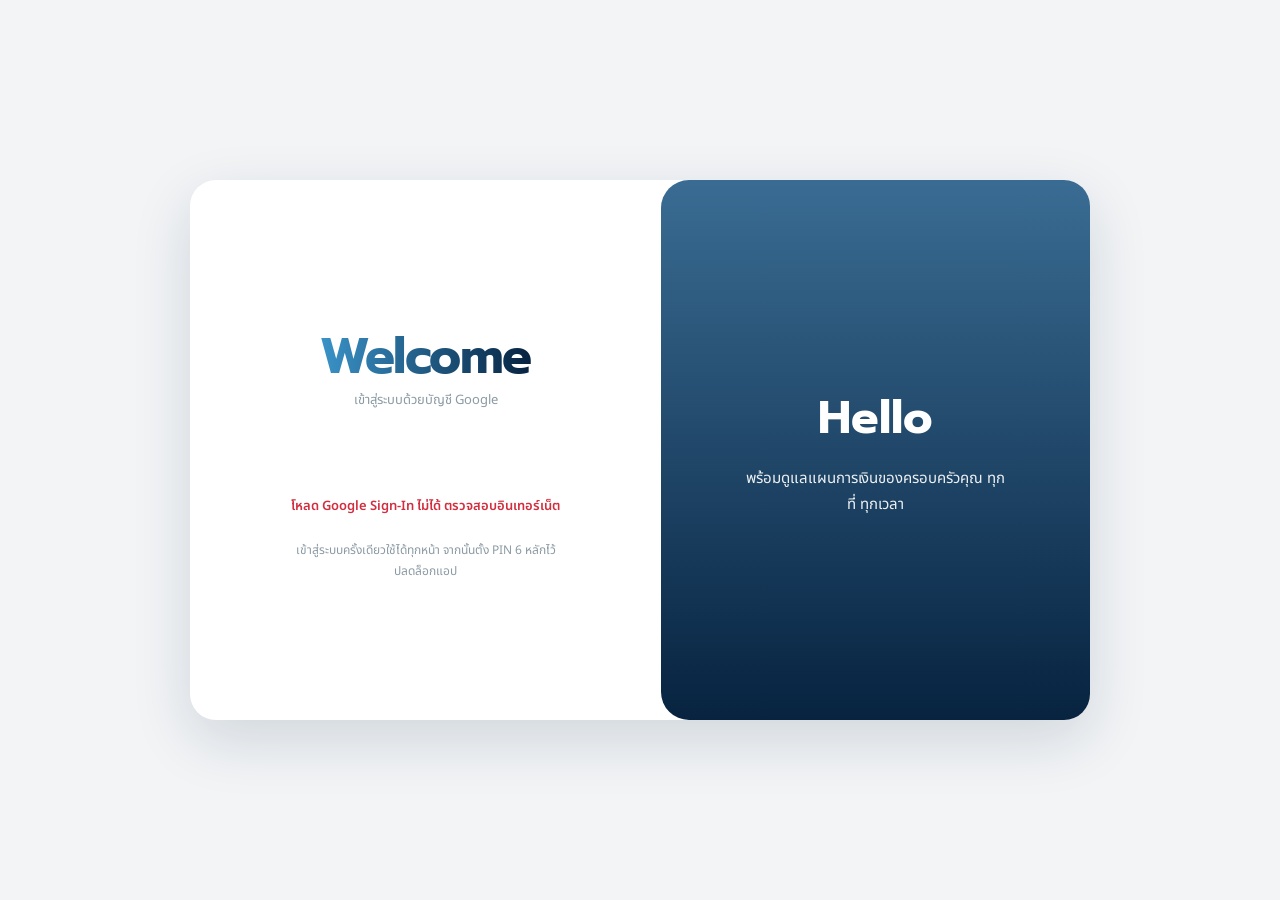
<file: index.html>
<!DOCTYPE html>
<html lang="th">
<head>
<meta charset="UTF-8">
<meta name="viewport" content="width=device-width, initial-scale=1, viewport-fit=cover">
<title>My Family Funds — เมนูหลัก</title>
<meta name="theme-color" content="#072340">
<link rel="manifest" href="manifest.json">
<link rel="apple-touch-icon" href="portfolio/icon-192.png">
<link rel="icon" href="portfolio/icon-192.png">
<link rel="preconnect" href="https://fonts.googleapis.com">
<link href="https://fonts.googleapis.com/css2?family=Prompt:wght@500;600;700&family=Noto+Sans+Thai:wght@400;500;600;700&display=swap" rel="stylesheet">
<link rel="stylesheet" href="shell.css">

</head>
<body class="mff-home">

<div class="mff-app">

  <div class="mff-hero-wrap">
    <div class="mff-topbar">
      <span></span>
      <div class="dots" aria-hidden="true">
        <svg viewBox="0 0 24 24" fill="none" stroke="currentColor" stroke-width="2"><circle cx="5" cy="12" r="1.4"/><circle cx="12" cy="12" r="1.4"/><circle cx="19" cy="12" r="1.4"/></svg>
      </div>
    </div>

    <div class="mff-hero">
      <p class="eyebrow" id="mffGreetLine">สวัสดี 👋</p>
      <h1>เลือกเมนูที่ต้องการ<br>ใช้งานได้เลย</h1>
    </div>

    <svg class="wave" viewBox="0 0 460 60" preserveAspectRatio="none" xmlns="http://www.w3.org/2000/svg">
      <path d="M0,30 C 80,55 160,10 240,28 C 320,46 400,15 460,32 L460,60 L0,60 Z" fill="#ffffff" opacity="0.07"/>
      <path d="M0,40 C 90,60 170,25 250,38 C 330,50 400,22 460,40 L460,60 L0,60 Z" fill="#ffffff" opacity="0.1"/>
    </svg>
  </div>



  <div class="mff-grid">

    <a class="mff-card" href="profile/index.html">
      <span class="avatar">
        <svg viewBox="0 0 24 24" fill="none" stroke="currentColor" stroke-width="1.8"><circle cx="12" cy="8" r="4"/><path d="M4 20c0-4 3.6-6 8-6s8 2 8 6"/></svg>
      </span>
      <h3>My Profile</h3>
      <p>ข้อมูลสมาชิกในครอบครัว รูปถ่ายและรายละเอียดส่วนตัว</p>
    </a>

    <a class="mff-card" href="portfolio/index.html">
      <span class="icon-wrap">
        <svg viewBox="0 0 24 24" fill="none" stroke="currentColor" stroke-width="1.8" stroke-linecap="round" stroke-linejoin="round"><path d="M4 19V10"/><path d="M10 19V5"/><path d="M16 19v-8"/><path d="M4 19h16"/><path d="M13 6l4.5-2.5L21 6"/><path d="M17.5 3.5V7h3.5"/></svg>
      </span>
      <h3>My Portfolio</h3>
      <p>พอร์ตกองทุนครอบครัว กราฟและแดชบอร์ด</p>
    </a>

    <a class="mff-card" href="bookshelf/index.html">
      <span class="icon-wrap">
        <svg viewBox="0 0 24 24" fill="none" stroke="currentColor" stroke-width="1.8" stroke-linecap="round" stroke-linejoin="round"><path d="M4 4.5C4 4 4.6 3.6 5.3 3.6H10a2 2 0 0 1 2 2V20a2 2 0 0 0-2-1.6H4z"/><path d="M20 4.5c0-.5-.6-.9-1.3-.9H14a2 2 0 0 0-2 2V20a2 2 0 0 1 2-1.6h6z"/></svg>
      </span>
      <h3>My Bookshelf</h3>
      <p>คลังหนังสือครอบครัว ค้นหาและยืมอ่านได้</p>
    </a>

    <a class="mff-card" href="money/index.html">
      <span class="icon-wrap">
        <svg viewBox="0 0 24 24" fill="none" stroke="currentColor" stroke-width="1.8" stroke-linecap="round" stroke-linejoin="round"><rect x="3" y="6" width="18" height="13" rx="2.5"/><path d="M3 10h18"/><circle cx="7" cy="14.2" r="1.1" fill="currentColor" stroke="none"/></svg>
      </span>
      <h3>My Money</h3>
      <p>สรุปรายรับรายจ่าย</p>
    </a>

    <a class="mff-card" href="calendar/index.html">
      <span class="icon-wrap">
        <svg viewBox="0 0 24 24" fill="none" stroke="currentColor" stroke-width="1.8" stroke-linecap="round" stroke-linejoin="round"><rect x="3.5" y="5" width="17" height="15" rx="2.5"/><path d="M3.5 10h17M8 3v4M16 3v4"/><circle cx="8.5" cy="14.5" r="1" fill="currentColor"/><circle cx="12" cy="14.5" r="1" fill="currentColor"/></svg>
      </span>
      <h3>My Calendar</h3>
      <p>ปฏิทิน · Google Calendar</p>
    </a>

    <a class="mff-card" href="my-plan/index.html">
      <span class="icon-wrap">
        <svg viewBox="0 0 24 24" fill="none" stroke="currentColor" stroke-width="1.8" stroke-linecap="round" stroke-linejoin="round"><rect x="5" y="4" width="14" height="17" rx="2.5"/><path d="M9 4.5h6M9 12.5l2 2 4-4.5M9 18h6"/></svg>
      </span>
      <h3>My Plan</h3>
      <p>แผนภาษี ประกันสังคม บ้าน การลงทุน และเกษียณ</p>
    </a>
  </div>

</div>

<nav class="mff-bottomnav">
  <a class="mff-navbtn active" href="index.html">
    <svg viewBox="0 0 24 24" fill="none" stroke="currentColor" stroke-width="1.9"><path d="M4 11.5 12 4l8 7.5"/><path d="M6 10v9a1 1 0 0 0 1 1h3v-6h4v6h3a1 1 0 0 0 1-1v-9"/></svg>
    หน้าแรก
  </a>
  <button type="button" class="mff-navbtn" id="navSearchBtn">
    <svg viewBox="0 0 24 24" fill="none" stroke="currentColor" stroke-width="1.9"><circle cx="11" cy="11" r="7"/><path d="m21 21-4.3-4.3"/></svg>
    ค้นหา
  </button>
  <button type="button" class="mff-navbtn" id="navNotifBtn">
    <svg viewBox="0 0 24 24" fill="none" stroke="currentColor" stroke-width="1.9"><path d="M18 8a6 6 0 0 0-12 0c0 5-2 6-2 6h16s-2-1-2-6"/><path d="M9.5 20a2.5 2.5 0 0 0 5 0"/></svg>
    <span id="notifBadge" class="mff-badge-dot" hidden></span>
    แจ้งเตือน
  </button>
  <a class="mff-navbtn" href="settings/index.html">
    <svg viewBox="0 0 24 24" fill="none" stroke="currentColor" stroke-width="1.9"><circle cx="12" cy="12" r="3"/><path d="M19.4 15a1.7 1.7 0 0 0 .3 1.9l.1.1a2 2 0 1 1-2.8 2.8l-.1-.1a1.7 1.7 0 0 0-1.9-.3 1.7 1.7 0 0 0-1 1.5V21a2 2 0 1 1-4 0v-.1a1.7 1.7 0 0 0-1-1.6 1.7 1.7 0 0 0-1.9.3l-.1.1a2 2 0 1 1-2.8-2.8l.1-.1a1.7 1.7 0 0 0 .3-1.9 1.7 1.7 0 0 0-1.5-1H3a2 2 0 1 1 0-4h.1a1.7 1.7 0 0 0 1.6-1 1.7 1.7 0 0 0-.3-1.9l-.1-.1a2 2 0 1 1 2.8-2.8l.1.1a1.7 1.7 0 0 0 1.9.3H9a1.7 1.7 0 0 0 1-1.5V3a2 2 0 1 1 4 0v.1a1.7 1.7 0 0 0 1 1.5 1.7 1.7 0 0 0 1.9-.3l.1-.1a2 2 0 1 1 2.8 2.8l-.1.1a1.7 1.7 0 0 0-.3 1.9V9a1.7 1.7 0 0 0 1.5 1H21a2 2 0 1 1 0 4h-.1a1.7 1.7 0 0 0-1.5 1z"/></svg>
    Setting
  </a>
</nav>

<script src="config.js"></script>
<script src="admin-login.js"></script>
<script src="settings-store.js"></script>
<script src="data-safety.js"></script>
<script>
(function(){
  var h=new Date().getHours();
  var g=h<11?'อรุณสวัสดิ์ ☀️':h<17?'สวัสดีตอนบ่าย 👋':'สวัสดีตอนเย็น 🌙';
  var el=document.getElementById('mffGreetLine');
  if(el) el.textContent=g;
})();
if('serviceWorker' in navigator){
  window.addEventListener('load', function(){
    navigator.serviceWorker.register('sw.js').catch(function(){});
  });
}

/* ===================== ค้นหา + แจ้งเตือน (bottom nav) =====================
   ทั้งสองฟีเจอร์อ่านจาก localStorage cache ที่แต่ละโมดูลเก็บไว้ในเครื่องนี้
   (โมดูลไหนยังไม่เคยเปิดก็จะยังไม่มี cache — ถือว่ายังไม่มีข้อมูล) ไม่ยิง
   network เพิ่มและไม่ผูกกับ Google Sheets โดยตรง จึงเปิดได้เร็วและออฟไลน์ได้ */
(function(){
  'use strict';
  function esc(s){return String(s==null?'':s).replace(/[&<>'"]/g,function(c){return {'&':'&amp;','<':'&lt;','>':'&gt;',"'":'&#39;','"':'&quot;'}[c];});}
  function readJSON(key,fallback){ try{ var raw=localStorage.getItem(key); return raw?JSON.parse(raw):fallback; }catch(e){ return fallback; } }

  function openSheet(title,bodyHtml){
    closeSheet();
    var o=document.createElement('div'); o.className='mff-sheet-overlay'; o.id='mffSheetOverlay';
    o.innerHTML='<div class="mff-sheet-card">'+
      '<div class="mff-sheet-head"><h3>'+esc(title)+'</h3><button type="button" class="mff-sheet-close" id="mffSheetCloseBtn">×</button></div>'+
      '<div class="mff-sheet-body" id="mffSheetBody">'+bodyHtml+'</div>'+
    '</div>';
    document.body.appendChild(o);
    o.addEventListener('click',function(e){ if(e.target===o) closeSheet(); });
    document.getElementById('mffSheetCloseBtn').onclick=closeSheet;
    return o;
  }
  function closeSheet(){ var o=document.getElementById('mffSheetOverlay'); if(o) o.remove(); }

  /* ---------- ค้นหา ---------- */
  function monthLabelTH(key){
    var THAI_MONTHS=['มกราคม','กุมภาพันธ์','มีนาคม','เมษายน','พฤษภาคม','มิถุนายน','กรกฎาคม','สิงหาคม','กันยายน','ตุลาคม','พฤศจิกายน','ธันวาคม'];
    var parts=String(key||'').split('-'); var y=Number(parts[0]),m=Number(parts[1]);
    if(!y||!m) return key||'';
    return THAI_MONTHS[m-1]+' '+(y+543);
  }
  function collectSearchIndex(){
    var groups=[];

    var profiles=readJSON('mff_profiles_cache_v1',null);
    if(Array.isArray(profiles)){
      groups.push({key:'profile',title:'My Profile',icon:'👤',href:'profile/index.html',
        items:profiles.map(function(p){ return {label:((p.firstName||'')+' '+(p.lastName||'')).trim()||'(ไม่มีชื่อ)', sub:p.relation||p.phone||''}; })});
    }

    var portfolio=readJSON('khlangthun_portfolio_oldui_latest_v4',null);
    if(portfolio && Array.isArray(portfolio.funds)){
      groups.push({key:'portfolio',title:'My Portfolio',icon:'📊',href:'portfolio/index.html',
        items:portfolio.funds.map(function(f){ return {label:f.name||f.id||'(กองทุน)', sub:f.owner?('เจ้าของ: '+f.owner):''}; })});
    }

    var books=readJSON('mff_bookshelf_cache_v1',null);
    if(Array.isArray(books)){
      groups.push({key:'bookshelf',title:'My Bookshelf',icon:'📚',href:'bookshelf/index.html',
        items:books.map(function(b){ return {label:b.title||'(ไม่มีชื่อ)', sub:b.status||''}; })});
    }

    var money=readJSON('mff_money_cache_v3',null);
    if(Array.isArray(money)){
      var seen={}, uniq=[];
      money.forEach(function(t){
        var k=(t.category||'')+'|'+(t.type||'');
        if(t.category && !seen[k]){ seen[k]=true; uniq.push({label:t.category, sub:monthLabelTH(t.month)+' • ฿'+(Number(t.amount)||0).toLocaleString('th-TH')}); }
      });
      groups.push({key:'money',title:'My Money',icon:'💰',href:'money/monthly.html',items:uniq});
    }

    return groups;
  }
  function renderSearchResults(term){
    var groups=collectSearchIndex();
    var hasAnyCache=groups.length>0;
    term=(term||'').trim().toLowerCase();
    var resultsEl=document.getElementById('mffSearchResults');
    if(!resultsEl) return;
    if(!term){
      resultsEl.innerHTML='<div class="mff-search-empty">พิมพ์ชื่อคน เบอร์โทร กองทุน หนังสือ หรือหมวดรายจ่าย เพื่อค้นหาในทุกโมดูล'+(hasAnyCache?'':'<br><br>ยังไม่มีข้อมูลให้ค้นหา — ลองเปิดใช้งานแต่ละโมดูลก่อนสักครั้ง')+'</div>';
      return;
    }
    var html='', found=0;
    groups.forEach(function(g){
      var matches=g.items.filter(function(it){ return (it.label||'').toLowerCase().indexOf(term)!==-1 || (it.sub||'').toLowerCase().indexOf(term)!==-1; }).slice(0,8);
      if(!matches.length) return;
      found+=matches.length;
      html+='<div class="mff-search-group"><h4>'+esc(g.title)+'</h4>'+
        matches.map(function(it){
          return '<a class="mff-search-item" href="'+g.href+'"><span class="ic">'+g.icon+'</span><span class="tx"><b>'+esc(it.label)+'</b>'+(it.sub?'<span>'+esc(it.sub)+'</span>':'')+'</span></a>';
        }).join('')+
      '</div>';
    });
    resultsEl.innerHTML=found?html:'<div class="mff-search-empty">ไม่พบรายการที่ตรงกับ "'+esc(term)+'"</div>';
  }
  var contactSeq=0;
  function searchContacts(term){
    var seq=++contactSeq,resultsEl=document.getElementById('mffSearchResults');
    term=(term||'').trim();
    if(!resultsEl||term.length<2||!window.MFFAuth||!MFFAuth.call) return;
    var box=document.createElement('div');box.className='mff-search-group';box.id='mffContactBox';
    box.innerHTML='<h4>รายชื่อติดต่อ (Google Contacts)</h4><div class="mff-search-empty" style="padding:8px 0">กำลังค้นหา…</div>';
    resultsEl.appendChild(box);
    MFFAuth.call('searchContacts',{q:term}).then(function(r){
      var inp=document.getElementById('mffSearchInput');
      if(seq!==contactSeq||!inp||inp.value.trim()!==term||!document.getElementById('mffContactBox')) return;
      var b=document.getElementById('mffContactBox'),rows='';
      if(r&&r.ok){
        (r.items||[]).forEach(function(c){
          (c.phones&&c.phones.length?c.phones:['']).forEach(function(p){
            var tel=p.replace(/[^\d+]/g,'');
            rows+='<a class="mff-search-item" '+(tel?'href="tel:'+esc(tel)+'"':'')+'><span class="ic">📞</span><span class="tx"><b>'+esc(c.name||p)+'</b>'+(p&&c.name?'<span>'+esc(p)+'</span>':'')+'</span></a>';
          });
        });
        if(!rows){ b.innerHTML='<h4>รายชื่อติดต่อ (Google Contacts)</h4><div class="mff-search-empty" style="padding:8px 0">ไม่พบในรายชื่อติดต่อ</div>'; return; }
        var emp=resultsEl.querySelector(':scope > .mff-search-empty'); if(emp) emp.remove();
        b.innerHTML='<h4>รายชื่อติดต่อ (Google Contacts)</h4>'+rows;
      }else{
        b.innerHTML='<h4>รายชื่อติดต่อ (Google Contacts)</h4><div class="mff-search-empty" style="padding:8px 0;font-size:11.5px">ค้นหารายชื่อไม่ได้: '+esc((r&&r.error)||'ไม่ทราบสาเหตุ')+'</div>';
      }
    }).catch(function(){ var b=document.getElementById('mffContactBox'); if(b&&seq===contactSeq) b.remove(); });
  }
  function openSearch(){
    openSheet('ค้นหา',
      '<div class="mff-search-box">'+
        '<svg viewBox="0 0 24 24" fill="none" stroke="currentColor" stroke-width="2"><circle cx="11" cy="11" r="7"/><path d="m21 21-4.3-4.3"/></svg>'+
        '<input id="mffSearchInput" placeholder="ค้นหาคน กองทุน หนังสือ รายจ่าย เบอร์โทร..." autocomplete="off">'+
      '</div><div id="mffSearchResults"></div>');
    var input=document.getElementById('mffSearchInput');
    var timer=null;
    input.addEventListener('input',function(){ clearTimeout(timer); var v=input.value; timer=setTimeout(function(){ renderSearchResults(v); searchContacts(v); },200); });
    renderSearchResults('');
    setTimeout(function(){ input.focus(); },150);
  }

  /* ---------- แจ้งเตือน ---------- */
  function monthKeyNow(){ var d=new Date(); return d.getFullYear()+'-'+String(d.getMonth()+1).padStart(2,'0'); }
  function buildNotifications(){
    var list=[];
    try{ window.MFFSettings&&MFFSettings.hydrate(); }catch(e){}

    var sheetsConnected = localStorage.getItem('google_sheets_connected')==='1';
    if(!sheetsConnected){
      list.push({level:'warn', icon:'⚠️', title:'ยังไม่ได้เชื่อมต่อ Google Sheets',
        text:'ข้อมูลจะถูกเก็บในเครื่องนี้เท่านั้น ไปเชื่อมต่อได้จากหน้าโมดูลใดก็ได้ (ปุ่ม "เชื่อมต่อ")', href:null});
    }

    var money=readJSON('mff_money_cache_v3',null);
    if(Array.isArray(money)){
      var mk=monthKeyNow();
      var hasThisMonth=money.some(function(t){ return t.month===mk; });
      if(!hasThisMonth){
        list.push({level:'warn', icon:'💰', title:'ยังไม่ได้บันทึกรายรับ-รายจ่ายเดือนนี้',
          text:'ไปกรอกข้อมูลเดือนนี้ที่ My Money ได้เลย', href:'money/monthly.html', hrefLabel:'ไปที่ My Money →'});
      }
    }

    var profiles=readJSON('mff_profiles_cache_v1',null);
    if(Array.isArray(profiles) && profiles.length===0){
      list.push({level:'info', icon:'👤', title:'ยังไม่มีข้อมูลสมาชิกครอบครัว',
        text:'เพิ่มสมาชิกคนแรกได้ที่ My Profile', href:'profile/index.html', hrefLabel:'ไปที่ My Profile →'});
    }

    var portfolio=readJSON('khlangthun_portfolio_oldui_latest_v4',null);
    if(portfolio && Array.isArray(portfolio.funds) && portfolio.funds.length===0){
      list.push({level:'info', icon:'📊', title:'ยังไม่มีกองทุนในพอร์ต',
        text:'เพิ่มกองทุนแรกได้ที่ My Portfolio', href:'portfolio/index.html', hrefLabel:'ไปที่ My Portfolio →'});
    }

    var books=readJSON('mff_bookshelf_cache_v1',null);
    if(Array.isArray(books) && books.length===0){
      list.push({level:'info', icon:'📚', title:'ชั้นหนังสือยังว่างอยู่',
        text:'เพิ่มหนังสือเล่มแรกได้ที่ My Bookshelf', href:'bookshelf/index.html', hrefLabel:'ไปที่ My Bookshelf →'});
    }

    // งบรายหมวด (My Money > รายวัน)
    try{
      var bg=readJSON('mff_daily_budget_v1',null), dly=readJSON('mff_daily_cache_v1',[]);
      if(bg && Array.isArray(dly)){
        var nowD=new Date(), mk2=nowD.getFullYear()+'-'+String(nowD.getMonth()+1).padStart(2,'0'), byCat={}, tot=0;
        dly.forEach(function(e){ if((e.date||'').slice(0,7)!==mk2) return; var a=Number(e.amount)||0; byCat[e.category]=(byCat[e.category]||0)+a; tot+=a; });
        var over=[]; if(bg.total>0) over.push({n:'รวมทั้งเดือน',s:tot,l:Number(bg.total)});
        Object.keys(bg.cats||{}).forEach(function(c){ var l=Number(bg.cats[c])||0; if(l>0) over.push({n:c,s:byCat[c]||0,l:l}); });
        over.map(function(o){o.p=o.s/o.l*100;return o}).filter(function(o){return o.p>=80}).sort(function(a,b){return b.p-a.p}).slice(0,3).forEach(function(o){
          var f=function(n){return Math.round(n).toLocaleString('th-TH')};
          list.push({level:o.p>=100?'warn':'info', icon:'💸',
            title:'งบ '+o.n+(o.p>=100?' เกินแล้ว ':' ใช้ไปแล้ว ')+Math.round(o.p)+'%',
            text:'฿'+f(o.s)+' จากงบ ฿'+f(o.l)+' ของเดือนนี้', href:'money/daily.html', hrefLabel:'ดูงบ My Money →'});
        });
      }
    }catch(e){}

    // เอกสารใกล้หมดอายุ (จาก My Profile)
    try{
      var ppl=readJSON('mff_profiles_cache_v1',[]), today=new Date(); today.setHours(0,0,0,0);
      var TM=['ม.ค.','ก.พ.','มี.ค.','เม.ย.','พ.ค.','มิ.ย.','ก.ค.','ส.ค.','ก.ย.','ต.ค.','พ.ย.','ธ.ค.'], due=[];
      (Array.isArray(ppl)?ppl:[]).forEach(function(pp){
        (Array.isArray(pp.documents)?pp.documents:[]).forEach(function(d){
          var m=/^(\d{4})-(\d{2})-(\d{2})$/.exec(d&&d.expiry||''); if(!m) return;
          var days=Math.round((new Date(+m[1],+m[2]-1,+m[3])-today)/86400000);
          if(days<=60) due.push({days:days,who:pp.firstName||'สมาชิก',type:d.type||'เอกสาร',date:(+m[3])+' '+TM[+m[2]-1]+' '+(+m[1]+543)});
        });
      });
      due.sort(function(a,b){return a.days-b.days}).slice(0,5).forEach(function(x){
        list.push({level:x.days<=30?'warn':'info', icon:'🪪',
          title:x.who+' · '+x.type+(x.days<0?' หมดอายุแล้ว '+Math.abs(x.days)+' วัน':x.days===0?' หมดอายุวันนี้':' จะหมดอายุใน '+x.days+' วัน'),
          text:'ครบกำหนด '+x.date+' — ต่ออายุก่อนครบกำหนด', href:'profile/index.html', hrefLabel:'เปิด My Profile →'});
      });
    }catch(e){}

    // หนังสือที่ให้ยืม ใกล้ครบกำหนด/เกินกำหนด (จาก My Bookshelf)
    try{
      var shelf=readJSON('mff_bookshelf_cache_v1',[]), t0=new Date(); t0.setHours(0,0,0,0);
      var BM=['ม.ค.','ก.พ.','มี.ค.','เม.ย.','พ.ค.','มิ.ย.','ก.ค.','ส.ค.','ก.ย.','ต.ค.','พ.ย.','ธ.ค.'], lend=[];
      (Array.isArray(shelf)?shelf:[]).forEach(function(bk){
        var m=/^(\d{4})-(\d{2})-(\d{2})$/.exec(bk&&bk.dueDate||''); if(!bk.borrower||!m) return;
        var days=Math.round((new Date(+m[1],+m[2]-1,+m[3])-t0)/86400000);
        if(days<=3) lend.push({days:days,title:bk.title||'หนังสือ',who:bk.borrower,date:(+m[3])+' '+BM[+m[2]-1]+' '+(+m[1]+543)});
      });
      lend.sort(function(a,b){return a.days-b.days}).slice(0,4).forEach(function(x){
        list.push({level:x.days<0?'warn':'info', icon:'📚',
          title:x.who+' ยืม "'+x.title+'" '+(x.days<0?'เกินกำหนด '+Math.abs(x.days)+' วัน':x.days===0?'ครบกำหนดวันนี้':'ครบกำหนดใน '+x.days+' วัน'),
          text:'กำหนดคืน '+x.date, href:'bookshelf/index.html', hrefLabel:'เปิด My Bookshelf →'});
      });
    }catch(e){}

    // Sync queue: แจ้งเตือนสิ่งที่แก้ไว้ตอน Offline และยังรอขึ้น Google Sheets
    try{
      var q=window.MFFDataSafety?.exportQueue?.()||[];
      if(Array.isArray(q) && q.length){
        list.push({level:'warn',icon:'☁️',title:'มีข้อมูลรอ Sync '+q.length+' รายการ',
          text:'ข้อมูลบางรายการยังไม่ได้ขึ้น Google Sheets — เปิด Setting เพื่อตรวจและ Sync',href:'settings/index.html',hrefLabel:'ไปที่ Setting →'});
      }
    }catch(e){}

    if(localStorage.getItem('mff_auto_sync_online_v1')==='0'){
      list.push({level:'info',icon:'⚡',title:'Auto Sync ถูกปิดอยู่',
        text:'เมื่อกลับมา Online ระบบจะไม่ Sync ให้อัตโนมัติ',href:'settings/index.html',hrefLabel:'เปิด Auto Sync →'});
    }

    if(localStorage.getItem('mff_report_email_configured')!=='1'){
      list.push({level:'info',icon:'📧',title:'ยังไม่ได้ตั้งสรุปรายเดือนทางอีเมล',
        text:'ตั้งค่าอีเมลและทดสอบรายงานได้จาก Setting',href:'settings/index.html',hrefLabel:'ตั้งค่ารายงาน →'});
    }

    if(localStorage.getItem('mff_retirement_latest_experiment_v1')){
      try{
        var rr=JSON.parse(localStorage.getItem('mff_retirement_latest_experiment_v1'));
        var rd=rr&&rr.savedAt?new Date(rr.savedAt):null;
        list.push({level:'info',icon:'🎯',title:'มีการทดลองแผนเกษียณที่บันทึกล่าสุด',
          text:rd?'บันทึกล่าสุด '+rd.toLocaleString('th-TH',{dateStyle:'medium',timeStyle:'short'}):'มีข้อมูลการทดลองเกษียณที่บันทึกไว้',href:'portfolio/index.html',hrefLabel:'เปิด Retirement →'});
      }catch(e){}
    }

    return list;
  }
  function renderNotifBadge(){
    var list=buildNotifications();
    var badge=document.getElementById('notifBadge');
    if(!badge) return;
    if(list.length){ badge.hidden=false; badge.textContent=list.length>9?'9+':String(list.length); }
    else { badge.hidden=true; }
  }
  function openNotifications(){
    var list=buildNotifications();
    var html = list.length
      ? list.map(function(n){
          return '<div class="mff-notif-item '+(n.level==='warn'?'warn':'info')+'"><span class="ic">'+n.icon+'</span><span class="tx"><b>'+esc(n.title)+'</b><span>'+esc(n.text)+'</span>'+(n.href?('<br><a href="'+n.href+'">'+esc(n.hrefLabel||'ไปที่หน้านั้น →')+'</a>'):'')+'</span></div>';
        }).join('')
      : '<div class="mff-notif-empty">ไม่มีการแจ้งเตือนใหม่ 🎉</div>';
    openSheet('แจ้งเตือน', html);
  }

  document.getElementById('navSearchBtn').addEventListener('click', openSearch);
  document.getElementById('navNotifBtn').addEventListener('click', openNotifications);
  renderNotifBadge();
  window.addEventListener('storage', renderNotifBadge);
})();
</script>

</body>
</html>
</file>
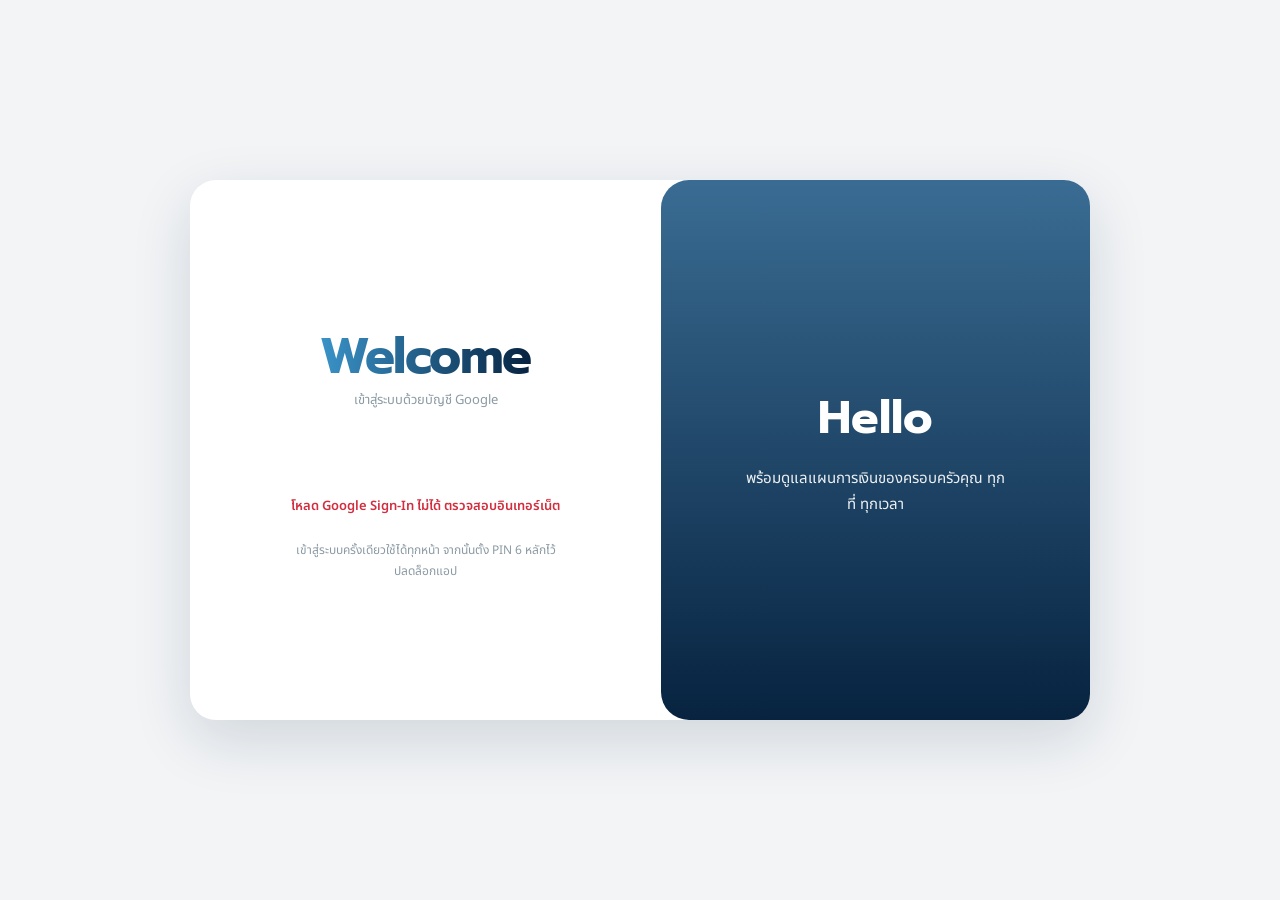
<file: bookshelf/index.html>
<!DOCTYPE html>
<html lang="th">
<head>
<meta charset="UTF-8">
<meta name="viewport" content="width=device-width, initial-scale=1, viewport-fit=cover">
<title>My Bookshelf — My Family Funds</title>
<meta name="theme-color" content="#072340">
<link rel="preconnect" href="https://fonts.googleapis.com">
<link href="https://fonts.googleapis.com/css2?family=Prompt:wght@500;600;700&family=Noto+Sans+Thai:wght@400;500;600;700&display=swap" rel="stylesheet">
<link rel="stylesheet" href="../shell.css">
<script src="../data-safety.js"></script>
<script src="https://accounts.google.com/gsi/client" async defer></script>
</head>
<body>

<div class="mff-app" style="padding-bottom:20px">

  <div class="mff-hero-wrap" style="padding-bottom:20px;border-radius:0 0 28px 28px">
    <div class="mff-topbar">
      <a class="back" href="../index.html" id="topBack">
        <svg viewBox="0 0 24 24" fill="none" stroke="currentColor" stroke-width="2.2"><path d="M15 5 8 12l7 7"/></svg>
        หน้าแรก
      </a>
      <span></span>
    </div>
    <div class="mff-hero" style="padding-top:0">
      <p class="eyebrow" style="margin-bottom:2px">My Bookshelf</p>
      <h1 style="font-size:19px;white-space:nowrap">คลังหนังสือครอบครัว</h1>
    </div>
  </div>

  <div id="sheetsBanner"></div>
  <div id="viewRoot"></div>

</div>

<script src="../config.js"></script>
<script src="../admin-login.js"></script>
<script src="../settings-store.js"></script>
<script src="../portfolio/auth-open.js"></script>
<script>
(function(){
'use strict';

const SHELVES=[
  {key:'reading', title:'หนังสือที่กำลังอ่าน', icon:'📖'},
  {key:'queued', title:'หนังสือที่รออ่าน', icon:'🕒'},
  {key:'finished', title:'หนังสืออ่านจบแล้ว', icon:'✅'},
];

/* ===================== Google Sheets sync — save shelf lists to a
   separate "BookshelfItems" tab in the same spreadsheet ===================== */
const SHEETS_SCOPE='https://www.googleapis.com/auth/spreadsheets';
const DRIVE_SCOPE='https://www.googleapis.com/auth/drive.readonly';
const CACHE_KEY='mff_bookshelf_cache_v1';
const SEARCH_CACHE_KEY='mff_bookshelf_search_cache_v2';
const BOOK_META_CACHE_KEY='mff_bookshelf_meta_cache_v1';
const TAB='BookshelfItems';
const HEADERS=['ID','Title','Status','DriveFileId','DriveFileName','MimeType','Size','WebViewLink','AddedAt','UpdatedAt','Progress','Borrower','DueDate','FinishedAt'];

let sheetsToken=null, sheetsTokenExpiresAt=0, sheetsClient=null;
let driveToken=null, driveTokenExpiresAt=0, driveClient=null;
let sheetId=localStorage.getItem('google_sheet_id')||'';
let books=[]; // {id,title,status,driveFileId,driveFileName,mimeType,size,webViewLink,addedAt,updatedAt}
let view={mode:'home'}; // 'home' | 'search'
let searchResults=[];
let searchTimer=null;
let selectedFileIds=new Set();

function getGoogleClientId(){return localStorage.getItem('google_client_id')||'';}
function esc(s){return String(s??'').replace(/[&<>'"]/g,c=>({'&':'&amp;','<':'&lt;','>':'&gt;',"'":'&#39;','"':'&quot;'}[c]));}
function uuid(){return 'b_'+Date.now().toString(36)+'_'+Math.random().toString(36).slice(2,9);}
function fmtSize(bytes){
  bytes=Number(bytes)||0;
  if(!bytes) return '';
  if(bytes<1024*1024) return Math.round(bytes/1024)+' KB';
  return (bytes/1024/1024).toFixed(1)+' MB';
}
function toast(msg){
  let t=document.getElementById('mffToast');
  if(!t){ t=document.createElement('div'); t.id='mffToast';
    t.style.cssText='position:fixed;left:50%;bottom:30px;transform:translateX(-50%);background:#14211D;color:#fff;padding:10px 16px;border-radius:999px;font-size:12.5px;z-index:6500;opacity:0;transition:opacity .2s;max-width:85vw;text-align:center';
    document.body.appendChild(t);
  }
  t.textContent=msg; t.style.opacity='1';
  clearTimeout(toast._tm); toast._tm=setTimeout(()=>{t.style.opacity='0';},2600);
}

/* ===================== tiny modal helper ===================== */
function modal(title, bodyHtml, buttons){
  closeModal();
  const d=document.createElement('div');
  d.id='mffModal';
  d.style.cssText='position:fixed;inset:0;z-index:5000;background:rgba(20,33,29,.45);display:flex;align-items:flex-end;justify-content:center';
  d.innerHTML=`<div style="width:100%;max-width:460px;max-height:80vh;background:var(--bg);border-radius:22px 22px 0 0;display:flex;flex-direction:column;overflow:hidden">
    <h3 style="margin:0;padding:18px 20px 10px;font-size:16px;flex:none">${esc(title)}</h3>
    <div id="mffModalBody" style="flex:1;min-height:0;overflow-y:auto;padding:0 20px">${bodyHtml}</div>
    <div style="display:flex;gap:10px;flex:none;padding:14px 20px calc(16px + env(safe-area-inset-bottom,0px))" id="mffModalBtns"></div>
  </div>`;
  document.body.appendChild(d);
  const btnWrap=document.getElementById('mffModalBtns');
  buttons.forEach(b=>{
    const btn=document.createElement('button');
    btn.className='mff-btn '+(b.ghost?'mff-btn-ghost':'mff-btn-primary');
    btn.textContent=b.label;
    btn.onclick=b.onClick;
    btnWrap.appendChild(btn);
  });
  d.addEventListener('click',e=>{ if(e.target===d) closeModal(); });
}
function closeModal(){ document.getElementById('mffModal')?.remove(); }

/* ===================== Google Sheets sync (same pattern as other modules) ===================== */
function sheetHeaders(extra){return Object.assign({'Authorization':'Bearer '+sheetsToken},extra||{});}
function ensureSheetsClient(cid){
  if(!window.google?.accounts?.oauth2){toast('Google API ยังโหลดไม่เสร็จ ลองใหม่อีกครั้ง');return null;}
  if(!sheetsClient||sheetsClient._cid!==cid){
    sheetsClient=google.accounts.oauth2.initTokenClient({client_id:cid,scope:SHEETS_SCOPE,callback:async r=>{
      if(r.error){toast('เชื่อมต่อ Google Sheets ไม่สำเร็จ');return;}
      sheetsToken=r.access_token;
      sheetsTokenExpiresAt=Date.now()+Math.max(60,(Number(r.expires_in)||3600)-60)*1000;
      window.MFFGoogleSession?.saveSheetsToken(sheetsToken,sheetsTokenExpiresAt);
      localStorage.setItem('google_sheets_connected','1');
      renderSheetsBanner();
      if(sheetsClient._mffResolve){const rr=sheetsClient._mffResolve;sheetsClient._mffResolve=null;rr(true);}
      render(); toast('เชื่อมต่อ Google Sheets แล้ว • ยังไม่ดึงข้อมูลอัตโนมัติ');
    }});
    sheetsClient._cid=cid;
  }
  return sheetsClient;
}
async function ensureSheetsAccess(interactive=true){
  if(sheetsToken && Date.now()<sheetsTokenExpiresAt) return true;
  const cached=window.MFFGoogleSession?.getSheetsToken();
  if(cached?.token){ sheetsToken=cached.token; sheetsTokenExpiresAt=cached.expiresAt; return true; }
  if(!interactive) return false;
  const cid=getGoogleClientId(); if(!cid||!sheetId) return false;
  const c=ensureSheetsClient(cid); if(!c) return false;
  // No silent OAuth here: navigation/module load must never trigger Google authorization.
  // If the session token is absent/expired, the user must explicitly reconnect from Settings.
  return false;
}
async function sheetsApi(url,opts={}){
  if(!sheetsToken) throw new Error('Google Sheets ยังไม่ได้รับสิทธิ์');
  const r=await fetch(url,Object.assign({headers:sheetHeaders({'Content-Type':'application/json'})},opts));
  if(r.status===401||r.status===403){localStorage.removeItem('google_sheets_connected');window.MFFGoogleSession?.clearSheetsToken();sheetsToken=null;throw new Error('สิทธิ์หมดอายุ กรุณาเชื่อมต่อใหม่');}
  if(!r.ok)throw new Error(await r.text());
  return r.json();
}
async function ensureBookshelfTab(){
  const meta=await sheetsApi(`https://sheets.googleapis.com/v4/spreadsheets/${encodeURIComponent(sheetId)}?fields=sheets.properties`);
  const titles=(meta.sheets||[]).map(s=>s.properties.title);
  if(!titles.includes(TAB)){
    await sheetsApi(`https://sheets.googleapis.com/v4/spreadsheets/${encodeURIComponent(sheetId)}:batchUpdate`,{method:'POST',body:JSON.stringify({requests:[{addSheet:{properties:{title:TAB}}}]})});
    await sheetsApi(`https://sheets.googleapis.com/v4/spreadsheets/${encodeURIComponent(sheetId)}/values/${TAB}!A1?valueInputOption=USER_ENTERED`,{method:'PUT',body:JSON.stringify({range:`${TAB}!A1`,majorDimension:'ROWS',values:[HEADERS]})});
  }
}
function mergeById(localList, remoteList){
  const map=new Map();
  remoteList.forEach(r=>map.set(r.id, r));
  localList.forEach(l=>{
    const r=map.get(l.id);
    if(!r){ map.set(l.id, l); return; }
    const lt=Date.parse(l.updatedAt)||0, rt=Date.parse(r.updatedAt)||0;
    map.set(l.id, lt>rt ? l : r);
  });
  return Array.from(map.values());
}
async function pullBooks(force){
  const j=await sheetsApi(`https://sheets.googleapis.com/v4/spreadsheets/${encodeURIComponent(sheetId)}/values/${TAB}!A:N`);
  const rows=(j.values||[]).slice(1);
  const remote=rows.filter(r=>r[0]).map(r=>({id:r[0],title:r[1]||'',status:r[2]||'queued',driveFileId:r[3]||'',driveFileName:r[4]||'',mimeType:r[5]||'',size:r[6]||'',webViewLink:r[7]||'',addedAt:r[8]||'',updatedAt:r[9]||'',...bookExtras(r)}));
  if(force){ books=remote; saveCache(); return; }
  const merged=mergeById(books, remote);
  const needsPushBack = JSON.stringify(merged.slice().sort((a,b)=>a.id<b.id?-1:1)) !== JSON.stringify(remote.slice().sort((a,b)=>a.id<b.id?-1:1));
  books=merged;
  saveCache();
  if(needsPushBack) await pushBooks();
}
async function pushBooks(){
  const values=[HEADERS].concat(books.map(b=>[b.id,b.title,b.status,b.driveFileId,b.driveFileName,b.mimeType,b.size,b.webViewLink,b.addedAt,b.updatedAt,b.progress||'',b.borrower||'',b.dueDate||'',b.finishedAt||'']));
  await ensureBookshelfTab();
  await sheetsApi(`https://sheets.googleapis.com/v4/spreadsheets/${encodeURIComponent(sheetId)}/values/${TAB}!A:N:clear`,{method:'POST',body:'{}'});
  await sheetsApi(`https://sheets.googleapis.com/v4/spreadsheets/${encodeURIComponent(sheetId)}/values/${TAB}!A1?valueInputOption=USER_ENTERED`,{method:'PUT',body:JSON.stringify({range:`${TAB}!A1`,majorDimension:'ROWS',values})});
}
async function syncSave(){
  saveCache();
  try{ localStorage.setItem('mff_sync_dirty_v1_bookshelf','1'); }catch(e){}
  toast('บันทึกในเครื่องแล้ว • กด Smart Sync ที่ Settings เพื่อซิงก์ Google Sheets');
}
function saveCache(){ try{ localStorage.setItem(CACHE_KEY, JSON.stringify(books)); }catch(e){} }
function loadCache(){ try{ const raw=localStorage.getItem(CACHE_KEY); if(raw) books=JSON.parse(raw); }catch(e){} }

function renderSheetsBanner(){
  const el=document.getElementById('sheetsBanner');
  const connected = sheetsToken || (localStorage.getItem('google_sheets_connected')==='1' && sheetId);
  if(!connected){
    el.innerHTML=`
      <div class="mff-banner">
        <div><b>ยังไม่เชื่อมต่อ Google Sheets</b>รายชื่อหนังสือจะบันทึกในเครื่องนี้เท่านั้นจนกว่าจะเชื่อมต่อ</div>
        <button id="connectSheetsBtn" type="button">เชื่อมต่อ</button>
      </div>`;
    document.getElementById('connectSheetsBtn').onclick=openConnectSheetsForm;
    return;
  }
  const lastSync=localStorage.getItem('sheet_last_sync_bookshelf');
  el.innerHTML=''; // ซิงก์อัตโนมัติแล้ว ไม่ต้องแสดงแถบสถานะ
}
function openConnectSheetsForm(){
  const cid=localStorage.getItem('google_client_id')||'';
  const sid=sheetId||'';
  const html=`
    <div class="mff-field-row"><div class="lbl">Client ID</div><input id="cfCid" value="${esc(cid)}" placeholder="วาง Google OAuth Client ID"></div>
    <div class="mff-field-row"><div class="lbl">Sheet ID</div><input id="cfSid" value="${esc(sid)}" placeholder="ใช้ Spreadsheet ID เดียวกับโมดูลอื่น"></div>
    <p style="font-size:11.5px;color:var(--ink-soft);padding:0 0 6px">ใช้ Client ID / Sheet ID ชุดเดียวกับโมดูลอื่นได้เลย ข้อมูลจะไปอยู่คนละแท็บ (BookshelfItems)</p>`;
  modal('เชื่อมต่อ Google Sheets', html, [
    {label:'ยกเลิก', ghost:true, onClick:closeModal},
    {label:'เชื่อมต่อ', onClick:async()=>{
      const cid=document.getElementById('cfCid').value.trim();
      const sid=document.getElementById('cfSid').value.trim();
      if(!cid||!sid){ toast('กรุณากรอกให้ครบ'); return; }
      localStorage.setItem('google_client_id',cid);
      sheetId=sid; localStorage.setItem('google_sheet_id',sid);
      closeModal();
      const c=ensureSheetsClient(cid);
      if(c) c.requestAccessToken({prompt:'consent'});
    }}
  ]);
}

/* ===================== Google Drive (read-only search + download) ===================== */
function ensureDriveClient(cid){
  if(!window.google?.accounts?.oauth2){toast('Google API ยังโหลดไม่เสร็จ ลองใหม่อีกครั้ง');return null;}
  if(!driveClient||driveClient._cid!==cid){
    driveClient=google.accounts.oauth2.initTokenClient({client_id:cid,scope:DRIVE_SCOPE,callback:r=>{
      if(r.error){toast('เชื่อมต่อ Google Drive ไม่สำเร็จ');return;}
      driveToken=r.access_token;
      driveTokenExpiresAt=Date.now()+Math.max(60,(Number(r.expires_in)||3600)-60)*1000;
      window.MFFGoogleSession?.saveDriveToken(driveToken,driveTokenExpiresAt);
      localStorage.setItem('google_drive_connected','1');
      if(driveClient._mffResolve){const rr=driveClient._mffResolve;driveClient._mffResolve=null;rr(true);}
    }});
    driveClient._cid=cid;
  }
  return driveClient;
}
async function ensureDriveAccess(promptType){
  if(driveToken && Date.now()<driveTokenExpiresAt) return true;
  const cached=window.MFFGoogleSession?.getDriveToken();
  if(cached?.token){ driveToken=cached.token; driveTokenExpiresAt=cached.expiresAt; return true; }
  const cid=getGoogleClientId();
  if(!cid){ toast('กรุณาเชื่อมต่อ Google Sheets ก่อน (ใช้ Client ID เดียวกัน)'); return false; }
  const c=ensureDriveClient(cid); if(!c) return false;
  // Only an explicit user action should request Drive OAuth.
  if(promptType==='consent'){
    return new Promise(resolve=>{
      c._mffResolve=resolve;
      try{ c.requestAccessToken({prompt:'consent'}); }catch(e){ c._mffResolve=null; resolve(false); }
      setTimeout(()=>{ if(c._mffResolve){ c._mffResolve=null; resolve(!!driveToken); } },8000);
    });
  }
  return false;
}
function fileIconSvg(mimeType){
  if((mimeType||'').includes('pdf')) return `<svg viewBox="0 0 24 24" fill="none" stroke="currentColor" stroke-width="1.8"><path d="M6 3h8l4 4v14H6z"/><path d="M14 3v4h4"/></svg>`;
  if((mimeType||'').includes('image')) return `<svg viewBox="0 0 24 24" fill="none" stroke="currentColor" stroke-width="1.8"><rect x="3" y="4" width="18" height="16" rx="2"/><circle cx="8.5" cy="9.5" r="1.5"/><path d="m21 16-5-5-9 9"/></svg>`;
  return `<svg viewBox="0 0 24 24" fill="none" stroke="currentColor" stroke-width="1.8"><path d="M6 3h8l4 4v14H6z"/><path d="M14 3v4h4"/><path d="M9 13h6M9 17h6"/></svg>`;
}
function normalizeSearchTerm(term){return String(term||'').trim().toLowerCase().replace(/\s+/g,' ');}
function bookCacheKey(file){
  if(file && file.id) return 'drive:'+String(file.id);
  return 'title:'+normalizeSearchTerm(file && (file.title||file.name||''));
}
function loadSearchCache(){try{return JSON.parse(localStorage.getItem(SEARCH_CACHE_KEY)||'{}')||{};}catch(e){return {};}}
function saveSearchCache(cache){try{localStorage.setItem(SEARCH_CACHE_KEY,JSON.stringify(cache));}catch(e){}}
function loadBookMetaCache(){try{return JSON.parse(localStorage.getItem(BOOK_META_CACHE_KEY)||'{}')||{};}catch(e){return {};}}
function saveBookMetaCache(cache){try{localStorage.setItem(BOOK_META_CACHE_KEY,JSON.stringify(cache));}catch(e){}}
function cacheSearchResults(term,results){
  const cache=loadSearchCache();
  const now=new Date().toISOString();
  cache[normalizeSearchTerm(term)]={results:Array.isArray(results)?results:[],fetchedAt:now,version:2};
  (Array.isArray(results)?results:[]).forEach(f=>{
    const k=bookCacheKey(f); if(!k)return;
    const meta=loadBookMetaCache();
    meta[k]=Object.assign({},meta[k]||{},f,{cachedAt:now});
    saveBookMetaCache(meta);
  });
  saveSearchCache(cache);
}
function clearBookSearchCache(){try{localStorage.removeItem(SEARCH_CACHE_KEY);localStorage.removeItem(BOOK_META_CACHE_KEY);}catch(e){} toast('ล้างแคชการค้นหาแล้ว');}
function findSavedBook(term){
  const k=normalizeSearchTerm(term); if(!k)return null;
  return books.find(b=>normalizeSearchTerm(b.title)===k) || books.find(b=>normalizeSearchTerm(b.driveFileName)===k) || null;
}
async function driveQuickSearch(term){
  const q=encodeURIComponent(`name contains '${term.replace(/'/g,"\\'")}' and trashed=false`);
  const url=`https://www.googleapis.com/drive/v3/files?q=${q}&fields=files(id,name,mimeType,size,webViewLink)&pageSize=30&supportsAllDrives=true&includeItemsFromAllDrives=true&corpora=allDrives`;
  const r=await fetch(url,{headers:{Authorization:'Bearer '+driveToken}});
  if(r.status===401||r.status===403){ driveToken=null; window.MFFGoogleSession?.clearDriveToken(); throw new Error('สิทธิ์ Drive หมดอายุ กรุณาเชื่อมต่อใหม่'); }
  if(!r.ok) throw new Error(await r.text());
  const j=await r.json();
  return j.files||[];
}
async function doSearch(term,force=false){
  const box=document.getElementById('searchStatus');
  const key=normalizeSearchTerm(term);
  if(!key){ searchResults=[]; selectedFileIds.clear(); renderSearchView(); return; }
  const cache=loadSearchCache();
  if(!force && cache[key]?.results){
    searchResults=cache[key].results;
    renderSearchView();
    return;
  }
  const ok=await ensureDriveAccess();
  if(!ok){ if(box) box.textContent='ยังไม่ได้เชื่อมต่อ Google Drive'; renderDriveConnectPrompt(); return; }
  if(box) box.textContent='กำลังค้นหาครั้งแรก...';
  try{
    searchResults=await driveQuickSearch(term);
    cache[key]={results:searchResults,fetchedAt:new Date().toISOString()};
    saveSearchCache(cache);
    renderSearchView();
  }catch(e){
    console.error(e);
    if(box) box.textContent='ค้นหาไม่สำเร็จ: '+e.message;
  }
}
async function downloadDriveFile(file, btnEl){
  btnEl?.classList.add('loading');
  try{
    const ok=await ensureDriveAccess('none');
    if(!ok) throw new Error('ยังไม่ได้เชื่อมต่อ Google Drive');
    const isNative=(file.mimeType||'').startsWith('application/vnd.google-apps.');
    const url=isNative
      ? `https://www.googleapis.com/drive/v3/files/${file.id}/export?mimeType=application/pdf`
      : `https://www.googleapis.com/drive/v3/files/${file.id}?alt=media`;
    const r=await fetch(url,{headers:{Authorization:'Bearer '+driveToken}});
    if(!r.ok) throw new Error('ดาวน์โหลดไม่สำเร็จ');
    const blob=await r.blob();
    const a=document.createElement('a');
    a.href=URL.createObjectURL(blob);
    a.download=isNative ? (file.name+'.pdf') : file.name;
    document.body.appendChild(a); a.click(); a.remove();
    toast('ดาวน์โหลดแล้ว');
  }catch(e){ toast(e.message||'ดาวน์โหลดไม่สำเร็จ'); }
  btnEl?.classList.remove('loading');
}

/* ===================== rendering ===================== */
function render(){
  const root=document.getElementById('viewRoot');
  if(view.mode==='search'){ renderSearchView(); return; }
  root.innerHTML=`
    <div class="mff-search-wrap">
      <svg viewBox="0 0 24 24" fill="none" stroke="currentColor" stroke-width="2"><circle cx="11" cy="11" r="7"/><path d="m21 21-4.3-4.3"/></svg>
      <input id="bookSearch" class="mff-search-input" placeholder="ค้นหาชื่อหนังสือใน Google Drive..." autocomplete="off">
    </div>
    ${renderGoalCard()}
    ${SHELVES.map(sh=>renderShelf(sh)).join('')}
  `;
  document.getElementById('bookBack')?.remove();
  const input=document.getElementById('bookSearch');
  input.addEventListener('input',()=>{
    clearTimeout(searchTimer);
    const term=input.value;
    searchTimer=setTimeout(()=>{
      if(term.trim()){ view={mode:'search'}; doSearch(term); }
    },450);
  });
  input.addEventListener('keydown',e=>{ if(e.key==='Enter'){ clearTimeout(searchTimer); view={mode:'search'}; doSearch(input.value); } });

  wireShelfEvents();
}


/* ===================== ความคืบหน้า / การยืม / เป้าหมายการอ่าน ===================== */
const BK_MON=['ม.ค.','ก.พ.','มี.ค.','เม.ย.','พ.ค.','มิ.ย.','ก.ค.','ส.ค.','ก.ย.','ต.ค.','พ.ย.','ธ.ค.'];
function bookExtras(r){
  const o={};
  if(r[10]!==undefined&&r[10]!=='') o.progress=Number(r[10])||0;
  if(r[11]) o.borrower=r[11];
  if(r[12]) o.dueDate=r[12];
  if(r[13]) o.finishedAt=r[13];
  return o;
}
function bkDaysTo(iso){
  const m=/^(\d{4})-(\d{2})-(\d{2})$/.exec(iso||''); if(!m) return null;
  const d=new Date(+m[1],+m[2]-1,+m[3]), n=new Date(); n.setHours(0,0,0,0);
  return Math.round((d-n)/86400000);
}
function bkFmtDate(iso){
  const m=/^(\d{4})-(\d{2})-(\d{2})$/.exec(iso||''); if(!m) return '';
  return (+m[3])+' '+BK_MON[+m[2]-1]+' '+(+m[1]+543);
}
function bookMetaHtml(b){
  const parts=[], pr=Math.max(0,Math.min(100,Number(b.progress)||0));
  if(b.status==='reading'||(pr>0&&b.status!=='finished')) parts.push(`<div class="mbk-prog"><div class="mbk-bar"><i style="width:${pr}%"></i></div><span>อ่านแล้ว ${pr}%</span></div>`);
  if(b.borrower){
    const d=bkDaysTo(b.dueDate); let cls='ok', txt=b.dueDate?('คืน '+bkFmtDate(b.dueDate)):'';
    if(d!==null){ if(d<0){cls='exp';txt='เกินกำหนด '+Math.abs(d)+' วัน';} else if(d<=3){cls='warn';txt='ครบกำหนดใน '+d+' วัน';} }
    parts.push(`<span class="mbk-chip ${cls}">📚 ${esc(b.borrower)} ยืมอยู่${txt?' · '+txt:''}</span>`);
  }
  return parts.length?`<div class="mbk-meta">${parts.join('')}</div>`:'';
}
function renderGoalCard(){
  const yr=new Date().getFullYear();
  let g=null; try{ g=window.MFFSettings&&MFFSettings.get('readingGoal',null); }catch(e){}
  const target=(g&&g.year===yr)?Number(g.target)||0:0;
  const done=books.filter(x=>x.status==='finished'&&String(x.finishedAt||'').slice(0,4)===String(yr)).length;
  const legacy=books.some(x=>x.status==='finished'&&!x.finishedAt);
  if(!target) return `<div class="mbk-goal"><button type="button" id="mbkGoalBtn" class="mbk-goal-set">🎯 ตั้งเป้าหมายการอ่านปีนี้</button></div>`;
  const pc=Math.min(100,Math.round(done/target*100));
  return `<div class="mbk-goal"><div class="mbk-goal-top"><b>🎯 เป้าหมายปี ${yr+543}</b><button type="button" id="mbkGoalBtn" class="mbk-goal-edit">แก้เป้า</button></div>
    <div class="mbk-goal-num"><span>${done}</span> / ${target} เล่ม</div><div class="mbk-bar big"><i style="width:${pc}%"></i></div>
    ${legacy?'<div class="mbk-hint">นับเฉพาะเล่มที่ย้ายเข้า "อ่านจบแล้ว" หลังอัปเดตนี้</div>':''}</div>`;
}
function openGoalModal(){
  const yr=new Date().getFullYear(); let g=null; try{ g=MFFSettings.get('readingGoal',null); }catch(e){}
  const cur=(g&&g.year===yr)?g.target:12;
  modal('เป้าหมายการอ่านปี '+(yr+543), `<div class="mbk-form"><label>อ่านให้จบกี่เล่มในปีนี้<input id="mbkTarget" type="number" inputmode="numeric" min="1" max="999" value="${cur}"></label></div>`, [
    {label:'ยกเลิก', ghost:true, onClick:closeModal},
    {label:'บันทึก', onClick:()=>{
      const t=Math.max(1,parseInt(document.getElementById('mbkTarget').value,10)||0);
      try{ MFFSettings.set('readingGoal',{year:yr,target:t}); }catch(e){}
      closeModal(); render();
    }}
  ]);
}
function openBookModal(id){
  const bk=books.find(x=>x.id===id); if(!bk) return;
  const pr=Math.max(0,Math.min(100,Number(bk.progress)||0));
  modal(bk.title, `<div class="mbk-form">
      <label>ชั้นหนังสือ<select id="mbkShelf">${SHELVES.map(s=>`<option value="${s.key}" ${s.key===bk.status?'selected':''}>${s.icon} ${s.title}</option>`).join('')}</select></label>
      <label>ความคืบหน้าการอ่าน <b id="mbkPctLbl">${pr}%</b><input id="mbkPct" type="range" min="0" max="100" step="5" value="${pr}"></label>
      <label>ให้ใครยืม (ถ้ามี)<input id="mbkBorrower" type="text" placeholder="ชื่อผู้ยืม" value="${esc(bk.borrower||'')}"></label>
      <label>วันที่ต้องคืน<input id="mbkDue" type="date" value="${esc(bk.dueDate||'')}"></label>
      <button type="button" id="mbkReturned" class="mbk-ret">รับคืนแล้ว (ล้างข้อมูลการยืม)</button>
    </div>`, [
    {label:'ยกเลิก', ghost:true, onClick:closeModal},
    {label:'บันทึก', onClick:async()=>{
      const now=new Date().toISOString(), shelf=document.getElementById('mbkShelf').value;
      let progress=parseInt(document.getElementById('mbkPct').value,10)||0;
      if(shelf!==bk.status){
        if(shelf==='finished'){ progress=100; bk.finishedAt=now; }
        else if(bk.status==='finished'){ delete bk.finishedAt; }
      }
      bk.status=shelf; bk.progress=progress;
      const bw=document.getElementById('mbkBorrower').value.trim(), due=document.getElementById('mbkDue').value;
      if(bw) bk.borrower=bw; else delete bk.borrower;
      if(bw&&due) bk.dueDate=due; else delete bk.dueDate;
      bk.updatedAt=now; closeModal(); render(); await syncSave();
    }}
  ]);
  const pct=document.getElementById('mbkPct'), lbl=document.getElementById('mbkPctLbl');
  pct.addEventListener('input',()=>{ lbl.textContent=pct.value+'%'; });
  document.getElementById('mbkReturned').addEventListener('click',()=>{ document.getElementById('mbkBorrower').value=''; document.getElementById('mbkDue').value=''; });
}

function renderShelf(sh){
  const list=books.filter(b=>b.status===sh.key);
  return `
    <div class="mff-shelf" data-shelf="${sh.key}">
      <div class="mff-shelf-head">
        <h4>${sh.icon} ${sh.title} <span class="count">${list.length}</span></h4>
        <button class="mff-shelf-add" data-addmanual="${sh.key}">+ เพิ่มหนังสือ</button>
      </div>
      ${list.length? list.map(b=>`
        <div class="mff-book-row" data-id="${esc(b.id)}">
          <div class="b-icon">${fileIconSvg(b.mimeType)}</div>
          <div class="b-title">${b.webViewLink?`<a href="${esc(b.webViewLink)}" target="_blank" rel="noopener">${esc(b.title)}</a>`:esc(b.title)}${bookMetaHtml(b)}</div>
          <button class="b-edit" data-edit="${esc(b.id)}" aria-label="แก้ไขรายละเอียด">✎</button>
          <button class="b-del" data-del="${esc(b.id)}" aria-label="ลบ">×</button>
        </div>`).join('') : `<div class="mff-shelf-empty">ยังไม่มีหนังสือในหมวดนี้</div>`}
    </div>`;
}

function wireShelfEvents(){
  document.getElementById('mbkGoalBtn')?.addEventListener('click',openGoalModal);
  document.querySelectorAll('[data-edit]').forEach(btn=>btn.addEventListener('click',()=>openBookModal(btn.dataset.edit)));
  document.querySelectorAll('[data-addmanual]').forEach(btn=>{
    btn.addEventListener('click',()=>openManualAddModal(btn.dataset.addmanual));
  });
  document.querySelectorAll('[data-del]').forEach(btn=>{
    btn.addEventListener('click',()=>{
      const id=btn.dataset.del;
      const b=books.find(x=>x.id===id);
      modal('ลบหนังสือเล่มนี้?', `<p style="font-size:13.5px;color:var(--ink-soft);margin:14px 0">ต้องการลบ "<b>${esc(b?.title||'')}</b>" ออกจากชั้นหนังสือใช่ไหม</p>`, [
        {label:'ยกเลิก', ghost:true, onClick:closeModal},
        {label:'ลบ', onClick:async()=>{
          books=books.filter(x=>x.id!==id);
          closeModal(); render();
          await syncSave();
        }}
      ]);
    });
  });
}

function openManualAddModal(shelfKey){
  const html=`
    <div class="mff-search-wrap" style="margin:14px 0 0">
      <svg viewBox="0 0 24 24" fill="none" stroke="currentColor" stroke-width="2"><circle cx="11" cy="11" r="7"/><path d="m21 21-4.3-4.3"/></svg>
      <input id="manualSearch" class="mff-search-input" placeholder="พิมพ์ชื่อหนังสือเพื่อค้นหาใน Drive..." autocomplete="off">
    </div>
    <div id="manualStatus" style="font-size:11.5px;color:var(--ink-soft);padding:8px 2px 0">พิมพ์เพื่อค้นหาไฟล์จริงจาก Google Drive</div>
    <div id="manualResults" style="padding:6px 0 4px"></div>
    <div style="border-top:1px solid var(--line);margin-top:6px;padding-top:10px 0 0">
      <button type="button" id="manualFallbackBtn" style="width:100%;text-align:left;background:none;border:0;color:var(--primary);font-size:12px;font-weight:600;cursor:pointer;padding:10px 0">
        ไม่เจอไฟล์ที่ต้องการ? เพิ่มแค่ชื่อหนังสือเอง (ไม่ผูกไฟล์) →
      </button>
    </div>
  `;
  modal('เพิ่มหนังสือ', html, [
    {label:'ยกเลิก', ghost:true, onClick:closeModal}
  ]);

  const input=document.getElementById('manualSearch');
  const statusEl=document.getElementById('manualStatus');
  const resultsEl=document.getElementById('manualResults');
  let timer=null;

  async function runSearch(term){
    if(!term.trim()){ resultsEl.innerHTML=''; statusEl.textContent='พิมพ์เพื่อค้นหาไฟล์จริงจาก Google Drive'; return; }
    const ok=await ensureDriveAccess();
    if(!ok){ statusEl.textContent='ยังไม่ได้เชื่อมต่อ Google Drive'; closeModal(); renderDriveConnectPrompt(); return; }
    statusEl.textContent='กำลังค้นหา...';
    try{
      const files=await driveQuickSearch(term);
      statusEl.textContent=files.length?`พบ ${files.length} รายการ — แตะเพื่อเพิ่ม`:'ไม่พบไฟล์ที่ตรงกับคำค้นหา';
      resultsEl.innerHTML=files.map(f=>`
        <div class="mff-file-row" data-pickfile="${esc(f.id)}" style="cursor:pointer;padding:9px 10px">
          <div class="mff-file-icon" style="width:34px;height:34px">${fileIconSvg(f.mimeType)}</div>
          <div class="mff-file-meta">
            <div class="fn" style="font-size:12.5px">${esc(f.name)}</div>
            <div class="fs">${fmtSize(f.size)}</div>
          </div>
        </div>`).join('');
      resultsEl.querySelectorAll('[data-pickfile]').forEach(row=>{
        row.addEventListener('click', async()=>{
          const f=files.find(x=>x.id===row.dataset.pickfile);
          if(!f) return;
          const now=new Date().toISOString();
          const exists=books.find(b=>b.driveFileId===f.id || normalizeSearchTerm(b.title)===normalizeSearchTerm(f.name));
          if(exists){ toast('หนังสือเล่มนี้มีอยู่ใน My Books แล้ว'); return; }
          books.push({id:uuid(), title:f.name, status:shelfKey, driveFileId:f.id, driveFileName:f.name, mimeType:f.mimeType||'', size:f.size||'', webViewLink:f.webViewLink||'', addedAt:now, updatedAt:now});
          closeModal(); render();
          toast('เพิ่มหนังสือแล้ว');
          await syncSave();
        });
      });
    }catch(e){ statusEl.textContent='ค้นหาไม่สำเร็จ: '+e.message; }
  }

  input.addEventListener('input',()=>{ clearTimeout(timer); const term=input.value; timer=setTimeout(()=>runSearch(term),450); });
  input.addEventListener('keydown',e=>{ if(e.key==='Enter'){ clearTimeout(timer); runSearch(input.value); } });

  document.getElementById('manualFallbackBtn').addEventListener('click',()=>{
    const title=(input.value||'').trim();
    openManualTitleOnlyModal(shelfKey, title);
  });
}

function openManualTitleOnlyModal(shelfKey, prefill){
  const html=`<div class="mff-field-row" style="padding-top:14px"><div class="lbl">ชื่อหนังสือ</div><input id="manualTitle" placeholder="พิมพ์ชื่อหนังสือ" value="${esc(prefill||'')}"></div>
  <p style="font-size:11.5px;color:var(--ink-faint);padding:0 0 6px">เพิ่มแบบนี้จะไม่มีไฟล์ผูกไว้ เปิดอ่าน/ดาวน์โหลดไม่ได้ เหมาะกับหนังสือเล่มจริงที่ไม่ได้อยู่ใน Drive</p>`;
  modal('เพิ่มชื่อหนังสือ (ไม่ผูกไฟล์)', html, [
    {label:'ยกเลิก', ghost:true, onClick:closeModal},
    {label:'บันทึก', onClick:async()=>{
      const title=document.getElementById('manualTitle').value.trim();
      if(!title){ toast('กรุณากรอกชื่อหนังสือ'); return; }
      const now=new Date().toISOString();
      books.push({id:uuid(), title, status:shelfKey, driveFileId:'', driveFileName:'', mimeType:'', size:'', webViewLink:'', addedAt:now, updatedAt:now});
      closeModal(); render();
      await syncSave();
    }}
  ]);
}

/* ===================== search results view (separate page) ===================== */
function renderDriveConnectPrompt(){
  modal('เชื่อมต่อ Google Drive', `
    <p style="font-size:13px;color:var(--ink-soft);padding:14px 0 0;line-height:1.7">
      ต้องขอสิทธิ์เข้าถึง Google Drive (แบบอ่านอย่างเดียว) เพื่อค้นหาไฟล์หนังสือในไดรฟ์หลักที่รวมทุกบัญชีไว้แล้ว
    </p>`, [
    {label:'ยกเลิก', ghost:true, onClick:closeModal},
    {label:'เชื่อมต่อ Drive', onClick:async()=>{ closeModal(); const ok=await ensureDriveAccess('consent'); if(ok){ const term=document.getElementById('searchInput2')?.value||''; doSearch(term); } }}
  ]);
}

function renderSearchView(){
  const root=document.getElementById('viewRoot');
  const selCount=selectedFileIds.size;
  root.innerHTML=`
    <div class="mff-back-row">
      <a href="#" id="bookBack">
        <svg viewBox="0 0 24 24" fill="none" stroke="currentColor" stroke-width="2.2"><path d="M15 5 8 12l7 7"/></svg>
        กลับหน้าหลัก
      </a>
    </div>
    <div class="mff-search-wrap">
      <svg viewBox="0 0 24 24" fill="none" stroke="currentColor" stroke-width="2"><circle cx="11" cy="11" r="7"/><path d="m21 21-4.3-4.3"/></svg>
      <input id="searchInput2" class="mff-search-input" placeholder="ค้นหาชื่อหนังสือใน Google Drive..." autocomplete="off">
    </div>
    <div class="mff-search-status" id="searchStatus" style="display:flex;justify-content:space-between;align-items:center;gap:8px"><span>${searchResults.length?`พบ ${searchResults.length} รายการ${selCount?` • เลือกไว้ ${selCount} เล่ม`:''}`:'พิมพ์ชื่อหนังสือเพื่อค้นหา'}</span><button type="button" id="refreshBookSearch" style="border:1px solid var(--line);background:var(--surface);border-radius:9px;padding:5px 8px;font:inherit;font-size:11px;color:var(--primary)">↻ อัปเดตข้อมูล</button></div>
    <div class="mff-file-list" style="padding-bottom:${selCount?90:30}px">
      ${searchResults.map(f=>{
        const picked=selectedFileIds.has(f.id);
        return `
        <div class="mff-file-row" data-fileid="${esc(f.id)}" style="${picked?'border-color:var(--invest);background:var(--invest-soft)':''}">
          <div class="mff-file-icon">${fileIconSvg(f.mimeType)}</div>
          <div class="mff-file-meta">
            <div class="fn">${f.webViewLink?`<a href="${esc(f.webViewLink)}" target="_blank" rel="noopener">${esc(f.name)}</a>`:esc(f.name)}</div>
            <div class="fs">${fmtSize(f.size)}</div>
          </div>
          <button class="mff-shelf-add" data-open="${esc(f.webViewLink||'')}" title="เปิดดู" style="border:1px solid var(--line);border-radius:9px;padding:6px 8px">
            <svg viewBox="0 0 24 24" width="15" height="15" fill="none" stroke="currentColor" stroke-width="2"><path d="M14 3h7v7"/><path d="M10 14 21 3"/><path d="M21 14v5a2 2 0 0 1-2 2H5a2 2 0 0 1-2-2V7a2 2 0 0 1 2-2h5"/></svg>
          </button>
          <button class="mff-file-dl" data-dl="${esc(f.id)}" aria-label="ดาวน์โหลด">
            <svg viewBox="0 0 24 24" fill="none" stroke="currentColor" stroke-width="2"><path d="M12 3v12"/><path d="m7 10 5 5 5-5"/><path d="M5 21h14"/></svg>
          </button>
          <button class="mff-file-dl" style="background:${picked?'var(--invest)':'var(--surface)'};color:${picked?'#fff':'var(--invest)'};border:1.5px solid var(--invest)" data-select="${esc(f.id)}" aria-label="เลือก">
            ${picked
              ? `<svg viewBox="0 0 24 24" fill="none" stroke="currentColor" stroke-width="2.6"><path d="M5 13l4 4L19 7"/></svg>`
              : `<svg viewBox="0 0 24 24" fill="none" stroke="currentColor" stroke-width="2.2"><path d="M12 5v14M5 12h14"/></svg>`}
          </button>
        </div>`;}).join('')}
    </div>
    ${selCount?`
    <div style="position:fixed;left:50%;bottom:0;transform:translateX(-50%);width:100%;max-width:460px;background:var(--bg);border-top:0;padding:12px 20px calc(12px + env(safe-area-inset-bottom,0px));box-shadow:0 -8px 24px rgba(15,91,77,.12);z-index:40">
      <button class="mff-btn mff-btn-primary" id="assignSelectedBtn" style="width:100%">เพิ่ม ${selCount} เล่มที่เลือกเข้าชั้นหนังสือ</button>
    </div>`:''}
  `;
  document.getElementById('bookBack').addEventListener('click',e=>{ e.preventDefault(); view={mode:'home'}; render(); });
  document.getElementById('refreshBookSearch').addEventListener('click',()=>doSearch(document.getElementById('searchInput2').value,true));
  const input2=document.getElementById('searchInput2');
  input2.value=document.getElementById('bookSearch')?.value || input2.value;
  input2.addEventListener('input',()=>{
    clearTimeout(searchTimer);
    const term=input2.value;
    searchTimer=setTimeout(()=>doSearch(term),450);
  });
  input2.addEventListener('keydown',e=>{ if(e.key==='Enter'){ clearTimeout(searchTimer); doSearch(input2.value); } });

  root.querySelectorAll('[data-open]').forEach(btn=>{
    btn.addEventListener('click',()=>{ if(btn.dataset.open) window.open(btn.dataset.open,'_blank','noopener'); else toast('ไม่มีลิงก์เปิดดูสำหรับไฟล์นี้'); });
  });
  root.querySelectorAll('[data-dl]').forEach(btn=>{
    btn.addEventListener('click',()=>{
      const f=searchResults.find(x=>x.id===btn.dataset.dl);
      if(f) downloadDriveFile(f, btn);
    });
  });
  root.querySelectorAll('[data-select]').forEach(btn=>{
    btn.addEventListener('click',()=>{
      const id=btn.dataset.select;
      if(selectedFileIds.has(id)) selectedFileIds.delete(id); else selectedFileIds.add(id);
      renderSearchView();
    });
  });
  document.getElementById('assignSelectedBtn')?.addEventListener('click',()=>{
    const files=searchResults.filter(f=>selectedFileIds.has(f.id));
    if(files.length) openAssignShelfModal(files);
  });
}

function openAssignShelfModal(files){
  const multi=files.length>1;
  const titleTxt=multi?`เพิ่ม ${files.length} เล่มที่เลือกไปยัง...`:`เพิ่ม "${files[0].name}" ไปยัง...`;
  const html=`
    <div style="padding:14px 0 4px">
      ${SHELVES.map(sh=>`
        <button type="button" class="mff-shelf-pick-btn" data-pick="${sh.key}">
          <svg viewBox="0 0 24 24" fill="none" stroke="currentColor" stroke-width="2"><path d="M12 5v14M5 12h14"/></svg>
          ${sh.icon} ${sh.title}
        </button>`).join('')}
    </div>`;
  modal(titleTxt, html, [
    {label:'ยกเลิก', ghost:true, onClick:closeModal}
  ]);
  document.querySelectorAll('[data-pick]').forEach(btn=>{
    btn.addEventListener('click', async()=>{
      const status=btn.dataset.pick;
      const now=new Date().toISOString();
      files.forEach(file=>{
        const exists=books.find(b=>b.driveFileId===file.id || normalizeSearchTerm(b.title)===normalizeSearchTerm(file.name));
        if(exists) return;
        books.push({
          id:uuid(), title:file.name, status,
          driveFileId:file.id, driveFileName:file.name, mimeType:file.mimeType||'',
          size:file.size||'', webViewLink:file.webViewLink||'', addedAt:now, updatedAt:now
        });
      });
      closeModal();
      toast(`เพิ่ม ${files.length} เล่มเข้าชั้นหนังสือแล้ว`);
      selectedFileIds.clear();
      renderSearchView();
      await syncSave();
    });
  });
}

/* ===================== boot ===================== */
loadCache();
renderSheetsBanner();
render();

window.addEventListener('load', async ()=>{
  // Google is not contacted automatically when opening a module. Use Smart Sync in Settings.
});

})();
</script>


<script id="mff-module-ready-v14">
(function(){const p=new URLSearchParams(location.search);if(p.get('audit')!=='1')return;setTimeout(function(){if(!window.parent||window.parent===window)return;try{window.parent.postMessage({type:'MFF_MODULE_READY',module:'My Bookshelf',version:'V14',detail:'ระบบโมดูลและ Google Sheets adapter พร้อม'},window.location.origin)}catch(e){}},80)})();
</script>

</body>
</html>
</file>
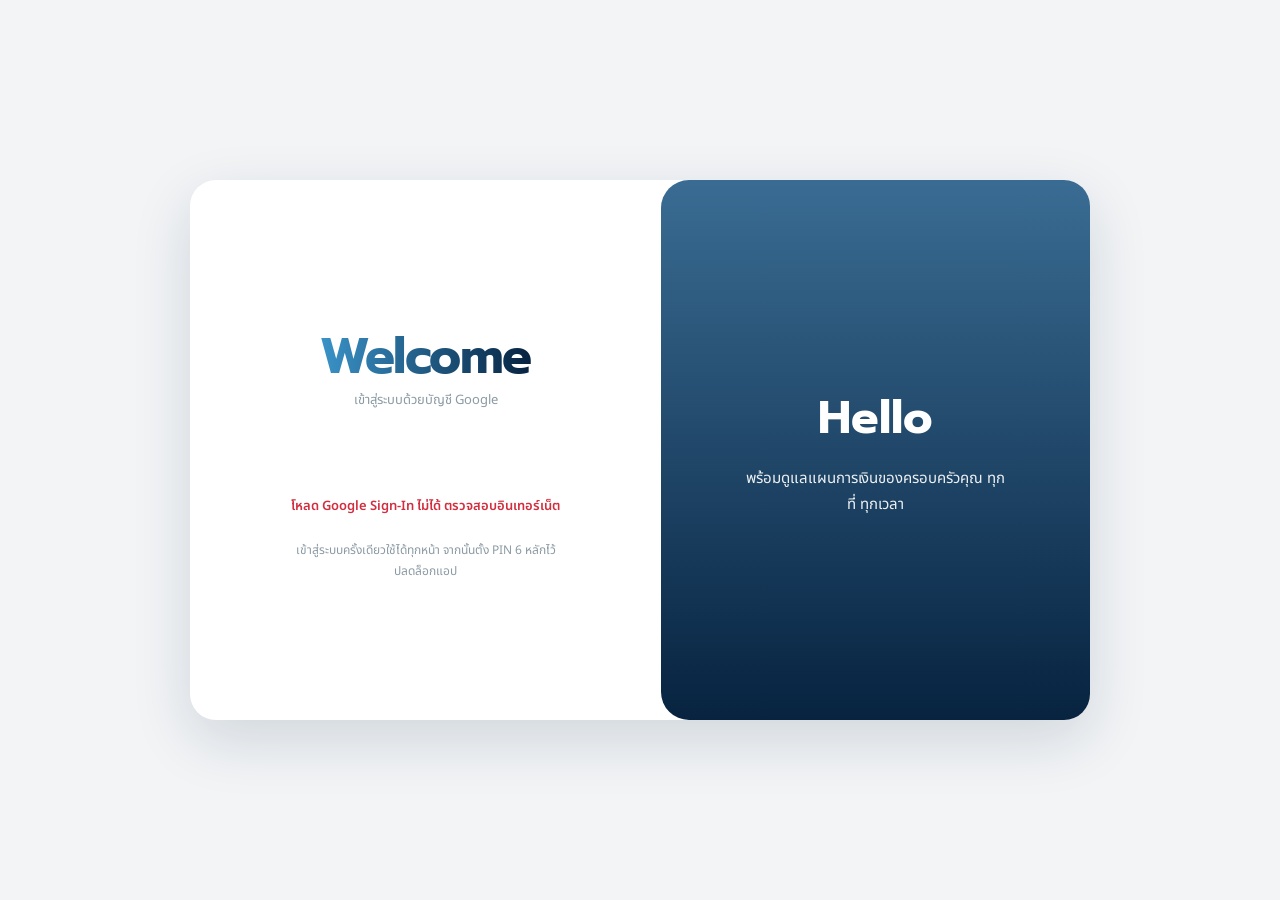
<file: calendar/index.html>
<!DOCTYPE html>
<html lang="th">
<head>
<meta charset="UTF-8">
<meta name="viewport" content="width=device-width,initial-scale=1,viewport-fit=cover">
<title>My Calendar</title>
<meta name="theme-color" content="#0d1f45">
<link rel="icon" href="../portfolio/icon-192.png">
<link rel="preconnect" href="https://fonts.googleapis.com">
<link href="https://fonts.googleapis.com/css2?family=Prompt:wght@500;600&family=Noto+Sans+Thai:wght@400;500;600&display=swap" rel="stylesheet">
<style>
:root{--navy:#0d1f45;--navy2:#142a5a;--blue:#5b9cff;--green:#1fb581;--orange:#d95d1a;--ink:#0d1f45;--mut:#7d8aa5;--soft:#f1f5fd}
*{box-sizing:border-box;-webkit-tap-highlight-color:transparent}
html,body{height:100%;margin:0}
body{display:flex;flex-direction:column;background:var(--navy);color:#fff;font-family:"Noto Sans Thai",system-ui,sans-serif}
.top{padding:calc(env(safe-area-inset-top,0px) + 12px) 16px 6px}
.bar{display:flex;align-items:center;justify-content:space-between;height:44px}
.bar{padding-right:96px}
.bar h1{margin:0;font:600 17px Prompt,sans-serif;letter-spacing:.3px}
.ib{width:40px;height:40px;border:0;border-radius:12px;background:transparent;color:#fff;display:grid;place-items:center;text-decoration:none;cursor:pointer}
.ib svg{width:22px;height:22px;fill:none;stroke:currentColor;stroke-width:2;stroke-linecap:round;stroke-linejoin:round}
.ib.spin svg{animation:sp 1s linear infinite}@keyframes sp{to{transform:rotate(360deg)}}
.nav{display:flex;align-items:center;justify-content:space-between;background:var(--navy2);border-radius:14px;height:46px;padding:0 4px;margin:8px 0 12px}
.nav b{font:500 15px Prompt,sans-serif}
.nav .today{border:0;background:#ffffff1f;color:#fff;border-radius:10px;padding:6px 10px;font:500 12px "Noto Sans Thai";margin-right:4px}
.dow,.grid{display:grid;grid-template-columns:repeat(7,1fr);text-align:center}
.dow span{font-size:11px;color:#6f84b3;padding:6px 0 10px;letter-spacing:.5px}
.grid{row-gap:4px;padding-bottom:18px}
.d{position:relative;height:42px;display:grid;place-items:center;font-size:14px;cursor:pointer;border:0;background:none;color:#fff;font-family:inherit}
.d i{position:absolute;inset:3px 0;margin:auto;width:36px;height:36px;border-radius:50%;z-index:0}
.d span{position:relative;z-index:1}
.d.out{color:#4f6392}
.d.today i{background:var(--green)}
.d.sel i{background:var(--blue)}
.d.sel.today i{background:var(--blue);box-shadow:0 0 0 2px var(--green)}
.d u{position:absolute;bottom:2px;left:50%;transform:translateX(-50%);display:flex;gap:3px;z-index:1}
.d u b{width:4px;height:4px;border-radius:50%;background:#fff;opacity:.9}
.sheet{flex:1;min-height:0;overflow:auto;background:#fff;color:var(--ink);border-radius:28px 28px 0 0;padding:10px 16px calc(env(safe-area-inset-bottom,0px) + 24px)}
.sheet:before{content:"";display:block;width:36px;height:4px;border-radius:4px;background:#d8e0ef;margin:0 auto 12px}
.sh{display:flex;justify-content:space-between;align-items:baseline;margin:2px 2px 12px}
.sh b{font:600 16px Prompt,sans-serif}.sh span{font-size:12px;color:var(--mut)}
.ev{display:flex;gap:12px;border-radius:18px;padding:12px;margin-bottom:10px;color:#fff;cursor:pointer}
.ev .av{flex:none;width:38px;height:38px;border-radius:50%;background:#ffffff40;display:grid;place-items:center;font:600 15px Prompt,sans-serif}
.ev h3{margin:0;font:600 14.5px Prompt,sans-serif;line-height:1.3}
.ev p{margin:3px 0 0;font-size:12px;opacity:.9}
.ev .desc{display:none;white-space:pre-wrap;margin-top:8px;font-size:12.5px;opacity:.95}
.ev.open .desc{display:block}
.empty,.conn{text-align:center;color:var(--mut);font-size:13.5px;padding:22px 8px;line-height:1.7}
.conn{background:var(--soft);border-radius:18px;margin-bottom:12px;color:var(--ink)}
.btn{display:inline-block;margin-top:8px;border:0;border-radius:14px;background:var(--navy);color:#fff;padding:12px 20px;font:500 14px "Noto Sans Thai";cursor:pointer;text-decoration:none}
.msg{font-size:11.5px;color:#9fb0d6;text-align:center;padding:0 0 8px;min-height:16px}

.sheet{padding-bottom:calc(env(safe-area-inset-bottom,0px) + 96px)}
#fab{position:fixed;right:18px;bottom:calc(env(safe-area-inset-bottom,0px) + 22px);width:58px;height:58px;border-radius:50%;border:0;background:var(--blue);color:#fff;font:300 34px/1 Prompt,sans-serif;box-shadow:0 8px 22px #0d1f4559;cursor:pointer;z-index:50;display:grid;place-items:center;padding:0 0 3px}
#fab:active{transform:scale(.95)}
.ev .del{display:none;margin-top:10px;border:0;border-radius:10px;background:#ffffff33;color:#fff;padding:7px 12px;font:500 12px "Noto Sans Thai",sans-serif}
.ev.open .del{display:inline-block}
#frm{position:fixed;inset:0;background:#08122d8c;z-index:100;display:none;align-items:flex-end}
#frm.on{display:flex}
.fsheet{width:100%;max-height:92dvh;overflow:auto;background:#fff;color:var(--ink);border-radius:26px 26px 0 0;padding:18px 16px calc(env(safe-area-inset-bottom,0px) + 18px)}
.fsheet h2{margin:0 0 12px;font:600 17px Prompt,sans-serif}
.fsheet input[type=text],.fsheet input[type=date],.fsheet input[type=time],.fsheet textarea,.fsheet select{width:100%;border:1.5px solid #dbe3f1;border-radius:12px;padding:11px 12px;font:16px "Noto Sans Thai",sans-serif;background:#f7f9fd;color:var(--ink);margin-bottom:10px}
.fsheet small{display:block;font-size:11.5px;color:var(--mut);margin:0 0 4px 2px}
.fsheet .two{display:flex;gap:10px}.fsheet .two>div{flex:1}
.fsheet .row{display:flex;align-items:center;gap:8px;font-size:14px;margin:2px 0 12px}
.fsheet .row input{width:20px;height:20px}
.ferr{min-height:18px;color:#d12f3f;font-size:13px;font-weight:600;text-align:center}
.fbtn{display:flex;gap:10px;margin-top:6px}.fbtn .btn{flex:1;margin:0}
.btn.light{background:#e8eefb;color:var(--navy)}
.ev .mt{display:none;margin:10px 10px 0 0;color:#fff;font-size:12px;text-decoration:underline}.ev.open .mt{display:inline-block}.ev .ed{margin-right:8px}

/* ---- soft theme (V87): โทนอ่อนใกล้เคียงสีหลักของแอป ---- */
:root{--navy:#072340;--navy2:#fff;--blue:#0E8AA6;--soft:#E3F5F9;--mut:#6B7B8C}
body{background:#D9F0F5;color:#072340}
.bar{padding-right:48px}.bar h1,.ib{color:#072340}
.nav{background:#fff;box-shadow:0 1px 6px rgba(7,35,64,.07)}.nav .today{background:#C4E9F1;color:#064A5C}
.dow,.grid{grid-template-columns:30px repeat(7,1fr)}
.dow span{color:#5E8E9C}.d{color:#072340}.d.out{color:#9DBFC9}
.d.today i{background:#BFE6EF;box-shadow:inset 0 0 0 1.5px #0E8AA6}
.d.sel i,.d.sel.today i{background:#0E8AA6;box-shadow:0 4px 10px rgba(14,138,166,.35)}.d.sel{color:#fff}
.d u b{background:#0E8AA6}.d.sel u b{background:#fff}
.wk{display:grid;place-items:center;height:42px;font-size:11px;color:#5E8E9C;background:#C9E8EF;border-radius:10px;margin-right:4px}
.msg{color:#5E8E9C}.sheet{box-shadow:0 -6px 24px rgba(7,35,64,.08)}
#fab{background:#0E8AA6;box-shadow:0 8px 22px rgba(14,138,166,.4)}
.mstrip{position:relative;display:flex;gap:8px;overflow-x:auto;padding:2px 2px 10px;scrollbar-width:none;-webkit-overflow-scrolling:touch}.mstrip::-webkit-scrollbar{display:none}
.mstrip button{flex:none;border:0;border-radius:14px;padding:9px 16px;background:#fff;color:#072340;font:500 13px "Noto Sans Thai",sans-serif}
.mstrip button.on{background:#9ED8E6;color:#064A5C;font-weight:600}.mstrip .yr{flex:none;align-self:center;padding:0 6px;font:600 14px Prompt,sans-serif;color:#2E7F93}
.grid.sl{animation:gsl .2s ease}.grid.sr{animation:gsr .2s ease}
@keyframes gsl{from{transform:translateX(26px);opacity:.3}}@keyframes gsr{from{transform:translateX(-26px);opacity:.3}}


/* V93: วันนี้กึ่งกลาง / วงกลมส้ม-ม่วง / bottom sheet ลากขึ้นลง */
.nav{display:grid;grid-template-columns:1fr auto 1fr;align-items:center}
.nav>span{display:flex;align-items:center;justify-self:end}
.nav .today{height:34px;display:grid;place-items:center;padding:0 13px;line-height:1;background:#EDE6FB;color:#4B2E9A;margin-right:2px}
.nav #next{display:grid!important}
.d.today i{background:#EDE6FB;box-shadow:inset 0 0 0 2px #7C5CC4}.d.today{color:#4B2E9A}
.d.sel i,.d.sel.today i{background:#F28C28;box-shadow:0 4px 12px rgba(242,140,40,.45)}
.d.sel.today i{box-shadow:0 0 0 2px #7C5CC4,0 4px 12px rgba(242,140,40,.45)}
.d.sel,.d.sel.today{color:#fff}
.d u b{background:#7C5CC4}.d.sel u b{background:#fff}
#fab{background:#7C5CC4;box-shadow:0 8px 22px rgba(124,92,196,.42);z-index:40}
.sheet{position:fixed;left:0;right:0;bottom:0;flex:none;height:46vh;z-index:30;overflow-y:hidden;overscroll-behavior:contain;will-change:height;box-shadow:0 -8px 28px rgba(7,35,64,.14)}
.sheet.open{overflow-y:auto}
.sheet:before{width:44px;height:5px;margin-bottom:10px}
</style>
</head>
<body>
<div class="top">
  <div class="bar">
    <a class="ib" href="../index.html" aria-label="กลับ"><svg viewBox="0 0 24 24"><path d="M19 12H5M11 6l-6 6 6 6"/></svg></a>
    <h1>Calendar</h1>
    <button class="ib" id="sync" aria-label="Sync Google Calendar"><svg viewBox="0 0 24 24"><path d="M20 11a8 8 0 0 0-14.5-4M4 4v4h4M4 13a8 8 0 0 0 14.5 4M20 20v-4h-4"/></svg></button>
  </div>
  <div class="nav">
    <button class="ib" id="prev" aria-label="เดือนก่อนหน้า"><svg viewBox="0 0 24 24"><path d="M15 6l-6 6 6 6"/></svg></button>
    <b id="title"></b>
    <span><button class="today" id="todayBtn">วันนี้</button><button class="ib" id="next" aria-label="เดือนถัดไป" style="display:inline-grid"><svg viewBox="0 0 24 24"><path d="M9 6l6 6-6 6"/></svg></button></span>
  </div>
  <div class="dow" id="dow"></div>
  <div class="grid" id="grid"></div>
  <div class="mstrip" id="mstrip"></div>
  <div class="msg" id="msg"></div>
</div>
<div class="sheet" id="sheet"></div>

<button id="fab" aria-label="เพิ่มนัดหมาย">+</button>
<div id="frm" role="dialog" aria-modal="true"><div class="fsheet">
  <h2 id="fH">เพิ่มนัดหมาย</h2>
  <input type="text" id="fTitle" placeholder="ชื่อนัดหมาย" maxlength="200" autocomplete="off">
  <label class="row"><input type="checkbox" id="fAll"> ทั้งวัน</label>
  <small>วันที่เริ่ม</small><input type="date" id="fDate"><small>ถึงวันที่ (เว้นว่างถ้าวันเดียว)</small><input type="date" id="fDate2">
  <div id="fTimes" class="two"><div><small>เริ่ม</small><input type="time" id="fS"></div><div><small>สิ้นสุด</small><input type="time" id="fE"></div></div>
  <input type="text" id="fLoc" placeholder="สถานที่ (ไม่บังคับ)" autocomplete="off">
  <textarea id="fDesc" rows="2" placeholder="รายละเอียด (ไม่บังคับ)"></textarea>
  <small>ทำซ้ำ</small><select id="fRep"><option value="">ไม่ทำซ้ำ</option><option value="DAILY">ทุกวัน</option><option value="WEEKLY">ทุกสัปดาห์</option><option value="MONTHLY">ทุกเดือน</option><option value="YEARLY">ทุกปี</option></select>
  <small>แจ้งเตือนก่อนเริ่ม</small><select id="fRem"><option value="">ตามค่าเริ่มต้นของปฏิทิน</option><option value="0">ตอนเริ่ม</option><option value="10">10 นาที</option><option value="30">30 นาที</option><option value="60">1 ชั่วโมง</option><option value="1440">1 วัน</option><option value="none">ไม่แจ้งเตือน</option></select>
  <small>เชิญผู้ร่วมนัด (อีเมล คั่นด้วย ,)</small><input type="text" id="fGuests" placeholder="name@gmail.com" autocomplete="off" autocapitalize="none">
  <label class="row"><input type="checkbox" id="fMeet"> เพิ่มลิงก์ Google Meet</label>
  <small>สีของนัด</small><select id="fColor"><option value="">สีของปฏิทิน</option><option value="1">ลาเวนเดอร์</option><option value="2">เสจ</option><option value="3">องุ่น</option><option value="4">ฟลามิงโก</option><option value="5">กล้วย</option><option value="6">ส้ม</option><option value="7">นกยูง</option><option value="8">กราไฟต์</option><option value="9">บลูเบอร์รี่</option><option value="10">ใบโหระพา</option><option value="11">มะเขือเทศ</option></select>
  <small>บันทึกลงปฏิทิน</small><select id="fCal"></select>
  <div class="ferr" id="fErr" role="alert"></div>
  <div class="fbtn"><button type="button" class="btn light" id="fCancel">ยกเลิก</button><button type="button" class="btn" id="fSave">บันทึก</button></div>
</div></div>
<script src="../config.js"></script>
<script src="../admin-login.js"></script>
<script>
(function(){
'use strict';
var $=function(i){return document.getElementById(i)};
var MTH=['มกราคม','กุมภาพันธ์','มีนาคม','เมษายน','พฤษภาคม','มิถุนายน','กรกฎาคม','สิงหาคม','กันยายน','ตุลาคม','พฤศจิกายน','ธันวาคม'];
var DOW=['อา','จ','อ','พ','พฤ','ศ','ส'], MS=['ม.ค.','ก.พ.','มี.ค.','เม.ย.','พ.ค.','มิ.ย.','ก.ค.','ส.ค.','ก.ย.','ต.ค.','พ.ย.','ธ.ค.'], PAL=['#5b9cff','#1fb581','#d95d1a','#7c5cf0','#2a4a8f'];
var CK='mff_calendar_cache_v1', TK='mff_cal_token', SCOPE='https://www.googleapis.com/auth/calendar.readonly https://www.googleapis.com/auth/calendar.events';
var EC={1:'#7986cb',2:'#33b679',3:'#8e24aa',4:'#e67c73',5:'#f6bf26',6:'#f4511e',7:'#039be5',8:'#616161',9:'#3f51b5',10:'#0b8043',11:'#d50000'};
var editing=null, today=new Date(), view=new Date(today.getFullYear(),today.getMonth(),1), sel=new Date(today.getFullYear(),today.getMonth(),today.getDate());
var cache=load(), apiHelp='';
function load(){try{return JSON.parse(localStorage.getItem(CK))||{months:{},updated:0}}catch(e){return {months:{},updated:0}}}
function save(){try{localStorage.setItem(CK,JSON.stringify(cache))}catch(e){}}
function esc(s){return String(s==null?'':s).replace(/[&<>"]/g,function(c){return {'&':'&amp;','<':'&lt;','>':'&gt;','"':'&quot;'}[c]})}
function key(d){return d.getFullYear()+'-'+('0'+(d.getMonth()+1)).slice(-2)+'-'+('0'+d.getDate()).slice(-2)}
function mkey(d){return d.getFullYear()+'-'+('0'+(d.getMonth()+1)).slice(-2)}
function hm(ms){var d=new Date(ms);return ('0'+d.getHours()).slice(-2)+':'+('0'+d.getMinutes()).slice(-2)}
function msg(t){$('msg').textContent=t||''}
function gridStart(d){var s=new Date(d.getFullYear(),d.getMonth(),1);s.setDate(1-s.getDay());return s}
function isoWeek(t){var x=new Date(Date.UTC(t.getFullYear(),t.getMonth(),t.getDate())),n=x.getUTCDay()||7;x.setUTCDate(x.getUTCDate()+4-n);var y=new Date(Date.UTC(x.getUTCFullYear(),0,1));return Math.ceil(((x-y)/864e5+1)/7)}

// ---- events by day ----
function dayMap(){
  var map={};
  Object.keys(cache.months).forEach(function(m){cache.months[m].forEach(function(e){
    var s=new Date(e.s), en=new Date(e.e), last=e.ad?new Date(en.getTime()-1):en;
    for(var d=new Date(s.getFullYear(),s.getMonth(),s.getDate()),n=0;d<=last&&n<62;d.setDate(d.getDate()+1),n++){
      var k=key(d);(map[k]=map[k]||[]);
      if(!map[k].some(function(x){return x.id===e.id&&x.s===e.s}))map[k].push(e);
    }});});
  Object.keys(map).forEach(function(k){map[k].sort(function(a,b){return (b.ad-a.ad)||(a.s-b.s)})});
  return map;
}

// ---- render ----
function render(){
  $('title').textContent=MTH[view.getMonth()]+' '+(view.getFullYear()+543);
  var map=dayMap(), g=$('grid'), h='', d=gridStart(view), tk=key(today), sk=key(sel);
  for(var i=0;i<42;i++,d.setDate(d.getDate()+1)){
    if(i%7===0)h+='<span class="wk">'+isoWeek(new Date(d.getFullYear(),d.getMonth(),d.getDate()+4))+'</span>';
    var k=key(d), ev=map[k]||[], cls='d'+(d.getMonth()!==view.getMonth()?' out':'')+(k===tk?' today':'')+(k===sk?' sel':'');
    h+='<button class="'+cls+'" data-k="'+k+'"><i></i><span>'+d.getDate()+'</span>'+(ev.length?'<u>'+ev.slice(0,3).map(function(){return '<b></b>'}).join('')+'</u>':'')+'</button>';
  }
  g.innerHTML=h;
  var list=map[sk]||[], hs='';
  var tok=token();
  if(!tok&&!cache.updated) hs+='<div class="conn">ยังไม่ได้เชื่อมต่อ Google Calendar<br>ระบบขอสิทธิ์อ่านอย่างเดียว (readonly) เมื่อกดปุ่มเท่านั้น<br><button class="btn" id="connect">เชื่อมต่อ Google Calendar</button></div>';
  if(apiHelp) hs+='<div class="conn">ต้องเปิดใช้ Google Calendar API ในโปรเจกต์ Google Cloud ก่อน<br><a class="btn" target="_blank" rel="noopener" href="'+esc(apiHelp)+'">เปิดหน้าเปิดใช้ API</a><br><small>เปิดแล้วรอ 1-2 นาที แล้วกด Sync อีกครั้ง</small></div>';
  hs+='<button type="button" class="btn light" id="dcaBtn" style="width:100%;margin:0 0 12px">💰 ตั้งเตือน DCA รายเดือน</button>';
  hs+='<div class="sh"><b>'+sel.getDate()+' '+MTH[sel.getMonth()]+'</b><span>'+list.length+' รายการ'+(cache.updated?' · อัปเดต '+hm(cache.updated):'')+'</span></div>';
  if(!list.length) hs+='<div class="empty">ไม่มีนัดหมายในวันนี้</div>';
  list.forEach(function(e,i){
    var t=e.ad?'ทั้งวัน':hm(e.s)+' - '+hm(e.e);
    hs+='<div class="ev" data-i="'+i+'" style="background:'+esc(e.c)+'"><div class="av">'+esc((e.t||'?').trim().charAt(0).toUpperCase())+'</div><div style="min-width:0"><h3>'+esc(e.t)+'</h3><p>'+t+(e.l?' · '+esc(e.l):'')+'</p>'+(e.d?'<div class="desc">'+esc(e.d.replace(/<[^>]*>/g,' '))+'</div>':'')+(e.mt?'<a class="mt" href="'+esc(e.mt)+'" target="_blank" rel="noopener">เข้าร่วม Google Meet</a>':'')+(e.w?'<button class="del ed" data-i="'+i+'">แก้ไข</button><button class="del" data-i="'+i+'">ลบนัดนี้</button>':'')+'</div></div>';
  });
  $('sheet').innerHTML=hs;
}

// ---- Google auth (only when the user taps connect / sync) ----
function token(){try{var t=JSON.parse(sessionStorage.getItem(TK)||'null');return t&&t.exp>Date.now()+30000?t.v:null}catch(e){return null}}
function canWrite(){try{var t=JSON.parse(sessionStorage.getItem(TK)||'null');return !!(t&&t.w&&t.exp>Date.now()+30000)}catch(e){return false}}
function loadGIS(){return new Promise(function(res,rej){
  if(window.google&&google.accounts&&google.accounts.oauth2)return res();
  var s=document.createElement('script');s.src='https://accounts.google.com/gsi/client';s.onload=function(){res()};s.onerror=function(){rej(new Error('gis'))};document.head.appendChild(s);});}
function connect(after){
  var cid=localStorage.getItem('google_client_id');
  if(!cid){msg('ยังไม่มี Client ID — ตั้งค่าที่ Settings ก่อน');$('sheet').insertAdjacentHTML('afterbegin','<div class="conn">ยังไม่ได้ตั้งค่า Google OAuth Client ID<br><a class="btn" href="../settings/index.html">ไปที่ Settings</a></div>');return}
  msg('กำลังเชื่อมต่อ...');
  loadGIS().then(function(){
    google.accounts.oauth2.initTokenClient({client_id:cid,scope:SCOPE,callback:function(r){
      if(r.error){msg('เชื่อมต่อไม่สำเร็จ: '+r.error);return}
      sessionStorage.setItem(TK,JSON.stringify({v:r.access_token,exp:Date.now()+(r.expires_in||3600)*1000,w:1}));
      localStorage.setItem('mff_calendar_connected_v2','1');if(after)after();else sync();
    }}).requestAccessToken({prompt:localStorage.getItem('mff_calendar_connected_v2')?'':'consent'});
  }).catch(function(){msg('โหลด Google ไม่ได้ ตรวจสอบอินเทอร์เน็ต')});
}
function api(url,tok){return fetch(url,{headers:{Authorization:'Bearer '+tok}}).then(function(r){
  if(r.status===401){sessionStorage.removeItem(TK);throw new Error('expired')}
  if(!r.ok)return r.json().then(function(j){throw new Error((j.error&&j.error.message)||r.status)});return r.json()})}

function sync(){
  var tok=token(); if(!tok){connect();return}
  var btn=$('sync');btn.classList.add('spin');msg('กำลังดึงข้อมูล...');
  var s=gridStart(view), e=new Date(s.getTime());e.setDate(e.getDate()+42);
  var q='timeMin='+encodeURIComponent(s.toISOString())+'&timeMax='+encodeURIComponent(e.toISOString())+'&singleEvents=true&orderBy=startTime&maxResults=250';
  api('https://www.googleapis.com/calendar/v3/users/me/calendarList?minAccessRole=reader',tok).then(function(cl){
    var cals=(cl.items||[]).filter(function(c){return c.selected!==false}).slice(0,12);
    cache.cals=cals.map(function(c){return {id:c.id,n:c.summaryOverride||c.summary||c.id,w:c.accessRole==='owner'||c.accessRole==='writer',p:!!c.primary}});
    var HOL='th.th#holiday@group.v.calendar.google.com';
    if(!cals.some(function(c){return /#holiday@group\.v\.calendar\.google\.com$/.test(c.id)}))cals.push({id:HOL,hol:true,accessRole:'reader'});
    return Promise.all(cals.map(function(c,ci){
      return api('https://www.googleapis.com/calendar/v3/calendars/'+encodeURIComponent(c.id)+'/events?'+q,tok).then(function(r){
        return (r.items||[]).filter(function(x){return x.status!=='cancelled'}).map(function(x){
          var ad=!!(x.start&&x.start.date);
          var st=new Date(ad?x.start.date+'T00:00:00':x.start.dateTime).getTime(), en=new Date(ad?x.end.date+'T00:00:00':x.end.dateTime).getTime();
          return {id:x.id,t:x.summary||'(ไม่มีชื่อ)',s:st,e:en,ad:ad,l:x.location||'',d:x.description||'',c:(/#holiday@group\.v\.calendar\.google\.com$/.test(c.id)?'#d95d1a':((x.colorId&&EC[x.colorId])||PAL[ci%PAL.length])),cid:c.id,w:c.accessRole==='owner'||c.accessRole==='writer',ci:x.colorId||'',at:(x.attendees||[]).map(function(a){return a.email}),mt:x.hangoutLink||''};
        });}).catch(function(er){if(c.hol)return [];throw er});
    }));
  }).then(function(parts){
    cache.months[mkey(view)]=[].concat.apply([],parts);cache.updated=Date.now();apiHelp='';save();msg('ซิงค์สำเร็จ');render();
  }).catch(function(err){
    var m=String(err.message||'');
    if(/has not been used|is disabled|accessNotConfigured/i.test(m)){
      var u=(m.match(/https:\/\/console\.developers\.google\.com\S+?(?=\s|$)/)||['https://console.developers.google.com/apis/library/calendar-json.googleapis.com'])[0];
      apiHelp=u;msg('ยังไม่ได้เปิดใช้ Calendar API');
    } else msg(m==='expired'?'หมดอายุ กดซิงค์เพื่อเชื่อมต่อใหม่':'ซิงค์ไม่สำเร็จ: '+m);
    render();})
  .then(function(){btn.classList.remove('spin')});
}

// ---- events ----
$('dow').innerHTML='<span></span>'+DOW.map(function(x){return '<span>'+x+'</span>'}).join('');
$('grid').addEventListener('click',function(e){var b=e.target.closest('.d');if(!b)return;var p=b.dataset.k.split('-');sel=new Date(+p[0],+p[1]-1,+p[2]);
  if(sel.getMonth()!==view.getMonth()){view=new Date(sel.getFullYear(),sel.getMonth(),1);autoFetch()}render()});
$('sheet').addEventListener('click',function(e){if(e.target.id==='connect'){connect();return}if(e.target.id==='dcaBtn'){dcaForm();return}if(e.target.closest('a'))return;var ed=e.target.closest('.ed');if(ed){openForm((dayMap()[key(sel)]||[])[+ed.dataset.i]);return}var dl=e.target.closest('.del');if(dl){delEv(+dl.dataset.i);return}var ev=e.target.closest('.ev');if(ev)ev.classList.toggle('open')});
function autoFetch(){if(token()&&!cache.months[mkey(view)])sync()} // never opens OAuth by itself
function anim(n){var g=$('grid');g.classList.remove('sl','sr');void g.offsetWidth;g.classList.add(n>0?'sl':'sr')}
function go(n){view=new Date(view.getFullYear(),view.getMonth()+n,1);sel=new Date(view.getFullYear(),view.getMonth(),1);render();autoFetch();anim(n)}
function shiftDay(n){sel=new Date(sel.getFullYear(),sel.getMonth(),sel.getDate()+n);if(sel.getMonth()!==view.getMonth()||sel.getFullYear()!==view.getFullYear())view=new Date(sel.getFullYear(),sel.getMonth(),1);render();autoFetch()}
function swipe(el,fn){var x0=0,y0=0;el.addEventListener('touchstart',function(e){x0=e.touches[0].clientX;y0=e.touches[0].clientY},{passive:true});el.addEventListener('touchend',function(e){var t=e.changedTouches[0],dx=t.clientX-x0,dy=t.clientY-y0;if(Math.abs(dx)>50&&Math.abs(dx)>Math.abs(dy)*1.6)fn(dx<0?1:-1)},{passive:true})}
var _render=render;render=function(){_render();strip()};
function strip(){var st=$('mstrip');if(!st)return;
  if(!st.firstChild){var y0=today.getFullYear()-1,h='';for(var y=y0;y<=today.getFullYear()+2;y++){h+='<span class="yr">'+(y+543)+'</span>';for(var m=0;m<12;m++)h+='<button data-y="'+y+'" data-m="'+m+'">'+MS[m]+'</button>'}st.innerHTML=h;
    st.onclick=function(e){var b=e.target.closest('button');if(!b)return;view=new Date(+b.dataset.y,+b.dataset.m,1);sel=(view.getFullYear()===today.getFullYear()&&view.getMonth()===today.getMonth())?new Date(today.getFullYear(),today.getMonth(),today.getDate()):new Date(view);render();autoFetch()}}
  var on=null;[].forEach.call(st.querySelectorAll('button'),function(b){var is=+b.dataset.y===view.getFullYear()&&+b.dataset.m===view.getMonth();b.classList.toggle('on',is);if(is)on=b});
  if(on){var cl=function(){return on.offsetLeft-(st.clientWidth-on.offsetWidth)/2};if(!st._i){st._i=1;st.style.scrollBehavior='auto';st.scrollLeft=cl();requestAnimationFrame(function(){st.scrollLeft=cl()});window.addEventListener('load',function(){st.scrollLeft=cl()})}else st.scrollTo({left:cl(),behavior:'smooth'})}}
swipe($('grid'),go);swipe($('sheet'),shiftDay);
$('prev').onclick=function(){go(-1)};$('next').onclick=function(){go(1)};
$('todayBtn').onclick=function(){view=new Date(today.getFullYear(),today.getMonth(),1);sel=new Date(today.getFullYear(),today.getMonth(),today.getDate());render();autoFetch()};
$('sync').onclick=sync;
var TZ=(Intl.DateTimeFormat().resolvedOptions().timeZone)||'Asia/Bangkok';
function timeRow(){$('fTimes').style.display=$('fAll').checked?'none':'flex'}
function openForm(ev,tpl){
  if(!canWrite()){connect(function(){openForm(ev,tpl)});return}
  var E=editing=(ev&&ev.id)?ev:null, l=(cache.cals||[]).filter(function(c){return c.w});
  $('fCal').innerHTML=l.length?l.map(function(c){return '<option value="'+esc(c.id)+'"'+(c.p?' selected':'')+'>'+esc(c.n)+'</option>'}).join(''):'<option value="primary">ปฏิทินหลัก</option>';
  $('fH').textContent=E?'แก้ไขนัดหมาย':'เพิ่มนัดหมาย';
  $('fTitle').value=E?E.t:'';$('fLoc').value=E?E.l:'';$('fDesc').value=E?E.d:'';$('fAll').checked=E?!!E.ad:false;
  $('fDate').value=E?key(new Date(E.s)):key(sel);$('fDate2').value=E?key(new Date(E.ad?E.e-1:E.e)):'';
  $('fS').value=E&&!E.ad?hm(E.s):'09:00';$('fE').value=E&&!E.ad?hm(E.e):'10:00';
  $('fRep').value='';$('fRep').disabled=!!E;$('fRem').value='';$('fColor').value=E?E.ci:'';
  $('fGuests').value=E?(E.at||[]).join(', '):'';$('fMeet').checked=!!(E&&E.mt);$('fMeet').disabled=!!(E&&E.mt);
  if(E)$('fCal').value=E.cid;$('fCal').disabled=!!E;
  $('fErr').textContent='';if(tpl)tpl();timeRow();$('frm').classList.add('on');
}

function dcaForm(){openForm(null,function(){
  var n=new Date(today.getFullYear(),today.getMonth()+1,1);
  $('fH').textContent='ตั้งเตือน DCA รายเดือน';$('fTitle').value='💰 DCA ลงทุนประจำเดือน';
  $('fDate').value=key(n);$('fDate2').value='';$('fAll').checked=false;$('fS').value='09:00';$('fE').value='09:30';
  $('fRep').value='MONTHLY';$('fRem').value='1440';$('fMeet').checked=false;
  $('fDesc').value='ถึงเวลา DCA ตามแผน เปิดแอป My Portfolio เพื่อดูกองทุนและยอดที่ต้องลงทุน\n'+new URL('../portfolio/index.html',location.href).href;
})}
function closeForm(){$('frm').classList.remove('on')}
function saveEv(){
  var E=editing,t=$('fTitle').value.trim(),d=$('fDate').value,d2=$('fDate2').value||d,all=$('fAll').checked,err=$('fErr'),b={summary:t};
  if(!t){err.textContent='กรุณาใส่ชื่อนัดหมาย';return}
  if(!d){err.textContent='กรุณาเลือกวันที่';return}
  if(d2<d){err.textContent='วันที่สิ้นสุดต้องไม่ก่อนวันเริ่ม';return}
  b.location=$('fLoc').value.trim();b.description=$('fDesc').value.trim();
  if(all){var nx=new Date(d2+'T00:00:00');nx.setDate(nx.getDate()+1);b.start={date:d};b.end={date:key(nx)};if(E){b.start.dateTime=null;b.start.timeZone=null;b.end.dateTime=null;b.end.timeZone=null}}
  else{if(d2+'T'+$('fE').value<=d+'T'+$('fS').value){err.textContent='เวลาสิ้นสุดต้องหลังเวลาเริ่ม';return}
    b.start={dateTime:d+'T'+$('fS').value+':00',timeZone:TZ};b.end={dateTime:d2+'T'+$('fE').value+':00',timeZone:TZ};if(E){b.start.date=null;b.end.date=null}}
  var em=$('fGuests').value.split(/[,;\s]+/).filter(Boolean);
  if(em.some(function(x){return !/^[^@\s]+@[^@\s]+\.[^@\s]+$/.test(x)})){err.textContent='รูปแบบอีเมลผู้ร่วมนัดไม่ถูกต้อง';return}
  if(em.length||E)b.attendees=em.map(function(x){return {email:x}});
  if(!E&&$('fRep').value)b.recurrence=['RRULE:FREQ='+$('fRep').value];
  var rv=$('fRem').value;if(rv==='none')b.reminders={useDefault:false,overrides:[]};else if(rv!=='')b.reminders={useDefault:false,overrides:[{method:'popup',minutes:+rv}]};
  if(E)b.colorId=$('fColor').value||null;else if($('fColor').value)b.colorId=$('fColor').value;
  if($('fMeet').checked&&!(E&&E.mt))b.conferenceData={createRequest:{requestId:'mff'+Date.now(),conferenceSolutionKey:{type:'hangoutsMeet'}}};
  var tok=token();if(!tok||!canWrite()){connect(saveEv);return}
  var url='https://www.googleapis.com/calendar/v3/calendars/'+encodeURIComponent(E?E.cid:$('fCal').value)+'/events'+(E?'/'+encodeURIComponent(E.id):'')+'?conferenceDataVersion=1&sendUpdates='+(em.length?'all':'none');
  var btn=$('fSave');btn.disabled=true;err.textContent='';
  fetch(url,{method:E?'PATCH':'POST',headers:{Authorization:'Bearer '+tok,'Content-Type':'application/json'},body:JSON.stringify(b)})
  .then(function(r){return r.json().then(function(j){if(!r.ok)throw new Error((j.error&&j.error.message)||r.status);return j})})
  .then(function(){var p=d.split('-');sel=new Date(+p[0],+p[1]-1,+p[2]);view=new Date(sel.getFullYear(),sel.getMonth(),1);closeForm();msg(E?'บันทึกการแก้ไขแล้ว':'เพิ่มนัดหมายแล้ว');sync()})
  .catch(function(e){err.textContent='บันทึกไม่สำเร็จ: '+e.message})
  .then(function(){btn.disabled=false});
}
function delEv(i){
  var e=(dayMap()[key(sel)]||[])[i];if(!e||!e.cid)return;
  if(!confirm('ลบนัด "'+e.t+'" ใช่ไหม?'))return;
  var tok=token();if(!tok||!canWrite()){connect(function(){delEv(i)});return}
  fetch('https://www.googleapis.com/calendar/v3/calendars/'+encodeURIComponent(e.cid)+'/events/'+encodeURIComponent(e.id),{method:'DELETE',headers:{Authorization:'Bearer '+tok}})
  .then(function(r){if(r.ok||r.status===410){msg('ลบนัดแล้ว');sync();return}return r.json().then(function(j){throw new Error((j.error&&j.error.message)||r.status)})})
  .catch(function(er){msg('ลบไม่สำเร็จ: '+er.message)});
}
$('fab').onclick=function(){openForm()};$('fCancel').onclick=closeForm;$('fSave').onclick=saveEv;$('fAll').onchange=timeRow;
$('frm').addEventListener('click',function(e){if(e.target.id==='frm')closeForm()});

render();autoFetch();


(function(){
  var sh=$('sheet'),mode=0,t0=null;
  function dims(){var m=$('msg').getBoundingClientRect().bottom,bar=document.querySelector('.bar').getBoundingClientRect().bottom,H=window.innerHeight,peek=Math.max(170,H-m-4);return [peek,Math.max(peek+40,H-bar-6)]}
  function set(h,anim){sh.style.transition=anim?'height .24s cubic-bezier(.2,.8,.2,1)':'none';sh.style.height=h+'px'}
  function snap(m,anim){mode=m;set(dims()[m],anim!==false);sh.classList.toggle('open',m===1);if(m===0)sh.scrollTop=0}
  window.mffSheet={snap:snap};
  window.addEventListener('resize',function(){snap(mode,false)});window.addEventListener('load',function(){snap(mode,false)});
  var _r=render;render=function(){_r();if(mode===0)setTimeout(function(){snap(0,false)},0)};
  sh.addEventListener('touchstart',function(e){var t=e.touches[0];t0={y:t.clientY,x:t.clientX,top:t.clientY-sh.getBoundingClientRect().top,h:sh.offsetHeight,drag:null}},{passive:true});
  sh.addEventListener('touchmove',function(e){if(!t0)return;var t=e.touches[0],dy=t.clientY-t0.y,dx=t.clientX-t0.x;
    if(t0.drag===null){if(Math.abs(dy)<6&&Math.abs(dx)<6)return;
      if(Math.abs(dx)>Math.abs(dy)){t0.drag=false;return}
      t0.drag=mode===0?true:((t0.top<56||sh.scrollTop<=0)&&dy>0)}
    if(t0.drag){e.preventDefault();var d=dims();set(Math.min(d[1],Math.max(d[0]*.75,t0.h-dy)),false)}},{passive:false});
  sh.addEventListener('touchend',function(){if(!t0)return;var was=t0.drag;t0=null;if(!was)return;var d=dims(),h=sh.offsetHeight;
    snap(mode===0?(h>d[0]+50?1:0):(h<d[1]-80?0:1))});
  sh.addEventListener('click',function(e){if(e.target===sh&&e.clientY-sh.getBoundingClientRect().top<30)snap(mode?0:1)});
  setTimeout(function(){snap(0,false)},60);
})();
})();
</script>
</body>
</html>
</file>
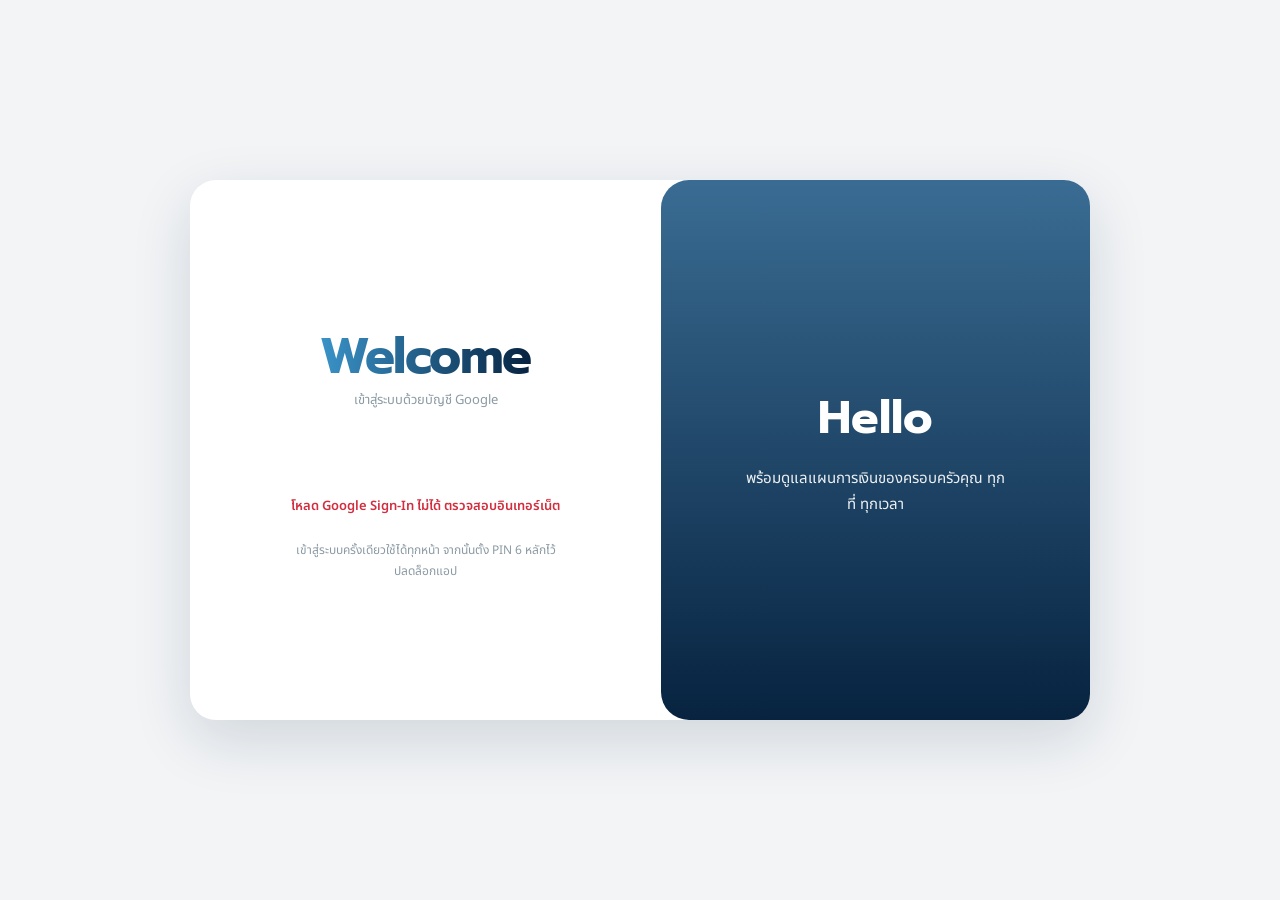
<file: money/index.html>
<!DOCTYPE html>
<html lang="th">
<head>
<meta charset="UTF-8">
<meta name="viewport" content="width=device-width, initial-scale=1, viewport-fit=cover">
<title>My Money — My Family Funds</title>
<meta name="theme-color" content="#072340">
<link rel="preconnect" href="https://fonts.googleapis.com">
<link href="https://fonts.googleapis.com/css2?family=Prompt:wght@500;600;700&family=Noto+Sans+Thai:wght@400;500;600;700&display=swap" rel="stylesheet">
<link rel="stylesheet" href="../shell.css">
<style>
.mff-money-hub-grid{display:grid;grid-template-columns:1fr 1fr;gap:14px;padding:16px 20px 4px}
.mff-money-hub-tile{
  background:var(--surface);box-shadow:var(--shadow-card);border-radius:20px;padding:18px 14px;
  display:flex;flex-direction:column;align-items:flex-start;gap:8px;text-decoration:none;color:var(--ink);
}
.mff-money-hub-tile .ic{
  width:42px;height:42px;border-radius:13px;background:var(--primary-soft);color:var(--primary);
  display:flex;align-items:center;justify-content:center;font-size:20px;
}
.mff-money-hub-tile h3{margin:0;font-size:14.5px;font-weight:700}
.mff-money-hub-tile p{margin:0;font-size:11.5px;color:var(--ink-soft);line-height:1.4}

.mff-money-summary-wrap{margin:16px 20px 20px}
.mff-money-summary-wrap .mff-sheet{margin:0!important;width:100%;max-width:none}
</style>
<style>

body.mff-hide-money .mff-money-summary-wrap .amt{filter:blur(7px);user-select:none}
</style>
</head>
<body>
<button id="privacyEye" type="button" aria-label="ซ่อนหรือแสดงตัวเลข" title="ซ่อนหรือแสดงตัวเลข">👁</button>
<script src="../privacy-eye.js"></script>

<div class="mff-app" style="padding-bottom:20px">

  <div class="mff-hero-wrap" style="padding-bottom:20px;border-radius:0 0 28px 28px">
    <div class="mff-topbar">
      <a class="back" href="../index.html">
        <svg viewBox="0 0 24 24" fill="none" stroke="currentColor" stroke-width="2.2"><path d="M15 5 8 12l7 7"/></svg>
        หน้าแรก
      </a>
      <span></span>
    </div>
    <div class="mff-hero" style="padding-top:0">
      <p class="eyebrow" style="margin-bottom:2px">My Money</p>
      <h1 style="font-size:19px;white-space:nowrap">รายรับ-รายจ่ายครอบครัว</h1>
    </div>
  </div>

  <!-- 1 & 2: ค่าใช้จ่ายรายวัน / ค่าใช้จ่ายรายเดือน -->
  <div class="mff-money-hub-grid">
    <a class="mff-money-hub-tile" href="daily.html">
      <span class="ic">📆</span>
      <h3>ค่าใช้จ่ายรายวัน</h3>
      <p>บันทึกค่าใช้จ่ายแต่ละวัน แยกตามหมวดหมู่</p>
    </a>
    <a class="mff-money-hub-tile" href="monthly.html">
      <span class="ic">📊</span>
      <h3>ค่าใช้จ่ายรายเดือน</h3>
      <p>งบประมาณรายรับ-รายจ่ายทั้งเดือน</p>
    </a>
  </div>

  <!-- 3: สรุปยอด — ดึงข้อมูลชุดเดียวกับการ์ด "สรุป" ในหน้าค่าใช้จ่ายรายวัน (รายวัน/รายสัปดาห์/รายเดือน/ยอดคงเหลือ) -->
  <div class="mff-money-summary-wrap">
    <div class="mff-sheet">
      <div class="mff-sheet-head summary">สรุป</div>
      <div class="mff-sheet-row total"><span class="nm">รายจ่ายรายวัน</span><span class="amt" id="sumDaily">฿0</span></div>
      <div class="mff-sheet-row total"><span class="nm" id="sumWeekLabel">รายจ่ายรายสัปดาห์</span><span class="amt" id="sumWeek">฿0</span></div>
      <div class="mff-sheet-row total"><span class="nm" id="sumMonthLabel">รายจ่ายรายเดือน</span><span class="amt" id="sumMonth">฿0</span></div>
      <div class="mff-sheet-row total"><span class="nm">ยอดคงเหลือ</span><span class="amt" id="sumBalance">฿0</span></div>
    </div>
  </div>

</div>

<script src="../config.js"></script>
<script src="../admin-login.js"></script>
<script src="../data-safety.js"></script>
<script src="../portfolio/auth-open.js"></script>
<script>
(function(){
'use strict';
function fmtBaht(n){ return (Number(n)||0).toLocaleString('th-TH',{minimumFractionDigits:0,maximumFractionDigits:0}); }
function monthKey(d){ return d.getFullYear()+'-'+String(d.getMonth()+1).padStart(2,'0'); }
function monthLabelTH(key){
  const THAI_MONTHS=['มกราคม','กุมภาพันธ์','มีนาคม','เมษายน','พฤษภาคม','มิถุนายน','กรกฎาคม','สิงหาคม','กันยายน','ตุลาคม','พฤศจิกายน','ธันวาคม'];
  const [y,m]=key.split('-').map(Number);
  return THAI_MONTHS[m-1]+' '+(y+543);
}
function readJSON(key,fallback){ try{ const raw=localStorage.getItem(key); return raw?JSON.parse(raw):fallback; }catch(e){ return fallback; } }
function dateKey(d){ return d.getFullYear()+'-'+String(d.getMonth()+1).padStart(2,'0')+'-'+String(d.getDate()).padStart(2,'0'); }
function shiftDate(key,delta){
  const [y,m,dd]=key.split('-').map(Number);
  const d=new Date(y, m-1, dd+delta);
  return dateKey(d);
}
/* สัปดาห์แบบ จันทร์-อาทิตย์ — สูตรเดียวกับหน้าค่าใช้จ่ายรายวัน */
function startOfWeek(dkey){
  const [y,m,dd]=dkey.split('-').map(Number);
  const d=new Date(y,m-1,dd);
  const dow=d.getDay();
  const diffToMon = dow===0 ? -6 : 1-dow;
  d.setDate(d.getDate()+diffToMon);
  return dateKey(d);
}
function endOfWeek(dkey){ return shiftDate(startOfWeek(dkey), 6); }
function weekLabel(dkey){
  const s=startOfWeek(dkey), e=endOfWeek(dkey);
  const [,sm,sd]=s.split('-').map(Number);
  const [,em,ed]=e.split('-').map(Number);
  const TH=['ม.ค.','ก.พ.','มี.ค.','เม.ย.','พ.ค.','มิ.ย.','ก.ค.','ส.ค.','ก.ย.','ต.ค.','พ.ย.','ธ.ค.'];
  return sd+' '+TH[sm-1]+' – '+ed+' '+TH[em-1];
}

const today = dateKey(new Date());
const thisMonthKey = monthKey(new Date());
const weekStart = startOfWeek(today), weekEnd = endOfWeek(today);

/* ---- ค่าใช้จ่ายรายวัน: อ่านจาก cache ของหน้า daily.html (ชุดข้อมูลเดียวกับการ์ด "สรุป" ในหน้านั้น) ---- */
const dailyEntries = readJSON('mff_daily_cache_v1', []);
const dailyToday = dailyEntries.filter(e=>e.date===today).reduce((s,e)=>s+(Number(e.amount)||0),0);
const dailyWeek = dailyEntries.filter(e=>e.date>=weekStart && e.date<=weekEnd).reduce((s,e)=>s+(Number(e.amount)||0),0);
const dailyMonthTotal = dailyEntries.filter(e=>(e.date||'').slice(0,7)===thisMonthKey).reduce((s,e)=>s+(Number(e.amount)||0),0);

/* ---- ค่าใช้จ่ายรายเดือน (รายรับ/รายจ่ายประจำ) + รวมรายจ่ายรายวันสะสมของเดือนนี้เข้าไปในยอดรายจ่าย ---- */
const monthItems = readJSON('mff_money_cache_v3', []);
let income=0, monthlyExpense=0;
monthItems.forEach(t=>{
  if(t.month!==thisMonthKey) return;
  const amt=Number(t.amount)||0;
  if(t.type==='income') income+=amt; else monthlyExpense+=amt;
});
const totalExpense = monthlyExpense + dailyMonthTotal;
const balance = income - totalExpense;

document.getElementById('sumDaily').textContent = '฿'+fmtBaht(dailyToday);
document.getElementById('sumWeekLabel').textContent = 'รายจ่ายรายสัปดาห์ ('+weekLabel(today)+')';
document.getElementById('sumWeek').textContent = '฿'+fmtBaht(dailyWeek);
document.getElementById('sumMonthLabel').textContent = 'รายจ่ายรายเดือน ('+monthLabelTH(thisMonthKey)+')';
document.getElementById('sumMonth').textContent = '฿'+fmtBaht(totalExpense);
const balEl=document.getElementById('sumBalance');
balEl.textContent = (balance<0?'-':'')+'฿'+fmtBaht(Math.abs(balance));
balEl.className = 'amt '+(balance>=0?'pos':'neg');
})();
</script>

</body>
</html>
</file>
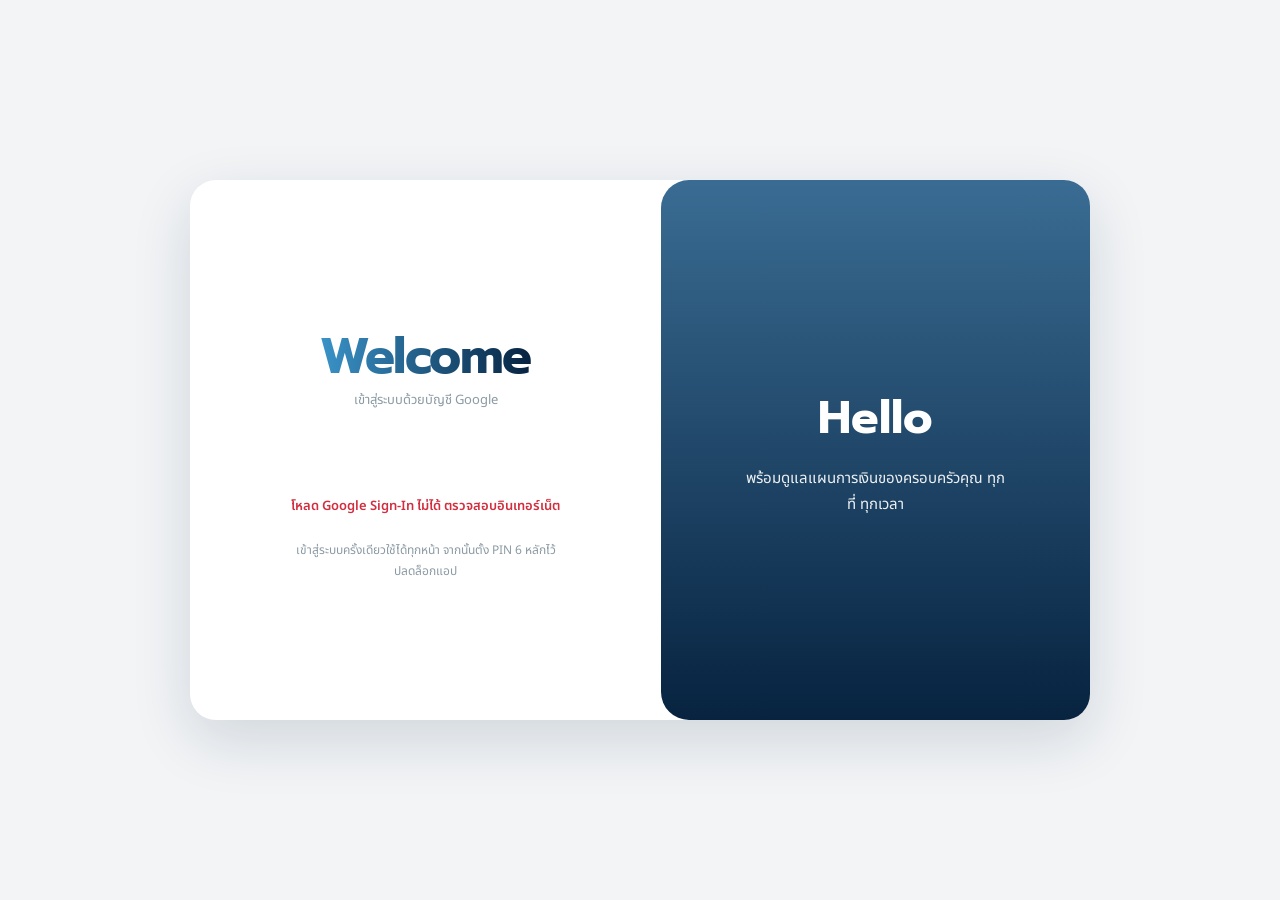
<file: my-plan/index.html>
<!DOCTYPE html>
<html lang="th">
<head>
<meta charset="UTF-8"><meta name="viewport" content="width=device-width, initial-scale=1, viewport-fit=cover">
<meta name="theme-color" content="#F2F4F6"><title>My Plan — Financial Tools</title>
<link rel="preconnect" href="https://fonts.googleapis.com"><link href="https://fonts.googleapis.com/css2?family=Prompt:wght@400;500;600;700&family=Noto+Sans+Thai:wght@400;500;600;700&display=swap" rel="stylesheet">
<style>
:root{--navy:#072340;--blue:#3A6C93;--cyan:#E3EBF1;--ink:#2E3A42;--muted:#5C6B74;--line:#E1E6EA;--bg:#F2F4F6;--green:#1F9D6C;--red:#E0654B;--white:#fff}*{box-sizing:border-box}body{margin:0;background:var(--bg);font-family:'Noto Sans Thai',sans-serif;color:var(--ink)}button,input,select{font:inherit}button{cursor:pointer}.hero{background:linear-gradient(130deg,#072340,#3A6C93);color:white;padding:22px max(18px,calc((100vw - 1100px)/2)) 28px}.top{display:flex;align-items:center;gap:12px}.back{width:40px;height:40px;border:1px solid #ffffff55;border-radius:13px;background:#ffffff12;color:#fff;font-size:22px}.eyebrow{font-size:12px;opacity:.75;letter-spacing:.08em;margin:0 0 4px}.hero h1{font:700 27px Prompt,sans-serif;margin:0}.hero p:last-child{font-size:13px;opacity:.82;margin:6px 0 0}.wrap{max-width:1100px;margin:-12px auto 40px;padding:0 16px}.menu{display:grid;grid-template-columns:repeat(5,minmax(0,1fr));gap:12px;margin-bottom:18px}.menu button{background:white;border:1px solid var(--line);border-radius:18px;padding:16px 12px;text-align:left;color:var(--ink);box-shadow:0 5px 18px #163f5a08;transition:.15s}.menu button.active{border-color:#7FA3BE;box-shadow:0 0 0 2px #E3EBF1;background:#F7F9FA}.ico{display:grid;place-items:center;width:42px;height:42px;border-radius:14px;background:var(--cyan);font-size:21px;margin-bottom:10px}.menu strong{display:block;font:600 14px Prompt,sans-serif}.menu small{display:block;color:var(--muted);font-size:11px;margin-top:4px}.panel{background:white;border:1px solid var(--line);border-radius:22px;padding:22px;box-shadow:0 10px 28px #19384d08}.panelhead{display:flex;justify-content:space-between;align-items:flex-start;gap:10px;margin-bottom:20px}.panel h2{font:600 21px Prompt,sans-serif;margin:0}.panelhead p{margin:4px 0 0;color:var(--muted);font-size:13px}.pill{border-radius:99px;background:#E3EBF1;color:#3A6C93;padding:6px 10px;font-size:11px;white-space:nowrap}.layout{display:grid;grid-template-columns:minmax(0,1fr) minmax(260px,.78fr);gap:22px}.fields{display:grid;grid-template-columns:repeat(2,minmax(0,1fr));gap:14px}.field{min-width:0}.field.full{grid-column:1/-1}label{display:block;font-size:12px;font-weight:600;color:#5C6B74;margin:0 0 6px}.inputwrap{position:relative}input,select{width:100%;border:1px solid #E1E6EA;border-radius:12px;padding:12px 13px;background:#F7F9FA;color:var(--ink);outline:none;min-width:0}input:focus,select:focus{border-color:#3A6C93;box-shadow:0 0 0 3px #E3EBF1}input[type=range]{padding:0;accent-color:var(--blue);box-shadow:none;border:0;background:transparent}.hint{font-size:11px;color:var(--muted);margin-top:5px}.results{border-radius:18px;padding:20px;background:linear-gradient(145deg,#072340,#3A6C93);color:white;align-self:start}.result-label{font-size:12px;opacity:.75}.big{font:700 clamp(25px,4vw,34px) Prompt,sans-serif;margin:5px 0 16px;overflow-wrap:anywhere}.resultrow{display:flex;justify-content:space-between;gap:12px;border-top:1px solid #ffffff28;padding:11px 0;font-size:12px}.resultrow b{font-size:13px;text-align:right}.resultrow:last-child{padding-bottom:0}.note{font-size:11px;color:var(--muted);line-height:1.7;margin:16px 0 0}.positive{color:#7FD1AE}.negative{color:#F3B5A8}.hidden{display:none!important}.fund-table{width:100%;border-collapse:collapse;font-size:12px;margin-top:8px}.fund-table th{text-align:left;color:var(--muted);font-weight:600;padding:9px 5px;border-bottom:1px solid var(--line)}.fund-table td{padding:7px 4px;border-bottom:1px solid #E1E6EA}.fund-table input{padding:9px 8px;border-radius:9px}.fund-table .pct{width:78px}.fund-table .fundname{min-width:95px}.fund-table button{border:0;background:#F3DFDA;color:#E0654B;border-radius:8px;padding:8px}.actions{display:flex;flex-wrap:wrap;gap:8px;margin-top:12px}.secondary,.primary{border-radius:11px;padding:10px 14px;font-size:12px;font-weight:600}.secondary{background:#fff;border:1px solid var(--line);color:#5C6B74}.primary{background:var(--blue);border:0;color:white}.bar{height:8px;background:#E1E6EA;border-radius:99px;overflow:hidden;margin:10px 0}.bar span{display:block;height:100%;background:linear-gradient(90deg,#3A6C93,#3A6C93);border-radius:99px}.chartgrid{display:grid;grid-template-columns:1.5fr 1fr;gap:14px;margin-top:16px}.chartcard{border:1px solid var(--line);border-radius:16px;padding:14px;min-width:0}.chartcard h3{font:600 14px Prompt,sans-serif;margin:0 0 10px}.chartcard canvas{width:100%;height:220px;display:block}.sso-subnav{display:flex;gap:8px;flex-wrap:wrap;margin:-4px 0 18px}.sso-subnav button{border:1px solid var(--line);border-radius:10px;background:#fff;padding:9px 12px;color:var(--ink);font-size:12px}.sso-subnav button.active{background:#E3EBF1;border-color:#7FA3BE;color:#3A6C93}.tablewrap{overflow:auto;max-height:320px;border:1px solid var(--line);border-radius:12px;margin-top:12px}.amort{border-collapse:collapse;width:100%;font-size:11px;white-space:nowrap}.amort th,.amort td{padding:8px;border-bottom:1px solid var(--line);text-align:right}.amort th:first-child,.amort td:first-child{text-align:left}.footer{text-align:center;font-size:11px;color:#8B9AA3;padding:18px 0 0}.error{color:var(--red);font-size:12px;margin-top:8px}.subhead{font:600 14px Prompt,sans-serif;margin:20px 0 8px}@media(max-width:760px){.chartgrid{grid-template-columns:1fr}.menu{grid-template-columns:repeat(2,minmax(0,1fr));gap:9px}.menu button{padding:13px}.layout{grid-template-columns:1fr}.panel{padding:17px}.hero h1{font-size:24px}.results{order:-1}.fields{gap:12px}}@media(max-width:390px){.fields{grid-template-columns:1fr}.field.full{grid-column:auto}.panelhead{display:block}.pill{display:inline-block;margin-top:10px}}

/* Mobile-first finance dashboard polish */
:root{--navy:#072340;--blue:#3A6C93;--cyan:#E3EBF1;--bg:#F2F4F6;--line:#E1E6EA;--green:#1F9D6C}
body{background:linear-gradient(180deg,#F2F4F6 0%,#F2F4F6 100%);-webkit-text-size-adjust:100%}
.hero{background:linear-gradient(135deg,#072340,#3A6C93);padding-top:max(18px,env(safe-area-inset-top));border-radius:0 0 26px 26px}
.wrap{margin-top:-14px}
.menu button{border-radius:17px;min-height:112px;position:relative;overflow:hidden}
.menu button.active{background:linear-gradient(150deg,#fff,#F7F9FA);border-color:#3A6C93;box-shadow:0 6px 18px #3A6C9318}
.ico{border-radius:14px;background:linear-gradient(145deg,#E3EBF1,#E3EBF1);color:#3A6C93}
.panel{border-radius:22px;border-color:#E1E6EA;box-shadow:0 8px 24px #0723400b}
.panelhead{margin-bottom:16px}
.results{background:linear-gradient(145deg,#E3EBF1,#E3EBF1);color:#072340;border:1px solid #d3dde5;box-shadow:inset 0 1px #fff}
.result-label{color:#5C6B74;opacity:1}.resultrow{border-top-color:#d3dde5}.big{color:#3A6C93}.positive{color:#1F9D6C}.negative{color:#E0654B}
input,select{border-radius:10px;background:#F7F9FA;min-height:44px;font-size:16px}
input[type=number],input[inputmode=decimal]{font-variant-numeric:tabular-nums}
button,.secondary,.primary{touch-action:manipulation;min-height:42px}
.primary{background:linear-gradient(90deg,#3A6C93,#3A6C93)}
.chartcard{border-radius:17px;background:#fff}
.tablewrap{-webkit-overflow-scrolling:touch}
.fund-table-wrap{width:100%;max-width:100%;overflow-x:auto;-webkit-overflow-scrolling:touch;border:1px solid var(--line);border-radius:12px}.fund-table{width:100%;min-width:0;table-layout:fixed}.fund-table th,.fund-table td{overflow-wrap:anywhere}.fund-table th:nth-child(1){width:31%}.fund-table th:nth-child(2){width:32%}.fund-table th:nth-child(3){width:22%}.fund-table th:nth-child(4){width:15%}.fund-table input{width:100%;min-width:0;font-size:14px;min-height:40px;padding:8px 7px}.fund-table .pct{width:100%;background:#E1E6EA;color:#5C6B74;text-align:right}.fund-table .fundname{width:100%;min-width:0}.fund-table .fundamount{width:100%;min-width:0}
/* Avoid page overflow on phones; keep wide data tables swipeable */
html,body{max-width:100%;overflow-x:hidden}
@media(max-width:760px){
 .hero{padding-left:16px;padding-right:16px;padding-bottom:26px}.hero h1{font-size:23px;line-height:1.35}.hero p:last-child{line-height:1.6}
 .wrap{padding:0 12px;margin-bottom:24px}.menu{gap:8px}.menu button{padding:12px 11px;min-height:108px}.menu strong{font-size:13px;line-height:1.45}.menu small{font-size:10px}
 .panel{padding:14px;border-radius:19px}.panelhead{display:flex;gap:8px;align-items:flex-start}.panel h2{font-size:18px;line-height:1.4}.panelhead p{font-size:12px;line-height:1.5}.pill{font-size:10px;padding:5px 8px}
 .layout{gap:14px}.results{order:-1;padding:16px;border-radius:18px}.big{font-size:29px;margin-bottom:10px}.resultrow{padding:9px 0;font-size:12px}.fields{grid-template-columns:repeat(2,minmax(0,1fr));gap:11px}.field.full{grid-column:1/-1}
 .chartgrid{gap:10px}.chartcard{padding:12px}.chartcard canvas{height:190px}.sso-subnav{display:grid;grid-template-columns:1fr 1fr;gap:7px}.sso-subnav button{font-size:12px;padding:10px 8px}
 .actions>*{flex:1 1 auto}.fund-table{font-size:11px}.fund-table th{white-space:nowrap}.note{line-height:1.75}
}
@media(max-width:390px){.panelhead{display:flex}.panelhead .pill{max-width:104px;white-space:normal;text-align:center}.fields{grid-template-columns:1fr}.field.full{grid-column:auto}.menu button{min-height:100px}.big{font-size:26px}.results{padding:14px}.chartcard canvas{height:175px}}
@media(prefers-reduced-motion:reduce){*{scroll-behavior:auto!important;transition:none!important}}

  /* ---------- RETIREMENT PLANNER — uses the same Portfolio/Jitta visual system ---------- */
  .ret-wrap{padding:0 0 18px;}
  .ret-hero{
    background:radial-gradient(120% 140% at 15% 0%, #3A6C93 0%, var(--primary) 46%, #072340 100%);
    border-radius:var(--radius-l); padding:24px 20px 22px; color:#fff;
    box-shadow:var(--shadow-hero); position:relative; overflow:hidden; margin-top:6px;
  }
  .ret-hero:after{
    content:""; position:absolute; right:-40px; top:-60px; width:220px; height:220px;
    border-radius:50%; background:radial-gradient(circle,rgba(255,255,255,.14),rgba(255,255,255,0) 70%);
  }
  .ret-kicker{font-size:11px;letter-spacing:.12em;font-weight:700;color:rgba(255,255,255,.72);margin:0 0 5px;}
  .ret-title{font-family:'Prompt','Noto Sans Thai',sans-serif;font-size:24px;line-height:1.15;margin:0;font-weight:700;}
  .ret-sub{font-size:12.5px;line-height:1.55;color:rgba(255,255,255,.82);margin:7px 0 0;max-width:330px;}
  .ret-hero-stat{display:flex;gap:10px;margin-top:20px;flex-wrap:wrap;}
  .ret-stat{flex:1;min-width:96px;background:rgba(255,255,255,.13);border:1px solid rgba(255,255,255,.18);border-radius:12px;padding:9px 12px;position:relative;overflow:hidden;}
  .ret-stat .k{font-size:11px;line-height:1.45;color:rgba(255,255,255,.7);min-height:32px;display:flex;align-items:flex-start;}
  .ret-stat .v{font-size:16px;line-height:1.2;font-weight:700;margin-top:2px;}
  .ret-stat:before{content:"";position:absolute;left:0;top:0;bottom:0;width:3px;}
  .ret-stat:nth-child(1):before{background:var(--gold);}.ret-stat:nth-child(2):before{background:var(--mint);}.ret-stat:nth-child(3):before{background:var(--coral);}
  .ret-tabs{
    display:grid;grid-template-columns:repeat(5,minmax(0,1fr));gap:5px;
    margin:12px 0;
    background:var(--surface);border:1px solid var(--line);border-radius:15px;padding:5px;
    box-shadow:var(--shadow-card);
  }
  .ret-tab{
    border:0;background:transparent;color:var(--ink-soft);border-radius:11px;
    padding:8px 3px;font:700 10px/1.15 'Noto Sans Thai','Prompt',sans-serif;cursor:pointer;
  }
  .ret-tab.active{background:var(--primary-soft);color:var(--primary);}
  .ret-panel{background:var(--surface);border:1px solid var(--line);border-radius:var(--radius-m);box-shadow:var(--shadow-card);padding:15px;margin-bottom:12px;}
  .ret-panel h3{margin:0;font-size:16px;}
  .ret-panel .sub{margin:3px 0 13px;color:var(--ink-soft);font-size:12px;line-height:1.5;}
  .ret-grid{display:grid;grid-template-columns:1fr 1fr;gap:10px;}
  .ret-field label{display:block;font-size:11.5px;font-weight:700;color:var(--ink-soft);margin:0 0 5px;}
  .ret-field input,.ret-field select{
    width:100%;border:1px solid var(--line);background:#fff;color:var(--ink);
    border-radius:11px;padding:10px 11px;font:600 13px 'Noto Sans Thai','Prompt',sans-serif;outline:none;
  }
  .ret-field input:focus,.ret-field select:focus{border-color:var(--primary);box-shadow:0 0 0 3px var(--primary-soft);}
  .ret-field.full{grid-column:1/-1;}
  .ret-help{font-size:10.5px;color:var(--ink-faint);line-height:1.5;margin-top:10px;}
  .ret-actions{display:flex;gap:8px;margin-top:12px;}
  .ret-btn{border:0;border-radius:11px;padding:10px 14px;font:700 12px 'Noto Sans Thai','Prompt',sans-serif;cursor:pointer;}
  .ret-btn.primary{background:var(--primary);color:#fff;}
  .ret-btn.ghost{background:var(--primary-soft);color:var(--primary);}
  .ret-result-grid{display:grid;grid-template-columns:1fr 1fr;gap:9px;margin-top:12px;}
  .ret-result{background:var(--bg);border:1px solid var(--line);border-radius:13px;padding:11px;}
  .ret-result .k{font-size:10.5px;color:var(--ink-soft);}
  .ret-result .v{font-size:17px;font-weight:700;margin-top:2px;}
  .ret-result.emph{background:var(--primary-soft);border-color:#DCEFE4;}
  .ret-result.emph .v{color:var(--primary-light);}
  .ret-progress{height:9px;border-radius:999px;background:var(--line);overflow:hidden;margin-top:8px;}
  .ret-progress > i{display:block;height:100%;width:0;background:linear-gradient(90deg,var(--primary-light),var(--primary));border-radius:inherit;transition:width .25s ease;}
  .ret-note{font-size:10px;color:var(--ink-faint);line-height:1.5;margin-top:11px;}
  .ret-sim-list{display:grid;gap:9px;margin-top:12px;}
  .ret-sim-row{display:grid;grid-template-columns:66px 1fr auto;align-items:center;gap:9px;}
  .ret-sim-label{font-size:11px;font-weight:700;color:var(--ink-soft);}
  .ret-sim-bar{height:10px;border-radius:999px;background:var(--line);overflow:hidden;}
  .ret-sim-bar i{display:block;height:100%;border-radius:inherit;background:var(--primary);}
  .ret-sim-value{font-size:11px;font-weight:700;min-width:68px;text-align:right;}
  .ret-plan-badge{display:inline-flex;align-items:center;gap:5px;padding:5px 9px;border-radius:999px;background:var(--primary-soft);color:var(--primary);font-size:10.5px;font-weight:700;}
  .ret-warning{background:var(--warning-soft);color:#8C6A20;border:1px solid #EBDDBA;border-radius:12px;padding:10px;font-size:11px;line-height:1.5;margin-top:10px;}
  @media(max-width:380px){
    .ret-grid,.ret-result-grid{grid-template-columns:1fr;}
    .ret-field.full{grid-column:auto;}
    .ret-tabs{gap:2px;padding:4px;}
    .ret-tab{font-size:9px;padding-left:1px;padding-right:1px;}
    .ret-hero{padding:20px 15px;}
  }


/* My Plan integration: use the latest Suksan mobile visual system */
#retirement .ret-wrap{--primary:#072340;--radius-l:20px;--shadow-hero:0 8px 24px #07234012;--ink-soft:#5C6B74;color:#2E3A42;font-family:'Noto Sans Thai',sans-serif}
#retirement .ret-hero{background:linear-gradient(135deg,#072340,#3A6C93);border-radius:20px;padding:20px 16px;color:#fff}
#retirement .ret-panel{background:#fff;border:1px solid #E1E6EA;border-radius:17px;padding:16px;box-shadow:0 5px 18px #07234008}
#retirement .ret-field input{width:100%;min-width:0;min-height:44px;font-size:16px;border:1px solid #E1E6EA;border-radius:10px;padding:10px 12px;background:#F7F9FA}
#retirement .ret-tabs{display:flex;gap:6px;overflow-x:auto;-webkit-overflow-scrolling:touch;margin:12px 0;padding:4px}
#retirement .ret-tab{flex:1 0 auto;min-height:42px;border-radius:11px;padding:9px 12px;border:1px solid #E1E6EA;background:#fff;color:#5C6B74}
#retirement .ret-tab.active{background:#E3EBF1;border-color:#7FA3BE;color:#3A6C93}
#retirement .ret-btn{min-height:42px;border-radius:11px;padding:10px 13px}
#retirement .ret-result-grid{display:grid;grid-template-columns:repeat(2,minmax(0,1fr));gap:9px}
#retirement .ret-result{min-width:0;overflow-wrap:anywhere;border-radius:13px;padding:12px;background:#F7F9FA}
#retirement .ret-hero-stat{display:grid;grid-template-columns:repeat(3,minmax(0,1fr));gap:8px}
#retirement .ret-stat{min-width:0;overflow-wrap:anywhere}
#retirement .ret-grid{display:grid;grid-template-columns:repeat(2,minmax(0,1fr));gap:10px}
@media(max-width:600px){#retirement .ret-hero-stat{grid-template-columns:1fr}#retirement .ret-grid,#retirement .ret-result-grid{grid-template-columns:1fr}#retirement .ret-tabs{display:grid;grid-template-columns:repeat(2,minmax(0,1fr));overflow:visible}#retirement .ret-tab{min-width:0}#retirement .ret-panel{padding:13px}#retirement .ret-title{font-size:22px;line-height:1.4}}

</style><style id="mff-theme">
/* match the main app (shell.css): grey page, white header, navy primary, slate text */
:root{--navy:#072340;--blue:#3A6C93;--cyan:#E3EBF1;--bg:#F2F4F6;--line:#E1E6EA;--ink:#2E3A42;--muted:#5C6B74;--green:#1F9D6C;--red:#E0654B}
body{background:#F2F4F6;color:#2E3A42}
.hero{background:#F2F4F6;color:#2E3A42;box-shadow:0 8px 24px #07234012;border-radius:0 0 28px 28px;padding:calc(18px + env(safe-area-inset-top,0px)) 20px 22px}
.hero .top{display:block}
.hero .back{all:unset;display:inline-flex;align-items:center;gap:6px;color:#2E3A42;font:600 15px 'Noto Sans Thai',sans-serif;opacity:.85;cursor:pointer;margin-bottom:6px;padding:4px 0}
.hero .back::after{content:"หน้าแรก"}
.hero .eyebrow{color:#072340;font:700 13px 'Noto Sans Thai',sans-serif;letter-spacing:0;text-transform:none;margin:0 0 4px;opacity:1}
.hero h1{color:#2E3A42;font:700 26px/1.25 'Prompt','Noto Sans Thai',sans-serif;margin:0}
.hero p:last-child{color:#5C6B74;font-size:13px;line-height:1.55;margin:6px 0 0}
.wrap{margin-top:16px;padding:0 20px !important}
.menu{gap:14px !important}
.menu button{background:#fff;border:1px solid #E1E6EA;border-radius:24px;box-shadow:0 4px 14px #0723400d;padding:16px !important;min-height:128px !important;text-align:left}
.menu button{display:flex !important;flex-direction:column;align-items:flex-start;justify-content:flex-start !important;gap:6px}
.menu button:last-child:nth-child(odd){grid-column:1/-1;min-height:104px !important}
.menu button.active{background:#fff;border-color:#3A6C93;box-shadow:0 6px 18px #3A6C9322}
.menu strong{color:#2E3A42;font-size:15px !important}.menu small{color:#5C6B74;font-size:11.5px !important}
.ico{background:#E3EBF1;color:#072340;border-radius:16px}
.panel,.chartcard{border-color:#E1E6EA;border-radius:22px;box-shadow:0 4px 14px #0723400b;background:#fff}
.results{background:#E3EBF1;color:#072340;border:1px solid #d3dde5}
.result-label{color:#5C6B74}.resultrow{border-top-color:#d3dde5}.big{color:#072340}.positive{color:#1F9D6C}.negative{color:#E0654B}
input,select{background:#F7F9FA;border-color:#E1E6EA}
.primary{background:#072340;color:#fff}
.footer{color:#8B9AA3}
#retirement .ret-wrap{--primary:#072340}
#retirement.panel{background:none;border:0;box-shadow:none;padding:0}
#retirement .ret-tabs>*:last-child:nth-child(odd){grid-column:1/-1}
body{display:flex;flex-direction:column;min-height:100vh}.footer{order:99;margin-top:auto}
</style></head><body>
<header class="hero"><div class="top"><button class="back" onclick="location.href='../index.html'" aria-label="กลับหน้าหลัก">‹</button><div><p class="eyebrow">My Plan</p><h1>วางแผนการเงินครอบครัว</h1><p>วางแผนภาษี ประกันสังคม บ้าน การลงทุน และเกษียณในที่เดียว</p></div></div></header>
<main class="wrap"><button type="button" id="myPlanBack" class="secondary hidden" style="margin:0 0 14px;min-height:44px" aria-label="กลับไปหน้า My Plan">‹ กลับไปหน้า My Plan</button><nav class="menu" aria-label="เลือกโปรแกรม">
<button data-tab="tax"><span class="ico">🧾</span><strong>ภาษีบุคคลธรรมดา</strong><small>Tax Calculator</small></button>
<button data-tab="sso"><span class="ico">🛡️</span><strong>ประกันสังคม</strong><small>SSO Calculator</small></button>
<button data-tab="mortgage"><span class="ico">🏡</span><strong>ดอกเบี้ยบ้าน</strong><small>Mortgage Calculator</small></button>
<button data-tab="dca"><span class="ico">📈</span><strong>วางแผนลงทุน DCA</strong><small>DCA Investment Planner</small></button>

<button data-tab="retirement"><span class="ico">🌅</span><strong>วางแผนเกษียณ</strong><small>Retirement Planner</small></button>
</nav>
<section class="panel hidden" id="tax"><div class="panelhead"><div><h2>คำนวณภาษีบุคคลธรรมดา</h2><p>ประมาณการภาษีเงินได้บุคคลธรรมดาประจำปี</p></div><span class="pill">Tax Calculator</span></div><div class="layout"><div class="fields">
<div class="field"><label for="taxIncome">รายได้จากเงินเดือนต่อปี (บาท)</label><input id="taxIncome" type="number" min="0" step="1000" value="900000"></div>
<div class="field"><label for="taxOther">รายได้อื่นต่อปี (บาท)</label><input id="taxOther" type="number" min="0" step="1000" value="0"></div>
<div class="field"><label for="taxDeduct">ค่าลดหย่อนอื่น ๆ รวม (บาท)</label><input id="taxDeduct" type="number" min="0" step="1000" value="60000"><div class="hint">ไม่รวมค่าใช้จ่ายเงินเดือนและค่าลดหย่อนส่วนตัว 60,000 บาท และไม่รวม RMF / Thai ESG ที่กรอกแยกด้านล่าง</div></div>
<div class="field"><label for="taxRmf">ลงทุน RMF ปีนี้ (บาท)</label><input id="taxRmf" type="number" min="0" step="1000" value="0"></div>
<div class="field"><label for="taxEsg">ลงทุน Thai ESG ปีนี้ (บาท)</label><input id="taxEsg" type="number" min="0" step="1000" value="0"><div class="hint" id="taxFundNote">ลดหย่อนตามเพดาน RMF ไม่เกิน 30% ของรายได้และ 500,000 บาท / Thai ESG ไม่เกิน 30% และ 300,000 บาท (ปรับเพดานได้ที่ My Portfolio)</div></div>
<div class="field"><label for="taxWithheld">ภาษีหัก ณ ที่จ่ายแล้ว (บาท)</label><input id="taxWithheld" type="number" min="0" step="100" value="0"></div>
<div class="field full"><label for="taxExpense">หักค่าใช้จ่ายเงินเดือน</label><select id="taxExpense"><option value="standard">50% ของเงินเดือน สูงสุด 100,000 บาท</option><option value="none">ไม่หักค่าใช้จ่ายเงินเดือน</option></select></div>
</div><aside class="results"><div class="result-label">ภาษีทั้งปีโดยประมาณ</div><div class="big" id="taxDue">฿—</div><div class="resultrow"><span>เงินได้สุทธิ</span><b id="taxNet">—</b></div><div class="resultrow"><span>อัตราภาษีเฉลี่ย</span><b id="taxRate">—</b></div><div class="resultrow"><span>หลังหักภาษี ณ ที่จ่าย</span><b id="taxBalance">—</b></div></aside></div><p class="note">คำนวณตามขั้นอัตราภาษีเงินได้บุคคลธรรมดาไทย และใช้ค่าลดหย่อนส่วนตัว 60,000 บาทกับค่าใช้จ่ายเงินเดือนตามตัวเลือก ตัวเลขเป็นการประมาณการ ไม่ครอบคลุมสิทธิยกเว้นหรือเงื่อนไขเฉพาะบุคคลทุกกรณี</p></section>
<section class="panel hidden" id="sso"><div class="panelhead"><div><h2>คำนวณเงินประกันสังคม</h2><p>ประมาณการเงินสมทบจากค่าจ้างรายเดือน</p></div><span class="pill">SSO Calculator</span></div><div class="sso-subnav"><button type="button" class="active" data-ssosub="ssoBasic">เงินสมทบประกันสังคม</button><button type="button" data-ssosub="pension">บำเหน็จ / บำนาญชราภาพ</button></div><div id="ssoBasic"><div class="layout"><div class="fields"><div class="field"><label for="ssoWage">ค่าจ้างต่อเดือน (บาท)</label><input id="ssoWage" type="number" min="0" step="100" value="20000"></div><div class="field"><label for="ssoRate">อัตราเงินสมทบลูกจ้าง (%)</label><input id="ssoRate" type="number" min="0" max="100" step="0.1" value="5"></div><div class="field full"><label for="ssoCap">เพดานค่าจ้างที่นำมาคำนวณ (บาท/เดือน)</label><input id="ssoCap" type="number" min="0" step="500" value="17500"><div class="hint">ปรับเพดานตามประกาศที่มีผลกับช่วงเวลาของคุณ</div></div></div><aside class="results"><div class="result-label">เงินสมทบต่อเดือน</div><div class="big" id="ssoMonthly">฿—</div><div class="resultrow"><span>ค่าจ้างที่ใช้คำนวณ</span><b id="ssoBase">—</b></div><div class="resultrow"><span>เงินสมทบต่อปี (12 เดือน)</span><b id="ssoYear">—</b></div><div class="resultrow"><span>อัตราที่ใช้</span><b id="ssoUsedRate">—</b></div></aside></div><p class="note">เครื่องมือนี้เป็นตัวคำนวณทั่วไปสำหรับเงินสมทบฝั่งลูกจ้าง โดยให้ผู้ใช้กำหนดอัตราและเพดานค่าจ้างเองเพื่อตรงกับประกาศที่ใช้อยู่ สิทธิประโยชน์และเงินสมทบประเภทอื่นอาจแตกต่างกัน</p></div>
<div id="pension" class="hidden"><div class="panelhead"><div><h2>คำนวณบำนาญชราภาพประกันสังคม</h2><p>จำลองสิทธิและเงินบำนาญรายเดือนตามจำนวนเดือนที่ส่งสมทบ</p></div><span class="pill">SSO Pension Calculator</span></div><div class="layout"><div><div class="fields"><div class="field"><label for="penAge">อายุปัจจุบัน (ปี)</label><input id="penAge" type="number" min="15" max="100" step="1" value="40"></div><div class="field"><label for="penMonths">ส่งเงินสมทบแล้ว (เดือน)</label><input id="penMonths" type="number" min="0" max="600" step="1" value="240"></div><div class="field"><label for="penWage">ฐานค่าจ้างเฉลี่ย 60 เดือนสุดท้าย (บาท/เดือน)</label><input id="penWage" type="number" min="0" step="100" value="15000"><div class="hint">กรอกค่าเฉลี่ยฐานค่าจ้างที่คาดว่าจะใช้จริงเมื่อสิ้นสุดความเป็นผู้ประกันตน ไม่ใช่เงินเดือนปัจจุบันเสมอไป</div></div><div class="field"><label for="penClaimAge">อายุที่วางแผนรับสิทธิ (ปี)</label><input id="penClaimAge" type="number" min="55" max="100" step="1" value="55"></div><div class="field full"><label for="penPlan">แผนการส่งเงินสมทบ</label><select id="penPlan"><option value="continue">ส่งต่อจนถึงอายุที่วางแผนรับสิทธิ</option><option value="stop">ไม่ส่งเพิ่มจากนี้</option><option value="extra">ระบุจำนวนเดือนที่จะส่งเพิ่มเอง</option></select></div><div class="field hidden" id="penExtraWrap"><label for="penExtra">จำนวนเดือนที่จะส่งเพิ่ม</label><input id="penExtra" type="number" min="0" max="600" step="1" value="180"></div></div><div class="actions"><button class="secondary" id="penReset">คืนค่าตัวอย่าง</button></div><h3 class="subhead">เงื่อนไขการรับสิทธิ</h3><p class="note">โดยหลักเกณฑ์ที่ใช้อ้างอิง: บำนาญต้องส่งเงินสมทบกรณีชราภาพอย่างน้อย 180 เดือน, อายุครบ 55 ปีบริบูรณ์ และสิ้นสุดความเป็นผู้ประกันตน ส่วนผู้ที่ส่งไม่ครบ 180 เดือนอาจเข้าเงื่อนไขบำเหน็จชราภาพเมื่อสิ้นสุดความเป็นผู้ประกันตนและเข้าเงื่อนไขอายุ/เหตุที่กฎหมายกำหนด</p></div><aside class="results"><div class="result-label">บำนาญชราภาพต่อเดือนโดยประมาณ</div><div class="big" id="penBenefit">฿—</div><div class="resultrow"><span>เดือนที่ส่งรวม ณ วันรับสิทธิ</span><b id="penTotalMonths">—</b></div><div class="resultrow"><span>อัตราบำนาญที่คำนวณได้</span><b id="penRate">—</b></div><div class="resultrow"><span>เงินบำนาญต่อปี</span><b id="penYearly">—</b></div><div class="resultrow"><span>สิทธิจำลอง</span><b id="penEligibility">—</b></div><div class="resultrow"><span>เดือนที่เกิน 180 เดือน</span><b id="penExcess">—</b></div><p class="note" style="color:#ffffffb8">เป็นประมาณการตามสูตรพื้นฐาน ไม่ใช่การยืนยันสิทธิหรือยอดจ่ายจากสำนักงานประกันสังคม</p></aside></div><div class="subhead">บำนาญ กับ บำเหน็จ ต่างกันอย่างไร?</div><div class="fields"><div class="field"><div style="border:1px solid var(--line);border-radius:14px;padding:14px;height:100%"><strong>บำนาญชราภาพ</strong><p class="note">เงินรายเดือนเมื่อส่งสมทบครบเกณฑ์ 180 เดือนขึ้นไป และเข้าเงื่อนไขอายุ 55 ปีและสิ้นสุดความเป็นผู้ประกันตน</p></div></div><div class="field"><div style="border:1px solid var(--line);border-radius:14px;padding:14px;height:100%"><strong>บำเหน็จชราภาพ</strong><p class="note">เงินก้อนในกรณีส่งสมทบไม่ครบ 180 เดือนตามเงื่อนไข โดยจำนวนจริงขึ้นกับเงินสมทบที่เกี่ยวข้องและผลประโยชน์ตอบแทนตามประกาศ จึงไม่ควรประมาณจากเงินเดือนอย่างเดียว</p></div></div></div><p class="note">สูตรพื้นฐานที่ใช้ในตัวจำลอง: อัตราบำนาญ = 20% เมื่อครบ 180 เดือน + 1.5% ต่อทุก 12 เดือนที่ส่งเกิน 180 เดือน โดยคิดเฉพาะจำนวนปีเต็มที่เกินเกณฑ์; บำนาญต่อเดือน = ฐานค่าจ้างเฉลี่ย 60 เดือนสุดท้าย × อัตราบำนาญ ข้อสมมติ: ใช้สูตรฐาน 60 เดือนและสมมติว่าฐานเฉลี่ยในอนาคตเท่ากับค่าที่กรอก กฎหมาย ฐานค่าจ้าง และสูตรอาจเปลี่ยนก่อนถึงอายุรับสิทธิ ควรตรวจสอบกับสำนักงานประกันสังคมอีกครั้ง</p></div></div></section>
<section class="panel hidden" id="mortgage"><div class="panelhead"><div><h2>คำนวณสินเชื่อบ้าน</h2><p>ค่างวดรายเดือน ดอกเบี้ยรวม และยอดชำระรวม</p></div><span class="pill">Mortgage Calculator</span></div><div class="layout"><div class="fields"><div class="field"><label for="homePrice">วงเงินกู้ (บาท)</label><input id="homePrice" type="number" min="0" step="100000" value="3000000"></div><div class="field"><label for="homeRate">อัตราดอกเบี้ยต่อปี (%)</label><input id="homeRate" type="number" min="0" max="100" step="0.1" value="3.5"></div><div class="field"><label for="homeYears">ระยะเวลากู้ (ปี)</label><input id="homeYears" type="number" min="1" max="50" step="1" value="30"></div><div class="field"><label for="homeExtra">จ่ายเพิ่มต่อเดือน (บาท)</label><input id="homeExtra" type="number" min="0" step="500" value="0"></div></div><aside class="results"><div class="result-label">ค่างวดต่อเดือนโดยประมาณ</div><div class="big" id="homeMonthly">฿—</div><div class="resultrow"><span>ยอดชำระรวม</span><b id="homeTotal">—</b></div><div class="resultrow"><span>ดอกเบี้ยรวม</span><b id="homeInterest">—</b></div><div class="resultrow"><span>รวมจ่ายต่อเดือนเมื่อจ่ายเพิ่ม</span><b id="homeWithExtra">—</b></div></aside></div><div class="chartgrid"><div class="chartcard"><h3>ตารางผ่อนชำระ (ตัวอย่างรายปี)</h3><div class="tablewrap"><table class="amort"><thead><tr><th>ปี</th><th>เงินต้นคงเหลือ</th><th>เงินต้นที่จ่าย</th><th>ดอกเบี้ย</th></tr></thead><tbody id="homeSchedule"></tbody></table></div></div><div class="chartcard"><h3>สัดส่วนเงินต้นและดอกเบี้ย</h3><canvas id="homeChart" aria-label="กราฟสัดส่วนเงินต้นและดอกเบี้ย"></canvas></div></div><p class="note">ประมาณการแบบอัตราดอกเบี้ยคงที่ตลอดอายุสัญญา และชำระรายเดือน ไม่รวมค่าธรรมเนียม ประกัน ภาษี หรือการเปลี่ยนอัตราดอกเบี้ยจริงของธนาคาร</p></section>
<section class="panel hidden" id="dca"><div class="panelhead"><div><h2>วางแผนลงทุนแบบ DCA</h2><p>จำลองเงินลงทุนสม่ำเสมอและกระจายสัดส่วนกองทุน</p></div><span class="pill">DCA Planner</span></div><div class="layout"><div><div class="fields"><div class="field"><label for="dcaMonthly">เงินลงทุนรวมต่อเดือน (บาท)</label><input id="dcaMonthly" type="text" inputmode="decimal" autocomplete="off" value="10000" readonly aria-describedby="dcaMonthlyHint"><div class="hint" id="dcaMonthlyHint">ระบบรวมจากยอดลงทุนรายกองทุนด้านล่างโดยอัตโนมัติ</div></div><div class="field"><label for="dcaMonths">จำนวนเดือน</label><input id="dcaMonths" type="number" min="1" max="1200" step="1" value="120"></div><div class="field"><label for="dcaReturn">ผลตอบแทนคาดหวังต่อปี (%)</label><input id="dcaReturn" type="number" min="-99" max="100" step="0.5" value="6"></div></div><h3 class="subhead">เงินลงทุนและสัดส่วนรายกองทุน</h3><p class="hint">กรอกยอดเงินบาทที่ต้องการลงทุนต่อเดือนในแต่ละกองทุน สัดส่วนเปอร์เซ็นต์จะคำนวณให้อัตโนมัติและแก้ไขโดยตรงไม่ได้</p><div class="fund-table-wrap"><table class="fund-table"><thead><tr><th>ชื่อกองทุน</th><th>ลงทุน/เดือน (บาท)</th><th>สัดส่วน (%)</th><th></th></tr></thead><tbody id="fundRows"></tbody></table></div><div class="actions"><button class="secondary" id="addFund">＋ เพิ่มกองทุน</button><button class="secondary" id="equalFund">แบ่งยอดลงทุนเท่ากัน</button></div><div class="bar"><span id="allocBar" style="width:100%"></span></div><div id="allocLabel" class="hint">สัดส่วนจะคำนวณจากยอดเงินลงทุนรายกองทุน</div><div id="allocError" class="error hidden">กรอกยอดลงทุนต่อเดือนอย่างน้อยหนึ่งกองทุนเพื่อคำนวณสัดส่วน</div></div><aside class="results"><div class="result-label">มูลค่าอนาคตโดยประมาณ</div><div class="big" id="dcaFuture">฿—</div><div class="resultrow"><span>เงินต้นรวม</span><b id="dcaPrincipal">—</b></div><div class="resultrow"><span>กำไร/ขาดทุน</span><b id="dcaProfit">—</b></div><div class="resultrow"><span>% กำไรเทียบเงินต้น</span><b id="dcaProfitPct">—</b></div><div class="resultrow"><span>ผลตอบแทนต่อเดือน</span><b id="dcaMonthlyRate">—</b></div><div class="resultrow"><span>สัดส่วนลงทุนรวม</span><b id="dcaAllocTotal">—</b></div><div class="resultrow"><span>รวมมูลค่าคาดการณ์ต่อกองทุน</span><b id="dcaFundTotal">—</b></div></aside></div><div class="chartgrid"><div class="chartcard"><h3>เงินต้นสะสม เทียบมูลค่าพอร์ตคาดการณ์</h3><canvas id="dcaLine" aria-label="กราฟเงินต้นสะสมและมูลค่าพอร์ต"></canvas></div><div class="chartcard"><h3>สัดส่วนสินทรัพย์</h3><canvas id="dcaDonut" aria-label="กราฟวงแหวนสัดส่วนสินทรัพย์"></canvas><div id="dcaLegend" class="hint"></div></div></div><p class="note">จำลองลงทุนปลายเดือนด้วยอัตราผลตอบแทนรายเดือนที่คำนวณจากผลตอบแทนต่อปี ÷ 12 และสมมติผลตอบแทนคงที่ ไม่รับประกันผลตอบแทนจริง ไม่รวมค่าธรรมเนียม ภาษี หรือความผันผวนของตลาด</p></section>

<section class="panel hidden" id="retirement"><section id="view-retirement">
    <div class="ret-wrap">
      <div class="ret-hero">
        <p class="ret-kicker">RETIREMENT PLANNER</p>
        <h2 class="ret-title">วางแผนเกษียณของคุณ</h2>
        
        <div class="ret-hero-stat">
          <div class="ret-stat"><div class="k">เป้าหมายเงินเกษียณ</div><div class="v" id="retHeroTarget">฿0</div></div>
          <div class="ret-stat"><div class="k">คาดการณ์ ณ วันเกษียณ</div><div class="v" id="retHeroProjected">฿0</div></div>
          <div class="ret-stat"><div class="k">ช่องว่าง</div><div class="v" id="retHeroGap">฿0</div></div>
        </div>
      </div>

      <div class="ret-tabs" id="retTabs">
        <button class="ret-tab active" data-ret-tab="calculate">คำนวณ</button>
        <button class="ret-tab" data-ret-tab="money">เงินของฉัน</button>
        <button class="ret-tab" data-ret-tab="plan">วางแผน</button>
        <button class="ret-tab" data-ret-tab="simulate">จำลอง</button>
        <button class="ret-tab" data-ret-tab="myplan">แผนของฉัน</button>
      </div>

      <div class="ret-tab-panel" data-ret-panel="calculate">
        <div class="ret-panel">
          <h3>ข้อมูลพื้นฐาน</h3>
          <div class="sub">ตั้งสมมติฐานหลักสำหรับเป้าหมายเกษียณ</div>
          <div class="ret-grid">
            <div class="ret-field"><label>อายุปัจจุบัน</label><input id="retAge" type="number" min="18" max="80" value="35"></div>
            <div class="ret-field"><label>อายุเกษียณ</label><input id="retRetireAge" type="number" min="30" max="90" value="60"></div>
            <div class="ret-field"><label>อายุคาดว่าจะใช้เงินถึง</label><input id="retLife" type="number" min="50" max="110" value="90"></div>
            <div class="ret-field"><label>ค่าใช้จ่าย/เดือนวันนี้</label><input id="retExpense" type="number" min="0" step="500" value="30000"></div>
            <div class="ret-field"><label>เงินเฟ้อ/ปี (%)</label><input id="retInflation" type="number" min="0" max="20" step="0.1" value="2.5"></div>
            <div class="ret-field"><label>ผลตอบแทนหลังเกษียณ (%)</label><input id="retPostReturn" type="number" min="0" max="20" step="0.1" value="4"></div>
          </div>
          <div class="ret-actions"><button class="ret-btn primary" id="retCalcBtn">คำนวณใหม่</button><button class="ret-btn ghost" id="retSaveCalcBtn">บันทึกการทดลองล่าสุด</button></div>
          <div class="ret-help">ผลลัพธ์เป็นประมาณการเพื่อใช้วางแผน ไม่ใช่การรับประกันผลตอบแทน</div>
        </div>
      </div>

      <div class="ret-tab-panel" data-ret-panel="money" hidden>
        <div class="ret-panel">
          <h3>เงินที่มีอยู่แล้ว</h3>
          <div class="sub">กรอกค่าเงินที่ต้องการใช้ในการทดลองด้วยตัวเอง ระบบจะจำค่าการทดลองล่าสุดไว้ในเครื่อง</div>
          <div class="ret-grid">
            <div class="ret-field"><label>Portfolio ปัจจุบัน</label><input id="retCurrent" type="number" min="0" step="1000" value="0"></div>
            <div class="ret-field"><label>เงินก้อนที่จะเพิ่ม</label><input id="retLump" type="number" min="0" step="1000" value="0"></div>
            <div class="ret-field full"><label>รายได้ประจำหลังเกษียณ/เดือน (เช่น บำนาญ)</label><input id="retIncome" type="number" min="0" step="500" value="0"></div>
          </div>
          <div class="ret-actions"><button class="ret-btn ghost" id="retSaveBtn">บันทึกการทดลองล่าสุด</button></div>
          <div class="ret-help" id="retSaveNote">ยังไม่มีการทดลองที่บันทึกไว้</div>
        </div>
      </div>

      <div class="ret-tab-panel" data-ret-panel="plan" hidden>
        <div class="ret-panel">
          <h3>แผนสะสมก่อนเกษียณ</h3>
          <div class="sub">กำหนด DCA และผลตอบแทนที่คาดหวังก่อนถึงวันเกษียณ</div>
          <div class="ret-grid">
            <div class="ret-field"><label>DCA/เดือน</label><input id="retDca" type="number" min="0" step="500" value="10000"></div>
            <div class="ret-field"><label>เพิ่ม DCA ทุกปี (%)</label><input id="retDcaIncrease" type="number" min="0" max="50" step="1" value="5"></div>
            <div class="ret-field"><label>ผลตอบแทนก่อนเกษียณ (%)</label><input id="retPreReturn" type="number" min="0" max="30" step="0.1" value="6"></div>
          </div>
          <div class="ret-actions"><button class="ret-btn primary" id="retPlanBtn">อัปเดตแผน</button></div>
        </div>
      </div>

      <div class="ret-tab-panel" data-ret-panel="simulate" hidden>
        <div class="ret-panel">
          <h3>จำลอง What-if</h3>
          <div class="sub">ลองเปลี่ยนอายุเกษียณ DCA ผลตอบแทน และเงินเฟ้อ แล้วดูผลกระทบต่อเป้าหมาย</div>
          <div class="ret-grid">
            <div class="ret-field"><label>อายุเกษียณ</label><input id="retSimAge" type="number" min="30" max="90" value="60"></div>
            <div class="ret-field"><label>DCA/เดือน</label><input id="retSimDca" type="number" min="0" step="500" value="10000"></div>
            <div class="ret-field"><label>ผลตอบแทนก่อนเกษียณ (%)</label><input id="retSimReturn" type="number" min="0" max="30" step="0.1" value="6"></div>
            <div class="ret-field"><label>เงินเฟ้อ (%)</label><input id="retSimInflation" type="number" min="0" max="20" step="0.1" value="2.5"></div>
          </div>
          <div class="ret-actions"><button class="ret-btn primary" id="retSimBtn">จำลอง</button></div>
          <div class="ret-sim-list" id="retSimList"></div>
        </div>
      </div>

      <div class="ret-tab-panel" data-ret-panel="myplan" hidden>
        <div class="ret-panel">
          <div style="display:flex;align-items:center;justify-content:space-between;gap:8px">
            <div><h3>แผนเกษียณของฉัน</h3><div class="sub" style="margin-bottom:0">สรุปจากข้อมูลทั้งหมดที่กรอกไว้</div></div>
            <span class="ret-plan-badge" id="retStatus">กำลังคำนวณ</span>
          </div>
          <div class="ret-result-grid">
            <div class="ret-result emph"><div class="k">เงินที่ต้องมี</div><div class="v" id="retTarget">฿0</div></div>
            <div class="ret-result"><div class="k">คาดการณ์เมื่อเกษียณ</div><div class="v" id="retProjected">฿0</div></div>
            <div class="ret-result"><div class="k">ยังขาด</div><div class="v" id="retGap">฿0</div></div>
            <div class="ret-result"><div class="k">DCA ที่แนะนำโดยประมาณ</div><div class="v" id="retNeededDca">฿0</div></div>
          </div>
          <div style="font-size:11px;color:var(--ink-soft);margin-top:13px">ความคืบหน้าสู่เป้าหมาย</div>
          <div class="ret-progress"><i id="retProgress"></i></div>
          <div class="ret-note" id="retPlanNote">-</div>
          <div class="ret-warning">การคำนวณใช้สมมติฐานคงที่และไม่ได้รวมภาษี ค่าธรรมเนียม หรือความผันผวนจริงของตลาด</div>
        </div>
      </div>
    </div>
  </section></section>
<div class="footer">My Plan · My Family Funds</div>
</main>
<script>
const $=id=>document.getElementById(id);const fmt=n=>Number.isFinite(n)?new Intl.NumberFormat('th-TH',{style:'currency',currency:'THB',maximumFractionDigits:2}).format(n):'—';const num=id=>Math.max(0,Number(String($(id).value??'').replace(/,/g,'').trim())||0);const pct=n=>`${(n*100).toLocaleString('th-TH',{maximumFractionDigits:2})}%`;
function showMyPlanMenu(){document.querySelector('.menu').classList.remove('hidden');document.querySelectorAll('main > .panel').forEach(x=>x.classList.add('hidden'));document.querySelectorAll('[data-tab]').forEach(x=>x.classList.remove('active'));$('myPlanBack').classList.add('hidden');window.scrollTo({top:0,behavior:'auto'});}
document.querySelectorAll('[data-tab]').forEach(b=>b.addEventListener('click',()=>{document.querySelectorAll('[data-tab]').forEach(x=>x.classList.toggle('active',x===b));document.querySelector('.menu').classList.add('hidden');$('myPlanBack').classList.remove('hidden');document.querySelectorAll('main > .panel').forEach(x=>x.classList.toggle('hidden',x.id!==b.dataset.tab));if(b.dataset.tab==='dca')calcDCA();if(b.dataset.tab==='mortgage')calcHome();if(b.dataset.tab==='retirement'){document.querySelectorAll('.ret-tab').forEach(x=>x.classList.toggle('active',x.dataset.retTab==='calculate'));}window.scrollTo({top:0,behavior:'auto'});}));
$('myPlanBack').addEventListener('click',showMyPlanMenu);document.querySelectorAll('[data-ssosub]').forEach(b=>b.addEventListener('click',()=>{document.querySelectorAll('[data-ssosub]').forEach(x=>x.classList.toggle('active',x===b));$('ssoBasic').classList.toggle('hidden',b.dataset.ssosub!=='ssoBasic');$('pension').classList.toggle('hidden',b.dataset.ssosub!=='pension');}));
function calcTax(){let salary=num('taxIncome'),other=num('taxOther'),expense=$('taxExpense').value==='standard'?Math.min(salary*.5,100000):0;let tp=(window.MFFSettings&&MFFSettings.get('taxPlan',{}))||{},pctCap=(Number(tp.pct)||30)/100,inc=salary+other,rmfD=Math.max(0,Math.min(num('taxRmf'),inc*pctCap,Number(tp.rmfCap)||500000)),esgD=Math.max(0,Math.min(num('taxEsg'),inc*pctCap,Number(tp.esgCap)||300000));let fn=$('taxFundNote');if(fn&&(num('taxRmf')||num('taxEsg')))fn.textContent='ลดหย่อนได้จริง RMF '+fmt(rmfD)+' • Thai ESG '+fmt(esgD)+' (ตามเพดาน)';let net=Math.max(0,salary+other-expense-60000-num('taxDeduct')-rmfD-esgD);let brackets=[[150000,0],[300000,.05],[500000,.1],[750000,.15],[1000000,.2],[2000000,.25],[5000000,.3],[Infinity,.35]];let lower=0,tax=0;for(let [cap,rate] of brackets){let part=Math.max(0,Math.min(net,cap)-lower);tax+=part*rate;if(net<=cap)break;lower=cap;}let balance=tax-num('taxWithheld');$('taxDue').textContent=fmt(tax);$('taxNet').textContent=fmt(net);$('taxRate').textContent=pct(salary+other?tax/(salary+other):0);$('taxBalance').textContent=(balance>0?'ต้องชำระ ':balance<0?'ภาษีชำระเกิน ':'ยอดพอดี ')+fmt(Math.abs(balance));$('taxBalance').className=balance>0?'negative':balance<0?'positive':'';}
function calcSSO(){let wage=num('ssoWage'),cap=num('ssoCap'),rate=Math.min(100,num('ssoRate'))/100,base=Math.min(wage,cap),m=base*rate;$('ssoMonthly').textContent=fmt(m);$('ssoBase').textContent=fmt(base);$('ssoYear').textContent=fmt(m*12);$('ssoUsedRate').textContent=pct(rate);}
function calcHome(){let p=num('homePrice'),annual=num('homeRate')/100,years=Math.max(1,num('homeYears')),n=Math.round(years*12),r=annual/12,monthly=r===0?p/n:p*r/(1-Math.pow(1+r,-n));let extra=num('homeExtra'),bal=p,paid=0,interest=0,rows=[],yearPrin=0,yearInt=0;for(let m=1;m<=n&&bal>.005;m++){let int=bal*r,principal=Math.min(bal,Math.max(0,monthly+extra-int));if(principal<=0)break;bal=Math.max(0,bal-principal);paid+=int+principal;interest+=int;yearPrin+=principal;yearInt+=int;if(m%12===0||bal<=.005){rows.push(`<tr><td>${Math.ceil(m/12)}</td><td>${fmt(bal)}</td><td>${fmt(yearPrin)}</td><td>${fmt(yearInt)}</td></tr>`);yearPrin=0;yearInt=0;}}$('homeMonthly').textContent=fmt(monthly);$('homeTotal').textContent=fmt(paid);$('homeInterest').textContent=fmt(interest);$('homeWithExtra').textContent=fmt(monthly+extra);$('homeSchedule').innerHTML=rows.join('');drawHomeChart(p,interest);}
function drawHomeChart(principal,interest){let c=$('homeChart');if(!c)return;const dpr=devicePixelRatio||1;let ctx=c.getContext('2d'),w=c.width=Math.max(1,c.clientWidth)*dpr,h=c.height=Math.max(1,c.clientHeight||190)*dpr;ctx.clearRect(0,0,w,h);let total=principal+interest,x=14*dpr,y=26*dpr,bw=w-28*dpr,bh=38*dpr,pw=total?bw*principal/total:0,iw=bw-pw;
ctx.fillStyle='#e7eef4';ctx.fillRect(x,y,bw,bh);ctx.fillStyle='#3A6C93';ctx.fillRect(x,y,pw,bh);ctx.fillStyle='#C89B3C';ctx.fillRect(x+pw,y,iw,bh);
ctx.font='600 '+12*dpr+'px sans-serif';ctx.textAlign='center';ctx.textBaseline='middle';ctx.fillStyle='#fff';
if(total&&pw>46*dpr)ctx.fillText((principal/total*100).toFixed(1)+'%',x+pw/2,y+bh/2);if(total&&iw>46*dpr)ctx.fillText((interest/total*100).toFixed(1)+'%',x+pw+iw/2,y+bh/2);
ctx.textAlign='left';ctx.textBaseline='middle';ctx.font=12*dpr+'px sans-serif';
[['#3A6C93','เงินต้น '+fmt(principal),'#5C6B74'],['#C89B3C','ดอกเบี้ย '+fmt(interest),'#8C6A20']].forEach(function(o,i){let yy=y+bh+30*dpr+i*26*dpr;ctx.fillStyle=o[0];ctx.beginPath();ctx.arc(x+5*dpr,yy,5*dpr,0,7);ctx.fill();ctx.fillStyle=o[2];ctx.fillText(o[1],x+18*dpr,yy)});}

let fundCount=0;function addFund(name='',amount=0){fundCount++;let tr=document.createElement('tr');const safeName=String(name).replace(/[&<>"']/g,c=>({'&':'&amp;','<':'&lt;','>':'&gt;','"':'&quot;',"'":'&#39;'}[c]));tr.innerHTML=`<td><input class="fundname" aria-label="ชื่อกองทุน" placeholder="ชื่อกองทุน" value="${safeName}"></td><td><input class="fundamount" aria-label="เงินลงทุนต่อเดือนในกองทุน" type="number" min="0" step="100" inputmode="decimal" value="${Math.max(0,Number(amount)||0)}"></td><td><input class="pct" aria-label="สัดส่วนเปอร์เซ็นต์คำนวณอัตโนมัติ" type="text" value="0%" readonly tabindex="-1"></td><td><button type="button" aria-label="ลบกองทุน">×</button></td>`;tr.querySelectorAll('.fundname,.fundamount').forEach(i=>i.addEventListener('input',calcDCA));tr.querySelector('button').addEventListener('click',()=>{if($('fundRows').children.length>1){tr.remove();calcDCA();}});$('fundRows').appendChild(tr);calcDCA();}
function calcDCA(){let months=Math.max(1,Math.floor(num('dcaMonths'))),annual=Number($('dcaReturn').value)||0,rm=Math.pow(1+annual/100,1/12)-1;let rows=[...$('fundRows').querySelectorAll('tr')],amounts=rows.map(tr=>Math.max(0,Number(tr.querySelector('.fundamount').value)||0)),monthly=amounts.reduce((a,b)=>a+b,0);$('dcaMonthly').value=String(monthly);let principal=monthly*months,future=Math.abs(rm)<1e-10?principal:monthly*(Math.pow(1+rm,months)-1)/rm,profit=future-principal;rows.forEach((tr,i)=>{let share=monthly>0?amounts[i]/monthly*100:0;tr.querySelector('.pct').value=share.toLocaleString('th-TH',{maximumFractionDigits:2})+'%';});let valid=monthly>0;$('dcaFuture').textContent=fmt(future);$('dcaPrincipal').textContent=fmt(principal);$('dcaProfit').textContent=fmt(profit);$('dcaProfit').className='big '+(profit>=0?'positive':'negative');$('dcaProfitPct').textContent=principal?pct(profit/principal):'—';$('dcaMonthlyRate').textContent=pct(rm);$('dcaAllocTotal').textContent=valid?'100%':'0%';$('dcaFundTotal').textContent=valid?fmt(future):'—';$('allocLabel').textContent=valid?'จัดสรรเงินลงทุนรวม '+fmt(monthly)+' บาท/เดือน · สัดส่วนรวม 100%':'กรอกยอดลงทุนรายกองทุนเพื่อคำนวณสัดส่วน';$('allocBar').style.width=valid?'100%':'0%';$('allocError').classList.toggle('hidden',valid);drawDcaCharts(monthly,months,rm,rows);}
function fmtS(v){if(v>=1e6)return (v/1e6).toFixed(v>=1e7?0:1).replace(/\.0$/,'')+'M';if(v>=1e3)return Math.round(v/1e3)+'K';return String(Math.round(v))}
function drawDcaCharts(monthly,months,rm,rows){let c=$('dcaLine');if(!c)return;const dpr=devicePixelRatio||1;let ctx=c.getContext('2d'),w=c.width=Math.max(1,c.clientWidth)*dpr,h=c.height=Math.max(1,c.clientHeight||190)*dpr;ctx.clearRect(0,0,w,h);
let maxV=0,series=[];for(let m=0;m<=months;m++){let pr=monthly*m,fu=Math.abs(rm)<1e-10?pr:monthly*(Math.pow(1+rm,m)-1)/rm;series.push([pr,fu]);maxV=Math.max(maxV,pr,fu);}
let mag=Math.pow(10,Math.floor(Math.log10(maxV||1))),q=mag/2,niceMax=Math.max(q,Math.ceil((maxV||1)/q)*q);
let L=46*dpr,R=16*dpr,T=34*dpr,B=28*dpr,iw=w-L-R,ih=h-T-B;
ctx.textBaseline='middle';ctx.font=10*dpr+'px sans-serif';
for(let i=0;i<=4;i++){let y=T+ih*(1-i/4);ctx.strokeStyle='#e5edf3';ctx.lineWidth=dpr;ctx.beginPath();ctx.moveTo(L,y);ctx.lineTo(w-R,y);ctx.stroke();ctx.fillStyle='#7C8DA0';ctx.textAlign='right';ctx.fillText(fmtS(niceMax*i/4),L-6*dpr,y)}
ctx.textAlign='center';ctx.textBaseline='top';let yrs=months>=24,total=yrs?months/12:months,st=Math.max(1,Math.ceil(total/5));
for(let v=0;v<=total+1e-9;v+=st){let x=L+iw*(yrs?v*12:v)/Math.max(1,months);ctx.fillStyle='#7C8DA0';ctx.fillText(String(v)+(v+st>total+1e-9?(yrs?' ปี':' ด.'):''),x,h-B+8*dpr);}
ctx.textAlign='left';ctx.textBaseline='middle';ctx.font='600 '+10.5*dpr+'px sans-serif';let lx=L;
[['#3A6C93','เงินต้นสะสม'],['#1F9D6C','มูลค่าพอร์ต']].forEach(function(o){ctx.fillStyle=o[0];ctx.beginPath();ctx.arc(lx+5*dpr,14*dpr,4.5*dpr,0,7);ctx.fill();ctx.fillStyle='#5C6B74';ctx.fillText(o[1],lx+14*dpr,14*dpr);lx+=ctx.measureText(o[1]).width+34*dpr});

[[0,'#3A6C93'],[1,'#1F9D6C']].forEach(function(o){let idx=o[0],color=o[1];ctx.strokeStyle=color;ctx.lineWidth=2.5*dpr;ctx.lineJoin='round';ctx.beginPath();series.forEach(function(v,i){let x=L+iw*i/Math.max(1,months),y=T+ih*(1-(niceMax?v[idx]/niceMax:0));i?ctx.lineTo(x,y):ctx.moveTo(x,y)});ctx.stroke();
  let last=series[series.length-1][idx],ey=T+ih*(1-(niceMax?last/niceMax:0));ctx.fillStyle=color;ctx.beginPath();ctx.arc(L+iw,ey,3.5*dpr,0,7);ctx.fill();ctx.font='700 '+10.5*dpr+'px sans-serif';ctx.textAlign='right';ctx.textBaseline=idx?'bottom':'top';ctx.fillText(fmtS(last),L+iw-2*dpr,ey+(idx?-7*dpr:7*dpr))});
let d=$('dcaDonut'),dc=d.getContext('2d'),dw=d.width=Math.max(1,d.clientWidth)*dpr,dh=d.height=Math.max(1,d.clientHeight||190)*dpr;dc.clearRect(0,0,dw,dh);
let sum=rows.reduce(function(a,tr){return a+Math.max(0,Number(tr.querySelector('.fundamount').value)||0)},0),colors=['#072340','#3A6C93','#1F9D6C','#C89B3C','#E0654B','#8B9AA3'];
let ang=-Math.PI/2,cx=dw/2,cy=dh/2,rad=Math.min(dw,dh)*.46,inner=rad*.56;
rows.forEach(function(tr,i){let amt=Math.max(0,Number(tr.querySelector('.fundamount').value)||0),share=sum?amt/sum:0,next=ang+share*Math.PI*2;dc.beginPath();dc.arc(cx,cy,rad,ang,next);dc.arc(cx,cy,inner,next,ang,true);dc.closePath();dc.fillStyle=colors[i%colors.length];dc.fill();
  if(share>=.06){let mid=(ang+next)/2,rr=(rad+inner)/2;dc.fillStyle='#fff';dc.font='700 '+11.5*dpr+'px sans-serif';dc.textAlign='center';dc.textBaseline='middle';dc.fillText(Math.round(share*100)+'%',cx+Math.cos(mid)*rr,cy+Math.sin(mid)*rr)}ang=next});
dc.fillStyle='#072340';dc.textAlign='center';dc.textBaseline='middle';dc.font='700 '+15*dpr+'px sans-serif';dc.fillText('฿'+Math.round(sum).toLocaleString('th-TH'),cx,cy-7*dpr);dc.fillStyle='#5C6B74';dc.font=10.5*dpr+'px sans-serif';dc.fillText('ต่อเดือน',cx,cy+11*dpr);
let E=function(s){return String(s).replace(/[&<>"']/g,function(ch){return {'&':'&amp;','<':'&lt;','>':'&gt;','"':'&quot;',"'":'&#39;'}[ch]})};
$('dcaLegend').innerHTML=rows.map(function(tr,i){return '<div class="lg"><i style="background:'+colors[i%colors.length]+'"></i><span>'+E(tr.querySelector('.fundname').value||'กองทุน '+(i+1))+'</span><b>'+E(tr.querySelector('.pct').value)+'</b><em>'+fmt(Number(tr.querySelector('.fundamount').value)||0)+'/เดือน</em></div>'}).join('');}
['taxIncome','taxOther','taxDeduct','taxRmf','taxEsg','taxWithheld','taxExpense'].forEach(id=>$(id).addEventListener('input',calcTax));['ssoWage','ssoRate','ssoCap'].forEach(id=>$(id).addEventListener('input',calcSSO));['homePrice','homeRate','homeYears','homeExtra'].forEach(id=>$(id).addEventListener('input',calcHome));$('dcaMonthly').addEventListener('input',()=>{const el=$('dcaMonthly');const clean=el.value.replace(/[^0-9.]/g,'').replace(/\.(?=.*\.)/g,'');if(clean!==el.value)el.value=clean;calcDCA();});['dcaMonths','dcaReturn'].forEach(id=>$(id).addEventListener('input',calcDCA));$('addFund').addEventListener('click',()=>addFund('',0));$('equalFund').addEventListener('click',()=>{let rows=[...$('fundRows').querySelectorAll('tr')],total=rows.reduce((sum,tr)=>sum+Math.max(0,Number(tr.querySelector('.fundamount').value)||0),0);if(total<=0)total=10000;let base=Math.floor(total/rows.length);rows.forEach((tr,i)=>tr.querySelector('.fundamount').value=i===rows.length-1?total-base*(rows.length-1):base);calcDCA();});
addFund('กองทุน A',6000);addFund('กองทุน B',4000);calcTax();calcSSO();calcHome();calcDCA();
function calcPension(){
 const age=num('penAge'), paid=Math.floor(num('penMonths')), wage=num('penWage'), claim=Math.max(55,Number($('penClaimAge').value)||55), plan=$('penPlan').value;
 let extra=0;
 if(plan==='continue') extra=Math.max(0,Math.floor((claim-age)*12));
 else if(plan==='extra') extra=Math.floor(num('penExtra'));
 const total=paid+extra, excess=Math.max(0,total-180), fullYears=Math.floor(excess/12);
 const rate=total>=180?Math.min(100,20+fullYears*1.5):0, benefit=wage*rate/100;
 $('penExtraWrap').classList.toggle('hidden',plan!=='extra');
 $('penBenefit').textContent=total>=180?fmt(benefit):'ยังไม่เข้าเกณฑ์บำนาญ';
 $('penTotalMonths').textContent=total.toLocaleString('th-TH')+' เดือน';
 $('penRate').textContent=total>=180?rate.toLocaleString('th-TH',{maximumFractionDigits:2})+'%':'—';
 $('penYearly').textContent=total>=180?fmt(benefit*12):'—';
 $('penExcess').textContent=excess.toLocaleString('th-TH')+' เดือน ('+fullYears+' ปีเต็ม)';
 let eligibility=total>=180?'เข้าเกณฑ์ด้านจำนวนเดือน*':'อาจเข้าเงื่อนไขบำเหน็จ*';
 if(claim<55) eligibility='อายุยังไม่ครบ 55 ปี';
 $('penEligibility').textContent=eligibility;
}
['penAge','penMonths','penWage','penClaimAge','penPlan','penExtra'].forEach(id=>$(id).addEventListener('input',calcPension));
$('penReset').addEventListener('click',()=>{ $('penAge').value=40;$('penMonths').value=240;$('penWage').value=15000;$('penClaimAge').value=55;$('penPlan').value='continue';$('penExtra').value=180;calcPension();});
calcPension();
</script>
<script id="suksan-retirement-planner-jitta">
(function(){
  'use strict';

  const $ = id => document.getElementById(id);
  const num = id => Math.max(0, Number($(id)?.value || 0));
  const money = n => '฿' + Math.round(Number(n)||0).toLocaleString('th-TH');
  const clamp = (n,a,b) => Math.max(a,Math.min(b,n));

  function getPortfolioValue(){
    try{
      if(typeof scopedFunds==='function' && typeof fundActual==='function'){
        return scopedFunds().reduce((sum,f)=>sum+(Number(fundActual(f))||0),0);
      }
    }catch(e){}
    return 0;
  }

  function annuityPV(payment, monthlyRate, months){
    if(months<=0) return 0;
    if(monthlyRate<=0) return payment*months;
    return payment*(1-Math.pow(1+monthlyRate,-months))/monthlyRate;
  }

  function futureValueWithGrowingDca(principal, monthlyDca, annualIncreasePct, annualReturnPct, years){
    const months=Math.max(0,Math.round(years*12));
    const mr=(annualReturnPct/100)/12;
    if(months===0) return principal;
    let balance=principal;
    const growth=Math.max(0,annualIncreasePct)/100;
    for(let m=0;m<months;m++){
      const year=Math.floor(m/12);
      const payment=monthlyDca*Math.pow(1+growth,year);
      balance=balance*(1+mr)+payment;
    }
    return balance;
  }

  function retModel(opts){
    const age=Math.max(18,num('retAge'));
    const retireAge=Math.max(age+1,num('retRetireAge'));
    const life=Math.max(retireAge+1,num('retLife'));
    const expense=num('retExpense');
    const inflation=num('retInflation')/100;
    const postReturn=num('retPostReturn')/100;
    const current=num('retCurrent');
    const lump=num('retLump');
    const income=num('retIncome');
    const dca=num('retDca');
    const dcaIncrease=num('retDcaIncrease');
    const preReturn=num('retPreReturn')/100;

    const yearsToRetire=Math.max(0,retireAge-age);
    const yearsInRetirement=Math.max(1,life-retireAge);
    const retireMonthlyExpense=expense*Math.pow(1+inflation,yearsToRetire);
    const netMonthly=Math.max(0,retireMonthlyExpense-income);
    const target=annuityPV(netMonthly,(postReturn/12),yearsInRetirement*12);
    const projected=futureValueWithGrowingDca(current+lump,dca,dcaIncrease,preReturn,yearsToRetire);
    const gap=Math.max(0,target-projected);

    // Approximate flat monthly DCA required if the current annual DCA escalation is kept at 0.
    const mr=preReturn/12;
    const fvFactor=mr>0?((Math.pow(1+mr,yearsToRetire*12)-1)/mr):yearsToRetire*12;
    const neededDca=yearsToRetire>0 && fvFactor>0 ? gap/fvFactor : gap;

    return {age,retireAge,life,expense,inflation,postReturn,current,lump,income,dca,dcaIncrease,preReturn,
      yearsToRetire,yearsInRetirement,retireMonthlyExpense,netMonthly,target,projected,gap,neededDca};
  }

  const RET_SAVE_KEY='mff_retirement_latest_experiment_v1';
  const RET_INPUTS=['retAge','retRetireAge','retLife','retExpense','retInflation','retPostReturn','retCurrent','retLump','retIncome','retDca','retDcaIncrease','retPreReturn'];

  function readRetInputs(){
    const out={};
    RET_INPUTS.forEach(id=>{const el=$(id); if(el) out[id]=el.value;});
    return out;
  }
  function writeRetInputs(data){
    if(!data) return false;
    RET_INPUTS.forEach(id=>{const el=$(id); if(el && data[id]!==undefined) el.value=data[id];});
    return true;
  }
  function saveLatestRetirement(){
    try{
      const payload={savedAt:new Date().toISOString(),inputs:readRetInputs()};
      localStorage.setItem(RET_SAVE_KEY,JSON.stringify(payload));
      const note=$('retSaveNote');
      if(note){const d=new Date(payload.savedAt);note.textContent='บันทึกล่าสุด: '+d.toLocaleString('th-TH',{dateStyle:'medium',timeStyle:'short'});}
      showToast('บันทึกการทดลองเกษียณล่าสุดแล้ว');
      return true;
    }catch(e){console.warn('retirement save',e);showToast('บันทึกการทดลองไม่สำเร็จ');return false;}
  }
  function loadLatestRetirement(){
    try{
      const raw=localStorage.getItem(RET_SAVE_KEY);
      if(!raw) return false;
      const saved=JSON.parse(raw);
      writeRetInputs(saved.inputs);
      const note=$('retSaveNote');
      if(note&&saved.savedAt){const d=new Date(saved.savedAt);note.textContent='บันทึกล่าสุด: '+d.toLocaleString('th-TH',{dateStyle:'medium',timeStyle:'short'});}
      return true;
    }catch(e){console.warn('retirement load',e);return false;}
  }

  function renderModel(){
    const m=retModel();
    $('retTarget').textContent=money(m.target);
    $('retProjected').textContent=money(m.projected);
    $('retGap').textContent=money(m.gap);
    $('retNeededDca').textContent=money(m.neededDca);
    $('retHeroTarget').textContent=money(m.target);
    $('retHeroProjected').textContent=money(m.projected);
    $('retHeroGap').textContent=money(m.gap);

    const progress=m.target>0?clamp((m.projected/m.target)*100,0,100):0;
    $('retProgress').style.width=progress.toFixed(1)+'%';
    $('retStatus').textContent = m.gap<=0 ? 'ถึงเป้าหมายตามสมมติฐาน' : 'ต้องเพิ่มเงินลงทุน';

    if(m.gap<=0){
      $('retPlanNote').textContent=`ตามสมมติฐานนี้ พอร์ตคาดการณ์เพียงพอสำหรับค่าใช้จ่ายหลังเกษียณประมาณ ${money(m.retireMonthlyExpense)}/เดือน (ก่อนหักรายได้ประจำ ${money(m.income)}/เดือน)`;
    }else{
      $('retPlanNote').textContent=`เมื่อเกษียณ ค่าใช้จ่ายที่ปรับด้วยเงินเฟ้อจะอยู่ราว ${money(m.retireMonthlyExpense)}/เดือน และหลังหักรายได้ประจำเหลือ ${money(m.netMonthly)}/เดือน`;
    }
    return m;
  }

  function runSimulation(){
    const base=retModel();
    const simAge=Math.max(base.age+1,num('retSimAge'));
    const simDca=num('retSimDca');
    const simReturn=num('retSimReturn');
    const simInflation=num('retSimInflation')/100;
    const years=Math.max(0,simAge-base.age);
    const expenseAtRetire=base.expense*Math.pow(1+simInflation,years);
    const net=Math.max(0,expenseAtRetire-base.income);
    const target=annuityPV(net,base.postReturn/12,base.yearsInRetirement*12);
    const projected=futureValueWithGrowingDca(base.current+base.lump,simDca,base.dcaIncrease,simReturn,years);
    const maxv=Math.max(target,projected,1);
    $('retSimList').innerHTML=[
      ['เป้าหมาย',target],
      ['คาดการณ์',projected],
      ['ช่องว่าง',Math.max(0,target-projected)]
    ].map(x=>`<div class="ret-sim-row"><div class="ret-sim-label">${x[0]}</div><div class="ret-sim-bar"><i style="width:${clamp(x[1]/maxv*100,0,100).toFixed(1)}%"></i></div><div class="ret-sim-value">${money(x[1])}</div></div>`).join('');
  }

  function openRetTab(tab){
    document.querySelectorAll('.ret-tab').forEach(b=>b.classList.toggle('active',b.dataset.retTab===tab));
    document.querySelectorAll('.ret-tab-panel').forEach(p=>p.hidden=p.dataset.retPanel!==tab);
    if(tab==='myplan') renderModel();
    if(tab==='simulate') runSimulation();
  }

  document.addEventListener('DOMContentLoaded',function(){
    if(!$('view-retirement')) return;

    document.querySelectorAll('.ret-tab').forEach(b=>b.addEventListener('click',()=>openRetTab(b.dataset.retTab)));
    $('retCalcBtn')?.addEventListener('click',()=>{renderModel();saveLatestRetirement();});
    $('retSaveCalcBtn')?.addEventListener('click',saveLatestRetirement);
    $('retSaveBtn')?.addEventListener('click',saveLatestRetirement);
    $('retPlanBtn')?.addEventListener('click',()=>{renderModel();saveLatestRetirement();});
    $('retSimBtn')?.addEventListener('click',runSimulation);

    // Keep the simulation inputs aligned with the main plan initially.
    $('retSimAge').value=$('retRetireAge').value;
    $('retSimDca').value=$('retDca').value;
    $('retSimReturn').value=$('retPreReturn').value;
    $('retSimInflation').value=$('retInflation').value;

    ['retAge','retRetireAge','retLife','retExpense','retInflation','retPostReturn','retCurrent','retLump','retIncome','retDca','retDcaIncrease','retPreReturn']
      .forEach(id=>$(id)?.addEventListener('input',()=>renderModel()));

    // Restore the user's last retirement experiment; never pull Portfolio values automatically.
    loadLatestRetirement();
    renderModel();
    runSimulation();
  });

  // Retirement is self-contained: reopening the tab restores the saved experiment only.
  document.querySelectorAll('.bn-item[data-view="retirement"]').forEach(btn=>{
    btn.addEventListener('click',()=>setTimeout(()=>{loadLatestRetirement();renderModel();runSimulation();},0));
  });
})();
</script>

<script id="my-plan-persist-latest">
/* Persist My Plan form values locally on this device, including dynamically-added DCA funds.
   Saved data remains available when the app is closed and reopened in the same browser. */
(function(){
  const KEY='suksan_my_plan_latest_v2';
  const $=id=>document.getElementById(id);
  function snapshot(){
    const fields={};
    document.querySelectorAll('#myPlanApp input[id], #myPlanApp select[id], #myPlanApp textarea[id], input[id^="ret"], select[id^="ret"], textarea[id^="ret"]').forEach(el=>{
      if(el.type==='button'||el.type==='submit')return;
      fields[el.id]=el.type==='checkbox'?el.checked:el.value;
    });
    const root=document.querySelector('main');
    if(root){root.querySelectorAll('input[id],select[id],textarea[id]').forEach(el=>{if(el.type!=='button'&&el.type!=='submit')fields[el.id]=el.type==='checkbox'?el.checked:el.value;});}
    const funds=$('fundRows')?[...$('fundRows').querySelectorAll('tr')].map(tr=>({name:tr.querySelector('.fundname')?.value||'',amount:tr.querySelector('.fundamount')?.value||'0',share:tr.querySelector('.pct')?.value||'0'})):[];
    const activeTab=document.querySelector('[data-tab].active')?.dataset.tab||'tax';
    const activeSso=document.querySelector('[data-ssosub].active')?.dataset.ssosub||'ssoBasic';
    const retTab=document.querySelector('.ret-tab.active')?.dataset.retTab||'calculate';
    return {fields,funds,activeTab,activeSso,retTab,savedAt:new Date().toISOString()};
  }
  function save(){try{localStorage.setItem(KEY,JSON.stringify(snapshot()));}catch(e){console.warn('My Plan autosave unavailable',e);}}
  function restore(){
    let data;try{data=JSON.parse(localStorage.getItem(KEY)||'null');}catch(e){data=null;}if(!data)return;
    Object.entries(data.fields||{}).forEach(([id,value])=>{const el=$(id);if(!el)return;if(el.type==='checkbox')el.checked=!!value;else if(value!==undefined&&value!==null)el.value=String(value);});
    if($('fundRows')&&Array.isArray(data.funds)&&data.funds.length){$('fundRows').innerHTML='';if(typeof addFund==='function'){data.funds.forEach(f=>addFund(f.name,Number(f.amount!==undefined?f.amount:f.share)||0));}}
    // Always open on the My Plan menu; keep saved field values without reopening a detail panel.
    showMyPlanMenu();
    if(data.activeSso){const btn=document.querySelector('[data-ssosub="'+data.activeSso+'"]');if(btn)btn.click();}
    if(data.retTab&&typeof openRetTab==='function')try{openRetTab(data.retTab);}catch(e){}
    try{if(typeof calcTax==='function')calcTax();if(typeof calcSSO==='function')calcSSO();if(typeof calcHome==='function')calcHome();if(typeof calcDCA==='function')calcDCA();if(typeof renderModel==='function')renderModel();if(typeof runSimulation==='function')runSimulation();}catch(e){console.warn('My Plan restore recalculation',e);}
  }
  document.addEventListener('input',save,true);
  document.addEventListener('change',save,true);
  document.addEventListener('click',e=>{if(e.target.closest('[data-tab],[data-ssosub],.ret-tab,#addFund,#equalFund')||e.target.closest('#fundRows button'))setTimeout(save,0);},true);
  window.addEventListener('pagehide',save);
  restore();
  window.setTimeout(save,250);
})();
</script>

<script src="../config.js"></script>
<script src="../admin-login.js"></script>
<script src="../settings-store.js"></script>

<style id="mp-v88">
/* V88: Tax / SSO แบบการ์ดสรุป + โดนัท + ช่องกรอกพร้อม − / + */
#tax .layout,#ssoBasic .layout,#mortgage .layout,#dca .layout{display:flex;flex-direction:column;gap:14px}
#tax .results,#ssoBasic .results,#mortgage .results,#dca .results{order:-1;border-radius:20px;padding:16px;background:linear-gradient(145deg,#E3EBF1,#F3F7FA);border:1px solid #d3dde5}
.mp-hero{display:flex;align-items:center;justify-content:space-between;gap:12px;margin-bottom:12px}
.mp-hero .result-label{font-size:13px;color:#5C6B74}.mp-hero .big{font-size:28px;line-height:1.2;color:#072340;margin:4px 0;white-space:nowrap}
.mp-sub{font-size:12px;color:#5C6B74}
.mp-ring{position:relative;flex:none;width:96px;height:96px}.mp-ring svg{width:100%;height:100%;transform:rotate(-90deg)}
.mp-ring b{position:absolute;inset:0;display:grid;place-items:center;font:600 17px Prompt,sans-serif;color:#072340;text-align:center;line-height:1.1}
.mp-ring b small{display:block;font:400 10px "Noto Sans Thai",sans-serif;color:#5C6B74;margin-top:2px}
#tax .results .resultrow,#ssoBasic .results .resultrow,#mortgage .results .resultrow,#dca .results .resultrow{background:#fff;border-radius:12px;margin-top:6px;padding:10px 12px}
.mp-dot{display:inline-block;width:9px;height:9px;border-radius:50%;margin-right:8px;background:#3A6C93}
#tax .fields,#ssoBasic .fields,#mortgage .fields,#dca .fields{display:flex;flex-direction:column;gap:2px;background:#fff;border:1px solid #E1E6EA;border-radius:20px;padding:6px 14px;box-shadow:0 4px 14px #0723400b}
#tax .field,#ssoBasic .field,#mortgage .field,#dca .field{display:grid;grid-template-columns:1fr;align-items:center;gap:6px 10px;padding:10px 0;border-bottom:1px solid #EEF1F4;margin:0}
#tax .field:last-child,#ssoBasic .field:last-child,#mortgage .field:last-child,#dca .field:last-child{border-bottom:0}
#tax .field label,#ssoBasic .field label,#mortgage .field label,#dca .field label{font-size:13px;color:#5C6B74;margin:0}
#tax .field .hint,#ssoBasic .field .hint,#mortgage .field .hint,#dca .field .hint{grid-column:1/-1;font-size:11.5px}
#tax .field.mp-stack,#ssoBasic .field.mp-stack,#mortgage .field.mp-stack,#dca .field.mp-stack{grid-template-columns:1fr}
.mp-step{display:flex;align-items:center;gap:8px;width:100%}
.mp-in{display:flex;align-items:center;gap:4px;border:1.5px solid #D5DEE6;border-radius:12px;padding:0 12px;height:42px;background:#fff;flex:1;min-width:0}
.mp-in input{border:0!important;box-shadow:none!important;background:none!important;outline:0;width:100%;min-width:0;padding:0!important;text-align:right;font-size:15px;color:#072340;height:auto!important}
.mp-in span{font-size:11px;color:#7C8DA0;white-space:nowrap}
.mp-b{width:36px;height:36px;min-height:36px!important;border-radius:11px;border:1px solid #D5DEE6;background:#F3F7FA;color:#072340;font-size:18px;line-height:1;padding:0}
.mp-b:active{background:#DCE8F2}
.mp-primary{width:100%;border:0;border-radius:14px;background:#3A6C93;color:#fff;font:600 15px "Noto Sans Thai",sans-serif;padding:13px;box-shadow:0 6px 16px rgba(58,108,147,.28)}
.sso-subnav{display:flex!important;gap:0!important;border-bottom:1px solid #E1E6EA;margin:0 0 14px!important;background:none!important;padding:0!important}
.sso-subnav button{flex:1;background:none!important;border:0!important;box-shadow:none!important;border-bottom:3px solid transparent!important;border-radius:0!important;color:#5C6B74!important;font-weight:600;padding:12px 4px;min-height:44px}
.sso-subnav button.active{color:#3A6C93!important;border-bottom-color:#3A6C93!important}
#dca .resultrow .big{font-size:inherit!important;margin:0!important;white-space:normal}
.mp-tiles{display:grid;grid-template-columns:repeat(3,1fr);gap:8px}
.mp-tiles button{background:#fff;border:1px solid #E1E6EA;border-radius:16px;padding:12px 6px;color:#072340;font:600 12px "Noto Sans Thai",sans-serif;line-height:1.35;box-shadow:0 4px 14px #0723400b}
.mp-tiles button i{display:block;font-style:normal;font-size:20px;margin-bottom:4px}
.mp-cmp{background:#fff;border:1px solid #E1E6EA;border-radius:20px;padding:14px;box-shadow:0 4px 14px #0723400b}
.mp-cmp h3{margin:0 0 4px;font-size:15px;color:#072340}
.cmp-r{display:grid;grid-template-columns:1fr 78px 16px;gap:6px;align-items:center;margin-top:10px}
.cmp-r input{border:1.5px solid #D5DEE6;border-radius:10px;padding:8px 10px;font-size:14px;min-width:0;width:100%}
.cmp-r .cv{grid-column:1/-1;font-size:12.5px;color:#5C6B74;background:#F3F7FA;border-radius:10px;padding:8px 10px}
.cmp-r .cv b{color:#072340}
.fund-table th{color:#5C6B74;font-weight:600;font-size:12px;padding:8px 6px;line-height:1.3}.fund-table input{border-radius:10px}
#retirement .ret-hero{background:linear-gradient(145deg,#E3EBF1,#F3F7FA)!important;color:#072340!important;border:1px solid #d3dde5}
#retirement .ret-hero .ret-kicker,#retirement .ret-hero .ret-title,#retirement .ret-hero .v{color:#072340!important}
#retirement .ret-hero .k{color:#5C6B74!important}
#retirement .ret-hero .ret-stat{background:#fff!important;border:1px solid #E1E6EA}
#retirement .ret-tabs{display:flex;gap:0;border-bottom:1px solid #E1E6EA;overflow-x:auto;background:none!important;padding:0!important;scrollbar-width:none}
#retirement .ret-tab{flex:none;background:none!important;border:0!important;border-bottom:3px solid transparent!important;border-radius:0!important;color:#5C6B74!important;font-weight:600;padding:12px 14px;white-space:nowrap;box-shadow:none!important}
#retirement .ret-tab.active{color:#3A6C93!important;border-bottom-color:#3A6C93!important}
.panel,.chartgrid,.chartcard,.layout>*{min-width:0;max-width:100%}
.chartgrid{grid-template-columns:minmax(0,1fr)}
.chartcard canvas{width:100%;display:block}
.fund-table-wrap,.tablewrap{overflow-x:auto;max-width:100%;-webkit-overflow-scrolling:touch}
.mp-hero{display:grid!important;grid-template-columns:minmax(0,1fr) 92px;grid-template-areas:"lab lab" "big big" "sub ring";gap:4px 12px;align-items:center}
.mp-hero>div:first-child{display:contents}
.mp-hero .result-label{grid-area:lab}
.mp-hero .big{grid-area:big;font-size:min(30px,8.4vw);white-space:nowrap;margin:0}
.mp-hero .mp-sub{grid-area:sub}
.mp-hero .mp-ring{grid-area:ring;width:92px;height:92px;justify-self:end}
#dcaLegend{display:block;margin-top:6px}
.lg{display:flex;align-items:center;gap:8px;padding:7px 0;border-top:1px solid #EEF1F4;font-size:13px;color:#2E3A42}
.lg i{width:10px;height:10px;border-radius:50%;flex:none}.lg span{flex:1;min-width:0;overflow:hidden;text-overflow:ellipsis;white-space:nowrap}
.lg b{color:#072340}.lg em{font-style:normal;color:#5C6B74;font-size:12px;white-space:nowrap}
#retirement .ret-hero-stat{display:flex!important;flex-direction:column;gap:8px}
#retirement .ret-hero .ret-stat{display:flex!important;align-items:center;justify-content:space-between;gap:10px;padding:14px 16px!important;min-height:0;width:100%}
#retirement .ret-hero .ret-stat .k{font-size:12.5px!important;margin:0!important;min-width:0}
#retirement .ret-hero .ret-stat .v{font-size:clamp(17px,5.8vw,22px)!important;font-weight:700;margin:0!important;white-space:nowrap}
#retirement .ret-hero .ret-title{font-size:22px}
main.wrap{min-width:0;width:100%;max-width:100%}
html,body{overflow-x:hidden}
#retirement .ret-tabs,#retirement .ret-hero,#view-retirement{max-width:100%;min-width:0}
#retirement,#retirement .ret-wrap{padding-left:0!important;padding-right:0!important;margin-left:0!important;margin-right:0!important;max-width:100%}

.mpf-chips{display:flex;flex-wrap:wrap;gap:6px;margin-top:8px;grid-column:1/-1}
.mpf-chip{border:1px dashed #3A6C93;background:#F3F7FA;color:#072340;border-radius:999px;padding:7px 12px;font:600 12px "Noto Sans Thai",sans-serif;text-align:left;line-height:1.35}
.mpf-chip small{display:block;font-weight:400;color:#5C6B74;font-size:10.5px}
.mpf-chip.done{background:#E8F5EE;border-color:#1F9D6C;color:#1F7A55}
</style>

<script>
(function(){
var $=function(i){return document.getElementById(i)},n=function(i){return +($(i)&&$(i).value)||0},P=function(i){return +(($(i)&&$(i).textContent)||'').replace(/[^\d.-]/g,'')||0};
var fm=function(v){return '฿'+Math.round(v).toLocaleString('th-TH')};
function ring(el,a,b,colA,colB,txt,sub){var r=40,c=2*Math.PI*r,fa=Math.max(0,Math.min(1,a/(a+b||1)));
  el.innerHTML='<svg viewBox="0 0 100 100"><circle cx="50" cy="50" r="'+r+'" fill="none" stroke="'+colB+'" stroke-width="14"/><circle cx="50" cy="50" r="'+r+'" fill="none" stroke="'+colA+'" stroke-width="14" stroke-dasharray="'+(c*fa)+' '+c+'" stroke-linecap="butt"/></svg><b><span>'+txt+'<small>'+sub+'</small></span></b>'}
function steppers(root){root.querySelectorAll('.field').forEach(function(f){var inp=f.querySelector('input[type=number]');if(!inp){f.classList.add('mp-stack');return}
  if(f.dataset.mp)return;f.dataset.mp=1;var lab=f.querySelector('label'),unit='';
  lab.textContent=lab.textContent.replace(/\s*\(([^)]*)\)\s*$/,function(m,u){unit=u;return ''});
  var w=document.createElement('div');w.className='mp-step';var box=document.createElement('div');box.className='mp-in';
  inp.parentNode.insertBefore(w,inp);box.appendChild(inp);var s=document.createElement('span');s.textContent=unit;box.appendChild(s);w.appendChild(box);
  [['−',-1],['+',1]].forEach(function(x){var b=document.createElement('button');b.type='button';b.className='mp-b';b.textContent=x[0];b.setAttribute('aria-label',x[1]<0?'ลด':'เพิ่ม');
    b.onclick=function(){var st=+inp.step||1,v=(+inp.value||0)+x[1]*st;if(inp.min!=='')v=Math.max(+inp.min,v);if(inp.max!=='')v=Math.min(+inp.max,v);v=Math.round(v*100)/100;inp.value=v;inp.dispatchEvent(new Event('input',{bubbles:true}));inp.dispatchEvent(new Event('change',{bubbles:true}))};w.appendChild(b)});
  if(f.querySelector('.hint'))f.insertBefore(w,f.querySelector('.hint'))})}
function hero(panel,id,sub){var res=panel.querySelector('.results');if(!res||res.dataset.mp)return;res.dataset.mp=1;
  var h=document.createElement('div');h.className='mp-hero';var l=document.createElement('div');
  l.appendChild(res.querySelector('.result-label'));l.appendChild(res.querySelector('.big'));var s=document.createElement('div');s.className='mp-sub';s.id=sub;l.appendChild(s);
  var rg=document.createElement('div');rg.className='mp-ring';rg.id=id;h.appendChild(l);h.appendChild(rg);res.insertBefore(h,res.firstChild)}
function btn(panel,label,fn,scrollTo){var f=panel.querySelector('.fields');if(!f||f.dataset.btn)return;f.dataset.btn=1;var b=document.createElement('button');b.type='button';b.className='mp-primary';b.textContent=label;b.style.margin='12px 0 8px';
  b.onclick=function(){if(window[fn])window[fn]();var r=panel.querySelector('.mp-hero');if(r)r.scrollIntoView({behavior:'smooth',block:'start'})};f.appendChild(b)}
function updTax(){var g=n('taxIncome')+n('taxOther'),tax=P('taxDue'),after=Math.max(0,g-tax);
  ring($('taxRing'),tax,after,'#8E7CC3','#3A6C93',(g?(tax/g*100).toFixed(1):'0.0')+'%','สัดส่วนภาษี');
  $('taxSub').textContent='จากรายได้รวม '+fm(g)+' บาท/ปี';
  var a=$('taxAfter');if(a)a.textContent=fm(after)}
function updSso(){var w=n('ssoWage'),m=P('ssoMonthly'),base=P('ssoBase'),eff=w?m/w*100:0;
  ring($('ssoRing'),m,Math.max(0,w-m),'#1F9D6C','#3A6C93',eff.toFixed(1)+'%','ต่อค่าจ้าง');
  $('ssoSub').textContent='ค่าจ้างที่ใช้คำนวณ '+fm(base)+' บาท'}
function pay(p,a,y){var r=a/1200,k=Math.max(1,Math.round(y*12));return r?p*r/(1-Math.pow(1+r,-k)):p/k}
function updHome(){var p=n('homePrice'),tot=P('homeTotal'),it=P('homeInterest');
  ring($('homeRing'),it,p,'#C89B3C','#3A6C93',(tot?(it/tot*100).toFixed(1):'0.0')+'%','ดอกเบี้ย');
  $('homeSub').textContent='เงินกู้ '+fm(p)+' · ดอกเบี้ยรวม '+fm(it);updCmp()}
function updDca(){var pr=P('dcaPrincipal'),pf=P('dcaProfit');
  ring($('dcaRing'),Math.max(0,pf),pr,'#1F9D6C','#3A6C93',(pr?(pf/pr*100).toFixed(1):'0.0')+'%','ผลตอบแทน');
  $('dcaSub').textContent='เงินต้นรวม '+fm(pr)+' บาท'}
function updCmp(){var p=n('homePrice'),y=n('homeYears');document.querySelectorAll('#cmpRows .cmp-r').forEach(function(row){var a=+row.querySelector('.cr').value||0,m=pay(p,a,y),k=Math.max(1,Math.round(y*12));
  row.querySelector('.cv').innerHTML='ค่างวด <b>'+fm(m)+'</b>/เดือน · ดอกเบี้ยรวม <b>'+fm(m*k-p)+'</b>'})}
function extras(m){if($('cmpBox'))return;var lay=m.querySelector('.layout');
  var tiles=document.createElement('div');tiles.className='mp-tiles';
  tiles.innerHTML='<button type="button" data-g="sch"><i>📅</i>ตารางผ่อนชำระ</button><button type="button" data-g="chart"><i>🥧</i>แยกเงินต้น-ดอกเบี้ย</button><button type="button" data-g="extra"><i>🚀</i>ทดลองโปะบ้าน</button>';
  tiles.onclick=function(e){var b=e.target.closest('button');if(!b)return;var g=b.dataset.g,el=g==='sch'?m.querySelector('.amort'):g==='chart'?$('homeChart'):$('homeExtra');if(el){el.scrollIntoView({behavior:'smooth',block:'center'});if(g==='extra')setTimeout(function(){el.focus()},400)}};
  var box=document.createElement('div');box.className='mp-cmp';box.id='cmpBox';
  box.innerHTML='<h3>เปรียบเทียบอัตราดอกเบี้ย</h3><div class="hint">ใส่ชื่อและอัตราดอกเบี้ยของแต่ละข้อเสนอ ระบบเทียบค่างวดและดอกเบี้ยรวมจากวงเงินและระยะเวลาด้านบน</div><div id="cmpRows">'+[['ข้อเสนอ A',3],['ข้อเสนอ B',3.5],['ข้อเสนอ C',4]].map(function(x){return '<div class="cmp-r"><input class="cn" value="'+x[0]+'" aria-label="ชื่อข้อเสนอ"><input class="cr" type="number" step="0.05" min="0" max="100" value="'+x[1]+'" aria-label="อัตราดอกเบี้ย"><span>%</span><div class="cv"></div></div>'}).join('')+'</div>';
  box.addEventListener('input',updCmp);lay.after(tiles);tiles.after(box)}
function init(){var tax=$('tax'),sso=$('ssoBasic');if(!tax||!sso||!$('mortgage')||!$('dca'))return;
  var mor=$('mortgage'),dca=$('dca');steppers(tax);steppers(sso);steppers(mor);steppers(dca);hero(tax,'taxRing','taxSub');hero(sso,'ssoRing','ssoSub');hero(mor,'homeRing','homeSub');hero(dca,'dcaRing','dcaSub');extras(mor);
  var dh=dca.querySelector('.layout>div');if(dh&&!dh.dataset.btn){dh.dataset.btn=1;var db=document.createElement('button');db.type='button';db.className='mp-primary';db.textContent='คำนวณแผน DCA';db.style.margin='12px 0 4px';db.onclick=function(){if(window.calcDCA)calcDCA();var h=dca.querySelector('.mp-hero');if(h)h.scrollIntoView({behavior:'smooth',block:'start'})};dh.appendChild(db)}
  btn(mor,'คำนวณใหม่','calcHome');
  var rows=tax.querySelector('.results');if(rows&&!$('taxAfter')){var d=document.createElement('div');d.className='resultrow';d.innerHTML='<span><i class="mp-dot" style="background:#3A6C93"></i>เงินได้หลังภาษี</span><b id="taxAfter">—</b>';rows.appendChild(d)}
  btn(tax,'คำนวณภาษี','calcTax');btn(sso,'คำนวณเงินสมทบ','calcSSO');
  [['taxDue',updTax],['ssoMonthly',updSso],['homeMonthly',updHome],['dcaFuture',updDca]].forEach(function(p){var el=$(p[0]);new MutationObserver(p[1]).observe(el,{childList:true,characterData:true,subtree:true})});
  updTax();updSso();updHome();updDca();if(window.calcTax)calcTax();if(window.calcSSO)calcSSO();if(window.calcHome)calcHome();if(window.calcDCA)calcDCA()}
if(document.readyState==='loading')document.addEventListener('DOMContentLoaded',init);else init();
})();
</script>

<script>
/* ปุ่มดึงค่าจริงจาก My Portfolio / My Money มาใส่ช่องคำนวณ */
(function(){
  function rj(k,f){try{var r=localStorage.getItem(k);return r?JSON.parse(r):f}catch(e){return f}}
  var nf=function(n){return Math.round(Number(n)||0).toLocaleString('th-TH')};
  function chip(inputId,label,sub,value){
    var inp=document.getElementById(inputId); if(!inp||!(value>0)) return;
    var field=inp.closest('.field')||inp.parentNode; var box=field.querySelector('.mpf-chips');
    if(!box){box=document.createElement('div');box.className='mpf-chips';field.appendChild(box)}
    var b=document.createElement('button');b.type='button';b.className='mpf-chip';b.innerHTML=label+(sub?'<small>'+sub+'</small>':'');
    b.onclick=function(){inp.value=Math.round(value);inp.dispatchEvent(new Event('input',{bubbles:true}));inp.dispatchEvent(new Event('change',{bubbles:true}));b.classList.add('done');b.firstChild.textContent='✓ '+b.firstChild.textContent.replace(/^[↺✓] /,'')};
    box.appendChild(b);
  }
  function moneyAvg(){
    var items=rj('mff_money_cache_v3',[]),daily=rj('mff_daily_cache_v1',[]),by={},cur=new Date().toISOString().slice(0,7);
    (Array.isArray(items)?items:[]).forEach(function(t){if(t.type==='income'||!t.month||t.month>=cur)return;by[t.month]=(by[t.month]||0)+(Number(t.amount)||0)});
    (Array.isArray(daily)?daily:[]).forEach(function(e){var m=String(e.date||'').slice(0,7);if(!m||m>=cur)return;by[m]=(by[m]||0)+(Number(e.amount)||0)});
    var ms=Object.keys(by).filter(function(m){return by[m]>0}).sort().slice(-6);
    return ms.length?{avg:ms.reduce(function(a,m){return a+by[m]},0)/ms.length,n:ms.length}:null;
  }
  function init(){
    if(document.body.dataset.mpf) return; document.body.dataset.mpf='1';
    var feed=rj('mff_plan_feed_v1',null), home=rj('mff_home_summary_v1',null), owners=feed&&feed.owners?Object.keys(feed.owners):[];
    owners.forEach(function(o){
      var d=feed.owners[o];
      if(d.rmfPlan>0) chip('taxRmf','↺ ดึงแผน RMF ปีนี้ของ '+o+' ฿'+nf(d.rmfPlan),'ซื้อแล้วถึงเดือนนี้ ฿'+nf(d.rmfDone),d.rmfPlan);
      if(d.esgPlan>0) chip('taxEsg','↺ ดึงแผน Thai ESG ปีนี้ของ '+o+' ฿'+nf(d.esgPlan),'ซื้อแล้วถึงเดือนนี้ ฿'+nf(d.esgDone),d.esgPlan);
      if(d.monthPlan>0) chip('retDca','↺ ใช้แผนลงทุนเดือนนี้ของ '+o+' ฿'+nf(d.monthPlan)+'/เดือน','จาก My Portfolio',d.monthPlan);
    });
    var pv=home&&home.portfolio&&home.portfolio.funds>0?home.portfolio.value:0;
    chip('retCurrent','↺ ใช้มูลค่าพอร์ตปัจจุบัน ฿'+nf(pv),'จาก My Portfolio รวมทุกคนในครอบครัว',pv);
    var ma=moneyAvg(); if(ma) chip('retExpense','↺ ใช้ค่าใช้จ่ายเฉลี่ย ฿'+nf(ma.avg)+'/เดือน','จาก My Money ย้อนหลัง '+ma.n+' เดือน (รวมทั้งครอบครัว)',ma.avg);
  }
  if(document.readyState==='loading')document.addEventListener('DOMContentLoaded',function(){setTimeout(init,60)});else setTimeout(init,60);
})();
</script>
</body></html>
</file>
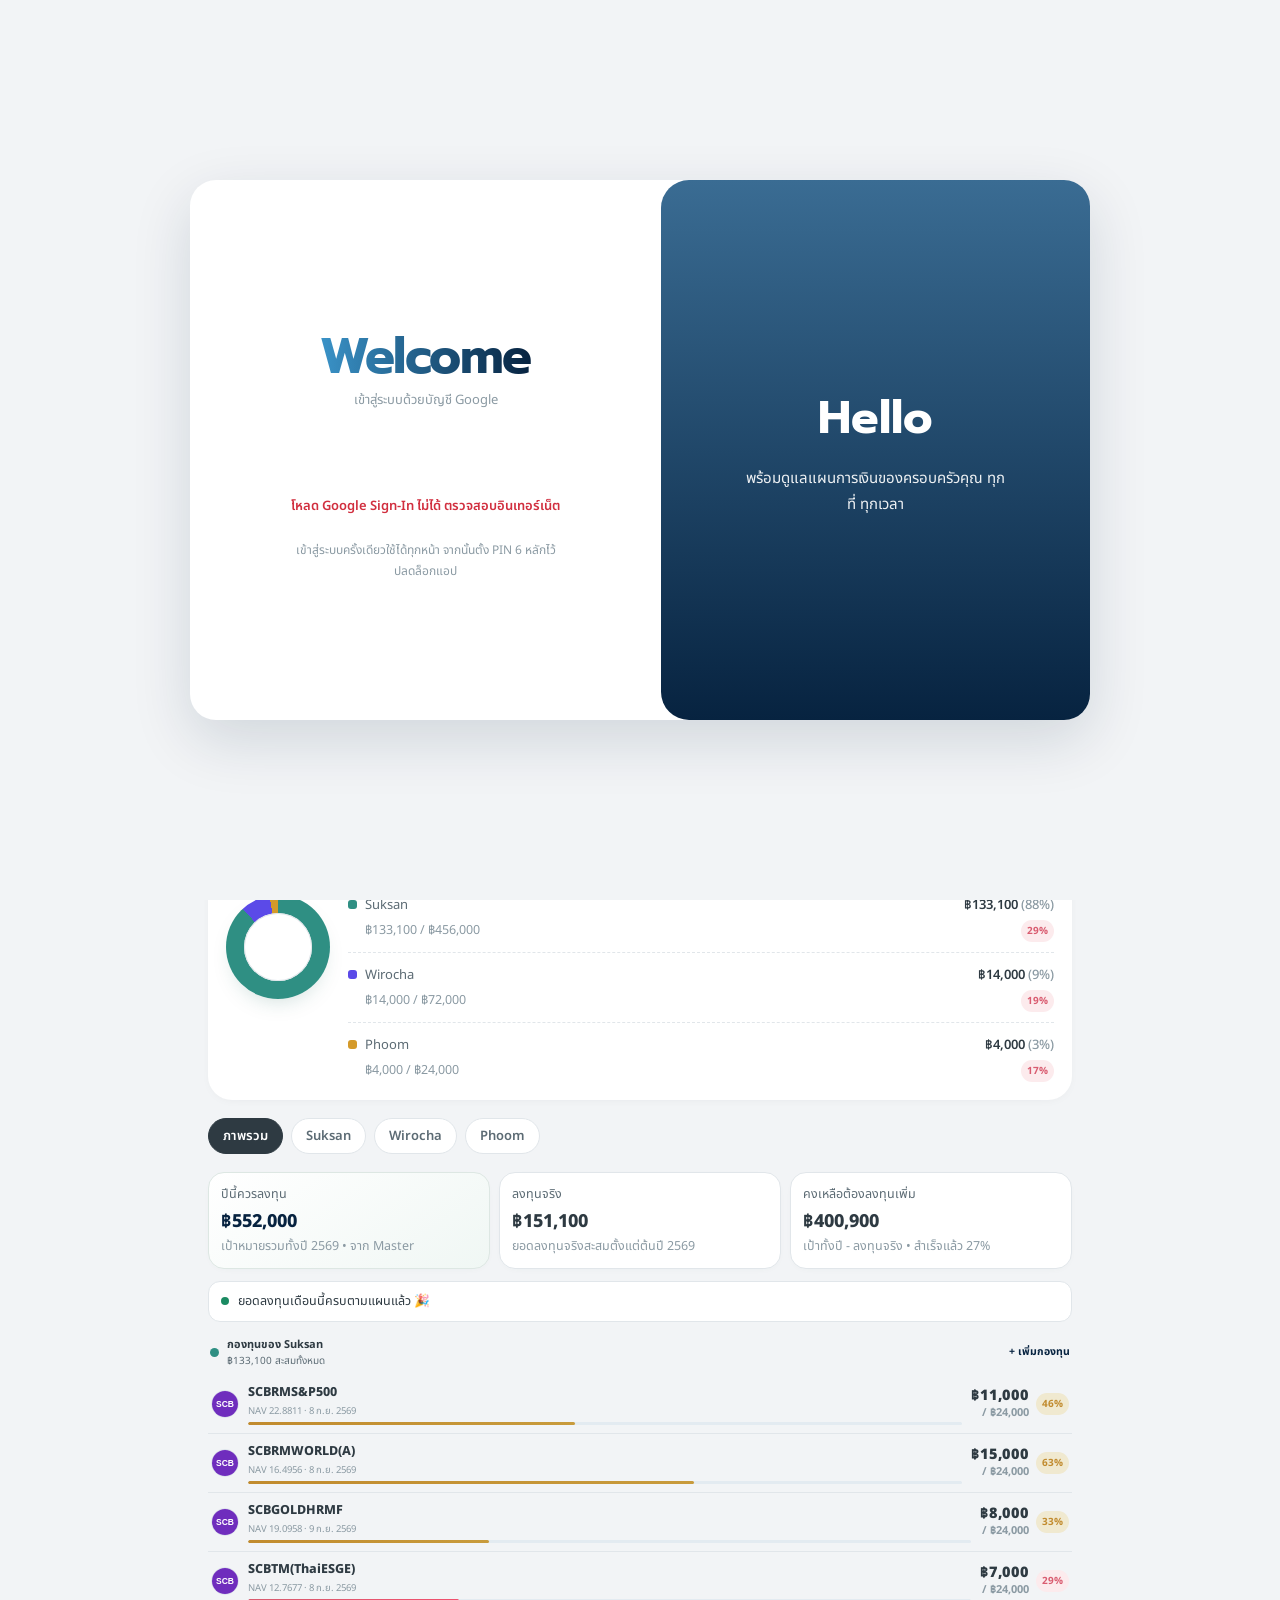
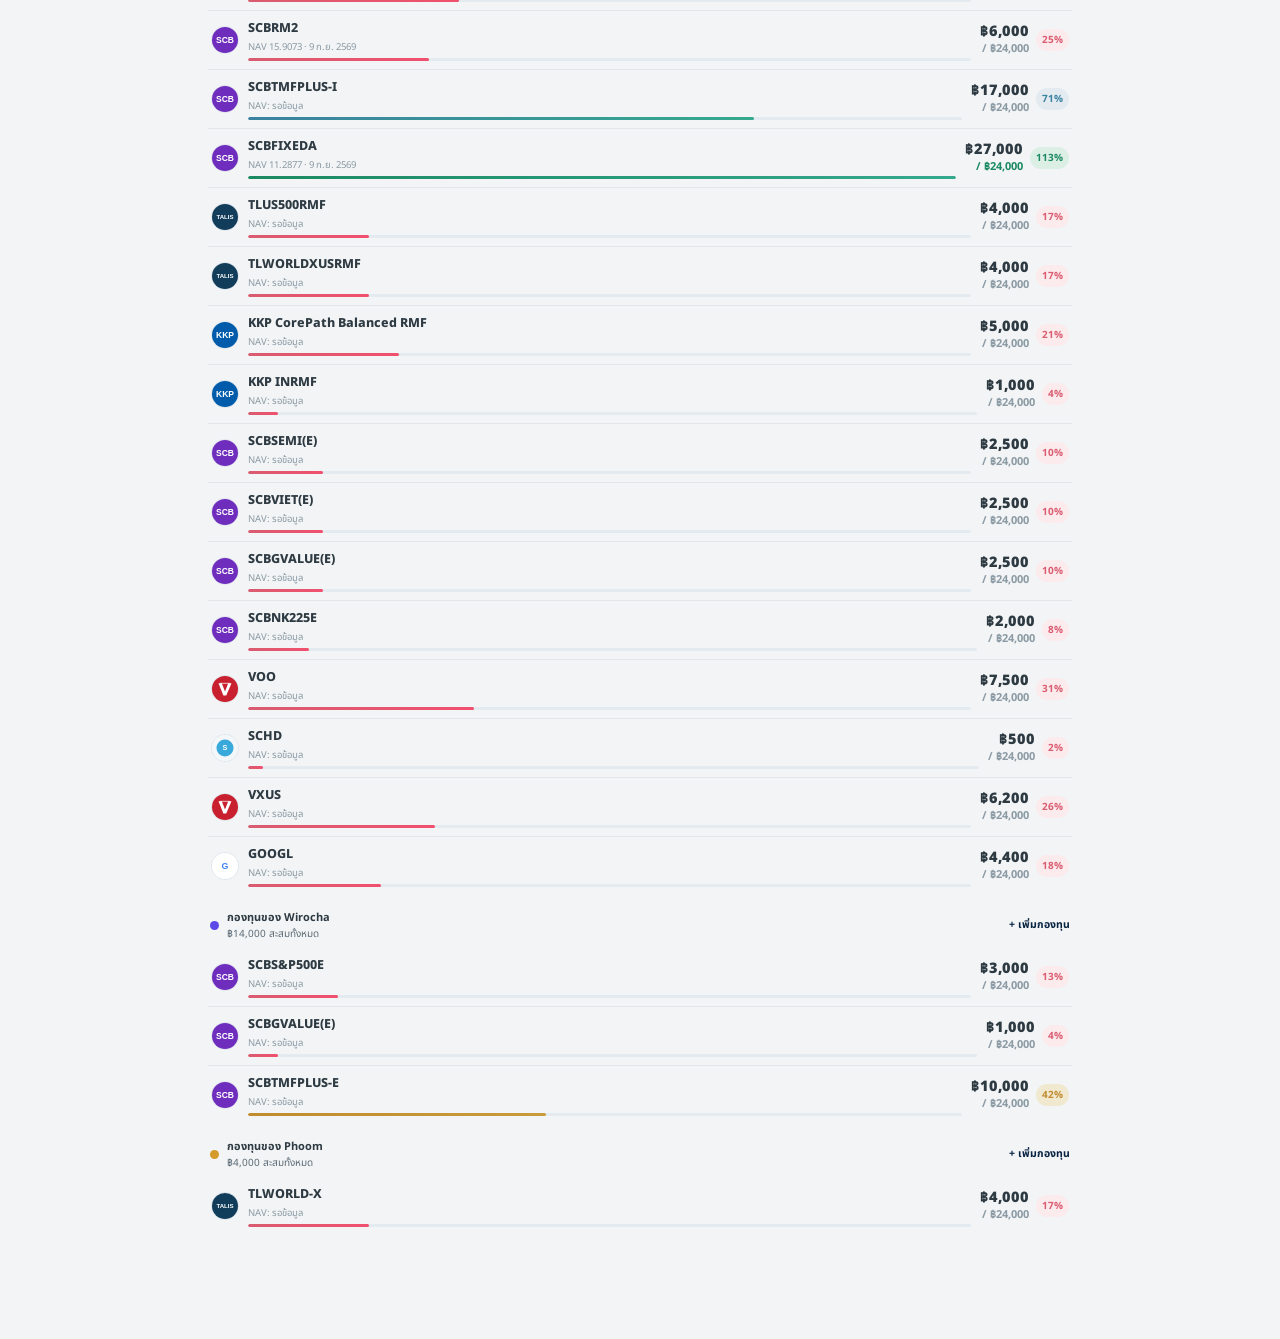
<file: portfolio/index.html>
<!DOCTYPE html>
<html lang="th">
<head>
<meta charset="UTF-8">
<meta name="viewport" content="width=device-width, initial-scale=1, viewport-fit=cover">
<title>My Family Funds — Portfolio</title>
<meta name="theme-color" content="#072340">
<link rel="manifest" href="manifest.json">
<link rel="apple-touch-icon" href="icon-192.png">
<link rel="icon" href="icon-192.png">
<link rel="preconnect" href="https://fonts.googleapis.com">
<link href="https://fonts.googleapis.com/css2?family=Prompt:wght@400;500;600;700&family=Noto+Sans+Thai:wght@400;500;600&display=swap" rel="stylesheet">
<script src="../data-safety.js"></script>
<script src="https://accounts.google.com/gsi/client" async defer></script>
<style>
  :root{
    --bg:#F2F4F6;
    --surface:#FFFFFF;
    --ink:#2E3A42;
    --ink-soft:#5C6B74;
    --ink-faint:#8B9AA3;
    --primary:#072340;
    --primary-light:#3A6C93;
    --primary-soft:#E3EBF1;
    --positive:#1B8A62;
    --positive-soft:#DCEFE4;
    --warning:#E8A33D;
    --warning-soft:#F3E6D0;
    --danger:#F0506E;
    --line:#E1E6EA;
    --teal:#2C8A78;
    --amber:#C18B2E;
    --coral:#D95C70;
    --sky:#3B82A0;
    --gold:#C89B3C;
    --mint:#35A98E;
    --gold-soft:#F0E9D0;
    --radius-s:10px;
    --radius-m:16px;
    --radius-l:24px;
    --shadow-card: 0 2px 10px rgba(46,58,66,.07);
    --shadow-hero: 0 4px 18px rgba(46,58,66,.08);
    --shadow-inset: none;
  }
  *{box-sizing:border-box;}
  html,body{margin:0;padding:0;}
  body{
    background:var(--bg);
    color:var(--ink);
    font-family:'Noto Sans Thai','Prompt',sans-serif;
    -webkit-font-smoothing:antialiased;
    padding-bottom:84px;
  }
  h1,h2,h3,.num{font-family:'Prompt','Noto Sans Thai',sans-serif;}
  button{font-family:inherit;}
  input{font-family:inherit;}

  /* ---------- topbar ---------- */
  .topbar{
    position:sticky; top:0; z-index:30;
    background:linear-gradient(180deg,var(--bg) 80%, rgba(245,244,250,0));
    padding:18px 18px 6px;
  }
  .brand{
    display:flex; align-items:center; justify-content:space-between; gap:10px; margin-bottom:14px;
  }
  .brand-left{ display:flex; align-items:center; gap:10px; }
  .sync-btn{
    display:flex; align-items:center; gap:6px; border:1px solid var(--line); background:var(--surface);
    padding:7px 12px; border-radius:999px; font-size:12.5px; font-weight:600; color:var(--ink-soft);
    cursor:pointer; flex:none;
  }
  .sync-dot{ width:7px; height:7px; border-radius:50%; background:var(--ink-faint); flex:none; }
  .sync-dot.connected{ background:var(--positive); }
  .sync-dot.syncing{ background:var(--gold); animation:syncpulse 1s infinite; }
  @keyframes syncpulse{ 0%,100%{opacity:1;} 50%{opacity:.25;} }
  .brand-mark{
    width:34px;height:34px;border-radius:10px;
    background:linear-gradient(145deg,var(--primary-light),var(--primary));
    display:flex;align-items:center;justify-content:center;
    color:#fff; font-weight:700; font-size:15.5px;
  }
  .brand-name{font-size:18px;font-weight:600;letter-spacing:.2px;}
  .last-updated{font-size:12px;color:var(--primary);font-weight:600;margin-top:3px;}
  .brand-sub{font-size:12.5px;color:var(--ink-soft);margin-top:-2px;}

  .brand-left{align-items:flex-start;}
  .brand-name{line-height:34px;}

  /* ---------- bottom nav (replaces old top tabs + FAB) ---------- */
  .bottom-nav{
    position:fixed; left:0; right:0; bottom:0; z-index:45;
    display:grid; grid-template-columns:repeat(5,minmax(0,1fr));
    align-items:center; gap:2px;
    background:var(--surface); border-top:1px solid var(--line);
    padding:7px 8px calc(7px + env(safe-area-inset-bottom));
    box-shadow:0 -10px 26px -18px rgba(15,91,77,.4);
  }
  .bn-item{
    display:flex; flex-direction:column; align-items:center; justify-content:center; gap:3px;
    border:none; background:transparent; color:var(--ink-faint);
    font-size:10px; font-weight:700; padding:5px 1px; border-radius:12px;
    min-width:0; width:100%; white-space:nowrap; overflow:hidden;
    cursor:pointer; transition:color .15s ease;
  }
  .bn-item.active{ color:var(--primary); }
  .bn-ico{width:21px;height:21px; flex:0 0 21px;}
  .bn-item span{max-width:100%; overflow:hidden; text-overflow:ellipsis; white-space:nowrap;}
  .ret-nav-icon{font-size:0; width:21px; height:21px; display:block; margin-bottom:0;}
  .ret-nav-icon svg{width:21px;height:21px; display:block;}
  @media(max-width:380px){.bottom-nav{padding-left:4px;padding-right:4px}.bn-item{font-size:9px;padding-left:0;padding-right:0}.bn-ico,.ret-nav-icon,.ret-nav-icon svg{width:20px;height:20px}.bn-ico{flex-basis:20px}}

  main{padding:6px 18px 20px;}
  section[hidden]{display:none !important;}

  /* ---------- V72 Asset Allocation replacement ---------- */
  .asset-allocation-panel{overflow:hidden;padding:0;background:radial-gradient(120% 140% at 15% 0%, #3A6C93 0%, var(--primary) 46%, #072340 100%);color:#fff;box-shadow:var(--shadow-hero);position:relative;}
  .asset-allocation-panel::after{content:"";position:absolute;right:-40px;top:-60px;width:220px;height:220px;border-radius:50%;background:radial-gradient(circle,rgba(255,255,255,.14),rgba(255,255,255,0) 70%);pointer-events:none;}
  .asset-allocation-panel > *{position:relative;z-index:1;}
  .asset-allocation-head{display:flex;justify-content:space-between;align-items:flex-start;gap:14px;padding:18px 18px 10px;}
  .asset-allocation-heading{min-width:0;}
  .asset-allocation-head .panel-title{margin:0;font-size:19px;font-weight:900;color:#fff;}
  .asset-allocation-sub{font-size:12px;color:rgba(255,255,255,.78);margin-top:3px;}
  .asset-total-box{background:rgba(255,255,255,.13);border:1px solid rgba(255,255,255,.16);border-radius:15px;padding:9px 14px;text-align:right;min-width:145px;color:rgba(255,255,255,.72);font-size:10px;font-weight:700;}
  .asset-total-box strong{display:block;color:#fff;font-size:21px;line-height:1.15;margin-top:2px;font-variant-numeric:tabular-nums;}
  .asset-allocation-body{display:grid;grid-template-columns:39% minmax(0,1fr);gap:14px;padding:7px 18px 18px;align-items:center;}
  .asset-donut-wrap{display:grid;place-items:center;min-height:245px;}
  .asset-donut{width:220px;height:220px;border-radius:50%;position:relative;box-shadow:inset 0 0 0 1px rgba(0,0,0,.025);}
  .asset-donut::after{content:"";position:absolute;inset:40px;background:rgba(7,35,64,.96);border-radius:50%;box-shadow:inset 0 0 0 1px rgba(255,255,255,.06);}
  .asset-donut-center{position:absolute;inset:0;z-index:2;display:flex;flex-direction:column;justify-content:center;align-items:center;text-align:center;pointer-events:none;}
  .asset-donut-center strong{display:block;color:#fff;font-size:22px;font-weight:900;font-variant-numeric:tabular-nums;}
  .asset-donut-center span{display:block;color:rgba(255,255,255,.82);font-size:11px;font-weight:600;margin-top:2px;line-height:1.2;}
  .asset-donut-label{position:absolute;z-index:3;transform:translate(-50%,-50%);color:#fff;font-size:12px;font-weight:900;line-height:1;letter-spacing:-.15px;text-shadow:0 1px 2px rgba(0,0,0,.24);white-space:nowrap;pointer-events:none;font-variant-numeric:tabular-nums;}
  .asset-legend{border:0;border-radius:0;padding:0;background:transparent;}
  .asset-legend-item{display:grid;grid-template-columns:14px minmax(0,1fr) auto auto;gap:9px;align-items:center;padding:11px 0;border-bottom:1px solid rgba(255,255,255,.16);}
  .asset-legend-item:last-child{border-bottom:0;}
  .asset-legend-dot{width:13px;height:13px;border-radius:4px;}
  .asset-legend-name{font-size:13px;font-weight:850;color:#fff;min-width:0;}
  .asset-legend-name small{display:block;margin-top:3px;color:#D7FFF4;background:rgba(53,169,142,.22);border-radius:999px;width:max-content;max-width:100%;padding:3px 7px;font-size:9px;font-weight:700;white-space:nowrap;overflow:hidden;text-overflow:ellipsis;}
  .asset-legend-money{font-size:13px;font-weight:850;color:#fff;font-variant-numeric:tabular-nums;white-space:nowrap;}
  .asset-legend-pct{font-size:13px;font-weight:850;color:#fff;min-width:48px;text-align:right;font-variant-numeric:tabular-nums;}
  .asset-empty{padding:24px 8px;text-align:center;color:rgba(255,255,255,.75);font-size:12px;}
  @media(max-width:650px){
    /* Compact mobile layout: donut + detail legend share one row. */
    .asset-allocation-head{padding:13px 12px 7px;gap:7px;align-items:center;}
    .asset-allocation-head .panel-title{font-size:15.5px;line-height:1.28;}
    .asset-allocation-sub{font-size:9px;line-height:1.3;}
    .asset-total-box{min-width:104px;padding:7px 8px;font-size:8.5px;border-radius:12px;}
    .asset-total-box strong{font-size:17px;}
    .asset-allocation-body{grid-template-columns:37% minmax(0,1fr);padding:4px 10px 10px;gap:16px;align-items:center;}
    .asset-donut-wrap{min-height:150px;}
    .asset-donut{width:124px;height:124px;transform:translateX(-5px);}
    .asset-donut::after{inset:24px;}
    .asset-donut-center strong{font-size:14px;}
    .asset-donut-center span{font-size:8px;}
    .asset-donut-label{font-size:8.5px;letter-spacing:-.2px;}
    .asset-legend{padding:0;border-radius:0;}
    .asset-legend-item{padding:6px 0;gap:5px;grid-template-columns:10px minmax(0,1fr) auto auto;}
    .asset-legend-dot{width:10px;height:10px;border-radius:3px;}
    .asset-legend-name,.asset-legend-money,.asset-legend-pct{font-size:9.5px;}
    .asset-legend-name{line-height:1.15;}
    .asset-legend-money,.asset-legend-pct{font-weight:850;}
    .asset-legend-pct{min-width:32px;}
    .asset-legend-name small{font-size:7px;margin-top:2px;padding:2px 4px;max-width:100px;}
  }
  @media(max-width:370px){
    .asset-allocation-body{grid-template-columns:36% minmax(0,1fr);gap:14px;padding-left:7px;padding-right:7px;}
    .asset-donut{width:114px;height:114px;transform:translateX(-5px);}
    .asset-donut::after{inset:22px;}
    .asset-donut-center strong{font-size:13px;}
    .asset-donut-center span{font-size:7.5px;}
    .asset-donut-label{font-size:8px;}
    .asset-legend-item{padding:5px 0;}
    .asset-legend-name,.asset-legend-money,.asset-legend-pct{font-size:8.5px;}
    .asset-legend-pct{min-width:30px;}
  }

  /* ---------- hero ---------- */
  .hero{
    background:radial-gradient(120% 140% at 15% 0%, #3A6C93 0%, var(--primary) 46%, #072340 100%);
    border-radius:var(--radius-l);
    padding:24px 20px 22px;
    color:#fff;
    box-shadow:var(--shadow-hero);
    position:relative;
    overflow:hidden;
    margin-top:6px;
  }
  .hero::after{
    content:"";
    position:absolute; right:-40px; top:-60px; width:220px; height:220px;
    border-radius:50%; background:radial-gradient(circle, rgba(255,255,255,.14), rgba(255,255,255,0) 70%);
  }
  .hero-top{display:flex; justify-content:space-between; align-items:flex-start; gap:14px;}
  .hero-label{font-size:13px; color:rgba(255,255,255,.75); margin:0 0 6px;}
  .hero-amount{font-size:27px; font-weight:700; letter-spacing:.2px; margin:0;}
  .hero-target{font-size:13px; color:rgba(255,255,255,.8); margin-top:6px;}
  .hero-target b{color:#fff; font-weight:600;}

  .gauge{ position:relative; width:86px; height:86px; flex:none; }
  .gauge svg{ width:100%; height:100%; transform:rotate(-90deg); }
  .gauge-pct{
    position:absolute; inset:0; display:flex; align-items:center; justify-content:center;
    font-size:15.5px; font-weight:700; color:#fff;
  }

  .hero-bottom{
    display:flex; gap:10px; margin-top:20px; flex-wrap:wrap;
  }
  .hero-chip{
    background:rgba(255,255,255,.13); border:1px solid rgba(255,255,255,.18);
    border-radius:12px; padding:9px 12px; flex:1; min-width:96px;
    position:relative; overflow:hidden;
  }
  .hero-chip::before{
    content:""; position:absolute; left:0; top:0; bottom:0; width:3px;
  }
  .hero-chip:nth-child(1)::before{ background:var(--gold); }
  .hero-chip:nth-child(2)::before{ background:var(--mint); }
  .hero-chip:nth-child(3)::before{ background:var(--coral); }
  .hero-chip:nth-child(4)::before{ background:var(--sky); }
  .hero-chip .k{font-size:12.5px; color:rgba(255,255,255,.7);}
  .hero-chip .v{font-size:15.5px; font-weight:700; margin-top:2px;}

  /* ---------- allocation donut ---------- */
  .panel{
    background:var(--surface); border-radius:var(--radius-l);
    padding:18px; margin-top:16px; box-shadow:0 2px 14px -8px rgba(34,28,53,.14);
  }
  .panel-title{font-size:14.5px; font-weight:600; margin:0 0 14px;}
  /* V72 FINAL: Asset Allocation uses the same full dark-blue Retirement theme.
     Keep this rule after the generic .panel rule so the panel background cannot be overwritten. */
  .panel.asset-allocation-panel{
    background:radial-gradient(120% 140% at 15% 0%, #3A6C93 0%, var(--primary) 46%, #072340 100%) !important;
    color:#fff;
    box-shadow:var(--shadow-hero);
  }
  .panel.asset-allocation-panel .panel-title{color:#fff;}
  .alloc-row{ display:flex; align-items:flex-start; gap:18px; }
  .donut{ width:104px; height:104px; border-radius:50%; flex:none; position:relative;
    box-shadow:0 10px 24px -12px rgba(15,91,77,.28);}
  .donut::before{
    content:""; position:absolute; inset:18px; border-radius:50%; background:var(--surface);
    box-shadow:inset 0 0 0 1px var(--line);
  }
  .legend{flex:1; display:flex; flex-direction:column; gap:12px;}
  .legend-item{display:flex; flex-direction:column; gap:5px; font-size:13px;}
  .legend-item:not(:last-child){ padding-bottom:10px; border-bottom:1px dashed var(--line); }
  .legend-row{ display:flex; align-items:center; gap:8px; }
  .legend-dot{width:9px;height:9px;border-radius:3px;flex:none;}
  .legend-name{flex:1; color:var(--ink-soft);}
  .legend-val{font-weight:600;}
  .legend-sub{ display:flex; align-items:center; justify-content:space-between; gap:8px; padding-left:17px; }
  .legend-sub span:first-child{ font-size:12.5px; color:var(--ink-faint); }

  /* ---------- owner filter pills ---------- */
  .filters{ display:flex; gap:8px; margin-top:18px; overflow-x:auto; padding-bottom:2px;}
  .pill{
    border:1px solid var(--line); background:var(--surface); color:var(--ink-soft);
    padding:7px 14px; border-radius:999px; font-size:13px; font-weight:600;
    white-space:nowrap; cursor:pointer;
  }
  .pill.active{ background:var(--ink); color:#fff; border-color:var(--ink);}

  /* ---------- owner group ---------- */
  .owner-group{ margin-top:14px; }
  .owner-head{
    display:flex; align-items:center; justify-content:space-between; margin-bottom:6px;
    padding-left:2px;
  }
  .owner-title{display:flex; align-items:center; gap:8px;}
  .owner-dot{width:9px;height:9px;border-radius:50%;}
  .owner-name{font-size:11px; font-weight:700;}
  .owner-total{font-size:10px; color:var(--ink-soft);}
  .add-fund-link{
    border:none; background:none; color:var(--primary); font-size:10.5px; font-weight:700;
    cursor:pointer; padding:4px 2px;
  }

  .fund-row{
    display:flex; align-items:center; gap:9px;
    padding:8px 3px; border-bottom:1px solid var(--line);
    cursor:pointer;
  }
  .fund-row:last-child{ border-bottom:0; }
  .fund-row-badge.logo-badge{background:#fff;border:1px solid #DCE4EA;overflow:hidden;padding:0;display:grid;place-items:center}
  .fund-row-badge.logo-badge svg{width:100%;height:100%;display:block}
  .v39-card-logo.brand-logo{background:#fff;overflow:hidden;padding:0}
  .v39-card-logo.brand-logo svg{width:100%;height:100%;display:block}
  .finance-badge.brand-logo{background:#fff;overflow:hidden;padding:0;display:grid;place-items:center}
  .finance-badge.brand-logo svg{width:100%;height:100%;display:block}
  .ticker-logo{width:22px;height:22px;border-radius:6px;overflow:hidden;display:inline-grid;place-items:center;flex:0 0 auto}
  .ticker-logo svg{width:100%;height:100%;display:block}
  .fund-row-badge{
    width:28px; height:28px; border-radius:50%; flex:0 0 auto;
    display:flex; align-items:center; justify-content:center;
    font-size:10px; font-weight:900; color:#fff;
  }
  .fund-row-body{ flex:1; min-width:0; }
  .fund-row-line1{ display:flex; align-items:center; gap:3px; }
  .fund-row-name{
    font-size:12.5px; font-weight:800; color:var(--ink);
    white-space:nowrap; overflow:hidden; text-overflow:ellipsis;
  }
  .fund-row-line1 .favorite-btn{ font-size:11px; padding:0 0 0 3px; }
  .fund-row-nav{
    font-size:9.5px; color:var(--ink-faint); margin-top:2px;
    white-space:nowrap; overflow:hidden; text-overflow:ellipsis;
  }
  .fund-bar-track{ height:3px; background:var(--primary-soft); border-radius:4px; margin-top:4px; overflow:hidden;}
  .fund-bar-fill{ height:100%; border-radius:4px; background:linear-gradient(90deg,var(--coral),var(--coral)); transition:width .3s ease;}
  .fund-bar-fill.low{ background:linear-gradient(90deg,var(--coral),#F0506E); }
  .fund-bar-fill.mid{ background:linear-gradient(90deg,var(--amber),var(--gold)); }
  .fund-bar-fill.high{ background:linear-gradient(90deg,var(--sky),var(--mint)); }
  .fund-bar-fill.met{ background:linear-gradient(90deg,var(--positive),var(--mint)); }
  .fund-row-right{ flex:0 0 auto; display:flex; align-items:center; gap:7px; }
  .fund-row-nums{ display:flex; flex-direction:column; align-items:flex-end; line-height:1.2; }
  .fund-row-actual{ font-size:14.5px; font-weight:900; color:var(--ink); white-space:nowrap; }
  .fund-row-target{ font-size:11px; font-weight:700; color:var(--ink-faint); white-space:nowrap; }
  .fund-row-target.met{ color:var(--positive); }
  .fund-row .pct-chip{ flex:0 0 auto; }
  .pct-chip{
    font-size:10px; font-weight:700; padding:3px 6px; border-radius:999px;
  }
  .pct-chip.low{ background:#FCEBED; color:var(--coral); }
  .pct-chip.mid{ background:var(--gold-soft); color:#C18B2E; }
  .pct-chip.high{ background:#E3EBF1; color:var(--sky); }
  .pct-chip.met{ background:var(--positive-soft); color:var(--positive); }

  .empty-state{
    text-align:center; padding:34px 10px; color:var(--ink-soft); font-size:13.5px;
  }

  /* ---------- (old floating FAB removed — see .bn-fab in bottom nav) ---------- */

  /* ---------- modal ---------- */
  .modal-overlay{
    position:fixed; inset:0; background:rgba(34,28,53,.5); z-index:50;
    display:flex; align-items:flex-end; justify-content:center;
    backdrop-filter:blur(2px);
  }
  .modal-overlay[hidden]{display:none;}
  .modal-sheet{
    background:var(--surface); width:100%; max-width:460px;
    border-radius:22px 22px 0 0; padding:22px 20px 26px;
    animation:slideup .22s ease;
  }
  @keyframes slideup{ from{transform:translateY(24px); opacity:0;} to{transform:translateY(0); opacity:1;} }
  .modal-title{font-size:17px; font-weight:700; margin:0 0 4px;}
  .modal-sub{font-size:13px; color:var(--ink-soft); margin:0 0 18px;}
  .field{ margin-bottom:14px; }
  .field label{ display:block; font-size:13px; font-weight:600; color:var(--ink-soft); margin-bottom:6px;}
  .field select, .field input{
    width:100%; padding:11px 12px; border-radius:12px; border:1px solid var(--line);
    background:#FBFAFE; font-size:14.5px; color:var(--ink);
  }
  .field select:focus, .field input:focus{ outline:2px solid var(--primary-light); outline-offset:1px;}
  .field-row{ display:flex; gap:10px; }
  .field-row .field{ flex:1; }
  .toggle-owner{ font-size:12.5px; color:var(--primary); background:none; border:none; cursor:pointer; margin-top:6px;}
  .modal-actions{ display:flex; gap:10px; margin-top:6px; }
  .btn{
    flex:1; padding:13px; border-radius:12px; border:none; font-size:14.5px; font-weight:700; cursor:pointer;
  }
  .btn-primary{ background:var(--primary); color:#fff; }
  .btn-ghost{ background:var(--primary-soft); color:var(--primary); }

  /* ---------- cloud sync modal: mobile fit ---------- */
  #modalCloud .modal-sheet{
    max-height:calc(100dvh - 10px);
    overflow-y:auto;
    -webkit-overflow-scrolling:touch;
    overscroll-behavior:contain;
    padding:18px 16px calc(18px + env(safe-area-inset-bottom));
  }
  #modalCloud .modal-title{font-size:16px;}
  #modalCloud .modal-sub{font-size:12px;line-height:1.45;margin-bottom:12px;}
  #modalCloud .sheet-connect-box{margin-top:9px;padding:11px;border-radius:14px;}
  #modalCloud .field{margin-bottom:10px;}
  #modalCloud .field label{font-size:12px;margin-bottom:5px;}
  #modalCloud .field input{padding:9px 10px;font-size:13px;}
  #modalCloud .modal-actions{gap:7px;margin-top:5px;}
  #modalCloud .btn{padding:10px 8px;font-size:13px;}
  #modalCloud .setup-note{font-size:11px;line-height:1.4;margin-top:6px;}
  #modalCloud .sheet-status{font-size:11.5px;line-height:1.4;margin-top:5px;}
  #modalCloud .modal-actions:last-child{margin-top:9px !important;}
  @media (max-width:380px){
    #modalCloud .modal-sheet{padding-left:12px;padding-right:12px;}
    #modalCloud .sheet-connect-box{padding:10px;}
    #modalCloud .btn{font-size:12px;padding:9px 6px;}
  }

  /* ---------- table view ---------- */
  .table-toolbar{
    display:flex; flex-direction:column; align-items:stretch; margin:4px 0 10px; gap:8px;
  }
  .table-toolbar h2{font-size:17px; margin:0; line-height:1.25;}
  .table-toolbar-actions{ display:flex; gap:5px; width:100%; }
  .table-toolbar-actions .sync-btn,
  .table-toolbar-actions .export-btn{
    flex:1 1 0; min-width:0; justify-content:center;
    padding:7px 3px; font-size:10.5px; white-space:nowrap;
    overflow:hidden; text-overflow:ellipsis;
  }
  .export-btn{
    background:var(--ink); color:#fff; border:none; padding:9px 14px; border-radius:10px;
    font-size:13px; font-weight:600; cursor:pointer; display:flex; align-items:center; gap:6px;
  }
  /* ---------- responsive investment table ---------- */
  .table-scroll-wrap{
    position:relative;
    min-width:0;
    width:100%;
  }
  .table-scroll{
    overflow:auto;
    position:relative;
    max-height:calc(100vh - 190px);
    min-height:180px;
    background:var(--surface);
    border:1px solid var(--line);
    border-radius:var(--radius-m);
    box-shadow:0 2px 14px -8px rgba(34,28,53,.14);
    -webkit-overflow-scrolling:touch;
    overscroll-behavior:contain;
    scrollbar-gutter:stable both-edges;
  }
  .table-scroll::-webkit-scrollbar{width:12px;height:12px;}
  .table-scroll::-webkit-scrollbar-track{background:#F1F5F3;border-radius:999px;}
  .table-scroll::-webkit-scrollbar-thumb{background:#9DBAB2;border-radius:999px;border:3px solid #F1F5F3;}
  table{
    border-collapse:separate;
    border-spacing:0;
    width:100%;
    min-width:960px;
    font-size:13px;
  }
  thead{
    position:sticky;
    top:0;
    z-index:11;
  }
  thead th{
    position:sticky;
    top:0;
    z-index:12;
    background:var(--surface);
    font-weight:600;
    color:var(--ink-soft);
    font-size:12.5px;
    text-align:right;
    padding:10px 8px;
    border-bottom:2px solid var(--line);
    white-space:nowrap;
  }
  thead th:first-child{
    text-align:left;
    position:sticky;
    left:0;
    top:0;
    z-index:15;
    background:var(--surface);
    box-shadow:1px 0 0 var(--line);
  }
  tbody td{
    padding:7px 8px;
    border-bottom:1px solid var(--line);
    text-align:right;
    white-space:nowrap;
    background:var(--surface);
  }
  tbody td:first-child{
    text-align:left;
    position:sticky;
    left:0;
    z-index:8;
    background:var(--surface);
    font-weight:500;
    box-shadow:1px 0 0 var(--line);
  }
  .group-row td{
    background:var(--teal);
    color:#fff;
    font-weight:700;
    font-size:13px;
    padding:9px 10px;
  }
  .group-row td:first-child{
    position:sticky;
    left:0;
    z-index:9;
    background:var(--teal);
    box-shadow:1px 0 0 rgba(255,255,255,.15);
  }
  .group-row{ background:var(--primary); }
  .cell-input{
    width:56px; text-align:right; border:1px solid transparent; background:transparent;
    border-radius:6px; padding:5px 4px; font-size:13px; color:var(--ink);
  }
  .cell-input:hover{ border-color:var(--line); }
  .cell-input:focus{ border-color:var(--primary-light); outline:none; background:var(--primary-soft); }
  .target-input{ width:64px; font-weight:600;}
  .actual-cell{ font-weight:700; }
  .badge{ font-size:12.5px; font-weight:700; padding:4px 9px; border-radius:999px; display:inline-block;}
  .badge-met{ background:var(--positive-soft); color:var(--positive); }
  .badge-warn{ background:var(--warning-soft); color:var(--warning); }
  .badge-none{ background:var(--bg); color:var(--ink-faint); }
  .row-del{ border:none; background:none; color:var(--ink-faint); cursor:pointer; font-size:13.5px;}
  .row-del:hover{ color:var(--danger); }
  .fund-name-cell{ cursor:pointer; color:var(--primary); text-decoration:underline; text-decoration-color:var(--primary-soft); text-underline-offset:2px; }

  .toast{
    position:fixed; left:50%; bottom:96px; transform:translateX(-50%) translateY(20px);
    background:var(--ink); color:#fff; padding:11px 18px; border-radius:12px; font-size:13px;
    opacity:0; pointer-events:none; transition:all .25s ease; z-index:60;
  }
  .toast.show{ opacity:1; transform:translateX(-50%) translateY(0); }

  @media (min-width:720px){
    main{ max-width:900px; margin:0 auto; }
    .topbar{ padding-left:calc(50% - 450px); padding-right:calc(50% - 450px); }
  }

  .yearbar{
    display:flex;
    align-items:center;
    flex-wrap:nowrap;
    gap:6px;
    width:100%;
    margin:0 0 10px;
    padding:8px 10px;
    background:var(--bg);
    border:1px solid var(--line);
    border-radius:12px;
    position:relative;
  }
  .year-title{font-size:13.5px;font-weight:700;color:var(--ink-soft);margin-right:2px;white-space:nowrap;flex:0 0 auto}
  .year-select{border:1px solid var(--line);border-radius:9px;padding:6px 8px;background:var(--bg);font-weight:800;color:var(--ink);font-size:13px;min-width:76px;flex:1 1 auto}
  .year-nav,.year-add{border:1px solid var(--line);background:var(--bg);border-radius:9px;padding:6px 9px;cursor:pointer;font-weight:700;color:var(--ink);font-size:13px;white-space:nowrap;flex:0 0 auto}
  .year-add{color:var(--primary);border-color:var(--primary-soft)}

/* ===== V4 FUND DETAIL — PURPLE / WHITE 3D-LITE EXPERIENCE ===== */
.fund-row{cursor:pointer;}
.fund-detail-overlay{
  position:fixed;inset:0;
  background:rgba(15,91,77,.12);
  backdrop-filter:blur(10px);
  z-index:70;display:flex;align-items:flex-end;justify-content:center;
}
.fund-detail-overlay[hidden]{display:none}
.fund-detail-sheet{
  width:100%;max-width:760px;max-height:92vh;overflow:auto;
  background:
    radial-gradient(120% 70% at 0% 0%, #EAF5F1 0%, rgba(241,235,255,0) 55%),
    linear-gradient(180deg,#FFFFFF 0%,#FCFEFD 100%);
  border:1px solid #D8E8E2;
  border-radius:28px 28px 0 0;
  box-shadow:0 -24px 70px rgba(15,91,77,.18),0 10px 35px rgba(34,28,53,.10);
  padding:18px 16px 30px;
}
.fund-detail-close{
  float:right;border:1px solid #DDE7E3;background:#E3EBF1;color:var(--primary);
  border-radius:12px;width:38px;height:38px;font-size:20px;cursor:pointer;
  box-shadow:0 4px 12px rgba(15,91,77,.08);
}
.detail-owner{font-size:12.5px;color:var(--primary);margin-top:4px;font-weight:600}
.detail-name{font-size:21.5px;font-weight:800;color:var(--ink);margin:8px 48px 2px 0;line-height:1.25}
.detail-year{font-size:12.5px;color:var(--ink-soft)}
.detail-kpis{display:grid;grid-template-columns:repeat(3,1fr);gap:8px;margin-top:16px}
.detail-kpi{
  background:linear-gradient(145deg,#FFFFFF,#F0F7F4);
  border:1px solid #DCEAE5;border-radius:16px;padding:12px;
  box-shadow:0 8px 18px -14px rgba(15,91,77,.28);
}
.detail-kpi .k{font-size:12px;color:var(--ink-soft)}
.detail-kpi .v{font-size:17px;font-weight:800;color:var(--ink);margin-top:4px}
.detail-progress{
  margin-top:12px;background:var(--bg);border:1px solid #DCEAE5;border-radius:16px;padding:12px;
  box-shadow:0 8px 18px -14px rgba(75,46,158,.35);
}
.detail-progress-head{display:flex;justify-content:space-between;color:var(--ink-soft);font-size:12.5px;margin-bottom:8px}
.detail-track{height:9px;background:#E6F0ED;border-radius:99px;overflow:hidden}
.detail-fill{height:100%;border-radius:99px;background:linear-gradient(90deg,#3A6C93,#58B49E)}
.detail-chart-card{
  margin-top:14px;background:var(--bg);border:1px solid #DCEAE5;border-radius:20px;padding:14px;
  box-shadow:0 8px 20px -15px rgba(15,91,77,.20);
}
.detail-chart-title{font-size:13.5px;font-weight:700;color:var(--ink);margin-bottom:10px}
.detail-chart{height:210px;position:relative}
.detail-chart svg{width:100%;height:100%;overflow:visible}
.chart-grid{stroke:#E0EBE7;stroke-width:1}
.chart-area{fill:rgba(124,92,252,.10)}
.chart-line{fill:none;stroke:#3A6C93;stroke-width:3;stroke-linecap:round;stroke-linejoin:round}
.chart-point{fill:#fff;stroke:#3A6C93;stroke-width:2}
.chart-label{fill:#78857F;font-size:11px}
.chart-value{fill:#072340;font-size:11px;font-weight:700;paint-order:stroke;stroke:#fff;stroke-width:3px;stroke-linejoin:round}
.chart-unit{float:right;font-size:12px;font-weight:500;color:#78857F}
.detail-chart-legend{font-size:12px;color:#66736E;margin:-4px 0 3px}
.detail-chart-legend i{display:inline-block;width:20px;border-top:3px solid #3A6C93;vertical-align:middle;margin-right:5px}
.detail-chart{height:260px;position:relative}
.detail-chart svg{width:100%;height:100%;overflow:visible}
.chart-axis{stroke:#D2DFDA;stroke-width:1}
.chart-axis-title,.chart-axis-y,.chart-axis-x{fill:#6E7C76;font-size:12px}
.chart-axis-y{font-size:12px;font-weight:600}
.chart-axis-x{font-size:12px}
.chart-grid{stroke:#DCE8E3;stroke-width:1;stroke-dasharray:3 4}
.chart-area{fill:rgba(124,92,252,.10)}
.chart-line{fill:none;stroke:#3A6C93;stroke-width:3;stroke-linecap:round;stroke-linejoin:round}
.chart-cum-line{stroke:#22A995}
.chart-point{fill:#fff;stroke:#3A6C93;stroke-width:2}
.chart-point-cum{stroke:#22A995}
.chart-value{fill:#072340;font-size:12px;font-weight:700;paint-order:stroke;stroke:#fff;stroke-width:3px;stroke-linejoin:round}
.target-line{stroke:#C18B2E;stroke-width:2;stroke-dasharray:7 5}
.target-label{fill:#9A6C20;font-size:12px;font-weight:700}
.detail-months{display:grid;grid-template-columns:repeat(4,1fr);gap:7px;margin-top:12px}
.detail-month{
  background:#F7FBF9;border:1px solid #DFEBE6;border-radius:12px;padding:9px;
  box-shadow:0 4px 12px -10px rgba(75,46,158,.35);
}
.detail-month.current{border-color:var(--primary);background:var(--primary-soft);}
.detail-month .m{font-size:12px;color:#78857F}
.detail-month input.detail-month-input{
  width:100%;border:none;background:transparent;padding:0;margin-top:3px;
  font-size:13px;font-weight:700;color:var(--ink);font-family:inherit;outline:none;
  -moz-appearance:textfield;
}
.detail-month input.detail-month-input::-webkit-outer-spin-button,
.detail-month input.detail-month-input::-webkit-inner-spin-button{-webkit-appearance:none;margin:0;}
.detail-month input.detail-month-input:focus{color:var(--primary);}
@media(max-width:520px){
  .detail-kpis{grid-template-columns:1fr 1fr}
  .detail-kpi:last-child{grid-column:1/-1}
  .detail-months{grid-template-columns:repeat(3,1fr)}
}



/* ===== V7 SMART UX ===== */
.smart-tools{display:grid;grid-template-columns:1fr auto;gap:10px;margin-top:16px}
.search-box{position:relative}.search-box input{width:100%;padding:11px 40px 11px 38px;border:1px solid var(--line);border-radius:13px;background:var(--surface);font-size:13.5px;color:var(--ink)}
.search-box svg{position:absolute;left:12px;top:50%;transform:translateY(-50%);width:17px;color:var(--ink-faint)}
.search-clear{position:absolute;right:8px;top:50%;transform:translateY(-50%);border:none;background:var(--primary-soft);color:var(--primary);border-radius:8px;width:28px;height:28px;cursor:pointer}
.tool-btn{border:1px solid var(--line);background:var(--surface);color:var(--primary);border-radius:13px;padding:0 13px;font-weight:700;cursor:pointer}
.summary-grid{display:grid;grid-template-columns:repeat(3,1fr);gap:9px;margin-top:16px}.summary-card{background:var(--surface);border:1px solid var(--line);border-radius:16px;padding:12px;box-shadow:0 2px 12px -8px rgba(15,91,77,.14)}
.summary-card .s-k{font-size:12.5px;color:var(--ink-soft)}.summary-card .s-v{font-size:18px;font-weight:800;margin-top:4px}.summary-card .s-sub{font-size:12.5px;color:var(--ink-faint);margin-top:2px}
.summary-card.action{border-color:#DDE7E3;background:linear-gradient(145deg,#fff,#F0F7F4)}.summary-card.action .s-v{color:var(--primary)}
.notice-list{margin-top:12px;display:flex;flex-direction:column;gap:7px}.notice{display:flex;align-items:center;gap:9px;padding:10px 12px;border-radius:12px;background:var(--surface);border:1px solid var(--line);font-size:12.5px}.notice .dot{width:8px;height:8px;border-radius:50%;flex:none}.notice.warn .dot{background:var(--warning)}.notice.ok .dot{background:var(--positive)}
.favorite-btn{border:none;background:transparent;color:var(--ink-faint);font-size:15.5px;line-height:1;cursor:pointer;padding:2px 0 2px 6px}.favorite-btn.active{color:#C89B3C}
.fund-actions{display:flex;align-items:center;gap:5px}.fund-status{font-size:12px;color:var(--ink-soft);margin-top:0;margin-left:8px}
.detail-actions{display:flex;gap:8px;margin-top:12px}.detail-action-btn{flex:1;border:1px solid var(--line);background:var(--surface);color:var(--primary);border-radius:11px;padding:10px;font-weight:700;cursor:pointer}
.history-list{display:flex;flex-direction:column;gap:7px;margin-top:10px}.history-item{display:grid;grid-template-columns:1fr auto auto;gap:8px;align-items:center;padding:10px 11px;background:var(--surface);border:1px solid var(--line);border-radius:12px}.history-date{font-size:12.5px;color:var(--ink-soft)}.history-note{font-size:12px;color:var(--ink-faint)}.history-amt{font-weight:800;font-size:13.5px}.history-actions{display:flex;gap:4px}.history-actions button{border:none;background:var(--primary-soft);color:var(--primary);border-radius:7px;width:28px;height:28px;cursor:pointer}.history-note-text{font-size:12.5px;color:var(--ink);margin-top:4px;line-height:1.45;word-break:break-word}.history-note-empty{font-size:12px;color:var(--ink-faint);margin-top:4px;font-style:italic}.note-field textarea{width:100%;min-height:74px;resize:vertical;border:1px solid var(--line);border-radius:12px;padding:10px 12px;font:inherit;font-size:13px;background:var(--surface);color:var(--ink);outline:none}.note-field textarea:focus{border-color:var(--primary);box-shadow:0 0 0 3px rgba(104,189,178,.10)}.history-help{font-size:12px;color:var(--ink-faint);margin-top:3px}
.sheet-connect-box{background:linear-gradient(145deg,#F0F7F4,#fff);border:1px solid #D7E7E1;border-radius:16px;padding:13px;margin-top:12px}.sheet-status{font-size:12.5px;color:var(--ink-soft);line-height:1.5;margin-top:6px}.setup-note{font-size:12.5px;color:var(--ink-faint);line-height:1.5;margin-top:7px}
.quick-month{display:grid;grid-template-columns:repeat(3,minmax(0,1fr));gap:0;padding:9px 6px;border-radius:12px;background:var(--primary-soft);margin-top:9px;font-size:12px;line-height:1.25;overflow:hidden}.quick-month .qm-item{min-width:0;display:flex;flex-direction:column;align-items:center;justify-content:center;text-align:center;padding:2px 7px}.quick-month .qm-item+.qm-item{border-left:1px solid rgba(15,91,77,.12)}.quick-month .qm-label{display:block;min-height:30px;color:var(--ink-soft);font-size:11.5px;line-height:1.3;white-space:normal}.quick-month b{display:block;margin-top:3px;color:var(--primary);font-size:14px;line-height:1.2;white-space:nowrap;font-variant-numeric:tabular-nums}.quick-month .qm-value{min-width:0;max-width:100%;overflow:hidden;text-overflow:ellipsis}@media(max-width:420px){.quick-month{padding:8px 3px}.quick-month .qm-item{padding:2px 4px}.quick-month .qm-label{font-size:10.5px;min-height:28px}.quick-month b{font-size:13px}}
@media(max-width:650px){.summary-grid{grid-template-columns:1fr 1fr}.summary-card:last-child{grid-column:1/-1}.tool-btn{padding:0 10px}}


.market-panel{overflow:hidden;padding:0}.market-ticker-head{display:flex;align-items:center;justify-content:space-between;gap:10px;padding:9px 12px;border-bottom:1px solid var(--border);background:linear-gradient(180deg,#fff,#F6F8F7)}.market-ticker-title{font-size:12.5px;font-weight:800;color:var(--primary);white-space:nowrap}.market-subtitle{font-size:11px;color:var(--muted);white-space:nowrap;overflow:hidden;text-overflow:ellipsis}.market-ticker-wrap{position:relative;overflow:hidden;width:100%;background:#fff}.market-ticker-row{position:relative;overflow:hidden;width:100%;border-bottom:1px solid #DDE7E3}.market-ticker-row:last-child{border-bottom:0}.market-ticker-row:before,.market-ticker-row:after{content:'';position:absolute;top:0;bottom:0;width:34px;z-index:2;pointer-events:none}.market-ticker-row:before{left:0;background:linear-gradient(90deg,#fff,transparent)}.market-ticker-row:after{right:0;background:linear-gradient(270deg,#fff,transparent)}.market-ticker-track{display:flex;width:max-content;will-change:transform}.market-ticker-track.stocks{animation:marketTickerStock 46s linear infinite}.market-ticker-track.etfs{animation:marketTickerStock 46s linear infinite}.market-ticker-wrap:hover .market-ticker-track,.market-ticker-wrap:active .market-ticker-track{animation-play-state:paused}.market-ticker-item{display:inline-flex;align-items:center;gap:7px;padding:8px 18px;border-right:1px solid #DDE7E3;white-space:nowrap;font-size:13px}.market-ticker-item .ticker{font-weight:900;color:var(--primary);font-size:13.5px}.market-ticker-item .group{font-size:11px;font-weight:800;color:#66736E;background:#E3EBF1;border-radius:999px;padding:2px 5px}.market-ticker-item .name{color:var(--muted);font-size:12px;max-width:125px;overflow:hidden;text-overflow:ellipsis}.market-ticker-item .price{font-weight:800;font-variant-numeric:tabular-nums}.market-ticker-item .chg{font-weight:800;font-variant-numeric:tabular-nums}.market-ticker-item.up .chg{color:#1B8A62}.market-ticker-item.down .chg{color:#D95C70}.market-ticker-item.na .price,.market-ticker-item.na .chg{color:var(--muted)}.market-ticker-item .dot{width:5px;height:5px;border-radius:50%;background:#9AA6A1;flex:0 0 auto}.market-ticker-item.up .dot{background:#1B8A62}.market-ticker-item.down .dot{background:#D95C70}.market-row-label{display:inline-flex;align-items:center;justify-content:center;min-width:72px;padding:3px 7px;margin:0 5px 0 8px;border-radius:999px;font-size:11px;font-weight:900;background:#E3EBF1;color:var(--primary);position:relative;z-index:3}.market-row-label.etf{background:#F7F3E9;color:#9A8050}.market-row-label.stock{background:#EAF1FB;color:#3A5A8C}@keyframes marketTickerStock{from{transform:translateX(0)}to{transform:translateX(-50%)}}@media(prefers-reduced-motion:reduce){.market-ticker-track{animation:none}}@media(max-width:560px){.market-ticker-head{padding:8px 10px}.market-ticker-item{padding:8px 12px;font-size:12.5px}.market-ticker-item .name{display:none}.market-ticker-item .group{font-size:10.5px}.market-ticker-item .ticker{font-size:13px}.market-row-label{min-width:58px;font-size:10.5px;margin-left:5px}}
.finance-toolbar{display:flex;justify-content:space-between;align-items:center;gap:10px;margin-bottom:12px;flex-wrap:wrap}.finance-toolbar .sub{font-size:12.5px;color:var(--ink-faint)}
.finance-seg{display:grid;grid-template-columns:repeat(3,1fr);gap:4px;background:#E9EFED;border-radius:13px;padding:4px;margin-bottom:10px}.finance-seg button{border:0;background:transparent;padding:8px 5px;border-radius:10px;font-weight:900;color:#61716D;font-size:12px;cursor:pointer;font-family:inherit}.finance-seg button.active{background:var(--bg);color:var(--primary);box-shadow:0 2px 8px rgba(35,73,65,.12)}
.finance-list-head{display:grid;grid-template-columns:1fr 76px 100px;gap:6px;padding:2px 12px 8px;font-size:12px;color:var(--ink-faint);font-weight:800}.finance-list-head span:nth-child(2),.finance-list-head span:nth-child(3){text-align:right}
.finance-sort-bar{position:relative;display:flex;justify-content:flex-end;padding:0 2px 8px}
.finance-sort-trigger{display:inline-flex;align-items:center;gap:6px;border:1px solid var(--line);background:var(--surface);color:var(--ink-soft);font:inherit;font-size:12px;font-weight:700;padding:7px 11px;border-radius:999px;cursor:pointer}
.finance-sort-trigger svg{width:14px;height:14px;flex:none}
.finance-sort-trigger .chev{width:12px;height:12px;opacity:.7;transition:transform .15s ease}
.finance-sort-trigger.open .chev{transform:rotate(180deg)}
.finance-sort-menu{position:absolute;top:calc(100% + 6px);right:0;z-index:20;min-width:210px;background:var(--surface);border:1px solid var(--line);border-radius:14px;box-shadow:0 10px 30px -12px rgba(15,41,35,.25);padding:6px;display:flex;flex-direction:column;gap:2px}
.finance-sort-menu[hidden]{display:none}
.finance-sort-menu button{border:0;background:transparent;text-align:left;padding:9px 10px;border-radius:9px;font:inherit;font-size:12.5px;color:var(--ink);cursor:pointer}
.finance-sort-menu button:active{background:var(--primary-soft)}
.finance-sort-menu button.active{color:var(--primary);font-weight:800;background:var(--primary-soft)}.finance-list{background:var(--surface);border:1px solid var(--line);border-radius:15px;overflow:hidden;box-shadow:0 2px 12px -8px rgba(15,91,77,.18)}.finance-row{display:grid;grid-template-columns:1fr 76px 100px;align-items:center;gap:6px;padding:11px 12px;border-bottom:1px solid var(--line);cursor:pointer}.finance-row:last-child{border-bottom:0}.finance-row:active{background:var(--primary-soft)}.finance-row-id{display:flex;align-items:center;gap:9px;min-width:0}.finance-badge{width:32px;height:32px;border-radius:50%;flex:0 0 auto;display:flex;align-items:center;justify-content:center;font-size:12px;font-weight:900;color:#fff}.finance-row-text{min-width:0}.finance-row-symbol{font-weight:900;font-size:13.5px;color:var(--ink);white-space:nowrap;overflow:hidden;text-overflow:ellipsis}.finance-row-name{font-size:12px;color:var(--ink-faint);white-space:nowrap;overflow:hidden;text-overflow:ellipsis;max-width:100%}.finance-row-owner{font-size:10px;color:#84938F;margin-top:1px;white-space:nowrap;overflow:hidden;text-overflow:ellipsis}.finance-row-portfolio{font-size:10.5px;color:var(--primary);font-weight:800;margin-top:2px;white-space:nowrap;overflow:hidden;text-overflow:ellipsis}.finance-row-portfolio.muted{color:var(--ink-faint);font-weight:700}.finance-row-price{text-align:right;font-weight:800;font-size:13px;font-variant-numeric:tabular-nums}.finance-row-price.finance-na{color:var(--ink-faint);font-weight:600}.finance-row-pct{justify-self:end;font-size:12.5px;font-weight:800;padding:4px 8px;border-radius:8px;text-align:center;min-width:66px;font-variant-numeric:tabular-nums}.finance-row-pct.up{background:#E4F6EE;color:#1B8A62}.finance-row-pct.down{background:#FDECEF;color:#D95C70}.finance-row-pct.na{background:#F2F4F3;color:var(--ink-faint)}.finance-section-title{font-size:13.5px;font-weight:900;color:var(--primary);margin:16px 0 8px}.market-manager-list{display:flex;flex-direction:column;gap:7px}.market-manager-row{display:grid;grid-template-columns:70px 1fr 105px 85px 80px 34px;gap:7px;align-items:center;padding:8px;border:1px solid var(--line);border-radius:11px;background:var(--surface)}.market-manager-row input,.market-manager-row select{width:100%;border:1px solid var(--line);border-radius:8px;padding:7px;font:inherit;font-size:12px;background:var(--surface);color:var(--ink)}.market-manager-row .remove{border:none;background:#FDECEF;color:#C24D63;border-radius:8px;height:30px;cursor:pointer}.market-manager-head{display:grid;grid-template-columns:70px 1fr 105px 85px 80px 34px;gap:7px;font-size:11px;color:var(--ink-faint);padding:0 8px}.finance-empty{padding:20px;text-align:center;color:var(--ink-faint);font-size:12.5px}.finance-modal .fund-detail-sheet{max-width:560px}.finance-detail-grid{display:grid;grid-template-columns:1fr 1fr;gap:8px;margin-top:12px}.finance-detail-kpi{padding:10px;border:1px solid var(--line);border-radius:11px;background:var(--surface)}.finance-detail-kpi .k{font-size:11px;color:var(--ink-faint)}.finance-detail-kpi .v{font-size:13.5px;font-weight:800;margin-top:3px}.finance-detail-section{margin-top:14px}.finance-detail-section-title{font-size:12px;font-weight:900;color:var(--primary);margin:0 0 7px}.finance-detail-note{font-size:11px;color:var(--ink-faint);line-height:1.45;margin-top:7px}.finance-detail-kpi.portfolio-kpi{background:linear-gradient(180deg,var(--surface),#FAFCFB)}.finance-detail-kpi .v.muted{color:var(--ink-faint);font-weight:700}.finance-manager-actions{display:flex;gap:8px;margin-top:10px}.finance-manager-actions .btn{flex:1}.finance-note{font-size:12px;color:var(--ink-faint);line-height:1.5;margin-top:8px}.finance-dca-test-table{width:100%;border-collapse:collapse;font-size:12px;margin-top:8px}.finance-dca-test-table th,.finance-dca-test-table td{padding:8px 6px;border-bottom:1px solid var(--line);text-align:right}.finance-dca-test-table th:first-child,.finance-dca-test-table td:first-child{text-align:left}.finance-dca-test-total{margin-top:10px;padding:10px;border:1px solid var(--line);border-radius:11px;background:var(--surface)}.finance-dca-test-note{font-size:11px;color:var(--ink-faint);line-height:1.45;margin-top:8px} .finance-portfolio-summary{display:grid;grid-template-columns:repeat(4,minmax(0,1fr));gap:8px;margin:10px 0 8px}.finance-summary-card{padding:11px 10px;border:1px solid var(--line);border-radius:13px;background:var(--surface);box-shadow:0 2px 10px -8px rgba(15,91,77,.16)}.finance-summary-card .k{font-size:10.5px;color:var(--ink-faint);white-space:nowrap}.finance-summary-card .v{font-size:15px;font-weight:900;margin-top:4px;font-variant-numeric:tabular-nums;white-space:nowrap;overflow:hidden;text-overflow:ellipsis}.finance-summary-card .v.muted{color:var(--ink-faint);font-size:13px}.finance-summary-note{font-size:10.5px;color:var(--ink-faint);line-height:1.45;margin:-1px 2px 8px}.finance-summary-card.positive .v{color:#1B8A62}.finance-summary-card.negative .v{color:#D95C70}
.finance-overview-table{width:100%;border-collapse:collapse;font-size:11.5px;margin-top:10px}.finance-overview-table th,.finance-overview-table td{padding:8px 6px;border-bottom:1px solid var(--line);text-align:right;vertical-align:top}.finance-overview-table th:first-child,.finance-overview-table td:first-child{text-align:left}.finance-overview-table th{color:var(--ink-faint);font-weight:800}.finance-overview-status{font-size:10px;margin-top:2px;color:var(--ink-faint)}.finance-overview-status.ok{color:#1B8A62}.finance-overview-status.wait{color:#C78A2D}.finance-overview-total{margin-top:10px;padding:11px;border:1px solid var(--line);border-radius:12px;background:var(--surface);font-size:12px;line-height:1.55}.finance-overview-total b{font-weight:900}.finance-overview-note{font-size:10.5px;color:var(--ink-faint);line-height:1.5;margin-top:8px}
@media(max-width:700px){.finance-portfolio-summary{grid-template-columns:1fr 1fr}.finance-summary-card .v{font-size:14px}}
@media(max-width:650px){.market-manager-row,.market-manager-head{grid-template-columns:62px 1fr 88px 70px 60px 32px}.market-manager-row{padding:6px;gap:5px}.market-manager-head{gap:5px}.finance-detail-grid{grid-template-columns:1fr 1fr}.finance-list-head,.finance-row{grid-template-columns:1fr 64px 84px}.finance-row-name{display:none}}


/* ===== V39 FINANCE MAIN UI PREVIEW ===== */
.finance-main-panel{padding:14px;background:linear-gradient(180deg,#ffffff 0%,#f7faf9 100%)}
.finance-main-head{display:flex;align-items:center;justify-content:space-between;gap:12px;margin-bottom:12px}
.finance-main-brand{display:flex;align-items:center;gap:10px;min-width:0}
.finance-main-icon{width:42px;height:42px;border-radius:13px;display:flex;align-items:center;justify-content:center;background:var(--primary-soft);color:var(--primary);font-size:20px;border:1px solid #D8E9E4;box-shadow:0 4px 12px rgba(15,91,77,.08)}
.finance-main-title{font-size:18px;font-weight:950;letter-spacing:-.2px;color:var(--ink)}
.finance-main-sub{font-size:11.5px;color:var(--ink-faint);margin-top:2px;white-space:nowrap;overflow:hidden;text-overflow:ellipsis}
.finance-refresh-btn{display:inline-flex;align-items:center;justify-content:center;gap:6px;height:34px;border-radius:10px;padding:0 10px;background:var(--bg);box-shadow:0 2px 8px rgba(15,91,77,.06);font-size:11px;font-weight:800;flex:none}
.finance-refresh-btn svg{width:16px;height:16px;flex:none}
.finance-portfolio-actions{display:grid;grid-template-columns:repeat(4,minmax(0,1fr));gap:7px;margin:0 0 10px;padding:6px;border:1px solid #DDE8E4;border-radius:14px;background:#F5F9F7}
.finance-portfolio-actions[hidden]{display:none}
.finance-portfolio-actions .tool-btn{min-width:0;min-height:36px;display:flex;align-items:center;justify-content:center;gap:6px;border:1px solid #DCE7E3;background:#fff;color:var(--primary);border-radius:10px;padding:0 7px;font-size:10.5px;font-weight:800;box-shadow:0 2px 8px rgba(15,91,77,.05)}
.finance-portfolio-actions .tool-btn svg{width:15px;height:15px;flex:none}
.finance-portfolio-actions .tool-btn span{min-width:0;overflow:hidden;text-overflow:ellipsis;white-space:nowrap}
.finance-market-status{display:flex;align-items:center;justify-content:space-between;gap:8px;padding:9px 11px;margin-bottom:10px;border:1px solid #DCE9E5;border-radius:12px;background:#F2F8F6;color:var(--ink-soft);font-size:11.5px}
.finance-market-status .status-left{display:flex;align-items:center;gap:6px;min-width:0}
.finance-market-status .live-dot{width:7px;height:7px;border-radius:50%;background:#35A978;box-shadow:0 0 0 3px rgba(53,169,120,.10);flex:none}
.finance-market-status .status-text{white-space:nowrap;overflow:hidden;text-overflow:ellipsis}
.finance-market-status .status-tag{font-weight:900;color:var(--primary);background:var(--bg);border:1px solid #D8E9E4;border-radius:999px;padding:3px 7px;white-space:nowrap}
.finance-main-tabs{background:#E9EFED;border:1px solid #DFE9E5;border-radius:13px;padding:4px;margin-bottom:10px;box-shadow:inset 0 1px 2px rgba(15,91,77,.04)}
.finance-main-tabs button{padding:6px 4px;font-size:10.5px;border-radius:8px}
.finance-list-head{padding:3px 11px 7px;font-size:10.5px;letter-spacing:.15px;text-transform:uppercase}
.finance-list{border-radius:14px;box-shadow:0 4px 16px -10px rgba(15,91,77,.22)}
.finance-row{padding:10px 11px;transition:background .15s ease,transform .15s ease}
.finance-row:hover{background:#F6FAF8}
.finance-row-id{gap:9px}
.finance-badge{width:34px;height:34px;border-radius:11px;font-size:11px;box-shadow:0 2px 7px rgba(15,91,77,.10)}
.finance-row-symbol{font-size:13px}
.finance-row-name{font-size:11.5px;margin-top:1px}
.finance-row-owner{display:inline-flex;margin-top:3px;padding:2px 6px;border-radius:999px;background:#F0F5F3;color:#71817C;font-size:9.5px;width:max-content;max-width:100%}
.finance-row-price{font-size:13px}
.finance-row-pct{min-width:62px;padding:4px 7px;border-radius:9px;font-size:11.5px}
.finance-note{padding:8px 2px 1px;margin-top:3px;font-size:10.5px;color:#8A9894}
.finance-history-card{margin:10px 0 12px;padding:13px 12px 10px;border:1px solid #dfe9e6;border-radius:18px;background:#fff;box-shadow:0 5px 18px -14px rgba(7,35,64,.25)}
.finance-history-head{display:flex;justify-content:space-between;align-items:flex-start;gap:10px;margin-bottom:7px}
.finance-history-title{font-size:14px;font-weight:900;color:#173b35}.finance-history-sub{font-size:10.5px;color:#7a8b88;margin-top:2px}
.finance-history-legend{display:flex;gap:9px;flex-wrap:wrap;justify-content:flex-end;font-size:9.5px;color:#6f7e7b;padding-top:2px}.finance-history-legend span{display:inline-flex;align-items:center;gap:4px;white-space:nowrap}.finance-history-legend i{display:inline-block;width:18px;height:3px;border-radius:99px;background:#0b7a68}.finance-history-legend .legend-invested{background:#8aa0ae}
.finance-history-chart{width:100%;min-height:175px}.finance-history-chart svg{display:block;width:100%;height:185px;overflow:visible}.finance-history-chart .chart-grid{stroke:#e8eeec;stroke-width:1}.finance-history-chart .chart-axis{stroke:#cbd8d4;stroke-width:1}.finance-history-chart .chart-value-line{fill:none;stroke:#0b7a68;stroke-width:3;stroke-linecap:round;stroke-linejoin:round}.finance-history-chart .chart-invested-line{fill:none;stroke:#8aa0ae;stroke-width:2;stroke-dasharray:5 4;stroke-linecap:round;stroke-linejoin:round}.finance-history-chart .chart-value-dot{fill:#0b7a68}.finance-history-chart .chart-invested-dot{fill:#8aa0ae}.finance-history-chart text{font-family:inherit;fill:#7b8986;font-size:9px}.finance-history-chart .chart-empty{height:155px;display:grid;place-items:center;color:#8a9894;font-size:11px;text-align:center;padding:0 18px}
@media(max-width:650px){.finance-history-card{padding:12px 9px 9px}.finance-history-head{display:block}.finance-history-legend{justify-content:flex-start;margin-top:6px}.finance-history-chart svg{height:175px}}
@media(max-width:650px){.finance-portfolio-history-stats{grid-template-columns:repeat(2,minmax(0,1fr)) !important}}

@media(max-width:650px){
 .finance-main-panel{padding:12px;overflow:hidden}
 .finance-main-head{display:flex;flex-direction:row;align-items:center;justify-content:space-between;gap:8px}
 .finance-main-brand{min-width:0;flex:1}
 .finance-main-icon{width:38px;height:38px;border-radius:11px;font-size:18px}
 .finance-main-title{font-size:16px;line-height:1.2}
 .finance-main-sub{font-size:10.5px;max-width:190px}
 .finance-refresh-btn{width:auto;max-width:none;min-width:78px;align-self:center;height:34px;font-size:10.5px}
 .finance-portfolio-actions{grid-template-columns:repeat(2,minmax(0,1fr));gap:6px;padding:5px;margin-bottom:9px}
 .finance-portfolio-actions .tool-btn{width:100%;min-width:0;min-height:36px;padding:0 6px;font-size:10px}
 .finance-portfolio-actions .tool-btn svg{width:15px;height:15px}
 .finance-history-filter{display:grid !important;grid-template-columns:auto minmax(0,1fr);gap:7px !important;align-items:center !important;width:100%;min-width:0}
 .finance-history-filter label{white-space:nowrap}
 .finance-history-select{display:block;width:100%;max-width:100%;min-width:0;box-sizing:border-box;height:38px;padding:0 30px 0 10px;border:1px solid #d7e3df;border-radius:10px;background:#fff;color:var(--ink);font:inherit;font-size:12.5px;line-height:38px;overflow:hidden;text-overflow:ellipsis}
 .finance-history-head,.finance-history-head>div{min-width:0}
 .finance-history-sub{line-height:1.45;overflow-wrap:anywhere}
 .finance-history-legend{min-width:0}
 .finance-history-chart{min-width:0;overflow:hidden}
 .finance-history-chart svg{width:100%;max-width:100%;height:175px}
 .finance-row{padding:10px 9px}
}
@media(max-width:380px){
 .finance-main-panel{padding:10px}
 .finance-history-card{padding-left:8px;padding-right:8px}
 .finance-history-select{font-size:12px}
}



/* ===== FINANCE MOBILE POLISH / TYPOGRAPHY ===== */
.fund-detail-sheet{position:relative;}
.fund-detail-close{position:absolute;top:14px;right:14px;float:none;display:flex;align-items:center;justify-content:center;width:40px;height:40px;padding:0;border-radius:12px;font-family:Arial,sans-serif;font-size:26px;font-weight:400;line-height:1;color:var(--primary);z-index:3;}
.fund-detail-title{margin:3px 54px 3px 0;font-family:'Prompt','Noto Sans Thai',sans-serif;font-size:20px;font-weight:700;line-height:1.3;color:var(--ink);}
.fund-detail-symbol{margin-right:54px;font-size:11.5px;line-height:1.55;color:var(--ink-faint);overflow-wrap:anywhere;}
.finance-overview-table{font-variant-numeric:tabular-nums;}
.finance-overview-mobile{display:none;}
.finance-overview-card{padding:11px 12px;border:1px solid var(--line);border-radius:13px;background:var(--surface);margin-top:8px;}
.finance-overview-card-head{display:flex;align-items:flex-start;justify-content:space-between;gap:10px;}
.finance-overview-card-code{font-family:'Prompt','Noto Sans Thai',sans-serif;font-size:14px;font-weight:700;color:var(--ink);}
.finance-overview-card-owner{font-size:10.5px;color:var(--ink-faint);margin-top:2px;}
.finance-overview-card-status{font-size:10px;font-weight:800;white-space:nowrap;}
.finance-overview-card-status.ok{color:var(--positive);}
.finance-overview-card-status.wait{color:#C78A2D;}
.finance-overview-card-grid{display:grid;grid-template-columns:1fr 1fr;gap:7px;margin-top:9px;}
.finance-overview-card-kpi{padding:7px 8px;border-radius:9px;background:#F7FAF9;border:1px solid #E5ECE9;}
.finance-overview-card-kpi .k{font-size:9.5px;color:var(--ink-faint);}
.finance-overview-card-kpi .v{font-size:12px;font-weight:800;color:var(--ink);margin-top:2px;font-variant-numeric:tabular-nums;white-space:nowrap;overflow:hidden;text-overflow:ellipsis;}
.finance-overview-card-kpi .v.positive{color:var(--positive);}
.finance-overview-card-kpi .v.negative{color:var(--coral);}
.finance-nav-mobile-list{display:none;}
.finance-nav-mobile-item{display:grid;grid-template-columns:1fr auto;gap:8px;padding:9px 10px;border-bottom:1px solid var(--line);}
.finance-nav-mobile-item:last-child{border-bottom:0;}
.finance-nav-mobile-date{font-size:11.5px;color:var(--ink-soft);}
.finance-nav-mobile-source{font-size:9.5px;color:var(--ink-faint);margin-top:2px;overflow:hidden;text-overflow:ellipsis;white-space:nowrap;}
.finance-nav-mobile-value{font-family:'Prompt','Noto Sans Thai',sans-serif;font-size:13px;font-weight:700;color:var(--ink);font-variant-numeric:tabular-nums;align-self:center;}
@media(max-width:650px){
  .fund-detail-overlay{align-items:flex-end;padding:0;}
  .fund-detail-sheet{max-height:92vh;border-radius:24px 24px 0 0;padding:58px 12px calc(24px + env(safe-area-inset-bottom));}
  .fund-detail-close{top:12px;right:12px;width:40px;height:40px;border-radius:12px;font-size:25px;}
  .fund-detail-title{font-size:18px;margin-right:48px;}
  .fund-detail-symbol{font-size:11px;margin-right:48px;}
  .finance-overview-table-wrap{display:none !important;}
  .finance-overview-mobile{display:block;}
  .finance-nav-table-wrap{display:none !important;}
  .finance-nav-mobile-list{display:block;border:1px solid var(--line);border-radius:12px;overflow:hidden;background:var(--surface);}
  .finance-detail-grid{grid-template-columns:1fr 1fr;}
}

/* ===== FINAL MOBILE HARDENING ===== */
html,body{max-width:100%;overflow-x:hidden}
.finance-main-panel,.finance-main-panel *{min-width:0;box-sizing:border-box}
@media (max-width:900px), (hover:none) and (pointer:coarse){
  main{padding-left:10px;padding-right:10px}
  .panel{max-width:100%;}
  .panel.asset-allocation-panel{background:radial-gradient(120% 140% at 15% 0%, #3A6C93 0%, var(--primary) 46%, #072340 100%) !important;color:#fff;}
  .finance-main-panel{width:100%;max-width:100%;overflow:hidden;padding:10px}
  .finance-main-head{display:flex;flex-direction:row;align-items:center;justify-content:space-between;gap:8px;width:100%;}
  .finance-main-brand{width:auto;max-width:100%;min-width:0;flex:1;}
  .finance-refresh-btn{width:auto;max-width:none;min-width:78px;height:34px;padding:0 8px;font-size:10.5px;align-self:center}
  .finance-portfolio-actions{width:100%;max-width:100%;grid-template-columns:repeat(2,minmax(0,1fr));gap:6px;padding:5px;margin-bottom:9px}
  .finance-portfolio-actions .tool-btn{width:100%;min-width:0;max-width:100%;min-height:36px;padding:0 5px;font-size:10px;}
  .finance-main-tabs{width:100%;max-width:100%;}
  .finance-main-tabs button{min-width:0;overflow:hidden;text-overflow:ellipsis;white-space:nowrap;}
  .finance-history-card{width:100%;max-width:100%;overflow:hidden;}
  .finance-history-filter{display:grid !important;grid-template-columns:auto minmax(0,1fr) !important;width:100% !important;max-width:100% !important;min-width:0 !important;}
  .finance-history-select{width:100% !important;min-width:0 !important;max-width:100% !important;overflow:hidden;text-overflow:ellipsis;}
  .finance-history-chart{width:100%;max-width:100%;overflow:hidden;}
.mnh-ranges{display:flex;gap:6px;margin:10px 0 8px;overflow-x:auto;scrollbar-width:none}
.mnh-ranges button{flex:none;border:1px solid #D5DEE6;background:#fff;color:#5C6B74;border-radius:999px;padding:7px 12px;font:600 12px inherit;font-family:inherit}
.mnh-ranges button.on{background:#3A6C93;border-color:#3A6C93;color:#fff}
.mnh-stats{display:grid;grid-template-columns:repeat(3,minmax(0,1fr));gap:8px;margin:2px 0 8px}
.mnh-stats>div{background:#F3F7FA;border-radius:12px;padding:9px 10px;min-width:0}
.mnh-stats small{display:block;font-size:10.5px;color:#7C8DA0}
.mnh-stats b{display:block;font-size:13px;color:#072340;margin-top:2px;white-space:nowrap;overflow:hidden;text-overflow:ellipsis}
.mnh-chart{position:relative}
.mnh-chart svg{height:190px!important;max-width:100%}
.mnh-t{font-family:inherit;fill:#7C8DA0;font-size:10px}
.mnh-tip{position:absolute;top:0;z-index:2;background:#072340;color:#fff;border-radius:8px;padding:5px 9px;font-size:11px;white-space:nowrap;pointer-events:none}
.mat-box{margin-top:12px;border-top:1px solid #E7EEF4;padding-top:10px}
.mat-box>summary{cursor:pointer;font-weight:600;font-size:13.5px;color:#072340;list-style:none}
.mat-box>summary::-webkit-details-marker{display:none}.mat-box>summary small{color:#7C8DA0;font-weight:500}
.mat-head,.mat-row{display:grid;grid-template-columns:minmax(0,1.6fr) 56px 84px;gap:8px;align-items:center}
.mat-head{margin:12px 0 4px;font-size:11px;color:#7C8DA0}.mat-head span:nth-child(n+2){text-align:right}
.mat-row{padding:7px 0;border-bottom:1px solid #EEF2F6}
.mat-name{display:flex;align-items:center;gap:8px;font-size:13px;min-width:0}.mat-name i{width:10px;height:10px;border-radius:50%;flex:none}
.mat-act{text-align:right;font-size:13px;font-weight:600;color:#072340}
.mat-in{display:flex;align-items:center;gap:4px;border:1px solid #D5DEE6;border-radius:10px;padding:0 8px;height:36px;background:#fff}
.mat-in input{width:100%;min-width:0;border:0;outline:0;background:none;text-align:right;font-size:15px;font-family:inherit;color:#072340;padding:0}
.mat-in span{font-size:11px;color:#7C8DA0}
.mat-chipwrap{grid-column:1/-1}
.mat-chip{display:inline-block;border-radius:999px;padding:3px 10px;font-size:11.5px;font-weight:600}
.mat-chip.ok{background:#E8F5EE;color:#1F7A55}.mat-chip.low{background:#E8F0F7;color:#3A6C93}.mat-chip.high{background:#FFF1DC;color:#B26A00}
.mat-foot{margin-top:10px;font-size:12px;color:#5C6B74}.mat-foot.warn{color:#B26A00}
.mat-note{margin-top:6px;font-size:11px;color:#8A98A5;line-height:1.5}
.asset-allocation-panel .mat-box{border-top-color:rgba(255,255,255,.18)}
.asset-allocation-panel .mat-box>summary{color:#fff}
.asset-allocation-panel .mat-box>summary small{color:rgba(255,255,255,.65)}
.asset-allocation-panel .mat-head{color:rgba(255,255,255,.6)}
.asset-allocation-panel .mat-row{border-bottom-color:rgba(255,255,255,.14)}
.asset-allocation-panel .mat-name{color:#fff}
.asset-allocation-panel .mat-act{color:#fff}
.asset-allocation-panel .mat-foot{color:rgba(255,255,255,.78)}
.asset-allocation-panel .mat-foot.warn{color:#FFD58A}
.asset-allocation-panel .mat-note{color:rgba(255,255,255,.55)}
.mtx-panel{margin-top:14px}.mtx-sub{font-size:12px;color:#7C8DA0;margin:2px 0 10px}
.mtx-owner{border-top:1px solid #E7EEF4;padding:12px 0}
.mtx-name{font-weight:700;color:#072340;margin-bottom:8px}
.mtx-inputs{display:grid;grid-template-columns:repeat(3,minmax(0,1fr));gap:8px;align-items:end}
.mtx-inputs label{display:block;font-size:10.5px;color:#7C8DA0;line-height:1.3}
.mtx-inputs input,.mtx-inputs select{display:block;width:100%;margin-top:4px;height:38px;border:1px solid #D5DEE6;border-radius:10px;padding:0 8px;font-size:14px;font-family:inherit;color:#072340;background:#fff}
.mtx-line{margin-top:12px}.mtx-lh{display:flex;justify-content:space-between;font-size:12.5px}.mtx-lh span{color:#7C8DA0}
.mtx-bar{position:relative;height:9px;border-radius:99px;background:#E7EEF4;margin:6px 0;overflow:hidden}
.mtx-bar i{position:absolute;left:0;top:0;bottom:0;border-radius:99px}.mtx-bar .p{background:#BFD3E3}.mtx-bar .d{background:#3A6C93}
.mtx-nums{display:flex;flex-wrap:wrap;gap:4px 14px;font-size:11.5px;color:#5C6B74}.mtx-nums b{color:#072340}
.mtx-warn{color:#C24D63;font-weight:600}
.mtx-save{margin-top:10px;background:#E8F5EE;color:#1F7A55;border-radius:12px;padding:8px 12px;font-size:12.5px}
.mtx-set{margin-top:6px;border-top:1px solid #E7EEF4;padding-top:10px}.mtx-set>summary{cursor:pointer;font-size:12.5px;color:#5C6B74}
.mtx-set .mtx-inputs{margin-top:10px}
  .finance-history-chart svg{width:100% !important;max-width:100% !important;}
  .finance-portfolio-history-stats{width:100%;max-width:100%;grid-template-columns:repeat(2,minmax(0,1fr)) !important;}
}
@media (max-width:380px), (hover:none) and (pointer:coarse) and (max-width:380px){
  .finance-main-panel{padding:9px}
  .finance-refresh-btn{font-size:9.5px;padding:0 6px;min-width:70px}
  .finance-portfolio-actions .tool-btn{font-size:9.5px;padding:0 4px}
  .finance-history-filter{grid-template-columns:1fr !important;gap:5px !important;}
  .finance-history-filter label{font-size:11px}
}

</style>
<script src="../config.js"></script>
<script src="../admin-login.js"></script>
<script src="../settings-store.js"></script>
<script src="auth-open.js"></script>
<style id="v39-manager-redesign">
.v39-manager-sheet{max-width:920px!important;width:96%!important;padding:0!important;overflow:hidden;background:#f7fbfa!important;border-radius:24px!important}
.v39-manager-head{display:grid;grid-template-columns:44px 1fr 42px;align-items:center;gap:10px;padding:18px 18px 14px;background:linear-gradient(135deg,#0d705f,#087864);color:#fff}
.v39-manager-back,.v39-manager-help{width:40px;height:40px;border:0;border-radius:50%;background:rgba(255,255,255,.14);color:#fff;font-size:30px;line-height:1;cursor:pointer}
.v39-manager-help{font-size:20px;font-weight:900}
.v39-manager-title{font-size:22px;font-weight:900;letter-spacing:-.2px}
.v39-manager-sub{font-size:12px;opacity:.82;margin-top:2px}
.v39-manager-tabs{display:grid;grid-template-columns:repeat(3,1fr);gap:6px;padding:12px 14px 10px;background:var(--bg);border-bottom:1px solid #e2ece9;position:sticky;top:0;z-index:3}
.v39-manager-tabs button{border:1px solid #dce8e5;background:#f4f8f7;color:#47605a;border-radius:13px;padding:11px 8px;font:inherit;font-weight:850;cursor:pointer;white-space:nowrap}
.v39-manager-tabs button.active{background:#072340;color:#fff;border-color:#072340;box-shadow:0 5px 14px -8px rgba(10,112,95,.7)}
.v39-manager-tabs button span{margin-right:5px}.v39-manager-tabs button b{margin-left:4px;padding:2px 7px;border-radius:99px;background:rgba(255,255,255,.2)}
.v39-manager-tabs button:not(.active) b{background:#E3EBF1;color:#072340}
.v39-manager-addbar{display:flex;align-items:center;justify-content:space-between;gap:10px;padding:14px 16px 8px}
.v39-manager-section-title{font-size:16px;font-weight:900;color:#163b34}.v39-manager-section-sub{font-size:11.5px;color:#82928e;margin-top:2px}
.v39-add-fund-btn{border:0;background:#072340;color:#fff;border-radius:11px;padding:10px 13px;font:inherit;font-size:12.5px;font-weight:900;cursor:pointer;white-space:nowrap;box-shadow:0 5px 12px -8px #072340}
.v39-manager-symbol-box{margin:0 16px 10px;padding:12px;border:1px solid #E1E6EA;border-radius:15px;background:#fff}.v39-symbol-label{font-size:11.5px;font-weight:850;color:#5C6B78;margin-bottom:6px}.v39-symbol-row{display:grid;grid-template-columns:1fr auto;gap:7px}.v39-symbol-row input{min-width:0;border:1px solid #DCE4EA;border-radius:11px;padding:10px 12px;font:inherit;background:#fbfdfc}.v39-symbol-add{border:0;border-radius:11px;background:#072340;color:#fff;padding:0 18px;font:inherit;font-weight:900;cursor:pointer}.v39-symbol-hint{font-size:10.5px;color:#7C8B99;margin-top:6px;line-height:1.45}
.v39-manager-list-head{display:grid;grid-template-columns:minmax(190px,1.6fr) minmax(120px,1fr) 90px 34px;gap:8px;padding:4px 16px 6px;color:#82928e;font-size:10.5px;font-weight:850}.v39-manager-list{padding:0 16px 10px;max-height:min(53vh,560px);overflow:auto;display:flex;flex-direction:column;gap:8px}.v39-manager-card{display:grid;grid-template-columns:minmax(190px,1.6fr) minmax(120px,1fr) 90px 34px;gap:8px;align-items:center;padding:11px;border:1px solid #dfeae7;border-radius:15px;background:var(--bg);box-shadow:0 2px 10px -9px rgba(12,70,60,.5)}
.v39-card-main{display:flex;align-items:center;gap:10px;min-width:0}.v39-card-logo{width:38px;height:38px;border-radius:11px;background:#EAF0F4;color:#072340;display:grid;place-items:center;font-weight:950;font-size:11px;flex:0 0 auto;border:1px solid #DCE4EA}.v39-card-symbol{font-weight:950;font-size:13.5px;color:#16283A;white-space:nowrap;overflow:hidden;text-overflow:ellipsis}.v39-card-name{font-size:10.5px;color:#7C8B99;white-space:nowrap;overflow:hidden;text-overflow:ellipsis;margin-top:2px}.v39-card-meta{font-size:10px;color:#647385;margin-top:3px}.v39-owner-select{width:100%;border:1px solid #DCE4EA;border-radius:9px;padding:8px;background:var(--bg);color:#16283A;font:inherit;font-size:11.5px}.v39-card-status{justify-self:start;padding:5px 8px;border-radius:99px;background:#e6f6ee;color:#21835f;font-size:10.5px;font-weight:900;white-space:nowrap}.v39-card-status.off{background:#fcecef;color:#c15d6c}.v39-card-remove{width:32px;height:32px;border:0;border-radius:9px;background:#fff0f2;color:#c45467;font-size:19px;cursor:pointer}.v39-manager-save-row{padding:6px 16px}.v39-manager-save-row .btn{width:100%;border-radius:12px;padding:11px}.v39-manager-note{margin:2px 16px 10px;padding:11px 12px;border-radius:12px;background:#EDF2F5;color:#5C6B78;font-size:10.5px;line-height:1.5}.v39-manager-close{display:block;width:calc(100% - 32px);margin:0 16px 16px;border:0;border-radius:12px;padding:11px;background:#e3ebf1;color:#072340;font:inherit;font-weight:900;cursor:pointer}
@media(max-width:650px){.v39-manager-sheet{width:100%!important;max-width:none!important;border-radius:20px 20px 0 0!important}.v39-manager-title{font-size:20px}.v39-manager-sub{font-size:11px}.v39-manager-addbar{padding-top:12px}.v39-add-fund-btn{padding:9px 10px;font-size:11.5px}.v39-manager-list-head{display:none}.v39-manager-list{max-height:58vh;padding:0 12px 10px}.v39-manager-card{grid-template-columns:1fr 36px;gap:7px;padding:10px}.v39-card-main{grid-column:1}.v39-owner-select{grid-column:1;padding:8px}.v39-card-status{grid-column:1;justify-self:start}.v39-card-remove{grid-column:2;grid-row:1 / span 3;align-self:center}.v39-manager-symbol-box{margin-left:12px;margin-right:12px}.v39-manager-save-row,.v39-manager-note{margin-left:12px;margin-right:12px}.v39-manager-close{width:calc(100% - 24px);margin-left:12px;margin-right:12px}.v39-symbol-row{grid-template-columns:1fr 82px}.v39-symbol-add{padding:0 8px}}
</style>

<style id="v39-manager-final-preview">
.v39-manager-typehint{margin:10px 16px 0;padding:10px 12px;border:1px dashed #cfe1dc;border-radius:14px;background:#f8fcfb;display:flex;align-items:center;gap:8px;color:#35685d}.v39-manager-typehint span{width:28px;height:28px;border-radius:9px;display:grid;place-items:center;background:#e4f2ee;color:#072340;font-weight:950}.v39-manager-typehint b{font-size:12px}.v39-manager-typehint em{font-style:normal;font-size:10.5px;color:#7C8B99;margin-left:auto}@media(max-width:650px){.v39-manager-typehint{margin:8px 12px 0;display:block}.v39-manager-typehint span{display:inline-grid;vertical-align:middle;margin-right:5px}.v39-manager-typehint b{vertical-align:middle}.v39-manager-typehint em{display:block;margin:4px 0 0 33px}}
</style>

<style id="suksan-retirement-addon">
  /* ---------- RETIREMENT PLANNER — uses the same Portfolio/Jitta visual system ---------- */
  .ret-wrap{padding:0 0 18px;}
  .ret-hero{
    background:radial-gradient(120% 140% at 15% 0%, #3A6C93 0%, var(--primary) 46%, #072340 100%);
    border-radius:var(--radius-l); padding:24px 20px 22px; color:#fff;
    box-shadow:var(--shadow-hero); position:relative; overflow:hidden; margin-top:6px;
  }
  .ret-hero:after{
    content:""; position:absolute; right:-40px; top:-60px; width:220px; height:220px;
    border-radius:50%; background:radial-gradient(circle,rgba(255,255,255,.14),rgba(255,255,255,0) 70%);
  }
  .ret-kicker{font-size:11px;letter-spacing:.12em;font-weight:700;color:rgba(255,255,255,.72);margin:0 0 5px;}
  .ret-title{font-family:'Prompt','Noto Sans Thai',sans-serif;font-size:24px;line-height:1.15;margin:0;font-weight:700;}
  .ret-sub{font-size:12.5px;line-height:1.55;color:rgba(255,255,255,.82);margin:7px 0 0;max-width:330px;}
  .ret-hero-stat{display:flex;gap:10px;margin-top:20px;flex-wrap:wrap;}
  .ret-stat{flex:1;min-width:96px;background:rgba(255,255,255,.13);border:1px solid rgba(255,255,255,.18);border-radius:12px;padding:9px 12px;position:relative;overflow:hidden;}
  .ret-stat .k{font-size:11px;line-height:1.45;color:rgba(255,255,255,.7);min-height:32px;display:flex;align-items:flex-start;}
  .ret-stat .v{font-size:16px;line-height:1.2;font-weight:700;margin-top:2px;}
  .ret-stat:before{content:"";position:absolute;left:0;top:0;bottom:0;width:3px;}
  .ret-stat:nth-child(1):before{background:var(--gold);}.ret-stat:nth-child(2):before{background:var(--mint);}.ret-stat:nth-child(3):before{background:var(--coral);}
  .ret-tabs{
    display:grid;grid-template-columns:repeat(5,minmax(0,1fr));gap:5px;
    margin:12px 0;
    background:var(--surface);border:1px solid var(--line);border-radius:15px;padding:5px;
    box-shadow:var(--shadow-card);
  }
  .ret-tab{
    border:0;background:transparent;color:var(--ink-soft);border-radius:11px;
    padding:8px 3px;font:700 10px/1.15 'Noto Sans Thai','Prompt',sans-serif;cursor:pointer;
  }
  .ret-tab.active{background:var(--primary-soft);color:var(--primary);}
  .ret-panel{background:var(--surface);border:1px solid var(--line);border-radius:var(--radius-m);box-shadow:var(--shadow-card);padding:15px;margin-bottom:12px;}
  .ret-panel h3{margin:0;font-size:16px;}
  .ret-panel .sub{margin:3px 0 13px;color:var(--ink-soft);font-size:12px;line-height:1.5;}
  .ret-grid{display:grid;grid-template-columns:1fr 1fr;gap:10px;}
  .ret-field label{display:block;font-size:11.5px;font-weight:700;color:var(--ink-soft);margin:0 0 5px;}
  .ret-field input,.ret-field select{
    width:100%;border:1px solid var(--line);background:#fff;color:var(--ink);
    border-radius:11px;padding:10px 11px;font:600 13px 'Noto Sans Thai','Prompt',sans-serif;outline:none;
  }
  .ret-field input:focus,.ret-field select:focus{border-color:var(--primary);box-shadow:0 0 0 3px var(--primary-soft);}
  .ret-field.full{grid-column:1/-1;}
  .ret-help{font-size:10.5px;color:var(--ink-faint);line-height:1.5;margin-top:10px;}
  .ret-actions{display:flex;gap:8px;margin-top:12px;}
  .ret-btn{border:0;border-radius:11px;padding:10px 14px;font:700 12px 'Noto Sans Thai','Prompt',sans-serif;cursor:pointer;}
  .ret-btn.primary{background:var(--primary);color:#fff;}
  .ret-btn.ghost{background:var(--primary-soft);color:var(--primary);}
  .ret-result-grid{display:grid;grid-template-columns:1fr 1fr;gap:9px;margin-top:12px;}
  .ret-result{background:var(--bg);border:1px solid var(--line);border-radius:13px;padding:11px;}
  .ret-result .k{font-size:10.5px;color:var(--ink-soft);}
  .ret-result .v{font-size:17px;font-weight:700;margin-top:2px;}
  .ret-result.emph{background:var(--primary-soft);border-color:#bceee3;}
  .ret-result.emph .v{color:var(--primary-light);}
  .ret-progress{height:9px;border-radius:999px;background:var(--line);overflow:hidden;margin-top:8px;}
  .ret-progress > i{display:block;height:100%;width:0;background:linear-gradient(90deg,var(--primary-light),var(--primary));border-radius:inherit;transition:width .25s ease;}
  .ret-note{font-size:10px;color:var(--ink-faint);line-height:1.5;margin-top:11px;}
  .ret-sim-list{display:grid;gap:9px;margin-top:12px;}
  .ret-sim-row{display:grid;grid-template-columns:66px 1fr auto;align-items:center;gap:9px;}
  .ret-sim-label{font-size:11px;font-weight:700;color:var(--ink-soft);}
  .ret-sim-bar{height:10px;border-radius:999px;background:var(--line);overflow:hidden;}
  .ret-sim-bar i{display:block;height:100%;border-radius:inherit;background:var(--primary);}
  .ret-sim-value{font-size:11px;font-weight:700;min-width:68px;text-align:right;}
  .ret-plan-badge{display:inline-flex;align-items:center;gap:5px;padding:5px 9px;border-radius:999px;background:var(--primary-soft);color:var(--primary);font-size:10.5px;font-weight:700;}
  .ret-warning{background:var(--warning-soft);color:#8A5B16;border:1px solid #ead7b4;border-radius:12px;padding:10px;font-size:11px;line-height:1.5;margin-top:10px;}
  @media(max-width:380px){
    .ret-grid,.ret-result-grid{grid-template-columns:1fr;}
    .ret-field.full{grid-column:auto;}
    .ret-tabs{gap:2px;padding:4px;}
    .ret-tab{font-size:9px;padding-left:1px;padding-right:1px;}
    .ret-hero{padding:20px 15px;}
  }

</style>
<style>

body.mff-hide-money .legend-val,body.mff-hide-money .legend-sub,body.mff-hide-money .pct-chip,body.mff-hide-money .fund-row-actual,body.mff-hide-money .fund-row-target,body.mff-hide-money .owner-total,body.mff-hide-money .summary-card .s-v,body.mff-hide-money .notice b,body.mff-hide-money .asset-donut-label,body.mff-hide-money .asset-legend-money,body.mff-hide-money .asset-legend-pct,body.mff-hide-money .mtx-nums,body.mff-hide-money .mtx-save,body.mff-hide-money .mat-act,body.mff-hide-money .mat-chip,body.mff-hide-money .kpi-value,body.mff-hide-money .amount,body.mff-hide-money .money,body.mff-hide-money .amt,body.mff-hide-money [data-money],body.mff-hide-money #assetAllocationTotal,body.mff-hide-money #assetAllocationCenter,body.mff-hide-money .asset-donut-center strong,body.mff-hide-money .finance-portfolio-summary .v,body.mff-hide-money .finance-summary-card .v,body.mff-hide-money .finance-row-price,body.mff-hide-money .finance-row-pct,body.mff-hide-money .finance-detail-kpi .v,body.mff-hide-money .finance-row-portfolio,body.mff-hide-money .chart-value,body.mff-hide-money .finance-history-chart text,body.mff-hide-money .mnh-chart text,body.mff-hide-money .ret-sim-value,body.mff-hide-money .ret-result-value{filter:blur(7px);user-select:none}
body.mff-hide-money .fund-row .fund-row-actual,body.mff-hide-money .fund-row .fund-row-target,body.mff-hide-money .fund-row .pct-chip{visibility:hidden !important;filter:none !important;user-select:none}
.mtx-tax{margin-top:14px}.mtx-tax>summary{cursor:pointer;font-weight:700;padding:10px 0}.mtx-tax:not([open]){margin-top:8px;padding-top:6px}.mtx-tax:not([open])>summary{padding:5px 0;line-height:1.35}.mtx-tax-body{padding-bottom:8px}
.mtx-panel .mtx-tax{border-top:0;margin-top:0;padding-top:0}
.mat-box>summary,.mtx-tax>summary{display:flex;justify-content:space-between;align-items:center;gap:8px;list-style:none}
.mat-box>summary::-webkit-details-marker,.mtx-tax>summary::-webkit-details-marker{display:none}
.mat-box>summary::after,.mtx-tax>summary::after{content:'›';flex:none;color:#7C8DA0;font-size:20px;line-height:1;transform:rotate(90deg);transition:transform .2s}
.mat-box[open]>summary::after,.mtx-tax[open]>summary::after{transform:rotate(-90deg)}
.asset-allocation-panel .mat-box>summary::after{color:rgba(255,255,255,.7)}
</style>
</head>
<body>
<button id="privacyEye" type="button" aria-label="ซ่อนหรือแสดงตัวเลข" title="ซ่อนหรือแสดงตัวเลข">👁</button>
<script src="../privacy-eye.js"></script>

<div class="topbar">
  <div class="brand">
    <div class="brand-left">
      <a href="../index.html" data-auth-allow="true" style="display:inline-flex;align-items:center;justify-content:center;width:34px;height:34px;border-radius:10px;background:var(--primary-soft,#e3ebf1);color:var(--primary,#072340);text-decoration:none;margin-right:2px;flex:none" aria-label="กลับเมนูหลัก" title="กลับเมนูหลัก">
        <svg viewBox="0 0 24 24" width="18" height="18" fill="none" stroke="currentColor" stroke-width="2.3"><path d="M15 5 8 12l7 7"/></svg>
      </a>
      <div class="brand-mark">₿</div>
      <div>
        <div class="brand-name">My Portfolio</div>
        <div class="brand-sub">พอร์ตการลงทุนรายเดือนของครอบครัว</div>
        <div class="last-updated" id="lastUpdated">อัปเดตล่าสุด: -</div>
      </div>
    </div>
  </div>
</div>

<main>
  <!-- ============ DASHBOARD ============ -->
  <section id="view-dashboard">
    <!-- V72: only the old blue summary box is replaced by Asset Allocation. -->
    <div class="panel asset-allocation-panel" id="assetAllocationPanel">
      <div class="asset-allocation-head">
        <div class="asset-allocation-heading">
          <div class="panel-title" id="assetAllocationTitle">สัดส่วนเงินลงทุนตามประเภทสินทรัพย์</div>
          <div class="asset-allocation-sub">คำนวณจาก “มูลค่าการลงทุนจริง” ของพอร์ต (ไม่ใช่ตามแผน)</div>
        </div>
        <div class="asset-total-box">
          <div>มูลค่าการลงทุนรวม</div>
          <strong id="assetAllocationTotal">฿0</strong>
        </div>
      </div>
      <div class="asset-allocation-body">
        <div class="asset-donut-wrap">
          <div class="asset-donut" id="assetAllocationDonut">
            <div class="asset-donut-center"><strong id="assetAllocationCenter">฿0</strong><span>รวมเงินลงทุน</span></div>
          </div>
        </div>
        <div class="asset-legend" id="assetAllocationLegend"></div>
      </div>
      <details class="mat-box" id="assetTargetBox"></details>
    </div>

    <div class="panel mtx-panel" id="taxTrackerPanel"></div>

    <div class="panel market-panel">
      <div class="market-ticker-head">
        <div class="market-ticker-title">📈 ETF WATCH</div>
        <div class="market-subtitle">Google Finance • ETF Watch • อาจล่าช้าสูงสุดประมาณ 20 นาที</div>
        <button class="tool-btn" id="marketRefreshBtn" style="padding:4px 8px;font-size:12px">↻</button>
      </div>
      <div class="market-ticker-wrap" id="marketTickerWrap">
        <div class="market-ticker-row"><span class="market-row-label etf">ETF WATCH</span><div class="market-ticker-track etfs" id="marketEtfGrid"></div></div>
      <div class="market-ticker-row"><span class="market-row-label stock">STOCK WATCH</span><div class="market-ticker-track stocks" id="marketStockGrid"></div></div>
      </div>
    </div>

    <div class="panel">
      <p class="panel-title">สัดส่วนเงินลงทุนตามเจ้าของพอร์ต</p>
      <div class="alloc-row">
        <div class="donut" id="allocDonut"></div>
        <div class="legend" id="allocLegend"></div>
      </div>
    </div>

    <div class="filters" id="ownerFilters"></div>
    <div class="summary-grid" id="smartSummary"></div>
    <div class="notice-list" id="smartNotices"></div>

    <div id="fundGroups"></div>
  </section>

  <!-- ============ FINANCE ============ -->
  <section id="view-finance" hidden>
    <div class="panel finance-main-panel">
      <div class="finance-main-head">
        <div class="finance-main-brand">
          <div class="finance-main-icon" aria-hidden="true">
            <svg viewBox="0 0 24 24" fill="none" stroke="currentColor" stroke-width="1.9" stroke-linecap="round" stroke-linejoin="round"><path d="M4 19V5"/><path d="M4 19h16"/><path d="m7 15 3-4 3 2 5-7"/><path d="M15 6h3v3"/></svg>
          </div>
          <div style="min-width:0"><div class="finance-main-title">Finance</div><div class="finance-main-sub">My funds • ETF • Stock</div></div>
        </div>
        <button class="tool-btn finance-refresh-btn" id="financeRefreshBtn" type="button" aria-label="อัปเดตข้อมูล">
          <svg viewBox="0 0 24 24" fill="none" stroke="currentColor" stroke-width="2" stroke-linecap="round" stroke-linejoin="round" aria-hidden="true"><path d="M20 11a8.1 8.1 0 0 0-14.9-3L3 11"/><path d="M3 5v6h6"/><path d="M4 13a8.1 8.1 0 0 0 14.9 3L21 13"/><path d="M21 19v-6h-6"/></svg><span>อัปเดต</span>
        </button>
      </div>
      <div class="finance-seg finance-main-tabs" id="financeSeg">
        <button type="button" class="active" data-tab="fund">My funds</button>
        <button type="button" data-tab="etf">ETF</button>
        <button type="button" data-tab="stock">Stock</button>
      </div>
      <div class="finance-portfolio-actions" id="financePortfolioActions" hidden>
        <button class="tool-btn" id="financePortfolioOverviewBtn" type="button"><svg viewBox="0 0 24 24" fill="none" stroke="currentColor" stroke-width="1.8" stroke-linecap="round" stroke-linejoin="round" aria-hidden="true"><rect x="3" y="3" width="7" height="7" rx="1.5"/><rect x="14" y="3" width="7" height="7" rx="1.5"/><rect x="3" y="14" width="7" height="7" rx="1.5"/><rect x="14" y="14" width="7" height="7" rx="1.5"/></svg><span>ภาพรวมพอร์ต</span></button>
        <button class="tool-btn" id="financePortfolioHistoryBtn" type="button"><svg viewBox="0 0 24 24" fill="none" stroke="currentColor" stroke-width="1.8" stroke-linecap="round" stroke-linejoin="round" aria-hidden="true"><path d="M4 18V6"/><path d="M4 18h16"/><path d="m7 15 3-4 3 2 4-6"/></svg><span>ประวัติพอร์ต</span></button>
        <button class="tool-btn" id="financeNavHistoryBtn" type="button"><svg viewBox="0 0 24 24" fill="none" stroke="currentColor" stroke-width="1.8" stroke-linecap="round" stroke-linejoin="round" aria-hidden="true"><path d="M4 18V6"/><path d="M4 18h16"/><path d="m7 14 3-3 3 2 4-5"/></svg><span>NAV History</span></button>
        <button class="tool-btn" id="financeRealTxBtn" type="button"><svg viewBox="0 0 24 24" fill="none" stroke="currentColor" stroke-width="1.8" stroke-linecap="round" stroke-linejoin="round" aria-hidden="true"><path d="M6 3h12a2 2 0 0 1 2 2v16H4V5a2 2 0 0 1 2-2Z"/><path d="M8 8h8M8 12h8M8 16h5"/></svg><span>รายการซื้อจริง</span></button>
      </div>
      <div class="finance-portfolio-summary" id="financePortfolioSummary" hidden></div>
      <div class="finance-summary-note" id="financePortfolioSummaryNote" hidden></div>
      <div class="finance-history-card" id="financePortfolioHistory" hidden>
        <div class="finance-history-head">
          <div><div class="finance-history-title">ประวัติพอร์ต</div><div class="finance-history-sub" id="financePortfolioHistoryNote">ใช้เฉพาะรายการซื้อจริงที่มีหน่วย และ NAV จริงของกองทุนนั้น</div></div>
          <div class="finance-history-legend"><span><i class="legend-value"></i>มูลค่าพอร์ต</span><span><i class="legend-invested"></i>เงินลงทุนสะสม</span></div>
        </div>
        <div class="finance-history-filter" style="display:flex;gap:8px;align-items:center;flex-wrap:wrap;margin:8px 0">
          <label for="financePortfolioHistorySelect" style="font-size:11px;font-weight:800;color:#49605b">ดู</label>
          <select id="financePortfolioHistorySelect" class="finance-history-select"><option value="__ALL__">รวมทุกกองทุน</option></select>
        </div>
        <div class="finance-portfolio-history-stats" id="financePortfolioHistoryStats" style="display:grid;grid-template-columns:repeat(3,minmax(0,1fr));gap:7px;margin-bottom:8px"></div>
        <div class="finance-history-chart" id="financePortfolioHistoryChart"></div>
      </div>
      <div class="finance-sort-bar">
        <button type="button" class="finance-sort-trigger" id="financeSortBtn">
          <svg viewBox="0 0 24 24" fill="none" stroke="currentColor" stroke-width="2" stroke-linecap="round" stroke-linejoin="round"><path d="M3 6h18M6 12h12M10 18h4"/></svg>
          <span id="financeSortLabel">เรียงตาม: ค่าเริ่มต้น</span>
          <svg class="chev" viewBox="0 0 24 24" fill="none" stroke="currentColor" stroke-width="2" stroke-linecap="round" stroke-linejoin="round"><path d="m6 9 6 6 6-6"/></svg>
        </button>
        <div class="finance-sort-menu" id="financeSortMenu" hidden>
          <button type="button" data-sort="default" data-dir="asc">ค่าเริ่มต้น</button>
          <button type="button" data-sort="name" data-dir="asc">ชื่อ (ก → ฮ)</button>
          <button type="button" data-sort="name" data-dir="desc">ชื่อ (ฮ → ก)</button>
          <button type="button" data-sort="price" data-dir="desc">ราคา/NAV (สูง → ต่ำ)</button>
          <button type="button" data-sort="price" data-dir="asc">ราคา/NAV (ต่ำ → สูง)</button>
          <button type="button" data-sort="change" data-dir="desc">เปลี่ยนแปลง (บวกมากสุด)</button>
          <button type="button" data-sort="change" data-dir="asc">เปลี่ยนแปลง (ลบมากสุด)</button>
        </div>
      </div>
      <div class="finance-list-head"><span>ชื่อ</span><span>ราคา/NAV</span><span>เปลี่ยนแปลง</span></div>
      <div class="finance-list" id="financeCards"></div>
      <div class="finance-note" id="financeHint">NAV ของ My funds ใช้ NAV จาก FundMaster/ฐานข้อมูลเท่านั้น • ไม่มีข้อมูล = รออัปเดต</div>
    </div>
  </section>

  <!-- ============ TABLE ============ -->
  <section id="view-table" hidden>
    <div class="yearbar">
      <div class="year-title">ปีลงทุน</div>
      <button class="year-nav" id="prevYear" aria-label="ปีก่อน">‹</button>
      <select id="yearSelect" class="year-select"></select>
      <button class="year-nav" id="nextYear" aria-label="ปีถัดไป">›</button>
      <button class="year-add" id="addYearBtn">＋ เพิ่มปี</button>
    </div>
    <div class="table-toolbar">
      <div><h2>ตารางการลงทุนรายเดือน</h2><div style="font-size:13px;opacity:.72;margin-top:1px">Master ใน Google Sheets เป็นแผนหลัก • แก้ใน Sheet แล้วเว็บจะอัปเดตอัตโนมัติ</div></div>
      <div class="table-toolbar-actions">
      <button class="sync-btn" id="syncBtn">
        <span class="sync-dot" id="syncDot"></span>
        <span id="syncLabel">ซิงก์ข้อมูล</span>
      </button>
      <button class="export-btn" id="importMasterBtn">↻ ดึงจาก Master</button>
      <button class="export-btn" id="exportBtn">⬇ Export CSV</button>
    </div>
    </div>
    <div class="table-scroll-wrap" id="tableScrollWrap">
      <div class="table-scroll" id="tableScroll">
        <table id="mainTable">
          <thead>
            <tr id="tableHeadRow"></tr>
          </thead>
          <tbody id="tableBody"></tbody>
        </table>
      </div>
    </div>
  </section>
  <!-- ============ RETIREMENT PLANNER ============ -->
  <section id="view-retirement" hidden>
    <div class="ret-wrap">
      <div class="ret-hero">
        <p class="ret-kicker">RETIREMENT PLANNER</p>
        <h2 class="ret-title">วางแผนเกษียณของคุณ</h2>
        
        <div class="ret-hero-stat">
          <div class="ret-stat"><div class="k">เป้าหมายเงินเกษียณ</div><div class="v" id="retHeroTarget">฿0</div></div>
          <div class="ret-stat"><div class="k">คาดการณ์ ณ วันเกษียณ</div><div class="v" id="retHeroProjected">฿0</div></div>
          <div class="ret-stat"><div class="k">ช่องว่าง</div><div class="v" id="retHeroGap">฿0</div></div>
        </div>
      </div>

      <div class="ret-tabs" id="retTabs">
        <button class="ret-tab active" data-ret-tab="calculate">คำนวณ</button>
        <button class="ret-tab" data-ret-tab="money">เงินของฉัน</button>
        <button class="ret-tab" data-ret-tab="plan">วางแผน</button>
        <button class="ret-tab" data-ret-tab="simulate">จำลอง</button>
        <button class="ret-tab" data-ret-tab="myplan">แผนของฉัน</button>
      </div>

      <div class="ret-tab-panel" data-ret-panel="calculate">
        <div class="ret-panel">
          <h3>ข้อมูลพื้นฐาน</h3>
          <div class="sub">ตั้งสมมติฐานหลักสำหรับเป้าหมายเกษียณ</div>
          <div class="ret-grid">
            <div class="ret-field"><label>อายุปัจจุบัน</label><input id="retAge" type="number" min="18" max="80" value="35"></div>
            <div class="ret-field"><label>อายุเกษียณ</label><input id="retRetireAge" type="number" min="30" max="90" value="60"></div>
            <div class="ret-field"><label>อายุคาดว่าจะใช้เงินถึง</label><input id="retLife" type="number" min="50" max="110" value="90"></div>
            <div class="ret-field"><label>ค่าใช้จ่าย/เดือนวันนี้</label><input id="retExpense" type="number" min="0" step="500" value="30000"></div>
            <div class="ret-field"><label>เงินเฟ้อ/ปี (%)</label><input id="retInflation" type="number" min="0" max="20" step="0.1" value="2.5"></div>
            <div class="ret-field"><label>ผลตอบแทนหลังเกษียณ (%)</label><input id="retPostReturn" type="number" min="0" max="20" step="0.1" value="4"></div>
          </div>
          <div class="ret-actions"><button class="ret-btn primary" id="retCalcBtn">คำนวณใหม่</button><button class="ret-btn ghost" id="retSaveCalcBtn">บันทึกการทดลองล่าสุด</button></div>
          <div class="ret-help">ผลลัพธ์เป็นประมาณการเพื่อใช้วางแผน ไม่ใช่การรับประกันผลตอบแทน</div>
        </div>
      </div>

      <div class="ret-tab-panel" data-ret-panel="money" hidden>
        <div class="ret-panel">
          <h3>เงินที่มีอยู่แล้ว</h3>
          <div class="sub">กรอกค่าเงินที่ต้องการใช้ในการทดลองด้วยตัวเอง ระบบจะจำค่าการทดลองล่าสุดไว้ในเครื่อง</div>
          <div class="ret-grid">
            <div class="ret-field"><label>Portfolio ปัจจุบัน</label><input id="retCurrent" type="number" min="0" step="1000" value="0"></div>
            <div class="ret-field"><label>เงินก้อนที่จะเพิ่ม</label><input id="retLump" type="number" min="0" step="1000" value="0"></div>
            <div class="ret-field full"><label>รายได้ประจำหลังเกษียณ/เดือน (เช่น บำนาญ)</label><input id="retIncome" type="number" min="0" step="500" value="0"></div>
          </div>
          <div class="ret-actions"><button class="ret-btn ghost" id="retSaveBtn">บันทึกการทดลองล่าสุด</button></div>
          <div class="ret-help" id="retSaveNote">ยังไม่มีการทดลองที่บันทึกไว้</div>
        </div>
      </div>

      <div class="ret-tab-panel" data-ret-panel="plan" hidden>
        <div class="ret-panel">
          <h3>แผนสะสมก่อนเกษียณ</h3>
          <div class="sub">กำหนด DCA และผลตอบแทนที่คาดหวังก่อนถึงวันเกษียณ</div>
          <div class="ret-grid">
            <div class="ret-field"><label>DCA/เดือน</label><input id="retDca" type="number" min="0" step="500" value="10000"></div>
            <div class="ret-field"><label>เพิ่ม DCA ทุกปี (%)</label><input id="retDcaIncrease" type="number" min="0" max="50" step="1" value="5"></div>
            <div class="ret-field"><label>ผลตอบแทนก่อนเกษียณ (%)</label><input id="retPreReturn" type="number" min="0" max="30" step="0.1" value="6"></div>
          </div>
          <div class="ret-actions"><button class="ret-btn primary" id="retPlanBtn">อัปเดตแผน</button></div>
        </div>
      </div>

      <div class="ret-tab-panel" data-ret-panel="simulate" hidden>
        <div class="ret-panel">
          <h3>จำลอง What-if</h3>
          <div class="sub">ลองเปลี่ยนอายุเกษียณ DCA ผลตอบแทน และเงินเฟ้อ แล้วดูผลกระทบต่อเป้าหมาย</div>
          <div class="ret-grid">
            <div class="ret-field"><label>อายุเกษียณ</label><input id="retSimAge" type="number" min="30" max="90" value="60"></div>
            <div class="ret-field"><label>DCA/เดือน</label><input id="retSimDca" type="number" min="0" step="500" value="10000"></div>
            <div class="ret-field"><label>ผลตอบแทนก่อนเกษียณ (%)</label><input id="retSimReturn" type="number" min="0" max="30" step="0.1" value="6"></div>
            <div class="ret-field"><label>เงินเฟ้อ (%)</label><input id="retSimInflation" type="number" min="0" max="20" step="0.1" value="2.5"></div>
          </div>
          <div class="ret-actions"><button class="ret-btn primary" id="retSimBtn">จำลอง</button></div>
          <div class="ret-sim-list" id="retSimList"></div>
        </div>
      </div>

      <div class="ret-tab-panel" data-ret-panel="myplan" hidden>
        <div class="ret-panel">
          <div style="display:flex;align-items:center;justify-content:space-between;gap:8px">
            <div><h3>แผนเกษียณของฉัน</h3><div class="sub" style="margin-bottom:0">สรุปจากข้อมูลทั้งหมดที่กรอกไว้</div></div>
            <span class="ret-plan-badge" id="retStatus">กำลังคำนวณ</span>
          </div>
          <div class="ret-result-grid">
            <div class="ret-result emph"><div class="k">เงินที่ต้องมี</div><div class="v" id="retTarget">฿0</div></div>
            <div class="ret-result"><div class="k">คาดการณ์เมื่อเกษียณ</div><div class="v" id="retProjected">฿0</div></div>
            <div class="ret-result"><div class="k">ยังขาด</div><div class="v" id="retGap">฿0</div></div>
            <div class="ret-result"><div class="k">DCA ที่แนะนำโดยประมาณ</div><div class="v" id="retNeededDca">฿0</div></div>
          </div>
          <div style="font-size:11px;color:var(--ink-soft);margin-top:13px">ความคืบหน้าสู่เป้าหมาย</div>
          <div class="ret-progress"><i id="retProgress"></i></div>
          <div class="ret-note" id="retPlanNote">-</div>
          <div class="ret-warning">การคำนวณใช้สมมติฐานคงที่และไม่ได้รวมภาษี ค่าธรรมเนียม หรือความผันผวนจริงของตลาด</div>
        </div>
      </div>
    </div>
  </section>

</main>

<nav class="bottom-nav" id="bottomNav">
  <button class="bn-item active" data-view="dashboard">
    <svg class="bn-ico" viewBox="0 0 24 24" fill="none" stroke="currentColor" stroke-width="2" stroke-linecap="round" stroke-linejoin="round"><path d="M3 11.5 12 4l9 7.5"/><path d="M5.5 10v9.5a1 1 0 0 0 1 1H9.5v-6.5h5V20.5h3a1 1 0 0 0 1-1V10"/></svg>
    <span>ภาพรวม</span>
  </button>
  <button class="bn-item" data-view="table">
    <svg class="bn-ico" viewBox="0 0 24 24" fill="none" stroke="currentColor" stroke-width="2" stroke-linecap="round" stroke-linejoin="round"><rect x="3.5" y="4.5" width="17" height="15" rx="2.2"/><path d="M3.5 9.5h17M8.5 4.5v15"/></svg>
    <span class="detail-nav-label">รายละเอียด</span>
  </button>
  <button class="bn-item" id="bnInvest">
    <svg class="bn-ico" viewBox="0 0 24 24" fill="none" stroke="currentColor" stroke-width="2" stroke-linecap="round" stroke-linejoin="round"><circle cx="12" cy="12" r="8.5"/><path d="M12 8.2v7.6M8.2 12h7.6"/></svg>
    <span>ลงทุน</span>
  </button>
  <button class="bn-item" data-view="finance">
    <svg class="bn-ico" viewBox="0 0 24 24" fill="none" stroke="currentColor" stroke-width="2" stroke-linecap="round" stroke-linejoin="round"><path d="M4 19V11M10 19V5M16 19v-8M4 19h16"/></svg>
    <span>Finance</span>
  </button>
  <button class="bn-item" data-view="retirement">
    <span class="ret-nav-icon"><svg viewBox="0 0 24 24" fill="none" stroke="currentColor" stroke-width="2" stroke-linecap="round" stroke-linejoin="round" aria-hidden="true"><path d="M4 19V5"/><path d="M4 19h16"/><path d="m7 15 3-4 3 2 5-7"/><path d="M15 6h3v3"/></svg></span>
    <span>Retirement</span>
  </button>
</nav>

<!-- ============ INVEST MODAL ============ -->
<div class="modal-overlay" id="modalInvest" hidden>
  <div class="modal-sheet">
    <p class="modal-title">บันทึกการลงทุน</p>
    <p class="modal-sub">เลือกกองทุนและระบุจำนวนเงินที่ลงทุนในเดือนนี้</p>
    <div class="field">
      <label for="investOwner">เจ้าของพอร์ต</label>
      <select id="investOwner"></select>
    </div>
    <div class="field">
      <label for="investFund">กองทุน</label>
      <select id="investFund"></select>
    </div>
    <div class="field-row">
      <div class="field">
        <label for="investDate">วันที่ลงทุน</label>
        <input type="date" id="investDate">
      </div>
      <div class="field">
        <label for="investAmount">จำนวนเงิน (บาท)</label>
        <input type="number" id="investAmount" placeholder="100.00" step="0.01" min="0">
      </div>
    </div>
    <div class="field-row">
      <div class="field">
        <label for="investPurchaseNav">NAV วันที่ซื้อ <span style="font-weight:500;color:var(--ink-faint)">(ถ้าทราบ)</span></label>
        <input type="number" id="investPurchaseNav" placeholder="ระบบจะดึงจาก NAV History ถ้ามี" step="0.0001" min="0">
      </div>
      <div class="field">
        <label for="investUnits">จำนวนหน่วย <span style="font-weight:500;color:var(--ink-faint)">(ถ้าทราบ)</span></label>
        <input type="number" id="investUnits" placeholder="ระบบคำนวณจาก NAV ได้" step="0.00000001" min="0">
      </div>
    </div>
    <div class="history-help" style="margin:-2px 0 10px">ระบบจะดึง NAV ของวันลงทุนจาก <b>FundNAV_History</b> อัตโนมัติเมื่อมีวันที่ตรงกัน และคำนวณจำนวนหน่วยให้ทันที; ถ้าไม่มีข้อมูลตรงวัน จะรอข้อมูลแทนการเดา</div>
    <div class="field note-field">
      <label for="investNote">โน้ต / บันทึกรายการ</label>
      <textarea id="investNote" placeholder="เช่น DCA ประจำเดือน, ซื้อเพิ่ม, โบนัส, ปรับพอร์ต..."></textarea>
      <div class="history-help">โน้ตจะถูกเก็บไว้กับรายการลงทุนนี้ และซิงก์ไป Google Sheets ได้</div>
    </div>
    <div class="modal-actions">
      <button class="btn btn-ghost" id="investCancel">ยกเลิก</button>
      <button class="btn btn-primary" id="investSave">บันทึก</button>
    </div>
  </div>
</div>

<!-- ============ ADD FUND MODAL ============ -->
<div class="modal-overlay" id="modalAddFund" hidden>
  <div class="modal-sheet">
    <p class="modal-title">เพิ่มกองทุนใหม่</p>
    <p class="modal-sub">เพิ่มกองทุนเข้าพอร์ตของเจ้าของที่เลือก</p>
    <div class="field">
      <label for="newFundOwnerSelect">เจ้าของพอร์ต</label>
      <select id="newFundOwnerSelect"></select>
      <button class="toggle-owner" id="toggleNewOwner">+ เจ้าของพอร์ตใหม่</button>
      <input type="text" id="newFundOwnerText" placeholder="ชื่อเจ้าของพอร์ตใหม่" style="margin-top:8px; display:none;">
    </div>
    <div class="field">
      <label for="newFundName">ชื่อกองทุน</label>
      <input type="text" id="newFundName" placeholder="เช่น SCBRMS&amp;P500">
    </div>
    <div class="field">
      <label for="newFundTarget">เป้าหมายการลงทุนต่อปี (บาท)</label>
      <input type="number" id="newFundTarget" value="24000" step="1" min="0">
    </div>
    <div class="modal-actions">
      <button class="btn btn-ghost" id="addFundCancel">ยกเลิก</button>
      <button class="btn btn-primary" id="addFundSave">เพิ่มกองทุน</button>
    </div>
  </div>
</div>

<!-- ============ CLOUD SYNC MODAL ============ -->
<div class="modal-overlay" id="modalCloud" hidden>
  <div class="modal-sheet">
    <p class="modal-title">☁️ ข้อมูลถาวรบน Google</p>
    <p class="modal-sub">Google Sheets เป็นฐานข้อมูลกลางของระบบทั้งหมด • Web/PWA และ Backup ใช้ข้อมูลจาก Sheet เดียวกัน</p>
    <div class="sheet-connect-box">
      <b style="font-size:13.5px;color:var(--primary)">Google Sheets</b>
      <div class="sheet-status" id="sheetStatusText">ยังไม่ได้เชื่อมต่อ</div>
      <div class="field" style="margin-top:10px"><label for="googleClientId">Google OAuth Client ID</label><input type="text" id="googleClientId" placeholder="xxxxxxxx.apps.googleusercontent.com"></div>
      <div class="field"><label for="googleSheetId">Spreadsheet ID (เว้นว่างเพื่อสร้างใหม่)</label><input type="text" id="googleSheetId" placeholder="1AbCdEf..."></div>
      <div class="modal-actions"><button class="btn btn-ghost" id="sheetPullBtn">ดึงจาก Sheets</button><button class="btn btn-primary" id="sheetConnectBtn">เชื่อมต่อ / ซิงก์</button></div>
      <div class="modal-actions" style="margin-top:10px"><button class="btn btn-ghost" id="sheetPushBtn">บันทึกลง Sheets</button><button class="btn btn-primary" id="sheetCreateBtn">สร้าง Sheet ใหม่</button></div>
      <div class="setup-note">ต้องเปิด Google Sheets API และตั้ง Authorized JavaScript origins ของ OAuth Client ให้ตรงกับเว็บนี้ หากใช้ไฟล์ HTML ให้รันผ่าน localhost หรือเว็บโฮสต์ ไม่ใช่ file://</div>
      <div class="setup-note">เมื่อเชื่อมต่อแล้ว แอปจะดึงข้อมูลใหม่จาก Sheets ให้อัตโนมัติทุก ~25 วินาที (ตอนแอปเปิดอยู่) และดึงทันทีเมื่อสลับกลับมาที่แท็บนี้ — แก้ไขตัวเลขในชีตแล้วจะขึ้นในเว็บให้เองโดยไม่ต้องกด "ดึงจาก Sheets"</div>
    </div>
    <div class="sheet-connect-box">
      <b style="font-size:13.5px;color:var(--primary)">💾 Backup / Restore</b>
      <div class="sheet-status">ใช้ Google Sheets เดิมเป็นฐานข้อมูลกลาง ไม่มีฐานข้อมูลสำรองแยกใน Google Drive</div>
      <div class="modal-actions">
        <button class="btn btn-ghost" id="exportJsonBtn">Export JSON</button>
        <button class="btn btn-ghost" id="importJsonBtn">Import JSON</button>
        <input type="file" id="importJsonFile" accept="application/json,.json" hidden>
      </div>
      <div class="setup-note">Export JSON ใช้เก็บสำรองหรือย้ายข้อมูลได้ ส่วน Import JSON จะนำข้อมูลเข้าเครื่อง แล้วบันทึกกลับ Google Sheets ซึ่งเป็นฐานข้อมูลกลางของระบบ</div>
    </div>
    <div class="modal-actions" style="margin-top:12px"><button class="btn btn-ghost" id="cloudCloseBtn">ปิด</button></div>
  </div>
</div>

<!-- ============ FUND DETAIL MODAL ============ -->
<div class="fund-detail-overlay" id="fundDetailOverlay" hidden>
  <div class="fund-detail-sheet">
    <button class="fund-detail-close" id="fundDetailClose">×</button>
    <div class="detail-owner" id="detailOwner"></div>
    <div class="detail-name" id="detailName"></div>
    <div class="detail-year" id="detailYear"></div>
    <div class="detail-kpis">
      <div class="detail-kpi"><div class="k">ลงทุนสะสม</div><div class="v" id="detailActual">฿0</div></div>
      <div class="detail-kpi"><div class="k">เป้าหมาย</div><div class="v" id="detailTarget">฿0</div></div>
      <div class="detail-kpi"><div class="k">ความคืบหน้า</div><div class="v" id="detailPct">0%</div></div>
    </div>
    <div class="detail-progress"><div class="detail-progress-head"><span>ความคืบหน้าตามเป้าหมาย</span><b id="detailRemain">เหลือ ฿0</b></div><div class="detail-track"><div class="detail-fill" id="detailFill" style="width:0%"></div></div></div>
    <div class="quick-month" id="detailMonthlyPlan"></div>
    <div class="detail-actions">
      <button class="detail-action-btn" id="detailInvestBtn">＋ บันทึกการลงทุน</button>
    </div>
    <div class="detail-chart-card">
      <div class="detail-chart-title">รายละเอียดแต่ละเดือน <span class="chart-unit">พิมพ์ตัวเลขแก้ไขได้ทันที</span></div>
      <div class="detail-months" id="detailMonths"></div>
    </div>
    <div class="detail-chart-card">
      <div class="detail-chart-title">กราฟการลงทุนรายเดือน <span class="chart-unit">หน่วย: บาท</span></div>
      <div class="detail-chart-legend"><span><i class="legend-line"></i> เงินลงทุนรายเดือน</span></div>
      <div class="detail-chart" id="detailChart"></div>
    </div>
    <div class="detail-chart-card">
      <div class="detail-chart-title">เงินลงทุนสะสมเทียบเป้าหมาย <span class="chart-unit">หน่วย: บาท</span></div>
      <div class="detail-chart" id="detailCumulativeChart"></div>
    </div>
    <div class="detail-chart-card">
      <div class="detail-chart-title">ประวัติการลงทุน <span class="chart-unit">แก้ไข / ลบได้</span></div>
      <div class="history-list" id="detailHistory"></div>
    </div>
  </div>
</div>


<!-- ============ MARKET MANAGER MODAL ============ -->


<!-- ============ FINANCE DETAIL MODAL ============ -->
<div class="fund-detail-overlay finance-modal" id="financeRealTxOverlay" hidden>
  <div class="fund-detail-sheet">
    <button class="fund-detail-close" id="financeRealTxClose" type="button">×</button>
    <div class="fund-detail-title">รายการซื้อจริงใน Portfolio</div>
    <div class="fund-detail-symbol">อ่านจาก Investments ที่มีจำนวนหน่วยจริง • ไม่สร้างหรือแก้รายการ</div>
    <div id="financeRealTxBody" class="finance-detail-section"></div>
  </div>
</div>
<div class="fund-detail-overlay finance-modal" id="financePortfolioOverviewOverlay" hidden>
  <div class="fund-detail-sheet">
    <button class="fund-detail-close" id="financePortfolioOverviewClose" type="button" aria-label="ปิดภาพรวมพอร์ต">×</button>
    <div class="fund-detail-title">ภาพรวมพอร์ตทุกกองทุน</div>
    <div class="fund-detail-symbol">รวมจากรายการลงทุนจริงที่มีจำนวนหน่วย และ NAV ล่าสุดของแต่ละกองทุน</div>
    <div id="financePortfolioOverviewBody"></div>
  </div>
</div>
<div class="fund-detail-overlay finance-modal" id="financeNavHistoryOverlay" hidden>
  <div class="fund-detail-sheet">
    <button class="fund-detail-close" id="financeNavHistoryClose" type="button">×</button>
    <div class="fund-detail-title">NAV History จริง</div>
    <div class="fund-detail-symbol">แสดง NAV ย้อนหลังจาก FundNAV_History แยกจากประวัติพอร์ต • ไม่ใช่มูลค่าทรัพย์สินของผู้ถือ</div>
    <div id="financeNavHistoryBody" class="finance-detail-section"></div>
  </div>
</div>
<div class="fund-detail-overlay finance-modal" id="financeDetailOverlay" hidden>
  <div class="fund-detail-sheet">
    <button class="fund-detail-close" id="financeDetailClose">×</button>
    <div class="detail-owner">MARKET WATCH</div>
    <div class="detail-name" id="financeDetailName">-</div>
    <div class="detail-year" id="financeDetailSymbol">-</div>
    <div class="finance-detail-grid" id="financeDetailGrid"></div>
    <div class="finance-detail-section" id="financePortfolioSection" hidden>
      <div class="finance-detail-section-title">พอร์ตของฉัน</div>
      <div class="finance-detail-grid" id="financePortfolioGrid"></div>
      <div class="finance-detail-note" id="financePortfolioNote"></div>
    </div>
  </div>
</div>

<div class="toast" id="toast"></div>

<script>
/* ================= DATA ================= */
const STORAGE_KEY = 'khlangthun_portfolio_oldui_latest_v4';
const APP_BUILD = 'V83 Admin PIN Login';
const MONTHS = ['ม.ค.','ก.พ.','มี.ค.','เม.ย.','พ.ค.','มิ.ย.','ก.ค.','ส.ค.','ก.ย.','ต.ค.','พ.ย.','ธ.ค.'];
const CURRENT_YEAR = new Date().getFullYear();
let selectedYear = CURRENT_YEAR;
const OWNER_COLORS = {}; // filled dynamically
const PALETTE = ['#5B4AE8','#2F8F83','#D49A2A','#E05A78','#3B82C4','#8A63D2','#2E9E8E'];
const OWNER_FIXED_COLORS = {
  'Suksan':'#2F8F83',
  'Wirocha':'#5B4AE8',
  'Phoom':'#D49A2A',
  'สุขสันต์':'#2F8F83',
  'วิโรจา':'#5B4AE8',
  'ภูมิ':'#D49A2A'
};

/* ================= LATEST FUND NAV =================
   Initial values verified from official fund-manager pages where available.
   The app reads the latest NAV from FundMaster in Google Sheets; FundNAV_History stores daily history.
================= */
const FUND_MASTER={
  'SCBRMS&P500':{displayName:'SCBRMS&P500',officialName:'กองทุนเปิดไทยพาณิชย์หุ้นยูเอส เพื่อการเลี้ยงชีพ',manager:'SCBAM',assetClass:'RMF / US Equity'},
  'SCBRMWORLD(A)':{displayName:'SCBRMWORLD(A)',officialName:'กองทุนเปิดไทยพาณิชย์ ดัชนีหุ้นโลก เพื่อการเลี้ยงชีพ (ชนิดสะสมมูลค่า)',manager:'SCBAM',assetClass:'RMF / Global Equity'},
  'SCBRM1':{displayName:'SCBRM1',officialName:'กองทุนเปิดไทยพาณิชย์ตราสารหนี้ระยะสั้นเพื่อการเลี้ยงชีพ',manager:'SCBAM',assetClass:'RMF / Fixed Income'},
  'SCBRM2':{displayName:'SCBRM2',officialName:'กองทุนเปิดไทยพาณิชย์พันธบัตรรัฐบาล เพื่อการเลี้ยงชีพ',manager:'SCBAM',assetClass:'RMF / Government Bond'},
  'SCBGOLDHRMF':{displayName:'SCBGOLDHRMF',officialName:'กองทุนเปิดไทยพาณิชย์โกลด์ THB เฮดจ์ เพื่อการเลี้ยงชีพ',manager:'SCBAM',assetClass:'RMF / Gold'},
  'SCBTM(ThaiESGE)':{displayName:'SCBTM(ThaiESGE)',officialName:'กองทุนเปิดไทยพาณิชย์ ไทยผสมยั่งยืน (ชนิดไทยเพื่อความยั่งยืนผ่านช่องทางอิเล็กทรอนิกส์)',manager:'SCBAM',assetClass:'Thai ESG'},
  'SCBTM(ThaiESGA)':{displayName:'SCBTM(ThaiESGA)',officialName:'กองทุนเปิดไทยพาณิชย์ ไทยผสมยั่งยืน (ชนิดไทยเพื่อความยั่งยืนแบบสะสมมูลค่า)',manager:'SCBAM',assetClass:'Thai ESG'},
  'TLUS500RMF':{displayName:'TLUS500RMF',officialName:'กองทุนเปิดทาลิส หุ้นยูเอส 500 เพื่อการเลี้ยงชีพ',manager:'TALIS',assetClass:'RMF / US Equity'},
  'TLWORLDXUSRMF':{displayName:'TLWORLDXUSRMF',officialName:'กองทุนเปิดทาลิส เวิลด์ เอ็กซ์ ยูเอส เพื่อการเลี้ยงชีพ',manager:'TALIS',assetClass:'RMF / Global ex-US Equity'},
  'TLWORLD-X':{displayName:'TLWORLD-X',officialName:'กองทุนเปิดทาลิส เวิลด์สต็อก',manager:'TALIS',assetClass:'Global Equity'},
  'KKP-INRMF':{displayName:'KKP-INRMF',officialName:'กองทุนเปิดเคเคพี อินคัมเพื่อการเลี้ยงชีพ',manager:'KKPAM',assetClass:'RMF / Fixed Income'},
  'KKP CorePath Balanced RMF':{displayName:'KKP CorePath Balanced RMF',officialName:'กองทุนเปิดเคเคพี CorePath Balanced Retirement Mutual Fund',manager:'KKPAM',assetClass:'RMF / Multi-Asset'},
  'SCBSEMI(E)':{displayName:'SCBSEMI(E)',officialName:'กองทุนเปิดไทยพาณิชย์ Semiconductor (ชนิดช่องทางอิเล็กทรอนิกส์)',manager:'SCBAM',assetClass:'Equity / Semiconductor'},
  'SCBVIET(E)':{displayName:'SCBVIET(E)',officialName:'กองทุนเปิดไทยพาณิชย์ หุ้นเวียดนาม (ชนิดช่องทางอิเล็กทรอนิกส์)',manager:'SCBAM',assetClass:'Equity / Vietnam'},
  'SCBGVALUE(E)':{displayName:'SCBGVALUE(E)',officialName:'กองทุนเปิดไทยพาณิชย์ Global Value Equity (ชนิดช่องทางอิเล็กทรอนิกส์)',manager:'SCBAM',assetClass:'Equity / Global Value'},
  'SCBNK225E':{displayName:'SCBNK225E',officialName:'SCB Japan Equity Fund (E-channel)',manager:'SCBAM',assetClass:'Equity / Japan'},
  'SCBS&P500E':{displayName:'SCBS&P500E',officialName:'กองทุนเปิดไทยพาณิชย์หุ้นยูเอส (ชนิดช่องทางอิเล็กทรอนิกส์)',manager:'SCBAM',assetClass:'Equity / US'},
  'SCBSTMFPLUS-I':{displayName:'SCBSTMFPLUS-I',officialName:'SCB Short Term Fixed Income Fund',manager:'SCBAM',assetClass:'Fixed Income'},
  'SCBSTMFPLUS-E':{displayName:'SCBSTMFPLUS-E',officialName:'SCB Short Term Fixed Income Fund (E-channel)',manager:'SCBAM',assetClass:'Fixed Income'},
  'SCBFIXEDA':{displayName:'SCBFIXEDA',officialName:'SCB Fixed Income Fund',manager:'SCBAM',assetClass:'Fixed Income'},
  'VOO':{displayName:'VOO',officialName:'Vanguard S&P 500 ETF',manager:'Vanguard',assetClass:'ETF'},
  'SCHD':{displayName:'SCHD',officialName:'Schwab U.S. Dividend Equity ETF',manager:'Schwab',assetClass:'ETF'},
  'VXUS':{displayName:'VXUS',officialName:'Vanguard Total International Stock ETF',manager:'Vanguard',assetClass:'ETF'},
  'GOOGL':{displayName:'GOOGL',officialName:'Alphabet Class A',manager:'Alphabet',assetClass:'US Stock'}
};
const FUND_ALIASES={
  'TLUS500RMF':'TLUS500RMF','TLWORLDXUSRMF':'TLWORLDXUSRMF','TLWORLD-X':'TLWORLD-X',
  'SCBSEMI(E)':'SCBSEMI(E)','SCBVIET(E)':'SCBVIET(E)','SCBGVALUE(E)':'SCBGVALUE(E)','SCBNK225E':'SCBNK225E',
  'SCBS&P500E':'SCBS&P500E','SCBGVALUE(E)':'SCBGVALUE(E)'
};
// V73: the Google Sheet (Funds / FundMaster / PlanMaster) is the source of truth for fund codes.
// It spells these three differently from the codes that were hard-coded in older builds.
// Map the legacy spellings to the Sheet spelling so Sheet rows, NAV, and classification
// all resolve to one record and pushes never create duplicate FundMaster rows.
Object.assign(FUND_ALIASES,{'SCBSTMFPLUS-I':'SCBTMFPLUS-I','SCBSTMFPLUS-E':'SCBTMFPLUS-E','KKP-INRMF':'KKP INRMF'});
Object.entries({'SCBSTMFPLUS-I':'SCBTMFPLUS-I','SCBSTMFPLUS-E':'SCBTMFPLUS-E','KKP-INRMF':'KKP INRMF'}).forEach(([oldK,newK])=>{
  if(FUND_MASTER[oldK]){ FUND_MASTER[newK]={...FUND_MASTER[oldK],displayName:newK}; delete FUND_MASTER[oldK]; }
});
const FUND_NAV={
  'SCBRMS&P500':{nav:22.8811,date:'8 ก.ย. 2569',source:'SCBAM'},
  'SCBRMWORLD(A)':{nav:16.4956,date:'8 ก.ย. 2569',source:'SCBAM'},
  'SCBRM1':{nav:15.3929,date:'9 ก.ย. 2569',source:'SCBAM'},
  'SCBRM2':{nav:15.9073,date:'9 ก.ย. 2569',source:'SCBAM'},
  'SCBGOLDHRMF':{nav:19.0958,date:'9 ก.ย. 2569',source:'SCBAM'},
  'SCBTM(ThaiESGE)':{nav:12.7677,date:'8 ก.ย. 2569',source:'SCBAM'},
  'SCBFIXEDA':{nav:11.2877,date:'9 ก.ย. 2569',source:'SCBAM'},
  'SCBTM(ThaiESGA)':{nav:12.4100,date:'9 ก.ย. 2569',source:'SCBAM'}
};
function fundNavInfo(f){
  const exact=FUND_NAV[f.name];
  if(exact) return exact;
  const base=f.name.replace(/\s*\([^)]*\)\s*$/,'');
  return FUND_NAV[base] || null;
}
// Historical NAV loaded from Google Sheets FundNAV_History.
// Only an exact NAV date is used automatically for transaction unit calculation;
// otherwise the user can enter the actual purchase NAV manually.
let FUND_NAV_HISTORY = {};
let FUND_NAV_HISTORY_BY_CODE = {};
function navHistoryKey(code,date){ return canonicalFundCode(code)+'|'+String(date||'').slice(0,10); }
function setNavHistoryRows(rows){
  FUND_NAV_HISTORY={}; FUND_NAV_HISTORY_BY_CODE={};
  (rows||[]).forEach(r=>{
    const date=String(r?.[0]||'').slice(0,10), code=canonicalFundCode(r?.[1]||''), nav=Number(r?.[2]);
    if(!date||!code||!isFinite(nav)||nav<=0)return;
    const item={nav,date,source:String(r?.[5]||'')};
    FUND_NAV_HISTORY[navHistoryKey(code,date)]=item;
    (FUND_NAV_HISTORY_BY_CODE[code] ||= []).push(item);
  });
  Object.values(FUND_NAV_HISTORY_BY_CODE).forEach(arr=>arr.sort((a,b)=>String(a.date).localeCompare(String(b.date))));
}
function previousNavForFund(code){
  const canonical=canonicalFundCode(code), current=FUND_NAV[canonical]||{};
  const currentDate=parseFundNavDateKey(current.date);
  const arr=FUND_NAV_HISTORY_BY_CODE[canonical]||[];
  if(!arr.length)return null;
  const prior=arr.filter(x=>x.date && (!currentDate || x.date<currentDate)).slice(-1)[0];
  if(prior)return prior;
  if(!currentDate){
    const filtered=arr.filter(x=>Number(x.nav)!==Number(current.nav));
    return filtered.length?filtered[filtered.length-1]:null;
  }
  return null;
}
function financeFundNavChange(code){
  const n=FUND_NAV[canonicalFundCode(code)]||{};
  const current=Number(n.nav);
  if(!(current>0))return null;
  const prior=previousNavForFund(code);
  if(!prior || !(Number(prior.nav)>0))return null;
  const change=current-Number(prior.nav), pct=change/Number(prior.nav)*100;
  return {current,previous:Number(prior.nav),previousDate:prior.date,change,pct};
}
function parseFundNavDateKey(value){
  const s=String(value||'').trim();
  if(!s)return '';
  const iso=s.match(/^(\d{4})-(\d{1,2})-(\d{1,2})/);
  if(iso)return `${iso[1]}-${String(iso[2]).padStart(2,'0')}-${String(iso[3]).padStart(2,'0')}`;
  const n=s.match(/(\d{1,2})\s*[\/\-.]\s*(\d{1,2})\s*[\/\-.]\s*(\d{4})/);
  if(n){let y=Number(n[3]);if(y>2400)y-=543;return `${y}-${String(n[2]).padStart(2,'0')}-${String(n[1]).padStart(2,'0')}`;}
  const th={
    'ม.ค.':1,'มค':1,'มกราคม':1,'ก.พ.':2,'กพ':2,'กุมภาพันธ์':2,'มี.ค.':3,'มีค':3,'มีนาคม':3,
    'เม.ย.':4,'เมย':4,'เมษายน':4,'พ.ค.':5,'พค':5,'พฤษภาคม':5,'มิ.ย.':6,'มิย':6,'มิถุนายน':6,
    'ก.ค.':7,'กค':7,'กรกฎาคม':7,'ส.ค.':8,'สค':8,'สิงหาคม':8,'ก.ย.':9,'กย':9,'กันยายน':9,
    'ต.ค.':10,'ตค':10,'ตุลาคม':10,'พ.ย.':11,'พย':11,'พฤศจิกายน':11,'ธ.ค.':12,'ธค':12,'ธันวาคม':12
  };
  const m=s.match(/(\d{1,2})\s+([^\s]+)\s+(\d{4})/);
  if(m){let y=Number(m[3]);if(y>2400)y-=543;const mo=th[m[2]];if(mo)return `${y}-${String(mo).padStart(2,'0')}-${String(m[1]).padStart(2,'0')}`;}
  return '';
}
function currentNavForExactDate(code,date){
  const n=FUND_NAV[canonicalFundCode(code)];
  if(!n||!(Number(n.nav)>0))return null;
  return parseFundNavDateKey(n.date)===String(date).slice(0,10)?Number(n.nav):null;
}
function historicalNavForTransaction(code,date){
  const key=String(date||'').slice(0,10);
  const hit=FUND_NAV_HISTORY[navHistoryKey(code,key)];
  if(hit?.nav)return hit.nav;
  // If the live FundMaster NAV is explicitly dated to the investment date, it is safe
  // to use it even when the history sheet has not yet been populated for that date.
  return currentNavForExactDate(code,key);
}
function enrichTransactionUnits(t,fundCode){
  const code=canonicalFundCode(fundCode||t?.fundCode||'');
  if(!t||!code)return false;
  let changed=false;
  let purchaseNav=Number(t.purchaseNav);
  if(!(purchaseNav>0)){
    const h=historicalNavForTransaction(code,t.date);
    if(h){ t.purchaseNav=h; purchaseNav=h; changed=true; }
  }
  if(!(Number(t.units)>0) && purchaseNav>0 && Number(t.amount)>0){
    t.units=Number(t.amount)/purchaseNav; changed=true;
  }
  return changed;
}
function enrichAllTransactionUnits(){
  let changed=false;
  DATA.funds.forEach(f=>{
    (f.transactions||[]).forEach(t=>{ if(enrichTransactionUnits(t,f.name)) changed=true; });
  });
  return changed;
}

(function loadWebFundRegistry(){
 try{const saved=JSON.parse(localStorage.getItem('fund_master_web_registry_v1')||'null');if(saved&&typeof saved==='object'){Object.entries(saved).forEach(([k,v])=>{FUND_MASTER[k]={...(FUND_MASTER[k]||{}),...v};});}}catch(e){}
})();

// Web-added fund registry: funds created from Finance survive refresh and are merged
// with the built-in/Google Sheet FundMaster without deleting existing records.
(function loadWebFundRegistry(){
  try{
    const saved=JSON.parse(localStorage.getItem('fund_master_web_registry_v1')||'{}');
    Object.entries(saved||{}).forEach(([code,m])=>{
      if(code && m) FUND_MASTER[code]={...(FUND_MASTER[code]||{}),...m};
    });
  }catch(e){ console.warn('web fund registry',e); }
})();

function canonicalFundCode(name){
  const raw=String(name||'').trim();
  if(FUND_ALIASES[raw]) return FUND_ALIASES[raw];
  const noWealth=raw.replace(/\s*\((?:WelthX|WealthX)\)\s*/ig,'').trim();
  if(FUND_ALIASES[noWealth]) return FUND_ALIASES[noWealth];
  // Numeric parentheses were legacy investment amounts, not fund-name suffixes.
  const noAmount=noWealth.replace(/\s*\(\d+(?:[,.]\d+)?\)\s*$/,'').trim();
  if(FUND_ALIASES[noAmount]) return FUND_ALIASES[noAmount];
  return noAmount;
}
// Case-insensitive identity key used only for matching/deduplication.
// Google Sheets may return the same E-Saving code with different casing
// (e.g. i-BANK E-saving vs i-BANK E-Saving). Those must be one holding.
function fundMatchKey(name){
  return canonicalFundCode(name).trim().replace(/\s+/g,' ').toUpperCase();
}
function cleanFundDisplayName(name){
  const code=canonicalFundCode(name);
  return FUND_MASTER[code]?.displayName || code;
}
// The monthly investment table is PlanMaster-first by design. FundMaster remains
// the global fund/NAV master, but the name shown in this table follows the
// Display Name stored on the selected year's PlanMaster row.
function planDisplayName(f, year=selectedYear){
  const yd=yearData(f,year,true);
  const masterName=String(yd.masterDisplayName||'').trim();
  return masterName || cleanFundDisplayName(f.name);
}


function renderFundNav(f){
  const n=fundNavInfo(f);
  if(!n) return `<div class="fund-nav na"><span class="nav-dot" style="background:var(--ink-faint)"></span><span class="nav-label">NAV: รอข้อมูล</span></div>`;
  return `<div class="fund-nav"><span class="nav-dot"></span><span class="nav-label">NAV ${Number(n.nav).toFixed(4)}</span><span class="nav-date">ณ ${n.date}</span></div>`;
}

function seedFunds(){
  const m = arr => { const o={}; arr.forEach((v,i)=>o[i+1]=v); return o; };
  return [
    // Suksan
    fund('Suksan','SCBRMS&P500', m([0,2000,2000,2000,2000,2000,0,1000,0,0,0,0]), 24000),
    fund('Suksan','SCBRMWORLD(A)', m([0,2000,2000,2000,2000,2000,2000,2000,1000,0,0,0]), 24000),
    fund('Suksan','SCBGOLDHRMF', m([0,0,1000,1000,1000,3000,1000,0,1000,0,0,0]), 24000),
    fund('Suksan','SCBTM(ThaiESGE)', m([0,0,1000,1000,1000,1000,1000,1000,1000,0,0,0]), 24000),
    fund('Suksan','SCBRM2', m([0,0,0,0,0,0,5000,0,1000,0,0,0]), 24000),
    fund('Suksan','SCBSTMFPLUS-I', m([3000,3000,3000,3000,3000,2000,0,0,0,0,0,0]), 24000),
    fund('Suksan','SCBFIXEDA', m([3000,3000,3000,3000,3000,3000,3000,3000,3000,0,0,0]), 24000),
    fund('Suksan','TLUS500RMF', m([0,0,0,0,0,0,0,2000,2000,0,0,0]), 24000),
    fund('Suksan','TLWORLDXUSRMF', m([0,0,0,0,0,0,0,2000,2000,0,0,0]), 24000),
    fund('Suksan','KKP CorePath Balanced RMF', m([0,0,0,0,0,1000,1000,1000,2000,0,0,0]), 24000),
    fund('Suksan','KKP-INRMF', m([0,0,0,0,0,1000,0,0,0,0,0,0]), 24000),
    fund('Suksan','SCBSEMI(E)', m([0,0,0,500,500,500,500,0,500,0,0,0]), 24000),
    fund('Suksan','SCBVIET(E)', m([0,0,0,500,500,500,500,0,500,0,0,0]), 24000),
    fund('Suksan','SCBGVALUE(E)', m([0,0,0,500,500,500,500,0,500,0,0,0]), 24000),
    fund('Suksan','SCBNK225E', m([0,0,0,500,500,500,500,0,0,0,0,0]), 24000),
    fund('Suksan','VOO', m([0,0,0,5000,500,1000,1000,0,0,0,0,0]), 24000),
    fund('Suksan','SCHD', m([0,0,0,0,500,0,0,0,0,0,0,0]), 24000),
    fund('Suksan','VXUS', m([0,0,0,4500,700,1000,0,0,0,0,0,0]), 24000),
    fund('Suksan','GOOGL', m([0,0,0,0,0,3000,400,1000,0,0,0,0]), 24000),
    // Wirocha
    fund('Wirocha','SCBS&P500E', m([0,0,0,0,0,1000,2000,0,0,0,0,0]), 24000),
    fund('Wirocha','SCBGVALUE(E)', m([0,0,0,0,0,0,1000,0,0,0,0,0]), 24000),
    fund('Wirocha','SCBSTMFPLUS-E (3000)', m([0,0,0,0,0,2000,5000,3000,0,0,0,0]), 24000),
    // Phoom
    fund('Phoom','TLWORLD-X', m([0,0,0,0,0,0,2000,2000,0,0,0,0]), 24000),
  ];
}
function fund(owner,name,months,target){
  return { id:'f_'+Math.random().toString(36).slice(2,9), owner:canonicalOwner(owner), name, months, target, years:{}, favorite:false, transactions:[] };
}
function canonicalOwner(owner){
  const raw=String(owner||'').trim();
  const key=raw.replace(/\s+/g,'').toLowerCase();
  const map={
    'suksan':'Suksan','สุขสันต์':'Suksan',
    'wirocha':'Wirocha','วิโรจา':'Wirocha','วิโรชา':'Wirocha','วิรุชา':'Wirocha','วิโรช':'Wirocha',
    'phoom':'Phoom','ภูมิ':'Phoom'
  };
  return map[key]||raw;
}
function fundIdentityKey(f){
  const owner=canonicalOwner(f?.owner||'');
  const code=fundMatchKey(f?.name||'');
  if(!owner || !code) return '';
  return owner+'|'+code;
}
function mergeFundRecords(base, extra){
  if(!base) return normalizeFund(extra);
  normalizeFund(base); normalizeFund(extra);
  base.favorite=!!base.favorite || !!extra.favorite;
  if(!Number(base.target) && Number(extra.target)) base.target=Number(extra.target);
  base.target=Math.max(Number(base.target)||0, Number(extra.target)||0);
  base.years=base.years||{}; extra.years=extra.years||{};
  Object.entries(extra.years).forEach(([y,ey])=>{
    const by=base.years[y]||(base.years[y]={months:{},planMonths:{},target:0});
    by.months=by.months||{}; by.planMonths=by.planMonths||{};
    const em=ey?.months||{}, ep=ey?.planMonths||{};
    // Duplicate Owner+Fund rows represent the same logical holding.  Never let
    // whichever row happens to arrive first win.  Keep the largest monthly value
    // from duplicate copies, then derive Q from the resulting 12 months.
    Object.entries(em).forEach(([m,v])=>{ const n=Number(v)||0; if(n>Number(by.months[m]||0)) by.months[m]=n; });
    Object.entries(ep).forEach(([m,v])=>{ const n=Number(v)||0; if(n>Number(by.planMonths[m]||0)) by.planMonths[m]=n; });
    if(!Number(by.target) && Number(ey?.target)) by.target=Number(ey.target);
    if(Number(ey?.masterTarget)>Number(by.target||0)) by.target=Number(ey.masterTarget);
    if(ey?.masterActual!==undefined && by.masterActual===undefined) by.masterActual=Number(ey.masterActual)||0;
    if(ey?.masterPct!==undefined && by.masterPct===undefined) by.masterPct=ey.masterPct;
  });
  const tx=new Map();
  [...(base.transactions||[]),...(extra.transactions||[])].forEach(t=>{
    if(!t) return;
    const key=t.id?String(t.id):[t.date,t.year,t.month,t.amount,t.note||''].join('|');
    if(!tx.has(key)) tx.set(key,{...t});
  });
  base.transactions=[...tx.values()];
  // When duplicate Owner+Fund records are merged, every transaction must point
  // to the surviving fund ID. Otherwise Investments can retain a dangling
  // reference to the deleted duplicate row and later syncs can recreate it.
  base.transactions.forEach(t=>{ if(t) t.fundId=base.id; });
  syncAllMonthlyCellsToTransactions({funds:[base]});
  return base;
}
function dedupeFundsByOwnerCode(funds){
  const out=[]; const byKey=new Map();
  (funds||[]).forEach(raw=>{
    if(!raw) return;
    const f=normalizeFund(raw); const key=fundIdentityKey(f);
    if(!key || byKey.has(key)===false){
      if(key){ byKey.set(key,f); }
      out.push(f);
    }else{
      const base=byKey.get(key);
      mergeFundRecords(base,f);
    }
  });
  return out;
}
function normalizeDuplicateFundsInData(){
  const before=(DATA?.funds||[]).length;
  DATA.funds=dedupeFundsByOwnerCode(DATA.funds||[]);
  return before!==DATA.funds.length;
}

function normalizeFund(f){
  f.owner=canonicalOwner(f.owner);
  f.name=canonicalFundCode(f.name);
  // Persist the asset bucket on the Portfolio record itself.  The Google Sheet
  // FundMaster can change descriptive metadata; it must never be allowed to
  // silently reclassify an already-known holding after a page refresh.
  // Asset classification is deterministic: E-Saving stays one reserve bucket,
  // while known fund codes (e.g. Wirocha's SCBSTMFPLUS-E) override stale Sheet values.
  f.assetCategoryKey = stableAssetCategoryKey(f);
  if(!f.years || typeof f.years!=='object') f.years={};
  if(!Array.isArray(f.transactions)) f.transactions=[];
  if(typeof f.favorite!=='boolean') f.favorite=false;
  // Migrate the old single-year structure into the current calendar year once.
  if(f.months && Object.keys(f.months).length && !f.years[CURRENT_YEAR]){
    f.years[CURRENT_YEAR]={months:{...f.months}, planMonths:{...f.months}, target:Number(f.target)||0};
  }
  delete f.months;
  if(f.target===undefined) f.target=24000;
  return f;
}
function yearData(f, year=selectedYear, create=true){
  normalizeFund(f);
  if(!f.years[year] && create) f.years[year]={months:{}, planMonths:{}, target:Number(f.target)||0};
  if(f.years[year] && !f.years[year].months) f.years[year].months={};
  if(f.years[year] && !f.years[year].planMonths) f.years[year].planMonths={...f.years[year].months};
  if(f.years[year] && f.years[year].target===undefined) f.years[year].target=Number(f.target)||0;
  return f.years[year] || {months:{},target:Number(f.target)||0};
}
function availableYears(){
  const ys=new Set([CURRENT_YEAR]);
  DATA.funds.forEach(f=>Object.keys(f.years||{}).forEach(y=>ys.add(Number(y))));
  return [...ys].filter(Number.isFinite).sort((a,b)=>a-b);
}
function ensureYear(year){ DATA.funds.forEach(f=>yearData(f,year,true)); saveData(DATA); }
function renderYearSelector(){
  const sel=document.getElementById('yearSelect');
  const years=availableYears();
  if(!years.includes(selectedYear)) selectedYear=years[years.length-1]||CURRENT_YEAR;
  sel.innerHTML=years.map(y=>`<option value="${y}">${y+543}</option>`).join('');
  sel.value=String(selectedYear);
}
function setYear(year){
  selectedYear=Number(year);
  renderYearSelector();
  renderAll();
}
function syncMonthlyCellToTransactions(f, year, month, desiredAmount){
  if(!f) return false;
  normalizeFund(f);
  year=Number(year); month=Number(month); desiredAmount=Math.max(0,Number(desiredAmount)||0);
  const txs=(f.transactions||[]).filter(t=>Number(t.year)===year && Number(t.month)===month);
  let current=txs.reduce((s,t)=>s+(Number(t.amount)||0),0);
  if(Math.abs(current-desiredAmount)<0.0001) return false;
  if(desiredAmount===0){
    if(!txs.length) return false;
    f.transactions=f.transactions.filter(t=>!(Number(t.year)===year && Number(t.month)===month));
    return true;
  }
  if(txs.length===0){
    const mm=String(month).padStart(2,'0');
    f.transactions.push({id:'tx_'+Math.random().toString(36).slice(2,10),date:`${year}-${mm}-01`,year,month,amount:desiredAmount,note:''});
    return true;
  }
  // Keep the history entries/notes intact while making their monthly total match the table cell.
  let remaining=desiredAmount;
  const sorted=[...txs].sort((a,b)=>String(a.date).localeCompare(String(b.date)));
  sorted.forEach((t,i)=>{
    const old=Math.max(0,Number(t.amount)||0);
    if(i===sorted.length-1){ t.amount=remaining; }
    else { const keep=Math.min(old,remaining); t.amount=keep; remaining-=keep; }
  });
  f.transactions=f.transactions.filter(t=>!(Number(t.year)===year && Number(t.month)===month) || Number(t.amount)>0);
  return true;
}
function syncAllMonthlyCellsToTransactions(data){
  let changed=false;
  (data.funds||[]).forEach(f=>{
    normalizeFund(f);
    Object.entries(f.years||{}).forEach(([y,yd])=>{
      if(!yd) return;
      // Investments are authoritative for actuals when transaction history exists.
      // Never manufacture transactions from the Master plan.
      const txs=(f.transactions||[]).filter(t=>Number(t.year)===Number(y));
      if(txs.length){
        const actual={};
        txs.forEach(t=>{const m=Number(t.month); actual[m]=(actual[m]||0)+(Number(t.amount)||0);});
        yd.months=actual;
      } else if(!yd.months) { yd.months={}; }
      if(!yd.planMonths) yd.planMonths={...yd.months};
    });
  });
  return changed;
}

function loadData(){
  try{
    const raw = localStorage.getItem(STORAGE_KEY);
    if(raw){ const d=JSON.parse(raw); d.funds=dedupeFundsByOwnerCode(d.funds||[]); syncAllMonthlyCellsToTransactions(d); localStorage.setItem(STORAGE_KEY,JSON.stringify(d)); return d; }
  }catch(e){}
  const data = { funds: seedFunds() };
  data.funds=dedupeFundsByOwnerCode(data.funds);
  syncAllMonthlyCellsToTransactions(data);
  localStorage.setItem(STORAGE_KEY, JSON.stringify(data));
  return data;
}
function updateLastUpdated(){
  const el=document.getElementById('lastUpdated');
  if(!el) return;
  let ts=localStorage.getItem(STORAGE_KEY+'_last_updated');
  if(!ts){
    ts=new Date().toISOString();
    localStorage.setItem(STORAGE_KEY+'_last_updated',ts);
  }
  const d=new Date(ts);
  el.textContent='อัปเดตล่าสุด: '+d.toLocaleDateString('th-TH',{day:'numeric',month:'short',year:'numeric'})+' • '+d.toLocaleTimeString('th-TH',{hour:'2-digit',minute:'2-digit',second:'2-digit'})+' น.';
  el.textContent+=' · v78';
}
function saveData(data){
  localStorage.setItem(STORAGE_KEY, JSON.stringify(data));
  localStorage.setItem(STORAGE_KEY+'_last_updated', new Date().toISOString());
  updateLastUpdated();
  // V78: local edits must never silently overwrite the Google Sheet.
  // Cloud writes happen only from the explicit Save/Push action after validation.
}
let DATA = loadData();
updateLastUpdated();
let currentOwnerFilter = 'ALL';

/* ================= HELPERS ================= */

function allTransactions(){return DATA.funds.flatMap(f=>(f.transactions||[]).map(t=>({...t,fundId:f.id,owner:f.owner,fundName:f.name})));}
function monthTotalForYearMonth(year,month){return allTransactions().filter(t=>Number(t.year)===Number(year)&&Number(t.month)===Number(month)).reduce((s,t)=>s+(Number(t.amount)||0),0);}
function currentMonthIndex(){return new Date().getMonth()+1;}
function scopedFunds(){ return currentOwnerFilter==='ALL' ? DATA.funds : DATA.funds.filter(f=>f.owner===currentOwnerFilter); }
function monthlyPlanTotal(){
  const y=selectedYear, m=currentMonthIndex();
  return scopedFunds().reduce((s,f)=>{
    const yd=yearData(f,y,true);
    const plans=yd.planMonths||{};
    return s+(Number(plans[m])||0);
  },0);
}
function currentMonthInvestment(){
  const y=Number(selectedYear), m=currentMonthIndex();
  return scopedFunds().reduce((s,f)=>s+currentMonthInvestmentForFund(f),0);
}
function currentMonthInvestmentForFund(f){
  const y=Number(selectedYear), m=currentMonthIndex();
  return (f.transactions||[]).filter(t=>Number(t.year)===y&&Number(t.month)===m)
    .reduce((a,t)=>a+(Number(t.amount)||0),0);
}
function monthPlanForFund(f,y,m){
  const yd=yearData(f,y,true);
  return Number(yd.planMonths?.[m] ?? yd.months?.[m]) || 0;
}
function annualPlanTotal(){
  const y=Number(selectedYear);
  return scopedFunds().reduce((s,f)=>s+(Number(yearData(f,y,true).target)||0),0);
}
function annualActualTotal(){
  // Actual source: E-Saving uses transaction history; other funds keep the existing PlanMaster monthly source.
  return scopedFunds().reduce((s,f)=>s+fundActual(f),0);
}
function filteredFunds(){
  return DATA.funds.filter(f=>currentOwnerFilter==='ALL'||f.owner===currentOwnerFilter);
}
function renderSmartSummary(){
  const funds=scopedFunds();
  const y=Number(selectedYear);
  const target=annualPlanTotal();
  const invested=annualActualTotal();
  const remain=Math.max(0,target-invested); // R (target) - Q (actual)
  const pct=target?Math.round(invested/target*100):0;
  const monthPlan=monthlyPlanTotal();
  const monthActual=currentMonthInvestment();
  document.getElementById('smartSummary').innerHTML=
   `<div class="summary-card action"><div class="s-k">ปีนี้ควรลงทุน${currentOwnerFilter!=='ALL'?` · ${escapeHtml(currentOwnerFilter)}`:''}</div><div class="s-v">${fmtInt(target)}</div><div class="s-sub">เป้าหมายรวมทั้งปี ${y+543} • จาก Master</div></div>
    <div class="summary-card"><div class="s-k">ลงทุนจริง${currentOwnerFilter!=='ALL'?` · ${escapeHtml(currentOwnerFilter)}`:''}</div><div class="s-v">${fmtInt(invested)}</div><div class="s-sub">ยอดลงทุนจริงสะสมตั้งแต่ต้นปี ${y+543}</div></div>
    <div class="summary-card"><div class="s-k">คงเหลือต้องลงทุนเพิ่ม${currentOwnerFilter!=='ALL'?` · ${escapeHtml(currentOwnerFilter)}`:''}</div><div class="s-v">${fmtInt(remain)}</div><div class="s-sub">เป้าทั้งปี − ลงทุนจริง • สำเร็จแล้ว ${pct}%</div></div>`;
  const noInvest=funds.filter(f=>monthPlanForFund(f,y,currentMonthIndex())>0 && currentMonthInvestmentForFund(f)===0);
  const monthRemain=Math.max(0,monthPlan-monthActual);
  const notices=[];
  if(monthRemain>0) notices.push(`<div class="notice warn"><span class="dot"></span><span>เดือนนี้ตามแผนยังขาด <b>${fmtInt(monthRemain)}</b></span></div>`);
  if(noInvest.length) notices.push(`<div class="notice warn"><span class="dot"></span><span>มี ${noInvest.length} กองทุนที่ยังไม่ได้ลงทุนในเดือนนี้</span></div>`);
  if(!notices.length) notices.push(`<div class="notice ok"><span class="dot"></span><span>ยอดลงทุนเดือนนี้ครบตามแผนแล้ว 🎉</span></div>`);
  document.getElementById('smartNotices').innerHTML=notices.slice(0,3).join('');
}
function transactionForFundYear(f){return (f.transactions||[]).filter(t=>Number(t.year)===Number(selectedYear)).sort((a,b)=>String(b.date).localeCompare(String(a.date)));}
function rebuildFundMonths(f){
  Object.keys(f.years||{}).forEach(y=>{if(f.years[y])f.years[y].months={};});
  (f.transactions||[]).forEach(t=>{const yd=yearData(f,Number(t.year),true);yd.months[Number(t.month)]=(Number(yd.months[Number(t.month)])||0)+(Number(t.amount)||0);});
}
function addTransaction(f,date,amount,note='',purchaseNav='',units=''){
  const d=new Date(date+'T00:00:00');
  const tx={id:'tx_'+Math.random().toString(36).slice(2,10),date,year:d.getFullYear(),month:d.getMonth()+1,amount:Number(amount),note:String(note||'').trim()};
  if(Number(purchaseNav)>0) tx.purchaseNav=Number(purchaseNav);
  if(Number(units)>0) tx.units=Number(units);
  enrichTransactionUnits(tx,f.name);
  f.transactions.push(tx);const yd=yearData(f,tx.year,true);yd.months[tx.month]=(Number(yd.months[tx.month])||0)+tx.amount; yd.planMonths=yd.planMonths||{}; yd.planMonths[tx.month]=(Number(yd.planMonths[tx.month])||0)+tx.amount; yd.masterActual=Object.values(yd.planMonths).reduce((a,b)=>a+(Number(b)||0),0);
}
function renderHistory(f){
  const wrap=document.getElementById('detailHistory');if(!wrap)return;
  const rows=transactionForFundYear(f);
  wrap.innerHTML=rows.length?rows.map(t=>`<div class="history-item"><div><div class="history-date">${new Date(t.date+'T00:00:00').toLocaleDateString('th-TH',{day:'numeric',month:'short',year:'numeric'})}</div><div class="history-note">${MONTHS[Number(t.month)-1]||''}</div>${t.note?`<div class="history-note-text">📝 ${escapeHtml(t.note)}</div>`:'<div class="history-note-empty">ยังไม่มีโน้ต</div>'}${Number(t.units)>0?`<div class="history-note-text">หน่วย ${fmtUnits(t.units)} • NAV ซื้อ ${Number(t.purchaseNav)>0?Number(t.purchaseNav).toFixed(4):'—'}</div>`:'<div class="history-note-empty">ยังไม่มีข้อมูลหน่วย</div>'}</div><div class="history-amt privacy-number">${fmtInt(t.amount)}</div><div class="history-actions"><button title="แก้ไขรายการและโน้ต" data-edit-tx="${t.id}">✎</button><button title="ลบรายการ" data-del-tx="${t.id}">×</button></div></div>`).join(''):'<div class="empty-state" style="padding:18px">ยังไม่มีประวัติการลงทุนของปีนี้</div>';
  wrap.querySelectorAll('[data-edit-tx]').forEach(b=>b.onclick=()=>editTransaction(f.id,b.dataset.editTx));
  wrap.querySelectorAll('[data-del-tx]').forEach(b=>b.onclick=()=>deleteTransaction(f.id,b.dataset.delTx));
}
function editTransaction(fundId,txId){
  const f=DATA.funds.find(x=>x.id===fundId),t=(f?.transactions||[]).find(x=>x.id===txId);if(!t)return;
  const date=prompt('วันที่ลงทุน (YYYY-MM-DD)',t.date);if(date===null)return;
  const amount=parseFloat(prompt('จำนวนเงิน',t.amount));if(!amount||amount<=0){showToast('จำนวนเงินไม่ถูกต้อง');return;}
  const d=new Date(date+'T00:00:00');if(Number.isNaN(d.getTime())){showToast('วันที่ไม่ถูกต้อง');return;}
  const note=prompt('โน้ต / บันทึกรายการ (กด OK โดยเว้นว่างได้)',t.note||'');if(note===null)return;
  const oldYear=t.year, oldMonth=t.month, oldAmount=Number(t.amount)||0;
  t.date=date;t.year=d.getFullYear();t.month=d.getMonth()+1;t.amount=amount;t.note=String(note||'').trim();
  rebuildFundMonths(f);
  // Move the amount between monthly cells so Q (sum of E:P) always matches this edit.
  const oldYd=yearData(f,oldYear,true); oldYd.planMonths=oldYd.planMonths||{}; oldYd.planMonths[oldMonth]=Math.max(0,(Number(oldYd.planMonths[oldMonth])||0)-oldAmount);
  const newYd=yearData(f,t.year,true); newYd.planMonths=newYd.planMonths||{}; newYd.planMonths[t.month]=(Number(newYd.planMonths[t.month])||0)+t.amount;
  oldYd.masterActual=Object.values(oldYd.planMonths||{}).reduce((a,b)=>a+(Number(b)||0),0);
  newYd.masterActual=Object.values(newYd.planMonths||{}).reduce((a,b)=>a+(Number(b)||0),0);
  saveData(DATA);renderAll();openFundDetail(f.id);showToast('แก้ไขรายการและโน้ตแล้ว');
}
function deleteTransaction(fundId,txId){
  const f=DATA.funds.find(x=>x.id===fundId);if(!f)return;const t=(f.transactions||[]).find(x=>x.id===txId);if(!t)return;
  if(!confirm(`ลบรายการ ${fmtInt(t.amount)} วันที่ ${t.date} ใช่หรือไม่?`))return;
  f.transactions=f.transactions.filter(x=>x.id!==txId);rebuildFundMonths(f);
  // Remove the amount from its monthly cell too, so Q (sum of E:P) stays correct.
  const yd=yearData(f,t.year,true); yd.planMonths=yd.planMonths||{}; yd.planMonths[t.month]=Math.max(0,(Number(yd.planMonths[t.month])||0)-(Number(t.amount)||0)); yd.masterActual=Object.values(yd.planMonths).reduce((a,b)=>a+(Number(b)||0),0);
  saveData(DATA);renderAll();openFundDetail(f.id);showToast('ลบรายการแล้ว');
}

const fmtInt = n => '฿' + Math.round(n).toLocaleString('th-TH');
const fmtNum = n => Math.round(n).toLocaleString('th-TH');
function fundActual(f){
  const y=Number(selectedYear);
  const yd=yearData(f,y,true);
  // V76: the visible "เงินลงทุนจริง" value is always derived from the
  // editable monthly cells. This is the behavior the detail page and the
  // annual table need: Jan..Dec are summed into one actual total.
  const monthlyActual=Object.values(yd.planMonths||{}).reduce((a,b)=>a+(Number(b)||0),0);
  if(monthlyActual>0) return monthlyActual;
  // Legacy fallback only for old rows that have no monthly values yet.
  if(Object.prototype.hasOwnProperty.call(yd,'masterActual')) return Number(yd.masterActual)||0;
  return 0;
}
function fundPlan(f){
  const yd=yearData(f,selectedYear,true);
  return Object.values(yd.planMonths||{}).reduce((a,b)=>a+(Number(b)||0),0);
}
function fundTarget(f){ const yd=yearData(f,selectedYear,true); return Number(Object.prototype.hasOwnProperty.call(yd,'masterTarget')?yd.masterTarget:yd.target)||0; }
function owners(){ return [...new Set(DATA.funds.map(f=>f.owner))]; }
function ownerColor(owner){
  if(!OWNER_COLORS[owner]){
    OWNER_COLORS[owner] = OWNER_FIXED_COLORS[owner] || PALETTE[Object.keys(OWNER_COLORS).length % PALETTE.length];
  }
  return OWNER_COLORS[owner];
}
function ownerTotals(){
  const map = {};
  scopedFunds().forEach(f=>{
    if(!map[f.owner]) map[f.owner] = { actual: 0, target: 0 };
    map[f.owner].actual += fundActual(f);
    map[f.owner].target += fundTarget(f);
  });
  return map;
}
function showToast(msg){
  const t = document.getElementById('toast');
  t.textContent = msg;
  t.classList.add('show');
  clearTimeout(showToast._tm);
  showToast._tm = setTimeout(()=>t.classList.remove('show'), 1800);
}

/* ================= RENDER: HERO + DONUT ================= */
function stableAssetCategoryKey(f){
  const ownerKey=String(canonicalOwner(f?.owner||'')).trim().toLowerCase();
  const code=String(canonicalFundCode(f?.name||'')).trim().toUpperCase();
  const compact=code.replace(/[\s_\-]/g,'');
  const meta=FUND_MASTER[canonicalFundCode(f?.name||'')]||FUND_MASTER[code]||{};
  const rawMeta=(String(meta.assetClass||'')+' '+String(meta.officialName||'')+' '+String(f?.name||'')).toLowerCase();
  // E-Saving is an owner-level reserve bucket. Never classify its underlying
  // funds again as bond/equity/ETF.
  if(/e\s*[- ]?saving|esaving|เงินสำรอง/.test(ownerKey)) return 'reserve';
  // Classify from the fund CODE first (all owners, incl. Wirocha), never from a stale
  // Sheet bucket. Code is normalized to letters/digits only so "SCBSTMFPLUS-E",
  // "SCB STMF PLUS (E)" and "SCBSTMFPLUS-E (3000)" all resolve identically.
  {
    const nameKey=String(f?.name||'').toUpperCase().replace(/\([^)]*\)\s*$/,'').replace(/[^A-Z0-9&]/g,'');
    const codeKey=compact.replace(/[^A-Z0-9&]/g,'');
    const keys=[codeKey,nameKey];
    const hit=re=>keys.some(k=>re.test(k));
    if(hit(/TMFPLUS|STMF|FIXED|BOND|INRMF|^SCBRM[12]|^IUSB|^BND$/)) return 'bond';
    if(hit(/^SCBS&P500|^SCBSP500|GVALUE|SEMI|VIET|NK225|^TLUS500|^TLWORLD|^SCBRMS&P500|^SCBRMWORLD|THAIESG/)) return 'equity';
  }
  if(ownerKey==='wirocha'){
    if(/ตราสารหนี้|fixed income|bond/.test(rawMeta)) return 'bond';
    if(/ตราสารทุน|equity|stock|หุ้น/.test(rawMeta)) return 'equity';
  }
  const text=(code+' '+String(f?.name||'')+' '+rawMeta).toLowerCase();
  if(/e\s*[- ]?saving|esaving|เงินสำรอง|สภาพคล่อง/.test(text)) return 'reserve';
  const ETF_CODES=new Set(['VOO','VXUS','SCHD','QQQM','VT','VTI','SPY','IVV','IDV','QQQ','QQQI','IAGG','ACWI','GRID']);
  const BOND_CODES=new Set(['SCBRM1','SCBRM2','SCBSTMFPLUS-I','SCBSTMFPLUS-E','SCBFIXEDA','KKP-INRMF','IUSB','BND']);
  const ALT_CODES=new Set(['SCBGOLDHRMF','KKP COREPATH BALANCED RMF']);
  const EQUITY_CODES=new Set(['SCBRMS&P500','SCBRMWORLD(A)','SCBTM(THAIESGE)','SCBTM(THAIESGA)','TLUS500RMF','TLWORLDXUSRMF','TLWORLD-X','SCBSEMI(E)','SCBVIET(E)','SCBGVALUE(E)','SCBNK225E','SCBS&P500E','GOOGL']);
  if(ETF_CODES.has(code) && !BOND_CODES.has(code)) return 'etf';
  if(BOND_CODES.has(code)) return 'bond';
  if(ALT_CODES.has(code)) return 'alternative';
  if(EQUITY_CODES.has(code)) return 'equity';
  if(/SCBSTMFPLUS|SCBFIXED|SCBRM[12]$|KKP.*INRMF|\bIUSB\b|\bBND\b/.test(code)) return 'bond';
  if(/etf|exchange traded/.test(text)) return 'etf';
  if(/fixed income|government bond|short term fixed|bond|ตราสารหนี้|พันธบัตร/.test(text)) return 'bond';
  if(/gold|commodity|multi asset|multi-asset|balanced|alternative|อสังหาริมทรัพย์|ทอง|สินทรัพย์ทางเลือก/.test(text)) return 'alternative';
  if(/equity|stock|หุ้น|thai esg|semiconductor|vietnam|japan|global value|us equity|global ex us/.test(text)) return 'equity';
  // Empty means "no deterministic override". assetCategoryForFund will then
  // consult the current FundMaster metadata instead of silently defaulting to equity.
  return '';
}
function assetCategoryForFund(f){
  // Owner-level E-Saving is intentionally locked as one reserve bucket.
  // For individual portfolios, known fund codes take precedence over stale Sheet categories.
  const stable=stableAssetCategoryKey(f);
  const ownerKey2=String(canonicalOwner(f?.owner||'')).trim().toLowerCase();
  const persisted=String(f?.assetCategoryKey||'').trim();
  const assetCode=String(canonicalFundCode(f?.name||'')).trim().toUpperCase();
  const meta=FUND_MASTER[assetCode]||{};
  const metaText=(String(meta.assetClass||'')+' '+String(meta.officialName||'')+' '+String(f?.name||'')).toLowerCase();
  let key='';
  if(/e\s*[- ]?saving|esaving/.test(ownerKey2)) key='reserve';
  else if(stable) key=stable;
  else if(/\betf\b|exchange traded/.test(metaText)) key='etf';
  else if(/fixed income|government bond|short term fixed|bond|ตราสารหนี้|พันธบัตร/.test(metaText)) key='bond';
  else if(/gold|commodity|multi asset|multi-asset|balanced|alternative|ทอง|สินทรัพย์ทางเลือก/.test(metaText)) key='alternative';
  else if(/equity|stock|หุ้น|thai esg|semiconductor|vietnam|japan|global value|us equity|global ex us/.test(metaText)) key='equity';
  else if(['reserve','bond','equity','etf','alternative'].includes(persisted)) key=persisted;
  else { key='equity'; console.warn('[asset-category] unclassified fund defaulted to equity:',f?.owner,f?.name); }
  const byKey={
    reserve:{key:'reserve',label:'เงินสำรอง',color:'#2F9D8F',note:'รวม E-Saving ทั้งหมด'},
    bond:{key:'bond',label:'ตราสารหนี้',color:'#3E82DC',note:''},
    equity:{key:'equity',label:'ตราสารทุน',color:'#F06D6D',note:''},
    etf:{key:'etf',label:'ETF',color:'#7B2BE0',note:''},
    alternative:{key:'alternative',label:'สินทรัพย์ทางเลือก',color:'#E8B645',note:''}
  };
  return byKey[key];
}

/* ===================== เป้าหมายสัดส่วน + สิทธิ์ลดหย่อน RMF / Thai ESG ===================== */
const ALLOC_ORDER=[['reserve','เงินสำรอง','#2F9D8F'],['bond','ตราสารหนี้','#3E82DC'],['equity','ตราสารทุน','#F06D6D'],['etf','ETF','#7B2BE0'],['alternative','สินทรัพย์ทางเลือก','#E8B645']];
const baht0=n=>'฿'+Math.round(Number(n)||0).toLocaleString('th-TH');
function renderAllocTargets(total,totals){
  const box=document.getElementById('assetTargetBox'); if(!box||!window.MFFSettings) return;
  const tg=MFFSettings.get('allocTargets',{})||{};
  const has=Object.values(tg).some(v=>Number(v)>0);
  const sum=ALLOC_ORDER.reduce((s,[k])=>s+(Number(tg[k])||0),0);
  const rows=ALLOC_ORDER.map(([k,label,color])=>{
    const amt=(totals[k]&&totals[k].amount)||0, act=total?amt/total*100:0, t=Number(tg[k])||0, diff=t-act;
    let chip='';
    if(has&&total){
      chip=Math.abs(diff)<0.5?'<span class="mat-chip ok">ตรงเป้า</span>'
        :`<span class="mat-chip ${diff>0?'low':'high'}">${diff>0?'ต่ำกว่าเป้า':'เกินเป้า'} ${Math.abs(diff).toFixed(1)} จุด · ≈ ${baht0(Math.abs(diff)/100*total)}</span>`;
    }
    return `<div class="mat-row"><div class="mat-name"><i style="background:${color}"></i>${label}</div><div class="mat-act">${act.toFixed(1)}%</div><label class="mat-in"><input type="number" inputmode="decimal" min="0" max="100" step="5" data-k="${k}" value="${t||''}" placeholder="เป้า"><span>%</span></label>${chip?`<div class="mat-chipwrap">${chip}</div>`:''}</div>`;
  }).join('');
  box.innerHTML=`<summary>🎯 เทียบกับเป้าหมายสัดส่วน${has?` <small>(เป้ารวม ${sum}%)</small>`:''}</summary>
    <div class="mat-body"><div class="mat-head"><span>ประเภท</span><span>ปัจจุบัน</span><span>เป้า</span></div>${rows}
    <div class="mat-foot ${has&&sum!==100?'warn':''}">${has?(sum===100?'เป้ารวม 100%':`เป้ารวม ${sum}% (ควรรวมให้เท่ากับ 100%)`):'ใส่สัดส่วนที่ต้องการของแต่ละประเภท ระบบจะแสดงส่วนต่างจากสัดส่วนปัจจุบัน'}</div>
    <div class="mat-note">คำนวณจากเงินลงทุนจริงตามกราฟด้านบน เป็นข้อมูลประกอบการตัดสินใจ ไม่ใช่คำแนะนำการลงทุน</div></div>`;
  box.querySelectorAll('input[data-k]').forEach(inp=>inp.addEventListener('change',()=>{
    const cur=Object.assign({},MFFSettings.get('allocTargets',{})), v=Math.max(0,Math.min(100,parseFloat(inp.value)||0));
    if(v>0) cur[inp.dataset.k]=v; else delete cur[inp.dataset.k];
    MFFSettings.set('allocTargets',cur); renderAllocTargets(total,totals);
  }));
}
function taxFundTotals(Y,curM){
  const per={};
  DATA.funds.forEach(f=>{
    const code=canonicalFundCode(f.name), ac=String(FUND_MASTER[code]?.assetClass||'');
    const kind=(/^RMF/i.test(ac)||/RMF/i.test(code))?'rmf':(/thai\s*esg/i.test(ac)||/ESG/i.test(code))?'esg':null;
    if(!kind) return;
    const yd=yearData(f,Y,false), pm=(yd&&yd.planMonths)||{};
    const o=per[f.owner]||(per[f.owner]={rmf:{done:0,plan:0},esg:{done:0,plan:0}});
    Object.entries(pm).forEach(([m,v])=>{ const n=Number(v)||0; o[kind].plan+=n; if(Number(m)<=curM) o[kind].done+=n; });
  });
  return per;
}
function publishPlanFeed(){
  try{
    const now=new Date(), Y=now.getFullYear(), M=now.getMonth()+1, owners={};
    const per=taxFundTotals(Y,M);
    Object.keys(per).forEach(n=>{ owners[n]=Object.assign({},owners[n]||{},{rmfPlan:per[n].rmf.plan,rmfDone:per[n].rmf.done,esgPlan:per[n].esg.plan,esgDone:per[n].esg.done}); });
    DATA.funds.forEach(f=>{
      const yd=yearData(f,Y,false), n=Number(((yd&&yd.planMonths)||{})[M])||0; if(!n) return;
      const o=owners[f.owner]||(owners[f.owner]={}); o.monthPlan=(o.monthPlan||0)+n;
    });
    localStorage.setItem('mff_plan_feed_v1',JSON.stringify({year:Y,at:Date.now(),owners:owners}));
  }catch(e){}
}
function renderTaxTracker(){
  const panel=document.getElementById('taxTrackerPanel'); if(!panel||!window.MFFSettings) return;
  const Y=new Date().getFullYear(), curM=new Date().getMonth()+1;
  const plan=MFFSettings.get('taxPlan',{})||{};
  const P={pct:Number(plan.pct)||30,rmfCap:Number(plan.rmfCap)||500000,esgCap:Number(plan.esgCap)||300000,owners:plan.owners||{}};
  const per=taxFundTotals(Y,curM);
  const names=Object.keys(per).filter(n=>per[n].rmf.plan+per[n].esg.plan>0);
  if(!names.length){ panel.style.display='none'; return; }
  panel.style.display='';
  const line=(label,x,cap)=>{
    const w1=cap>0?Math.min(100,x.done/cap*100):0, w2=cap>0?Math.min(100,x.plan/cap*100):0;
    const over=cap>0&&x.plan>cap;
    return `<div class="mtx-line"><div class="mtx-lh"><b>${label}</b><span>${cap>0?'สิทธิ์สูงสุด '+baht0(cap):'ใส่รายได้เพื่อคำนวณสิทธิ์'}</span></div>
      ${cap>0?`<div class="mtx-bar"><i class="p" style="width:${w2}%"></i><i class="d" style="width:${w1}%"></i></div>`:''}
      <div class="mtx-nums"><span>ซื้อแล้วถึงเดือนนี้ <b>${baht0(x.done)}</b></span><span>แผนทั้งปี <b>${baht0(x.plan)}</b></span>${cap>0?(over?`<span class="mtx-warn">แผนเกินสิทธิ์ ${baht0(x.plan-cap)}</span>`:`<span>เหลือสิทธิ์ <b>${baht0(Math.max(0,cap-x.plan))}</b></span>`):''}</div></div>`;
  };
  const blocks=names.map(n=>{
    const c=P.owners[n]||{}, income=Number(c.income)||0, other=Number(c.other)||0, rate=Number(c.rate)||0, o=per[n];
    const rmfCap=income>0?Math.max(0,Math.min(income*P.pct/100,P.rmfCap-other)):0;
    const esgCap=income>0?Math.min(income*P.pct/100,P.esgCap):0;
    const saved=rate>0?(Math.min(o.rmf.plan,rmfCap)+Math.min(o.esg.plan,esgCap))*rate/100:0;
    return `<div class="mtx-owner"><div class="mtx-name">${esc(n)}</div>
      <div class="mtx-inputs">
        <label>รายได้ทั้งปี (บาท)<input type="number" inputmode="decimal" data-o="${esc(n)}" data-f="income" value="${income||''}" placeholder="0"></label>
        <label>ออมเกษียณอื่น (PVD/ประกันบำนาญ)<input type="number" inputmode="decimal" data-o="${esc(n)}" data-f="other" value="${other||''}" placeholder="0"></label>
        <label>อัตราภาษีส่วนเพิ่ม<select data-o="${esc(n)}" data-f="rate">${[0,5,10,15,20,25,30,35].map(r=>`<option value="${r}" ${r===rate?'selected':''}>${r?r+'%':'ไม่ระบุ'}</option>`).join('')}</select></label>
      </div>
      ${o.rmf.plan>0?line('RMF',o.rmf,rmfCap):''}${o.esg.plan>0?line('Thai ESG',o.esg,esgCap):''}
      ${saved>0?`<div class="mtx-save">ประหยัดภาษีโดยประมาณถ้าซื้อตามแผน ≈ <b>${baht0(saved)}</b></div>`:''}</div>`;
  }).join('');
  const settingsOpen=panel.querySelector('.mtx-set')?.open;
  panel.innerHTML=`<details class="mat-box mtx-tax"><summary>สิทธิ์ลดหย่อนภาษี RMF / Thai ESG • ปีภาษี ${Y+543}</summary><div class="mtx-tax-body">
    <div class="mtx-sub">คำนวณจากแผนลงทุนรายเดือนของปีนี้ (แถบเข้ม = ซื้อแล้วถึงเดือนนี้ แถบจาง = รวมแผนทั้งปี)</div>${blocks}
    <details class="mtx-set"><summary>⚙️ เกณฑ์ที่ใช้คำนวณ (แก้ได้)</summary>
      <div class="mtx-inputs"><label>เพดาน % ของรายได้<input type="number" data-g="pct" value="${P.pct}"></label>
      <label>เพดาน RMF (รวมออมเกษียณอื่น)<input type="number" data-g="rmfCap" value="${P.rmfCap}"></label>
      <label>เพดาน Thai ESG<input type="number" data-g="esgCap" value="${P.esgCap}"></label></div>
      <div class="mat-note">ค่าเริ่มต้นตามเกณฑ์ที่เผยแพร่: RMF ไม่เกิน 30% ของรายได้ และไม่เกิน 500,000 บาท (รวมกองทุนเกษียณอื่นไม่เกิน 500,000) • Thai ESG ไม่เกิน 30% และไม่เกิน 300,000 บาท แยกจากกลุ่มเกษียณ โปรดตรวจเกณฑ์ของปีภาษีนี้กับกรมสรรพากรก่อนตัดสินใจ ข้อมูลนี้ไม่ใช่คำแนะนำด้านภาษี</div></details></div></details>`;
  if(settingsOpen) panel.querySelector('.mtx-set').open=true;
  panel.querySelectorAll('[data-o]').forEach(el=>el.addEventListener('change',()=>{
    const cur=Object.assign({},MFFSettings.get('taxPlan',{})); cur.owners=Object.assign({},cur.owners||{});
    cur.owners[el.dataset.o]=Object.assign({},cur.owners[el.dataset.o]||{},{[el.dataset.f]:Math.max(0,parseFloat(el.value)||0)});
    MFFSettings.set('taxPlan',cur); renderTaxTracker();
  }));
  panel.querySelectorAll('[data-g]').forEach(el=>el.addEventListener('change',()=>{
    const cur=Object.assign({},MFFSettings.get('taxPlan',{})); const v=parseFloat(el.value);
    if(v>0) cur[el.dataset.g]=v; else delete cur[el.dataset.g];
    MFFSettings.set('taxPlan',cur); renderTaxTracker();
  }));
}

function renderHero(){
  const funds=scopedFunds();
  const totals={};
  funds.forEach(f=>{
    const amount=Number(fundActual(f))||0;
    if(amount<=0) return;
    const c=assetCategoryForFund(f);
    if(!totals[c.key]) totals[c.key]={label:c.label,color:c.color,note:c.note,amount:0};
    totals[c.key].amount+=amount;
  });
  const order=['reserve','bond','equity','etf','alternative'];
  const entries=order.filter(k=>totals[k]).map(k=>totals[k]);
  const total=entries.reduce((sum,x)=>sum+x.amount,0);
  const totalForPct=total||1;
  document.getElementById('assetAllocationTitle').textContent = currentOwnerFilter==='ALL'
    ? 'สัดส่วนเงินลงทุนตามประเภทสินทรัพย์'
    : 'สัดส่วนเงินลงทุนของ '+currentOwnerFilter;
  document.getElementById('assetAllocationTotal').textContent=fmtInt(total);
  document.getElementById('assetAllocationCenter').textContent=fmtInt(total);
  let acc=0;
  const stops=entries.map(x=>{const start=acc/totalForPct*360;acc+=x.amount;const end=acc/totalForPct*360;return `${x.color} ${start}deg ${end}deg`;});
  const donut=document.getElementById('assetAllocationDonut');
  donut.style.background=stops.length?`conic-gradient(${stops.join(',')})`:'var(--primary-soft)';
  // Show each category's percentage directly on its donut slice.
  donut.querySelectorAll('.asset-donut-label').forEach(el=>el.remove());
  if(total){
    let labelAcc=0;
    entries.forEach(x=>{
      const pct=(x.amount/total)*100;
      const mid=(labelAcc + (pct/100*360)/2);
      labelAcc += (pct/100*360);
      const rad=mid*Math.PI/180;
      // Position labels on the middle of each colored slice.
      const xPos=50 + Math.sin(rad)*38;
      const yPos=50 - Math.cos(rad)*38;
      const label=document.createElement('div');
      label.className='asset-donut-label';
      label.style.left=xPos+'%';
      label.style.top=yPos+'%';
      label.textContent=pct.toFixed(1)+'%';
      donut.appendChild(label);
    });
  }
  const legend=document.getElementById('assetAllocationLegend');
  legend.innerHTML=entries.map(x=>{
    const pct=total?((x.amount/total)*100):0;
    return `<div class="asset-legend-item">\n      <div class="asset-legend-dot" style="background:${x.color}"></div>\n      <div class="asset-legend-name">${escapeHtml(x.label)}${x.note?`<small>${escapeHtml(x.note)}</small>`:''}</div>\n      <div class="asset-legend-money">${fmtInt(x.amount)}</div>\n      <div class="asset-legend-pct">${pct.toFixed(1)}%</div>\n    </div>`;
  }).join('') || '<div class="asset-empty">ยังไม่มีข้อมูลการลงทุนจริง</div>';
  try{ renderAllocTargets(total,totals); renderTaxTracker(); }catch(e){ console.warn('[alloc/tax]',e); }
}
function renderAllocation(){
  const totals = ownerTotals();
  const entries = Object.entries(totals);
  const sum = entries.reduce((a,[,v])=>a+v.actual,0) || 1;
  let acc = 0;
  const stops = entries.map(([owner,v])=>{
    const start = (acc/sum)*360;
    acc += v.actual;
    const end = (acc/sum)*360;
    return `${ownerColor(owner)} ${start}deg ${end}deg`;
  });
  const donut = document.getElementById('allocDonut');
  donut.style.background = stops.length ? `conic-gradient(${stops.join(',')})` : 'var(--primary-soft)';
  const legend = document.getElementById('allocLegend');
  legend.innerHTML = entries.map(([owner,v])=>{
    const share = Math.round((v.actual/sum)*100);
    const goalPct = v.target ? Math.round((v.actual/v.target)*100) : 0;
    const band = goalPct>=100 ? 'met' : goalPct>=66 ? 'high' : goalPct>=33 ? 'mid' : 'low';
    return `
    <div class="legend-item">
      <div class="legend-row">
        <div class="legend-dot" style="background:${ownerColor(owner)}"></div>
        <div class="legend-name">${owner}</div>
        <div class="legend-val">${fmtInt(v.actual)} <span style="color:var(--ink-faint); font-weight:500;">(${share}%)</span></div>
      </div>
      <div class="legend-sub">
        <span>${fmtInt(v.actual)} / ${fmtInt(v.target)}</span>
        <span class="pct-chip ${band}">${goalPct}%${goalPct>=100?' ✓':''}</span>
      </div>
    </div>`;
  }).join('') || '<div class="legend-item"><div class="legend-name">ยังไม่มีข้อมูล</div></div>';
}

/* ================= RENDER: FILTERS + FUND GROUPS ================= */
function renderFilters(){
  const wrap = document.getElementById('ownerFilters');
  const list = ['ALL', ...owners()];
  wrap.innerHTML = list.map(o=>{
    const label = o==='ALL' ? 'ภาพรวม' : o;
    return `<button class="pill ${currentOwnerFilter===o?'active':''}" data-owner="${o}">${label}</button>`;
  }).join('');
  wrap.querySelectorAll('.pill').forEach(btn=>{
    btn.addEventListener('click', ()=>{
      currentOwnerFilter = btn.dataset.owner;
      renderDashboard();
    });
  });
}
function brandKeyForFund(f){
  const rawCode=String(f?.ticker||f?.name||'').trim().toUpperCase();
  const code=String(canonicalFundCode(rawCode)).trim().toUpperCase();
  const meta=FUND_MASTER[canonicalFundCode(rawCode)]||FUND_MASTER[code]||{};
  const manager=String(meta.manager||'').toUpperCase();
  const VANGUARD=new Set(['VOO','VXUS','VT','VTI','BND','VGT','VWO']);
  const SCHWAB=new Set(['SCHD','SCHG']);
  const INVESCO=new Set(['QQQ','QQQM','SPMO']);
  const NEOS=new Set(['QQQI']);
  const SPDR=new Set(['SPY','XLU','XLV']);
  const ISHARES=new Set(['IVV','IDV','IAGG','ACWI','IUSB','SGOV']);
  const GLOBAL_X=new Set(['GRID']);
  // Market-watch ETF issuers. These cover the tickers used by the app even when
  // they do not exist in FundMaster because ETF/Stock Watch is separate data.
  if(GLOBAL_X.has(code)) return 'globalx';
  if(VANGUARD.has(code)) return 'vanguard';
  if(SCHWAB.has(code)) return 'schwab';
  if(INVESCO.has(code)) return 'invesco';
  if(NEOS.has(code)) return 'neos';
  if(SPDR.has(code)) return 'spdr';
  if(ISHARES.has(code)) return 'ishares';
  const STOCK_BRANDS={
    'AAPL':'apple','AMD':'amd','AMZN':'amazon','ASML':'asml','ASTS':'asts','AVGO':'broadcom','AAOI':'aaoi',
    'MSFT':'microsoft','NVDA':'nvidia','GOOGL':'google','META':'meta','TSLA':'tesla','JPM':'jpmorgan',
    'MU':'micron','NBIS':'nebius','CPALL':'cpall','BBL':'bbl','AAPL':'apple'
  };
  if(STOCK_BRANDS[code]) return STOCK_BRANDS[code];
  if(manager==='VANGUARD') return 'vanguard';
  if(manager==='SCHWAB') return 'schwab';
  if(manager==='INVESCO') return 'invesco';
  if(manager==='STATE STREET'||manager==='SPDR') return 'spdr';
  if(manager==='BLACKROCK'||manager==='ISHARES') return 'ishares';
  if(manager==='SCBAM'||/^SCB/.test(code)) return 'scb';
  if(manager==='TALIS'||/^TL/.test(code)) return 'talis';
  if(manager==='KKPAM'||/^KKP/.test(code)) return 'kkp';
  if(manager==='KRUNGSRI'||manager==='BAY') return 'krungsri';
  if(manager==='KASSET'||manager==='KASIKORN') return 'kasset';
  if(manager==='MORNINGSTAR') return 'morningstar';
  if(meta.assetClass==='ETF') return 'etf';
  return 'fund';
}
function normalizeMasterBrandKey(value){
  const raw=String(value||'').trim();
  if(!raw) return '';
  if(/^https?:\/\//i.test(raw)) return 'url:'+raw;
  // Preserve ticker fallback as uppercase; otherwise normalization lowercases it
  // and the SVG initials regex strips every letter, making the logo appear blank.
  if(/^ticker:/i.test(raw)) return 'ticker:'+raw.slice(raw.indexOf(':')+1).toUpperCase();
  const k=raw.toLowerCase().replace(/[^a-z0-9]+/g,'');
  const map={vanguard:'vanguard',vanguardgroup:'vanguard',schwab:'schwab',charlesschwab:'schwab',invesco:'invesco',neos:'neos',spdr:'spdr',statestreet:'spdr',ishares:'ishares',blackrock:'ishares',globalx:'globalx',scb:'scb',scbam:'scb',talis:'talis',kkp:'kkp',krungsri:'krungsri',kasset:'kasset',kasikorn:'kasset',morningstar:'morningstar',apple:'apple',microsoft:'microsoft',nvidia:'nvidia',google:'google',amazon:'amazon',meta:'meta',broadcom:'broadcom',berkshire:'berkshire'};
  return map[k]||raw.toLowerCase();
}
function marketBrandKey(a){
  const persisted=normalizeMasterBrandKey(a?.brandKey||a?.logo||a?.logoUrl||a?.brand||'');
  if(persisted && persisted!=='fund' && persisted!=='etf') return persisted;
  const code=String(a?.ticker||a?.name||'').trim().toUpperCase();
  const direct={
    // ETF issuers — keep this list explicit so Finance and ETF Watch use the same brand.
    'SPY':'spdr','XLU':'spdr','XLV':'spdr',
    'IVV':'ishares','IDV':'ishares','IAGG':'ishares','ACWI':'ishares','IUSB':'ishares','SGOV':'ishares',
    'VOO':'vanguard','VXUS':'vanguard','VT':'vanguard','VTI':'vanguard','BND':'vanguard','VGT':'vanguard','VWO':'vanguard',
    'SCHD':'schwab','SCHG':'schwab','QQQ':'invesco','QQQM':'invesco','SPMO':'invesco','QQQI':'neos','GRID':'globalx',
    // Stocks — every stock currently supported by the Market/Finance screens.
    'AAPL':'apple','AMD':'amd','AMZN':'amazon','ASML':'asml','ASTS':'asts','AVGO':'broadcom','AAOI':'aaoi',
    'MSFT':'microsoft','NVDA':'nvidia','GOOGL':'google','META':'meta','TSLA':'tesla','JPM':'jpmorgan','BRK.B':'berkshire',
    'MU':'micron','NBIS':'nebius','CPALL':'cpall','BBL':'bbl',
    'NFLX':'netflix','ORCL':'oracle','COST':'costco','CRM':'salesforce','TSM':'tsmc','INTC':'intel','QCOM':'qualcomm','AMAT':'appliedmaterials','ARM':'arm','PLTR':'palantir','COIN':'coinbase'
  };
  if(direct[code]) return direct[code];
  // Issuer/name fallback. Do this before trusting any persisted Sheet Brand Key:
  // a stale Brand Key is exactly what caused logos to change after refresh.
  const text=(String(a?.name||'')+' '+String(a?.issuer||'')).toUpperCase();
  if(/VANGUARD/.test(text)) return 'vanguard';
  if(/SCHWAB/.test(text)) return 'schwab';
  if(/INVESCO/.test(text)) return 'invesco';
  if(/ISHARES|BLACKROCK/.test(text)) return 'ishares';
  if(/SPDR|STATE STREET/.test(text)) return 'spdr';
  if(/GLOBAL X/.test(text)) return 'globalx';
  if(/NEOS/.test(text)) return 'neos';
  // Unknown market tickers still get a stable visual identity instead of the
  // generic fund M badge. The ticker itself is the deterministic fallback.
  if(code) return 'ticker:'+code;
  return 'fund';
}
function brandLogoSvg(key){
  const rawKey=String(key||'');
  if(/^url:https?:\/\//i.test(rawKey)){
    const src=rawKey.slice(4).replace(/&/g,'&amp;').replace(/"/g,'&quot;');
    return `<svg viewBox="0 0 64 64" aria-label="Logo"><rect width="64" height="64" rx="14" fill="#fff"/><image href="${src}" x="5" y="5" width="54" height="54" preserveAspectRatio="xMidYMid meet"/></svg>`;
  }
  if(/^ticker:/i.test(rawKey)){
    const ticker=rawKey.slice(rawKey.indexOf(':')+1).toUpperCase().replace(/[^A-Z0-9.\-]/g,'').slice(0,7)||'•';
    return `<svg viewBox="0 0 64 64" aria-label="${ticker}"><rect width="64" height="64" rx="14" fill="#eef3f7"/><text x="32" y="38" text-anchor="middle" font-family="Arial,sans-serif" font-size="${ticker.length>5?11:15}px" font-weight="900" fill="#17324d">${ticker}</text></svg>`;
  }
  const logos={
    scb:`<svg viewBox="0 0 64 64" aria-label="SCB"><rect width="64" height="64" rx="14" fill="#6f2dbd"/><text x="32" y="39" text-anchor="middle" font-family="Arial,sans-serif" font-size="21" font-weight="800" fill="#fff">SCB</text></svg>`,
    vanguard:`<svg viewBox="0 0 64 64" aria-label="Vanguard"><rect width="64" height="64" rx="14" fill="#c8202f"/><path d="M16 18h8l8 20 8-20h8L35 48h-7z" fill="#fff"/><path d="M20 18h24" stroke="#fff" stroke-width="2" opacity=".9"/></svg>`,
    schwab:`<svg viewBox="0 0 64 64" aria-label="Schwab"><rect width="64" height="64" rx="14" fill="#f3f7f9"/><circle cx="32" cy="32" r="21" fill="#39a9db"/><text x="32" y="38" text-anchor="middle" font-family="Arial,sans-serif" font-size="18" font-weight="900" fill="#fff">S</text></svg>`,
    invesco:`<svg viewBox="0 0 64 64" aria-label="Invesco"><rect width="64" height="64" rx="14" fill="#073a78"/><circle cx="32" cy="32" r="17" fill="none" stroke="#fff" stroke-width="3"/><path d="M18 40c7-15 20-20 29-18" fill="none" stroke="#fff" stroke-width="3" stroke-linecap="round"/><circle cx="45" cy="22" r="3" fill="#fff"/></svg>`,
    neos:`<svg viewBox="0 0 64 64" aria-label="NEOS"><rect width="64" height="64" rx="14" fill="#143b66"/><text x="32" y="38" text-anchor="middle" font-family="Arial,sans-serif" font-size="17" font-weight="900" fill="#fff">NEOS</text></svg>`,
    spdr:`<svg viewBox="0 0 64 64" aria-label="SPDR"><rect width="64" height="64" rx="14" fill="#123d73"/><text x="32" y="38" text-anchor="middle" font-family="Arial,sans-serif" font-size="15" font-weight="900" fill="#fff">SPDR</text></svg>`,
    ishares:`<svg viewBox="0 0 64 64" aria-label="iShares"><rect width="64" height="64" rx="14" fill="#111"/><text x="32" y="37" text-anchor="middle" font-family="Arial,sans-serif" font-size="13" font-weight="900" fill="#fff">iShares</text></svg>`,
    talis:`<svg viewBox="0 0 64 64" aria-label="TALIS"><rect width="64" height="64" rx="14" fill="#123d5a"/><text x="32" y="38" text-anchor="middle" font-family="Arial,sans-serif" font-size="15" font-weight="900" fill="#fff">TALIS</text></svg>`,
    kkp:`<svg viewBox="0 0 64 64" aria-label="KKP"><rect width="64" height="64" rx="14" fill="#005baa"/><text x="32" y="39" text-anchor="middle" font-family="Arial,sans-serif" font-size="21" font-weight="900" fill="#fff">KKP</text></svg>`,
    krungsri:`<svg viewBox="0 0 64 64" aria-label="Krungsri"><rect width="64" height="64" rx="14" fill="#f5b400"/><text x="32" y="39" text-anchor="middle" font-family="Arial,sans-serif" font-size="14" font-weight="900" fill="#fff">K</text></svg>`,
    kasset:`<svg viewBox="0 0 64 64" aria-label="KAsset"><rect width="64" height="64" rx="14" fill="#0b6b3a"/><text x="32" y="38" text-anchor="middle" font-family="Arial,sans-serif" font-size="17" font-weight="900" fill="#fff">K</text></svg>`,
    morningstar:`<svg viewBox="0 0 64 64" aria-label="Morningstar"><rect width="64" height="64" rx="14" fill="#fff"/><circle cx="32" cy="32" r="19" fill="#e31837"/><text x="32" y="38" text-anchor="middle" font-family="Arial,sans-serif" font-size="17" font-weight="900" fill="#fff">★</text></svg>`,
    globalx:`<svg viewBox="0 0 64 64" aria-label="Global X"><rect width="64" height="64" rx="14" fill="#111"/><text x="32" y="38" text-anchor="middle" font-family="Arial,sans-serif" font-size="14" font-weight="900" fill="#fff">Global X</text></svg>`,
    apple:`<svg viewBox="0 0 64 64" aria-label="Apple"><rect width="64" height="64" rx="14" fill="#111"/><text x="32" y="40" text-anchor="middle" font-family="Arial,sans-serif" font-size="25" font-weight="900" fill="#fff">A</text></svg>`,
    amd:`<svg viewBox="0 0 64 64" aria-label="AMD"><rect width="64" height="64" rx="14" fill="#111"/><text x="32" y="38" text-anchor="middle" font-family="Arial,sans-serif" font-size="20" font-weight="900" fill="#fff">AMD</text></svg>`,
    amazon:`<svg viewBox="0 0 64 64" aria-label="Amazon"><rect width="64" height="64" rx="14" fill="#111"/><text x="32" y="37" text-anchor="middle" font-family="Arial,sans-serif" font-size="13" font-weight="900" fill="#fff">AMZ</text></svg>`,
    asml:`<svg viewBox="0 0 64 64" aria-label="ASML"><rect width="64" height="64" rx="14" fill="#123b67"/><text x="32" y="38" text-anchor="middle" font-family="Arial,sans-serif" font-size="16" font-weight="900" fill="#fff">ASML</text></svg>`,
    asts:`<svg viewBox="0 0 64 64" aria-label="ASTS"><rect width="64" height="64" rx="14" fill="#26364a"/><text x="32" y="38" text-anchor="middle" font-family="Arial,sans-serif" font-size="16" font-weight="900" fill="#fff">ASTS</text></svg>`,
    broadcom:`<svg viewBox="0 0 64 64" aria-label="Broadcom"><rect width="64" height="64" rx="14" fill="#d22a35"/><text x="32" y="38" text-anchor="middle" font-family="Arial,sans-serif" font-size="15" font-weight="900" fill="#fff">AVGO</text></svg>`,
    google:`<svg viewBox="0 0 64 64" aria-label="Alphabet"><rect width="64" height="64" rx="14" fill="#fff"/><text x="32" y="39" text-anchor="middle" font-family="Arial,sans-serif" font-size="22" font-weight="900" fill="#4285f4">G</text></svg>`,
    microsoft:`<svg viewBox="0 0 64 64" aria-label="Microsoft"><rect width="64" height="64" rx="14" fill="#fff"/><text x="32" y="39" text-anchor="middle" font-family="Arial,sans-serif" font-size="21" font-weight="900" fill="#00a4ef">M</text></svg>`,
    nvidia:`<svg viewBox="0 0 64 64" aria-label="NVIDIA"><rect width="64" height="64" rx="14" fill="#76b900"/><text x="32" y="38" text-anchor="middle" font-family="Arial,sans-serif" font-size="14" font-weight="900" fill="#fff">NVDA</text></svg>`,
    meta:`<svg viewBox="0 0 64 64" aria-label="Meta"><rect width="64" height="64" rx="14" fill="#1877f2"/><text x="32" y="39" text-anchor="middle" font-family="Arial,sans-serif" font-size="21" font-weight="900" fill="#fff">M</text></svg>`,
    tesla:`<svg viewBox="0 0 64 64" aria-label="Tesla"><rect width="64" height="64" rx="14" fill="#111"/><text x="32" y="40" text-anchor="middle" font-family="Arial,sans-serif" font-size="25" font-weight="900" fill="#e82127">T</text></svg>`,
    jpmorgan:`<svg viewBox="0 0 64 64" aria-label="JPMorgan"><rect width="64" height="64" rx="14" fill="#1172c4"/><text x="32" y="38" text-anchor="middle" font-family="Arial,sans-serif" font-size="14" font-weight="900" fill="#fff">JPM</text></svg>`,
    micron:`<svg viewBox="0 0 64 64" aria-label="Micron"><rect width="64" height="64" rx="14" fill="#1d3f6e"/><text x="32" y="38" text-anchor="middle" font-family="Arial,sans-serif" font-size="14" font-weight="900" fill="#fff">MU</text></svg>`,
    nebius:`<svg viewBox="0 0 64 64" aria-label="Nebius"><rect width="64" height="64" rx="14" fill="#fff"/><text x="32" y="38" text-anchor="middle" font-family="Arial,sans-serif" font-size="15" font-weight="900" fill="#111">NBIS</text></svg>`,
    cpall:`<svg viewBox="0 0 64 64" aria-label="CP All"><rect width="64" height="64" rx="14" fill="#e51b23"/><text x="32" y="38" text-anchor="middle" font-family="Arial,sans-serif" font-size="15" font-weight="900" fill="#fff">CP</text></svg>`,
    bbl:`<svg viewBox="0 0 64 64" aria-label="BBL"><rect width="64" height="64" rx="14" fill="#1b4d8b"/><text x="32" y="38" text-anchor="middle" font-family="Arial,sans-serif" font-size="16" font-weight="900" fill="#fff">BBL</text></svg>`,
    berkshire:`<svg viewBox="0 0 64 64" aria-label="Berkshire Hathaway"><rect width="64" height="64" rx="14" fill="#1f3a5f"/><text x="32" y="37" text-anchor="middle" font-family="Arial,sans-serif" font-size="18" font-weight="900" fill="#fff">BH</text><text x="32" y="49" text-anchor="middle" font-family="Arial,sans-serif" font-size="6" font-weight="700" fill="#fff">BERKSHIRE</text></svg>`,
    aaoi:`<svg viewBox="0 0 64 64" aria-label="AAOI"><rect width="64" height="64" rx="14" fill="#394b63"/><text x="32" y="38" text-anchor="middle" font-family="Arial,sans-serif" font-size="14" font-weight="900" fill="#fff">AAOI</text></svg>`,
    netflix:`<svg viewBox="0 0 64 64" aria-label="Netflix"><rect width="64" height="64" rx="14" fill="#111"/><text x="32" y="40" text-anchor="middle" font-family="Arial,sans-serif" font-size="24" font-weight="900" fill="#e50914">N</text></svg>`,
    oracle:`<svg viewBox="0 0 64 64" aria-label="Oracle"><rect width="64" height="64" rx="14" fill="#c74634"/><text x="32" y="38" text-anchor="middle" font-family="Arial,sans-serif" font-size="14" font-weight="900" fill="#fff">ORCL</text></svg>`,
    costco:`<svg viewBox="0 0 64 64" aria-label="Costco"><rect width="64" height="64" rx="14" fill="#e31837"/><text x="32" y="38" text-anchor="middle" font-family="Arial,sans-serif" font-size="13" font-weight="900" fill="#fff">COST</text></svg>`,
    salesforce:`<svg viewBox="0 0 64 64" aria-label="Salesforce"><rect width="64" height="64" rx="14" fill="#0d9dda"/><text x="32" y="38" text-anchor="middle" font-family="Arial,sans-serif" font-size="12" font-weight="900" fill="#fff">CRM</text></svg>`,
    tsmc:`<svg viewBox="0 0 64 64" aria-label="TSMC"><rect width="64" height="64" rx="14" fill="#8c1d40"/><text x="32" y="38" text-anchor="middle" font-family="Arial,sans-serif" font-size="13" font-weight="900" fill="#fff">TSMC</text></svg>`,
    intel:`<svg viewBox="0 0 64 64" aria-label="Intel"><rect width="64" height="64" rx="14" fill="#087ea4"/><text x="32" y="38" text-anchor="middle" font-family="Arial,sans-serif" font-size="14" font-weight="900" fill="#fff">INTEL</text></svg>`,
    qualcomm:`<svg viewBox="0 0 64 64" aria-label="Qualcomm"><rect width="64" height="64" rx="14" fill="#325b97"/><text x="32" y="38" text-anchor="middle" font-family="Arial,sans-serif" font-size="11" font-weight="900" fill="#fff">QCOM</text></svg>`,
    appliedmaterials:`<svg viewBox="0 0 64 64" aria-label="Applied Materials"><rect width="64" height="64" rx="14" fill="#005596"/><text x="32" y="38" text-anchor="middle" font-family="Arial,sans-serif" font-size="11" font-weight="900" fill="#fff">AMAT</text></svg>`,
    arm:`<svg viewBox="0 0 64 64" aria-label="Arm"><rect width="64" height="64" rx="14" fill="#111"/><text x="32" y="38" text-anchor="middle" font-family="Arial,sans-serif" font-size="19" font-weight="900" fill="#fff">arm</text></svg>`,
    palantir:`<svg viewBox="0 0 64 64" aria-label="Palantir"><rect width="64" height="64" rx="14" fill="#111"/><text x="32" y="38" text-anchor="middle" font-family="Arial,sans-serif" font-size="13" font-weight="900" fill="#fff">PLTR</text></svg>`,
    coinbase:`<svg viewBox="0 0 64 64" aria-label="Coinbase"><rect width="64" height="64" rx="14" fill="#0052ff"/><text x="32" y="39" text-anchor="middle" font-family="Arial,sans-serif" font-size="18" font-weight="900" fill="#fff">C</text></svg>`,
    etf:`<svg viewBox="0 0 64 64" aria-label="ETF"><rect width="64" height="64" rx="14" fill="#eef3f7"/><text x="32" y="38" text-anchor="middle" font-family="Arial,sans-serif" font-size="18" font-weight="900" fill="#17324d">ETF</text></svg>`,
    fund:`<svg viewBox="0 0 64 64" aria-label="Fund"><rect width="64" height="64" rx="14" fill="#eef3f7"/><path d="M18 42V26h7l7 9 7-9h7v16h-7v-8l-7 8-7-8v8z" fill="#17324d"/></svg>`
  };
  return logos[key]||logos.fund;
}
function fundLogoMarkup(f, cls=''){
  return `<div class="fund-row-badge logo-badge ${cls}" aria-label="${escapeHtml(FUND_MASTER[canonicalFundCode(f?.name||'')]?.manager||'Fund')}">${brandLogoSvg(brandKeyForFund(f))}</div>`;
}
function renderFundGroups(){
  const wrap = document.getElementById('fundGroups');
  const visible=filteredFunds(); const list=[...new Set(visible.map(f=>f.owner))];
  if(DATA.funds.length===0){
    wrap.innerHTML = `<div class="empty-state">ยังไม่มีกองทุนในพอร์ต แตะปุ่ม "ลงทุน" หรือเพิ่มกองทุนใหม่เพื่อเริ่มต้น</div>`;
    return;
  }
  wrap.innerHTML = list.map(owner=>{
    const funds = visible.filter(f=>f.owner===owner);
    if(funds.length===0) return '';
    const total = funds.reduce((a,f)=>a+fundActual(f),0);
    const rows = funds.map(f=>{
      const actual = fundActual(f);
      const target = fundTarget(f);
      const rawPct = target ? (actual/target)*100 : 0;
      const pct = Math.min(100, rawPct);
      const band = rawPct>=100 ? 'met' : rawPct>=66 ? 'high' : rawPct>=33 ? 'mid' : 'low';
      const initials = String(cleanFundDisplayName(f.name)||'').replace(/[^A-Za-zก-๙0-9]/g,'').slice(0,2).toUpperCase();
      const nav = fundNavInfo(f);
      const navText = nav ? `NAV ${Number(nav.nav).toFixed(4)} · ${nav.date}` : 'NAV: รอข้อมูล';
      return `
      <div class="fund-row" data-fund-id="${f.id}">
        ${fundLogoMarkup(f)}
        <div class="fund-row-body">
          <div class="fund-row-line1">
            <span class="fund-row-name">${escapeHtml(cleanFundDisplayName(f.name))}</span>
          </div>
          <div class="fund-row-nav">${escapeHtml(navText)}</div>
          <div class="fund-bar-track"><div class="fund-bar-fill ${band}" style="width:${pct}%"></div></div>
        </div>
        <div class="fund-row-right">
          <div class="fund-row-nums">
            <span class="fund-row-actual">${fmtInt(actual)}</span>
            <span class="fund-row-target ${rawPct>=100?'met':''}">/ ${fmtInt(target)}</span>
          </div>
          <span class="pct-chip ${band}">${Math.round(rawPct)}%</span>
        </div>
      </div>`;
    }).join('');
    return `
      <div class="owner-group">
        <div class="owner-head">
          <div class="owner-title">
            <div class="owner-dot" style="background:${ownerColor(owner)}"></div>
            <div>
              <div class="owner-name">กองทุนของ ${owner}</div>
              <div class="owner-total">${fmtInt(total)} สะสมทั้งหมด</div>
            </div>
          </div>
          <button class="add-fund-link" data-owner="${owner}">+ เพิ่มกองทุน</button>
        </div>
        ${rows}
      </div>`;
  }).join('');

  wrap.querySelectorAll('.add-fund-link').forEach(btn=>{
    btn.addEventListener('click', ()=> openAddFundModal(btn.dataset.owner));
  });
  wrap.querySelectorAll('.fund-row').forEach(row=>{
    row.addEventListener('click', e=>{
      if(e.target.closest('button,input,select,textarea,a')) return;
      const fundId=row.dataset.fundId;
      if(fundId) openFundDetail(fundId);
    });
  });

}
function escapeHtml(s){
  return s.replace(/[&<>"']/g, c=>({'&':'&amp;','<':'&lt;','>':'&gt;','"':'&quot;',"'":'&#39;'}[c]));
}

document.getElementById('detailInvestBtn').addEventListener('click',()=>{const f=DATA.funds.find(x=>x.id===window.__detailFundId);if(!f)return;document.getElementById('fundDetailOverlay').hidden=true;openInvestModal();investOwnerSel.value=f.owner;populateInvestFunds();investFundSel.value=f.id;});
function renderDashboard(){
  renderHero();
  renderAllocation();
  renderFilters();
  renderSmartSummary();
  renderFundGroups();
}

/* ================= TABLE SCROLL ================= */
// Native horizontal scrollbar remains at the bottom of the table.

/* ================= RENDER: TABLE VIEW ================= */
function renderTable(){
  const head = document.getElementById('tableHeadRow');
  head.innerHTML = `<th>กองทุน</th>` + MONTHS.map(m=>`<th>${m}</th>`).join('') + `<th>เงินลงทุนจริง</th><th>เป้าหมาย/${selectedYear}</th><th>สถานะ</th><th></th>`;

  const body = document.getElementById('tableBody');
  let html = '';
  owners().forEach(owner=>{
    const funds = DATA.funds.filter(f=>f.owner===owner);
    html += `<tr class="group-row"><td colspan="${MONTHS.length+4}">กองทุนของ ${owner}</td></tr>`;
    funds.forEach(f=>{
      html += renderFundTableRow(f);
    });
  });
  body.innerHTML = html || `<tr><td colspan="${MONTHS.length+4}" style="text-align:center; padding:24px; color:var(--ink-soft);">ยังไม่มีข้อมูล</td></tr>`;

  body.querySelectorAll('.cell-input[data-month]').forEach(inp=>{
    inp.addEventListener('change', ()=>{
      const f = DATA.funds.find(x=>x.id===inp.dataset.fund);
      const month=Number(inp.dataset.month);
      const value=parseFloat(inp.value)||0;
      const yd=yearData(f,selectedYear,true);
      yd.planMonths = yd.planMonths || {};
      yd.planMonths[month] = value;
      yd.masterActual = Object.values(yd.planMonths).reduce((a,b)=>a+(Number(b)||0),0);
      yd.masterPct = yd.masterTarget ? Math.round(yd.masterActual/yd.masterTarget*100)+'%' : '';
      saveData(DATA);
      updateRowComputed(f.id);
      renderHero(); renderAllocation(); renderSmartSummary(); renderFundGroups();
    });
  });
  body.querySelectorAll('.target-input').forEach(inp=>{
    inp.addEventListener('change', ()=>{
      const f = DATA.funds.find(x=>x.id===inp.dataset.fund);
      yearData(f).target = parseFloat(inp.value)||0; yearData(f).masterTarget = yearData(f).target;
      saveData(DATA);
      updateRowComputed(f.id);
      renderHero();
    });
  });
  body.querySelectorAll('[data-open-detail]').forEach(td=>{
    td.addEventListener('click', ()=> openFundDetail(td.dataset.openDetail));
  });
  body.querySelectorAll('.row-del').forEach(btn=>{
    btn.addEventListener('click', ()=>{
      const f = DATA.funds.find(x=>x.id===btn.dataset.id);
      if(f && confirm(`ลบกองทุน "${f.name}" ใช่หรือไม่?`)){
        DATA.funds = DATA.funds.filter(x=>x.id!==f.id);
        saveData(DATA);
        renderAll();
        showToast('ลบกองทุนแล้ว');
      }
    });
  });
}
function renderFundTableRow(f){
  const actual = fundActual(f);
  const target = fundTarget(f);
  const pct = target ? (actual/target)*100 : 0;
  let badge;
  if(actual>=target && target>0) badge = `<span class="badge badge-met">ครบเป้าหมาย</span>`;
  else if(actual>0) badge = `<span class="badge badge-warn">${Math.round(pct)}% ของเป้า</span>`;
  else badge = `<span class="badge badge-none">ยังไม่เริ่ม</span>`;
  const cells = MONTHS.map((m,i)=>{
    const monthIdx = i+1;
    const val = yearData(f,selectedYear,true).planMonths?.[monthIdx] || 0;
    return `<td><input class="cell-input privacy-number" type="number" step="1" data-fund="${f.id}" data-month="${monthIdx}" value="${val || ''}" placeholder="0"></td>`;
  }).join('');
  return `<tr data-row-fund="${f.id}">
    <td class="fund-name-cell" data-open-detail="${f.id}">${escapeHtml(planDisplayName(f,selectedYear))}</td>
    ${cells}
    <td class="actual-cell privacy-number" data-actual="${f.id}">${fmtNum(actual)}</td>
    <td><input class="cell-input target-input privacy-number" type="number" step="1" data-fund="${f.id}" value="${fundTarget(f)}"></td>
    <td data-badge="${f.id}">${badge}</td>
    <td><button class="row-del" data-id="${f.id}">✕</button></td>
  </tr>`;
}
function updateRowComputed(fundId){
  const f = DATA.funds.find(x=>x.id===fundId);
  if(!f) return;
  const actual = fundActual(f);
  const target = fundTarget(f);
  const pct = target ? (actual/target)*100 : 0;
  const actualCell = document.querySelector(`[data-actual="${fundId}"]`);
  if(actualCell) actualCell.textContent = fmtNum(actual);
  const badgeCell = document.querySelector(`[data-badge="${fundId}"]`);
  if(badgeCell){
    let badge;
    if(actual>=target && target>0) badge = `<span class="badge badge-met">ครบเป้าหมาย</span>`;
    else if(actual>0) badge = `<span class="badge badge-warn">${Math.round(pct)}% ของเป้า</span>`;
    else badge = `<span class="badge badge-none">ยังไม่เริ่ม</span>`;
    badgeCell.innerHTML = badge;
  }
}

/* ================= FUND DETAIL ================= */
function openFundDetail(fundId){
  const f=DATA.funds.find(x=>x.id===fundId); if(!f) return;
  const yd=yearData(f,selectedYear,true); const vals=MONTHS.map((m,i)=>Number(yd.planMonths?.[i+1])||0);
  const actual=vals.reduce((a,b)=>a+b,0), target=Number(yd.target)||0, pct=target?(actual/target)*100:0;
  document.getElementById('detailOwner').textContent='พอร์ตของ '+f.owner;
  document.getElementById('detailName').textContent=planDisplayName(f,selectedYear);
  document.getElementById('detailYear').textContent='ปี '+(selectedYear+543)+' • ข้อมูลลงทุนแยกจากปีอื่น';
  document.getElementById('detailActual').textContent=fmtInt(actual);
  document.getElementById('detailTarget').textContent=fmtInt(target);
  document.getElementById('detailPct').textContent=Math.round(pct)+'%';
  document.getElementById('detailRemain').textContent=pct>=100?'ถึงเป้าหมายแล้ว':'เหลือ '+fmtInt(Math.max(0,target-actual));
  document.getElementById('detailFill').style.width=Math.min(100,pct)+'%';
  const plan=Number(yd.target||0)/12, tm=Number(yd.planMonths?.[currentMonthIndex()]||0), diff=plan-tm;
  const remainText=diff===0?'0':(diff>0?`ยังขาด ${fmtInt(diff)}`:`ลงเกิน ${fmtInt(Math.abs(diff))}`);
  document.getElementById('detailMonthlyPlan').innerHTML=`<div class="qm-item"><span class="qm-label">เดือนนี้ควรลงทุน</span><b class="qm-value">${fmtInt(plan)}</b></div><div class="qm-item"><span class="qm-label">ลงทุนแล้ว</span><b class="qm-value">${fmtInt(tm)}</b></div><div class="qm-item"><span class="qm-label">เหลือ</span><b class="qm-value">${remainText}</b></div>`;
  renderHistory(f);
  window.__detailFundId=fundId;
  renderDetailChart(vals);
  renderCumulativeChart(vals);
  document.getElementById('detailMonths').innerHTML=MONTHS.map((m,i)=>`<div class="detail-month ${(i+1)===currentMonthIndex()?'current':''}"><div class="m">${m}</div><input type="number" class="detail-month-input" inputmode="decimal" data-month="${i+1}" value="${vals[i]||''}" placeholder="0"></div>`).join('');
  document.querySelectorAll('#detailMonths .detail-month-input').forEach(inp=>{
    inp.addEventListener('change', ()=>{
      const month=Number(inp.dataset.month);
      const value=parseFloat(inp.value)||0;
      const yd2=yearData(f,selectedYear,true);
      yd2.planMonths=yd2.planMonths||{};
      yd2.planMonths[month]=value;
      yd2.masterActual=Object.values(yd2.planMonths).reduce((a,b)=>a+(Number(b)||0),0);
      yd2.masterPct=yd2.masterTarget ? Math.round(yd2.masterActual/yd2.masterTarget*100)+'%' : '';
      // Detail page: keep the monthly actual value and transaction history in sync
      // so the summary strip above updates immediately after editing the month.
      syncMonthlyCellToTransactions(f, selectedYear, month, value);
      saveData(DATA);
      updateRowComputed(f.id);
      renderHero(); renderAllocation(); renderSmartSummary(); renderFundGroups();
      openFundDetail(fundId);
    });
  });
  document.getElementById('fundDetailOverlay').hidden=false;
}
function niceStep(max){
  if(max<=0) return 1000;
  const raw=max/4, pow=Math.pow(10,Math.floor(Math.log10(raw))), n=raw/pow;
  const nice=n<=1?1:n<=2?2:n<=5?5:10;
  return nice*pow;
}
function shortMoney(n){
  n=Number(n)||0;
  if(n>=1000000) return '฿'+(n/1000000).toFixed(n%1000000?1:0)+'M';
  if(n>=1000) return '฿'+(n/1000).toFixed(n%1000?1:0)+'K';
  return '฿'+Math.round(n).toLocaleString('th-TH');
}
function renderDetailChart(vals){
  const w=760,h=270,p={l:68,r:18,t:20,b:48};
  const max=Math.max(...vals,1), step=niceStep(max), yMax=Math.ceil(max/step)*step;
  const iw=w-p.l-p.r, ih=h-p.t-p.b;
  const x=i=>p.l+(i/(vals.length-1))*iw;
  const y=v=>p.t+(1-v/yMax)*ih;
  const pts=vals.map((v,i)=>({x:x(i),y:y(v),v}));
  const line=pts.map((q,i)=>(i?'L':'M')+q.x.toFixed(1)+' '+q.y.toFixed(1)).join(' ');
  const area=line+' L '+pts.at(-1).x.toFixed(1)+' '+(h-p.b)+' L '+pts[0].x.toFixed(1)+' '+(h-p.b)+' Z';
  const grid=Array.from({length:5},(_,i)=>{
    const value=yMax-(yMax/4)*i, yy=y(value);
    return `<line class="chart-grid" x1="${p.l}" x2="${w-p.r}" y1="${yy}" y2="${yy}"/>`+
      `<text class="chart-axis-y" x="${p.l-10}" y="${yy+4}" text-anchor="end">${shortMoney(value)}</text>`;
  }).join('');
  const xlabels=MONTHS.map((m,i)=>`<text class="chart-axis-x" x="${x(i)}" y="${h-16}" text-anchor="middle">${m}</text>`).join('');
  const points=pts.map((q,i)=>`<g><circle class="chart-point" cx="${q.x}" cy="${q.y}" r="5"><title>${MONTHS[i]}: ${fmtInt(q.v)}</title></circle>${q.v>0?`<text class="chart-value" x="${q.x}" y="${Math.max(13,q.y-10)}" text-anchor="middle">${shortMoney(q.v)}</text>`:''}</g>`).join('');
  document.getElementById('detailChart').innerHTML=`<svg viewBox="0 0 ${w} ${h}" preserveAspectRatio="none"><text class="chart-axis-title" x="12" y="14">บาท</text>${grid}<line class="chart-axis" x1="${p.l}" x2="${p.l}" y1="${p.t}" y2="${h-p.b}"/><line class="chart-axis" x1="${p.l}" x2="${w-p.r}" y1="${h-p.b}" y2="${h-p.b}"/><path class="chart-area" d="${area}"/><path class="chart-line" d="${line}"/>${points}${xlabels}</svg>`;
}
function renderCumulativeChart(vals){
  const cumulative=[]; vals.reduce((sum,v)=>{sum+=v;cumulative.push(sum);return sum},0);
  const target=Number((DATA.funds.find(f=>f.id===window.__detailFundId)||{}).years?.[selectedYear]?.target)||0;
  const max=Math.max(...cumulative, target, 1);
  const w=760,h=270,p={l:68,r:18,t:20,b:48}, step=niceStep(max), yMax=Math.ceil(max/step)*step;
  const iw=w-p.l-p.r,ih=h-p.t-p.b,x=i=>p.l+(i/11)*iw,y=v=>p.t+(1-v/yMax)*ih;
  const pts=cumulative.map((v,i)=>({x:x(i),y:y(v),v}));
  const line=pts.map((q,i)=>(i?'L':'M')+q.x.toFixed(1)+' '+q.y.toFixed(1)).join(' ');
  const grid=Array.from({length:5},(_,i)=>{const value=yMax-(yMax/4)*i,yy=y(value);return `<line class="chart-grid" x1="${p.l}" x2="${w-p.r}" y1="${yy}" y2="${yy}"/><text class="chart-axis-y" x="${p.l-10}" y="${yy+4}" text-anchor="end">${shortMoney(value)}</text>`}).join('');
  const xlabels=MONTHS.map((m,i)=>`<text class="chart-axis-x" x="${x(i)}" y="${h-16}" text-anchor="middle">${m}</text>`).join('');
  const points=pts.map((q,i)=>`<g><circle class="chart-point chart-point-cum" cx="${q.x}" cy="${q.y}" r="5"><title>${MONTHS[i]}: ${fmtInt(q.v)} สะสม</title></circle>${q.v>0?`<text class="chart-value" x="${q.x}" y="${Math.max(13,q.y-10)}" text-anchor="middle">${shortMoney(q.v)}</text>`:''}</g>`).join('');
  let targetLine='';
  if(target>0 && target<=yMax){const yy=y(target);targetLine=`<line class="target-line" x1="${p.l}" x2="${w-p.r}" y1="${yy}" y2="${yy}"/><text class="target-label" x="${w-p.r}" y="${yy-7}" text-anchor="end">เป้าหมาย ${fmtInt(target)}</text>`;}
  document.getElementById('detailCumulativeChart').innerHTML=`<svg viewBox="0 0 ${w} ${h}" preserveAspectRatio="none"><text class="chart-axis-title" x="12" y="14">บาท</text>${grid}<line class="chart-axis" x1="${p.l}" x2="${p.l}" y1="${p.t}" y2="${h-p.b}"/><line class="chart-axis" x1="${p.l}" x2="${w-p.r}" y1="${h-p.b}" y2="${h-p.b}"/>${targetLine}<path class="chart-line chart-cum-line" d="${line}"/>${points}${xlabels}</svg>`;
}
document.getElementById('fundDetailClose').addEventListener('click',()=>document.getElementById('fundDetailOverlay').hidden=true);
document.getElementById('fundDetailOverlay').addEventListener('click',e=>{if(e.target.id==='fundDetailOverlay') e.currentTarget.hidden=true});


/* ================= MASTER RENDER ================= */
function renderAll(){
  renderYearSelector();
  renderDashboard();
  renderTable();
}

/* ================= YEAR CONTROL ================= */
document.getElementById('yearSelect').addEventListener('change', e=>setYear(e.target.value));
document.getElementById('prevYear').addEventListener('click', ()=>setYear(selectedYear-1));
document.getElementById('nextYear').addEventListener('click', ()=>setYear(selectedYear+1));
document.getElementById('addYearBtn').addEventListener('click', ()=>{
  const input=prompt('เพิ่มปี พ.ศ. เช่น 2570 หรือ ค.ศ. เช่น 2027', String(selectedYear+1+543));
  if(!input) return;
  let y=parseInt(input,10);
  if(y>2400) y-=543;
  if(!y || y<1900 || y>2200){showToast('ปีไม่ถูกต้อง');return;}
  ensureYear(y); setYear(y); showToast(`สร้างปี ${y+543} แล้ว — ข้อมูลเริ่มต้นเป็น 0 ไม่ทับกับปีอื่น`);
});

/* ================= BOTTOM NAV SWITCH ================= */
const LAST_VIEW_KEY = 'mff_last_view';
function activateView(view, opts){
  opts = opts || {};
  const valid = ['dashboard','table','finance','retirement'];
  if(!valid.includes(view)) view = 'dashboard';
  document.querySelectorAll('.bn-item[data-view]').forEach(b=>b.classList.toggle('active', b.dataset.view===view));
  document.getElementById('view-dashboard').hidden = view!=='dashboard';
  document.getElementById('view-table').hidden = view!=='table';
  document.getElementById('view-finance').hidden = view!=='finance';
  document.getElementById('view-retirement').hidden = view!=='retirement';
  // แสดงหัว My Portfolio + V39 + วันเวลา เฉพาะหน้าแรกเท่านั้น
  const topbar = document.querySelector('.topbar');
  if(topbar) topbar.hidden = view!=='dashboard';
  if(view==='finance'){
    renderFinanceCards();
    if(sheetsToken&&sheetId){
      pullMarketWatch();
    }else if(sheetId){
      // เพิ่งรีเฟรชหน้าแล้วเปิดมาที่ Finance เลย สิทธิ์ Google Sheets (sheetsToken) ในหน่วยความจำ
      // ยังไม่มา (จะมาอีกทีหลัง window load) จึงลองขอสิทธิ์แบบเงียบทันที แล้วดึงข้อมูลมาแสดง
      // เพื่อไม่ให้ต้องย้อนกลับไปหน้าแรกแล้วกด refresh ซ้ำข้อมูลถึงจะกลับมา
      (async()=>{
        try{
          // ตอนเพิ่งรีเฟรชหน้า สคริปต์ Google Identity Services อาจยังโหลดไม่เสร็จ รอสั้นๆ ก่อน
          // เพื่อไม่ให้ขึ้นข้อความ "Google API ยังโหลดไม่เสร็จ" โดยไม่จำเป็น
          for(let i=0;i<20 && !window.google?.accounts?.oauth2;i++) await new Promise(r=>setTimeout(r,200));
          if(!window.google?.accounts?.oauth2) return;
          if(await ensureSheetsAccess(false)){ await pullFromSheets({safeMerge:false}); await pullMarketWatch(); await reconcileTransactionUnitsToSheets({silent:true}); renderFinanceCards(); }
        }catch(e){ console.warn('Finance view auto sync', e); }
      })();
    }
  }
  try{ localStorage.setItem(LAST_VIEW_KEY, view); }catch(e){}
  if(!opts.silent) window.scrollTo({top:0,behavior:'smooth'});
}
document.querySelectorAll('.bn-item[data-view]').forEach(btn=>{
  btn.addEventListener('click', ()=> activateView(btn.dataset.view));
});
/* คืนหน้าล่าสุดที่ผู้ใช้เปิดค้างไว้หลังรีเฟรช แทนที่จะเด้งกลับหน้าแรกเสมอ */
(function restoreLastView(){
  let saved=null;
  try{ saved = localStorage.getItem(LAST_VIEW_KEY); }catch(e){}
  if(saved){
    // สำคัญ: ต้องเลื่อนออกไปทำหลังสคริปต์ทั้งไฟล์รันจบก่อน (ไม่เรียกทันทีตรงนี้)
    // เพราะตัวแปรอย่าง financeTab / MARKET_ASSETS / GF_DATA ถูกประกาศด้วย let ไว้ท้ายไฟล์
    // ถ้า view ที่บันทึกไว้คือ 'finance' แล้วเรียก activateView ทันที ณ จุดนี้ จะไปอ่านตัวแปร
    // เหล่านั้นก่อนถึงบรรทัดประกาศ (temporal dead zone) เกิด ReferenceError แล้วสคริปต์ที่เหลือ
    // ทั้งหมด (renderAll, การผูก event, การซิงก์ Google Sheets ฯลฯ) จะไม่ทำงานเลย ทำให้หน้า
    // Finance ว่างเปล่าหลังรีเฟรช — ใช้ setTimeout เพื่อรอให้สคริปต์รันจบทั้งไฟล์ก่อนค่อยสลับหน้า
    setTimeout(()=>activateView(saved, {silent:true}), 0);
  }
})();

/* ================= INVEST MODAL ================= */
const modalInvest = document.getElementById('modalInvest');
const investOwnerSel = document.getElementById('investOwner');
const investFundSel = document.getElementById('investFund');

function openInvestModal(){
  investOwnerSel.innerHTML = owners().map(o=>`<option value="${o}">${o}</option>`).join('');
  const lo=localStorage.getItem('last_invest_owner'); if(lo&&owners().includes(lo)) investOwnerSel.value=lo;
  populateInvestFunds();
  document.getElementById('investDate').valueAsDate = new Date();
  document.getElementById('investAmount').value = '';
  document.getElementById('investPurchaseNav').value = '';
  document.getElementById('investUnits').value = '';
  document.getElementById('investNote').value = '';
  modalInvest.hidden = false;
}
function populateInvestFunds(){
  const owner = investOwnerSel.value;
  const funds = DATA.funds.filter(f=>f.owner===owner);
  investFundSel.innerHTML = funds.map(f=>`<option value="${f.id}">${escapeHtml(cleanFundDisplayName(f.name))}</option>`).join('');
}
function refreshInvestUnitPreview(){
  const fundId=investFundSel.value, date=document.getElementById('investDate').value;
  const amount=Number(document.getElementById('investAmount').value)||0;
  const f=DATA.funds.find(x=>x.id===fundId);
  if(!f||!date)return;
  const nav=historicalNavForTransaction(f.name,date);
  const navEl=document.getElementById('investPurchaseNav'), unitsEl=document.getElementById('investUnits');
  if(nav>0 && !(Number(navEl.value)>0)) navEl.value=Number(nav).toFixed(4);
  const finalNav=Number(navEl.value)||nav;
  if(finalNav>0 && amount>0 && !(Number(unitsEl.value)>0)) unitsEl.value=(amount/finalNav).toFixed(8);
}
investOwnerSel.addEventListener('change',()=>{localStorage.setItem('last_invest_owner',investOwnerSel.value);populateInvestFunds();refreshInvestUnitPreview();});
investFundSel.addEventListener('change',refreshInvestUnitPreview);
document.getElementById('investDate').addEventListener('change',refreshInvestUnitPreview);
document.getElementById('investAmount').addEventListener('input',refreshInvestUnitPreview);
document.getElementById('investPurchaseNav').addEventListener('input',()=>{
  const amount=Number(document.getElementById('investAmount').value)||0, nav=Number(document.getElementById('investPurchaseNav').value)||0;
  if(amount>0&&nav>0)document.getElementById('investUnits').value=(amount/nav).toFixed(8);
});
document.getElementById('bnInvest').addEventListener('click', openInvestModal);
document.getElementById('investCancel').addEventListener('click', ()=> modalInvest.hidden = true);
document.getElementById('investSave').addEventListener('click', ()=>{
  const fundId = investFundSel.value;
  const dateVal = document.getElementById('investDate').value;
  const amount = parseFloat(document.getElementById('investAmount').value);
  if(!fundId){ showToast('กรุณาเพิ่มกองทุนก่อน'); return; }
  if(!dateVal){ showToast('กรุณาเลือกวันที่ลงทุน'); return; }
  if(!amount || amount<=0){ showToast('กรุณาระบุจำนวนเงิน'); return; }
  const f = DATA.funds.find(x=>x.id===fundId);
  const date = new Date(dateVal+'T00:00:00');
  const year = date.getFullYear();
  const monthIdx = date.getMonth()+1;
  selectedYear = year;
  const note = document.getElementById('investNote').value.trim();
  const purchaseNav = parseFloat(document.getElementById('investPurchaseNav').value);
  const units = parseFloat(document.getElementById('investUnits').value);
  addTransaction(f,dateVal,amount,note,purchaseNav,units);
  localStorage.setItem('last_invest_owner',f.owner);
  saveData(DATA);
  modalInvest.hidden = true;
  renderAll();
  showToast(`บันทึกการลงทุน ${fmtInt(amount)} ใน ${f.name} แล้ว`);
});

/* ================= ADD FUND MODAL ================= */
const modalAddFund = document.getElementById('modalAddFund');
const newFundOwnerSelect = document.getElementById('newFundOwnerSelect');
const newFundOwnerText = document.getElementById('newFundOwnerText');
const toggleNewOwnerBtn = document.getElementById('toggleNewOwner');
let usingNewOwner = false;

function openAddFundModal(presetOwner){
  usingNewOwner = false;
  newFundOwnerText.style.display = 'none';
  newFundOwnerText.value = '';
  toggleNewOwnerBtn.textContent = '+ เจ้าของพอร์ตใหม่';
  newFundOwnerSelect.style.display = '';
  newFundOwnerSelect.innerHTML = owners().map(o=>`<option value="${o}">${o}</option>`).join('');
  if(presetOwner) newFundOwnerSelect.value = presetOwner;
  document.getElementById('newFundName').value = '';
  document.getElementById('newFundTarget').value = 24000;
  modalAddFund.hidden = false;
}
toggleNewOwnerBtn.addEventListener('click', ()=>{
  usingNewOwner = !usingNewOwner;
  newFundOwnerSelect.style.display = usingNewOwner ? 'none' : '';
  newFundOwnerText.style.display = usingNewOwner ? '' : 'none';
  toggleNewOwnerBtn.textContent = usingNewOwner ? 'ใช้เจ้าของพอร์ตที่มีอยู่' : '+ เจ้าของพอร์ตใหม่';
});
document.getElementById('addFundCancel').addEventListener('click', ()=> modalAddFund.hidden = true);
document.getElementById('addFundSave').addEventListener('click', ()=>{
  const owner = usingNewOwner ? newFundOwnerText.value.trim() : newFundOwnerSelect.value;
  const name = document.getElementById('newFundName').value.trim();
  const target = parseFloat(document.getElementById('newFundTarget').value) || 0;
  if(!owner){ showToast('กรุณาระบุเจ้าของพอร์ต'); return; }
  if(!name){ showToast('กรุณาระบุชื่อกองทุน'); return; }
  const canonicalNewOwner=canonicalOwner(owner);
  const canonicalNewCode=canonicalFundCode(name);
  const duplicate=DATA.funds.find(x=>canonicalOwner(x.owner)===canonicalNewOwner && canonicalFundCode(x.name)===canonicalNewCode);
  if(duplicate){
    modalAddFund.hidden = true;
    currentOwnerFilter = canonicalNewOwner;
    renderAll();
    showToast('กองทุนนี้มีอยู่แล้วในพอร์ตของ '+canonicalNewOwner+' • ไม่เพิ่มรายการซ้ำ');
    return;
  }
  DATA.funds.push(fund(canonicalNewOwner, canonicalNewCode, {}, target));
  normalizeDuplicateFundsInData();
  saveData(DATA);
  modalAddFund.hidden = true;
  currentOwnerFilter = canonicalNewOwner;
  renderAll();
  showToast('เพิ่มกองทุนแล้ว');
});

/* ================= MASTER PLAN SYNC ================= */
function getMasterMonthlyPlan(f, year){
  const yd = yearData(f, year, true);
  const src = yd.planMonths || yd.months || {};
  return Array.from({length:12},(_,i)=>Number(src[i+1])||0);
}
async function importPlanFromMaster(){
  try{
    if(!sheetId){showToast('กรุณาเชื่อม Google Sheets ก่อน');return;}
    if(!sheetsToken && !(await ensureSheetsAccess())){showToast('กรุณาเชื่อม Google Sheets ก่อน');return;}
    await pullFromSheets({safeMerge:false});
    selectedYear=selectedYear||new Date().getFullYear();
    renderAll();
    showToast(`ดึงแผนรายเดือนจาก Master แล้ว • ปี ${selectedYear+543}`);
  }catch(e){console.error(e);showToast('ดึงแผนจาก Master ไม่สำเร็จ');}
}
document.getElementById('importMasterBtn')?.addEventListener('click', importPlanFromMaster);

/* ================= EXPORT CSV ================= */
document.getElementById('exportBtn').addEventListener('click', ()=>{
  let rows = [['เจ้าของพอร์ต','กองทุน', ...MONTHS, 'เงินลงทุนจริง','เป้าหมาย/ปี','% ของเป้าหมาย']];
  DATA.funds.forEach(f=>{
    const actual = fundActual(f);
    const target = fundTarget(f);
    const pct = target ? Math.round((actual/target)*100) : 0;
    rows.push([
      f.owner, f.name,
      ...MONTHS.map((m,i)=> yearData(f).months[i+1] || 0),
      actual, fundTarget(f), pct+'%'
    ]);
  });
  const csv = rows.map(r=>r.map(c=>`"${String(c).replace(/"/g,'""')}"`).join(',')).join('\n');
  const blob = new Blob(['\uFEFF'+csv], {type:'text/csv;charset=utf-8;'});
  const url = URL.createObjectURL(blob);
  const a = document.createElement('a');
  a.href = url;
  a.download = `portfolio_${new Date().toISOString().slice(0,10)}.csv`;
  a.click();
  URL.revokeObjectURL(url);
  showToast('ส่งออกไฟล์ CSV แล้ว');
});


/* ================= MARKET WATCH / FINANCE ================= */
const DEFAULT_MARKET_ASSETS=[
 {ticker:'AAPL',exchange:'NASDAQ',name:'Apple Inc.',group:'หุ้น',active:true},
 {ticker:'MSFT',exchange:'NASDAQ',name:'Microsoft Corporation',group:'หุ้น',active:true},
 {ticker:'NVDA',exchange:'NASDAQ',name:'NVIDIA Corporation',group:'หุ้น',active:true},
 {ticker:'GOOGL',exchange:'NASDAQ',name:'Alphabet Inc.',group:'หุ้น',active:true},
 {ticker:'AMZN',exchange:'NASDAQ',name:'Amazon.com Inc.',group:'หุ้น',active:true},
 {ticker:'META',exchange:'NASDAQ',name:'Meta Platforms Inc.',group:'หุ้น',active:true},
 {ticker:'BRK.B',exchange:'NYSE',name:'Berkshire Hathaway Inc.',group:'หุ้น',active:true},
 {ticker:'AVGO',exchange:'NASDAQ',name:'Broadcom Inc.',group:'หุ้น',active:true},
 {ticker:'TSLA',exchange:'NASDAQ',name:'Tesla Inc.',group:'หุ้น',active:true},
 {ticker:'JPM',exchange:'NYSE',name:'JPMorgan Chase & Co.',group:'หุ้น',active:true},
 {ticker:'VOO',exchange:'NYSEARCA',name:'Vanguard S&P 500 ETF',group:'ETF',active:true},
 {ticker:'VXUS',exchange:'NASDAQ',name:'Vanguard Total International Stock ETF',group:'ETF',active:true},
 {ticker:'SCHD',exchange:'NYSEARCA',name:'Schwab U.S. Dividend Equity ETF',group:'ETF',active:true},
 {ticker:'VT',exchange:'NYSEARCA',name:'Vanguard Total World Stock ETF',group:'ETF',active:true},
 {ticker:'QQQM',exchange:'NASDAQ',name:'Invesco NASDAQ 100 ETF',group:'ETF',active:true},
 {ticker:'VTI',exchange:'NYSEARCA',name:'Vanguard Total Stock Market ETF',group:'ETF',active:true}
];
let MARKET_ASSETS=JSON.parse(localStorage.getItem('market_assets_v3982')||'null')||DEFAULT_MARKET_ASSETS.slice();
try{
  const webFundRegistry=JSON.parse(localStorage.getItem('fund_master_web_registry_v1')||'{}');
  Object.entries(webFundRegistry||{}).forEach(([code,m])=>{
    if(!MARKET_ASSETS.some(a=>String(a.ticker||'').toUpperCase()===String(code).toUpperCase())){
      const a={ticker:code,exchange:'FUND',name:m.displayName||code,group:m.assetClass||'กองทุน',active:true,navPending:true};a.brandKey=brandKeyForFund(a);MARKET_ASSETS.push(a);
    }
  });
}catch(e){}
let GF_DATA={};
try{const c=JSON.parse(localStorage.getItem('market_quotes_cache_v1')||'{}');if(c&&typeof c==='object')GF_DATA=c;}catch(e){}
function esc(s){return String(s??'').replace(/[&<>"']/g,m=>({'&':'&amp;','<':'&lt;','>':'&gt;','"':'&quot;',"'":'&#39;'}[m]));}
function isETFAsset(a){
 const g=String(a?.group||'').trim().toLowerCase();
 const n=String(a?.name||'').trim().toLowerCase();
 const t=String(a?.ticker||'').trim().toUpperCase();
 const assetType=String(a?.assetType||a?.assetClass||'').trim().toLowerCase();
 const masterKind=String(a?.instrumentType||'').trim().toLowerCase();
 return /\betf\b|exchange\s*-?\s*traded/.test(g) || /\betf\b|exchange\s*-?\s*traded/.test(n) ||
        /\betf\b|exchange\s*-?\s*traded/.test(assetType) || /\betf\b|exchange\s*-?\s*traded/.test(masterKind) ||
        ['ETF','EXCHANGE TRADED FUND','EXCHANGE TRADED','กองทุน ETF','อีทีเอฟ'].includes(String(a?.group||'').trim().toUpperCase()) ||
        ['VOO','VXUS','QQQM','VT','VTI','SCHD','VTI','BND','SPY','IVV','QQQ','QQQI','ACWI','IAGG','IUSB','IDV','GRID'].includes(t);
}
function isStockAsset(a){
 return !isETFAsset(a);
}
MARKET_ASSETS=MARKET_ASSETS.map(a=>({active:true,...a,brandKey:a.brandKey||marketBrandKey(a)}));
localStorage.setItem('market_assets_v3982',JSON.stringify(MARKET_ASSETS));
// A device/Sheet that was set up before Top 10 หุ้น existed only ever saved ETF tickers
// (in localStorage and/or the Google Sheet's MarketWatch tab). Without this, that cached
// list silently wins over the new defaults and the Top 10 row stays permanently empty.
// This adds back any default ticker (stock or ETF) that's missing from a given list.
function mergeDefaultAssets(list){
 const arr=Array.isArray(list)?list:[];
 const have=new Set(arr.map(a=>String(a.ticker||'').toUpperCase()));
 const missing=DEFAULT_MARKET_ASSETS.filter(d=>!have.has(d.ticker.toUpperCase()));
 if(!missing.length) return {list:arr, changed:false};
 return {list:[...missing,...arr], changed:true};
}
(function seedLocalMarketAssets(){
 if(localStorage.getItem('market_top10_seeded_v1'))return; // one-time migration only
 const merged=mergeDefaultAssets(MARKET_ASSETS);
 if(merged.changed){MARKET_ASSETS=merged.list.map(a=>({...a,brandKey:a.brandKey||marketBrandKey(a)}));localStorage.setItem('market_assets_v3982',JSON.stringify(MARKET_ASSETS));}
 localStorage.setItem('market_top10_seeded_v1','1');
})();
function marketInitial(){
 const etfs=document.getElementById('marketEtfGrid');
 const stocks=document.getElementById('marketStockGrid');
 const item=(a,label)=>`<div class="market-ticker-item na privacy-number" data-market="${esc(a.ticker)}"><span class="dot"></span><span class="ticker-logo">${brandLogoSvg(marketBrandKey(a))}</span><span class="ticker">${esc(a.ticker)}</span><span class="group">${esc(label)}</span><span class="name">${esc(a.name)}</span><span class="price">—</span><span class="chg">รอข้อมูล</span></div>`;
 const etfAssets=MARKET_ASSETS.filter(a=>a.active!==false && isETFAsset(a));
 const stockAssets=MARKET_ASSETS.filter(a=>a.active!==false && !isETFAsset(a) && String(a.exchange||'').toUpperCase()!=='FUND');
 if(etfs) etfs.innerHTML=etfAssets.map(a=>item(a,'ETF')).join('')+etfAssets.map(a=>item(a,'ETF')).join('');
 if(stocks) stocks.innerHTML=stockAssets.map(a=>item(a,'STOCK')).join('')+stockAssets.map(a=>item(a,'STOCK')).join('');
 syncMarketTickerSpeed();
}

/* Keep ETF Watch and Stock Watch at the same physical scrolling speed.
   The tracks contain different amounts of content, so a shared 46s duration
   makes one row visibly faster. Duration is calculated from each track's
   actual loop distance instead. */
function syncMarketTickerSpeed(){
 const pxPerSecond=50;
 ['marketEtfGrid','marketStockGrid'].forEach(id=>{
   const track=document.getElementById(id);
   if(!track || !track.scrollWidth) return;
   const loopDistance=track.scrollWidth/2;
   track.style.animationDuration=Math.max(1,loopDistance/pxPerSecond)+'s';
 });
}
window.addEventListener('resize',()=>{
 if(window.requestAnimationFrame) window.requestAnimationFrame(syncMarketTickerSpeed);
 else syncMarketTickerSpeed();
});
if(document.fonts && document.fonts.ready){
 document.fonts.ready.then(()=>syncMarketTickerSpeed()).catch(()=>{});
}
function marketCard(a,data){const nodes=document.querySelectorAll(`[data-market="${CSS.escape(a.ticker)}"]`);nodes.forEach(c=>{if(!data||data.price==null||isNaN(Number(data.price))){c.classList.add('na');c.classList.remove('up','down');c.querySelector('.price').textContent='—';c.querySelector('.chg').textContent='ไม่พบข้อมูล';return;}const price=Number(data.price),ch=Number(data.change)||0,pct=Number(data.changepct)||0;c.classList.remove('na','up','down');c.classList.add(ch>=0?'up':'down');c.querySelector('.price').textContent='$'+price.toLocaleString('en-US',{minimumFractionDigits:2,maximumFractionDigits:2});c.querySelector('.chg').textContent=(ch>=0?'▲ +':'▼ ')+ch.toFixed(2)+'  '+(pct>=0?'+':'')+pct.toFixed(2)+'%';});}
// GOOGLEFINANCE addresses the Thai exchange as BKK, not SET ("SET:PTT" returns an error -> blank row).
function gfExchange(x){const e=String(x||'').trim().toUpperCase();return e==='SET'?'BKK':e;}
function marketFormulaRows(){
 const rows=[['Ticker','Name','Exchange','Active','Group','Price','Change','Change %','Trade Time','Data Delay','Open','High','Low','Volume','Market Cap','P/E','EPS','52W High','52W Low','Brand Key']];
 MARKET_ASSETS.forEach(a=>{const isFund=String(a.exchange||'').toUpperCase()==='FUND';const sym=`${gfExchange(a.exchange)}:${a.ticker}`;const gf=(field)=>isFund?'':`=IFERROR(GOOGLEFINANCE("${sym}","${field}"),"")`;rows.push([a.ticker,a.name,a.exchange,a.active===false?'FALSE':'TRUE',a.group,gf('price'),gf('change'),gf('changepct'),gf('tradetime'),gf('datadelay'),gf('priceopen'),gf('high'),gf('low'),gf('volume'),gf('marketcap'),gf('pe'),gf('eps'),gf('high52'),gf('low52'),marketBrandKey(a)]);}); return rows;
}
async function ensureMarketSheet(){
 if(!sheetsToken||!sheetId)return false; const meta=await getSpreadsheetMeta(),titles=(meta.sheets||[]).map(s=>s.properties.title);
 if(!titles.includes('MarketWatch')) await sheetsApi(`https://sheets.googleapis.com/v4/spreadsheets/${encodeURIComponent(sheetId)}:batchUpdate`,{method:'POST',body:JSON.stringify({requests:[{addSheet:{properties:{title:'MarketWatch'}}}]})});
 const j=await sheetsApi(`https://sheets.googleapis.com/v4/spreadsheets/${encodeURIComponent(sheetId)}/values/MarketWatch!A1:T5000`);
 const vals=j.values||[];
 const headerNames=(vals[0]||[]).map(x=>String(x||'').trim().toLowerCase()); const validHeader=headerNames.includes('ticker') && headerNames.includes('exchange');
 // Reading MarketWatch must be non-destructive. Do not clear/reseed a user's
 // Sheet just because an older header is missing the optional Brand Key column.
 if(!validHeader) return false;
 return true;
}
async function pullMarketWatch(){
 if(!sheetsToken||!sheetId){
  const merged=mergeDefaultAssets(MARKET_ASSETS);
  if(merged.changed){MARKET_ASSETS=merged.list.map(a=>({...a,brandKey:a.brandKey||marketBrandKey(a)}));localStorage.setItem('market_assets_v3982',JSON.stringify(MARKET_ASSETS));}
  MARKET_ASSETS.forEach(x=>{if(String(x.exchange).toUpperCase()==='FUND'){const n=FUND_NAV[canonicalFundCode(x.ticker)]||{};if(n.nav!=null)GF_DATA[x.ticker]={price:n.nav,date:n.date,source:n.source};}});
  marketInitial();renderFinanceCards();return;
 }
 try{const marketReady=await ensureMarketSheet(); if(!marketReady){ marketInitial(); renderFinanceCards(); return; } const j=await sheetsApi(`https://sheets.googleapis.com/v4/spreadsheets/${encodeURIComponent(sheetId)}/values:batchGet?ranges=MarketWatch%21A2:T5000`);const vals=j.valueRanges?.[0]?.values||[];
  const headerJ=await sheetsApi(`https://sheets.googleapis.com/v4/spreadsheets/${encodeURIComponent(sheetId)}/values/MarketWatch!A1:T1`);
  const headers=(headerJ.values?.[0]||[]).map(x=>String(x||'').trim().toLowerCase());
  const col=(...names)=>{for(const n of names){const i=headers.indexOf(String(n).toLowerCase());if(i>=0)return i;}return -1;};
  const ci={ticker:col('ticker'),name:col('name','display name'),exchange:col('exchange'),active:col('active','enabled'),group:col('group','asset type','asset class','instrument type','type'),assetType:col('asset type','asset class'),instrumentType:col('instrument type','type'),brand:col('brand key','brand','logo key','logo','logo url','logo_url'),price:col('price'),change:col('change'),changepct:col('change %','change%','changepct'),tradetime:col('trade time','tradetime'),datadelay:col('data delay','datadelay'),open:col('open'),high:col('high'),low:col('low'),volume:col('volume'),marketcap:col('market cap','marketcap'),pe:col('p/e','pe'),eps:col('eps'),high52:col('52w high','high52'),low52:col('52w low','low52')};
  if(ci.ticker<0) throw new Error('MarketWatch: missing Ticker column');
  const get=(r,i,legacy)=>i>=0?r[i]:(r[legacy]??'');
  const next=[]; vals.forEach(r=>{const ticker=String(get(r,ci.ticker,0)||'').trim().toUpperCase();if(!ticker)return;const exchange=String(get(r,ci.exchange,2)||'').trim().toUpperCase();let group=String(get(r,ci.group,4)||'').trim();const assetType=String(get(r,ci.assetType,-1)||'').trim();const instrumentType=String(get(r,ci.instrumentType,-1)||'').trim();const name=String(get(r,ci.name,1)||ticker);if(!group) group=isETFAsset({ticker,name,assetType,instrumentType,exchange})?'ETF':(exchange==='FUND'?'กองทุน':'หุ้น');const brandValue=get(r,ci.brand,19);next.push({ticker,name,exchange,active:String(get(r,ci.active,3)||'TRUE').toUpperCase()!=='FALSE',group,assetType,instrumentType,brandKey:String(brandValue||'').trim(),price:get(r,ci.price,5),change:get(r,ci.change,6),changepct:get(r,ci.changepct,7),tradetime:get(r,ci.tradetime,8),datadelay:get(r,ci.datadelay,9),open:get(r,ci.open,10),high:get(r,ci.high,11),low:get(r,ci.low,12),volume:get(r,ci.volume,13),marketcap:get(r,ci.marketcap,14),pe:get(r,ci.pe,15),eps:get(r,ci.eps,16),high52:get(r,ci.high52,17),low52:get(r,ci.low52,18)});});
  // Allow users to add a new ticker directly in Google Sheets by entering only
  // Ticker / Name / Exchange / Active / Group. If GOOGLEFINANCE cells are blank,
  // populate the formulas automatically so the next pull can display the data.
  const formulaRows=[]; vals.forEach((r,i)=>{const ticker=String(r[0]||'').trim().toUpperCase();const exchange=String(r[2]||'').trim().toUpperCase();if(!ticker||!exchange||exchange==='FUND'||r[5]!==undefined&&String(r[5]).trim()!=='')return;const sym=`${gfExchange(exchange)}:${ticker}`;const gf=f=>`=IFERROR(GOOGLEFINANCE(\"${sym}\",\"${f}\"),\"\")`;formulaRows.push({row:i+2,values:[gf('price'),gf('change'),gf('changepct'),gf('tradetime'),gf('datadelay'),gf('priceopen'),gf('high'),gf('low'),gf('volume'),gf('marketcap'),gf('pe'),gf('eps'),gf('high52'),gf('low52')]});});
  if(formulaRows.length){for(const fr of formulaRows){await sheetsApi(`https://sheets.googleapis.com/v4/spreadsheets/${encodeURIComponent(sheetId)}/values/MarketWatch!F${fr.row}:S${fr.row}?valueInputOption=USER_ENTERED`,{method:'PUT',body:JSON.stringify({range:`MarketWatch!F${fr.row}:S${fr.row}`,majorDimension:'ROWS',values:[fr.values]})});}}
  // Google Sheets MarketWatch is the source of truth when connected.
  // Never merge default tickers into the Sheet or clear/reseed user rows during a pull.
  if(next.length){
    MARKET_ASSETS=next.map(x=>({ticker:x.ticker,name:x.name,exchange:x.exchange,active:x.active,group:x.group,assetType:x.assetType,instrumentType:x.instrumentType,brandKey:x.brandKey||marketBrandKey(x)}));
    localStorage.setItem('market_assets_v3982',JSON.stringify(MARKET_ASSETS));
    GF_DATA={}; next.forEach(x=>GF_DATA[x.ticker]=x);
    next.forEach(x=>{if(String(x.exchange).toUpperCase()==='FUND'){const code=canonicalFundCode(x.ticker);const n=FUND_NAV[code]||{};if(n.nav!=null){x.price=n.nav;x.changepct='';x.change='';GF_DATA[x.ticker]=x;}}});
    marketInitial(); next.forEach(x=>marketCard(x,GF_DATA[x.ticker]||x)); renderFinanceCards();
  }else{
    // A successful Sheet read with no ticker rows should not silently show stale local data.
    MARKET_ASSETS=[]; GF_DATA={}; localStorage.setItem('market_assets_v3982','[]');
    marketInitial(); renderFinanceCards();
  }
  localStorage.setItem('market_last_update',new Date().toLocaleTimeString('th-TH',{hour:'2-digit',minute:'2-digit'}));
 }catch(e){console.warn('MarketWatch',e);marketInitial();renderFinanceCards();}
}
function moneyUSD(v){if(v===''||v==null||isNaN(Number(v)))return '—';return '$'+Number(v).toLocaleString('en-US',{maximumFractionDigits:2});}
function moneyNAV(v){if(v===''||v==null||isNaN(Number(v)))return null;return '฿'+Number(v).toLocaleString('th-TH',{minimumFractionDigits:4,maximumFractionDigits:4});}
function financeBadgeColor(ticker){let h=0;const s=String(ticker||'');for(let i=0;i<s.length;i++)h=(h*31+s.charCodeAt(i))>>>0;return PALETTE[h%PALETTE.length];}
let financeTab=localStorage.getItem('finance_tab')||'fund';
let managerTab=financeTab;
// "My funds" is derived from the user's real portfolio (DATA.funds), not from manually
// added Market Watch tickers, so it always reflects what's actually being invested in.
function financeFundOwners(code){
 const owners=new Set();
 DATA.funds.forEach(f=>{if(fundMatchKey(f.name)===fundMatchKey(code))owners.add(f.owner);});
 return [...owners].join(' / ');
}
function financeMyFundsList(){
 const map=new Map();
 DATA.funds.forEach(f=>{
  const code=canonicalFundCode(f.name);
  if(!map.has(code))map.set(code,{ticker:code,name:FUND_MASTER[code]?.displayName||code,exchange:'FUND',group:FUND_MASTER[code]?.assetClass||'กองทุน'});
 });
 return [...map.values()].map(x=>({...x,owner:financeFundOwners(x.ticker)}));
}
function financeListForTab(tab){
 if(tab==='fund')return financeMyFundsList();
 if(tab==='etf')return MARKET_ASSETS.filter(a=>a.active!==false && isETFAsset(a));
 return MARKET_ASSETS.filter(a=>a.active!==false && String(a.exchange).toUpperCase()!=='FUND' && !isETFAsset(a));
}
function financeFundPortfolio(code){
 const canonical=canonicalFundCode(code);
 const records=DATA.funds.filter(f=>canonicalFundCode(f.name)===canonical);
 let invested=0, investedWithUnits=0, pendingInvested=0, usedPlanFallback=false, totalTransactions=0, pendingTransactions=0;
 const txRecords=[];
 records.forEach(f=>{
   const txs=Array.isArray(f.transactions)?f.transactions:[];
   if(txs.length){
     txs.forEach(t=>{
       const amount=Number(t.amount)||0;
       if(amount<=0)return;
       invested+=amount; totalTransactions++;
       if(!(Number(t.units)>0)) enrichTransactionUnits(t,canonical);
       if(Number(t.units)>0){
         const units=Number(t.units);
         txRecords.push(t);
         investedWithUnits+=amount;
       } else {
         pendingTransactions++;
         pendingInvested+=amount;
       }
     });
   }else{
     Object.values(f.years||{}).forEach(yd=>{
       const months=yd?.planMonths||yd?.months||{};
       invested += Object.values(months).reduce((s,v)=>s+(Number(v)||0),0);
     });
     usedPlanFallback=true;
   }
 });
 const units=txRecords.reduce((sum,t)=>sum+(Number(t.units)||0),0);
 const nav=Number(FUND_NAV[canonical]?.nav);
 const hasUnits=totalTransactions>0 && units>0 && isFinite(nav) && nav>0;
 const completeUnits=hasUnits && pendingTransactions===0;
 const value=hasUnits?units*nav:null;
 const pnl=value==null?null:value-investedWithUnits;
 const pct=value==null||investedWithUnits<=0?null:(pnl/investedWithUnits*100);
 return {invested,investedWithUnits,pendingInvested,units,nav,value,pnl,pct,hasUnits,completeUnits,records,usedPlanFallback,totalTransactions,pendingTransactions};
}

function fmtBaht(v){
 if(v==null||!isFinite(Number(v))) return '—';
 const n=Math.abs(Number(v))<0.005?0:Number(v);
 return '฿'+n.toLocaleString('th-TH',{minimumFractionDigits:2,maximumFractionDigits:2});
}
function fmtSignedBaht(v){
 if(v==null||!isFinite(Number(v))) return '—';
 const n=Math.abs(Number(v))<0.005?0:Number(v);
 return n===0?'฿0.00':(n>0?'+':'')+fmtBaht(n);
}
function fmtSignedPct(v){
 if(v==null||!isFinite(Number(v))) return '—';
 const n=Math.abs(Number(v))<0.005?0:Number(v);
 return n===0?'0.00%':(n>0?'+':'')+n.toFixed(2)+'%';
}
function fmtUnits(v){
 if(v==null||!isFinite(Number(v))||Number(v)<=0) return 'รอข้อมูล';
 return Number(v).toLocaleString('th-TH',{minimumFractionDigits:4,maximumFractionDigits:4});
}
function financeRow(a){
 const isFundTab=financeTab==='fund';
 let priceText,pctText,pctClass,ok;
 if(isFundTab){
  const nav=FUND_NAV[a.ticker]||{};
  const navText=moneyNAV(nav.nav);
  ok=navText!=null;priceText=ok?navText:'รออัปเดต';
  const nc=financeFundNavChange(a.ticker);
  if(nc){ const up=nc.change>=0; pctClass=up?'up':'down'; pctText=(up?'▲ ':'▼ ')+(nc.pct>=0?'+':'')+nc.pct.toFixed(2)+'%'; }
  else { pctText='—'; pctClass='na'; }
 }else{
  const d=GF_DATA[a.ticker]||{};ok=d.price!==''&&d.price!=null&&!isNaN(Number(d.price));
  const ch=Number(d.change),pct=Number(d.changepct),up=ok&&ch>=0;
  pctClass=!ok?'na':(up?'up':'down');
  pctText=ok?((up?'▲ ':'▼ ')+(pct>=0?'+':'')+pct.toFixed(2)+'%'):'—';
  priceText=ok?moneyUSD(d.price):'รออัปเดต';
 }
 const initials=String(a.ticker||'').replace(/[^A-Z0-9]/gi,'').slice(0,2).toUpperCase();
 let portfolioMeta='';
 if(isFundTab){
   const pf=financeFundPortfolio(a.ticker);
   if(pf.hasUnits){
     const pnl=fmtSignedBaht(pf.pnl);
     portfolioMeta=`<div class="finance-row-portfolio">มูลค่า ${esc(fmtBaht(pf.value))} • ${esc(pnl)}</div>`;
   }else if(Number(pf.invested)>0){
     portfolioMeta=`<div class="finance-row-portfolio muted">ลงทุน ${esc(fmtBaht(pf.invested))} • รอหน่วย</div>`;
   }
 }
 const logoKey=isFundTab?brandKeyForFund(a):marketBrandKey(a);
 return `<div class="finance-row" data-finance="${esc(a.ticker)}"><div class="finance-row-id"><div class="finance-badge brand-logo">${brandLogoSvg(logoKey)}</div><div class="finance-row-text"><div class="finance-row-symbol">${esc(a.ticker)}</div><div class="finance-row-name">${esc(a.name||'')}</div>${isFundTab&&a.owner?`<div class="finance-row-owner">${esc(a.owner)}</div>`:''}${portfolioMeta}</div></div><div class="finance-row-price ${ok?'':'finance-na'}">${priceText}</div><div class="finance-row-pct ${pctClass}">${pctText}</div></div>`;
}
let financeSort=JSON.parse(localStorage.getItem('finance_sort_v1')||'null')||{key:'default',dir:'asc'};
const FINANCE_SORT_LABELS={
 'default|asc':'ค่าเริ่มต้น',
 'name|asc':'ชื่อ (ก → ฮ)','name|desc':'ชื่อ (ฮ → ก)',
 'price|desc':'ราคา/NAV (สูง → ต่ำ)','price|asc':'ราคา/NAV (ต่ำ → สูง)',
 'change|desc':'เปลี่ยนแปลง (บวกมากสุด)','change|asc':'เปลี่ยนแปลง (ลบมากสุด)'
};
function financeSortValue(a,key){
 if(key==='name')return String(a.name||a.ticker||'').toLowerCase();
 if(key==='price'){
  if(financeTab==='fund'){const n=FUND_NAV[a.ticker]||{};return (n.nav==null||n.nav==='')?-Infinity:Number(n.nav);}
  const d=GF_DATA[a.ticker]||{};return (d.price===''||d.price==null||isNaN(Number(d.price)))?-Infinity:Number(d.price);
 }
 if(key==='change'){
  if(financeTab==='fund')return -Infinity;
  const d=GF_DATA[a.ticker]||{};return (d.changepct===''||d.changepct==null||isNaN(Number(d.changepct)))?-Infinity:Number(d.changepct);
 }
 return 0;
}
function sortFinanceList(list){
 if(!financeSort||financeSort.key==='default')return list;
 const dir=financeSort.dir==='asc'?1:-1;
 return [...list].sort((a,b)=>{
  const va=financeSortValue(a,financeSort.key),vb=financeSortValue(b,financeSort.key);
  if(typeof va==='string')return va.localeCompare(vb,'th')*dir;
  return (va-vb)*dir;
 });
}
function updateFinanceSortUI(){
 const label=document.getElementById('financeSortLabel');
 if(label)label.textContent='เรียงตาม: '+(FINANCE_SORT_LABELS[financeSort.key+'|'+financeSort.dir]||'ค่าเริ่มต้น');
 document.querySelectorAll('.finance-sort-menu button').forEach(b=>{
  b.classList.toggle('active', b.dataset.sort===financeSort.key && b.dataset.dir===financeSort.dir);
 });
}
function closeFinanceSortMenu(){
 document.getElementById('financeSortMenu')?.setAttribute('hidden','');
 document.getElementById('financeSortBtn')?.classList.remove('open');
}
document.getElementById('financeSortBtn')?.addEventListener('click',e=>{
 e.stopPropagation();
 const menu=document.getElementById('financeSortMenu'),btn=document.getElementById('financeSortBtn');
 const willOpen=menu.hidden;
 if(willOpen){menu.hidden=false;btn.classList.add('open');}else{closeFinanceSortMenu();}
});
document.getElementById('financeSortMenu')?.addEventListener('click',e=>{
 const b=e.target.closest('button[data-sort]');if(!b)return;
 financeSort={key:b.dataset.sort,dir:b.dataset.dir};
 localStorage.setItem('finance_sort_v1',JSON.stringify(financeSort));
 closeFinanceSortMenu();
 renderFinanceCards();
});
document.addEventListener('click',e=>{
 const bar=document.querySelector('.finance-sort-bar');
 if(bar && !bar.contains(e.target))closeFinanceSortMenu();
});
function financePortfolioHistoryData(scopeCode='__ALL__'){
  // Production portfolio history: real Investments only, valued with real NAV History.
  // No PlanMaster values are used and no missing NAV is invented.
  const tx=[];
  (DATA?.funds||[]).forEach(f=>{
    const code=canonicalFundCode(f.name);
    if(scopeCode!=='__ALL__' && code!==canonicalFundCode(scopeCode)) return;
    (Array.isArray(f.transactions)?f.transactions:[]).forEach(t=>{
      const date=parseFundNavDateKey(t.date)||String(t.date||'').slice(0,10);
      const amount=Number(t.amount)||0, units=Number(t.units)||0;
      if(date && amount>0 && units>0) tx.push({date,code,amount,units});
    });
  });
  if(!tx.length)return {points:[],partial:false,codes:[]};
  const hist={};
  const activeCodes=[...new Set(tx.map(t=>t.code))];
  activeCodes.forEach(code=>{
    const byDate=new Map();
    (FUND_NAV_HISTORY_BY_CODE?.[code]||[]).filter(x=>x?.date&&Number(x.nav)>0).forEach(x=>{
      const date=parseFundNavDateKey(x.date)||String(x.date).slice(0,10);
      if(!date)return;
      const prev=byDate.get(date);
      if(!prev || String(x.updatedAt||'')>=String(prev.updatedAt||'')) byDate.set(date,{...x,date,nav:Number(x.nav)});
    });
    // If today's live NAV is not yet present in history, it is safe to add it only
    // when the live NAV itself carries today's exact date.
    const live=FUND_NAV[code];
    const liveDate=parseFundNavDateKey(live?.date);
    if(liveDate && Number(live?.nav)>0 && !byDate.has(liveDate)) byDate.set(liveDate,{date:liveDate,nav:Number(live.nav),source:live.source||'FundMaster NAV'});
    hist[code]=[...byDate.values()].sort((a,b)=>a.date.localeCompare(b.date));
  });
  const firstDate=tx.reduce((m,t)=>t.date<m?t.date:m,tx[0].date);
  const lastHist=activeCodes.flatMap(code=>(hist[code]||[]).map(x=>x.date)).sort().at(-1);
  const lastDate=lastHist||tx.reduce((m,t)=>t.date>m?t.date:m,tx[0].date);
  const dates=new Set(tx.map(t=>t.date));
  const cur=new Date(firstDate+'T00:00:00Z'), end=new Date(lastDate+'T00:00:00Z');
  while(cur<=end){dates.add(cur.toISOString().slice(0,10));cur.setUTCDate(cur.getUTCDate()+1);}
  const latestNav=(code,date)=>{
    const arr=hist[code]||[]; let hit=null;
    for(const x of arr){if(x.date<=date)hit=x;else break;}
    return hit?.nav>0?Number(hit.nav):null;
  };
  const points=[]; let partial=false;
  [...dates].sort().forEach(date=>{
    let invested=0,value=0,missing=false,activeCount=0;
    tx.forEach(t=>{
      if(t.date>date)return;
      invested+=t.amount; activeCount++;
      const nav=latestNav(t.code,date);
      if(nav!=null)value+=t.units*nav; else missing=true;
    });
    if(invested>0) points.push({date,invested,value:missing?null:value,partial:missing,activeCount});
  });
  return {points,partial:points.some(p=>p.partial),codes:activeCodes};
}
function financePortfolioHistoryOptions(){
  // The selector is a fund browser, not a "funds with units" filter.
  // Show every fund in My funds so users can inspect the status of each one.
  // Funds without real units will simply show the production empty-state message.
  return financeMyFundsList();
}
function financePortfolioHistoryOptionLabel(a){
  const code=String(a?.ticker||'').trim();
  const name=String(a?.name||'').trim();
  const pf=financeFundPortfolio(code);
  const hasUnits=Number(pf?.units)>0;
  const base=(name && name!==code)?`${code} • ${name}`:code;
  return `${base} ${hasUnits?'• มีหน่วย':'• ยังไม่มีหน่วย'}`;
}
function renderFinancePortfolioHistory(){
  const box=document.getElementById('financePortfolioHistory'), chart=document.getElementById('financePortfolioHistoryChart'), note=document.getElementById('financePortfolioHistoryNote'), select=document.getElementById('financePortfolioHistorySelect'), stats=document.getElementById('financePortfolioHistoryStats');
  if(!box||!chart||!note||!select)return;
  if(financeTab!=='fund'){box.hidden=true;return;}
  const active=financePortfolioHistoryOptions();
  const current=select.value||'__ALL__';
  const options=['<option value="__ALL__">รวมทุกกองทุน</option>'].concat(active.map(a=>`<option value="${esc(a.ticker)}">${esc(financePortfolioHistoryOptionLabel(a))}</option>`));
  select.innerHTML=options.join('');
  select.value=(current==='__ALL__'||active.some(a=>a.ticker===current))?current:'__ALL__';
  const scope=select.value;
  const {points,partial}=financePortfolioHistoryData(scope);
  if(!points.length){
    chart.innerHTML='<div class="chart-empty">ยังไม่มีประวัติพอร์ตที่คำนวณได้<br>ต้องมีรายการซื้อจริงที่มีจำนวนหน่วย และมี NAV จริงของกองทุนนั้น</div>';
    note.textContent='ประวัติพอร์ตใช้เฉพาะ Investments ที่มี Units จริง • ไม่ใช้ PlanMaster';
    if(stats)stats.innerHTML='';
    box.hidden=false;return;
  }
  const valid=points.filter(p=>p.value!=null);
  const latest=valid.at(-1);
  const pnl=latest?latest.value-latest.invested:null;
  const pct=latest&&latest.invested>0?pnl/latest.invested*100:null;
  const start=points[0]?.date||'—', end=points.at(-1)?.date||'—';
  const scopeLabel=scope==='__ALL__'?'รวมทุกกองทุน':scope;
  note.textContent=(partial?'บางวันยังไม่มี NAV ครบทุกกองทุน • จุดที่ข้อมูลไม่ครบจะแสดงเป็นช่องว่าง • ':'')+`ประวัติ ${scopeLabel} • ${start} ถึง ${end} • ใช้ธุรกรรมจริง + NAV จริงเท่านั้น`;
  if(stats){
    const cards=[['มูลค่าล่าสุด',latest?fmtBaht(latest.value):'รอ NAV',''],['เงินลงทุนสะสม',latest?fmtBaht(latest.invested):'รอข้อมูล',''],['P/L',latest?fmtSignedBaht(pnl):'รอ NAV',pnl>0?'positive':pnl<0?'negative':''],['ผลตอบแทน',pct==null?'รอ NAV':fmtSignedPct(pct),pct>0?'positive':pct<0?'negative':'']];
    stats.style.gridTemplateColumns='repeat(4,minmax(0,1fr))';
    stats.innerHTML=cards.map(x=>`<div class="finance-summary-card ${x[2]}" style="padding:8px"><div class="k">${x[0]}</div><div class="v">${esc(x[1])}</div></div>`).join('');
  }
  const vals=points.flatMap(x=>[x.invested,x.value]).filter(v=>Number.isFinite(Number(v))).map(Number);
  let min=Math.min(...vals),max=Math.max(...vals);
  if(max===min){const pad=Math.max(100,min*0.05);min=Math.max(0,min-pad);max+=pad;}else{const pad=(max-min)*0.12;min=Math.max(0,min-pad);max+=pad;}
  const w=640,h=205,p={l:44,r:10,t:10,b:30};
  const x=i=>p.l+(points.length===1?(w-p.l-p.r)/2:(i/(points.length-1))*(w-p.l-p.r));
  const y=v=>h-p.b-((v-min)/(max-min))*(h-p.t-p.b);
  const lineFor=arr=>arr.map((v,i)=>`${i?'L':'M'} ${x(i).toFixed(1)} ${y(v).toFixed(1)}`).join(' ');
  const investedLine=lineFor(points.map(q=>q.invested));
  const valuePairs=points.map((q,i)=>q.value==null?null:[i,q.value]).filter(Boolean);
  const valueLine=valuePairs.length?valuePairs.map((pair,j)=>`${j?'L':'M'} ${x(pair[0]).toFixed(1)} ${y(pair[1]).toFixed(1)}`).join(' '):'';
  const grid=[0,1,2,3].map(i=>{const yy=p.t+i*(h-p.t-p.b)/3;const v=max-(max-min)*i/3;return `<line class="chart-grid" x1="${p.l}" x2="${w-p.r}" y1="${yy}" y2="${yy}"/><text x="${p.l-5}" y="${yy+3}" text-anchor="end">฿${shortBaht(v)}</text>`;}).join('');
  const labelIdx=points.length<=5?points.map((_,i)=>i):[0,Math.floor((points.length-1)/2),points.length-1];
  const labels=[...new Set(labelIdx)].map(i=>{const d=points[i].date.split('-');return `<text x="${x(i)}" y="${h-8}" text-anchor="middle">${d[2]}/${d[1]}/${String(d[0]).slice(2)}</text>`;}).join('');
  const investedDots=points.length<=20?points.map((q,i)=>`<circle class="chart-invested-dot" cx="${x(i)}" cy="${y(q.invested)}" r="2"><title>${q.date} • เงินลงทุนสะสม ${fmtBaht(q.invested)}</title></circle>`).join(''):'';
  const valueDots=valuePairs.map(pair=>`<circle class="chart-value-dot" cx="${x(pair[0])}" cy="${y(pair[1])}" r="3"><title>${points[pair[0]].date} • มูลค่าพอร์ต ${fmtBaht(pair[1])}</title></circle>`).join('');
  chart.innerHTML=`<svg viewBox="0 0 ${w} ${h}" preserveAspectRatio="none" role="img" aria-label="กราฟประวัติพอร์ต">${grid}<line class="chart-axis" x1="${p.l}" x2="${p.l}" y1="${p.t}" y2="${h-p.b}"/><line class="chart-axis" x1="${p.l}" x2="${w-p.r}" y1="${h-p.b}" y2="${h-p.b}"/><path class="chart-invested-line" d="${investedLine}"/><path class="chart-value-line" d="${valueLine}"/>${investedDots}${valueDots}${labels}</svg>`;
  box.hidden=false;
}
function shortBaht(v){
  const n=Math.abs(Number(v)||0);
  if(n>=1000000)return (n/1000000).toFixed(n>=10000000?0:1)+' ล.';
  if(n>=1000)return (n/1000).toFixed(n>=10000?0:1)+' พัน';
  return Math.round(n).toLocaleString('th-TH');
}
function financeFundPlannedAmount(code){
  const canonical=canonicalFundCode(code);
  let total=0;
  (DATA?.funds||[]).forEach(f=>{
    if(canonicalFundCode(f.name)!==canonical)return;
    Object.values(f.years||{}).forEach(yd=>{
      const months=yd?.planMonths||{};
      total+=Object.values(months).reduce((sum,v)=>sum+(Number(v)||0),0);
    });
  });
  return total;
}
function renderFinancePortfolioSummary(){
 const box=document.getElementById('financePortfolioSummary'),note=document.getElementById('financePortfolioSummaryNote');
 if(!box||!note)return;
 if(financeTab!=='fund'){box.hidden=true;note.hidden=true;return;}
 const list=financeMyFundsList();
 let plannedInvested=0,knownValue=0,knownPnl=0,completeFunds=0,incompleteFunds=0,knownInvested=0;
 list.forEach(a=>{
   plannedInvested+=financeFundPlannedAmount(a.ticker);
   const pf=financeFundPortfolio(a.ticker);
   if(pf.hasUnits){
     completeFunds++;
     knownValue+=Number(pf.value)||0;
     knownPnl+=Number(pf.pnl)||0;
     knownInvested+=Number(pf.investedWithUnits)||0;
   }else if((Number(pf.invested)||0)>0) incompleteFunds++;
 });
 const hasKnownValue=completeFunds>0;
 const valueText=hasKnownValue?fmtBaht(knownValue):'รอข้อมูลหน่วย';
 const pnlText=hasKnownValue?fmtSignedBaht(knownPnl):'รอข้อมูลหน่วย';
 const pct=hasKnownValue&&knownInvested>0?(knownPnl/knownInvested*100):null;
 const pctText=pct==null?'รอข้อมูลหน่วย':fmtSignedPct(pct);
 box.innerHTML=[
   ['เงินลงทุนตามแผน',fmtBaht(plannedInvested),''],
   ['เงินลงทุนจริงที่มีหน่วย',hasKnownValue?fmtBaht(knownInvested):'รอข้อมูลหน่วย',hasKnownValue?'':'muted'],
   ['มูลค่าพอร์ตปัจจุบัน',valueText,valueText==='รอข้อมูลหน่วย'?'muted':''],
   ['กำไร/ขาดทุนจริง',pnlText,pnlText==='รอข้อมูลหน่วย'?'muted':(knownPnl>0?'positive':knownPnl<0?'negative':'')],
   ['ผลตอบแทนจริง',pctText,pctText==='รอข้อมูลหน่วย'?'muted':(pct>0?'positive':pct<0?'negative':'')]
 ].map(x=>`<div class="finance-summary-card ${x[2]==='positive'?'positive':x[2]==='negative'?'negative':''}"><div class="k">${x[0]}</div><div class="v ${x[2]==='muted'?'muted':''}">${esc(x[1])}</div></div>`).join('');
 box.hidden=false;
 note.hidden=false;
 note.textContent=`รวม ${list.length} กองทุน • มีหน่วยจริง ${completeFunds} กองทุน • รอหน่วย ${incompleteFunds} กองทุน • มูลค่าและ P/L ใช้เฉพาะ Investments ที่มี Units จริง • เงินตามแผนไม่ถูกนำมาคำนวณมูลค่าพอร์ต`;
}

function openFinancePortfolioOverview(){
 const overlay=document.getElementById('financePortfolioOverviewOverlay'),body=document.getElementById('financePortfolioOverviewBody');
 if(!overlay||!body)return;
 const rows=financeMyFundsList().map(a=>({item:a,pf:financeFundPortfolio(a.ticker)}));
 let totalInvested=0,totalUnits=0,totalValue=0,totalPnl=0,knownInvested=0,complete=0,pending=0;
 rows.forEach(({pf})=>{
   totalInvested+=Number(pf.invested)||0;
   if(pf.hasUnits){complete++;knownInvested+=Number(pf.investedWithUnits)||0;totalUnits+=Number(pf.units)||0;totalValue+=Number(pf.value)||0;totalPnl+=Number(pf.pnl)||0;}
   if((Number(pf.pendingInvested)||0)>0)pending++;
 });
 const pct=knownInvested>0?totalPnl/knownInvested*100:null;
 const table=rows.map(({item:a,pf})=>{
   const value=pf.hasUnits?fmtBaht(pf.value):'รอข้อมูล';
   const pnl=pf.hasUnits?fmtSignedBaht(pf.pnl):'รอข้อมูล';
   const ret=pf.hasUnits&&pf.investedWithUnits>0?fmtSignedPct(pf.pct):'รอข้อมูล';
   const status=pf.completeUnits?'พร้อมคำนวณ':(pf.hasUnits?'มีบางรายการรอหน่วย':'รอหน่วย');
   return `<tr><td><b>${esc(a.ticker)}</b><div class="finance-overview-status">${esc(a.owner||'—')}</div><div class="finance-overview-status ${pf.completeUnits?'ok':'wait'}">${esc(status)}</div></td><td>${esc(fmtBaht(pf.investedWithUnits))}</td><td>${esc(fmtUnits(pf.units))}</td><td>${esc(pf.nav>0?moneyNAV(pf.nav):'รอ NAV')}</td><td>${esc(value)}</td><td>${esc(pnl)}</td><td>${esc(ret)}</td></tr>`;
 }).join('');
 body.innerHTML=`<div class="finance-portfolio-summary" style="margin-top:8px">${[
   ['เงินลงทุนที่มีหน่วย',fmtBaht(knownInvested),''],['มูลค่าปัจจุบัน',fmtBaht(totalValue),''],['กำไร/ขาดทุน',fmtSignedBaht(totalPnl),totalPnl>0?'positive':totalPnl<0?'negative':''],['ผลตอบแทน',pct==null?'รอข้อมูล':fmtSignedPct(pct),pct==null?'':pct>0?'positive':pct<0?'negative':'']
 ].map(x=>`<div class="finance-summary-card ${x[2]}" style="padding:9px"><div class="k">${x[0]}</div><div class="v">${esc(x[1])}</div></div>`).join('')}</div>
 <div class="finance-overview-table-wrap" style="overflow:auto"><table class="finance-overview-table"><thead><tr><th>กองทุน / ผู้ถือ</th><th>ลงทุน</th><th>หน่วย</th><th>NAV</th><th>มูลค่า</th><th>P/L</th><th>ผลตอบแทน</th></tr></thead><tbody>${table||'<tr><td colspan="7">ยังไม่มีรายการลงทุน</td></tr>'}</tbody></table></div>
 <div class="finance-overview-mobile">${rows.map(({item:a,pf})=>{const status=pf.completeUnits?'พร้อมคำนวณ':(pf.hasUnits?'มีบางรายการรอหน่วย':'รอหน่วย');const statusClass=pf.completeUnits?'ok':'wait';return `<div class="finance-overview-card"><div class="finance-overview-card-head"><div><div class="finance-overview-card-code">${esc(a.ticker)}</div><div class="finance-overview-card-owner">${esc(a.owner||'—')}</div></div><div class="finance-overview-card-status ${statusClass}">${esc(status)}</div></div><div class="finance-overview-card-grid"><div class="finance-overview-card-kpi"><div class="k">ลงทุนจริง</div><div class="v">${esc(fmtBaht(pf.investedWithUnits))}</div></div><div class="finance-overview-card-kpi"><div class="k">จำนวนหน่วย</div><div class="v">${esc(fmtUnits(pf.units))}</div></div><div class="finance-overview-card-kpi"><div class="k">NAV ล่าสุด</div><div class="v">${esc(pf.nav>0?moneyNAV(pf.nav):'รอ NAV')}</div></div><div class="finance-overview-card-kpi"><div class="k">มูลค่าปัจจุบัน</div><div class="v">${esc(pf.hasUnits?fmtBaht(pf.value):'รอข้อมูล')}</div></div><div class="finance-overview-card-kpi"><div class="k">P/L</div><div class="v ${pf.hasUnits&&pf.pnl>0?'positive':pf.hasUnits&&pf.pnl<0?'negative':''}">${esc(pf.hasUnits?fmtSignedBaht(pf.pnl):'รอข้อมูล')}</div></div><div class="finance-overview-card-kpi"><div class="k">ผลตอบแทน</div><div class="v ${pf.hasUnits&&pf.pct>0?'positive':pf.hasUnits&&pf.pct<0?'negative':''}">${esc(pf.hasUnits&&pf.investedWithUnits>0?fmtSignedPct(pf.pct):'รอข้อมูล')}</div></div></div></div>`;}).join('')}</div>
 <div class="finance-overview-total"><b>สรุป:</b> ${complete} กองทุนมีหน่วยคำนวณแล้ว • ${pending} กองทุนยังมีรายการรอหน่วย</div>
 <div class="finance-overview-note">เงินลงทุนในตาราง = เงินซื้อจริงจาก Investments ที่มี Units จริง • มูลค่า = Units จริง × NAV ล่าสุด • P/L = มูลค่า − เงินซื้อจริง • PlanMaster/เงินตามแผนไม่รวมในยอดจริง</div>`;
 overlay.hidden=false;
}
function closeFinancePortfolioOverview(){document.getElementById('financePortfolioOverviewOverlay')?.setAttribute('hidden','');}

function renderFinanceCards(){
 const el=document.getElementById('financeCards'); if(!el)return;
 const portfolioSummary=document.getElementById('financePortfolioSummary');
 const portfolioHistory=document.getElementById('financePortfolioHistory');
 const portfolioActions=document.getElementById('financePortfolioActions');
 const portfolioControls=['financePortfolioOverviewBtn','financePortfolioHistoryBtn','financeNavHistoryBtn','financeRealTxBtn'].map(id=>document.getElementById(id)).filter(Boolean);
 const isFundTab=financeTab==='fund';
 // Portfolio data belongs ONLY to My Funds. ETF/Stock tabs are Market Watch and must never
 // inherit PlanMaster / Investments / Portfolio History data.
 if(isFundTab){
  // Keep My Funds focused on the fund list; hide the summary and portfolio history blocks.
  if(portfolioSummary){portfolioSummary.hidden=true;portfolioSummary.style.display='none';portfolioSummary.innerHTML='';}
  const summaryNote=document.getElementById('financePortfolioSummaryNote');
  if(summaryNote){summaryNote.hidden=true;summaryNote.style.display='none';summaryNote.textContent='';}
  if(portfolioHistory){portfolioHistory.hidden=true;portfolioHistory.style.display='none';}
  if(portfolioActions){portfolioActions.hidden=true;portfolioActions.style.display='none';}
  portfolioControls.forEach(b=>{b.hidden=true;b.style.display='none';});
 }else{
   // ETF / Stock are pure Market Watch views. Clear and hide every My Funds-only block
   // immediately so stale DOM from the previous tab can never remain visible.
   if(portfolioSummary){portfolioSummary.hidden=true;portfolioSummary.style.display='none';portfolioSummary.innerHTML='';}
   const summaryNote=document.getElementById('financePortfolioSummaryNote');
   if(summaryNote){summaryNote.hidden=true;summaryNote.style.display='none';summaryNote.textContent='';}
   if(portfolioHistory){portfolioHistory.hidden=true;portfolioHistory.style.display='none';}
   if(portfolioActions){portfolioActions.hidden=true;portfolioActions.style.display='none';}
   portfolioControls.forEach(b=>{b.hidden=true;b.style.display='none';});
 }
 const list=sortFinanceList(financeListForTab(financeTab));
 el.innerHTML=list.length?list.map(financeRow).join(''):'<div class="finance-empty">ยังไม่มีรายการ</div>';
 el.querySelectorAll('.finance-row').forEach(c=>c.addEventListener('click',()=>openFinanceDetail(c.dataset.finance)));
 const hint=document.getElementById('financeHint');
 if(hint)hint.textContent=isFundTab?'NAV ของ My funds ใช้ NAV จาก FundMaster • เปลี่ยนแปลงเทียบ NAV ก่อนหน้าจาก FundNAV_History':'ราคาจาก Google Sheets / GOOGLEFINANCE • Market Watch แยกจาก Portfolio และไม่มีเงินลงทุนตามแผน/เงินจริง';
 updateFinanceSortUI();
}
function openFinanceRealTransactions(){
 const overlay=document.getElementById('financeRealTxOverlay'),body=document.getElementById('financeRealTxBody');
 if(!overlay||!body)return;
 const rows=[];
 (DATA?.funds||[]).forEach(f=>{
   const code=canonicalFundCode(f.name), owner=f.owner||'';
   (Array.isArray(f.transactions)?f.transactions:[]).forEach(t=>{
     const amount=Number(t.amount)||0, units=Number(t.units)||0;
     if(amount<=0)return;
     const date=parseFundNavDateKey(t.date)||String(t.date||'').slice(0,10);
     const purchaseNav=Number(t.purchaseNav)||Number(t.nav)||0;
     const latest=Number(FUND_NAV[code]?.nav)||0;
     const value=units>0&&latest>0?units*latest:null;
     const pnl=value==null?null:value-amount;
     const pct=value==null||amount<=0?null:pnl/amount*100;
     rows.push({date,code,owner,amount,units,purchaseNav,latest,value,pnl,pct});
   });
 });
 rows.sort((a,b)=>String(b.date).localeCompare(String(a.date)));
 if(!rows.length){
   body.innerHTML='<div class="chart-empty">ยังไม่มีรายการซื้อจริงที่มีข้อมูล transaction</div><div class="finance-detail-note">รายการวางแผนใน PlanMaster ไม่ถือเป็น transaction จริง และจะไม่ถูกแปลงเป็นหน่วยโดยอัตโนมัติ</div>';
   overlay.hidden=false;return;
 }
 const known=rows.filter(r=>r.units>0&&r.latest>0);
 const invested=known.reduce((s,r)=>s+r.amount,0), units=known.reduce((s,r)=>s+r.units,0), value=known.reduce((s,r)=>s+(r.value||0),0), pnl=value-invested;
 const pct=invested>0?pnl/invested*100:null;
 const tr=rows.map(r=>{
   const d=r.date?String(r.date).split('-').reverse().join('/'):'—';
   const st=r.units>0&&r.latest>0?'พร้อมคำนวณ':'รอหน่วย/NAV';
   return `<tr><td><b>${esc(d)}</b><div class="finance-overview-status">${esc(r.code)} • ${esc(r.owner||'—')}</div></td><td>${esc(fmtBaht(r.amount))}</td><td>${r.purchaseNav>0?r.purchaseNav.toFixed(4):'—'}</td><td>${r.units>0?esc(fmtUnits(r.units)):'—'}</td><td>${r.latest>0?r.latest.toFixed(4):'—'}</td><td>${r.value!=null?esc(fmtBaht(r.value)):'รอข้อมูล'}</td><td>${r.pnl!=null?esc(fmtSignedBaht(r.pnl)):'รอข้อมูล'}</td><td>${r.pct!=null?esc(fmtSignedPct(r.pct)):st}</td></tr>`;
 }).join('');
 body.innerHTML=`<div class="finance-portfolio-summary" style="margin-top:8px">${[
   ['เงินลงทุนที่คำนวณได้',fmtBaht(invested),''],['หน่วยรวม',fmtUnits(units),''],['มูลค่าปัจจุบัน',fmtBaht(value),''],['P/L',fmtSignedBaht(pnl),pnl>0?'positive':pnl<0?'negative':''],['ผลตอบแทน',pct==null?'รอข้อมูล':fmtSignedPct(pct),pct==null?'':pct>0?'positive':pct<0?'negative':'']
 ].map(x=>`<div class="finance-summary-card ${x[2]}" style="padding:9px"><div class="k">${x[0]}</div><div class="v">${esc(x[1])}</div></div>`).join('')}</div>
 <div style="overflow:auto"><table class="finance-overview-table"><thead><tr><th>วันที่ / กองทุน</th><th>เงินซื้อ</th><th>NAV ซื้อ</th><th>หน่วย</th><th>NAV ล่าสุด</th><th>มูลค่า</th><th>P/L</th><th>ผลตอบแทน/สถานะ</th></tr></thead><tbody>${tr}</tbody></table></div>
 <div class="finance-overview-note">รายการนี้อ่านจาก transaction จริงเท่านั้น • PlanMaster/เงินลงทุนตามแผนไม่ถูกนับเป็นเงินลงทุนจริง • มูลค่า = หน่วย × NAV ล่าสุด • P/L = มูลค่า − เงินซื้อ</div>`;
 overlay.hidden=false;
}
const NAV_RANGES=[['1m','1 เดือน',31],['3m','3 เดือน',92],['6m','6 เดือน',183],['1y','1 ปี',366],['all','ทั้งหมด',0]];
let navRange='3m';
function openFinanceNavHistory(){
  const overlay=document.getElementById('financeNavHistoryOverlay'), body=document.getElementById('financeNavHistoryBody');
  if(!overlay||!body)return;
  const list=financeMyFundsList();
  const rows=list.map(x=>{
    const code=canonicalFundCode(x.ticker);
    const arr=(FUND_NAV_HISTORY_BY_CODE[code]||[]).filter(v=>v?.date&&Number(v.nav)>0).sort((a,b)=>String(a.date).localeCompare(String(b.date)));
    return {code,name:x.name,arr};
  }).filter(x=>x.arr.length).sort((a,b)=>b.arr.length-a.arr.length);
  if(!rows.length){body.innerHTML='<div class="chart-empty">ยังไม่มี NAV History</div><div class="finance-detail-note">ระบบจะแสดงเฉพาะ NAV ที่มีอยู่จริงใน FundNAV_History และจะไม่สร้างวันที่หรือ NAV ขึ้นมาเอง</div>';overlay.hidden=false;return;}
  const options=rows.map((r,i)=>`<option value="${esc(r.code)}">${esc(r.code)} • ${esc(r.name||r.code)}</option>`).join('');
  body.innerHTML=`<div style="display:flex;gap:8px;align-items:center;flex-wrap:wrap;margin-bottom:10px"><label style="font-weight:700">กองทุน</label><select id="financeNavHistorySelect" class="finance-history-select">${options}</select></div><div id="financeNavHistoryContent"></div>`;
  const select=document.getElementById('financeNavHistorySelect');
  const render=()=>{
    const chosen=rows.find(r=>r.code===select.value)||rows[0];
    const all=chosen.arr, last=all[all.length-1];
    const rg=NAV_RANGES.find(r=>r[0]===navRange)||NAV_RANGES[4];
    let arr=all;
    if(rg[2]){
      const lim=new Date(String(last.date).slice(0,10)); lim.setDate(lim.getDate()-rg[2]);
      const lk=lim.toISOString().slice(0,10);
      arr=all.filter(x=>String(x.date).slice(0,10)>=lk);
      if(arr.length<2) arr=all.slice(-2);
    }
    const maxRows=arr.slice().reverse().slice(0,30);
    const tr=maxRows.map(x=>{const d=String(x.date).split('-').reverse().join('/');return `<tr><td>${esc(d)}</td><td>${Number(x.nav).toFixed(4)}</td><td>${esc(x.source||'—')}</td></tr>`;}).join('');
    const vals=arr.map(x=>Number(x.nav)).filter(Number.isFinite);
    const min=Math.min(...vals), max=Math.max(...vals), span=(max-min)||Math.abs(max)*0.02||1;
    const first=vals[0], lastV=vals[vals.length-1], chg=lastV-first, pct=first?chg/first*100:0;
    const dec=max<10?4:max<100?3:2;
    const W=Math.max(260,body.clientWidth||320), H=190, p={l:50,r:16,t:16,b:28};
    const lo=min-span*0.08, hi=max+span*0.08;
    const xx=i=>p.l+(arr.length===1?(W-p.l-p.r)/2:(i/(arr.length-1))*(W-p.l-p.r));
    const yy=v=>H-p.b-((v-lo)/(hi-lo))*(H-p.t-p.b);
    const line=arr.map((x,i)=>`${i?'L':'M'} ${xx(i).toFixed(1)} ${yy(Number(x.nav)).toFixed(1)}`).join(' ');
    const area=`${line} L ${xx(arr.length-1).toFixed(1)} ${H-p.b} L ${xx(0).toFixed(1)} ${H-p.b} Z`;
    const up=chg>=0, col=up?'#1F9D6C':'#D12F3F';
    const grid=[0,1,2,3].map(k=>{const v=lo+(hi-lo)*k/3,y=yy(v);return `<line x1="${p.l}" x2="${W-p.r}" y1="${y.toFixed(1)}" y2="${y.toFixed(1)}" stroke="#E5EDF3" stroke-width="1"/><text x="${p.l-6}" y="${(y+3).toFixed(1)}" text-anchor="end" class="mnh-t">${v.toFixed(dec)}</text>`;}).join('');
    const TM=['ม.ค.','ก.พ.','มี.ค.','เม.ย.','พ.ค.','มิ.ย.','ก.ค.','ส.ค.','ก.ย.','ต.ค.','พ.ย.','ธ.ค.'];
    const longR=rg[2]===0||rg[2]>200;
    const fmtX=d=>{const q=String(d).slice(0,10).split('-');return longR?`${TM[+q[1]-1]} ${String((+q[0]+543)%100).padStart(2,'0')}`:`${+q[2]} ${TM[+q[1]-1]}`;};
    const nX=Math.min(4,arr.length), idxs=[...new Set(Array.from({length:nX},(_,k)=>Math.round(k*(arr.length-1)/Math.max(1,nX-1))))];
    const xl=idxs.map((i,k)=>`<text x="${xx(i).toFixed(1)}" y="${H-8}" text-anchor="${k===0?'start':k===idxs.length-1?'end':'middle'}" class="mnh-t">${fmtX(arr[i].date)}</text>`).join('');
    const dots=arr.length<=20?arr.map((x,i)=>`<circle cx="${xx(i).toFixed(1)}" cy="${yy(Number(x.nav)).toFixed(1)}" r="2.6" fill="${col}"/>`).join(''):'';
    const endDot=`<circle cx="${xx(arr.length-1).toFixed(1)}" cy="${yy(lastV).toFixed(1)}" r="4" fill="${col}" stroke="#fff" stroke-width="2"/>`;
    const chart=`<svg viewBox="0 0 ${W} ${H}" width="100%" height="${H}" role="img" aria-label="กราฟ NAV History" id="mnhSvg" style="touch-action:pan-y">
      <defs><linearGradient id="mnhFill" x1="0" y1="0" x2="0" y2="1"><stop offset="0" stop-color="${col}" stop-opacity=".22"/><stop offset="1" stop-color="${col}" stop-opacity="0"/></linearGradient></defs>
      ${grid}<path d="${area}" fill="url(#mnhFill)"/><path d="${line}" fill="none" stroke="${col}" stroke-width="2.6" stroke-linecap="round" stroke-linejoin="round"/>${dots}${endDot}${xl}
      <line id="mnhCur" x1="0" x2="0" y1="${p.t}" y2="${H-p.b}" stroke="#7C8DA0" stroke-dasharray="3 3" style="display:none"/><circle id="mnhCurDot" r="4.5" fill="${col}" stroke="#fff" stroke-width="2" style="display:none"/></svg>`;
    const mobileRows=maxRows.map(x=>{const d=String(x.date).split('-').reverse().join('/');return `<div class="finance-nav-mobile-item"><div><div class="finance-nav-mobile-date">${esc(d)}</div><div class="finance-nav-mobile-source">${esc(x.source||'—')}</div></div><div class="finance-nav-mobile-value">${Number(x.nav).toFixed(4)}</div></div>`;}).join('');
    window.__mnhArr={arr,xx,yy,dec,W};
    const ranges=`<div class="mnh-ranges">${NAV_RANGES.map(r=>`<button type="button" data-r="${r[0]}" class="${r[0]===navRange?'on':''}">${r[1]}</button>`).join('')}</div>`;
    const stats=`<div class="mnh-stats"><div><small>NAV ล่าสุด</small><b>${lastV.toFixed(dec)}</b></div><div><small>เปลี่ยนแปลงในช่วง</small><b style="color:${col}">${up?'+':''}${pct.toFixed(2)}%</b></div><div><small>สูง / ต่ำ ในช่วง</small><b style="white-space:normal;font-size:12px;line-height:1.4">▲ ${max.toFixed(dec)}<br>▼ ${min.toFixed(dec)}</b></div></div>`;
    document.getElementById('financeNavHistoryContent').innerHTML=`<div class="finance-detail-note"><b>${esc(chosen.code)}</b> • ${all.length} วันที่มีข้อมูล • แสดง NAV จริง ไม่ใช่ Portfolio Value</div>${ranges}${stats}<div class="finance-history-chart mnh-chart"><div id="mnhTip" class="mnh-tip" hidden></div>${chart}</div><div class="finance-nav-table-wrap" style="overflow:auto;max-height:320px"><table class="finance-overview-table"><thead><tr><th>วันที่</th><th>NAV</th><th>แหล่งข้อมูล</th></tr></thead><tbody>${tr}</tbody></table></div><div class="finance-nav-mobile-list">${mobileRows}</div>`;
    wireChart();
  };
  const wireChart=()=>{
    const content=document.getElementById('financeNavHistoryContent');
    content.querySelectorAll('.mnh-ranges button').forEach(bt=>bt.addEventListener('click',()=>{navRange=bt.dataset.r;render();}));
    const svg=document.getElementById('mnhSvg'); if(!svg||!window.__mnhArr) return;
    const {arr,xx,yy,dec,W}=window.__mnhArr, tip=document.getElementById('mnhTip'), cur=document.getElementById('mnhCur'), dot=document.getElementById('mnhCurDot');
    const show=ev=>{
      const r=svg.getBoundingClientRect(), x=(ev.clientX-r.left)*(W/r.width);
      let bi=0,bd=1e9; arr.forEach((v,i)=>{const d=Math.abs(xx(i)-x); if(d<bd){bd=d;bi=i;}});
      const v=arr[bi], cx=xx(bi), cy=yy(Number(v.nav));
      cur.setAttribute('x1',cx);cur.setAttribute('x2',cx);cur.style.display='';dot.setAttribute('cx',cx);dot.setAttribute('cy',cy);dot.style.display='';
      tip.hidden=false; tip.textContent=String(v.date).slice(0,10).split('-').reverse().join('/')+'  •  NAV '+Number(v.nav).toFixed(dec);
      tip.style.left=Math.min(Math.max(cx/W*r.width-70,0),r.width-150)+'px';
    };
    svg.addEventListener('pointerdown',show); svg.addEventListener('pointermove',e=>{if(e.pressure>0||e.pointerType==='mouse')show(e)});
  };
  overlay.hidden=false; select.addEventListener('change',render); select.value=rows[0].code; render();
}

function setFinanceTab(tab){
 financeTab=tab;localStorage.setItem('finance_tab',financeTab);
 document.querySelectorAll('#financeSeg button').forEach(b=>b.classList.toggle('active',b.dataset.tab===tab));
 renderFinanceCards();
}
document.getElementById('financeSeg')?.addEventListener('click',e=>{const b=e.target.closest('button[data-tab]');if(!b)return;setFinanceTab(b.dataset.tab);});
function openFinanceDetail(ticker){
 if(financeTab==='fund'){
  const code=canonicalFundCode(ticker),m=FUND_MASTER[code]||{},n=FUND_NAV[code]||{};
  const owner=financeFundOwners(code);
  document.getElementById('financeDetailName').textContent=m.displayName||code;
  document.getElementById('financeDetailSymbol').textContent=`${code}${owner?' • '+owner:''}`;
  const navText=moneyNAV(n.nav);
  const navChange=financeFundNavChange(code);
  const changeText=navChange?((navChange.change>=0?'+':'')+moneyNAV(navChange.change)+' ('+(navChange.pct>=0?'+':'')+navChange.pct.toFixed(2)+'%)'):'—';
  const fields=[['NAV',navText||'รออัปเดต'],['วันที่ NAV',n.date||'—'],['เปลี่ยนแปลง',changeText],['NAV ก่อนหน้า',navChange?moneyNAV(navChange.previous):'—'],['วันที่ NAV ก่อนหน้า',navChange?.previousDate||'—'],['แหล่งข้อมูล',n.source||'รอข้อมูล'],['ประเภท',m.assetClass||'กองทุน'],['บลจ.',m.manager||'—'],['สถานะ',navText?'อัปเดตจากฐานข้อมูลแล้ว':'รออัปเดตจากฐานข้อมูล']];
  document.getElementById('financeDetailGrid').innerHTML=fields.map(x=>`<div class="finance-detail-kpi"><div class="k">${x[0]}</div><div class="v">${esc(x[1])}</div></div>`).join('');

  const pf=financeFundPortfolio(code);
  const psec=document.getElementById('financePortfolioSection');
  const pgrid=document.getElementById('financePortfolioGrid');
  const pnote=document.getElementById('financePortfolioNote');
  psec.hidden=false;
  const valueText=pf.hasUnits?fmtBaht(pf.value):'รอข้อมูลหน่วย';
  const pnlText=pf.hasUnits?fmtSignedBaht(pf.pnl):'รอข้อมูลหน่วย';
  const pctText=pf.hasUnits?fmtSignedPct(pf.pct):'รอข้อมูลหน่วย';
  pgrid.innerHTML=[
    ['เงินลงทุนสะสม',fmtBaht(pf.invested)],
    ['จำนวนหน่วย',fmtUnits(pf.units)],
    ['มูลค่าปัจจุบัน',valueText],
    ['กำไร/ขาดทุน',pnlText],
    ['ผลตอบแทน',pctText],
    ['ผู้ถือ',owner||'—']
  ].map(x=>`<div class="finance-detail-kpi portfolio-kpi"><div class="k">${x[0]}</div><div class="v ${String(x[1]).includes('รอข้อมูล')?'muted':''}">${esc(x[1])}</div></div>`).join('');
  pnote.textContent=pf.hasUnits
    ? 'มูลค่าปัจจุบันคำนวณจากจำนวนหน่วยจริงของรายการซื้อ × NAV ล่าสุด'
    : (pf.totalTransactions>0
      ? `มีรายการลงทุน ${pf.totalTransactions} รายการ • ขาดข้อมูลหน่วย ${pf.pendingTransactions} รายการ จึงยังไม่คำนวณมูลค่าพอร์ต/กำไรขาดทุน`
      : (pf.usedPlanFallback
        ? 'เงินลงทุนเชื่อมจาก PlanMaster (เงินลงทุนจริง) แล้ว • ยังไม่มีประวัติซื้อพร้อมจำนวนหน่วย จึงยังไม่คำนวณมูลค่าพอร์ต/กำไรขาดทุน'
        : 'ฐานข้อมูล Investments ยังไม่มีรายการซื้อพร้อมจำนวนหน่วย จึงยังไม่คำนวณมูลค่าพอร์ต/กำไรขาดทุน'));

  document.getElementById('financeDetailOverlay').hidden=false;
  return;
 }
 document.getElementById('financePortfolioSection').hidden=true;
 const a=MARKET_ASSETS.find(x=>x.ticker===ticker)||{};const d=GF_DATA[ticker]||{};document.getElementById('financeDetailName').textContent=a.name||ticker;document.getElementById('financeDetailSymbol').textContent=`${ticker} • ${a.exchange||''}`;const fields=[['Price',moneyUSD(d.price)],['Change',d.change===''||d.change==null?'—':Number(d.change).toFixed(2)],['Change %',d.changepct===''||d.changepct==null?'—':Number(d.changepct).toFixed(2)+'%'],['Open',moneyUSD(d.open)],['High',moneyUSD(d.high)],['Low',moneyUSD(d.low)],['Volume',d.volume?Number(d.volume).toLocaleString('en-US'):'—'],['Market Cap',d.marketcap?Number(d.marketcap).toLocaleString('en-US'):'—'],['P/E',d.pe||'—'],['EPS',d.eps||'—'],['52W High',moneyUSD(d.high52)],['52W Low',moneyUSD(d.low52)],['Trade Time',d.tradetime||'—'],['Data Delay',d.datadelay!=null&&d.datadelay!==''?d.datadelay+' min':'—']];document.getElementById('financeDetailGrid').innerHTML=fields.map(x=>`<div class="finance-detail-kpi"><div class="k">${x[0]}</div><div class="v">${esc(x[1])}</div></div>`).join('');document.getElementById('financeDetailOverlay').hidden=false;}
function isLikelyThaiFundSymbol(symbol){
 const t=String(symbol||'').trim().toUpperCase();
 // Common Thai mutual-fund naming patterns. This is deliberately conservative:
 // unknown symbols that do not look like Thai funds remain US stocks by default.
 return /(?:RMF|SSF|THAI|ESG|ESGA|ESGE|FUND|INCOME|BOND|FIXED|BALANCED|COREPATH|WORLD|GOLD|PROPERTY|REIT|ASEAN|CHINA|JAPAN|INDIA|VIET|EMERGING|GLOBAL)/i.test(t) || /[ก-๙]/.test(t);
}
function marketAssetFromSymbol(symbol){
 const ticker=String(symbol||'').trim().toUpperCase(); if(!ticker)return null;
 const known=MARKET_ASSETS.find(a=>String(a.ticker).toUpperCase()===ticker)||DEFAULT_MARKET_ASSETS.find(a=>String(a.ticker).toUpperCase()===ticker);
 if(known)return {...known,brandKey:known.brandKey||marketBrandKey(known)};
 const code=canonicalFundCode(ticker), fm=FUND_MASTER[code];
 if(fm){const a={ticker:code,exchange:'FUND',name:fm.displayName||ticker,group:fm.assetClass||'กองทุน',active:true};a.brandKey=marketBrandKey(a);return a;}
 if(isLikelyThaiFundSymbol(ticker)){const a={ticker:code,exchange:'FUND',name:ticker,group:'กองทุน',active:true,navPending:true};a.brandKey=marketBrandKey(a);return a;}
 const a={ticker,exchange:'NASDAQ',name:ticker,group:'หุ้น',active:true};a.brandKey=marketBrandKey(a);return a;
}
function fundMasterRowForAsset(a){
 const code=canonicalFundCode(a.ticker), m=FUND_MASTER[code]||{};
 const n=FUND_NAV[code]||{};
 return [code,a.name||m.displayName||code,m.officialName||'',m.manager||'',m.assetClass||'กองทุน',n.nav??'',n.date??'',n.source??'รอข้อมูล NAV','TRUE'];
}
async function saveNewFundToFundMaster(a){
 if(!a || String(a.exchange).toUpperCase()!=='FUND') return false;
 const code=canonicalFundCode(a.ticker);
 if(!code)return false;
 // Keep only web-created metadata in the browser registry. Do not serialize the entire
 // built-in FundMaster, otherwise a future app update could accidentally pin old data.
 const registry=(()=>{try{return JSON.parse(localStorage.getItem('fund_master_web_registry_v1')||'{}')||{};}catch(e){return {};}})();
 const meta={...(FUND_MASTER[code]||{}),displayName:a.name||code,assetClass:a.group||'กองทุน',webAdded:true};
 FUND_MASTER[code]=meta; registry[code]=meta;
 localStorage.setItem('fund_master_web_registry_v1',JSON.stringify(registry));
 if(!sheetsToken||!sheetId) return false;
 await ensureSheetTabs();
 const existing=await sheetsApi(`https://sheets.googleapis.com/v4/spreadsheets/${encodeURIComponent(sheetId)}/values/FundMaster!A:I`);
 const vals=existing.values||[];
 const idx=vals.findIndex((r,i)=>i>0 && fundMatchKey(r[0]||'')===fundMatchKey(code));
 const row=fundMasterRowForAsset(a);
 if(idx>0){
   await sheetsApi(`https://sheets.googleapis.com/v4/spreadsheets/${encodeURIComponent(sheetId)}/values/FundMaster!A${idx+1}:I${idx+1}?valueInputOption=USER_ENTERED`,{method:'PUT',body:JSON.stringify({range:`FundMaster!A${idx+1}:I${idx+1}`,majorDimension:'ROWS',values:[row]})});
 }else{
   await sheetsApi(`https://sheets.googleapis.com/v4/spreadsheets/${encodeURIComponent(sheetId)}/values/FundMaster!A:I:append?valueInputOption=USER_ENTERED&insertDataOption=INSERT_ROWS`,{method:'POST',body:JSON.stringify({range:'FundMaster!A:I',majorDimension:'ROWS',values:[row]})});
 }
 return true;
}
function renderMarketManager(){
 const el=document.getElementById('marketManagerList');if(!el)return;
 if(managerTab==='fund'){
  // My funds come from the real portfolio, so the manager view here is read-only:
  // there's nothing to remove/toggle, it just mirrors what's already being invested in.
  const list=financeMyFundsList();
  el.innerHTML=list.length?list.map(a=>`<div class="market-manager-row" style="grid-template-columns:1fr auto"><div><b>${esc(a.ticker)}</b><div style="font-size:11px;color:var(--ink-faint)">${esc(a.name||a.ticker)}${a.owner?' • '+esc(a.owner):''}</div></div><div style="font-size:11px;color:var(--ink-faint)">${esc(a.group||'กองทุน')}</div></div>`).join(''):'<div class="finance-empty">ยังไม่มีกองทุนในพอร์ต</div>';
  return;
 }
 const list=MARKET_ASSETS.filter(a=>managerTab==='etf'?isETFAsset(a):(String(a.exchange).toUpperCase()!=='FUND'&&!isETFAsset(a)));
 el.innerHTML=list.length?list.map(a=>`<div class="market-manager-row" data-ticker="${esc(a.ticker)}"><div><b>${esc(a.ticker)}</b><div style="font-size:11px;color:var(--ink-faint)">${esc(a.name||a.ticker)}</div></div><div style="font-size:11px;color:var(--ink-faint)">${esc(a.exchange||'')}</div><div style="font-size:11px;color:var(--ink-faint)">${esc(a.group||'ETF')}${a.navPending?' · NAV รอข้อมูล':''}</div><select data-k="active"><option value="true" ${a.active!==false?'selected':''}>ใช่</option><option value="false" ${a.active===false?'selected':''}>ไม่</option></select><button class="remove" type="button" title="ลบ">×</button></div>`).join(''):'<div class="finance-empty">ยังไม่มีรายการ</div>';
 el.querySelectorAll('.remove').forEach(b=>b.addEventListener('click',()=>{const row=b.closest('.market-manager-row');const t=row.dataset.ticker;MARKET_ASSETS=MARKET_ASSETS.filter(a=>String(a.ticker).toUpperCase()!==t.toUpperCase());renderMarketManager();}));
 el.querySelectorAll('select[data-k=active]').forEach(sel=>sel.addEventListener('change',()=>{const t=sel.closest('.market-manager-row').dataset.ticker;const a=MARKET_ASSETS.find(x=>String(x.ticker).toUpperCase()===t.toUpperCase());if(a)a.active=sel.value==='true';}));
}
function setManagerTab(tab){
 managerTab=tab;
 document.querySelectorAll('#managerSeg button').forEach(b=>b.classList.toggle('active',b.dataset.tab===tab));
 renderMarketManager();
}
document.getElementById('managerSeg')?.addEventListener('click',e=>{const b=e.target.closest('button[data-tab]');if(!b)return;setManagerTab(b.dataset.tab);});
async function addMarketSymbol(){const input=document.getElementById('marketSymbolInput');const ticker=input?.value?.trim().toUpperCase();if(!ticker)return showToast('กรุณากรอกชื่อย่อก่อน');if(MARKET_ASSETS.some(a=>String(a.ticker).toUpperCase()===ticker)){showToast(`${ticker} มีอยู่แล้ว`);return;}const a=marketAssetFromSymbol(ticker);
 if(String(a.exchange).toUpperCase()==='FUND'){const n=FUND_NAV[canonicalFundCode(a.ticker)];if(!n?.nav)a.navPending=true;}
 MARKET_ASSETS.push(a);localStorage.setItem('market_assets_v3982',JSON.stringify(MARKET_ASSETS));input.value='';renderMarketManager();marketInitial();renderFinanceCards();if(String(a.exchange).toUpperCase()==='FUND'){try{const saved=await saveNewFundToFundMaster(a);showToast(saved?`เพิ่ม ${ticker} แล้ว • บันทึก FundMaster แล้ว`:`เพิ่ม ${ticker} แล้ว • NAV รอข้อมูล`);}catch(e){console.error(e);showToast(`เพิ่ม ${ticker} แล้ว • ยังบันทึก FundMaster ไม่สำเร็จ`);}}else showToast(`เพิ่ม ${ticker} แล้ว`);}
async function saveMarketManager(){localStorage.setItem('market_assets_v3982',JSON.stringify(MARKET_ASSETS));marketInitial();renderFinanceCards();if(sheetsToken&&sheetId){await sheetsApi(`https://sheets.googleapis.com/v4/spreadsheets/${encodeURIComponent(sheetId)}/values/MarketWatch!A:T:clear`,{method:'POST',body:'{}'});await sheetsApi(`https://sheets.googleapis.com/v4/spreadsheets/${encodeURIComponent(sheetId)}/values/MarketWatch!A1?valueInputOption=USER_ENTERED`,{method:'PUT',body:JSON.stringify({range:'MarketWatch!A1',majorDimension:'ROWS',values:marketFormulaRows()})});await pullMarketWatch();}showToast('บันทึก Market Board แล้ว');}
document.querySelectorAll('#financeSeg button').forEach(b=>b.classList.toggle('active',b.dataset.tab===financeTab));
marketInitial();renderFinanceCards();
document.getElementById('marketRefreshBtn')?.addEventListener('click',()=>pullMarketWatch().then(()=>showToast('อัปเดต Market Watch แล้ว')));
function publishHomeSummary(){
  publishPlanFeed();
  try{
    const codes=[...new Set(DATA.funds.map(f=>canonicalFundCode(f.name)))];
    let value=0,inv=0,day=0,funds=0,pending=0;
    codes.forEach(c=>{
      const p=financeFundPortfolio(c);
      if(p.value==null){ if(p.invested>0) pending++; return; }
      value+=p.value; inv+=p.investedWithUnits; funds++;
      const ch=financeFundNavChange(c); if(ch&&p.units>0) day+=p.units*ch.change;
    });
    if(!funds) return; // ยังไม่มี NAV (เช่นออฟไลน์) — เก็บยอดล่าสุดเดิมไว้
    localStorage.setItem('mff_home_summary_v1',JSON.stringify({portfolio:{value:value,invested:inv,pnl:value-inv,pct:inv>0?(value-inv)/inv*100:null,day:day,funds:funds,pending:pending,at:Date.now()}}));
  }catch(e){}
}
setTimeout(publishHomeSummary,5000);
document.addEventListener('visibilitychange',function(){ if(document.hidden) publishHomeSummary(); });
window.addEventListener('pagehide',publishHomeSummary);
async function triggerNavUpdate(silent){
  if(!window.MFFAuth||!MFFAuth.call) return null;
  try{
    if(!silent) showToast('กำลังดึง NAV ล่าสุดจากบริษัทจัดการกองทุน…');
    const r=await MFFAuth.call('updateNAV',{});
    localStorage.setItem('mff_nav_trigger_at',String(Date.now()));
    if(!silent && r && !r.ok) showToast('ดึง NAV ไม่สำเร็จ: '+(r.error||'ไม่ทราบสาเหตุ'));
    return r;
  }catch(e){ return null; }
}
setTimeout(async function(){
  // อัตโนมัติ: กองทุนที่เพิ่มทีหลังจะได้ NAV เองเมื่อเปิดหน้านี้ (จำกัดไม่เกินทุก 3 ชั่วโมง)
  if(Date.now()-(+localStorage.getItem('mff_nav_trigger_at')||0) < 3*3600e3) return;
  const r=await triggerNavUpdate(true);
  if(r&&r.ok&&r.updated>0){ try{ await pullFromSheets({safeMerge:false}); renderFinanceCards(); }catch(e){} }
},6000);
async function refreshFinanceData(){
  try{
    await triggerNavUpdate(false);
    if(sheetsToken&&sheetId) await pullFromSheets({safeMerge:false});
    await pullMarketWatch();
    await reconcileTransactionUnitsToSheets({silent:true});
    renderFinanceCards();
    showToast('อัปเดต Finance + NAV History แล้ว');
  }catch(e){ console.warn('Finance refresh',e); showToast('อัปเดต Finance ไม่สำเร็จ'); }
}
document.getElementById('financePortfolioOverviewBtn')?.addEventListener('click',openFinancePortfolioOverview);
document.getElementById('financeNavHistoryBtn')?.addEventListener('click',openFinanceNavHistory);
document.getElementById('financeNavHistoryClose')?.addEventListener('click',()=>{document.getElementById('financeNavHistoryOverlay').hidden=true;});
document.getElementById('financeNavHistoryOverlay')?.addEventListener('click',e=>{if(e.target.id==='financeNavHistoryOverlay')e.currentTarget.hidden=true;});
document.getElementById('financePortfolioHistoryBtn')?.addEventListener('click',()=>{
  if(financeTab!=='fund'){
    financeTab='fund';
    document.querySelectorAll('#financeSeg button').forEach(b=>b.classList.toggle('active',b.dataset.tab==='fund'));
    renderFinanceCards();
  }
  renderFinancePortfolioHistory();
  const box=document.getElementById('financePortfolioHistory');
  if(box){ box.hidden=false; box.scrollIntoView({behavior:'smooth',block:'start'}); }
});
document.getElementById('financePortfolioHistorySelect')?.addEventListener('change',()=>renderFinancePortfolioHistory());
document.getElementById('financePortfolioOverviewClose')?.addEventListener('click',closeFinancePortfolioOverview);
document.getElementById('financeRealTxBtn')?.addEventListener('click',openFinanceRealTransactions);
document.getElementById('financeRealTxClose')?.addEventListener('click',()=>{document.getElementById('financeRealTxOverlay').hidden=true;});
document.getElementById('financeRealTxOverlay')?.addEventListener('click',e=>{if(e.target.id==='financeRealTxOverlay')e.currentTarget.hidden=true;});
document.getElementById('financeRefreshBtn')?.addEventListener('click',refreshFinanceData);
document.getElementById('marketManagerBtn')?.addEventListener('click',()=>{setManagerTab(financeTab);document.getElementById('marketManagerModal').hidden=false;});
document.getElementById('marketManagerClose')?.addEventListener('click',()=>document.getElementById('marketManagerModal').hidden=true);
document.getElementById('marketAddBtn')?.addEventListener('click',addMarketSymbol); document.getElementById('marketSymbolInput')?.addEventListener('keydown',e=>{if(e.key==='Enter'){e.preventDefault();addMarketSymbol();}});
document.getElementById('marketSaveBtn')?.addEventListener('click',async()=>{try{await saveMarketManager();document.getElementById('marketManagerModal').hidden=true;}catch(e){console.error(e);showToast('บันทึก Market Board ไม่สำเร็จ');}});
document.getElementById('financeDetailClose')?.addEventListener('click',()=>document.getElementById('financeDetailOverlay').hidden=true);

/* ================= GOOGLE SHEETS ================= */
const SHEETS_SCOPE='https://www.googleapis.com/auth/spreadsheets';
let sheetsToken=null, sheetsTokenExpiresAt=0, sheetId=localStorage.getItem('google_sheet_id')||'', sheetsClient=null;
function getGoogleClientId(){return GOOGLE_CLIENT_ID||localStorage.getItem('google_client_id')||'';}
function sheetHeaders(extra){return Object.assign({'Authorization':'Bearer '+sheetsToken},extra||{});}
function ensureSheetsClient(cid){
  if(!window.google?.accounts?.oauth2){showToast('Google API ยังโหลดไม่เสร็จ');return null;}
  if(!sheetsClient||sheetsClient._cid!==cid){
    sheetsClient=google.accounts.oauth2.initTokenClient({client_id:cid,scope:SHEETS_SCOPE,callback:async r=>{
      if(r.error){showToast('เชื่อมต่อ Google Sheets ไม่สำเร็จ');return;}
      sheetsToken=r.access_token; sheetsTokenExpiresAt=Date.now()+Math.max(60,(Number(r.expires_in)||3600)-60)*1000; window.MFFGoogleSession?.saveSheetsToken(sheetsToken,sheetsTokenExpiresAt); localStorage.setItem('google_sheets_connected','1');updateSheetUI('connected'); if(sheetsClient?._mffResolve){const rr=sheetsClient._mffResolve;sheetsClient._mffResolve=null;rr(true);}
      try{
        let created=false;
        if(!sheetId){await createSpreadsheet();created=true;}
        await ensureSheetTabs();
        if(created){ await pushToSheets(); showToast('สร้าง Google Sheets ใหม่และบันทึกข้อมูลเริ่มต้นแล้ว'); }
        else { const remoteCount=await pullFromSheets({safeMerge:false}); showToast('เชื่อมต่อ Google Sheets แล้ว • ใช้ข้อมูลจาก Sheet'); }
        await pullMarketWatch();
        startSheetsAutoPull();
      }catch(e){console.error(e);showToast('เชื่อมต่อได้ แต่ซิงก์ไม่สำเร็จ: '+(e?.message||e));}
    }});sheetsClient._cid=cid;
  }return sheetsClient;
}
function updateSheetUI(state){const e=document.getElementById('sheetStatusText');if(!e)return;e.textContent=state==='syncing'?'กำลังซิงก์ Google Sheets…':state==='connected'?'เชื่อมต่อแล้ว • '+(sheetId||'-')+(localStorage.getItem('sheet_last_sync')?' • ล่าสุด '+localStorage.getItem('sheet_last_sync'):''):'ยังไม่ได้เชื่อมต่อ';}
async function sheetsApi(url,opts={}){
  if(!sheetsToken) throw new Error('Google Sheets ยังไม่ได้รับสิทธิ์');
  const r=await fetch(url,Object.assign({headers:sheetHeaders({'Content-Type':'application/json'})},opts));
  if(r.status===401||r.status===403){ window.MFFGoogleSession?.clearSheetsToken(); sheetsToken=null; throw new Error('สิทธิ์ Google Sheets หมดอายุ กรุณากดเชื่อมต่อ / ซิงก์อีกครั้ง'); }
  if(!r.ok)throw new Error(await r.text()); return r.json();
}
async function createSpreadsheet(){const j=await sheetsApi('https://sheets.googleapis.com/v4/spreadsheets',{method:'POST',body:JSON.stringify({properties:{title:'My Family Funds — Data'},sheets:[{properties:{title:'Funds'}},{properties:{title:'Investments'}}]})});sheetId=j.spreadsheetId;localStorage.setItem('google_sheet_id',sheetId);}
async function getSpreadsheetMeta(){return sheetsApi(`https://sheets.googleapis.com/v4/spreadsheets/${encodeURIComponent(sheetId)}?fields=sheets.properties`);}
async function ensureSheetTabs(){const meta=await getSpreadsheetMeta(),titles=(meta.sheets||[]).map(s=>s.properties.title),req=[];['Funds','FundMaster','FundNAV_History','PlanMaster','Investments','MarketWatch'].forEach(t=>{if(!titles.includes(t))req.push({addSheet:{properties:{title:t}}});});if(req.length)await sheetsApi(`https://sheets.googleapis.com/v4/spreadsheets/${encodeURIComponent(sheetId)}:batchUpdate`,{method:'POST',body:JSON.stringify({requests:req})});}
async function clearAndWriteSheet(title,values){await sheetsApi(`https://sheets.googleapis.com/v4/spreadsheets/${encodeURIComponent(sheetId)}/values/${encodeURIComponent(title)}!A:Z:clear`,{method:'POST',body:'{}'});return sheetsApi(`https://sheets.googleapis.com/v4/spreadsheets/${encodeURIComponent(sheetId)}/values/${encodeURIComponent(title)}!A1?valueInputOption=USER_ENTERED`,{method:'PUT',body:JSON.stringify({range:`${title}!A1`,majorDimension:'ROWS',values})});}
function sheetRows(){
  normalizeDuplicateFundsInData();
  localStorage.setItem(STORAGE_KEY,JSON.stringify(DATA));
  const funds=[['ID','Owner','Fund Code','Display Name','Official Fund Name','Manager','Asset Class','Favorite','Target/Year','Asset Category']],
        master=[['Fund Code','Display Name','Official Fund Name','Manager','Asset Class','NAV','NAV Date','NAV Source','Active']],
        plan=[['Year','Owner','Fund Code','Display Name',...MONTHS,'เงินลงทุนจริง','เป้าหมาย/ปี','% ของเป้าหมาย']],
        inv=[['Transaction ID','Date','Year','Month','Owner','Fund ID','Fund Code','Fund Name','Amount','Note','Units','Purchase NAV']];
  Object.entries(FUND_MASTER).forEach(([code,m])=>{const n=FUND_NAV[code]||{};master.push([code,m.displayName,m.officialName||'',m.manager||'',m.assetClass||'',n.nav??'',n.date??'',n.source??'', 'TRUE']);});
  DATA.funds.forEach(f=>{normalizeFund(f);const code=canonicalFundCode(f.name),m=FUND_MASTER[code]||{};funds.push([f.id,f.owner,code,m.displayName||code,m.officialName||'',m.manager||'',m.assetClass||'',f.favorite?'TRUE':'FALSE',fundTarget(f),f.assetCategoryKey]);});
  DATA.funds.forEach(f=>{const code=canonicalFundCode(f.name),name=(FUND_MASTER[code]?.displayName||code);const years=Object.keys(f.years||{}).map(Number).filter(Boolean).sort((a,b)=>a-b);const ys=years.length?years:[selectedYear];ys.forEach(y=>{const yd=yearData(f,y,true);const monthVals=MONTHS.map((_,i)=>Number((yd.planMonths||{})[i+1])||0);
    // V76: "เงินลงทุนจริง" is the total of the 12 editable monthly cells E:P.
    // Q is a derived total, not an independent source of truth. This prevents a
    // stale Q value from freezing the app after a monthly cell is edited.
    const monthlyActual=monthVals.reduce((a,b)=>a+b,0);
    const legacyActual=Object.prototype.hasOwnProperty.call(yd,'masterActual') ? (Number(yd.masterActual)||0) : 0;
    const actual=monthlyActual>0 ? monthlyActual : legacyActual;
    yd.masterActual=actual;
    const target=Number(yd.masterTarget ?? yd.target ?? f.target)||0;
    const pct=target?Math.round(actual/target*100):0;
    plan.push([y,f.owner,code,String(yd.masterDisplayName||name),...monthVals,actual,target,pct+'%']);});});
  allTransactions().forEach(t=>{const code=canonicalFundCode(t.fundName);inv.push([t.id,t.date,t.year,t.month,t.owner,t.fundId,code,FUND_MASTER[code]?.displayName||code,t.amount,t.note||'',Number(t.units)||'',Number(t.purchaseNav)||'']);});
  return{funds,master,plan,inv};
}

async function ensureSheetsAccess(interactive=true){
  if(sheetsToken && Date.now()<sheetsTokenExpiresAt) return true;
  const cached=window.MFFGoogleSession?.getSheetsToken();
  if(cached?.token){ sheetsToken=cached.token; sheetsTokenExpiresAt=cached.expiresAt; return true; }
  if(!interactive) return false;
  const cid=getGoogleClientId(); if(!cid||!sheetId) return false;
  const c=ensureSheetsClient(cid); if(!c) return false;
  return new Promise(resolve=>{
    c._mffResolve=resolve;
    try{c.requestAccessToken({prompt:'consent'});}catch(e){c._mffResolve=null;resolve(false);}
    setTimeout(()=>{if(c._mffResolve){c._mffResolve=null;resolve(!!sheetsToken);}},8000);
  });
}

async function readSheetSnapshot(){
  const j=await sheetsApi(`https://sheets.googleapis.com/v4/spreadsheets/${encodeURIComponent(sheetId)}/values:batchGet?ranges=Funds%21A:I&ranges=FundMaster%21A:I&ranges=PlanMaster%21A:V&ranges=Investments%21A:L`);
  const v=j.valueRanges||[];
  return {funds:v[0]?.values||[],master:v[1]?.values||[],plan:v[2]?.values||[],inv:v[3]?.values||[]};
}
function validatePushSnapshot(x,remote){
  const localFunds=(x.funds||[]).slice(1), remoteFunds=(remote.funds||[]).slice(1);
  const localPlan=(x.plan||[]).slice(1), remotePlan=(remote.plan||[]).slice(1);
  const localInv=(x.inv||[]).slice(1), remoteInv=(remote.inv||[]).slice(1);
  const unique=(rows,ownerIdx,codeIdx)=>new Set(rows.map(r=>canonicalOwner(r[ownerIdx]||'')+'|'+fundMatchKey(r[codeIdx]||'')));
  const lf=unique(localFunds,1,2), rf=unique(remoteFunds,1,2);
  const lp=unique(localPlan,1,2), rp=unique(remotePlan,1,2);
  const sumPlan=rows=>rows.reduce((s,r)=>s+MONTHS.reduce((a,_,i)=>a+sheetNum(r[4+i]),0),0);
  const localPlanSum=sumPlan(localPlan), remotePlanSum=sumPlan(remotePlan);
  const issues=[];
  if(!localFunds.length && remoteFunds.length) issues.push('Funds ในแอปเป็น 0 แต่ Sheet มีข้อมูล');
  if(lf.size < Math.max(1,Math.floor(rf.size*0.75))) issues.push(`จำนวนกองทุนลดลงผิดปกติ (${lf.size} จาก ${rf.size})`);
  if(lp.size < Math.max(1,Math.floor(rp.size*0.75))) issues.push(`PlanMaster ลดลงผิดปกติ (${lp.size} จาก ${rp.size})`);
  if(remotePlanSum>0 && localPlanSum < remotePlanSum*0.5) issues.push(`ยอดรายเดือนลดลงผิดปกติ (${Math.round(localPlanSum).toLocaleString('th-TH')} จาก ${Math.round(remotePlanSum).toLocaleString('th-TH')})`);
  // Never allow an empty local Investments set to erase a non-empty cloud history.
  if(!localInv.length && remoteInv.length) issues.push('Investments ในแอปเป็น 0 แต่ Sheet มีประวัติ');
  return {ok:issues.length===0,issues,stats:{localFunds:lf.size,remoteFunds:rf.size,localPlan:lp.size,remotePlan:rp.size,localPlanSum,remotePlanSum,localInv:localInv.length,remoteInv:remoteInv.length}};
}
async function pushToSheets(){
  if(!sheetsToken||!sheetId)return;
  updateSheetUI('syncing');
  const x=sheetRows();
  await ensureSheetTabs();
  let remote;
  try{
    remote=await readSheetSnapshot();
    const check=validatePushSnapshot(x,remote);
    if(!check.ok){
      try{localStorage.setItem(STORAGE_KEY+'_blocked_push_backup',JSON.stringify({at:new Date().toISOString(),data:DATA,reason:check.issues,stats:check.stats}));}catch(e){}
      updateSheetUI('connected');
      throw new Error('หยุดการบันทึกเพื่อป้องกันข้อมูลหาย: '+check.issues.join(' • '));
    }
    // Keep a local recovery copy of the cloud snapshot before any destructive write.
    try{localStorage.setItem('mff_sheet_backup_v77',JSON.stringify({at:new Date().toISOString(),snapshot:remote}));}catch(e){}
  }catch(e){updateSheetUI('connected');throw e;}
  // NAV is maintained by Apps Script. Merge the live Sheet NAV into the outgoing FundMaster
  // rows so a normal portfolio save cannot overwrite a freshly updated NAV with stale local data.
  try{const live=remote?.master||[];const liveByCode={};(live.slice(1)||[]).forEach(r=>{if(r[0])liveByCode[canonicalFundCode(r[0])]=r;});x.master.slice(1).forEach(r=>{const code=canonicalFundCode(r[0]);const l=liveByCode[code];if(l&&l[5]!==undefined&&l[5]!==''){r[5]=l[5];r[6]=l[6]||r[6];r[7]=l[7]||r[7];}});}catch(e){console.warn('Live NAV merge skipped',e);}
  await clearAndWriteSheet('Funds',x.funds);
  await clearAndWriteSheet('FundMaster',x.master);
  await clearAndWriteSheet('PlanMaster',x.plan);
  await clearAndWriteSheet('Investments',x.inv);
  localStorage.setItem('sheet_last_sync',new Date().toLocaleTimeString('th-TH',{hour:'2-digit',minute:'2-digit'}));
  updateSheetUI('connected');
}
function normalizeSheetYear(value){
  const n=sheetNum(value);
  if(!n) return 0;
  // Google Sheets in this app may contain Buddhist years (e.g. 2569) while
  // the browser state uses Gregorian years (e.g. 2026). Normalize at the
  // boundary so Pull never creates a new zero-filled year.
  return n>2400 && n<2700 ? n-543 : n;
}

// V73: the Sheets API returns cells as DISPLAYED text. A column formatted "#,##0" comes back as
// "15,000", and Number("15,000") is NaN -> 0. That silently zeroed every amount >= 1,000
// (Suksan/Wirocha/Phoom showed 0 or only the sub-1,000 rows). Parse displayed numbers safely.
function sheetNum(v){
  if(v===undefined||v===null||v==='') return 0;
  if(typeof v==='number') return isFinite(v)?v:0;
  let t=String(v).trim(); let neg=false;
  if(/^\(.*\)$/.test(t)){neg=true;t=t.slice(1,-1);}
  t=t.replace(/[฿$,\s]/g,'').replace(/%$/,'');
  const n=parseFloat(t); if(!isFinite(n)) return 0;
  return neg?-n:n;
}
async function pullFromSheets(options={}){if(!sheetsToken||!sheetId)throw new Error('not connected');updateSheetUI('syncing');
  try{localStorage.setItem(STORAGE_KEY+'_pre_sheet_sync',localStorage.getItem(STORAGE_KEY)||'');localStorage.setItem(STORAGE_KEY+'_pre_sheet_sync_at',new Date().toISOString());}catch(e){}
  const j=await sheetsApi(`https://sheets.googleapis.com/v4/spreadsheets/${encodeURIComponent(sheetId)}/values:batchGet?ranges=Funds%21A:I&ranges=FundMaster%21A:I&ranges=PlanMaster%21A:V&ranges=Investments%21A:L&ranges=FundNAV_History%21A:H`),v=j.valueRanges||[],fr=v[0]?.values||[],mr=v[1]?.values||[],pr=v[2]?.values||[],ir=v[3]?.values||[],hr=v[4]?.values||[];
  const remoteDataRows=(fr.length-1)+(pr.length-1)+(ir.length-1);
  if(remoteDataRows<=0){ updateSheetUI('connected'); throw new Error('Google Sheets ไม่มีข้อมูลที่อ่านได้ จึงหยุด Pull เพื่อป้องกันข้อมูลในแอปหาย'); }
  let map=new Map();
  const masterByCode={};
  (mr.slice(1)||[]).forEach(r=>{if(!r[0])return;masterByCode[r[0]]={displayName:r[1]||r[0],officialName:r[2]||'',manager:r[3]||'',assetClass:r[4]||'',nav:(r[5]!==''&&r[5]!==undefined)?sheetNum(r[5]):undefined,date:r[6]||'',source:r[7]||'',active:String(r[8]).toUpperCase()!=='FALSE'};});
  Object.entries(masterByCode).forEach(([code,m])=>{if(m.displayName)FUND_MASTER[code]={...(FUND_MASTER[code]||{}),...m};if(m.nav!==undefined)FUND_NAV[code]={nav:m.nav,date:m.date,source:m.source};});
  setNavHistoryRows((hr.slice(1)||[]));
  try{const reg=JSON.parse(localStorage.getItem('fund_master_web_registry_v1')||'{}');Object.entries(reg||{}).forEach(([code,m])=>{if(code&&!FUND_MASTER[code])FUND_MASTER[code]=m;else if(code&&m?.webAdded)FUND_MASTER[code]={...(FUND_MASTER[code]||{}),...m};});}catch(e){}
  (fr.slice(1)||[]).forEach(r=>{if(!r[0])return;const code=canonicalFundCode(r[2]||r[3]||'');const f={id:r[0],owner:canonicalOwner(r[1]||''),name:code,favorite:String(r[7]).toUpperCase()==='TRUE',target:sheetNum(r[8]),assetCategoryKey:String(r[9]||'').trim(),years:{},transactions:[]};if(!['reserve','bond','equity','etf','alternative'].includes(f.assetCategoryKey))f.assetCategoryKey=stableAssetCategoryKey(f);map.set(r[0],f);});
  if(!map.size){(fr.slice(1)||[]).forEach(r=>{if(!r[0])return;const code=canonicalFundCode(r[2]||'');const f={id:r[0],owner:canonicalOwner(r[1]||''),name:code,favorite:String(r[3]).toUpperCase()==='TRUE',target:sheetNum(r[4]),assetCategoryKey:'',years:{},transactions:[]};f.assetCategoryKey=stableAssetCategoryKey(f);map.set(r[0],f);});}
  // PlanMaster is the editable monthly-plan source of truth. Read it first, then
  // re-apply it AFTER transaction reconstruction so transaction history cannot erase the plan.
  const planRows=[];
  const planByIdentity=new Map();
  (pr.slice(1)||[]).forEach(r=>{
    if(!r[0]||!r[2])return; const y=normalizeSheetYear(r[0]); if(!y)return;
    const owner=canonicalOwner(r[1]||'');
    const code=canonicalFundCode(r[2]);
    const codeKey=fundMatchKey(code);
    let f=[...map.values()].find(x=>fundMatchKey(x.name)===codeKey && canonicalOwner(x.owner)===owner);
    if(!f) f=[...map.values()].find(x=>fundMatchKey(x.name)===codeKey && !canonicalOwner(x.owner));
    // IMPORTANT: PlanMaster may contain a valid fund that is not present in the
    // legacy Funds tab. Never drop that row during a pull. Create a portfolio
    // record from PlanMaster so E-Saving and other owner holdings remain complete.
    if(!f){
      const safeOwner=owner||'ไม่ระบุ';
      const safeId='pm_'+safeOwner.replace(/[^a-zA-Z0-9ก-๙]+/g,'_')+'_'+code.replace(/[^a-zA-Z0-9ก-๙]+/g,'_');
      f={id:safeId,owner:safeOwner,name:code,favorite:false,target:0,assetCategoryKey:'',years:{},transactions:[]};
      f.assetCategoryKey=stableAssetCategoryKey(f);
      map.set(f.id,f);
    }
    const monthVals=Array.from({length:12},(_,i)=>sheetNum(r[4+i]));
    // V76: the 12 monthly cells are the source for "เงินลงทุนจริง". If an old
    // Sheet row has no monthly data at all, retain Q as a legacy fallback so an
    // existing amount is not silently erased during migration. Once any month is
    // present, the monthly sum wins and Q will be rewritten from that sum.
    const monthlyActual=monthVals.reduce((a,b)=>a+b,0);
    const sheetActual=(r[16]!==undefined && r[16]!=='') ? sheetNum(r[16]) : 0;
    const key=owner+'|'+fundMatchKey(code)+'|'+y;
    const prev=planByIdentity.get(key);
    if(prev){
      monthVals.forEach((v,i)=>{ const n=Number(v)||0; if(n>Number(prev.months[i]||0)) prev.months[i]=n; });
      // Q is derived from E:P whenever at least one monthly cell exists.  Only
      // use legacy Q when the entire row has no monthly values at all.
      const mergedMonthly=prev.months.reduce((a,b)=>a+(Number(b)||0),0);
      prev.actual=mergedMonthly>0 ? mergedMonthly : Math.max(Number(prev.actual)||0,sheetActual);
      prev.target=Math.max(Number(prev.target)||0,sheetNum(r[17]));
      if(!prev.pct && r[18]!==undefined) prev.pct=String(r[18]??'');
      if(String(r[3]??'').trim()) prev.displayName=String(r[3]).trim();
    }else{
      const actual=monthlyActual>0 ? monthlyActual : sheetActual;
      const row={f,y,months:monthVals,actual,target:sheetNum(r[17]),pct:String(r[18]??''),displayName:String(r[3]??'').trim()};
      planByIdentity.set(key,row); planRows.push(row);
    }
  });
  (ir.slice(1)||[]).forEach(r=>{const f=map.get(r[5]);if(f){ const txYear=normalizeSheetYear(r[2])||Number(String(r[1]||'').slice(0,4)); const txMonth=Number(r[3])||Number(String(r[1]||'').slice(5,7))||1; f.transactions.push({id:r[0],date:r[1],year:txYear,month:txMonth,amount:sheetNum(r[8]??r[7]),note:String(r[9]??''),units:sheetNum(r[10]),purchaseNav:sheetNum(r[11])}); }});
  // One Portfolio record per Owner + Fund Code. Different owners may still hold the same fund.
  const beforeFundDedupCount=map.size;
  const dedupedRemoteFunds=dedupeFundsByOwnerCode([...map.values()]);
  const duplicateFundRowsRemoved=Math.max(0,beforeFundDedupCount-dedupedRemoteFunds.length);
  map=new Map(dedupedRemoteFunds.map(f=>[f.id,f]));
  if(options.safeMerge){
    const localFunds=(DATA?.funds||[]).map(f=>normalizeFund(f));
    const remoteById=new Map(map);
    localFunds.forEach(local=>{
      const remote=remoteById.get(local.id);
      if(!remote){remoteById.set(local.id,local);return;}
      const txById=new Map();
      (local.transactions||[]).forEach(t=>{if(t?.id)txById.set(String(t.id),{...t});});
      (remote.transactions||[]).forEach(t=>{if(t?.id)txById.set(String(t.id),{...t});});
      remote.transactions=[...txById.values()];
      if((!remote.target||remote.target===0)&&Number(local.target))remote.target=Number(local.target);
      if(!remote.years||!Object.keys(remote.years).length)remote.years=local.years||{};
    });
    map=remoteById;
  }
  // V78: transactional Pull guard. Never replace a healthy local dataset with a
  // suspiciously empty/partial Sheet snapshot. This is separate from Push validation
  // because the dangerous failure was happening in the opposite direction: Sheet -> App.
  const currentFunds=dedupeFundsByOwnerCode(DATA?.funds||[]);
  const currentFundCount=currentFunds.length;
  const currentPlanSum=currentFunds.reduce((sum,f)=>{
    const yd=yearData(f,selectedYear,true);
    return sum+Object.values(yd.planMonths||{}).reduce((a,b)=>a+(Number(b)||0),0);
  },0);
  const candidateFundCount=dedupeFundsByOwnerCode([...map.values()]).length;
  const candidatePlanSum=planRows.reduce((sum,r)=>sum+Object.values(r.months||{}).reduce((a,b)=>a+(Number(b)||0),0),0);
  const candidateInvCount=[...map.values()].reduce((n,f)=>n+(f.transactions||[]).length,0);
  const currentInvCount=currentFunds.reduce((n,f)=>n+(f.transactions||[]).length,0);
  const pullIssues=[];
  if(currentFundCount>0 && candidateFundCount===0) pullIssues.push('Sheet ไม่พบกองทุนที่ใช้งานอยู่');
  if(currentFundCount>=4 && candidateFundCount < Math.max(1,Math.floor(currentFundCount*0.50))) pullIssues.push(`จำนวนกองทุนจาก Sheet ลดลงผิดปกติ (${candidateFundCount} จาก ${currentFundCount})`);
  if(currentPlanSum>0 && candidatePlanSum===0) pullIssues.push(`ยอดเงินรายเดือนจาก Sheet เป็น 0 แต่ข้อมูลในแอปมี ${Math.round(currentPlanSum).toLocaleString('th-TH')}`);
  if(currentPlanSum>=1000 && candidatePlanSum < currentPlanSum*0.25) pullIssues.push(`ยอดรายเดือนจาก Sheet ลดลงผิดปกติ (${Math.round(candidatePlanSum).toLocaleString('th-TH')} จาก ${Math.round(currentPlanSum).toLocaleString('th-TH')})`);
  if(currentInvCount>=3 && candidateInvCount===0) pullIssues.push('ประวัติ Investments จาก Sheet หายทั้งหมด');
  if(pullIssues.length){
    try{localStorage.setItem(STORAGE_KEY+'_blocked_pull_backup',JSON.stringify({at:new Date().toISOString(),local:DATA,reason:pullIssues,stats:{currentFundCount,candidateFundCount,currentPlanSum,candidatePlanSum,currentInvCount,candidateInvCount}}));}catch(e){}
    updateSheetUI('connected');
    throw new Error('หยุดการดึงข้อมูลเพื่อป้องกันข้อมูลหาย: '+pullIssues.join(' • '));
  }

  map.forEach(rebuildFundMonths);
  map.forEach(f=>(f.transactions||[]).forEach(t=>enrichTransactionUnits(t,f.name)));
  // Apply PlanMaster after rebuilding actual transactions. The monthly table is the plan view,
  // while Investments remains the transaction history. PlanMaster therefore wins for monthly cells.
  planRows.forEach(({f,y,months,actual,target,pct,displayName})=>{
    const yd=yearData(f,y,true);
    yd.planMonths={};
    months.forEach((v,i)=>yd.planMonths[i+1]=Number(v)||0);
    if(displayName) yd.masterDisplayName=displayName;
    // V76: Q is derived from the monthly cells. Keep it in local state only as
    // the cached total so existing UI code can read it, but never let stale Q
    // override the monthly values.
    yd.masterActual=Number(actual)||0;
    yd.masterTarget=Number(target)||0;
    yd.masterPct=pct;
    yd.target=Number(target)||0;
  });
  let transactionUnitsEnriched=false;
  if(map.size){
    DATA={funds:dedupeFundsByOwnerCode([...map.values()])};
    DATA.funds.forEach(f=>{ normalizeFund(f); (f.transactions||[]).forEach(t=>{ if(t) t.fundId=f.id; }); });
    transactionUnitsEnriched=enrichAllTransactionUnits();
    localStorage.setItem(STORAGE_KEY,JSON.stringify(DATA));renderAll();
  }
  if(duplicateFundRowsRemoved>0 || transactionUnitsEnriched){
    // A PULL must never write back to Google Sheets. The previous behavior could
    // rewrite the cloud database immediately after reading it, which made a bad
    // local merge overwrite correct Sheet values. Cloud writes are now explicit
    // via the Save/Push action only.
    if(duplicateFundRowsRemoved>0 && transactionUnitsEnriched) showToast('จัดข้อมูลในแอปแล้ว • ยังไม่เขียนทับ Google Sheets');
    else if(duplicateFundRowsRemoved>0) showToast('รวมกองทุนซ้ำในแอปแล้ว • ยังไม่เขียนทับ Google Sheets');
    else showToast('เติม NAV ซื้อและจำนวนหน่วยในแอปแล้ว • ยังไม่เขียนทับ Google Sheets');
  }
  if(map.size){window.SESSION_PULLED=true;try{localStorage.setItem(STORAGE_KEY+'_last_updated',new Date().toISOString());updateLastUpdated();}catch(e){}}
  localStorage.setItem('sheet_last_sync',new Date().toLocaleTimeString('th-TH',{hour:'2-digit',minute:'2-digit'}));updateSheetUI('connected');return map.size;}
async function reconcileTransactionUnitsToSheets(options={}){
  const changed=enrichAllTransactionUnits();
  if(!changed)return false;
  localStorage.setItem(STORAGE_KEY, JSON.stringify(DATA));
  localStorage.setItem(STORAGE_KEY+'_last_updated', new Date().toISOString());
  updateLastUpdated();
  renderAll();
  // V78: reconciliation is local-only. It must never trigger a cloud write implicitly.
  // The user can explicitly press Save/Push after reviewing the result.

  if(!options.silent) showToast('เติม NAV ซื้อและจำนวนหน่วยจาก NAV History แล้ว');
  return true;
}

function scheduleSheetsPush(){
  // V78: intentionally disabled. A delayed auto-push was one of the paths that
  // could write a partially rebuilt local DATA object back over a good Sheet.
  clearTimeout(scheduleSheetsPush._tm);
}

/* ---- ซิงก์เป็นแบบแมนนวลเท่านั้น (ไม่มี auto-pull พื้นหลังแล้ว) ----
   เก็บฟังก์ชันไว้เป็น no-op กันโค้ดจุดอื่นที่ยังเรียกอยู่พัง แต่ไม่ทำอะไรจริง
   เพื่อไม่ให้สลับหน้า/สลับแท็บแล้วมีการซิงก์เกิดขึ้นเองโดยไม่ได้ตั้งใจ */
function startSheetsAutoPull(){ /* disabled by design — sync is manual-only now */ }
function stopSheetsAutoPull(){ /* disabled by design — sync is manual-only now */ }

/* ================= LEGACY DRIVE SYNC (DISABLED: Google Sheets is the only cloud database) ================= */
// ตั้งค่า Client ID ของคุณตรงนี้ได้เลย (แนะนำ) หรือปล่อยว่างไว้แล้วกรอกผ่านหน้าตั้งค่าในแอปก็ได้
const GOOGLE_CLIENT_ID = '';
const DRIVE_SCOPE = 'https://www.googleapis.com/auth/drive.file';
const DRIVE_FILE_NAME = 'khlangthun-portfolio-data.json';

let tokenClient = null;
let accessToken = null;
let driveFileId = localStorage.getItem('drive_file_id') || null;
let cloudPushTimer = null;

function getClientId(){
  return GOOGLE_CLIENT_ID || localStorage.getItem('google_client_id') || '';
}
function updateCloudUI(state){
  // Legacy Drive UI kept only for compatibility; Google Sheets is the only cloud database.
  const dot=document.getElementById('syncDot'),label=document.getElementById('syncLabel'),statusText=document.getElementById('cloudStatusText'),connectedActions=document.getElementById('cloudConnectedActions'),disconnectBtn=document.getElementById('cloudDisconnectBtn');
  if(!dot||!label||!statusText)return;
  dot.className='sync-dot'+(state==='connected'?' connected':state==='syncing'?' syncing':'');
  label.textContent=state==='connected'?'ซิงก์แล้ว':state==='syncing'?'กำลังซิงก์...':'ซิงก์ข้อมูล';
  const last=localStorage.getItem('sheet_last_sync');
  statusText.textContent=state==='connected'?'เชื่อมต่อ Google Sheets แล้ว'+(last?` • ซิงก์ล่าสุด ${last}`:''):'Google Sheets เป็นฐานข้อมูลกลางของระบบ';
  if(connectedActions)connectedActions.style.display='none';
  if(disconnectBtn)disconnectBtn.style.display='none';
}
function ensureTokenClient(clientId){
  if(!window.google || !google.accounts || !google.accounts.oauth2){
    showToast('โหลด Google API ไม่สำเร็จ ลองใหม่อีกครั้ง');
    return null;
  }
  if(!tokenClient || tokenClient._cid !== clientId){
    tokenClient = google.accounts.oauth2.initTokenClient({
      client_id: clientId,
      scope: DRIVE_SCOPE,
      callback: onTokenResponse
    });
    tokenClient._cid = clientId;
  }
  return tokenClient;
}
async function onTokenResponse(resp){
  if(resp.error){
    showToast('เชื่อมต่อ Google ไม่สำเร็จ');
    updateCloudUI('disconnected');
    return;
  }
  accessToken = resp.access_token;
  localStorage.setItem('google_connected', '1');
  updateCloudUI('syncing');
  try{
    const found = driveFileId ? { id: driveFileId } : await findRemoteFile();
    if(found){
      driveFileId = found.id;
      localStorage.setItem('drive_file_id', driveFileId);
      await pullFromCloud();
      showToast('ดึงข้อมูลจาก Google Drive แล้ว');
    } else {
      await pushToCloud(true);
      showToast('สร้างไฟล์สำรองข้อมูลบน Google Drive แล้ว');
    }
  }catch(e){
    showToast('ซิงก์ไม่สำเร็จ ลองอีกครั้ง');
  }
  updateCloudUI('connected');
}
function driveHeaders(extra){
  return Object.assign({ 'Authorization': 'Bearer ' + accessToken }, extra||{});
}
async function findRemoteFile(){
  const q = encodeURIComponent(`name='${DRIVE_FILE_NAME}' and trashed=false`);
  const res = await fetch(`https://www.googleapis.com/drive/v3/files?q=${q}&fields=files(id,name,modifiedTime)&spaces=drive`, {
    headers: driveHeaders()
  });
  const json = await res.json();
  return (json.files && json.files[0]) || null;
}
async function createRemoteFile(){
  const boundary = 'khlangthun_boundary';
  const metadata = { name: DRIVE_FILE_NAME, mimeType: 'application/json' };
  const body =
    `--${boundary}\r\nContent-Type: application/json; charset=UTF-8\r\n\r\n${JSON.stringify(metadata)}\r\n` +
    `--${boundary}\r\nContent-Type: application/json\r\n\r\n${JSON.stringify(DATA)}\r\n` +
    `--${boundary}--`;
  const res = await fetch('https://www.googleapis.com/upload/drive/v3/files?uploadType=multipart', {
    method: 'POST',
    headers: driveHeaders({ 'Content-Type': `multipart/related; boundary=${boundary}` }),
    body
  });
  const json = await res.json();
  driveFileId = json.id;
  localStorage.setItem('drive_file_id', driveFileId);
  return driveFileId;
}
async function updateRemoteFile(){
  await fetch(`https://www.googleapis.com/upload/drive/v3/files/${driveFileId}?uploadType=media`, {
    method: 'PATCH',
    headers: driveHeaders({ 'Content-Type': 'application/json' }),
    body: JSON.stringify(DATA)
  });
}
async function pushToCloud(isFirst){
  if(!accessToken) return;
  updateCloudUI('syncing');
  try{
    if(!driveFileId){ await createRemoteFile(); }
    else { await updateRemoteFile(); }
    localStorage.setItem('drive_last_sync', new Date().toLocaleTimeString('th-TH',{hour:'2-digit',minute:'2-digit'}));
  }catch(e){
    if(!isFirst) showToast('อัปโหลดข้อมูลไม่สำเร็จ');
  }
  updateCloudUI('connected');
}
async function pullFromCloud(){
  if(!accessToken || !driveFileId) return;
  const res = await fetch(`https://www.googleapis.com/drive/v3/files/${driveFileId}?alt=media`, {
    headers: driveHeaders()
  });
  const json = await res.json();
  if(json && Array.isArray(json.funds)){
    DATA = json;
    (DATA.funds||[]).forEach(normalizeFund);
    localStorage.setItem(STORAGE_KEY, JSON.stringify(DATA));
    localStorage.setItem('drive_last_sync', new Date().toLocaleTimeString('th-TH',{hour:'2-digit',minute:'2-digit'}));
    renderAll();
  }
}
function scheduleCloudPush(){
  if(!accessToken) return;
  clearTimeout(cloudPushTimer);
  cloudPushTimer = setTimeout(()=> pushToCloud(false), 1500);
}
function disconnectGoogle(){
  stopSheetsAutoPull();
  if(sheetsToken && window.google?.accounts?.oauth2){try{google.accounts.oauth2.revoke(sheetsToken,()=>{});}catch(e){}}
  sheetsToken=null;sheetsTokenExpiresAt=0;localStorage.removeItem('google_sheets_connected');
  updateSheetUI('disconnected');showToast('ยกเลิกการเชื่อมต่อ Google Sheets แล้ว');
}

document.getElementById('syncBtn').addEventListener('click',()=>{
  document.getElementById('googleClientId').value=getGoogleClientId();
  document.getElementById('googleSheetId').value=sheetId||'';
  updateSheetUI(sheetsToken?'connected':'disconnected');
  document.getElementById('modalCloud').hidden=false;
});
document.getElementById('cloudCloseBtn').addEventListener('click', ()=>{
  document.getElementById('modalCloud').hidden = true;
});
/* old Drive connect button removed; Google Sheets is now primary */
/*
  const clientId = document.getElementById('googleClientId').value.trim();
  if(!clientId){ showToast('กรุณาใส่ Google Client ID ก่อน (ดูวิธีใน README.md)'); return; }
  localStorage.setItem('google_client_id', clientId);
  const client = ensureTokenClient(clientId);
  if(client) client.requestAccessToken({ prompt: accessToken ? '' : 'consent' });
});*/
document.getElementById('sheetConnectBtn').addEventListener('click',()=>{const cid=document.getElementById('googleClientId').value.trim();sheetId=document.getElementById('googleSheetId').value.trim();if(!cid){showToast('กรุณาใส่ Google Client ID');return;}localStorage.setItem('google_client_id',cid);if(sheetId)localStorage.setItem('google_sheet_id',sheetId);const c=ensureSheetsClient(cid);if(c)c.requestAccessToken({prompt:sheetsToken?'':'consent'});});
document.getElementById('sheetCreateBtn').addEventListener('click',()=>{const cid=document.getElementById('googleClientId').value.trim();if(!cid){showToast('กรุณาใส่ Google Client ID');return;}localStorage.setItem('google_client_id',cid);sheetId='';localStorage.removeItem('google_sheet_id');const c=ensureSheetsClient(cid);if(c)c.requestAccessToken({prompt:sheetsToken?'':'consent'});});
document.getElementById('sheetPushBtn').addEventListener('click',async()=>{try{if(!sheetsToken){const c=ensureSheetsClient(document.getElementById('googleClientId').value.trim()||getGoogleClientId());if(c){c.requestAccessToken({prompt:'consent'});return;}}await ensureSheetTabs();await pushToSheets();showToast('บันทึกลง Google Sheets แล้ว');}catch(e){showToast('บันทึก Google Sheets ไม่สำเร็จ');}});
document.getElementById('sheetPullBtn').addEventListener('click',async()=>{try{if(!sheetId){showToast('กรุณาระบุ Spreadsheet ID ก่อน');return;}if(!sheetsToken){const c=ensureSheetsClient(document.getElementById('googleClientId').value.trim()||getGoogleClientId());if(c){c.requestAccessToken({prompt:'consent'});return;}}await pullFromSheets({safeMerge:false});showToast('ดึงข้อมูลจาก Google Sheets แล้ว • ใช้ข้อมูลล่าสุดจาก Sheet');}catch(e){showToast('ดึงข้อมูล Google Sheets ไม่สำเร็จ');}});
document.getElementById('exportJsonBtn')?.addEventListener('click', ()=>{
  const blob=new Blob([JSON.stringify(DATA,null,2)],{type:'application/json'});
  const a=document.createElement('a'); a.href=URL.createObjectURL(blob); a.download=`portfolio_${new Date().toISOString().slice(0,10)}.json`; a.click();
  setTimeout(()=>URL.revokeObjectURL(a.href),1000); showToast('Export JSON สำเร็จ');
});
document.getElementById('importJsonBtn')?.addEventListener('click',()=>document.getElementById('importJsonFile')?.click());
document.getElementById('importJsonFile')?.addEventListener('change',async e=>{
  const file=e.target.files?.[0]; if(!file)return;
  try{
    const obj=JSON.parse(await file.text());
    if(!obj||!Array.isArray(obj.funds)) throw new Error('invalid');
    const incoming={funds:obj.funds}; incoming.funds.forEach(normalizeFund);
    DATA={funds:incoming.funds}; DATA.funds.forEach(rebuildFundMonths);
    localStorage.setItem(STORAGE_KEY,JSON.stringify(DATA)); updateLastUpdated(); renderAll();
    await ensureSheetsAccess();
    if(sheetsToken&&sheetId){await pushToSheets(); showToast('Import สำเร็จ และ Sync กลับ Google Sheets แล้ว');}
    else showToast('Import สำเร็จ • กรุณาเชื่อม Google Sheets เพื่อ Sync');
  }catch(err){console.error(err);showToast('Import JSON ไม่สำเร็จ');}
  e.target.value='';
});
document.getElementById('cloudDisconnectBtn')?.addEventListener('click', disconnectGoogle);

/* OAuth is intentionally NOT requested during page load.
   A valid token from the current browser session is restored by ensureSheetsAccess().
   If no session token exists, OAuth is requested only after an explicit connect/sync action. */
/* ================= PWA ================= */
if('serviceWorker' in navigator){
  window.addEventListener('load', ()=>{
    navigator.serviceWorker.register('sw.js').catch(()=>{});
  });
}


/* ================= V78 BOOT SYNC =================
   The app may read the Sheet on load when a valid session token exists, but V78 validates the incoming snapshot before replacing local DATA.
   re-read the Sheet (auto-pull was disabled and the OAuth token lives in
   sessionStorage), so every page drifted from the Sheet. Now: on load / when the
   tab becomes visible, if a valid session token exists, pull Sheet -> app
   (read-only) and refresh market quotes. Auto-push stays blocked until the first
   successful pull so stale local data can never overwrite the Sheet. */
(function(){
  const _pmw=pullMarketWatch;
  pullMarketWatch=async function(){
    const r=await _pmw.apply(this,arguments);
    try{ if(sheetsToken&&Object.keys(GF_DATA||{}).length) localStorage.setItem('market_quotes_cache_v1',JSON.stringify(GF_DATA)); }catch(e){}
    return r;
  };
  let busy=false,last=0;
  async function bootPull(){
    if(busy||!sheetId) return; busy=true;
    try{
      if(await ensureSheetsAccess(false)){
        await pullFromSheets({safeMerge:false});
        await pullMarketWatch();
        renderAll(); try{renderFinanceCards();}catch(e){}
        last=Date.now();
      }else if(!window.SESSION_PULLED){
        showToast('แสดงข้อมูลที่เก็บในเครื่อง ยังไม่ตรงกับ Sheet — กดซิงค์เพื่อดึงข้อมูลล่าสุด');
      }
    }catch(e){console.warn('[v77] boot pull failed',e);}
    finally{busy=false;}
  }
  window.addEventListener('load',()=>setTimeout(bootPull,600));
  document.addEventListener('visibilitychange',()=>{ if(!document.hidden && Date.now()-last>60000) bootPull(); });
})();

/* ================= V12 DATA INTEGRITY ================= */
// Prevent duplicate Portfolio records at creation time as well as during sync.
window.__MFF_PORTFOLIO_INTEGRITY__='V13';
window.__MFF_V14_SYNC_AUDIT_READY__=true;

/* ================= INIT ================= */
renderAll();

/* ---- รับคำสั่งซิงก์จากหน้า Setting (มาจาก ?sync=pull หรือ ?sync=push) ---- */
(function(){
  const params=new URLSearchParams(location.search);
  const syncAction=params.get('sync');
  if(syncAction==='preflight'){
    try{
      const tokenOk=!!(sheetsToken && sheetId);
      const fundCount=Array.isArray(DATA?.funds)?DATA.funds.length:0;
      const ids=new Set(), dup=[];
      (DATA?.funds||[]).forEach(f=>{const key=canonicalOwner(f.owner)+'|'+canonicalFundCode(f.name);if(ids.has(key))dup.push(key);ids.add(key);});
      const detail=`Funds ${fundCount} • Owner+Fund ซ้ำ ${dup.length} • Google Session ${tokenOk?'พร้อม':'ยังไม่มี'}`;
      window.parent.postMessage({type:'MFF_PORTFOLIO_SYNC_PREFLIGHT',ok:dup.length===0,message:dup.length?'พบ Owner+Fund ซ้ำ '+dup.length+' รายการ':'Portfolio adapter พร้อม',detail},window.location.origin);
    }catch(e){window.parent.postMessage({type:'MFF_PORTFOLIO_SYNC_PREFLIGHT',ok:false,message:String(e.message||e)},window.location.origin);}
    return;
  }
  if(syncAction!=='pull' && syncAction!=='push' && syncAction!=='smart') return;
  history.replaceState(null,'',location.pathname+location.hash); // ล้าง query param กันสับสนถ้า refresh ซ้ำ
  setTimeout(async ()=>{
    const embedded=params.get('embedded')==='1';
    const report=(ok,message,count)=>{
      if(embedded && window.parent && window.parent!==window){
        try{ window.parent.postMessage({type:'MFF_PORTFOLIO_SYNC_RESULT',direction:syncAction,ok:!!ok,message:String(message||''),count:Number(count)||0},window.location.origin); }catch(e){}
      }
    };
    try{
      if(!sheetId){ const msg='กรุณาตั้งค่า Sheet ID ในหน้า Setting ก่อน'; showToast(msg); report(false,msg); return; }
      if(!sheetsToken){
        // ใช้ token ที่หน้า Setting / โมดูลอื่นเพิ่งได้มาใน session ก่อน
        // ถ้า token หมดอายุจริงจึงค่อยแจ้งให้เชื่อมต่อใหม่ โดยไม่เปิด Google OAuth เอง
        const restored=await ensureSheetsAccess(false);
        if(!restored){ const msg='สิทธิ์ Google Sheets หมดอายุ กรุณาเชื่อมต่อ Google Sheets ใหม่'; showToast(msg); report(false,msg); return; }
      }
      let count=0;
      if(syncAction==='pull'){ count=await pullFromSheets({safeMerge:false}); showToast('ดึงข้อมูลจาก Google Sheets แล้ว • ใช้ข้อมูลล่าสุดจาก Sheet'); }
      else if(syncAction==='push'){ await ensureSheetTabs(); await pushToSheets(); count=DATA?.funds?.length||0; showToast('บันทึกลง Google Sheets แล้ว'); }
      else { count=await pullFromSheets({safeMerge:true}); showToast('Smart Sync Portfolio เสร็จแล้ว • อ่านจาก Google Sheets โดยไม่เขียนทับ'); }
      report(true,'My Portfolio ซิงก์สำเร็จ',count);
    }catch(e){ const msg='ซิงก์ไม่สำเร็จ: '+(e&&e.message||e); showToast(msg); report(false,msg); }
  }, 900); // รอให้ token client / renderAll() พร้อมก่อน
})();
</script>
<script id="v39-manager-redesign-js">
(function(){
  const ownerNames=['Suksan','Wirocha','Phoom'];
  function logoFor(t){ const code=canonicalFundCode(t); return brandLogoSvg(brandKeyForFund({name:code})); }
  function renderFundManager(){
    const el=document.getElementById('marketManagerList'); if(!el)return;
    const list=(typeof financeMyFundsList==='function'?financeMyFundsList():[]);
    const count=document.getElementById('managerFundCount'); if(count)count.textContent=list.length;
    document.getElementById('managerSectionTitle').textContent='กองทุน';
    document.getElementById('managerSectionSub').textContent='รายการกองทุนที่มีอยู่ในพอร์ต';
    document.getElementById('managerAddFundBtn').hidden=false;
    document.getElementById('managerSymbolBox').hidden=true;
    document.getElementById('managerListHead').style.gridTemplateColumns='minmax(190px,1.6fr) minmax(120px,1fr) 90px 34px';
    document.getElementById('managerNote').textContent='กองทุนอ้างอิงรายการจริงในพอร์ต • ปุ่ม “เพิ่ม” ใช้สำหรับเพิ่มรายการใหม่';
    el.innerHTML=list.length?list.map(a=>{
      const owner=a.owner||a.portfolioOwner||'';
      const opts=ownerNames.map(o=>`<option value="${esc(o)}" ${o===owner?'selected':''}>${esc(o)}</option>`).join('');
      return `<div class="v39-manager-card" data-ticker="${esc(a.ticker)}">
        <div class="v39-card-main"><div class="v39-card-logo brand-logo">${logoFor(a.ticker)}</div><div style="min-width:0"><div class="v39-card-symbol">${esc(a.ticker)}</div><div class="v39-card-name">${esc(a.name||a.ticker)}</div><div class="v39-card-meta">${esc(a.group||'กองทุน')}${a.nav!=null?' • NAV '+esc(a.nav):''}</div></div></div>
        <select class="v39-owner-select" data-owner>${opts}</select>
        <span class="v39-card-status">ใช้งาน</span>
        <button class="v39-card-remove" type="button" title="ลบ" data-remove>×</button>
      </div>`;
    }).join(''):'<div class="finance-empty" style="padding:28px">ยังไม่มีกองทุนในพอร์ต</div>';
    el.querySelectorAll('[data-owner]').forEach(sel=>sel.addEventListener('change',()=>{
      const row=sel.closest('.v39-manager-card'), ticker=row.dataset.ticker;
      const f=(DATA.funds||[]).find(x=>canonicalFundCode(x.name)===canonicalFundCode(ticker));
      if(f){f.owner=sel.value; saveData(DATA); renderAll();}
    }));
    el.querySelectorAll('[data-remove]').forEach(btn=>btn.addEventListener('click',()=>{
      const row=btn.closest('.v39-manager-card');
      if(confirm('ลบกองทุนนี้ออกจากพอร์ตหรือไม่?')){
        const ticker=row.dataset.ticker; DATA.funds=(DATA.funds||[]).filter(f=>canonicalFundCode(f.name)!==canonicalFundCode(ticker)); saveData(DATA); renderAll(); renderFundManager(); showToast('ลบกองทุนแล้ว');
      }
    }));
  }
  function renderMarketTab(){
    const el=document.getElementById('marketManagerList'); if(!el)return;
    const tab=window.managerTab||'etf';
    const list=MARKET_ASSETS.filter(a=>tab==='etf'?isETFAsset(a):(String(a.exchange).toUpperCase()!=='FUND'&&!isETFAsset(a)));
    document.getElementById('managerSectionTitle').textContent=tab==='etf'?'ETF':'Stock';
    document.getElementById('managerSectionSub').textContent=tab==='etf'?'รายการ ETF ที่จะแสดงบน Market Watch':'รายการ Stock ที่จะแสดงบน Market Watch';
    document.getElementById('managerAddFundBtn').hidden=true;
    document.getElementById('managerSymbolBox').hidden=false;
    document.getElementById('managerNote').textContent='ค้นหา Symbol ใหม่ได้จากช่องเดียว • ระบบจะกัน Symbol ซ้ำก่อนเพิ่ม';
    el.innerHTML=list.length?list.map(a=>`<div class="v39-manager-card" data-ticker="${esc(a.ticker)}">
      <div class="v39-card-main"><div class="v39-card-logo brand-logo">${logoFor(a.ticker)}</div><div style="min-width:0"><div class="v39-card-symbol">${esc(a.ticker)}</div><div class="v39-card-name">${esc(a.name||a.ticker)}</div><div class="v39-card-meta">${esc(a.exchange||'')}${a.group?' • '+esc(a.group):''}</div></div></div>
      <div class="v39-card-meta">${a.navPending?'NAV รอข้อมูล':'GOOGLEFINANCE'}</div>
      <select class="v39-owner-select" data-active><option value="true" ${a.active!==false?'selected':''}>ใช้งาน</option><option value="false" ${a.active===false?'selected':''}>ปิด</option></select>
      <button class="v39-card-remove" type="button" title="ลบ" data-remove>×</button>
    </div>`).join(''):'<div class="finance-empty" style="padding:28px">ยังไม่มีรายการ</div>';
    el.querySelectorAll('[data-remove]').forEach(btn=>btn.addEventListener('click',()=>{const row=btn.closest('.v39-manager-card'); MARKET_ASSETS=MARKET_ASSETS.filter(a=>String(a.ticker).toUpperCase()!==String(row.dataset.ticker).toUpperCase()); renderMarketTab();}));
    el.querySelectorAll('[data-active]').forEach(sel=>sel.addEventListener('change',()=>{const t=sel.closest('.v39-manager-card').dataset.ticker;const a=MARKET_ASSETS.find(x=>String(x.ticker).toUpperCase()===String(t).toUpperCase());if(a)a.active=sel.value==='true';}));
  }
  window.setManagerTab=function(tab){window.managerTab=tab;document.querySelectorAll('#managerSeg button').forEach(b=>b.classList.toggle('active',b.dataset.tab===tab)); if(tab==='fund')renderFundManager();else renderMarketTab();};
  document.addEventListener('DOMContentLoaded',()=>{
    document.getElementById('managerAddFundBtn')?.addEventListener('click',()=>{document.getElementById('marketManagerModal').hidden=true; document.getElementById('modalAddFund').hidden=false; if(typeof populateOwnerSelects==='function')populateOwnerSelects();});
    document.getElementById('marketManagerCloseTop')?.addEventListener('click',()=>document.getElementById('marketManagerModal').hidden=true);
    document.querySelectorAll('#managerSeg button').forEach(b=>b.addEventListener('click',()=>window.setManagerTab(b.dataset.tab)));
    document.getElementById('marketManagerBtn')?.addEventListener('click',()=>window.setManagerTab(window.financeTab||'fund'));
  });
})();
</script>

<script id="mff-module-ready-v14">
(function(){const p=new URLSearchParams(location.search);if(p.get('audit')!=='1')return;setTimeout(function(){if(!window.parent||window.parent===window)return;try{window.parent.postMessage({type:'MFF_MODULE_READY',module:'My Portfolio',version:'V20 Final',detail:'ระบบโมดูลและ Google Sheets adapter พร้อม'},window.location.origin)}catch(e){}},80)})();
</script>


<script id="suksan-retirement-planner-jitta">
(function(){
  'use strict';

  const $ = id => document.getElementById(id);
  const num = id => Math.max(0, Number($(id)?.value || 0));
  const money = n => '฿' + Math.round(Number(n)||0).toLocaleString('th-TH');
  const clamp = (n,a,b) => Math.max(a,Math.min(b,n));

  function getPortfolioValue(){
    try{
      if(typeof scopedFunds==='function' && typeof fundActual==='function'){
        return scopedFunds().reduce((sum,f)=>sum+(Number(fundActual(f))||0),0);
      }
    }catch(e){}
    return 0;
  }

  function annuityPV(payment, monthlyRate, months){
    if(months<=0) return 0;
    if(monthlyRate<=0) return payment*months;
    return payment*(1-Math.pow(1+monthlyRate,-months))/monthlyRate;
  }

  function futureValueWithGrowingDca(principal, monthlyDca, annualIncreasePct, annualReturnPct, years){
    const months=Math.max(0,Math.round(years*12));
    const mr=(annualReturnPct/100)/12;
    if(months===0) return principal;
    let balance=principal;
    const growth=Math.max(0,annualIncreasePct)/100;
    for(let m=0;m<months;m++){
      const year=Math.floor(m/12);
      const payment=monthlyDca*Math.pow(1+growth,year);
      balance=balance*(1+mr)+payment;
    }
    return balance;
  }

  function retModel(opts){
    const age=Math.max(18,num('retAge'));
    const retireAge=Math.max(age+1,num('retRetireAge'));
    const life=Math.max(retireAge+1,num('retLife'));
    const expense=num('retExpense');
    const inflation=num('retInflation')/100;
    const postReturn=num('retPostReturn')/100;
    const current=num('retCurrent');
    const lump=num('retLump');
    const income=num('retIncome');
    const dca=num('retDca');
    const dcaIncrease=num('retDcaIncrease');
    const preReturn=num('retPreReturn')/100;

    const yearsToRetire=Math.max(0,retireAge-age);
    const yearsInRetirement=Math.max(1,life-retireAge);
    const retireMonthlyExpense=expense*Math.pow(1+inflation,yearsToRetire);
    const netMonthly=Math.max(0,retireMonthlyExpense-income);
    const target=annuityPV(netMonthly,(postReturn/12),yearsInRetirement*12);
    const projected=futureValueWithGrowingDca(current+lump,dca,dcaIncrease,preReturn,yearsToRetire);
    const gap=Math.max(0,target-projected);

    // Approximate flat monthly DCA required if the current annual DCA escalation is kept at 0.
    const mr=preReturn/12;
    const fvFactor=mr>0?((Math.pow(1+mr,yearsToRetire*12)-1)/mr):yearsToRetire*12;
    const neededDca=yearsToRetire>0 && fvFactor>0 ? gap/fvFactor : gap;

    return {age,retireAge,life,expense,inflation,postReturn,current,lump,income,dca,dcaIncrease,preReturn,
      yearsToRetire,yearsInRetirement,retireMonthlyExpense,netMonthly,target,projected,gap,neededDca};
  }

  const RET_SAVE_KEY='mff_retirement_latest_experiment_v1';
  const RET_INPUTS=['retAge','retRetireAge','retLife','retExpense','retInflation','retPostReturn','retCurrent','retLump','retIncome','retDca','retDcaIncrease','retPreReturn'];

  function readRetInputs(){
    const out={};
    RET_INPUTS.forEach(id=>{const el=$(id); if(el) out[id]=el.value;});
    return out;
  }
  function writeRetInputs(data){
    if(!data) return false;
    RET_INPUTS.forEach(id=>{const el=$(id); if(el && data[id]!==undefined) el.value=data[id];});
    return true;
  }
  function saveLatestRetirement(){
    try{
      const payload={savedAt:new Date().toISOString(),inputs:readRetInputs()};
      localStorage.setItem(RET_SAVE_KEY,JSON.stringify(payload));
      const note=$('retSaveNote');
      if(note){const d=new Date(payload.savedAt);note.textContent='บันทึกล่าสุด: '+d.toLocaleString('th-TH',{dateStyle:'medium',timeStyle:'short'});}
      showToast('บันทึกการทดลองเกษียณล่าสุดแล้ว');
      return true;
    }catch(e){console.warn('retirement save',e);showToast('บันทึกการทดลองไม่สำเร็จ');return false;}
  }
  function loadLatestRetirement(){
    try{
      const raw=localStorage.getItem(RET_SAVE_KEY);
      if(!raw) return false;
      const saved=JSON.parse(raw);
      writeRetInputs(saved.inputs);
      const note=$('retSaveNote');
      if(note&&saved.savedAt){const d=new Date(saved.savedAt);note.textContent='บันทึกล่าสุด: '+d.toLocaleString('th-TH',{dateStyle:'medium',timeStyle:'short'});}
      return true;
    }catch(e){console.warn('retirement load',e);return false;}
  }

  function renderModel(){
    const m=retModel();
    $('retTarget').textContent=money(m.target);
    $('retProjected').textContent=money(m.projected);
    $('retGap').textContent=money(m.gap);
    $('retNeededDca').textContent=money(m.neededDca);
    $('retHeroTarget').textContent=money(m.target);
    $('retHeroProjected').textContent=money(m.projected);
    $('retHeroGap').textContent=money(m.gap);

    const progress=m.target>0?clamp((m.projected/m.target)*100,0,100):0;
    $('retProgress').style.width=progress.toFixed(1)+'%';
    $('retStatus').textContent = m.gap<=0 ? 'ถึงเป้าหมายตามสมมติฐาน' : 'ต้องเพิ่มเงินลงทุน';

    if(m.gap<=0){
      $('retPlanNote').textContent=`ตามสมมติฐานนี้ พอร์ตคาดการณ์เพียงพอสำหรับค่าใช้จ่ายหลังเกษียณประมาณ ${money(m.retireMonthlyExpense)}/เดือน (ก่อนหักรายได้ประจำ ${money(m.income)}/เดือน)`;
    }else{
      $('retPlanNote').textContent=`เมื่อเกษียณ ค่าใช้จ่ายที่ปรับด้วยเงินเฟ้อจะอยู่ราว ${money(m.retireMonthlyExpense)}/เดือน และหลังหักรายได้ประจำเหลือ ${money(m.netMonthly)}/เดือน`;
    }
    return m;
  }

  function runSimulation(){
    const base=retModel();
    const simAge=Math.max(base.age+1,num('retSimAge'));
    const simDca=num('retSimDca');
    const simReturn=num('retSimReturn');
    const simInflation=num('retSimInflation')/100;
    const years=Math.max(0,simAge-base.age);
    const expenseAtRetire=base.expense*Math.pow(1+simInflation,years);
    const net=Math.max(0,expenseAtRetire-base.income);
    const target=annuityPV(net,base.postReturn/12,base.yearsInRetirement*12);
    const projected=futureValueWithGrowingDca(base.current+base.lump,simDca,base.dcaIncrease,simReturn,years);
    const maxv=Math.max(target,projected,1);
    $('retSimList').innerHTML=[
      ['เป้าหมาย',target],
      ['คาดการณ์',projected],
      ['ช่องว่าง',Math.max(0,target-projected)]
    ].map(x=>`<div class="ret-sim-row"><div class="ret-sim-label">${x[0]}</div><div class="ret-sim-bar"><i style="width:${clamp(x[1]/maxv*100,0,100).toFixed(1)}%"></i></div><div class="ret-sim-value">${money(x[1])}</div></div>`).join('');
  }

  function openRetTab(tab){
    document.querySelectorAll('.ret-tab').forEach(b=>b.classList.toggle('active',b.dataset.retTab===tab));
    document.querySelectorAll('.ret-tab-panel').forEach(p=>p.hidden=p.dataset.retPanel!==tab);
    if(tab==='myplan') renderModel();
    if(tab==='simulate') runSimulation();
  }

  document.addEventListener('DOMContentLoaded',function(){
    if(!$('view-retirement')) return;

    document.querySelectorAll('.ret-tab').forEach(b=>b.addEventListener('click',()=>openRetTab(b.dataset.retTab)));
    $('retCalcBtn')?.addEventListener('click',()=>{renderModel();saveLatestRetirement();});
    $('retSaveCalcBtn')?.addEventListener('click',saveLatestRetirement);
    $('retSaveBtn')?.addEventListener('click',saveLatestRetirement);
    $('retPlanBtn')?.addEventListener('click',()=>{renderModel();saveLatestRetirement();});
    $('retSimBtn')?.addEventListener('click',runSimulation);

    // Keep the simulation inputs aligned with the main plan initially.
    $('retSimAge').value=$('retRetireAge').value;
    $('retSimDca').value=$('retDca').value;
    $('retSimReturn').value=$('retPreReturn').value;
    $('retSimInflation').value=$('retInflation').value;

    ['retAge','retRetireAge','retLife','retExpense','retInflation','retPostReturn','retCurrent','retLump','retIncome','retDca','retDcaIncrease','retPreReturn']
      .forEach(id=>$(id)?.addEventListener('input',()=>renderModel()));

    // Restore the user's last retirement experiment; never pull Portfolio values automatically.
    loadLatestRetirement();
    renderModel();
    runSimulation();
  });

  // Retirement is self-contained: reopening the tab restores the saved experiment only.
  document.querySelectorAll('.bn-item[data-view="retirement"]').forEach(btn=>{
    btn.addEventListener('click',()=>setTimeout(()=>{loadLatestRetirement();renderModel();runSimulation();},0));
  });
})();
</script>
</body>
</html>
</file>
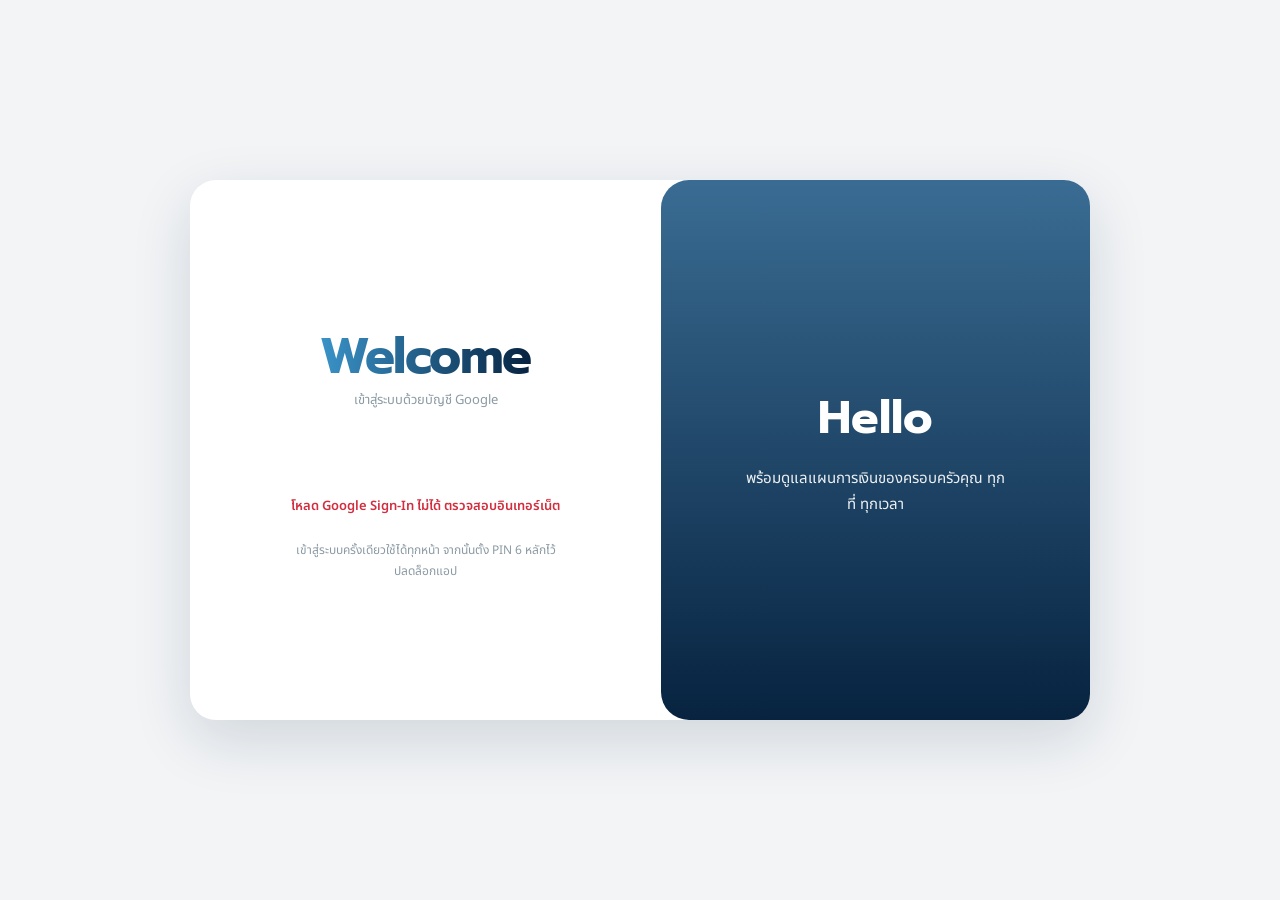
<file: profile/index.html>
<!DOCTYPE html>
<html lang="th">
<head>
<meta charset="UTF-8">
<meta name="viewport" content="width=device-width, initial-scale=1, viewport-fit=cover">
<title>โปรไฟล์ครอบครัว — My Family Funds</title>
<meta name="theme-color" content="#072340">
<link rel="preconnect" href="https://fonts.googleapis.com">
<link href="https://fonts.googleapis.com/css2?family=Prompt:wght@500;600;700&family=Noto+Sans+Thai:wght@400;500;600;700&display=swap" rel="stylesheet">
<link rel="stylesheet" href="../shell.css">
<script src="../data-safety.js"></script>
<script src="https://accounts.google.com/gsi/client" async defer></script>
</head>
<body>

<div class="mff-app" style="padding-bottom:20px">

  <div class="mff-hero-wrap" style="padding-bottom:20px;border-radius:0 0 28px 28px">
    <div class="mff-topbar">
      <a class="back" href="../index.html">
        <svg viewBox="0 0 24 24" fill="none" stroke="currentColor" stroke-width="2.2"><path d="M15 5 8 12l7 7"/></svg>
        หน้าแรก
      </a>
      <span></span>
    </div>
    <div class="mff-hero" style="padding-top:0">
      <p class="eyebrow" style="margin-bottom:2px">โปรไฟล์ครอบครัว</p>
      <h1 style="font-size:17.5px;white-space:nowrap">ข้อมูลสมาชิกในครอบครัว</h1>
    </div>
  </div>

  <div id="connectBanner"></div>

  <div id="viewRoot"></div>

</div>

<!-- hidden file input for photo picking, shared by add/edit -->
<input type="file" id="photoInput" accept="image/*" style="display:none">

<script src="../config.js"></script>
<script src="../admin-login.js"></script>
<script src="../portfolio/auth-open.js"></script>
<script>
(function(){
'use strict';

/* ===================== Google Sheets sync (same pattern & same
   Client ID / Spreadsheet ID as the Portfolio module — only adds a
   separate "Profiles" tab, never touches Funds/FundMaster/etc.) ===================== */
const SHEETS_SCOPE='https://www.googleapis.com/auth/spreadsheets';
const CACHE_KEY='mff_profiles_cache_v1';
const TAB='Profiles';
const HEADERS=['ID','Photo','FirstName','LastName','BloodGroup','Address','Email','Phone','CreatedAt','UpdatedAt','Relation','BankAccounts','IDCard','Documents'];

let sheetsToken=null, sheetsTokenExpiresAt=0;
let sheetId=localStorage.getItem('google_sheet_id')||'';
let sheetsClient=null;
let people=[]; // in-memory list of profile records
let view={mode:'list', id:null, editing:false}; // 'list' | 'detail'

function getGoogleClientId(){return localStorage.getItem('google_client_id')||'';}
function sheetHeaders(extra){return Object.assign({'Authorization':'Bearer '+sheetsToken},extra||{});}

function ensureSheetsClient(cid){
  if(!window.google?.accounts?.oauth2){toast('Google API ยังโหลดไม่เสร็จ ลองใหม่อีกครั้ง');return null;}
  if(!sheetsClient||sheetsClient._cid!==cid){
    sheetsClient=google.accounts.oauth2.initTokenClient({client_id:cid,scope:SHEETS_SCOPE,callback:async r=>{
      if(r.error){toast('เชื่อมต่อ Google Sheets ไม่สำเร็จ');return;}
      sheetsToken=r.access_token;
      sheetsTokenExpiresAt=Date.now()+Math.max(60,(Number(r.expires_in)||3600)-60)*1000;
      window.MFFGoogleSession?.saveSheetsToken(sheetsToken,sheetsTokenExpiresAt);
      localStorage.setItem('google_sheets_connected','1');
      renderConnectBanner();
      if(sheetsClient._mffResolve){const rr=sheetsClient._mffResolve;sheetsClient._mffResolve=null;rr(true);}
      render();
      toast('เชื่อมต่อ Google Sheets แล้ว • ยังไม่ดึงข้อมูลอัตโนมัติ');
    }});
    sheetsClient._cid=cid;
  }
  return sheetsClient;
}

async function ensureSheetsAccess(interactive=true){
  if(sheetsToken && Date.now()<sheetsTokenExpiresAt) return true;
  const cached=window.MFFGoogleSession?.getSheetsToken();
  if(cached?.token){ sheetsToken=cached.token; sheetsTokenExpiresAt=cached.expiresAt; return true; }
  if(!interactive) return false;
  const cid=getGoogleClientId(); if(!cid||!sheetId) return false;
  const c=ensureSheetsClient(cid); if(!c) return false;
  // No silent OAuth here: navigation/module load must never trigger Google authorization.
  // If the session token is absent/expired, the user must explicitly reconnect from Settings.
  return false;
}

async function sheetsApi(url,opts={}){
  if(!sheetsToken) throw new Error('Google Sheets ยังไม่ได้รับสิทธิ์');
  const r=await fetch(url,Object.assign({headers:sheetHeaders({'Content-Type':'application/json'})},opts));
  if(r.status===401||r.status===403){localStorage.removeItem('google_sheets_connected');window.MFFGoogleSession?.clearSheetsToken();sheetsToken=null;throw new Error('สิทธิ์หมดอายุ กรุณาเชื่อมต่อใหม่');}
  if(!r.ok)throw new Error(await r.text());
  return r.json();
}

// Only ever ADDS the "Profiles" tab if missing. Never touches the other
// tabs (Funds/FundMaster/PlanMaster/Investments/MarketWatch) used by Portfolio.
async function ensureProfilesTab(){
  const meta=await sheetsApi(`https://sheets.googleapis.com/v4/spreadsheets/${encodeURIComponent(sheetId)}?fields=sheets.properties`);
  const titles=(meta.sheets||[]).map(s=>s.properties.title);
  if(!titles.includes(TAB)){
    await sheetsApi(`https://sheets.googleapis.com/v4/spreadsheets/${encodeURIComponent(sheetId)}:batchUpdate`,{method:'POST',body:JSON.stringify({requests:[{addSheet:{properties:{title:TAB}}}]})});
    await sheetsApi(`https://sheets.googleapis.com/v4/spreadsheets/${encodeURIComponent(sheetId)}/values/${TAB}!A1?valueInputOption=USER_ENTERED`,{method:'PUT',body:JSON.stringify({range:`${TAB}!A1`,majorDimension:'ROWS',values:[HEADERS]})});
  }
}

function mergeById(localList, remoteList){
  const map=new Map();
  remoteList.forEach(r=>map.set(r.id, r));
  localList.forEach(l=>{
    const r=map.get(l.id);
    if(!r){ map.set(l.id, l); return; }
    const lt=Date.parse(l.updatedAt)||0, rt=Date.parse(r.updatedAt)||0;
    map.set(l.id, lt>rt ? l : r);
  });
  return Array.from(map.values());
}
async function pullProfiles(force){
  const j=await sheetsApi(`https://sheets.googleapis.com/v4/spreadsheets/${encodeURIComponent(sheetId)}/values/${TAB}!A:N`);
  const rows=(j.values||[]).slice(1);
  const remote=rows.filter(r=>r[0]).map(r=>({
    id:r[0], photo:r[1]||'', firstName:r[2]||'', lastName:r[3]||'', bloodGroup:r[4]||'',
    address:r[5]||'', email:r[6]||'', phone:r[7]||'', createdAt:r[8]||'', updatedAt:r[9]||'',
    relation:r[10]||'', bankAccounts: parseBankAccounts(r[11]), idCard:r[12]||'', documents: parseDocs(r[13])
  }));
  if(force){ people=remote; saveCache(); return; }
  const merged=mergeById(people, remote);
  const needsPushBack = JSON.stringify(merged.slice().sort((a,b)=>a.id<b.id?-1:1)) !== JSON.stringify(remote.slice().sort((a,b)=>a.id<b.id?-1:1));
  people=merged;
  saveCache();
  if(needsPushBack) await pushProfiles();
}

function parseBankAccounts(raw){
  if(!raw) return [];
  try{ const arr=JSON.parse(raw); return Array.isArray(arr)?arr:[]; }catch(e){ return []; }
}
// Google Sheets (valueInputOption=USER_ENTERED) parses plain digit strings as numbers and
// strips leading zeros (e.g. เบอร์โทร "081234..." -> 81234...) or mangles long ID numbers.
// Prefixing with a leading apostrophe forces the cell to stay literal text; the apostrophe
// itself is never stored/returned by the API, it's purely an input-time formatting hint.
function parseDocs(raw){
  try{ const a=JSON.parse(raw||'[]'); return Array.isArray(a)?a.filter(d=>d&&(d.type||d.number||d.expiry)).map(d=>({type:d.type||'',number:d.number||'',expiry:d.expiry||''})):[]; }catch(e){ return []; }
}
function forceTextCell(v){ return v ? ("'"+v) : ''; }

async function pushProfiles(){
  const values=[HEADERS].concat(people.map(p=>[p.id,p.photo,p.firstName,p.lastName,p.bloodGroup,p.address,p.email,forceTextCell(p.phone),p.createdAt,p.updatedAt,p.relation||'',JSON.stringify(p.bankAccounts||[]),forceTextCell(p.idCard),JSON.stringify(p.documents||[])]));
  await ensureProfilesTab();
  await sheetsApi(`https://sheets.googleapis.com/v4/spreadsheets/${encodeURIComponent(sheetId)}/values/${TAB}!A:N:clear`,{method:'POST',body:'{}'});
  await sheetsApi(`https://sheets.googleapis.com/v4/spreadsheets/${encodeURIComponent(sheetId)}/values/${TAB}!A1?valueInputOption=USER_ENTERED`,{method:'PUT',body:JSON.stringify({range:`${TAB}!A1`,majorDimension:'ROWS',values})});
}

async function syncSave(){
  saveCache();
  try{ localStorage.setItem('mff_sync_dirty_v1_profile','1'); }catch(e){}
  toast('บันทึกในเครื่องแล้ว • กด Smart Sync ที่ Settings เพื่อซิงก์ Google Sheets');
}

/* ===================== local cache (works instantly + offline) ===================== */
function saveCache(){ try{ localStorage.setItem(CACHE_KEY, JSON.stringify(people)); }catch(e){} }
function loadCache(){ try{ const raw=localStorage.getItem(CACHE_KEY); if(raw) people=JSON.parse(raw); }catch(e){} }

/* ===================== connect banner ===================== */
function renderConnectBanner(){
  const el=document.getElementById('connectBanner');
  const connected = sheetsToken || (localStorage.getItem('google_sheets_connected')==='1' && sheetId);
  if(!connected){
    el.innerHTML=`
      <div class="mff-banner">
        <div><b>ยังไม่เชื่อมต่อ Google Sheets</b>ข้อมูลจะบันทึกในเครื่องนี้เท่านั้นจนกว่าจะเชื่อมต่อ</div>
        <button id="connectBtn" type="button">เชื่อมต่อ</button>
      </div>`;
    document.getElementById('connectBtn').onclick=openConnectForm;
    return;
  }
  const lastSync=localStorage.getItem('sheet_last_sync_profile');
  el.innerHTML=`
    <div class="mff-sync-bar">
      <div class="mff-sync-bar-status">☁️ เชื่อมต่อ Google Sheets แล้ว${lastSync?(' • ซิงก์ล่าสุด '+esc(lastSync)):''}</div>
      <div class="mff-sync-bar-actions">
        <a href="../settings/index.html" class="mff-sync-bar-btn" style="text-decoration:none;display:inline-block">จัดการซิงก์ที่ Setting</a>
      </div>
    </div>`;
}
function openConnectForm(){
  const cid=localStorage.getItem('google_client_id')||'';
  const sid=sheetId||'';
  const html=`
    <div class="mff-field-row"><div class="lbl">Client ID</div><input id="cfCid" value="${esc(cid)}" placeholder="วาง Google OAuth Client ID"></div>
    <div class="mff-field-row"><div class="lbl">Sheet ID</div><input id="cfSid" value="${esc(sid)}" placeholder="ใช้ Spreadsheet ID เดียวกับ My Portfolio"></div>
    <p style="font-size:11.5px;color:var(--ink-soft);padding:0 0 6px">ใช้ Client ID / Sheet ID ชุดเดียวกับที่ตั้งค่าไว้ในโมดูล My Portfolio ได้เลย ข้อมูลจะไปรวมในสเปรดชีตเดียวกัน คนละแท็บ (Profiles) ไม่ทับข้อมูลกองทุน</p>
  `;
  modal('เชื่อมต่อ Google Sheets', html, [
    {label:'ยกเลิก', ghost:true, onClick:closeModal},
    {label:'เชื่อมต่อ', onClick:async()=>{
      const cid=document.getElementById('cfCid').value.trim();
      const sid=document.getElementById('cfSid').value.trim();
      if(!cid||!sid){ toast('กรุณากรอกให้ครบ'); return; }
      localStorage.setItem('google_client_id',cid);
      sheetId=sid; localStorage.setItem('google_sheet_id',sid);
      closeModal();
      const c=ensureSheetsClient(cid);
      if(c) c.requestAccessToken({prompt:'consent'});
    }}
  ]);
}

/* ===================== tiny modal helper ===================== */
function modal(title, bodyHtml, buttons){
  closeModal();
  const d=document.createElement('div');
  d.id='mffModal';
  d.style.cssText='position:fixed;inset:0;z-index:5000;background:rgba(20,33,29,.45);display:flex;align-items:flex-end;justify-content:center';
  d.innerHTML=`<div style="width:100%;max-width:460px;background:var(--bg);border-radius:22px 22px 0 0;padding:20px 20px calc(20px + env(safe-area-inset-bottom,0px))">
    <h3 style="margin:0 0 14px;font-size:17px">${esc(title)}</h3>
    <div>${bodyHtml}</div>
    <div style="display:flex;gap:10px;margin-top:16px" id="mffModalBtns"></div>
  </div>`;
  document.body.appendChild(d);
  const btnWrap=document.getElementById('mffModalBtns');
  buttons.forEach(b=>{
    const btn=document.createElement('button');
    btn.className='mff-btn '+(b.ghost?'mff-btn-ghost':'mff-btn-primary');
    btn.textContent=b.label;
    btn.onclick=b.onClick;
    btnWrap.appendChild(btn);
  });
  d.addEventListener('click',e=>{ if(e.target===d) closeModal(); });
}
function closeModal(){ document.getElementById('mffModal')?.remove(); }

/* ===================== helpers ===================== */
function esc(s){return String(s??'').replace(/[&<>'"]/g,c=>({'&':'&amp;','<':'&lt;','>':'&gt;',"'":'&#39;','"':'&quot;'}[c]));}
function uuid(){return 'p_'+Date.now().toString(36)+'_'+Math.random().toString(36).slice(2,9);}
function toast(msg){
  let t=document.getElementById('mffToast');
  if(!t){ t=document.createElement('div'); t.id='mffToast';
    t.style.cssText='position:fixed;left:50%;bottom:120px;transform:translateX(-50%);background:#14211D;color:#fff;padding:10px 16px;border-radius:999px;font-size:12.5px;z-index:6000;opacity:0;transition:opacity .2s;max-width:85vw;text-align:center';
    document.body.appendChild(t);
  }
  t.textContent=msg; t.style.opacity='1';
  clearTimeout(toast._tm); toast._tm=setTimeout(()=>{t.style.opacity='0';},2600);
}
function personIcon(){return `<svg viewBox="0 0 24 24" fill="none" stroke="currentColor" stroke-width="1.8"><circle cx="12" cy="8" r="4"/><path d="M4 20c0-4 3.6-6 8-6s8 2 8 6"/></svg>`;}

// Resize + compress a picked photo client-side so it fits comfortably
// inside a single Google Sheets cell (limit ~50,000 characters).
function readAndResizeImage(file){
  return new Promise((resolve,reject)=>{
    const reader=new FileReader();
    reader.onload=()=>{
      const img=new Image();
      img.onload=()=>{
        const maxDim=320;
        let w=img.width, h=img.height;
        if(w>h && w>maxDim){ h=Math.round(h*maxDim/w); w=maxDim; }
        else if(h>=w && h>maxDim){ w=Math.round(w*maxDim/h); h=maxDim; }
        const canvas=document.createElement('canvas');
        canvas.width=w; canvas.height=h;
        canvas.getContext('2d').drawImage(img,0,0,w,h);
        resolve(canvas.toDataURL('image/jpeg',0.72));
      };
      img.onerror=reject;
      img.src=reader.result;
    };
    reader.onerror=reject;
    reader.readAsDataURL(file);
  });
}

/* ===================== rendering ===================== */
function render(){
  const root=document.getElementById('viewRoot');
  if(view.mode==='detail'){
    root.innerHTML=renderDetail(people.find(p=>p.id===view.id) || null);
    wireDetail();
  } else {
    root.innerHTML=renderList();
    wireList();
  }
}

function renderList(){
  if(!people.length){
    return `
      <div class="mff-empty">
        ${personIcon().replace('width:24px','width:52px')}
        <div>ยังไม่มีข้อมูลสมาชิกในครอบครัว<br>กดปุ่ม + ด้านล่างเพื่อเพิ่มคนแรก</div>
      </div>
      <button class="mff-fab" id="addBtn" aria-label="เพิ่มสมาชิก" title="เพิ่มสมาชิก">
        <svg viewBox="0 0 24 24" fill="none" stroke="currentColor" stroke-width="2.4"><path d="M12 5v14M5 12h14"/></svg>
      </button>`;
  }
  const cards=people.map(p=>`
    <div class="mff-person-card" data-id="${esc(p.id)}">
      ${p.photo?`<img class="mff-person-photo" src="${p.photo}" alt="">`:`<div class="mff-person-photo">${personIcon()}</div>`}
      <h4>${esc(p.firstName)} ${esc(p.lastName)}</h4>
      <div class="mff-person-meta">
        ${p.relation?`<span class="mff-chip">${esc(p.relation)}</span>`:''}
        ${p.bloodGroup?`<span class="mff-chip">กรุ๊ป ${esc(p.bloodGroup)}</span>`:''}
      </div>
    </div>`).join('');
  return `
    <div class="mff-list-wrap">
      <div class="mff-people-grid">${cards}</div>
    </div>
    <button class="mff-fab" id="addBtn" aria-label="เพิ่มสมาชิก" title="เพิ่มสมาชิก">
      <svg viewBox="0 0 24 24" fill="none" stroke="currentColor" stroke-width="2.4"><path d="M12 5v14M5 12h14"/></svg>
    </button>`;
}

const BLOOD_OPTIONS=['','A','B','AB','O','ไม่ทราบ'];
const RELATION_OPTIONS=['','พ่อ','แม่','สามี','ภรรยา','ปู่','ย่า','ตา','ยาย','ลุง','ป้า','น้า','อา','พี่ชาย','พี่สาว','น้องชาย','น้องสาว','ลูกชาย','ลูกสาว','หลาน','เหลน','ญาติ','อื่นๆ'];
const BANK_OPTIONS=['','ธนาคารกรุงเทพ','ธนาคารกสิกรไทย','ธนาคารไทยพาณิชย์','ธนาคารกรุงไทย','ธนาคารกรุงศรีอยุธยา','ธนาคารทหารไทยธนชาต (ttb)','ธนาคารออมสิน','ธ.ก.ส.','ธนาคารอาคารสงเคราะห์','ธนาคารซีไอเอ็มบีไทย','ธนาคารยูโอบี','ธนาคารแลนด์ แอนด์ เฮ้าส์','ธนาคารเกียรตินาคินภัทร','ธนาคารไอซีบีซี (ไทย)','ธนาคารไทยเครดิต','กองทุนรวม/บลจ.','อื่นๆ'];

function fieldRow(label, key, val, editing, type, opts){
  if(!editing){
    if(!val) return ''; // hide empty fields in read view
    return `<div class="mff-field-row"><div class="lbl">${label}</div><div class="val">${esc(val)}</div></div>`;
  }
  if(type==='textarea'){
    return `<div class="mff-field-row"><div class="lbl">${label}</div><textarea data-field="${key}" rows="2">${esc(val)}</textarea></div>`;
  }
  if(type==='select'){
    const list=opts||[''];
    return `<div class="mff-field-row"><div class="lbl">${label}</div><select data-field="${key}">
      ${list.map(o=>`<option value="${o}" ${o===val?'selected':''}>${o||'— เลือก —'}</option>`).join('')}
    </select></div>`;
  }
  return `<div class="mff-field-row"><div class="lbl">${label}</div><input data-field="${key}" type="${type||'text'}" value="${esc(val)}"></div>`;
}

function renderDetail(p){
  const isNew = !p;
  const editing = view.editing || isNew;
  const rec = p || {id:'', photo:'', firstName:'', lastName:'', relation:'', bloodGroup:'', idCard:'', address:'', email:'', phone:'', bankAccounts:[], documents:[]};

  const photoBlock = rec.photo
    ? `<img class="mff-idcard-photo" src="${rec.photo}" alt="">`
    : `<div class="mff-idcard-photo">${personIcon()}</div>`;

  const nameBlock = editing
    ? `<div style="flex:1;min-width:0;display:flex;flex-direction:column;gap:8px">
         <input data-field="firstName" placeholder="ชื่อ" value="${esc(rec.firstName)}" style="width:100%;min-width:0;border:1px solid var(--line);border-radius:10px;padding:8px 10px;font-size:16px">
         <input data-field="lastName" placeholder="นามสกุล" value="${esc(rec.lastName)}" style="width:100%;min-width:0;border:1px solid var(--line);border-radius:10px;padding:8px 10px;font-size:16px">
       </div>`
    : `<div class="mff-idcard-name"><h2>${esc(rec.firstName)} ${esc(rec.lastName)}</h2><div class="sub">${esc(rec.relation)||'สมาชิกในครอบครัว'}</div></div>`;

  const fields = [
    fieldRow('ID (หมายเลขบัตรประชาชน)','idCard',rec.idCard,editing,'text'),
    fieldRow('สถานะ','relation',rec.relation,editing,'select',RELATION_OPTIONS),
    fieldRow('กรุ๊ปเลือด','bloodGroup',rec.bloodGroup,editing,'select',BLOOD_OPTIONS),
    fieldRow('ที่อยู่','address',rec.address,editing,'textarea'),
    fieldRow('Email','email',rec.email,editing,'email'),
    fieldRow('เบอร์โทร','phone',rec.phone,editing,'tel'),
  ].join('');

  const bankSection = renderBankSection(rec.bankAccounts||[], editing);

  const actions = editing
    ? `<div class="mff-detail-actions">
         <button class="mff-btn mff-btn-ghost" id="cancelBtn">ยกเลิก</button>
         <button class="mff-btn mff-btn-primary" id="saveBtn">บันทึก</button>
       </div>
       ${!isNew?`<button class="mff-btn-danger-text" id="deleteBtn">ลบสมาชิกคนนี้</button>`:''}`
    : `<div class="mff-detail-actions">
         <button class="mff-btn mff-btn-primary" id="editBtn">แก้ไขข้อมูล</button>
       </div>`;

  return `
    <div class="mff-back-row">
      <a href="#" id="backToList">
        <svg viewBox="0 0 24 24" fill="none" stroke="currentColor" stroke-width="2.2"><path d="M15 5 8 12l7 7"/></svg>
        รายชื่อสมาชิก
      </a>
    </div>
    <div class="mff-idcard" style="margin-top:14px" data-id="${esc(rec.id)}">
      <div class="mff-idcard-top">
        <div class="mff-idcard-photo-wrap">
          ${photoBlock}
          ${editing?`<div class="mff-photo-edit-btn" id="photoEditBtn"><svg viewBox="0 0 24 24" fill="none" stroke="currentColor" stroke-width="2"><path d="M4 7h3l2-2h6l2 2h3v12H4z"/><circle cx="12" cy="13" r="3.5"/></svg></div>`:''}
        </div>
        ${nameBlock}
      </div>
      ${fields || (editing?'':'<div style="font-size:12.5px;color:var(--ink-faint)">ยังไม่มีรายละเอียดเพิ่มเติม</div>')}
      ${bankSection}
      ${renderDocsSection(rec.documents||[], editing)}
    </div>
    ${actions}
  `;
}

function bankRowHtml(b){
  b=b||{bank:'',number:''};
  return `
    <div class="mff-bank-row">
      <select class="bank-select">
        ${BANK_OPTIONS.map(o=>`<option value="${o}" ${o===b.bank?'selected':''}>${o||'— เลือกธนาคาร —'}</option>`).join('')}
      </select>
      <input class="bank-number" type="text" inputmode="numeric" placeholder="เลขบัญชี" value="${esc(b.number)}">
      <button type="button" class="bank-remove" aria-label="ลบบัญชีนี้">×</button>
    </div>`;
}


/* ===================== เอกสารและวันหมดอายุ ===================== */
const DOC_TYPES=['','บัตรประชาชน','พาสปอร์ต','ใบขับขี่','ประกันชีวิต','ประกันสุขภาพ','ประกันรถยนต์','ภาษีรถ / พ.ร.บ.','วีซ่า','อื่นๆ'];
const TH_MON=['ม.ค.','ก.พ.','มี.ค.','เม.ย.','พ.ค.','มิ.ย.','ก.ค.','ส.ค.','ก.ย.','ต.ค.','พ.ย.','ธ.ค.'];
function docDays(iso){
  const m=/^(\d{4})-(\d{2})-(\d{2})$/.exec(iso||''); if(!m) return null;
  const d=new Date(+m[1],+m[2]-1,+m[3]), n=new Date(); n.setHours(0,0,0,0);
  return Math.round((d-n)/86400000);
}
function fmtDocDate(iso){
  const m=/^(\d{4})-(\d{2})-(\d{2})$/.exec(iso||''); if(!m) return '';
  return (+m[3])+' '+TH_MON[+m[2]-1]+' '+(+m[1]+543);
}
function docChip(iso){
  const d=docDays(iso); if(d===null) return '';
  if(d<0) return `<span class="mfd-chip exp">หมดอายุแล้ว ${Math.abs(d)} วัน</span>`;
  if(d===0) return '<span class="mfd-chip exp">หมดอายุวันนี้</span>';
  if(d<=30) return `<span class="mfd-chip exp">อีก ${d} วัน</span>`;
  if(d<=90) return `<span class="mfd-chip warn">อีก ${d} วัน</span>`;
  return `<span class="mfd-chip ok">อีก ${d} วัน</span>`;
}
function docRowHtml(d){
  d=d||{type:'',number:'',expiry:''};
  return `
    <div class="mfd-row">
      <div class="mfd-top">
        <select class="mfd-type" aria-label="ประเภทเอกสาร">${DOC_TYPES.map(o=>`<option value="${o}" ${o===d.type?'selected':''}>${o||'— เลือกประเภทเอกสาร —'}</option>`).join('')}</select>
        <button type="button" class="mfd-remove" aria-label="ลบเอกสารนี้">×</button>
      </div>
      <div class="mfd-bottom">
        <input class="mfd-num" type="text" placeholder="เลขที่ / รายละเอียด" value="${esc(d.number)}">
        <label class="mfd-datelab"><span>วันหมดอายุ</span><input class="mfd-exp" type="date" value="${esc(d.expiry)}"></label>
      </div>
    </div>`;
}
function renderDocsSection(docs, editing){
  if(!editing){
    if(!docs.length) return '';
    const sorted=docs.slice().sort((a,b)=>String(a.expiry||'9999').localeCompare(String(b.expiry||'9999')));
    return `
      <div class="mfd-sec">
        <div class="lbl">เอกสารและวันหมดอายุ</div>
        ${sorted.map(d=>`<div class="mfd-view"><div style="min-width:0"><div class="mfd-vt">${esc(d.type)||'เอกสาร'}</div>${d.number?`<div class="mfd-vn">${esc(d.number)}</div>`:''}</div><div class="mfd-vr">${d.expiry?`<div class="mfd-vd">${esc(fmtDocDate(d.expiry))}</div>${docChip(d.expiry)}`:'<span class="mfd-vn">ไม่ระบุวันหมดอายุ</span>'}</div></div>`).join('')}
      </div>`;
  }
  return `
    <div class="mfd-sec">
      <div class="lbl">เอกสารและวันหมดอายุ</div>
      <div id="docRows">${docs.map(docRowHtml).join('')}</div>
      <button type="button" class="mff-bank-add-btn" id="addDocBtn">+ เพิ่มเอกสาร</button>
    </div>`;
}

function renderBankSection(accounts, editing){
  if(!editing){
    if(!accounts.length) return '';
    return `
      <div class="mff-bank-section">
        <div class="lbl">บัญชีเงินฝาก กองทุนฯ</div>
        ${accounts.map(a=>`<div class="mff-bank-view-row"><span class="bname">${esc(a.bank)||'—'}</span><span class="bnum">${esc(a.number)||'—'}</span></div>`).join('')}
      </div>`;
  }
  const rows = accounts.length ? accounts : [{bank:'',number:''}];
  return `
    <div class="mff-bank-section">
      <div class="lbl">บัญชีเงินฝาก กองทุนฯ</div>
      <div id="bankRows">${rows.map(bankRowHtml).join('')}</div>
      <button type="button" class="mff-bank-add-btn" id="addBankBtn">+ เพิ่มบัญชี</button>
    </div>`;
}

/* ===================== event wiring ===================== */
function wireList(){
  document.getElementById('addBtn')?.addEventListener('click',()=>{
    view={mode:'detail', id:null, editing:true};
    render();
  });
  document.querySelectorAll('.mff-person-card').forEach(card=>{
    card.addEventListener('click',()=>{
      view={mode:'detail', id:card.dataset.id, editing:false};
      render();
    });
  });
}

function wireDetail(){
  document.getElementById('backToList')?.addEventListener('click',e=>{
    e.preventDefault();
    view={mode:'list', id:null, editing:false};
    render();
  });
  document.getElementById('editBtn')?.addEventListener('click',()=>{
    view.editing=true; render();
  });
  document.getElementById('cancelBtn')?.addEventListener('click',()=>{
    if(!view.id){ view={mode:'list', id:null, editing:false}; }
    else { view.editing=false; }
    render();
  });
  document.getElementById('deleteBtn')?.addEventListener('click',()=>{
    const p=people.find(x=>x.id===view.id);
    if(!p) return;
    modal('ลบสมาชิกคนนี้?', `<p style="font-size:13.5px;color:var(--ink-soft);margin:0">ต้องการลบข้อมูลของ <b>${esc(p.firstName)} ${esc(p.lastName)}</b> ใช่หรือไม่ การลบไม่สามารถย้อนกลับได้</p>`, [
      {label:'ยกเลิก', ghost:true, onClick:closeModal},
      {label:'ลบ', onClick:async()=>{
        people=people.filter(x=>x.id!==p.id);
        closeModal();
        view={mode:'list', id:null, editing:false};
        render();
        await syncSave();
      }}
    ]);
  });
  document.getElementById('photoEditBtn')?.addEventListener('click',()=>{
    const input=document.getElementById('photoInput');
    input.onchange=async()=>{
      const file=input.files[0]; if(!file) return;
      try{
        const dataUrl=await readAndResizeImage(file);
        const wrap=document.querySelector('.mff-idcard-photo-wrap');
        let img=wrap.querySelector('img.mff-idcard-photo');
        if(!img){ wrap.querySelector('.mff-idcard-photo')?.remove(); img=document.createElement('img'); img.className='mff-idcard-photo'; wrap.prepend(img); }
        img.src=dataUrl;
        wrap.dataset.pendingPhoto=dataUrl;
      }catch(e){ toast('อ่านรูปไม่สำเร็จ ลองรูปอื่น'); }
      input.value='';
    };
    input.click();
  });
  document.getElementById('addBankBtn')?.addEventListener('click',()=>{
    const wrap=document.getElementById('bankRows');
    wrap.insertAdjacentHTML('beforeend', bankRowHtml({bank:'',number:''}));
  });
  document.getElementById('bankRows')?.addEventListener('click',e=>{
    const btn=e.target.closest('.bank-remove');
    if(!btn) return;
    const rows=document.querySelectorAll('#bankRows .mff-bank-row');
    if(rows.length<=1){ btn.closest('.mff-bank-row').querySelectorAll('select,input').forEach(el=>el.value=''); return; }
    btn.closest('.mff-bank-row').remove();
  });
  document.getElementById('addDocBtn')?.addEventListener('click',()=>{
    document.getElementById('docRows').insertAdjacentHTML('beforeend', docRowHtml());
  });
  document.getElementById('docRows')?.addEventListener('click',e=>{
    const btn=e.target.closest('.mfd-remove'); if(btn) btn.closest('.mfd-row').remove();
  });
  document.getElementById('saveBtn')?.addEventListener('click', async()=>{
    const card=document.querySelector('.mff-idcard');
    const get=k=>card.querySelector(`[data-field="${k}"]`)?.value?.trim()||'';
    const firstName=get('firstName'), lastName=get('lastName');
    if(!firstName){ toast('กรุณากรอกชื่ออย่างน้อย'); return; }
    const now=new Date().toISOString();
    const pendingPhoto=document.querySelector('.mff-idcard-photo-wrap')?.dataset.pendingPhoto;
    const bankAccounts=Array.from(card.querySelectorAll('#bankRows .mff-bank-row')).map(row=>({
      bank: row.querySelector('.bank-select').value,
      number: row.querySelector('.bank-number').value.trim()
    })).filter(b=>b.bank||b.number);

    let p=people.find(x=>x.id===view.id);
    if(!p){
      p={id:uuid(), photo:'', createdAt:now};
      people.push(p);
      view.id=p.id;
    }
    p.firstName=firstName; p.lastName=lastName;
    p.relation=get('relation');
    p.bloodGroup=get('bloodGroup'); p.address=get('address');
    p.email=get('email'); p.phone=get('phone'); p.idCard=get('idCard');
    p.bankAccounts=bankAccounts;
    p.documents=Array.from(card.querySelectorAll('#docRows .mfd-row')).map(row=>({
      type: row.querySelector('.mfd-type').value,
      number: row.querySelector('.mfd-num').value.trim(),
      expiry: row.querySelector('.mfd-exp').value
    })).filter(d=>d.type||d.number||d.expiry);
    p.updatedAt=now;
    if(pendingPhoto) p.photo=pendingPhoto;

    view.editing=false;
    render();
    await syncSave();
  });
}

/* ===================== boot ===================== */
loadCache();
renderConnectBanner();
render();

window.addEventListener('load', async ()=>{
  // Google is not contacted automatically when opening a module. Use Smart Sync in Settings.
});

})();
</script>


<script id="mff-module-ready-v14">
(function(){const p=new URLSearchParams(location.search);if(p.get('audit')!=='1')return;setTimeout(function(){if(!window.parent||window.parent===window)return;try{window.parent.postMessage({type:'MFF_MODULE_READY',module:'My Profile',version:'V14',detail:'ระบบโมดูลและ Google Sheets adapter พร้อม'},window.location.origin)}catch(e){}},80)})();
</script>

</body>
</html>
</file>
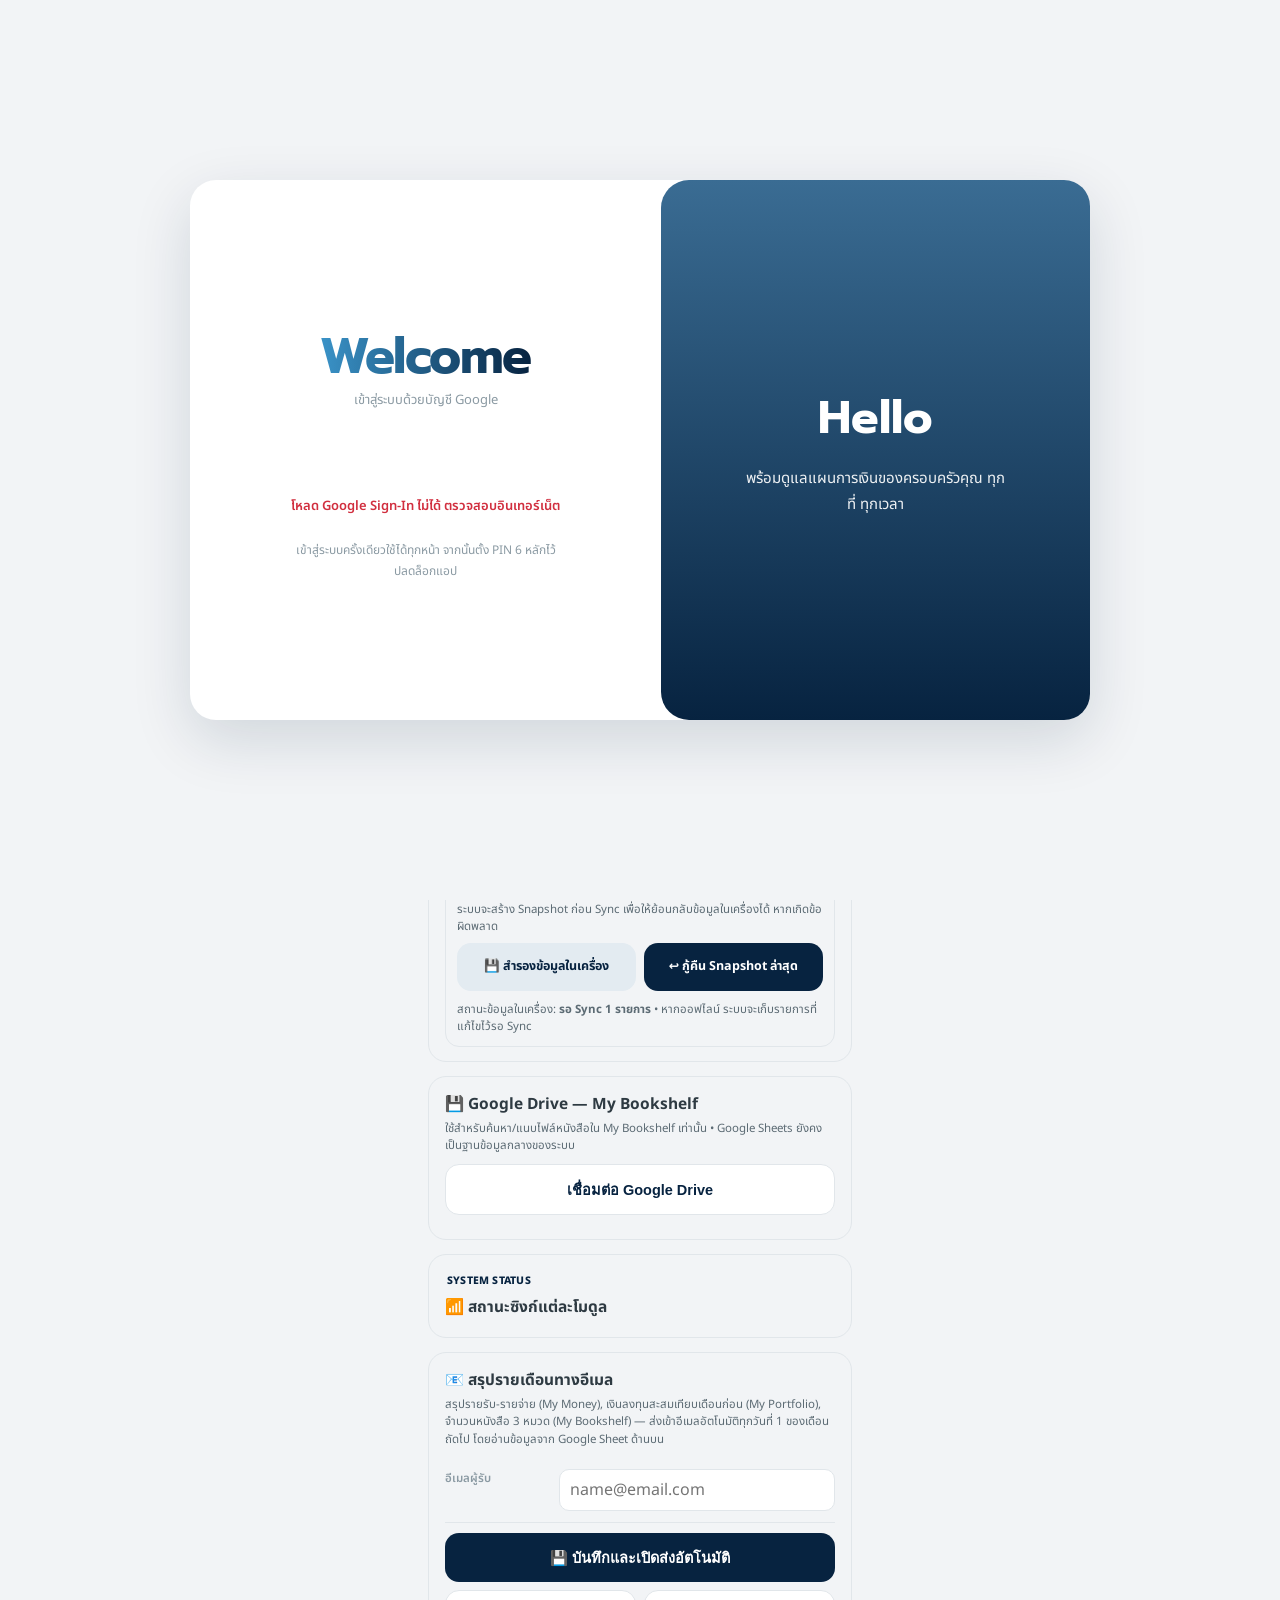
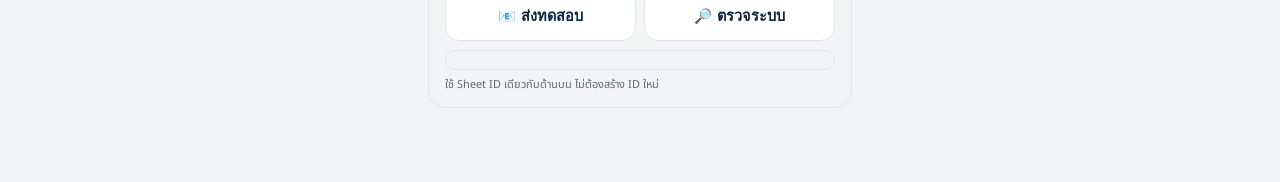
<file: settings/index.html>
<!DOCTYPE html>
<html lang="th">
<head>
<meta charset="UTF-8">
<meta name="viewport" content="width=device-width, initial-scale=1, viewport-fit=cover">
<title>Setting — My Family Funds</title>
<meta name="theme-color" content="#072340">
<link rel="preconnect" href="https://fonts.googleapis.com">
<link href="https://fonts.googleapis.com/css2?family=Prompt:wght@500;600;700&family=Noto+Sans+Thai:wght@400;500;600;700&display=swap" rel="stylesheet">
<link rel="stylesheet" href="../shell.css">
<script src="../data-safety.js"></script>
<script src="https://accounts.google.com/gsi/client" async defer></script>
<style>
.mff-settings-body{padding:16px 18px 40px;max-width:460px;margin:0 auto}
.mff-settings-card{background:var(--bg);box-shadow:var(--shadow-card);border-radius:18px;padding:16px 16px 14px;margin-bottom:14px}
.mff-settings-card h2{margin:0 0 4px;font-size:15.5px;display:flex;align-items:center;gap:7px}
.mff-settings-card .hint{margin:0 0 10px;font-size:11.5px;color:var(--ink-soft);line-height:1.5}
.mff-settings-actions{display:flex;gap:8px;margin-top:10px}
.mff-sync-status{margin-top:10px;font-size:12.5px;line-height:1.7}
.mff-sync-status .ok{color:#1f8a63;font-weight:700}
.mff-sync-status .warn{color:#c0783a;font-weight:700}
.mff-module-row{display:flex;justify-content:space-between;align-items:center;padding:8px 0;border-bottom:1px solid var(--line);font-size:12.5px}
.mff-module-row:last-child{border-bottom:0}
.mff-module-row b{font-weight:700;color:var(--ink)}
.mff-module-row span{color:var(--ink-soft)}
.mff-admin-lock{text-align:center;padding:14px 6px;color:var(--ink-faint);font-size:12.5px}
.mff-sync-module-row{display:flex;align-items:center;justify-content:space-between;gap:8px;padding:10px 0;border-bottom:1px solid var(--line);flex-wrap:wrap}
.mff-sync-module-row:last-child{border-bottom:0}
.mff-sync-module-name{font-size:13px;font-weight:700;flex:1;min-width:110px}
.mff-sync-module-btns{display:flex;gap:6px;flex:none}
.mff-sync-dir-btn{
  border:0;background:var(--bg);color:var(--primary);font-weight:700;font-size:11px;
  border-radius:10px;padding:7px 9px;cursor:pointer;white-space:nowrap;text-decoration:none;display:inline-block;
}
 .mff-sync-all-actions{display:grid;grid-template-columns:1fr 1fr;gap:10px;margin-top:12px}
.mff-sync-all-btn{border:0;border-radius:14px;padding:12px 10px;font-family:inherit;font-size:12.5px;font-weight:700;cursor:pointer;min-height:48px;box-shadow:0 4px 12px rgba(15,91,77,.08)}
.mff-sync-all-btn.pull{background:var(--primary-soft);color:var(--primary)}
.mff-sync-all-btn.push{background:var(--primary);color:#fff}
.mff-sync-all-btn:disabled{opacity:.55;cursor:wait}
.mff-sync-progress{margin-top:12px;padding:10px 11px;background:var(--bg);border-radius:12px}
.mff-sync-progress-head{display:flex;justify-content:space-between;gap:10px;font-size:11.5px;color:var(--ink-soft);margin-bottom:7px}
.mff-sync-progress-bar{height:6px;background:var(--line);border-radius:999px;overflow:hidden}
.mff-sync-progress-bar span{display:block;height:100%;width:0;background:var(--primary);border-radius:999px;transition:width .2s ease}
.mff-sync-safety{margin-top:12px;padding:11px;border:1px solid var(--line);border-radius:14px;background:var(--bg)}
.mff-sync-safety-actions{display:grid;grid-template-columns:1fr 1fr;gap:8px;margin-top:8px}
.mff-sync-history{margin-top:8px;max-height:180px;overflow:auto;font-size:11px;color:var(--ink-soft)}
.mff-sync-history div{padding:6px 0;border-bottom:1px solid var(--line)}
@media(max-width:360px){.mff-sync-safety-actions{grid-template-columns:1fr}}
@media(max-width:360px){.mff-sync-all-actions{grid-template-columns:1fr}.mff-sync-all-btn{min-height:44px}}

.mff-control-strip{margin:14px 18px 0;padding:12px;border:1px solid var(--line);border-radius:18px;background:rgba(255,255,255,.72);box-shadow:var(--shadow-card)}
.mff-control-top{display:flex;align-items:center;justify-content:space-between;gap:10px}
.mff-control-title{font-size:13px;font-weight:800;color:var(--ink)}
.mff-control-sub{font-size:10.5px;color:var(--ink-soft);margin-top:2px}
.mff-online-pill{font-size:10.5px;font-weight:800;padding:5px 9px;border-radius:999px;background:var(--primary-soft);color:var(--primary);white-space:nowrap}
.mff-online-pill.offline{background:#f3e2d5;color:#a65e2e}
.mff-control-grid{display:grid;grid-template-columns:repeat(3,1fr);gap:7px;margin-top:10px}
.mff-control-stat{padding:8px 7px;border-radius:12px;background:var(--bg);text-align:center}
.mff-control-stat b{display:block;font-size:15px;color:var(--ink)}
.mff-control-stat span{font-size:9.5px;color:var(--ink-soft)}
.mff-section-label{font-size:10.5px;font-weight:800;color:var(--primary);letter-spacing:.02em;margin:2px 2px 7px;text-transform:uppercase}
.mff-module-sync-status{font-size:10.5px;color:var(--ink-soft);text-align:right}
.mff-status-chip{display:inline-flex;align-items:center;gap:4px;padding:4px 7px;border-radius:999px;font-size:10px;font-weight:800;background:var(--bg);white-space:nowrap}
.mff-status-chip.ok{background:#dfeee8;color:#1f8a63}.mff-status-chip.pending{background:#f4ead7;color:#a56b2f}.mff-status-chip.neutral{background:var(--bg);color:var(--ink-soft)}
.mff-primary-sync{position:relative;overflow:hidden}
.mff-primary-sync:after{content:'';position:absolute;inset:0;background:linear-gradient(110deg,transparent 20%,rgba(255,255,255,.18) 45%,transparent 70%);transform:translateX(-100%);animation:mffSyncShine 4s infinite}
@keyframes mffSyncShine{55%,100%{transform:translateX(100%)}}
.mff-danger-note{font-size:10.5px;color:var(--ink-faint);line-height:1.45;margin-top:8px}
@media(max-width:360px){.mff-control-grid{grid-template-columns:1fr 1fr}.mff-control-stat:last-child{grid-column:1/-1}}

/* Clean Sync UI — keep diagnostics in code, out of the user's way */
.mff-clean-note{font-size:11px;color:var(--ink-soft);line-height:1.5;margin-top:7px}
.mff-clean-last{margin-top:9px;padding:9px 10px;border:1px solid var(--line);border-radius:12px;background:var(--bg);font-size:11.5px}
.mff-primary-sync:after{display:none!important}
.mff-settings-card,.mff-control-strip,.mff-sync-all-btn,.mff-sync-progress,.mff-sync-safety{box-shadow:none!important}
#mffQueuePanel,#syncHistory{display:none!important}
#advancedGoogleSession,#advancedCache,#advancedBackend{display:none!important}
#btnModuleAudit,#btnSyncPreflight,#btnSyncEngineTest,#btnQueueSafetyTest,#btnFinalLocalCheck,#btnSyncAllPull,#btnSyncAllPush{display:none!important}
#syncAllProgress{margin-top:10px}
.mff-report-status{margin-top:9px;padding:9px 10px;border-radius:12px;background:var(--bg);border:1px solid var(--line);font-size:11.5px;line-height:1.5}
</style>
<style>
.mff-toggle{position:relative;width:48px;height:28px;flex:0 0 48px;display:block;cursor:pointer;}
.mff-toggle input{position:absolute;inset:0;width:100%;height:100%;margin:0;opacity:0;cursor:pointer;z-index:3;}
.mff-toggle span{position:absolute;inset:0;border-radius:999px;background:#cfd8d3;transition:.2s;box-shadow:inset 0 0 0 1px rgba(0,0,0,.04);pointer-events:none;}
.mff-toggle span i{position:absolute;width:20px;height:20px;left:4px;top:4px;border-radius:50%;background:#fff;box-shadow:0 1px 4px rgba(0,0,0,.18);transition:.2s;}
.mff-toggle.on span{background:var(--primary);}.mff-toggle.on span i{transform:translateX(20px);}
</style>
</head>
<body>

<div class="mff-app" style="padding-bottom:20px">

  <div class="mff-hero-wrap" style="padding-bottom:20px;border-radius:0 0 28px 28px">
    <div class="mff-topbar">
      <a class="back" href="../index.html">
        <svg viewBox="0 0 24 24" fill="none" stroke="currentColor" stroke-width="2.2"><path d="M15 5 8 12l7 7"/></svg>
        หน้าแรก
      </a>
      <span></span>
    </div>
    <div class="mff-hero" style="padding-top:0">
      <p class="eyebrow" style="margin-bottom:2px">Setting</p>
      <h1 style="font-size:19px;white-space:nowrap">การเชื่อมต่อ & ซิงก์ข้อมูล</h1>
    </div>
  </div>

  <section class="mff-control-strip" aria-label="สถานะระบบ">
    <div class="mff-control-top">
      <div><div class="mff-control-title">System Control</div><div class="mff-control-sub">ศูนย์ควบคุมข้อมูลของ MyPortfolio</div></div>
      <span id="mffOnlinePill" class="mff-online-pill">● Online</span>
    </div>
    <div class="mff-control-grid">
      <div class="mff-control-stat"><b id="mffStatSynced">0</b><span>ซิงก์แล้ว</span></div>
      <div class="mff-control-stat"><b id="mffStatPending">0</b><span>รอซิงก์</span></div>
      <div class="mff-control-stat"><b id="mffStatLast">—</b><span>ซิงก์ล่าสุด</span></div>
    </div>
    <div style="display:flex;align-items:center;justify-content:space-between;gap:10px;margin-top:10px;padding-top:10px;border-top:1px solid rgba(0,0,0,.06)">
      <div><b style="font-size:11.5px">⚡ Auto Sync เมื่อกลับมา Online</b><div style="font-size:10.5px;color:var(--ink-soft);margin-top:2px">ใช้เฉพาะ Google Session ที่ยังใช้งานได้ — ไม่เปิดหน้าขอสิทธิ์เอง</div></div>
      <label class="mff-toggle" title="เปิด/ปิด Auto Sync"><input id="autoSyncToggle" type="checkbox"><span id="autoSyncTrack" aria-hidden="true"><i></i></span></label>
    </div>
  </section>

  <div class="mff-settings-body">

    <section class="mff-settings-card" id="advancedGoogleSession">
      <h2>🔐 Google Session</h2>
      <p class="hint">สิทธิ์ Google จะอยู่เฉพาะใน session ของเบราว์เซอร์ ไม่เก็บ access token ไว้ใน Local Storage และจะไม่ขอสิทธิ์ใหม่เมื่อเปลี่ยนหน้า</p>
      <div class="mff-settings-actions">
        <button id="btnClearGoogleSession" class="mff-btn mff-btn-ghost" type="button">ล้างสิทธิ์ Google</button>
      </div>
      <div class="mff-sync-status" id="statusGoogleSession"></div>
    </section>

    <section class="mff-settings-card">
      <h2>🔗 ซิงก์กับ Google Sheets</h2>
      <p class="hint">ใช้ค่าเดียวกันทั้ง 4 โมดูล (My Money, My Portfolio, My Bookshelf, My Profile) — ข้อมูลจะแยกเก็บกันคนละแท็บในสเปรดชีตเดียวกัน</p>
      <div class="mff-field-row"><div class="lbl">Client ID</div><input id="cfgClientId" placeholder="วาง Google OAuth Client ID"></div>
      <div class="mff-field-row"><div class="lbl">Sheet ID</div><input id="cfgSheetId" placeholder="Spreadsheet ID"></div>
      <div class="mff-settings-actions">
        <button id="btnSaveSheets" class="mff-btn mff-btn-primary">บันทึก & เชื่อมต่อ</button>
      </div>
      <div class="mff-sync-status" id="statusSheets"></div>
    </section>

    <section class="mff-settings-card">
      <h2>🔄 ซิงก์ข้อมูลทั้งหมด</h2>
      <p class="hint">กดปุ่มเดียว ระบบจะอ่านข้อมูลล่าสุดจาก Google Sheets, รวมข้อมูลที่ไม่ขัดแย้ง, ป้องกันการทับข้อมูล และตรวจผลหลังซิงก์ให้เอง</p>
      <div class="mff-sync-all-actions">
        <button type="button" class="mff-sync-all-btn push mff-primary-sync" id="btnSmartSync" style="grid-column:1/-1">🔄 ซิงก์ข้อมูลล่าสุด</button>
      </div>
      <div class="mff-clean-note">ไม่ต้องเลือกว่าจะดึงหรือส่งข้อมูล ระบบจัดการให้เองเพื่อป้องกันข้อมูลหาย</div>
      <div class="mff-sync-progress" id="syncAllProgress" hidden>
        <div class="mff-sync-progress-head"><b id="syncAllProgressTitle">กำลังซิงก์…</b><span id="syncAllProgressCount">0/5</span></div>
        <div class="mff-sync-progress-bar"><span id="syncAllProgressBar"></span></div>
      </div>
      <div class="mff-sync-status" id="statusSyncAll"></div>
      <div id="syncModuleRows"></div>
      <div class="mff-sync-safety">
        <b style="font-size:12.5px">🛡️ ความปลอดภัยของข้อมูล</b>
        <div style="font-size:11.5px;color:var(--ink-soft);margin-top:4px">ระบบจะสร้าง Snapshot ก่อน Sync เพื่อให้ย้อนกลับข้อมูลในเครื่องได้ หากเกิดข้อผิดพลาด</div>
        <div class="mff-sync-safety-actions">
          <button type="button" class="mff-sync-all-btn pull" id="btnBackupNow">💾 สำรองข้อมูลในเครื่อง</button>
          <button type="button" class="mff-sync-all-btn push" id="btnRestoreLast">↩️ กู้คืน Snapshot ล่าสุด</button>
        </div>
        <div id="syncSafetyStatus" class="mff-sync-status"></div>
        <div style="margin-top:8px;font-size:11.5px;color:var(--ink-soft)">สถานะข้อมูลในเครื่อง: <b data-mff-pending>พร้อมใช้งาน</b> • หากออฟไลน์ ระบบจะเก็บรายการที่แก้ไขไว้รอ Sync</div>
        <div id="mffQueuePanel" style="margin-top:10px;border:1px solid var(--line);border-radius:14px;padding:10px;background:#fff">
          <div style="display:flex;align-items:center;justify-content:space-between;gap:8px">
            <b style="font-size:12px">📥 Offline Queue</b>
            <span id="mffQueueCount" class="mff-status-chip neutral">0 รายการ</span>
          </div>
          <div id="mffQueueList" style="margin-top:7px;font-size:11px;color:var(--ink-soft)">ไม่มีรายการรอ Sync</div>
        </div>
        <div id="syncHistory" class="mff-sync-history"></div>
      </div>
    </section>


    <section class="mff-settings-card" id="advancedCache">
      <h2>🧹 จัดการ Cache & ข้อมูลชั่วคราว</h2>
      <p class="hint">ล้างเฉพาะข้อมูลค้นหา/แคชในเครื่องได้ โดยไม่ลบข้อมูลจริงบน Google Sheets</p>
      <div class="mff-sync-safety-actions">
        <button type="button" class="mff-sync-all-btn pull" id="btnClearBookCache">📚 ล้าง Cache หนังสือ</button>
        <button type="button" class="mff-sync-all-btn pull" id="btnClearAppCache">🗑️ ล้าง Cache แอป</button>
      </div>
      <div class="mff-sync-safety-actions" style="margin-top:8px">
        <button type="button" class="mff-sync-all-btn push" id="btnExportLocalBackup">📤 Export ข้อมูลในเครื่อง</button>
        <button type="button" class="mff-sync-all-btn pull" id="btnClearHistory">🧾 ล้างประวัติ Sync</button>
      </div>
      <div id="cacheStatus" class="mff-sync-status"></div>
    </section>

    <section class="mff-settings-card">
      <h2>💾 Google Drive — My Bookshelf</h2>
      <p class="hint">ใช้สำหรับค้นหา/แนบไฟล์หนังสือใน My Bookshelf เท่านั้น • Google Sheets ยังคงเป็นฐานข้อมูลกลางของระบบ</p>
      <div class="mff-settings-actions">
        <button id="btnConnectDrive" class="mff-btn mff-btn-ghost">เชื่อมต่อ Google Drive</button><button id="btnTestDrive" class="mff-btn mff-btn-ghost" style="display:none">ทดสอบ Drive</button>
      </div>
      <div class="mff-sync-status" id="statusDrive"></div>
    </section>

    <section class="mff-settings-card">
      <div class="mff-section-label">SYSTEM STATUS</div>
      <h2>📶 สถานะซิงก์แต่ละโมดูล</h2>
      <div id="statusPerModule"></div>
    </section>

    <section class="mff-settings-card">
      <h2>📧 สรุปรายเดือนทางอีเมล</h2>
      <p class="hint">สรุปรายรับ-รายจ่าย (My Money), เงินลงทุนสะสมเทียบเดือนก่อน (My Portfolio), จำนวนหนังสือ 3 หมวด (My Bookshelf) — ส่งเข้าอีเมลอัตโนมัติทุกวันที่ 1 ของเดือนถัดไป โดยอ่านข้อมูลจาก Google Sheet ด้านบน</p>
      <div id="reportAdminGate">
        <div class="mff-field-row"><div class="lbl">อีเมลผู้รับ</div><input id="cfgReportEmail" type="email" placeholder="name@email.com"></div>
        <div class="mff-settings-actions" style="display:grid;grid-template-columns:1fr 1fr;gap:8px">
          <button id="btnSaveReport" class="mff-btn mff-btn-primary" style="grid-column:1/-1">💾 บันทึกและเปิดส่งอัตโนมัติ</button>
          <button id="btnTestReport" class="mff-btn mff-btn-ghost">📧 ส่งทดสอบ</button><button id="btnCheckReport" class="mff-btn mff-btn-ghost">🔎 ตรวจระบบ</button>
          <button id="btnInstallTrigger" class="mff-btn mff-btn-ghost" style="display:none">เปิดใช้งานส่งอัตโนมัติ</button>
        </div>
        <div class="mff-report-status" id="statusReport"></div>
        <div class="mff-clean-note">ใช้ Sheet ID เดียวกับด้านบน ไม่ต้องสร้าง ID ใหม่</div>
      </div>
    </section>

    <section class="mff-settings-card" id="advancedBackend">
      <h2>⚙️ Apps Script Backend</h2>
      <div class="mff-field-row"><div class="lbl">Endpoint</div><div class="val" id="endpointDisplay" style="word-break:break-all;font-size:11px"></div></div>
      <p class="hint" style="margin-top:8px">แก้ URL นี้ได้ที่ไฟล์ <code>config.js</code> จุดเดียว ใช้ร่วมกันทั้งระบบล็อกอินและรายงานสรุปรายเดือน</p>
    </section>

  </div>
</div>

<script src="../config.js"></script>
<script src="../admin-login.js"></script>
<script src="../portfolio/auth-open.js"></script>
<script>
(function(){
'use strict';
function esc(s){return String(s==null?'':s).replace(/[&<>'"]/g,c=>({'&':'&amp;','<':'&lt;','>':'&gt;',"'":'&#39;','"':'&quot;'}[c]));}
function toast(msg){
  let t=document.getElementById('mffToast');
  if(!t){ t=document.createElement('div'); t.id='mffToast'; t.style.cssText='position:fixed;left:50%;bottom:26px;transform:translateX(-50%);background:#14211d;color:#fff;padding:10px 16px;border-radius:12px;font-size:13px;z-index:9999;max-width:88vw;text-align:center'; document.body.appendChild(t); }
  t.textContent=msg; t.style.opacity='1';
  clearTimeout(t._h); t._h=setTimeout(()=>{ t.style.opacity='0'; },2600);
}
const ENDPOINT = window.MFF_ENDPOINT || '';
document.getElementById('endpointDisplay').textContent = ENDPOINT || '(ยังไม่ได้ตั้งค่า)';

const TOKEN_KEY='mff_auth_token';
function authToken(){ return sessionStorage.getItem(TOKEN_KEY)||''; }
async function api(action,data){
  const payload=Object.assign({action},data||{});
  const token=authToken(); if(token) payload.token=token;
  const r=await fetch(ENDPOINT,{method:'POST',mode:'cors',headers:{'Content-Type':'text/plain;charset=utf-8'},body:JSON.stringify(payload)});
  const j=await r.json();
  if(!r.ok||j.ok===false) throw new Error(j.error||'เกิดข้อผิดพลาด');
  return j;
}

/* ---------- Google Sheets ---------- */
const clientIdInput=document.getElementById('cfgClientId');
const sheetIdInput=document.getElementById('cfgSheetId');
clientIdInput.value=localStorage.getItem('google_client_id')||'';
sheetIdInput.value=localStorage.getItem('google_sheet_id')||'';

function renderSheetsStatus(){
  const connected = !!window.MFFGoogleSession?.getSheetsToken() && !!sheetIdInput.value.trim();
  document.getElementById('statusSheets').innerHTML = connected
    ? '<span class="ok">✅ เชื่อมต่อแล้ว</span>'
    : '<span class="warn">⚠️ ยังไม่ได้เชื่อมต่อ</span> — บันทึกและเชื่อมต่อเพื่อให้ทุกโมดูลใช้ค่าชุดนี้';
}
let sheetsClient=null;
function ensureSheetsClient(cid){
  if(!window.google||!google.accounts||!google.accounts.oauth2) return null;
  if(!sheetsClient || sheetsClient._cid!==cid){
    sheetsClient=google.accounts.oauth2.initTokenClient({
      client_id:cid, scope:'https://www.googleapis.com/auth/spreadsheets',
      callback:r=>{
        if(r && r.access_token){ const exp=Date.now()+Math.max(60,(Number(r.expires_in)||3600)-60)*1000; window.MFFGoogleSession?.saveSheetsToken(r.access_token,exp); localStorage.setItem('google_sheets_connected','1'); renderSheetsStatus();
function renderGoogleSessionStatus(){
  const sh=window.MFFGoogleSession?.getSheetsToken();
  const dr=window.MFFGoogleSession?.getDriveToken();
  const el=document.getElementById('statusGoogleSession');
  if(el) el.innerHTML=(sh||dr)?'<span class="ok">● มี Google session ที่ใช้งานได้</span>':'<span class="warn">● ไม่มี Google session ที่ใช้งานอยู่</span>';
}
renderGoogleSessionStatus();
document.getElementById('btnClearGoogleSession')?.addEventListener('click',()=>{
  if(!confirm('ล้างสิทธิ์ Google ของ session นี้หรือไม่?')) return;
  window.MFFGoogleSession?.clearAllGoogleSession();
  renderSheetsStatus(); renderGoogleSessionStatus();
  toast('ล้างสิทธิ์ Google แล้ว');
}); toast('เชื่อมต่อ Google Sheets แล้ว'); }
        else toast('เชื่อมต่อไม่สำเร็จ');
      }
    });
    sheetsClient._cid=cid;
  }
  return sheetsClient;
}
document.getElementById('btnSaveSheets').addEventListener('click',()=>{
  const cid=clientIdInput.value.trim(), sid=sheetIdInput.value.trim();
  if(!cid||!sid){ toast('กรุณากรอกให้ครบ'); return; }
  localStorage.setItem('google_client_id',cid);
  localStorage.setItem('google_sheet_id',sid);
  const c=ensureSheetsClient(cid);
  if(c) c.requestAccessToken({prompt:'consent'});
  else toast('โหลด Google API ไม่สำเร็จ ลองใหม่อีกครั้ง');
});
renderSheetsStatus();

/* ---------- Smart Sync: three-way merge with conflict protection ---------- */
const SYNC_TARGETS = [
  { key:'daily', name:'📆 ค่าใช้จ่ายรายวัน', cacheKey:'mff_daily_cache_v1', tab:'DailyExpenses', range:'A:G',
    headers:['ID','Date','Category','Amount','Note','CreatedAt','UpdatedAt'],
    toRow:t=>[t.id,t.date,t.category,t.amount,t.note,t.createdAt,t.updatedAt],
    fromRow:r=>({id:r[0], date:r[1]||'', category:r[2]||'', amount:Number(r[3])||0, note:r[4]||'', createdAt:r[5]||'', updatedAt:r[6]||''}), lastSyncKey:'sheet_last_sync_daily' },
  { key:'money', name:'💰 ค่าใช้จ่ายรายเดือน', cacheKey:'mff_money_cache_v3', tab:'MoneyTransactions', range:'A:G',
    headers:['ID','Month','Type','Category','Amount','CreatedAt','UpdatedAt'],
    toRow:t=>[t.id,t.month,t.type,t.category,t.amount,t.createdAt,t.updatedAt],
    fromRow:r=>({id:r[0], month:r[1]||'', type:r[2]||'', category:r[3]||'', amount:Number(r[4])||0, createdAt:r[5]||'', updatedAt:r[6]||''}), lastSyncKey:'sheet_last_sync_money' },
  { key:'bookshelf', name:'📚 My Bookshelf', cacheKey:'mff_bookshelf_cache_v1', tab:'BookshelfItems', range:'A:N',
    headers:['ID','Title','Status','DriveFileId','DriveFileName','MimeType','Size','WebViewLink','AddedAt','UpdatedAt','Progress','Borrower','DueDate','FinishedAt'],
    toRow:b=>[b.id,b.title,b.status,b.driveFileId,b.driveFileName,b.mimeType,b.size,b.webViewLink,b.addedAt,b.updatedAt,b.progress||'',b.borrower||'',b.dueDate||'',b.finishedAt||''],
    fromRow:r=>({id:r[0],title:r[1]||'',status:r[2]||'queued',driveFileId:r[3]||'',driveFileName:r[4]||'',mimeType:r[5]||'',size:r[6]||'',webViewLink:r[7]||'',addedAt:r[8]||'',updatedAt:r[9]||'',...((r[10]!==undefined&&r[10]!=='')?{progress:Number(r[10])||0}:{}),...(r[11]?{borrower:r[11]}:{}),...(r[12]?{dueDate:r[12]}:{}),...(r[13]?{finishedAt:r[13]}:{})}), lastSyncKey:'sheet_last_sync_bookshelf' },
  { key:'profile', name:'👤 My Profile', cacheKey:'mff_profiles_cache_v1', tab:'Profiles', range:'A:N',
    headers:['ID','Photo','FirstName','LastName','BloodGroup','Address','Email','Phone','CreatedAt','UpdatedAt','Relation','BankAccounts','IDCard','Documents'],
    toRow:p=>[p.id,p.photo,p.firstName,p.lastName,p.bloodGroup,p.address,p.email,(p.phone?("'"+p.phone):''),p.createdAt,p.updatedAt,p.relation||'',JSON.stringify(p.bankAccounts||[]),(p.idCard?("'"+p.idCard):''),JSON.stringify(p.documents||[])],
    fromRow:r=>{ let bank=[],docs=[]; try{const a=JSON.parse(r[11]||'[]');if(Array.isArray(a))bank=a;}catch(e){} try{const a=JSON.parse(r[13]||'[]');if(Array.isArray(a))docs=a;}catch(e){} return {id:r[0],photo:r[1]||'',firstName:r[2]||'',lastName:r[3]||'',bloodGroup:r[4]||'',address:r[5]||'',email:r[6]||'',phone:r[7]||'',createdAt:r[8]||'',updatedAt:r[9]||'',relation:r[10]||'',bankAccounts:bank,idCard:r[12]||'',documents:docs}; }, lastSyncKey:'sheet_last_sync_profile' },
  { key:'settings', name:'⚙️ งบและรายการประจำ', cacheKey:'mff_settings_cache_v1', tab:'AppSettings', range:'A:C',
    headers:['ID','Value','UpdatedAt'],
    toRow:s=>[s.id,s.value,s.updatedAt],
    fromRow:r=>({id:r[0],value:r[1]||'',updatedAt:r[2]||''}), lastSyncKey:'sheet_last_sync_settings' },
];
const SYNC_BASE_PREFIX='mff_sync_base_v1_';
const SYNC_DIRTY_PREFIX='mff_sync_dirty_v1_';

async function syncAllSheetsApi(token,url,opts){
  const r=await fetch(url,Object.assign({headers:{'Authorization':'Bearer '+token,'Content-Type':'application/json'}},opts||{}));
  if(r.status===401||r.status===403) throw new Error('สิทธิ์ Google หมดอายุ กรุณาเชื่อมต่อใหม่');
  if(!r.ok) throw new Error(await r.text());
  return r.status===204?{}:r.json();
}
async function syncAllEnsureTab(token,sid,tab,headers){
  const meta=await syncAllSheetsApi(token,`https://sheets.googleapis.com/v4/spreadsheets/${encodeURIComponent(sid)}?fields=sheets.properties`);
  const titles=(meta.sheets||[]).map(x=>x.properties.title);
  if(!titles.includes(tab)){
    await syncAllSheetsApi(token,`https://sheets.googleapis.com/v4/spreadsheets/${encodeURIComponent(sid)}:batchUpdate`,{method:'POST',body:JSON.stringify({requests:[{addSheet:{properties:{title:tab}}}]})});
    await syncAllSheetsApi(token,`https://sheets.googleapis.com/v4/spreadsheets/${encodeURIComponent(sid)}/values/${tab}!A1?valueInputOption=USER_ENTERED`,{method:'PUT',body:JSON.stringify({range:`${tab}!A1`,majorDimension:'ROWS',values:[headers]})});
  }
}
async function ensureSheetsTokenForSyncAll(cid){
  const cached=window.MFFGoogleSession?.getSheetsToken();
  if(cached?.token)return cached.token;
  return new Promise(resolve=>{
    if(!window.google?.accounts?.oauth2){resolve(null);return;}
    const c=google.accounts.oauth2.initTokenClient({client_id:cid,scope:'https://www.googleapis.com/auth/spreadsheets',callback:r=>{
      if(r&&r.access_token){const exp=Date.now()+Math.max(60,(Number(r.expires_in)||3600)-60)*1000;window.MFFGoogleSession?.saveSheetsToken(r.access_token,exp);resolve(r.access_token);}else resolve(null);
    }});
    try{c.requestAccessToken({prompt:'consent'});}catch(e){resolve(null);}
  });
}
function stable(v){
  if(v===undefined)return null;
  if(v===null||typeof v!=='object')return v;
  if(Array.isArray(v))return v.map(stable);
  const o={};Object.keys(v).sort().forEach(k=>{o[k]=stable(v[k]);});return o;
}
function same(a,b){return JSON.stringify(stable(a))===JSON.stringify(stable(b));}
function listMap(list){const m=new Map();(list||[]).filter(x=>x&&x.id).forEach(x=>m.set(String(x.id),x));return m;}
const SYNC_BACKUP_KEY='mff_sync_backup_v2';
const SYNC_HISTORY_KEY='mff_sync_history_v2';
function getBase(t){try{return JSON.parse(localStorage.getItem(SYNC_BASE_PREFIX+t.key)||'[]')||[];}catch(e){return [];}}
function setBase(t,list){localStorage.setItem(SYNC_BASE_PREFIX+t.key,JSON.stringify(list||[]));localStorage.setItem(t.lastSyncKey,new Date().toLocaleString('th-TH',{hour:'2-digit',minute:'2-digit'}));}
function getLocal(t){try{return JSON.parse(localStorage.getItem(t.cacheKey)||'[]')||[];}catch(e){return [];}}
function setLocal(t,list){localStorage.setItem(t.cacheKey,JSON.stringify(list||[]));localStorage.removeItem(SYNC_DIRTY_PREFIX+t.key);}
function markDirty(t){localStorage.setItem(SYNC_DIRTY_PREFIX+t.key,'1');}
function isDirty(t){return localStorage.getItem(SYNC_DIRTY_PREFIX+t.key)==='1';}
function createBackup(label,remoteByKey){
  const snap={id:'snap_'+Date.now(),label,createdAt:new Date().toISOString(),modules:{}};
  for(const t of SYNC_TARGETS) snap.modules[t.key]={local:getLocal(t),base:getBase(t),remote:(remoteByKey&&remoteByKey[t.key])||null};
  try{localStorage.setItem(SYNC_BACKUP_KEY,JSON.stringify(snap));document.getElementById('syncSafetyStatus').innerHTML='<span class="ok">✅ สำรอง Snapshot ล่าสุดแล้ว</span>';}catch(e){document.getElementById('syncSafetyStatus').innerHTML='<span class="warn">⚠️ สำรองไม่สำเร็จ: พื้นที่จัดเก็บไม่พอ</span>';throw e;}
  return snap;
}
function restoreBackup(){
  let snap=null;try{snap=JSON.parse(localStorage.getItem(SYNC_BACKUP_KEY)||'null');}catch(e){}
  if(!snap){toast('ยังไม่มี Snapshot ให้กู้คืน');return;}
  if(!confirm('กู้คืนข้อมูลในเครื่องจาก Snapshot '+new Date(snap.createdAt).toLocaleString('th-TH')+' ?\n\nข้อมูลที่แก้หลัง Snapshot จะถูกย้อนกลับ'))return;
  for(const t of SYNC_TARGETS){const m=snap.modules[t.key]||{};setLocal(t,m.local||[]);setBase(t,m.base||[]);if(m.local&&m.local.length)markDirty(t);}
  renderSyncModuleRows();renderModuleStatus();document.getElementById('syncSafetyStatus').innerHTML='<span class="ok">↩️ กู้คืน Snapshot แล้ว — Google Sheets ยังไม่ถูกแก้</span>';toast('กู้คืนข้อมูลในเครื่องแล้ว');
}
function addSyncHistory(type,detail){
  let a=[];try{a=JSON.parse(localStorage.getItem(SYNC_HISTORY_KEY)||'[]')||[];}catch(e){}
  a.unshift({at:new Date().toISOString(),type,detail});a=a.slice(0,30);localStorage.setItem(SYNC_HISTORY_KEY,JSON.stringify(a));renderSyncHistory();
}
function renderSyncHistory(){
  let a=[];try{a=JSON.parse(localStorage.getItem(SYNC_HISTORY_KEY)||'[]')||[];}catch(e){}
  const el=document.getElementById('syncHistory');if(!el)return;
  el.innerHTML=a.length?a.map(x=>`<div>🕒 ${esc(new Date(x.at).toLocaleString('th-TH'))} • <b>${esc(x.type)}</b> — ${esc(x.detail)}</div>`).join(''):'ยังไม่มีประวัติการซิงก์';
}
function recordLabel(t,r){if(!r)return '(ลบรายการ)';return r.title||r.name||r.category||r.date||r.month||r.firstName||r.id||'';}

async function readRemote(token,sid,t){
  await syncAllEnsureTab(token,sid,t.tab,t.headers);
  const got=await syncAllSheetsApi(token,`https://sheets.googleapis.com/v4/spreadsheets/${encodeURIComponent(sid)}/values/${t.tab}!${t.range}`);
  return (got.values||[]).slice(1).filter(r=>r[0]).map(t.fromRow);
}
async function writeRemote(token,sid,t,list){
  await syncAllEnsureTab(token,sid,t.tab,t.headers);
  const values=[t.headers].concat((list||[]).map(t.toRow));
  await syncAllSheetsApi(token,`https://sheets.googleapis.com/v4/spreadsheets/${encodeURIComponent(sid)}/values/${t.tab}!${t.range}:clear`,{method:'POST',body:'{}'});
  await syncAllSheetsApi(token,`https://sheets.googleapis.com/v4/spreadsheets/${encodeURIComponent(sid)}/values/${t.tab}!A1?valueInputOption=USER_ENTERED`,{method:'PUT',body:JSON.stringify({range:`${t.tab}!A1`,majorDimension:'ROWS',values})});
}
function threeWay(t,local,remote,base){
  const L=listMap(local),R=listMap(remote),B=listMap(base),ids=new Set([...L.keys(),...R.keys(),...B.keys()]);
  const merged=[],conflicts=[];
  for(const id of ids){
    const l=L.get(id),r=R.get(id),b=B.get(id);
    if(same(l,r)){if(l)merged.push(l);continue;}
    if(same(l,b)){if(r)merged.push(r);continue;}
    if(same(r,b)){if(l)merged.push(l);continue;}
    conflicts.push({id,local:l,remote:r,base:b});
  }
  return {merged,conflicts};
}
function conflictDialog(t,conflicts){
  return new Promise(resolve=>{
    const sample=conflicts.slice(0,6).map(c=>`<div style="padding:6px 0;border-bottom:1px solid var(--line)"><b>${esc(recordLabel(t,c.local||c.remote||c.base))}</b><div style="font-size:11px;color:var(--ink-soft)">เครื่อง: ${esc(recordLabel(t,c.local))} • Sheet: ${esc(recordLabel(t,c.remote))}</div></div>`).join('');
    const d=document.createElement('div');d.id='smartConflictModal';d.style.cssText='position:fixed;inset:0;z-index:9000;background:rgba(20,33,29,.5);display:flex;align-items:flex-end;justify-content:center';
    d.innerHTML=`<div style="width:100%;max-width:460px;max-height:82vh;background:var(--bg);border-radius:22px 22px 0 0;overflow:hidden;display:flex;flex-direction:column"><div style="padding:18px 20px 8px"><h3 style="margin:0;font-size:16px">⚠️ พบข้อมูลชนกัน: ${esc(t.name)}</h3><p style="margin:7px 0;font-size:12px;color:var(--ink-soft)">พบ ${conflicts.length} รายการที่ถูกแก้ไขทั้งในเครื่องและ Google Sheets ระบบจะไม่ทับข้อมูลให้เอง</p></div><div style="padding:0 20px;overflow:auto">${sample}${conflicts.length>6?`<div style="padding:8px 0;font-size:11px;color:var(--ink-faint)">แสดงตัวอย่าง 6 รายการแรก</div>`:''}</div><div style="display:grid;grid-template-columns:1fr 1fr;gap:8px;padding:14px 20px calc(16px + env(safe-area-inset-bottom,0px))"><button id="cfSkip" class="mff-btn mff-btn-ghost">ข้ามไว้ก่อน</button><button id="cfLocal" class="mff-btn mff-btn-ghost">ใช้ข้อมูลเครื่อง</button><button id="cfRemote" class="mff-btn mff-btn-primary" style="grid-column:1/-1">ใช้ข้อมูล Google Sheets</button></div></div>`;
    document.body.appendChild(d);
    const finish=v=>{d.remove();resolve(v);};
    d.querySelector('#cfSkip').onclick=()=>finish('skip');d.querySelector('#cfLocal').onclick=()=>finish('local');d.querySelector('#cfRemote').onclick=()=>finish('remote');
  });
}

async function safeWriteRemote(token,sid,t,list,expectedRemote){
  // Optimistic concurrency guard + read-back verification.
  // Never report success until Google Sheets returns the exact merged dataset.
  const latest=await readRemote(token,sid,t);
  if(expectedRemote && !same(latest,expectedRemote)) throw new Error('Google Sheets มีการเปลี่ยนแปลงระหว่างซิงก์ — หยุดเพื่อป้องกันการทับข้อมูล');
  let lastErr=null;
  for(let attempt=1;attempt<=2;attempt++){
    try{
      await writeRemote(token,sid,t,list);
      const verify=await readRemote(token,sid,t);
      if(same(verify,list)) return {verified:true,attempt};
      lastErr=new Error('ตรวจสอบหลังเขียนแล้วข้อมูลใน Google Sheets ยังไม่ตรงกัน');
    }catch(e){ lastErr=e; }
    if(attempt<2) await new Promise(r=>setTimeout(r,700));
  }
  throw lastErr||new Error('ยืนยันข้อมูลหลัง Sync ไม่สำเร็จ');
}

async function smartSyncOne(token,sid,t){
  const local=getLocal(t), base=getBase(t), remote=await readRemote(token,sid,t);
  const L=listMap(local),R=listMap(remote),B=listMap(base);
  const merged=[];const conflicts=[];const ids=new Set([...L.keys(),...R.keys(),...B.keys()]);
  for(const id of ids){
    const l=L.get(id),r=R.get(id),b=B.get(id);
    if(same(l,r)){if(l)merged.push(l);continue;}
    if(!b){
      if(!l&&r){merged.push(r);continue;}
      if(l&&!r){merged.push(l);continue;}
      if(l&&r){conflicts.push({id,local:l,remote:r,base:null});continue;}
    }
    if(same(l,b)){if(r)merged.push(r);continue;}
    if(same(r,b)){if(l)merged.push(l);continue;}
    conflicts.push({id,local:l,remote:r,base:b});
  }
  if(conflicts.length){
    const choice=await conflictDialog(t,conflicts);
    if(choice==='skip') return {status:'conflict',count:conflicts.length,remote};
    if(choice==='local'){
      // Keep all non-conflicting three-way merges. Resolve only the conflicting IDs with local values.
      const byId=new Map(merged.map(x=>[String(x.id),x]));
      for(const c of conflicts){ const id=String(c.id); if(c.local) byId.set(id,c.local); else byId.delete(id); }
      merged.length=0; byId.forEach(x=>merged.push(x));
      await safeWriteRemote(token,sid,t,merged,remote);setLocal(t,merged);setBase(t,merged);
      addSyncHistory('Conflict → เครื่อง',`${t.name}: ${conflicts.length} รายการ (เก็บรายการที่ไม่ชนกันไว้)`);
      return {status:'resolved-local',count:merged.length,conflicts:conflicts.length,remote};
    }
    if(choice==='remote'){
      // Keep all non-conflicting three-way merges. Resolve only the conflicting IDs with remote values.
      const byId=new Map(merged.map(x=>[String(x.id),x]));
      for(const c of conflicts){ const id=String(c.id); if(c.remote) byId.set(id,c.remote); else byId.delete(id); }
      merged.length=0; byId.forEach(x=>merged.push(x));
      setLocal(t,merged);setBase(t,merged);
      addSyncHistory('Conflict → Sheet',`${t.name}: ${conflicts.length} รายการ (เก็บรายการที่ไม่ชนกันไว้)`);
      return {status:'resolved-remote',count:merged.length,conflicts:conflicts.length,remote};
    }
  }
  await safeWriteRemote(token,sid,t,merged,remote);setLocal(t,merged);setBase(t,merged);
  addSyncHistory('Smart Sync',`${t.name}: ${merged.length} รายการ`);
  return {status:'synced',count:merged.length,remote};
}


/* V16 — Smart Sync integrity guard
   Conflict resolution must never discard records that were already merged safely.
   Expose a small local self-test so Settings can verify the three-way engine without touching Google Sheets. */
function runSmartSyncLocalSelfTest(){
  const fake={key:'selftest',name:'Sync Engine Test'};
  const base=[{id:'1',value:'base'},{id:'2',value:'base2'}];
  const local=[{id:'1',value:'local'},{id:'2',value:'base2'},{id:'3',value:'local-new'}];
  const remote=[{id:'1',value:'base'},{id:'2',value:'remote2'},{id:'4',value:'remote-new'}];
  const r=threeWay(fake,local,remote,base);
  const ok=r.conflicts.length===0 && r.merged.some(x=>x.id==='1'&&x.value==='local') && r.merged.some(x=>x.id==='2'&&x.value==='remote2') && r.merged.some(x=>x.id==='3') && r.merged.some(x=>x.id==='4');
  return {ok,summary:`non-conflict merge: ${r.merged.length}, conflicts: ${r.conflicts.length}`};
}

function setSyncAllBusy(busy){
  ['btnSmartSync','btnSyncAllPull','btnSyncAllPush'].forEach(id=>{const e=document.getElementById(id);if(e)e.disabled=busy;});
  document.getElementById('syncAllProgress').hidden=!busy;
}
function updateSyncAllProgress(index,total,name){const pct=Math.round(index/total*100);document.getElementById('syncAllProgressTitle').textContent=name;document.getElementById('syncAllProgressCount').textContent=index+'/'+total;document.getElementById('syncAllProgressBar').style.width=pct+'%';}
function renderSyncModuleRows(){
  const rows=SYNC_TARGETS.map(t=>{const v=localStorage.getItem(t.lastSyncKey);const dirty=isDirty(t);const chip=dirty?'<span class="mff-status-chip pending">🟠 รอซิงก์</span>':(v?'<span class="mff-status-chip ok">🟢 Synced</span>':'<span class="mff-status-chip neutral">⚪ ยังไม่เคยซิงก์</span>');return `<div class="mff-sync-module-row"><div class="mff-sync-module-name">${t.name}</div><div class="mff-module-sync-status">${chip}${v&&!dirty?`<div style="margin-top:3px">${esc(v)}</div>`:''}</div></div>`;}).join('')+`<div class="mff-sync-module-row"><div class="mff-sync-module-name">📊 My Portfolio</div><div class="mff-module-sync-status"><span class="mff-status-chip neutral">ดูจากโมดูล Portfolio</span></div></div>`;
  document.getElementById('syncModuleRows').innerHTML=rows;
  updateSystemPulse();
}
async function runPortfolioSmartSync(){
  return new Promise((resolve,reject)=>{
    const frame=document.createElement('iframe');
    frame.style.cssText='position:fixed;width:1px;height:1px;left:-10000px;top:-10000px;border:0;opacity:0;pointer-events:none';
    frame.setAttribute('aria-hidden','true');
    let done=false;
    const cleanup=()=>{window.removeEventListener('message',onMessage);clearTimeout(timer);frame.remove();};
    const finish=(ok,msg,count)=>{if(done)return;done=true;cleanup();ok?resolve({message:msg,count:count||0}):reject(new Error(msg||'My Portfolio Smart Sync ไม่สำเร็จ'));};
    const onMessage=e=>{if(e.source!==frame.contentWindow)return;const d=e.data||{};if(d.type!=='MFF_PORTFOLIO_SYNC_RESULT'||d.direction!=='smart')return;finish(!!d.ok,d.message,d.count);};
    window.addEventListener('message',onMessage);
    const timer=setTimeout(()=>finish(false,'My Portfolio ไม่ตอบกลับภายในเวลาที่กำหนด'),45000);
    frame.src='../portfolio/index.html?sync=smart&embedded=1';document.body.appendChild(frame);
  });
}

async function runSmartSync(opts){
  opts=opts||{};
  const cid=clientIdInput.value.trim()||localStorage.getItem('google_client_id')||'',sid=sheetIdInput.value.trim()||localStorage.getItem('google_sheet_id')||'';
  if(!cid||!sid){toast('กรุณากรอก Client ID / Sheet ID ก่อน');return;}
  setSyncAllBusy(true);const statusEl=document.getElementById('statusSyncAll');statusEl.innerHTML='กำลังตรวจสอบข้อมูลก่อนซิงก์…';const total=SYNC_TARGETS.length+1;let done=0,conf=0,fail=0;
  // Snapshot which offline-queue items exist *before* this run starts. Anything already
  // queued at this moment is what this sync is about to resolve; anything added later
  // (by another tab/module while this sync is in flight) is new work and must stay queued.
  const preSyncQueueIds=(window.MFFDataSafety?.exportQueue?.()||[]).map(x=>x.qid);
  try{
    const token=await ensureSheetsTokenForSyncAll(cid);if(!token)throw new Error('ขอสิทธิ์ Google Sheets ไม่สำเร็จ');localStorage.setItem('google_sheets_connected','1');
    const remoteBackup={};
    for(const t of SYNC_TARGETS){try{remoteBackup[t.key]=await readRemote(token,sid,t);}catch(e){remoteBackup[t.key]=null;}}
    createBackup('ก่อน Smart Sync',remoteBackup);
    addSyncHistory('Backup','สร้าง Snapshot ก่อน Smart Sync');
    for(const t of SYNC_TARGETS){updateSyncAllProgress(done,total,'🔄 ตรวจ '+t.name);try{const r=await smartSyncOne(token,sid,t);if(r.status==='conflict')conf+=r.conflicts||0;}catch(e){conf++;fail++;toast(t.name+' ซิงก์ไม่สำเร็จ: '+e.message);}done++;updateSyncAllProgress(done,total,t.name+' ✓');renderSyncModuleRows();renderModuleStatus();}
    updateSyncAllProgress(done,total,'🔄 📊 My Portfolio');
    try{await runPortfolioSmartSync();done++;updateSyncAllProgress(done,total,'📊 My Portfolio ✓');}catch(e){conf++;fail++;done++;toast('My Portfolio Smart Sync ไม่สำเร็จ: '+e.message);}
    if(!conf){
      // One final read-only verification makes the first Sync authoritative before we show success.
      for(const t of SYNC_TARGETS){
        const verify=await readRemote(token,sid,t);
        if(!same(verify,getLocal(t))) throw new Error(t.name+' ยังยืนยันข้อมูลหลัง Sync ไม่สำเร็จ');
      }
      addSyncHistory('Verified Sync','ตรวจสอบข้อมูลหลัง Sync ครบทุกโมดูล');
    }
    statusEl.innerHTML=conf?`<span class="warn">⚠️ ซิงก์เสร็จแล้ว แต่มี ${conf} จุดที่ต้องตรวจสอบ</span>`:'<span class="ok">✅ ซิงก์สำเร็จและตรวจสอบข้อมูลล่าสุดแล้ว</span>';
    // Queue Safety: clear exactly the items that were already queued when this sync began.
    // (Requiring the queue to be "totally empty" after the loop never worked reliably —
    // any unrelated module writing during the run would keep re-populating it and the
    // badge would look permanently "not synced" even on a fully successful sync.)
    if(!fail && preSyncQueueIds.length && window.MFFDataSafety?.removeFromQueue){
      window.MFFDataSafety.removeFromQueue(preSyncQueueIds);
    }
    if(!opts.silent) toast(conf?'ซิงก์เสร็จแล้ว มีข้อมูลชนกันให้ตรวจสอบ':'ซิงก์ทั้งหมดเรียบร้อย');
  }catch(e){statusEl.innerHTML='<span class="warn">⚠️ '+esc(e.message||e)+'</span>';if(opts.auto) throw e;}
  finally{setSyncAllBusy(false);document.getElementById('syncAllProgressBar').style.width=(done/total*100)+'%';}
}

async function runPortfolioSyncInFrame(dir){
  return new Promise((resolve,reject)=>{
    const frame=document.createElement('iframe');frame.style.cssText='position:fixed;width:1px;height:1px;left:-10000px;top:-10000px;border:0;opacity:0;pointer-events:none';
    let done=false;const cleanup=()=>{window.removeEventListener('message',onMessage);clearTimeout(timer);frame.remove();};
    const finish=(ok,msg,count)=>{if(done)return;done=true;cleanup();ok?resolve({message:msg,count:count||0}):reject(new Error(msg||'My Portfolio ซิงก์ไม่สำเร็จ'));};
    const onMessage=e=>{if(e.source!==frame.contentWindow)return;const d=e.data||{};if(d.type!=='MFF_PORTFOLIO_SYNC_RESULT'||d.direction!==dir)return;finish(!!d.ok,d.message,d.count);};
    window.addEventListener('message',onMessage);const timer=setTimeout(()=>finish(false,'My Portfolio ไม่ตอบกลับภายในเวลาที่กำหนด'),45000);
    frame.src='../portfolio/index.html?sync='+encodeURIComponent(dir)+'&embedded=1';document.body.appendChild(frame);
  });
}

async function runSyncAll(dir){
  const cid=clientIdInput.value.trim()||localStorage.getItem('google_client_id')||'',sid=sheetIdInput.value.trim()||localStorage.getItem('google_sheet_id')||'';
  if(!cid||!sid){toast('กรุณากรอก Client ID / Sheet ID ก่อน');return;}
  const actionText=dir==='pull'?'บังคับดึงจาก Google Sheets จะทับข้อมูลในเครื่อง':'บังคับส่งจากเครื่องจะทับข้อมูลใน Google Sheets';
  if(!confirm(actionText+'\n\nควรใช้เฉพาะเมื่อแน่ใจว่าต้องการทับข้อมูล ต้องการดำเนินการต่อหรือไม่?'))return;
  setSyncAllBusy(true);const statusEl=document.getElementById('statusSyncAll');let done=0;const total=SYNC_TARGETS.length+1;
  const preSyncQueueIds=(window.MFFDataSafety?.exportQueue?.()||[]).map(x=>x.qid);
  try{const token=await ensureSheetsTokenForSyncAll(cid);if(!token)throw new Error('ขอสิทธิ์ Google Sheets ไม่สำเร็จ');
    const remoteBackup={};for(const t of SYNC_TARGETS){try{remoteBackup[t.key]=await readRemote(token,sid,t);}catch(e){remoteBackup[t.key]=null;}}
    createBackup('ก่อน Force Sync',remoteBackup);addSyncHistory('Backup','สร้าง Snapshot ก่อน Force Sync');
    for(const t of SYNC_TARGETS){updateSyncAllProgress(done,total,(dir==='pull'?'⬇️ ':'⬆️ ')+t.name);const remote=await readRemote(token,sid,t);if(dir==='pull'){setLocal(t,remote);setBase(t,remote);}else{const local=getLocal(t);await safeWriteRemote(token,sid,t,local,remote);setBase(t,local);}done++;updateSyncAllProgress(done,total,t.name+' ✓');}updateSyncAllProgress(done,total,'📊 My Portfolio');await runPortfolioSyncInFrame(dir);done++;updateSyncAllProgress(done,total,'📊 My Portfolio ✓');statusEl.innerHTML='<span class="ok">✅ บังคับซิงก์เสร็จแล้ว</span>';if(preSyncQueueIds.length&&window.MFFDataSafety?.removeFromQueue)window.MFFDataSafety.removeFromQueue(preSyncQueueIds);renderSyncModuleRows();renderModuleStatus();}
  catch(e){statusEl.innerHTML='<span class="warn">⚠️ หยุดที่ '+done+'/'+SYNC_TARGETS.length+' — '+esc(e.message||e)+'</span>';}
  finally{setSyncAllBusy(false);}
}


function runSyncSelfTest(){
  const results=[];
  const pass=(name,ok,detail)=>results.push({name,ok,detail});
  try{
    const sameLocal=(a,b)=>JSON.stringify(a)===JSON.stringify(b);
    const base=[{id:'T1',value:10}], localChanged=[{id:'T1',value:20}], remoteSame=base.slice();
    pass('Local changed / Remote unchanged', sameLocal(localChanged,localChanged), 'ควรเลือกข้อมูลจากเครื่อง');
    pass('Remote unchanged vs Base', sameLocal(remoteSame,base), 'ตรวจเงื่อนไข three-way');
    const remoteChanged=[{id:'T1',value:30}];
    pass('Local/Remote เปลี่ยนคนละค่า', !sameLocal(localChanged,remoteChanged), 'ควรเข้าสถานะ Conflict');
    const sh=window.MFFGoogleSession?.getSheetsToken();
    pass('Google token ไม่อยู่ใน localStorage', !localStorage.getItem('mff_google_sheets_access_token_v1'), sh?'มี session token':'ยังไม่มี session token');
    pass('Google session helper ทำงาน', !!window.MFFGoogleSession?.clearAllGoogleSession, 'พบ session helper');
    const bad=results.filter(x=>!x.ok);
    const box=document.getElementById('statusSyncAll');
    box.innerHTML=bad.length?'<span class="warn">⚠️ Self-test พบ '+bad.length+' จุด</span>':'<span class="ok">✅ Sync Self-test ผ่าน '+results.length+' รายการ</span>';
    addSyncHistory('Self-test',bad.length?'พบจุดตรวจสอบ '+bad.length:'ผ่าน '+results.length+' รายการ');
    toast(bad.length?'Self-test พบจุดตรวจสอบ':'ตรวจระบบ Sync ผ่านแล้ว');
    console.table(results);
    return results;
  }catch(e){ toast('Self-test ไม่สำเร็จ'); return []; }
}

document.getElementById('btnSyncSelfTest')?.addEventListener('click',runSyncSelfTest);
document.getElementById('btnSmartSync').addEventListener('click',runSmartSync);
document.getElementById('btnSyncAllPull').addEventListener('click',()=>runSyncAll('pull'));
document.getElementById('btnSyncAllPush').addEventListener('click',()=>runSyncAll('push'));
document.getElementById('btnBackupNow').addEventListener('click',()=>{try{createBackup('สำรองด้วยตนเอง');addSyncHistory('Backup','ผู้ใช้สร้าง Snapshot เอง');toast('สำรองข้อมูลในเครื่องแล้ว');}catch(e){toast('สำรองไม่สำเร็จ');}});
document.getElementById('btnRestoreLast').addEventListener('click',restoreBackup);
renderSyncHistory();
renderSyncModuleRows();
renderModuleStatus();
scheduleAutoSync('ตรวจคิว Offline ตอนเปิด Settings');

/* ---------- Google Drive (Bookshelf) ---------- */
function renderDriveStatus(){
  const connected = !!window.MFFGoogleSession?.getDriveToken();
  const testBtn=document.getElementById('btnTestDrive'); if(testBtn) testBtn.style.display=connected?'inline-flex':'none';
  document.getElementById('statusDrive').innerHTML = connected
    ? '<span class="ok">✅ เชื่อมต่อแล้ว • สำหรับ My Bookshelf</span>'
    : '<span class="warn">⚠️ ยังไม่ได้เชื่อมต่อ</span>';
}
let driveClient=null;
document.getElementById('btnConnectDrive').addEventListener('click',()=>{
  const cid=clientIdInput.value.trim()||localStorage.getItem('google_client_id')||'';
  if(!cid){ toast('กรุณากรอก Client ID ในหัวข้อ Google Sheets ก่อน'); return; }
  if(!window.google||!google.accounts||!google.accounts.oauth2){ toast('โหลด Google API ไม่สำเร็จ ลองใหม่อีกครั้ง'); return; }
  if(!driveClient || driveClient._cid!==cid){
    driveClient=google.accounts.oauth2.initTokenClient({
      client_id:cid, scope:'https://www.googleapis.com/auth/drive.readonly',
      callback:r=>{
        if(r && r.access_token){ const exp=Date.now()+Math.max(60,(Number(r.expires_in)||3600)-60)*1000; window.MFFGoogleSession?.saveDriveToken(r.access_token,exp); localStorage.setItem('google_drive_connected','1'); renderDriveStatus(); renderGoogleSessionStatus(); toast('เชื่อมต่อ Google Drive แล้ว'); }
        else toast('เชื่อมต่อไม่สำเร็จ');
      }
    });
    driveClient._cid=cid;
  }
  driveClient.requestAccessToken({prompt:'consent'});
});
renderDriveStatus();
async function testDriveConnection(){
  const cached=window.MFFGoogleSession?.getDriveToken?.();
  if(!cached?.token){toast('กรุณาเชื่อมต่อ Google Drive ก่อน');return;}
  try{
    const r=await fetch('https://www.googleapis.com/drive/v3/files?pageSize=1&fields=files(id,name)',{headers:{Authorization:'Bearer '+cached.token}});
    if(r.status===401||r.status===403) throw new Error('สิทธิ์ Google Drive หมดอายุ กรุณาเชื่อมต่อใหม่');
    if(!r.ok) throw new Error(await r.text());
    const j=await r.json();
    document.getElementById('statusDrive').innerHTML='<span class="ok">✅ Google Drive ใช้งานได้ • ทดสอบ API สำเร็จ</span>';
    toast('Google Drive เชื่อมต่อและเรียกใช้งานได้');
    return j;
  }catch(e){document.getElementById('statusDrive').innerHTML='<span class="warn">⚠️ Drive ทดสอบไม่ผ่าน: '+esc(e.message||e)+'</span>';toast('Google Drive ทดสอบไม่ผ่าน');}
}
document.getElementById('btnTestDrive')?.addEventListener('click',testDriveConnection);

let autoSyncTimer=null;
let autoSyncInFlight=false;
const AUTO_SYNC_KEY='mff_auto_sync_online_v1';
const AUTO_RETRY_KEY='mff_auto_sync_retry_v1';
function autoRetryState(){try{return JSON.parse(localStorage.getItem(AUTO_RETRY_KEY)||'{}')}catch(e){return {}}}
function saveAutoRetryState(v){try{localStorage.setItem(AUTO_RETRY_KEY,JSON.stringify(v))}catch(e){}}
function autoSyncEnabled(){const v=localStorage.getItem(AUTO_SYNC_KEY);return v===null?true:v==='1';}
function renderAutoSyncToggle(){const cb=document.getElementById('autoSyncToggle'),track=document.getElementById('autoSyncTrack');if(!cb||!track)return;const on=autoSyncEnabled();cb.checked=on;cb.closest('.mff-toggle')?.classList.toggle('on',on);track.setAttribute('aria-checked',String(on));}
function queueItems(){try{return window.MFFDataSafety?.exportQueue?.()||[]}catch(e){return[];}}
function renderOfflineQueue(){
  const q=queueItems();
  const count=document.getElementById('mffQueueCount'),list=document.getElementById('mffQueueList');
  if(count){count.textContent=`${q.length} รายการ`;count.className='mff-status-chip '+(q.length?'pending':'ok');}
  if(!list)return;
  if(!q.length){list.textContent='ไม่มีรายการรอ Sync';return;}
  const recent=q.slice(-6).reverse();
  list.innerHTML=recent.map(x=>{
    const type=x.type==='delete'||x.type==='delete_container'?'ลบ':'แก้ไข';
    const key=String(x.key||'ข้อมูล').replace(/^mff_/,'');
    const t=x.queued_at?new Date(x.queued_at).toLocaleTimeString('th-TH',{hour:'2-digit',minute:'2-digit'}):'';
    return `<div style="display:flex;justify-content:space-between;gap:8px;padding:4px 0;border-bottom:1px solid var(--line)"><span>• ${esc(type)} · ${esc(key)}</span><span>${esc(t)}</span></div>`;
  }).join('')+(q.length>6?`<div style="padding-top:5px">และอีก ${q.length-6} รายการ…</div>`:'');
}
function hasPendingSyncWork(){return !!(queueItems().length>0 || SYNC_TARGETS.some(isDirty));}
function scheduleAutoSync(reason){
  if(!autoSyncEnabled()||navigator.onLine===false||autoSyncInFlight||!hasPendingSyncWork())return;
  const cid=clientIdInput.value.trim()||localStorage.getItem('google_client_id')||'',sid=sheetIdInput.value.trim()||localStorage.getItem('google_sheet_id')||'';
  const cached=window.MFFGoogleSession?.getSheetsToken?.();
  // Auto Sync never opens OAuth. User must connect explicitly first.
  if(!cid||!sid||!cached?.token)return;
  clearTimeout(autoSyncTimer);
  autoSyncTimer=setTimeout(async()=>{
    if(autoSyncInFlight||navigator.onLine===false||!autoSyncEnabled())return;
    autoSyncInFlight=true;
    try{
      addSyncHistory('Auto Sync',reason||'ตรวจพบข้อมูลรอ Sync');
      await runSmartSync({silent:true,auto:true});
      const st=autoRetryState();st.count=0;st.lastSuccess=new Date().toISOString();delete st.failed;saveAutoRetryState(st);
    }catch(e){
      const st=autoRetryState();st.count=Math.min(Number(st.count||0)+1,6);st.failed=true;st.lastFailure=new Date().toISOString();st.message=String(e?.message||e||'Sync failed');saveAutoRetryState(st);
      addSyncHistory('Auto Sync','ยังไม่สำเร็จ: '+(e.message||e));
      // Retry with exponential backoff while keeping the queue intact.
      if(autoSyncEnabled()&&navigator.onLine!==false&&hasPendingSyncWork()){
        const delay=Math.min(60000,5000*Math.pow(2,Math.max(0,st.count-1)));
        clearTimeout(autoSyncTimer);autoSyncTimer=setTimeout(()=>scheduleAutoSync('Retry Auto Sync'),delay);
      }
    }finally{
      autoSyncInFlight=false;renderOfflineQueue();renderSyncModuleRows();renderModuleStatus();updateSystemPulse();
    }
  },1200);
}
function setAutoSync(v){localStorage.setItem(AUTO_SYNC_KEY,v?'1':'0');renderAutoSyncToggle();if(v)scheduleAutoSync('เปิด Auto Sync');}
function updateSystemPulse(){
  const online=navigator.onLine!==false;
  const pill=document.getElementById('mffOnlinePill');
  if(pill){pill.textContent=online?'● Online':'● Offline';pill.classList.toggle('offline',!online);}
  let synced=0,pending=0,last='';
  SYNC_TARGETS.forEach(t=>{const dirty=isDirty(t),v=localStorage.getItem(t.lastSyncKey)||'';if(dirty)pending++;else if(v)synced++;if(v&&(!last||v>last))last=v;});
  const q=queueItems().length;
  const ids={synced:'mffStatSynced',pending:'mffStatPending',last:'mffStatLast'};
  document.getElementById(ids.synced).textContent=String(synced);document.getElementById(ids.pending).textContent=String(Math.max(pending,q));document.getElementById(ids.last).textContent=last?last.split(' ')[0]:'—';
  renderOfflineQueue();
}
function runLocalSyncEngineTest(){
  const r=runSmartSyncLocalSelfTest();
  addSyncHistory('Sync Engine Test',r.summary);
  const el=document.getElementById('statusSyncAll');
  if(el) el.innerHTML=r.ok?'<span class="ok">✅ Smart Sync Engine ผ่าน — ไม่ทิ้งรายการที่ไม่ขัดแย้ง</span>':'<span class="warn">⚠️ Smart Sync Engine พบปัญหา</span>';
  toast(r.ok?'ทดสอบ Smart Sync ผ่าน':'ทดสอบ Smart Sync ไม่ผ่าน');
}
document.getElementById('btnSyncEngineTest')?.addEventListener('click',runLocalSyncEngineTest);
function runQueueSafetyTest(){
  const q=queueItems();
  const ok=Array.isArray(q);
  addSyncHistory('Queue Safety Test',ok?'Queue อ่านได้ปกติ • '+q.length+' รายการ':'Queue อ่านไม่ได้');
  toast(ok?'Queue Safety ผ่าน':'Queue Safety พบปัญหา');
  renderOfflineQueue(); updateSystemPulse();
}
document.getElementById('btnQueueSafetyTest')?.addEventListener('click',runQueueSafetyTest);
/* V20 Final — local release self-checks (read-only; no Google Sheets writes) */
function runFinalLocalIntegrityTest(){
  const checks=[];
  try{
    const r=runSmartSyncLocalSelfTest();
    checks.push(['Smart Sync merge',!!r.ok,r.summary]);
  }catch(e){checks.push(['Smart Sync merge',false,String(e.message||e)]);}
  try{
    const q=queueItems(); checks.push(['Offline Queue',Array.isArray(q),`อ่าน Queue ได้ ${Array.isArray(q)?q.length:0} รายการ`]);
  }catch(e){checks.push(['Offline Queue',false,String(e.message||e)]);}
  try{
    const targets=Array.isArray(SYNC_TARGETS)&&SYNC_TARGETS.length===4;
    checks.push(['Sync targets',targets,targets?'4 direct modules + Portfolio adapter':'จำนวน target ไม่ตรง']);
  }catch(e){checks.push(['Sync targets',false,String(e.message||e)]);}
  try{
    const ids=new Set();let dup=0;
    const frame=document.createElement('iframe');
    // Local portfolio storage is isolated in iframe, so only verify the adapter responds.
    frame.style.cssText='position:fixed;width:1px;height:1px;left:-10000px;top:-10000px;border:0;opacity:0;pointer-events:none';
    const result=new Promise(resolve=>{
      let done=false;
      const finish=v=>{if(done)return;done=true;window.removeEventListener('message',onMsg);clearTimeout(timer);frame.remove();resolve(v);};
      const onMsg=e=>{if(e.source!==frame.contentWindow)return;const d=e.data||{};if(d.type==='MFF_PORTFOLIO_SYNC_PREFLIGHT')finish(d);};
      window.addEventListener('message',onMsg);const timer=setTimeout(()=>finish({ok:false,message:'Portfolio adapter timeout'}),7000);
      frame.src='../portfolio/index.html?sync=preflight&embedded=1';document.body.appendChild(frame);
    });
    result.then(d=>{checks.push(['Portfolio adapter',!!d?.ok,d?.detail||d?.message||'']);renderFinalChecks(checks);});
  }catch(e){checks.push(['Portfolio adapter',false,String(e.message||e)]);renderFinalChecks(checks);}
  renderFinalChecks(checks);
}
function renderFinalChecks(checks){
  const box=document.getElementById('statusSyncAll');if(!box)return;
  const bad=checks.filter(x=>!x[1]).length;
  box.innerHTML=(bad?'<span class="warn">⚠️ Local Final Check พบ '+bad+' จุด</span>':'<span class="ok">✅ Local Final Check ผ่าน</span>')+
    '<div style="margin-top:8px;font-size:12px">'+checks.map(x=>`<div style="padding:4px 0">${x[1]?'✅':'⚠️'} <b>${esc(x[0])}</b> — ${esc(x[2])}</div>`).join('')+'</div>';
  addSyncHistory('Final Local Check',bad?`พบ ${bad} จุด`:'ผ่านทั้งหมด');
  toast(bad?'Final Check พบจุดที่ต้องตรวจสอบ':'Final Check ผ่านแล้ว');
}
document.getElementById('btnFinalLocalCheck')?.addEventListener('click',runFinalLocalIntegrityTest);


window.addEventListener('online',()=>{updateSystemPulse();renderOfflineQueue();scheduleAutoSync('กลับมา Online');});
window.addEventListener('offline',()=>{updateSystemPulse();clearTimeout(autoSyncTimer);});
document.getElementById('autoSyncToggle')?.addEventListener('change',e=>setAutoSync(e.target.checked));
document.getElementById('autoSyncTrack')?.addEventListener('click',e=>{e.preventDefault();const cb=document.getElementById('autoSyncToggle');if(cb){cb.checked=!cb.checked;cb.dispatchEvent(new Event('change',{bubbles:true}));}});
renderAutoSyncToggle();
window.addEventListener('mff:data-safety',()=>{updateSystemPulse();if(navigator.onLine!==false)scheduleAutoSync('มีข้อมูลใหม่ในคิว Offline');});
/* ---------- All-module readiness audit ---------- */
const MODULE_AUDIT_TARGETS=[
  {key:'daily',name:'ค่าใช้จ่ายรายวัน',url:'../money/daily.html'},
  {key:'monthly',name:'ค่าใช้จ่ายรายเดือน',url:'../money/monthly.html'},
  {key:'portfolio',name:'My Portfolio',url:'../portfolio/index.html'},
  {key:'bookshelf',name:'My Bookshelf',url:'../bookshelf/index.html'},
  {key:'profile',name:'My Profile',url:'../profile/index.html'}
];
function auditModule(t){return new Promise(resolve=>{
  const f=document.createElement('iframe'); f.style.cssText='position:fixed;width:1px;height:1px;left:-10000px;top:-10000px;border:0;opacity:0;pointer-events:none';
  let done=false;
  const finish=(ok,detail)=>{if(done)return;done=true;window.removeEventListener('message',onMsg);clearTimeout(timer);f.remove();resolve({key:t.key,name:t.name,ok,detail});};
  const onMsg=e=>{if(e.source!==f.contentWindow)return;const d=e.data||{};if(d.type==='MFF_MODULE_READY')finish(true,(d.module?d.module+' • ':'')+(d.version?d.version+' • ':'')+(d.detail||'ระบบโมดูลพร้อม'));};
  window.addEventListener('message',onMsg);
  const timer=setTimeout(()=>finish(false,'ไม่ตอบกลับ / อาจโหลดโมดูลไม่ครบ'),7000);
  f.src=t.url+'?audit=1'; document.body.appendChild(f);
});}
async function runAllModuleAudit(){
  const box=document.getElementById('statusSyncAll');
  if(box) box.innerHTML='<span>🔎 กำลังตรวจสอบโมดูลทั้งหมด…</span>';
  const out=[];
  for(const t of MODULE_AUDIT_TARGETS) out.push(await auditModule(t));
  const bad=out.filter(x=>!x.ok);
  const html=out.map(x=>`<div style="padding:5px 0">${x.ok?'✅':'⚠️'} <b>${esc(x.name)}</b> — ${esc(x.detail)}</div>`).join('');
  if(box) box.innerHTML=(bad.length?'<span class="warn">⚠️ พบ '+bad.length+' โมดูลที่ต้องตรวจสอบ</span>':'<span class="ok">✅ โมดูลหลักทั้ง 5 โหลดระบบกลางครบ</span>')+'<div style="margin-top:8px;font-size:12px">'+html+'</div>';
  addSyncHistory('Module Audit',bad.length?'พบ '+bad.length+' โมดูลต้องตรวจสอบ':'พร้อมใช้งานครบ 5 โมดูล');
  toast(bad.length?'ตรวจพบโมดูลที่ต้องตรวจสอบ':'ตรวจความพร้อมโมดูลครบ 5 โมดูลแล้ว');
  return out;
}
document.getElementById('btnModuleAudit')?.addEventListener('click',runAllModuleAudit);

/* ---------- V15 Sync Preflight: read-only verification before any write ---------- */
async function runSyncPreflight(){
  const box=document.getElementById('statusSyncAll');
  if(box) box.innerHTML='<span>🧪 กำลังตรวจข้อมูลจริงจาก Google Sheets — ยังไม่มีการเขียนข้อมูล</span>';
  const cid=clientIdInput.value.trim()||localStorage.getItem('google_client_id')||'';
  const sid=sheetIdInput.value.trim()||localStorage.getItem('google_sheet_id')||'';
  if(!cid||!sid){if(box)box.innerHTML='<span class="warn">⚠️ กรุณากรอก Client ID / Sheet ID ก่อนตรวจ</span>';return;}
  try{
    const token=await ensureSheetsTokenForSyncAll(cid);
    if(!token) throw new Error('ขอสิทธิ์ Google Sheets ไม่สำเร็จ');
    const lines=[]; let issues=0;
    for(const t of SYNC_TARGETS){
      try{
        const local=getLocal(t),base=getBase(t),remote=await readRemote(token,sid,t);
        const m=threeWay(t,local,remote,base);
        const addedRemote=remote.filter(r=>!listMap(base).has(String(r.id))).length;
        const addedLocal=local.filter(l=>!listMap(base).has(String(l.id))).length;
        const text=m.conflicts.length
          ? `⚠️ ${t.name}: Conflict ${m.conflicts.length} รายการ • เครื่องใหม่ ${addedLocal} • Sheet ใหม่ ${addedRemote}`
          : `✅ ${t.name}: พร้อม Sync • เครื่อง ${local.length} • Sheet ${remote.length} • ต่างกัน ${Math.max(local.length,remote.length)-m.merged.length}`;
        if(m.conflicts.length)issues+=m.conflicts.length;
        lines.push(text);
      }catch(e){issues++;lines.push(`⚠️ ${t.name}: ${e.message||e}`);}
    }
    /* Portfolio is verified read-only by asking its own adapter for a status response. */
    try{
      const frame=document.createElement('iframe');
      frame.style.cssText='position:fixed;width:1px;height:1px;left:-10000px;top:-10000px;border:0;opacity:0;pointer-events:none';
      const result=await new Promise((resolve,reject)=>{
        let done=false;
        const finish=(v,err)=>{if(done)return;done=true;window.removeEventListener('message',onMsg);clearTimeout(timer);frame.remove();err?reject(err):resolve(v);};
        const onMsg=e=>{if(e.source!==frame.contentWindow)return;const d=e.data||{};if(d.type!=='MFF_PORTFOLIO_SYNC_PREFLIGHT')return;finish(d);};
        window.addEventListener('message',onMsg);
        const timer=setTimeout(()=>finish(null,new Error('My Portfolio ไม่ตอบกลับภายในเวลาที่กำหนด')),12000);
        frame.src='../portfolio/index.html?sync=preflight&embedded=1';document.body.appendChild(frame);
      });
      if(result?.ok) lines.push(`✅ My Portfolio: พร้อม Sync • ${result.detail||'ตรวจสอบ adapter แล้ว'}`);
      else {issues++;lines.push(`⚠️ My Portfolio: ${result?.message||'ต้องตรวจสอบเพิ่มเติม'}`);}
    }catch(e){issues++;lines.push(`⚠️ My Portfolio: ${e.message||e}`);}
    if(box) box.innerHTML=(issues?`<span class="warn">⚠️ Preflight พบ ${issues} จุดที่ควรตรวจสอบ</span>`:'<span class="ok">✅ Preflight ผ่าน — ยังไม่มีการเขียนข้อมูลใด ๆ</span>')+`<div style="margin-top:8px;font-size:12px">${lines.map(x=>`<div style="padding:4px 0">${esc(x)}</div>`).join('')}</div>`;
    addSyncHistory('Preflight',issues?`พบ ${issues} จุดต้องตรวจสอบ`:'ผ่าน — พร้อม Smart Sync');
    toast(issues?'Preflight พบจุดที่ต้องตรวจสอบ':'Preflight ผ่านแล้ว — พร้อม Smart Sync');
  }catch(e){if(box)box.innerHTML='<span class="warn">⚠️ '+esc(e.message||e)+'</span>';}
}
document.getElementById('btnSyncPreflight')?.addEventListener('click',runSyncPreflight);


/* ---------- per-module sync status ---------- */
function renderModuleStatus(){
  const rows=[
    {name:'ค่าใช้จ่ายรายวัน', key:'sheet_last_sync_daily'},
    {name:'ค่าใช้จ่ายรายเดือน', key:'sheet_last_sync_money'},
    {name:'My Portfolio', key:'sheet_last_sync'},
    {name:'My Bookshelf', key:'sheet_last_sync_bookshelf'},
    {name:'My Profile', key:'sheet_last_sync_profile'},
    {name:'งบและรายการประจำ', key:'sheet_last_sync_settings'},
  ];
  const detail=document.getElementById('statusPerModule');
  if(detail){
    detail.innerHTML = rows.map(r=>{
      const t=localStorage.getItem(r.key);
      return '<div class="mff-module-row"><b>'+esc(r.name)+'</b><span>'+(t?('ซิงก์ล่าสุด '+esc(t)):'ยังไม่เคยซิงก์')+'</span></div>';
    }).join('');
  }
  document.querySelectorAll('[data-status-key]').forEach(el=>{
    const t=localStorage.getItem(el.dataset.statusKey);
    el.textContent=t?'ล่าสุด '+t:'ยังไม่เคยซิงก์';
    el.style.cssText='font-size:11.5px;color:var(--ink-soft);white-space:nowrap';
  });
}
renderModuleStatus();

/* ---------- cache / maintenance ---------- */
function cacheKeysByPattern(patterns){
  const keys=[];
  for(let i=0;i<localStorage.length;i++){const k=localStorage.key(i)||'';if(patterns.some(p=>p.test(k)))keys.push(k);}
  return keys;
}
function clearKeys(keys){keys.forEach(k=>{try{localStorage.removeItem(k);}catch(e){}});}
function setCacheStatus(msg,ok=true){const el=document.getElementById('cacheStatus');if(el)el.innerHTML='<span class="'+(ok?'ok':'warn')+'">'+esc(msg)+'</span>'; }
function clearBookCaches(){
  clearKeys(cacheKeysByPattern([/^mff_bookshelf_search_cache_/i,/^mff_bookshelf_meta_cache_/i,/^mff_bookshelf_cache_/i]));
  setCacheStatus('ล้าง Cache หนังสือแล้ว — ข้อมูล My Books ที่บันทึกไว้ไม่ถูกลบ');
}
function clearAppCaches(){
  if(!confirm('ล้าง Cache ของแอปที่ไม่ใช่ข้อมูลตั้งค่าและข้อมูลหลัก?\n\nGoogle Sheet และข้อมูลหลักในเครื่องจะไม่ถูกลบ'))return;
  const keep=/^(google_client_id|google_sheet_id|google_sheets_connected|google_drive_connected|cfg_|mff_sync_|sheet_last_sync_|mff_google_)/i;
  const keys=[];for(let i=0;i<localStorage.length;i++){const k=localStorage.key(i)||'';if(!keep.test(k)&&(/cache|search_cache/i.test(k)))keys.push(k);}
  clearKeys(keys);setCacheStatus('ล้าง Cache แอปแล้ว '+keys.length+' รายการ');
}
function exportLocalBackup(){
  const data={version:'6.0',createdAt:new Date().toISOString(),localStorage:{}};
  for(let i=0;i<localStorage.length;i++){const k=localStorage.key(i);if(k) data.localStorage[k]=localStorage.getItem(k);}
  const blob=new Blob([JSON.stringify(data,null,2)],{type:'application/json'});const a=document.createElement('a');a.href=URL.createObjectURL(blob);a.download='MyPortfolio-Local-Backup-'+new Date().toISOString().slice(0,10)+'.json';a.click();setTimeout(()=>URL.revokeObjectURL(a.href),1000);
  setCacheStatus('Export ข้อมูลในเครื่องแล้ว');
}
function clearHistory(){if(!confirm('ล้างเฉพาะประวัติการ Sync ใช่หรือไม่?\nข้อมูลจริงจะไม่ถูกลบ'))return;localStorage.removeItem(SYNC_HISTORY_KEY);renderSyncHistory();setCacheStatus('ล้างประวัติ Sync แล้ว');}
document.getElementById('btnClearBookCache').addEventListener('click',clearBookCaches);
document.getElementById('btnClearAppCache').addEventListener('click',clearAppCaches);
document.getElementById('btnExportLocalBackup').addEventListener('click',exportLocalBackup);
document.getElementById('btnClearHistory').addEventListener('click',clearHistory);

/* ---------- monthly email report (open — no login in this build) ---------- */
const emailInput=document.getElementById('cfgReportEmail');
async function initReportSection(){
  try{
    const r=await api('getReportConfig',{});
    emailInput.value = r.email || '';
    localStorage.setItem('mff_report_email_configured',r.email?'1':'0');
    document.getElementById('statusReport').innerHTML = r.triggerInstalled
      ? '<span class="ok">✅ เปิดใช้งานส่งอัตโนมัติแล้ว</span>'
      : '<span class="warn">⚠️ ยังไม่ได้เปิดใช้งานส่งอัตโนมัติ</span>';
  }catch(e){
    document.getElementById('statusReport').innerHTML='<span class="warn">เชื่อมต่อ Apps Script ไม่สำเร็จ: '+esc(e.message)+'</span>';
  }
}
document.getElementById('btnSaveReport').addEventListener('click',async()=>{
  const email=emailInput.value.trim();
  const sheetId=sheetIdInput.value.trim();
  if(!email){ toast('กรุณากรอกอีเมลผู้รับ'); return; }
  if(!sheetId){ toast('กรุณากรอก Sheet ID ในหัวข้อ Google Sheets ก่อน'); return; }
  try{
    await api('setReportConfig',{email,sheetId});
    localStorage.setItem('mff_report_email_configured','1');
    const r=await api('installMonthlyTrigger',{});
    if(!r || r.ok===false) throw new Error(r?.error||'เปิด Trigger ไม่สำเร็จ');
    document.getElementById('statusReport').innerHTML='<span class="ok">✅ บันทึกแล้ว • '+esc(r.message||'เปิดส่งอัตโนมัติแล้ว')+'</span>';
    toast('บันทึกและเปิดส่งอัตโนมัติแล้ว');
  }catch(e){
    document.getElementById('statusReport').innerHTML='<span class="warn">⚠️ '+esc(e.message||e)+'</span>';
    toast('ตั้งค่าอีเมลไม่สำเร็จ');
  }
});
document.getElementById('btnInstallTrigger').addEventListener('click',async()=>{
  try{ const r=await api('installMonthlyTrigger',{}); toast(r.message||'เปิดใช้งานส่งอัตโนมัติแล้ว'); initReportSection(); }
  catch(e){ toast('ไม่สำเร็จ: '+e.message); }
});
document.getElementById('btnTestReport').addEventListener('click',async()=>{
  toast('กำลังส่งอีเมลทดสอบ...');
  try{ const r=await api('sendTestReport',{}); if(!r.ok) throw new Error(r.error||'ส่งไม่สำเร็จ'); toast(r.message||'ส่งอีเมลทดสอบแล้ว ลองเช็กกล่องจดหมาย'); initReportSection(); }
  catch(e){ document.getElementById('statusReport').innerHTML='<span class="warn">⚠️ '+esc(e.message||e)+'</span>'; toast('ส่งไม่สำเร็จ'); }
});
document.getElementById('btnCheckReport')?.addEventListener('click',async()=>{
  toast('กำลังตรวจระบบรายงาน...');
  try{ const r=await api('checkMonthlyReportSetup',{}); document.getElementById('statusReport').innerHTML=r.ok?'<span class="ok">✅ '+esc(r.message||'ระบบพร้อมใช้งาน')+'</span>':'<span class="warn">⚠️ '+esc(r.error||'ระบบยังไม่พร้อม')+'</span>'; toast(r.ok?'ระบบรายงานพร้อมใช้งาน':'พบจุดที่ต้องแก้'); }
  catch(e){ document.getElementById('statusReport').innerHTML='<span class="warn">⚠️ '+esc(e.message||e)+'</span>'; toast('ตรวจระบบไม่สำเร็จ'); }
});
initReportSection();

// Data Safety v2 status
window.addEventListener('mff:data-safety',function(e){
  var n=e.detail&&e.detail.pending||0;
  var el=document.querySelector('[data-mff-pending]');
  if(el) el.textContent=n?('รอ Sync '+n+' รายการ'):'พร้อมใช้งาน';
});

})();
</script>

</body>
</html>
</file>
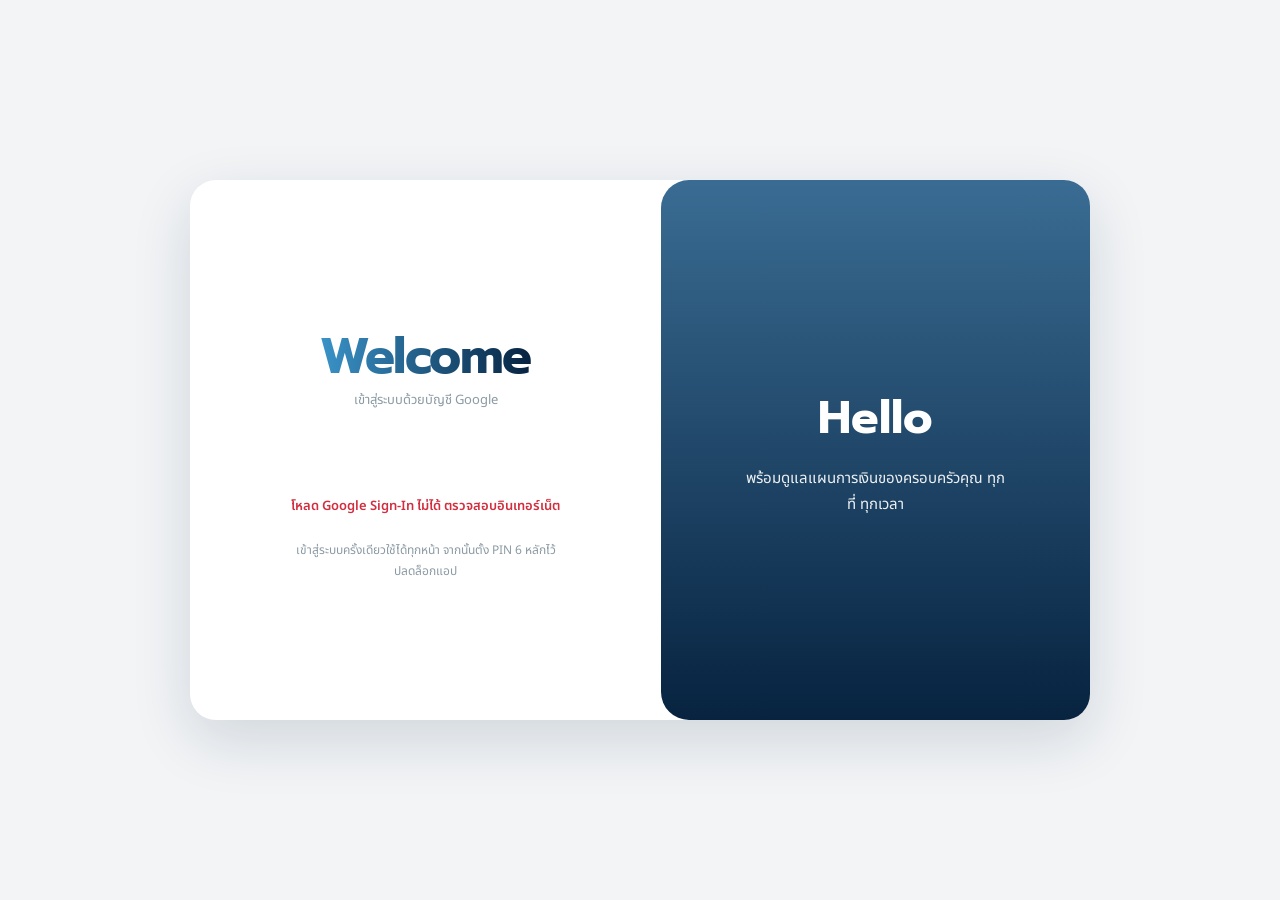
<file: money/daily.html>
<!DOCTYPE html>
<html lang="th">
<head>
<meta charset="UTF-8">
<meta name="viewport" content="width=device-width, initial-scale=1, viewport-fit=cover">
<title>ค่าใช้จ่ายรายวัน — My Money — My Family Funds</title>
<meta name="theme-color" content="#072340">
<link rel="preconnect" href="https://fonts.googleapis.com">
<link href="https://fonts.googleapis.com/css2?family=Prompt:wght@500;600;700&family=Noto+Sans+Thai:wght@400;500;600;700&display=swap" rel="stylesheet">
<link rel="stylesheet" href="../shell.css">
<script src="../data-safety.js"></script>
<script src="https://accounts.google.com/gsi/client" async defer></script>
<style>
/* extra bits for the daily page's note field inside the edit popup —
   everything else reuses shell.css classes shared with monthly.html */
.mff-modal-row-daily{padding:8px 0;border-bottom:1px solid var(--line)}
.mff-modal-row-daily .top{display:flex;justify-content:space-between;align-items:center;gap:10px;min-width:0}
.mff-modal-row-daily .nm{flex:1;min-width:0;font-size:12.5px;color:var(--ink);line-height:1.4}
.mff-modal-row-daily input.edit-amt{
  width:104px;text-align:right;border:1px solid var(--line);border-radius:10px;padding:7px 10px;
  font-size:16px;font-family:inherit;background:var(--surface);color:var(--ink);flex:none;
}
.mff-modal-row-daily input.edit-note{
  width:100%;margin-top:6px;border:1px solid var(--line);border-radius:10px;padding:7px 10px;
  font-size:16px;font-family:inherit;background:var(--surface);color:var(--ink-soft);
}
.mff-sheet-row.has-note{flex-direction:column;align-items:flex-start;gap:2px}
.mff-sheet-row.has-note .top{display:flex;justify-content:space-between;width:100%}
.mff-sheet-row.has-note .note{font-size:11px;color:var(--ink-faint)}
</style>
<style>body.mff-hide-money .t-amt,body.mff-hide-money .mff-sheet-row .amt,body.mff-hide-money #liveBalance,body.mff-hide-money .money-amount,body.mff-hide-money .amount-value{filter:blur(7px);user-select:none}</style>
</head>
<body>
<button id="privacyEye" type="button" aria-label="ซ่อนหรือแสดงตัวเลข" title="ซ่อนหรือแสดงตัวเลข">👁</button>
<script src="../privacy-eye.js"></script>

<div class="mff-app" style="padding-bottom:20px">

  <div class="mff-hero-wrap" style="padding-bottom:20px;border-radius:0 0 28px 28px">
    <div class="mff-topbar">
      <a class="back" href="index.html">
        <svg viewBox="0 0 24 24" fill="none" stroke="currentColor" stroke-width="2.2"><path d="M15 5 8 12l7 7"/></svg>
        My Money
      </a>
      <span></span>
    </div>
    <div class="mff-hero" style="padding-top:0">
      <p class="eyebrow" style="margin-bottom:2px">My Money</p>
      <h1 style="font-size:19px;white-space:nowrap">ค่าใช้จ่ายรายวัน</h1>
    </div>
  </div>

  <div id="connectBanner"></div>

  <div id="viewRoot"></div>

</div>

<script src="../config.js"></script>
<script src="../admin-login.js"></script>
<script src="../settings-store.js"></script>
<script src="../portfolio/auth-open.js"></script>
<script>
(function(){
'use strict';

/* ===================== หมวดรายจ่ายรายวัน (ค่าเริ่มต้น) ===================== */
const DAILY_OPTIONS=['อาหารเช้า','อาหารเที่ยง','อาหารเย็น','อื่นๆ'];
const SEC={key:'daily', title:'รายจ่ายรายวัน', cls:'fixed', opts:DAILY_OPTIONS};

/* ===================== Google Sheets sync — แท็บแยกต่างหาก "DailyExpenses"
   (สคีมาเดิม ไม่เปลี่ยน เพื่อไม่ให้กระทบข้อมูลที่ซิงก์ไว้แล้ว) ===================== */
const SHEETS_SCOPE='https://www.googleapis.com/auth/spreadsheets';
const CACHE_KEY='mff_daily_cache_v1';
const MONEY_CACHE_KEY='mff_money_cache_v3'; // อ่านอย่างเดียว เพื่อคำนวณยอดคงเหลือร่วมกับรายเดือน
const TAB='DailyExpenses';
const HEADERS=['ID','Date','Category','Amount','Note','CreatedAt','UpdatedAt'];

let sheetsToken=null, sheetsTokenExpiresAt=0;
let sheetId=localStorage.getItem('google_sheet_id')||'';
let sheetsClient=null;
let entries=[]; // {id,date(YYYY-MM-DD),category,amount,note,createdAt,updatedAt}
let currentDate=dateKey(new Date());

function dateKey(d){ return d.getFullYear()+'-'+String(d.getMonth()+1).padStart(2,'0')+'-'+String(d.getDate()).padStart(2,'0'); }
function monthOf(dkey){ return dkey.slice(0,7); }
function shiftDate(key,delta){
  const [y,m,dd]=key.split('-').map(Number);
  const d=new Date(y, m-1, dd+delta);
  return dateKey(d);
}
function dateLabel(key){
  const THAI_MONTHS=['ม.ค.','ก.พ.','มี.ค.','เม.ย.','พ.ค.','มิ.ย.','ก.ค.','ส.ค.','ก.ย.','ต.ค.','พ.ย.','ธ.ค.'];
  const [y,m,dd]=key.split('-').map(Number);
  const today=dateKey(new Date());
  const yest=shiftDate(today,-1);
  if(key===today) return 'วันนี้ • '+dd+' '+THAI_MONTHS[m-1]+' '+(y+543);
  if(key===yest) return 'เมื่อวาน • '+dd+' '+THAI_MONTHS[m-1]+' '+(y+543);
  return dd+' '+THAI_MONTHS[m-1]+' '+(y+543);
}
function monthLabel(key){
  const THAI_MONTHS=['มกราคม','กุมภาพันธ์','มีนาคม','เมษายน','พฤษภาคม','มิถุนายน','กรกฎาคม','สิงหาคม','กันยายน','ตุลาคม','พฤศจิกายน','ธันวาคม'];
  const [y,m]=key.split('-').map(Number);
  return THAI_MONTHS[m-1]+' '+(y+543);
}
/* สัปดาห์แบบ จันทร์-อาทิตย์ */
function startOfWeek(dkey){
  const [y,m,dd]=dkey.split('-').map(Number);
  const d=new Date(y,m-1,dd);
  const dow=d.getDay(); // 0=อาทิตย์
  const diffToMon = dow===0 ? -6 : 1-dow;
  d.setDate(d.getDate()+diffToMon);
  return dateKey(d);
}
function endOfWeek(dkey){ return shiftDate(startOfWeek(dkey), 6); }
function weekLabel(dkey){
  const s=startOfWeek(dkey), e=endOfWeek(dkey);
  const [,sm,sd]=s.split('-').map(Number);
  const [,em,ed]=e.split('-').map(Number);
  const THAI_MONTHS=['ม.ค.','ก.พ.','มี.ค.','เม.ย.','พ.ค.','มิ.ย.','ก.ค.','ส.ค.','ก.ย.','ต.ค.','พ.ย.','ธ.ค.'];
  return sd+' '+THAI_MONTHS[sm-1]+' – '+ed+' '+THAI_MONTHS[em-1];
}
function fmtBaht(n){ return (Number(n)||0).toLocaleString('th-TH',{minimumFractionDigits:0,maximumFractionDigits:0}); }

function getGoogleClientId(){return localStorage.getItem('google_client_id')||'';}
function sheetHeaders(extra){return Object.assign({'Authorization':'Bearer '+sheetsToken},extra||{});}

function ensureSheetsClient(cid){
  if(!window.google?.accounts?.oauth2){toast('Google API ยังโหลดไม่เสร็จ ลองใหม่อีกครั้ง');return null;}
  if(!sheetsClient||sheetsClient._cid!==cid){
    sheetsClient=google.accounts.oauth2.initTokenClient({client_id:cid,scope:SHEETS_SCOPE,callback:async r=>{
      if(r.error){toast('เชื่อมต่อ Google Sheets ไม่สำเร็จ');return;}
      sheetsToken=r.access_token;
      sheetsTokenExpiresAt=Date.now()+Math.max(60,(Number(r.expires_in)||3600)-60)*1000;
      window.MFFGoogleSession?.saveSheetsToken(sheetsToken,sheetsTokenExpiresAt);
      localStorage.setItem('google_sheets_connected','1');
      renderConnectBanner();
      if(sheetsClient._mffResolve){const rr=sheetsClient._mffResolve;sheetsClient._mffResolve=null;rr(true);}
      render();
      toast('เชื่อมต่อ Google Sheets แล้ว • ยังไม่ดึงข้อมูลอัตโนมัติ');
    }});
    sheetsClient._cid=cid;
  }
  return sheetsClient;
}

async function ensureSheetsAccess(interactive=true){
  if(sheetsToken && Date.now()<sheetsTokenExpiresAt) return true;
  const cached=window.MFFGoogleSession?.getSheetsToken();
  if(cached?.token){ sheetsToken=cached.token; sheetsTokenExpiresAt=cached.expiresAt; return true; }
  if(!interactive) return false;
  const cid=getGoogleClientId(); if(!cid||!sheetId) return false;
  const c=ensureSheetsClient(cid); if(!c) return false;
  // No silent OAuth here: navigation/module load must never trigger Google authorization.
  // If the session token is absent/expired, the user must explicitly reconnect from Settings.
  return false;
}

async function sheetsApi(url,opts={}){
  if(!sheetsToken) throw new Error('Google Sheets ยังไม่ได้รับสิทธิ์');
  const r=await fetch(url,Object.assign({headers:sheetHeaders({'Content-Type':'application/json'})},opts));
  if(r.status===401||r.status===403){localStorage.removeItem('google_sheets_connected');window.MFFGoogleSession?.clearSheetsToken();sheetsToken=null;throw new Error('สิทธิ์หมดอายุ กรุณาเชื่อมต่อใหม่');}
  if(!r.ok)throw new Error(await r.text());
  return r.json();
}

async function ensureDailyTab(){
  const meta=await sheetsApi(`https://sheets.googleapis.com/v4/spreadsheets/${encodeURIComponent(sheetId)}?fields=sheets.properties`);
  const titles=(meta.sheets||[]).map(s=>s.properties.title);
  if(!titles.includes(TAB)){
    await sheetsApi(`https://sheets.googleapis.com/v4/spreadsheets/${encodeURIComponent(sheetId)}:batchUpdate`,{method:'POST',body:JSON.stringify({requests:[{addSheet:{properties:{title:TAB}}}]})});
    await sheetsApi(`https://sheets.googleapis.com/v4/spreadsheets/${encodeURIComponent(sheetId)}/values/${TAB}!A1?valueInputOption=USER_ENTERED`,{method:'PUT',body:JSON.stringify({range:`${TAB}!A1`,majorDimension:'ROWS',values:[HEADERS]})});
  }
}

function mergeById(localList, remoteList){
  const map=new Map();
  remoteList.forEach(r=>map.set(r.id, r));
  localList.forEach(l=>{
    const r=map.get(l.id);
    if(!r){ map.set(l.id, l); return; }
    const lt=Date.parse(l.updatedAt)||0, rt=Date.parse(r.updatedAt)||0;
    map.set(l.id, lt>rt ? l : r);
  });
  return Array.from(map.values());
}
async function pullEntries(force){
  const j=await sheetsApi(`https://sheets.googleapis.com/v4/spreadsheets/${encodeURIComponent(sheetId)}/values/${TAB}!A:G`);
  const rows=(j.values||[]).slice(1);
  const remote=rows.filter(r=>r[0]).map(r=>({id:r[0], date:r[1]||'', category:r[2]||'', amount:Number(r[3])||0, note:r[4]||'', createdAt:r[5]||'', updatedAt:r[6]||''}));
  if(force){ entries=remote; saveCache(); return; }
  const merged=mergeById(entries, remote);
  const needsPushBack = JSON.stringify(merged.slice().sort((a,b)=>a.id<b.id?-1:1)) !== JSON.stringify(remote.slice().sort((a,b)=>a.id<b.id?-1:1));
  entries=merged;
  saveCache();
  if(needsPushBack) await pushEntries();
}

async function pushEntries(){
  const values=[HEADERS].concat(entries.map(t=>[t.id,t.date,t.category,t.amount,t.note,t.createdAt,t.updatedAt]));
  await ensureDailyTab();
  await sheetsApi(`https://sheets.googleapis.com/v4/spreadsheets/${encodeURIComponent(sheetId)}/values/${TAB}!A:G:clear`,{method:'POST',body:'{}'});
  await sheetsApi(`https://sheets.googleapis.com/v4/spreadsheets/${encodeURIComponent(sheetId)}/values/${TAB}!A1?valueInputOption=USER_ENTERED`,{method:'PUT',body:JSON.stringify({range:`${TAB}!A1`,majorDimension:'ROWS',values})});
}

async function syncSave(){
  saveCache();
  try{ localStorage.setItem('mff_sync_dirty_v1_daily','1'); }catch(e){}
  toast('บันทึกในเครื่องแล้ว • กด Smart Sync ที่ Settings เพื่อซิงก์ Google Sheets');
}

/* ===================== local cache ===================== */
function saveCache(){ try{ localStorage.setItem(CACHE_KEY, JSON.stringify(entries)); }catch(e){} }
function loadCache(){ try{ const raw=localStorage.getItem(CACHE_KEY); if(raw) entries=JSON.parse(raw); }catch(e){} }

/* อ่านยอดรายรับ/รายจ่ายประจำเดือน (คนละแคช คนละแท็บกับหน้านี้ — อ่านอย่างเดียว) เพื่อคำนวณยอดคงเหลือ */
function monthlyIncomeExpense(monthKey){
  try{
    const raw=localStorage.getItem(MONEY_CACHE_KEY);
    const list=raw?JSON.parse(raw):[];
    let income=0, otherExpense=0;
    list.filter(t=>t.month===monthKey).forEach(t=>{
      const amt=Number(t.amount)||0;
      if(t.type==='income') income+=amt; else otherExpense+=amt;
    });
    return {income, otherExpense};
  }catch(e){ return {income:0, otherExpense:0}; }
}

/* ===================== connect banner (เหมือนโมดูลอื่น) ===================== */
function renderConnectBanner(){
  const el=document.getElementById('connectBanner');
  const connected = sheetsToken || (localStorage.getItem('google_sheets_connected')==='1' && sheetId);
  if(!connected){
    el.innerHTML=`
      <div class="mff-banner">
        <div><b>ยังไม่เชื่อมต่อ Google Sheets</b>ข้อมูลจะบันทึกในเครื่องนี้เท่านั้นจนกว่าจะเชื่อมต่อ</div>
        <button id="connectBtn" type="button">เชื่อมต่อ</button>
      </div>`;
    document.getElementById('connectBtn').onclick=openConnectForm;
    return;
  }
  const lastSync=localStorage.getItem('sheet_last_sync_daily');
  el.innerHTML=`
    <div class="mff-sync-bar">
      <div class="mff-sync-bar-status">☁️ เชื่อมต่อ Google Sheets แล้ว${lastSync?(' • ซิงก์ล่าสุด '+esc(lastSync)):''}</div>
      <div class="mff-sync-bar-actions">
        <a href="../settings/index.html" class="mff-sync-bar-btn" style="text-decoration:none;display:inline-block">จัดการซิงก์ที่ Setting</a>
      </div>
    </div>`;
}
function openConnectForm(){
  const cid=localStorage.getItem('google_client_id')||'';
  const sid=sheetId||'';
  const html=`
    <div class="mff-field-row"><div class="lbl">Client ID</div><input id="cfCid" value="${esc(cid)}" placeholder="วาง Google OAuth Client ID"></div>
    <div class="mff-field-row"><div class="lbl">Sheet ID</div><input id="cfSid" value="${esc(sid)}" placeholder="ใช้ Spreadsheet ID เดียวกับโมดูลอื่น"></div>
    <p style="font-size:11.5px;color:var(--ink-soft);padding:0 0 6px">ใช้ Client ID / Sheet ID ชุดเดียวกับที่ตั้งค่าไว้ในโมดูลอื่นได้เลย ข้อมูลจะไปอยู่คนละแท็บ (DailyExpenses) ไม่ทับข้อมูลเดิม</p>
  `;
  modal('เชื่อมต่อ Google Sheets', html, [
    {label:'ยกเลิก', ghost:true, onClick:closeModal},
    {label:'เชื่อมต่อ', onClick:async()=>{
      const cid=document.getElementById('cfCid').value.trim();
      const sid=document.getElementById('cfSid').value.trim();
      if(!cid||!sid){ toast('กรุณากรอกให้ครบ'); return; }
      localStorage.setItem('google_client_id',cid);
      sheetId=sid; localStorage.setItem('google_sheet_id',sid);
      closeModal();
      const c=ensureSheetsClient(cid);
      if(c) c.requestAccessToken({prompt:'consent'});
    }}
  ]);
}

/* ===================== tiny modal + toast helpers ===================== */
function modal(title, bodyHtml, buttons, opts){
  closeModal();
  const d=document.createElement('div');
  d.id='mffModal';
  d.style.cssText='position:fixed;inset:0;z-index:5000;background:rgba(20,33,29,.45);display:flex;align-items:flex-end;justify-content:center';
  d.innerHTML=`<div style="width:100%;max-width:460px;background:var(--bg);box-shadow:var(--shadow-hero);border-radius:22px 22px 0 0;padding:20px 20px calc(20px + env(safe-area-inset-bottom,0px));max-height:88vh;display:flex;flex-direction:column">
    <h3 style="margin:0 0 12px;font-size:17px;flex:none">${esc(title)}</h3>
    <div id="mffModalBody" style="flex:1;min-height:0">${bodyHtml}</div>
    <div style="display:flex;gap:10px;margin-top:14px;flex:none" id="mffModalBtns"></div>
  </div>`;
  document.body.appendChild(d);
  const btnWrap=document.getElementById('mffModalBtns');
  buttons.forEach(b=>{
    const btn=document.createElement('button');
    btn.className='mff-btn '+(b.ghost?'mff-btn-ghost':'mff-btn-primary');
    btn.textContent=b.label;
    btn.onclick=b.onClick;
    btnWrap.appendChild(btn);
  });
  if(!opts||!opts.persistent){
    d.addEventListener('click',e=>{ if(e.target===d) closeModal(); });
  }
}
function closeModal(){ document.getElementById('mffModal')?.remove(); }
function esc(s){return String(s??'').replace(/[&<>'"]/g,c=>({'&':'&amp;','<':'&lt;','>':'&gt;',"'":'&#39;','"':'&quot;'}[c]));}
function uuid(){return 'd_'+Date.now().toString(36)+'_'+Math.random().toString(36).slice(2,9);}
function toast(msg){
  let t=document.getElementById('mffToast');
  if(!t){ t=document.createElement('div'); t.id='mffToast';
    t.style.cssText='position:fixed;left:50%;bottom:30px;transform:translateX(-50%);background:#14211D;color:#fff;padding:10px 16px;border-radius:999px;font-size:12.5px;z-index:6500;opacity:0;transition:opacity .2s;max-width:85vw;text-align:center';
    document.body.appendChild(t);
  }
  t.textContent=msg; t.style.opacity='1';
  clearTimeout(toast._tm); toast._tm=setTimeout(()=>{t.style.opacity='0';},2600);
}

/* ===================== derived data ===================== */
function entriesFor(date){ return entries.filter(e=>e.date===date); }
function sumOf(arr){ return arr.reduce((s,e)=>s+(Number(e.amount)||0),0); }
function amountOf(date,category){
  const hit=entries.find(e=>e.date===date && e.category===category);
  return hit?Number(hit.amount)||0:0;
}
function noteOf(date,category){
  const hit=entries.find(e=>e.date===date && e.category===category);
  return hit?(hit.note||''):'';
}
function allCategoriesFor(date){
  const saved=entriesFor(date).map(e=>e.category);
  const extras=saved.filter(c=>!SEC.opts.includes(c));
  return SEC.opts.concat(extras.filter((c,i)=>extras.indexOf(c)===i));
}
function dayTotal(date){ return sumOf(entriesFor(date)); }
function weekTotal(date){
  const s=startOfWeek(date), e=endOfWeek(date);
  return sumOf(entries.filter(t=>t.date>=s && t.date<=e));
}
function monthTotal(date){
  const mk=monthOf(date);
  return sumOf(entries.filter(t=>monthOf(t.date)===mk));
}


/* ===================== งบรายหมวดต่อเดือน (เก็บในเครื่อง) ===================== */
const BUDGET_KEY='mff_daily_budget_v1';
function loadBudget(){
  try{ window.MFFSettings&&MFFSettings.hydrate(); }catch(e){}
  try{ const b=JSON.parse(localStorage.getItem(BUDGET_KEY)||'null'); if(b&&typeof b==='object') return {total:Number(b.total)||0, cats:b.cats&&typeof b.cats==='object'?b.cats:{}}; }catch(e){}
  return {total:0, cats:{}};
}
function monthSpendByCat(mk){
  const out={};
  entries.forEach(e=>{ if(monthOf(e.date)!==mk) return; out[e.category]=(out[e.category]||0)+(Number(e.amount)||0); });
  return out;
}
function budgetBar(label, spent, limit){
  const pct=limit>0?Math.round(spent/limit*100):0;
  const cls=limit<=0?'none':pct>=100?'over':pct>=80?'warn':'ok';
  const left=limit>0?(limit-spent>=0?`เหลือ ฿${fmtBaht(limit-spent)}`:`เกินงบ ฿${fmtBaht(spent-limit)}`):'ยังไม่ได้ตั้งงบ';
  return `<div class="mfb-row ${cls}">
    <div class="mfb-top"><span class="mfb-nm">${esc(label)}</span><span class="mfb-am">฿${fmtBaht(spent)}${limit>0?` / ฿${fmtBaht(limit)}`:''}</span></div>
    ${limit>0?`<div class="mfb-track"><i style="width:${Math.min(100,pct)}%"></i></div>`:''}
    <div class="mfb-sub"><span>${left}</span>${limit>0?`<b>${pct}%</b>`:''}</div>
  </div>`;
}
function budgetCardHtml(date){
  const mk=monthOf(date), b=loadBudget(), spent=monthSpendByCat(mk);
  const cats=SEC.opts.concat(Object.keys(spent).filter(c=>!SEC.opts.includes(c)), Object.keys(b.cats).filter(c=>!SEC.opts.includes(c)&&!(c in spent)));
  const shown=cats.filter(c=>(b.cats[c]>0)||(spent[c]>0));
  const totalSpent=Object.values(spent).reduce((a,v)=>a+v,0);
  const hasAny=b.total>0||shown.length;
  return `<div class="mff-sheet mfb-card">
    <div class="mff-sheet-head summary mfb-head"><span>งบเดือนนี้ • ${esc(monthLabel(mk))}</span><button type="button" id="budgetBtn" class="mfb-set">ตั้งงบ</button></div>
    <div class="mfb-body">
      ${hasAny?'':'<div class="mfb-empty">ตั้งงบรายหมวดเพื่อดูแถบความคืบหน้าและรับเตือนเมื่อใกล้เกิน</div>'}
      ${b.total>0?budgetBar('รวมทั้งเดือน', totalSpent, b.total):''}
      ${shown.map(c=>budgetBar(c, spent[c]||0, Number(b.cats[c])||0)).join('')}
    </div>
  </div>`;
}
function openBudgetPopup(){
  const mk=monthOf(currentDate), b=loadBudget(), spent=monthSpendByCat(mk);
  const cats=SEC.opts.concat(Object.keys(spent).filter(c=>!SEC.opts.includes(c)), Object.keys(b.cats).filter(c=>!SEC.opts.includes(c)&&!(c in spent)));
  const row=(label,key,val)=>`<label class="mfb-edit"><span>${esc(label)}</span><input type="number" inputmode="decimal" min="0" step="100" data-b="${esc(key)}" placeholder="ไม่จำกัด" value="${val>0?val:''}"></label>`;
  modal('ตั้งงบรายเดือน', `<p class="mfb-hint">ใส่ยอดงบต่อเดือนของแต่ละหมวด เว้นว่าง = ไม่ตั้งงบ แถบจะเตือนเมื่อใช้เกิน 80% และ 100%</p>`+
    row('งบรวมทั้งเดือน','__total',b.total)+cats.map(c=>row(c,c,Number(b.cats[c])||0)).join(''), [
    {label:'ยกเลิก', ghost:true, onClick:closeModal},
    {label:'บันทึกงบ', onClick:()=>{
      const nb={total:0,cats:{}};
      document.querySelectorAll('#mffModal [data-b]').forEach(inp=>{
        const v=Math.max(0,Number(inp.value)||0), k=inp.dataset.b;
        if(k==='__total') nb.total=v; else if(v>0) nb.cats[k]=v;
      });
      try{ localStorage.setItem(BUDGET_KEY, JSON.stringify(nb)); }catch(e){}
      try{ window.MFFSettings&&MFFSettings.set('budget',nb); }catch(e){}
      closeModal(); render(); toast('บันทึกงบแล้ว');
    }}
  ]);
}

/* ===================== rendering (main page) ===================== */
function render(){
  const root=document.getElementById('viewRoot');
  const dToday=dayTotal(currentDate);
  const wTotal=weekTotal(currentDate);
  const mTotal=monthTotal(currentDate);
  const {income, otherExpense}=monthlyIncomeExpense(monthOf(currentDate));
  const balance=income-(otherExpense+mTotal);
  const cats=allCategoriesFor(currentDate);
  const shown=cats.filter(c=>amountOf(currentDate,c)>0);

  root.innerHTML=`
    <div class="mff-month-nav">
      <button id="prevDay" aria-label="วันก่อนหน้า"><svg viewBox="0 0 24 24" width="16" height="16" fill="none" stroke="currentColor" stroke-width="2.4"><path d="M15 5 8 12l7 7"/></svg></button>
      <div class="label">${dateLabel(currentDate)}</div>
      <button id="nextDay" aria-label="วันถัดไป"><svg viewBox="0 0 24 24" width="16" height="16" fill="none" stroke="currentColor" stroke-width="2.4"><path d="m9 5 7 7-7 7"/></svg></button>
    </div>

    <div class="mff-money-tabs">
      <div class="mff-money-tab expense"><div class="t-lbl">รายวัน</div><div class="t-amt">฿${fmtBaht(dToday)}</div></div>
      <div class="mff-money-tab expense"><div class="t-lbl">รายสัปดาห์</div><div class="t-amt">฿${fmtBaht(wTotal)}</div></div>
      <div class="mff-money-tab expense"><div class="t-lbl">รายเดือน</div><div class="t-amt">฿${fmtBaht(mTotal)}</div></div>
    </div>

    <button class="mff-edit-trigger" id="editBtn">แก้ไข</button>

    <div class="mff-sheet">
      <div class="mff-sheet-head ${SEC.cls}">${SEC.title} • ${esc(dateLabel(currentDate))}</div>
      ${shown.length? shown.map(c=>{
          const note=noteOf(currentDate,c);
          return note
            ? `<div class="mff-sheet-row has-note"><div class="top"><span class="nm">${esc(c)}</span><span class="amt">฿${fmtBaht(amountOf(currentDate,c))}</span></div><div class="note">${esc(note)}</div></div>`
            : `<div class="mff-sheet-row"><span class="nm">${esc(c)}</span><span class="amt">฿${fmtBaht(amountOf(currentDate,c))}</span></div>`;
        }).join('')
        : `<div class="mff-sheet-row"><span class="nm" style="color:var(--ink-faint)">ยังไม่มีรายการวันนี้ — กด "แก้ไข" เพื่อกรอกข้อมูล</span></div>`}
      <div class="mff-sheet-row total"><span class="nm">รวม</span><span class="amt">฿${fmtBaht(dToday)}</span></div>
    </div>

    ${budgetCardHtml(currentDate)}

    <div class="mff-sheet">
      <div class="mff-sheet-head summary">สรุป</div>
      <div class="mff-sheet-row total"><span class="nm">รายจ่ายรายวัน</span><span class="amt">฿${fmtBaht(dToday)}</span></div>
      <div class="mff-sheet-row total"><span class="nm">รายจ่ายรายสัปดาห์ (${esc(weekLabel(currentDate))})</span><span class="amt">฿${fmtBaht(wTotal)}</span></div>
      <div class="mff-sheet-row total"><span class="nm">รายจ่ายรายเดือน (${esc(monthLabel(monthOf(currentDate)))})</span><span class="amt">฿${fmtBaht(mTotal)}</span></div>
      <div class="mff-sheet-row total"><span class="nm">ยอดคงเหลือ</span><span class="amt ${balance>=0?'pos':'neg'}">${balance<0?'-':''}฿${fmtBaht(Math.abs(balance))}</span></div>
    </div>
  `;

  document.getElementById('prevDay').onclick=()=>{ currentDate=shiftDate(currentDate,-1); render(); };
  document.getElementById('nextDay').onclick=()=>{ currentDate=shiftDate(currentDate,1); render(); };
  document.getElementById('editBtn').onclick=openEditPopup;
  document.getElementById('budgetBtn')?.addEventListener('click',openBudgetPopup);
}

/* ===================== edit popup (ป้อนรายจ่ายของวันที่กำลังดู + โน้ต + เพิ่มรายการอื่นได้) ===================== */
function openEditPopup(){
  closeModal();
  const d=document.createElement('div');
  d.id='mffModal';
  d.style.cssText='position:fixed;inset:0;z-index:5000;background:rgba(20,33,29,.45);display:flex;align-items:flex-end;justify-content:center';
  d.innerHTML=`
    <div style="width:100%;max-width:460px;max-height:86vh;background:var(--bg);border-radius:22px 22px 0 0;display:flex;flex-direction:column;overflow:hidden">
      <h3 style="margin:0;padding:18px 20px 12px;font-size:16px;flex:none;border-bottom:1px solid var(--line)">แก้ไขข้อมูลวันที่ ${esc(dateLabel(currentDate))}</h3>
      <div id="mffModalBody" style="flex:1;min-height:0;overflow-y:auto;-webkit-overflow-scrolling:touch;padding:0 20px">
        ${editSectionHtml()}
        <div style="height:8px"></div>
      </div>
      <div class="mff-modal-live-summary" style="flex:none;padding:10px 20px 0;margin:0">
        <span>รวมรายจ่ายวันนี้ (คำนวณสด)</span>
        <span id="liveTotal">฿0</span>
      </div>
      <div style="display:flex;gap:10px;flex:none;padding:12px 20px calc(14px + env(safe-area-inset-bottom,0px))">
        <button class="mff-btn mff-btn-ghost" id="popupCancel">ยกเลิก</button>
        <button class="mff-btn mff-btn-primary" id="popupSave">บันทึกข้อมูล</button>
      </div>
    </div>`;
  document.body.appendChild(d);
  d.addEventListener('click',e=>{ if(e.target===d) closeModal(); });
  document.getElementById('popupCancel').onclick=closeModal;
  document.getElementById('popupSave').onclick=saveEditPopup;

  wireLiveSummary();
}

function editSectionHtml(){
  const cats=allCategoriesFor(currentDate);
  return `
    <div class="mff-modal-section-head ${SEC.cls}">${SEC.title}</div>
    <div class="edit-rows" data-type="${SEC.key}">
      ${cats.map(c=>`
        <div class="mff-modal-row-daily" data-cat="${esc(c)}">
          <div class="top">
            <span class="nm">${esc(c)}</span>
            <input type="number" inputmode="decimal" class="edit-amt" placeholder="0" value="${amountOf(currentDate,c)||''}">
          </div>
          <input type="text" class="edit-note" placeholder="โน้ต (ไม่บังคับ) เช่น ร้านอะไร กับใคร" value="${esc(noteOf(currentDate,c))}">
        </div>`).join('')}
    </div>
    <button type="button" class="mff-modal-add-row" data-addcustom="${SEC.key}">+ เพิ่มรายการอื่นในหมวดนี้</button>
  `;
}

function wireLiveSummary(){
  const root=document.getElementById('mffModalBody');
  function recalc(){
    let total=0;
    root.querySelectorAll('.edit-rows[data-type="daily"] .edit-amt').forEach(i=>total+=parseFloat(i.value)||0);
    const el=document.getElementById('liveTotal');
    if(el){ el.textContent='฿'+fmtBaht(total); el.style.color=getCss('--expense'); }
  }
  root.addEventListener('input', e=>{ if(e.target.classList.contains('edit-amt')) recalc(); });
  root.querySelectorAll('[data-addcustom]').forEach(btn=>{
    btn.addEventListener('click',()=>{
      const name=prompt('ตั้งชื่อรายการใหม่:');
      if(!name||!name.trim()) return;
      const rowsWrap=root.querySelector(`.edit-rows[data-type="daily"]`);
      const row=document.createElement('div');
      row.className='mff-modal-row-daily';
      row.dataset.cat=name.trim();
      row.innerHTML=`<div class="top"><span class="nm">${esc(name.trim())}</span><input type="number" inputmode="decimal" class="edit-amt" placeholder="0"></div><input type="text" class="edit-note" placeholder="โน้ต (ไม่บังคับ) เช่น ร้านอะไร กับใคร">`;
      rowsWrap.appendChild(row);
    });
  });
  recalc();
}
function getCss(varName){ return getComputedStyle(document.documentElement).getPropertyValue(varName).trim(); }

async function saveEditPopup(){
  const root=document.getElementById('mffModalBody');
  const now=new Date().toISOString();
  const newRowsForDay=[];
  root.querySelectorAll(`.edit-rows[data-type="daily"] .mff-modal-row-daily`).forEach(rowEl=>{
    const category=rowEl.dataset.cat;
    const amount=parseFloat(rowEl.querySelector('.edit-amt').value)||0;
    const note=(rowEl.querySelector('.edit-note').value||'').trim();
    if(!category || !amount) return;
    const existing=entries.find(t=>t.date===currentDate && t.category===category);
    newRowsForDay.push({
      id: existing?existing.id:uuid(), date:currentDate, category, amount, note,
      createdAt: existing?existing.createdAt:now, updatedAt: now
    });
  });
  entries = entries.filter(t=>t.date!==currentDate).concat(newRowsForDay);
  closeModal();
  render();
  await syncSave();
}

/* ===================== boot ===================== */
loadCache();
renderConnectBanner();
render();

window.addEventListener('load', async ()=>{
  // Google is not contacted automatically when opening a module. Use Smart Sync in Settings.
});

})();
</script>


<script id="mff-module-ready-v14">
(function(){const p=new URLSearchParams(location.search);if(p.get('audit')!=='1')return;setTimeout(function(){if(!window.parent||window.parent===window)return;try{window.parent.postMessage({type:'MFF_MODULE_READY',module:'ค่าใช้จ่ายรายวัน',version:'V14',detail:'ระบบโมดูลและ Google Sheets adapter พร้อม'},window.location.origin)}catch(e){}},80)})();
</script>

</body>
</html>
</file>
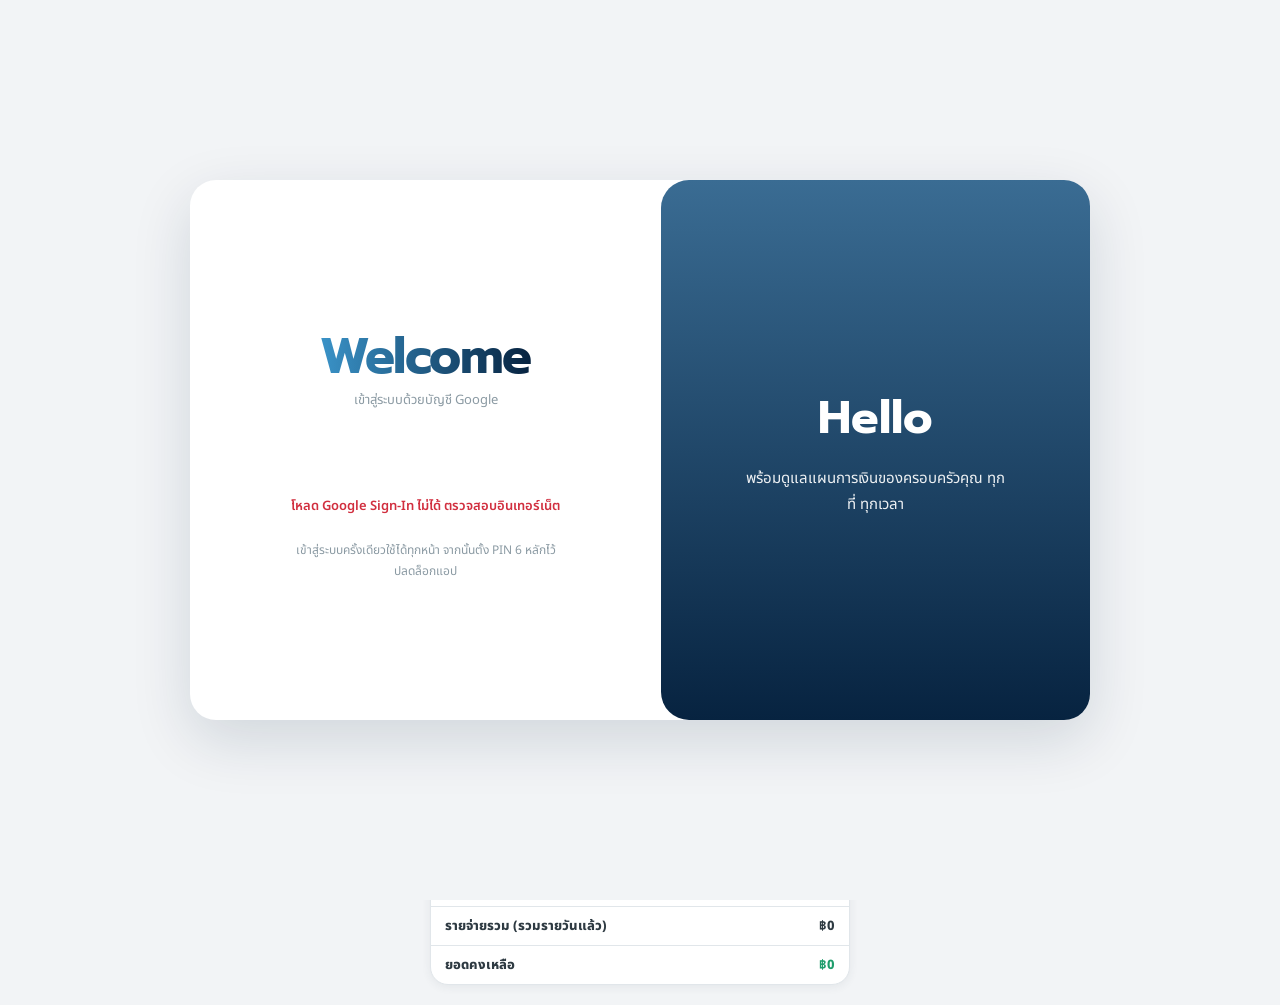
<file: money/monthly.html>
<!DOCTYPE html>
<html lang="th">
<head>
<meta charset="UTF-8">
<meta name="viewport" content="width=device-width, initial-scale=1, viewport-fit=cover">
<title>ค่าใช้จ่ายรายเดือน — My Money — My Family Funds</title>
<meta name="theme-color" content="#072340">
<link rel="preconnect" href="https://fonts.googleapis.com">
<link href="https://fonts.googleapis.com/css2?family=Prompt:wght@500;600;700&family=Noto+Sans+Thai:wght@400;500;600;700&display=swap" rel="stylesheet">
<link rel="stylesheet" href="../shell.css">
<script src="../data-safety.js"></script>
<script src="https://accounts.google.com/gsi/client" async defer></script>
<style>body.mff-hide-money .t-amt,body.mff-hide-money .mff-sheet-row .amt,body.mff-hide-money #liveBalance,body.mff-hide-money .money-amount,body.mff-hide-money .amount-value{filter:blur(7px);user-select:none}</style>
</head>
<body>
<button id="privacyEye" type="button" aria-label="ซ่อนหรือแสดงตัวเลข" title="ซ่อนหรือแสดงตัวเลข">👁</button>
<script src="../privacy-eye.js"></script>

<div class="mff-app" style="padding-bottom:20px">

  <div class="mff-hero-wrap" style="padding-bottom:20px;border-radius:0 0 28px 28px">
    <div class="mff-topbar">
      <a class="back" href="index.html">
        <svg viewBox="0 0 24 24" fill="none" stroke="currentColor" stroke-width="2.2"><path d="M15 5 8 12l7 7"/></svg>
        My Money
      </a>
      <span></span>
    </div>
    <div class="mff-hero" style="padding-top:0">
      <p class="eyebrow" style="margin-bottom:2px">My Money</p>
      <h1 style="font-size:19px;white-space:nowrap">ค่าใช้จ่ายรายเดือน</h1>
    </div>
  </div>

  <div id="connectBanner"></div>

  <div id="viewRoot"></div>

</div>

<script src="../config.js"></script>
<script src="../admin-login.js"></script>
<script src="../settings-store.js"></script>
<script src="../portfolio/auth-open.js"></script>
<script>
(function(){
'use strict';

/* ===================== categories — exact names from the user's real budget sheet ===================== */
const INCOME_OPTIONS=['เงินค่าจ้าง','โบนัส OIP','ดอกเบี้ย','อื่นๆ'];
const FIXED_OPTIONS=['ค่าใช้จ่ายประจำเดือน','เงินเก็บสำรองฉุกเฉิน (SCBTMPLUS-I)','เงินเก็บลูกชาย (SCBFIXEDA)','ค่าส่วนกลางบ้าน (รายปี) KKP','ฌาปนกิจ พ่อ+แม่ (รายปี) KKP','ประกันชีวิตลูก (รายปี) KKP','ประกันรถ City (รายปี) KKP','ค่าเทอม ลูกชาย (16000) KKP','ส่งให้เมีย','โอนให้แม่','โอนให้แม่ยาย','ค่าโทรศัพท์แม่','ค่าโทรศัพท์เมีย','ค่าโทรศัพท์ตัวเอง + ค่า Net บ้าน AIS Fiber','ค่าไฟฟ้า','ค่าน้ำ','บัตรเครดิต Lotus','SPayLater (Shopee)','ประกันรถ City','Service รถใหญ่','อาหารหมา','ค่าน้ำมันมอไซค์','อื่นๆ'];
const VARIABLE_OPTIONS=['กองทุนรวม (SCBAM) + WelthX','กองทุนลูกชาย (SCBAM)','เงินกองทุน RMF KKP CorePath Balanced RMF','อื่นๆ ฝาก Small bank','อื่นๆ'];

const SECTIONS=[
  {key:'income', title:'รายรับ (Income)', cls:'income', opts:INCOME_OPTIONS},
  {key:'fixed', title:'รายจ่าย (Fix Expenses)', cls:'fixed', opts:FIXED_OPTIONS},
  {key:'variable', title:'รายจ่าย (Non-Fix Expenses)', cls:'variable', opts:VARIABLE_OPTIONS},
];

/* ===================== Google Sheets sync (same pattern as Portfolio/Profile —
   separate "MoneyTransactions" tab, never touches other tabs) ===================== */
const SHEETS_SCOPE='https://www.googleapis.com/auth/spreadsheets';
const CACHE_KEY='mff_money_cache_v3';
const TAB='MoneyTransactions';
const HEADERS=['ID','Month','Type','Category','Amount','CreatedAt','UpdatedAt'];

let sheetsToken=null, sheetsTokenExpiresAt=0;
let sheetId=localStorage.getItem('google_sheet_id')||'';
let sheetsClient=null;
let items=[]; // all line items across all months: {id,month,type,category,amount,createdAt,updatedAt}
let currentMonth=monthKey(new Date());
let extraRows={income:[], fixed:[], variable:[]}; // custom category rows added inside the popup this session

function monthKey(d){ return d.getFullYear()+'-'+String(d.getMonth()+1).padStart(2,'0'); }
function monthLabel(key){
  const THAI_MONTHS=['มกราคม','กุมภาพันธ์','มีนาคม','เมษายน','พฤษภาคม','มิถุนายน','กรกฎาคม','สิงหาคม','กันยายน','ตุลาคม','พฤศจิกายน','ธันวาคม'];
  const [y,m]=key.split('-').map(Number);
  return THAI_MONTHS[m-1]+' '+(y+543);
}
function shiftMonth(key,delta){
  const [y,m]=key.split('-').map(Number);
  const d=new Date(y, m-1+delta, 1);
  return monthKey(d);
}
function fmtBaht(n){ return (Number(n)||0).toLocaleString('th-TH',{minimumFractionDigits:0,maximumFractionDigits:0}); }

function getGoogleClientId(){return localStorage.getItem('google_client_id')||'';}
function sheetHeaders(extra){return Object.assign({'Authorization':'Bearer '+sheetsToken},extra||{});}

function ensureSheetsClient(cid){
  if(!window.google?.accounts?.oauth2){toast('Google API ยังโหลดไม่เสร็จ ลองใหม่อีกครั้ง');return null;}
  if(!sheetsClient||sheetsClient._cid!==cid){
    sheetsClient=google.accounts.oauth2.initTokenClient({client_id:cid,scope:SHEETS_SCOPE,callback:async r=>{
      if(r.error){toast('เชื่อมต่อ Google Sheets ไม่สำเร็จ');return;}
      sheetsToken=r.access_token;
      sheetsTokenExpiresAt=Date.now()+Math.max(60,(Number(r.expires_in)||3600)-60)*1000;
      window.MFFGoogleSession?.saveSheetsToken(sheetsToken,sheetsTokenExpiresAt);
      localStorage.setItem('google_sheets_connected','1');
      renderConnectBanner();
      if(sheetsClient._mffResolve){const rr=sheetsClient._mffResolve;sheetsClient._mffResolve=null;rr(true);}
      render();
      toast('เชื่อมต่อ Google Sheets แล้ว • ยังไม่ดึงข้อมูลอัตโนมัติ');
    }});
    sheetsClient._cid=cid;
  }
  return sheetsClient;
}

async function ensureSheetsAccess(interactive=true){
  if(sheetsToken && Date.now()<sheetsTokenExpiresAt) return true;
  const cached=window.MFFGoogleSession?.getSheetsToken();
  if(cached?.token){ sheetsToken=cached.token; sheetsTokenExpiresAt=cached.expiresAt; return true; }
  if(!interactive) return false;
  const cid=getGoogleClientId(); if(!cid||!sheetId) return false;
  const c=ensureSheetsClient(cid); if(!c) return false;
  // No silent OAuth here: navigation/module load must never trigger Google authorization.
  // If the session token is absent/expired, the user must explicitly reconnect from Settings.
  return false;
}

async function sheetsApi(url,opts={}){
  if(!sheetsToken) throw new Error('Google Sheets ยังไม่ได้รับสิทธิ์');
  const r=await fetch(url,Object.assign({headers:sheetHeaders({'Content-Type':'application/json'})},opts));
  if(r.status===401||r.status===403){localStorage.removeItem('google_sheets_connected');window.MFFGoogleSession?.clearSheetsToken();sheetsToken=null;throw new Error('สิทธิ์หมดอายุ กรุณาเชื่อมต่อใหม่');}
  if(!r.ok)throw new Error(await r.text());
  return r.json();
}

async function ensureMoneyTab(){
  const meta=await sheetsApi(`https://sheets.googleapis.com/v4/spreadsheets/${encodeURIComponent(sheetId)}?fields=sheets.properties`);
  const titles=(meta.sheets||[]).map(s=>s.properties.title);
  if(!titles.includes(TAB)){
    await sheetsApi(`https://sheets.googleapis.com/v4/spreadsheets/${encodeURIComponent(sheetId)}:batchUpdate`,{method:'POST',body:JSON.stringify({requests:[{addSheet:{properties:{title:TAB}}}]})});
    await sheetsApi(`https://sheets.googleapis.com/v4/spreadsheets/${encodeURIComponent(sheetId)}/values/${TAB}!A1?valueInputOption=USER_ENTERED`,{method:'PUT',body:JSON.stringify({range:`${TAB}!A1`,majorDimension:'ROWS',values:[HEADERS]})});
  }
}

function mergeById(localList, remoteList){
  const map=new Map();
  remoteList.forEach(r=>map.set(r.id, r));
  localList.forEach(l=>{
    const r=map.get(l.id);
    if(!r){ map.set(l.id, l); return; } // มีแค่ในเครื่องนี้ (ยังไม่เคย push ขึ้น Sheet) — เก็บไว้ ไม่ทิ้ง
    const lt=Date.parse(l.updatedAt)||0, rt=Date.parse(r.updatedAt)||0;
    map.set(l.id, lt>rt ? l : r); // แก้ล่าสุดที่ไหน เอาตัวนั้น (ถ้าเวลาเท่ากันถือว่า remote ตรงกันอยู่แล้ว)
  });
  return Array.from(map.values());
}
async function pullItems(force){
  const j=await sheetsApi(`https://sheets.googleapis.com/v4/spreadsheets/${encodeURIComponent(sheetId)}/values/${TAB}!A:G`);
  const rows=(j.values||[]).slice(1);
  const remote=rows.filter(r=>r[0]).map(r=>({id:r[0], month:r[1]||'', type:r[2]||'', category:r[3]||'', amount:Number(r[4])||0, createdAt:r[5]||'', updatedAt:r[6]||''}));
  if(force){ items=remote; saveCache(); return; } // ผู้ใช้เลือก "ซิงก์จาก Sheet" เอง — ใช้ของ Sheet ทั้งหมด ไม่เทียบเวลา
  const merged=mergeById(items, remote);
  const needsPushBack = JSON.stringify(merged.slice().sort((a,b)=>a.id<b.id?-1:1)) !== JSON.stringify(remote.slice().sort((a,b)=>a.id<b.id?-1:1));
  items=merged;
  saveCache();
  if(needsPushBack) await pushItems(); // เครื่องนี้มีของที่ Sheet ยังไม่มี/เก่ากว่า → ซิงก์ผลรวมกลับขึ้นทันที
}

async function pushItems(){
  const values=[HEADERS].concat(items.map(t=>[t.id,t.month,t.type,t.category,t.amount,t.createdAt,t.updatedAt]));
  await ensureMoneyTab();
  await sheetsApi(`https://sheets.googleapis.com/v4/spreadsheets/${encodeURIComponent(sheetId)}/values/${TAB}!A:G:clear`,{method:'POST',body:'{}'});
  await sheetsApi(`https://sheets.googleapis.com/v4/spreadsheets/${encodeURIComponent(sheetId)}/values/${TAB}!A1?valueInputOption=USER_ENTERED`,{method:'PUT',body:JSON.stringify({range:`${TAB}!A1`,majorDimension:'ROWS',values})});
}

async function syncSave(){
  saveCache();
  try{ localStorage.setItem('mff_sync_dirty_v1_money','1'); }catch(e){}
  toast('บันทึกในเครื่องแล้ว • กด Smart Sync ที่ Settings เพื่อซิงก์ Google Sheets');
}

/* ===================== local cache ===================== */
function saveCache(){ try{ localStorage.setItem(CACHE_KEY, JSON.stringify(items)); }catch(e){} }
function loadCache(){ try{ const raw=localStorage.getItem(CACHE_KEY); if(raw) items=JSON.parse(raw); }catch(e){} }

/* ===================== connect banner ===================== */
function renderConnectBanner(){
  const el=document.getElementById('connectBanner');
  const connected = sheetsToken || (localStorage.getItem('google_sheets_connected')==='1' && sheetId);
  if(!connected){
    el.innerHTML=`
      <div class="mff-banner">
        <div><b>ยังไม่เชื่อมต่อ Google Sheets</b>ข้อมูลจะบันทึกในเครื่องนี้เท่านั้นจนกว่าจะเชื่อมต่อ</div>
        <button id="connectBtn" type="button">เชื่อมต่อ</button>
      </div>`;
    document.getElementById('connectBtn').onclick=openConnectForm;
    return;
  }
  const lastSync=localStorage.getItem('sheet_last_sync_money');
  el.innerHTML=`
    <div class="mff-sync-bar">
      <div class="mff-sync-bar-status">☁️ เชื่อมต่อ Google Sheets แล้ว${lastSync?(' • ซิงก์ล่าสุด '+esc(lastSync)):''}</div>
      <div class="mff-sync-bar-actions">
        <a href="../settings/index.html" class="mff-sync-bar-btn" style="text-decoration:none;display:inline-block">จัดการซิงก์ที่ Setting</a>
      </div>
    </div>`;
}
function openConnectForm(){
  const cid=localStorage.getItem('google_client_id')||'';
  const sid=sheetId||'';
  const html=`
    <div class="mff-field-row"><div class="lbl">Client ID</div><input id="cfCid" value="${esc(cid)}" placeholder="วาง Google OAuth Client ID"></div>
    <div class="mff-field-row"><div class="lbl">Sheet ID</div><input id="cfSid" value="${esc(sid)}" placeholder="ใช้ Spreadsheet ID เดียวกับ My Portfolio"></div>
    <p style="font-size:11.5px;color:var(--ink-soft);padding:0 0 6px">ใช้ Client ID / Sheet ID ชุดเดียวกับที่ตั้งค่าไว้ในโมดูลอื่นได้เลย ข้อมูลจะไปอยู่คนละแท็บ (MoneyTransactions) ไม่ทับข้อมูลเดิม</p>
  `;
  modal('เชื่อมต่อ Google Sheets', html, [
    {label:'ยกเลิก', ghost:true, onClick:closeModal},
    {label:'เชื่อมต่อ', onClick:async()=>{
      const cid=document.getElementById('cfCid').value.trim();
      const sid=document.getElementById('cfSid').value.trim();
      if(!cid||!sid){ toast('กรุณากรอกให้ครบ'); return; }
      localStorage.setItem('google_client_id',cid);
      sheetId=sid; localStorage.setItem('google_sheet_id',sid);
      closeModal();
      const c=ensureSheetsClient(cid);
      if(c) c.requestAccessToken({prompt:'consent'});
    }}
  ]);
}

/* ===================== tiny modal + toast helpers ===================== */
function modal(title, bodyHtml, buttons, opts){
  closeModal();
  const d=document.createElement('div');
  d.id='mffModal';
  d.style.cssText='position:fixed;inset:0;z-index:5000;background:rgba(20,33,29,.45);display:flex;align-items:flex-end;justify-content:center';
  d.innerHTML=`<div style="width:100%;max-width:460px;background:var(--bg);border-radius:22px 22px 0 0;padding:20px 20px calc(20px + env(safe-area-inset-bottom,0px));max-height:88vh;display:flex;flex-direction:column">
    <h3 style="margin:0 0 12px;font-size:17px;flex:none">${esc(title)}</h3>
    <div id="mffModalBody" style="flex:1;min-height:0">${bodyHtml}</div>
    <div style="display:flex;gap:10px;margin-top:14px;flex:none" id="mffModalBtns"></div>
  </div>`;
  document.body.appendChild(d);
  const btnWrap=document.getElementById('mffModalBtns');
  buttons.forEach(b=>{
    const btn=document.createElement('button');
    btn.className='mff-btn '+(b.ghost?'mff-btn-ghost':'mff-btn-primary');
    btn.textContent=b.label;
    btn.onclick=b.onClick;
    btnWrap.appendChild(btn);
  });
  if(!opts||!opts.persistent){
    d.addEventListener('click',e=>{ if(e.target===d) closeModal(); });
  }
}
function closeModal(){ document.getElementById('mffModal')?.remove(); }
function esc(s){return String(s??'').replace(/[&<>'"]/g,c=>({'&':'&amp;','<':'&lt;','>':'&gt;',"'":'&#39;','"':'&quot;'}[c]));}
function uuid(){return 'm_'+Date.now().toString(36)+'_'+Math.random().toString(36).slice(2,9);}
function toast(msg){
  let t=document.getElementById('mffToast');
  if(!t){ t=document.createElement('div'); t.id='mffToast';
    t.style.cssText='position:fixed;left:50%;bottom:30px;transform:translateX(-50%);background:#14211D;color:#fff;padding:10px 16px;border-radius:999px;font-size:12.5px;z-index:6500;opacity:0;transition:opacity .2s;max-width:85vw;text-align:center';
    document.body.appendChild(t);
  }
  t.textContent=msg; t.style.opacity='1';
  clearTimeout(toast._tm); toast._tm=setTimeout(()=>{t.style.opacity='0';},2600);
}

/* ===================== derived data ===================== */
function itemsFor(month, type){ return items.filter(t=>t.month===month && t.type===type); }
function sumOf(arr){ return arr.reduce((s,t)=>s+(Number(t.amount)||0),0); }
function amountOf(month,type,category){
  const hit=items.find(t=>t.month===month && t.type===type && t.category===category);
  return hit?Number(hit.amount)||0:0;
}
function allCategoriesFor(sec, month){
  // predefined list first, then any custom categories already saved for this month that aren't in the list
  const saved=itemsFor(month, sec.key).map(t=>t.category);
  const extras=saved.filter(c=>!sec.opts.includes(c));
  return sec.opts.concat(extras.filter((c,i)=>extras.indexOf(c)===i));
}

/* รวมค่าใช้จ่ายรายวันสะสมของเดือนนั้นๆ เข้ากับยอดรายจ่ายประจำเดือน */
function dailyExpenseForMonth(month){
  try{
    const raw=localStorage.getItem('mff_daily_cache_v1');
    const list=raw?JSON.parse(raw):[];
    return list.filter(e=>(e.date||'').slice(0,7)===month).reduce((s,e)=>s+(Number(e.amount)||0),0);
  }catch(e){ return 0; }
}

/* ===================== rendering (main page) ===================== */
function render(){
  const root=document.getElementById('viewRoot');
  const income=itemsFor(currentMonth,'income');
  const fixed=itemsFor(currentMonth,'fixed');
  const variable=itemsFor(currentMonth,'variable');
  const totalIncome=sumOf(income);
  const dailyTotal=dailyExpenseForMonth(currentMonth);
  const totalExpense=sumOf(fixed)+sumOf(variable)+dailyTotal;
  const balance=totalIncome-totalExpense;

  root.innerHTML=`
    <div class="mff-month-nav">
      <button id="prevMonth" aria-label="เดือนก่อนหน้า"><svg viewBox="0 0 24 24" width="16" height="16" fill="none" stroke="currentColor" stroke-width="2.4"><path d="M15 5 8 12l7 7"/></svg></button>
      <div class="label">${monthLabel(currentMonth)}</div>
      <button id="nextMonth" aria-label="เดือนถัดไป"><svg viewBox="0 0 24 24" width="16" height="16" fill="none" stroke="currentColor" stroke-width="2.4"><path d="m9 5 7 7-7 7"/></svg></button>
    </div>

    <div class="mff-money-tabs">
      <div class="mff-money-tab income"><div class="t-lbl">รายรับ</div><div class="t-amt">฿${fmtBaht(totalIncome)}</div></div>
      <div class="mff-money-tab expense"><div class="t-lbl">รายจ่าย</div><div class="t-amt">฿${fmtBaht(totalExpense)}</div></div>
      <div class="mff-money-tab balance"><div class="t-lbl">ยอดคงเหลือ</div><div class="t-amt ${balance>=0?'pos':'neg'}">${balance<0?'-':''}฿${fmtBaht(Math.abs(balance))}</div></div>
    </div>

    <button class="mff-edit-trigger" id="editBtn">แก้ไข</button>
    <button class="mff-edit-trigger mfr-btn" id="recBtn" type="button">🔁 รายการประจำ</button>

    ${SECTIONS.map(sec=>renderSheetSection(sec, {income,fixed,variable}[sec.key])).join('')}

    <div class="mff-sheet">
      <div class="mff-sheet-head summary">สรุป</div>
      <div class="mff-sheet-row total"><span class="nm">รายรับรวม</span><span class="amt">฿${fmtBaht(totalIncome)}</span></div>
      <div class="mff-sheet-row"><span class="nm">ค่าใช้จ่ายรายวันสะสมเดือนนี้</span><span class="amt">฿${fmtBaht(dailyTotal)}</span></div>
      <div class="mff-sheet-row total"><span class="nm">รายจ่ายรวม (รวมรายวันแล้ว)</span><span class="amt">฿${fmtBaht(totalExpense)}</span></div>
      <div class="mff-sheet-row total"><span class="nm">ยอดคงเหลือ</span><span class="amt ${balance>=0?'pos':'neg'}">${balance<0?'-':''}฿${fmtBaht(Math.abs(balance))}</span></div>
    </div>
  `;

  document.getElementById('prevMonth').onclick=()=>{ currentMonth=shiftMonth(currentMonth,-1); render(); };
  document.getElementById('nextMonth').onclick=()=>{ currentMonth=shiftMonth(currentMonth,1); render(); };
  document.getElementById('editBtn').onclick=openEditPopup;
  document.getElementById('recBtn').onclick=openRecurringPopup;
}

function renderSheetSection(sec, rows){
  const total=sumOf(rows);
  const cats=allCategoriesFor(sec, currentMonth);
  const nonZero=cats.filter(c=>amountOf(currentMonth,sec.key,c)>0);
  const shown = nonZero.length ? nonZero : [];
  return `
    <div class="mff-sheet">
      <div class="mff-sheet-head ${sec.cls}">${sec.title}</div>
      ${shown.length? shown.map(c=>`<div class="mff-sheet-row"><span class="nm">${esc(c)}</span><span class="amt">฿${fmtBaht(amountOf(currentMonth,sec.key,c))}</span></div>`).join('')
        : `<div class="mff-sheet-row"><span class="nm" style="color:var(--ink-faint)">ยังไม่มีรายการเดือนนี้ — กด "แก้ไข" เพื่อกรอกข้อมูล</span></div>`}
      <div class="mff-sheet-row total"><span class="nm">รวม</span><span class="amt">฿${fmtBaht(total)}</span></div>
    </div>`;
}

/* ===================== edit-all popup (bespoke DOM — scrollable middle,
   pinned header/footer, so it never overflows the screen) ===================== */
function openEditPopup(){
  closeModal();
  const d=document.createElement('div');
  d.id='mffModal';
  d.style.cssText='position:fixed;inset:0;z-index:5000;background:rgba(20,33,29,.45);display:flex;align-items:flex-end;justify-content:center';
  d.innerHTML=`
    <div style="width:100%;max-width:460px;max-height:86vh;background:var(--bg);border-radius:22px 22px 0 0;display:flex;flex-direction:column;overflow:hidden">
      <h3 style="margin:0;padding:18px 20px 12px;font-size:16px;flex:none;border-bottom:1px solid var(--line)">แก้ไขข้อมูลเดือน ${esc(monthLabel(currentMonth))}</h3>
      <div id="mffModalBody" style="flex:1;min-height:0;overflow-y:auto;-webkit-overflow-scrolling:touch;padding:0 20px">
        ${SECTIONS.map(sec=>editSectionHtml(sec)).join('')}
        <div style="height:8px"></div>
      </div>
      <div class="mff-modal-live-summary" style="flex:none;padding:10px 20px 0;margin:0">
        <span>ยอดคงเหลือ (คำนวณสด)</span>
        <span id="liveBalance">฿0</span>
      </div>
      <div style="display:flex;gap:10px;flex:none;padding:12px 20px calc(14px + env(safe-area-inset-bottom,0px))">
        <button class="mff-btn mff-btn-ghost" id="popupCancel">ยกเลิก</button>
        <button class="mff-btn mff-btn-primary" id="popupSave">บันทึกข้อมูล</button>
      </div>
    </div>`;
  document.body.appendChild(d);
  d.addEventListener('click',e=>{ if(e.target===d) closeModal(); });
  document.getElementById('popupCancel').onclick=closeModal;
  document.getElementById('popupSave').onclick=saveEditPopup;

  wireLiveSummary();
}

function editSectionHtml(sec){
  const cats=allCategoriesFor(sec, currentMonth);
  return `
    <div class="mff-modal-section-head ${sec.cls}">${sec.title}</div>
    <div class="edit-rows" data-type="${sec.key}">
      ${cats.map(c=>`
        <div class="mff-modal-row" data-cat="${esc(c)}">
          <span class="nm">${esc(c)}</span>
          <input type="number" inputmode="decimal" class="edit-amt" placeholder="0" value="${amountOf(currentMonth,sec.key,c)||''}">
        </div>`).join('')}
    </div>
    <button type="button" class="mff-modal-add-row" data-addcustom="${sec.key}">+ เพิ่มรายการอื่นๆ ในหมวดนี้</button>
  `;
}

function wireLiveSummary(){
  const root=document.getElementById('mffModalBody');
  function recalc(){
    let inc=0, exp=0;
    root.querySelectorAll('.edit-rows[data-type="income"] .edit-amt').forEach(i=>inc+=parseFloat(i.value)||0);
    root.querySelectorAll('.edit-rows[data-type="fixed"] .edit-amt').forEach(i=>exp+=parseFloat(i.value)||0);
    root.querySelectorAll('.edit-rows[data-type="variable"] .edit-amt').forEach(i=>exp+=parseFloat(i.value)||0);
    const bal=inc-exp;
    const el=document.getElementById('liveBalance');
    if(el){ el.textContent=(bal<0?'-':'')+'฿'+fmtBaht(Math.abs(bal)); el.style.color = bal>=0?getCss('--income'):getCss('--expense'); }
  }
  root.addEventListener('input', e=>{ if(e.target.classList.contains('edit-amt')) recalc(); });
  root.querySelectorAll('[data-addcustom]').forEach(btn=>{
    btn.addEventListener('click',()=>{
      const type=btn.dataset.addcustom;
      const name=prompt('ตั้งชื่อรายการใหม่:');
      if(!name||!name.trim()) return;
      const rowsWrap=root.querySelector(`.edit-rows[data-type="${type}"]`);
      const row=document.createElement('div');
      row.className='mff-modal-row';
      row.dataset.cat=name.trim();
      row.innerHTML=`<span class="nm">${esc(name.trim())}</span><input type="number" inputmode="decimal" class="edit-amt" placeholder="0">`;
      rowsWrap.appendChild(row);
    });
  });
  recalc();
}
function getCss(varName){ return getComputedStyle(document.documentElement).getPropertyValue(varName).trim(); }

async function saveEditPopup(){
  const root=document.getElementById('mffModalBody');
  const now=new Date().toISOString();
  const newRowsForMonth=[];
  SECTIONS.forEach(sec=>{
    root.querySelectorAll(`.edit-rows[data-type="${sec.key}"] .mff-modal-row`).forEach(rowEl=>{
      const category=rowEl.dataset.cat;
      const amount=parseFloat(rowEl.querySelector('.edit-amt').value)||0;
      if(!category || !amount) return;
      const existing=items.find(t=>t.month===currentMonth && t.type===sec.key && t.category===category);
      newRowsForMonth.push({
        id: existing?existing.id:uuid(), month:currentMonth, type:sec.key, category, amount,
        createdAt: existing?existing.createdAt:now, updatedAt: now
      });
    });
  });
  items = items.filter(t=>t.month!==currentMonth).concat(newRowsForMonth);
  closeModal();
  render();
  await syncSave();
}


/* ===================== รายการประจำ (ลงให้เองทุกต้นเดือน) ===================== */
const REC_TYPE_LABEL={income:'รายรับ',fixed:'รายจ่ายคงที่',variable:'รายจ่ายผันแปร'};
function recList(){ try{ return (window.MFFSettings&&MFFSettings.get('recurring',[]))||[]; }catch(e){ return []; } }
function realMonthKey(){ const d=new Date(); return d.getFullYear()+'-'+String(d.getMonth()+1).padStart(2,'0'); }
function applyRecurring(){
  const list=recList(); if(!list.length) return 0;
  let applied={}; try{ applied=JSON.parse(localStorage.getItem('mff_recurring_applied_v1')||'{}')||{}; }catch(e){}
  const mk=realMonthKey(), now=new Date().toISOString(); let n=0;
  list.forEach(t=>{
    const key=t.id+'|'+mk; if(applied[key]) return; applied[key]=1;
    if(items.some(x=>x.month===mk&&x.type===t.type&&x.category===t.category)) return;
    items.push({id:'rec_'+t.id+'_'+mk, month:mk, type:t.type, category:t.category, amount:Number(t.amount)||0, createdAt:now, updatedAt:now}); n++;
  });
  try{ localStorage.setItem('mff_recurring_applied_v1',JSON.stringify(applied)); }catch(e){}
  if(n){ saveCache(); try{ localStorage.setItem('mff_sync_dirty_v1_money','1'); }catch(e){} }
  return n;
}
function openRecurringPopup(){
  if(!window.MFFSettings){ toast('โหลดระบบตั้งค่าไม่สำเร็จ ลองรีเฟรชหน้า'); return; }
  let list=recList().slice();
  const catOpts=[...new Set(SECTIONS.reduce((a,s)=>a.concat(s.opts),[]))];
  const body=()=>`
    <p class="mfr-hint">รายการที่ใส่ไว้จะถูกเพิ่มให้เองในเดือนปัจจุบัน (เปิดแอปครั้งแรกของเดือน) และแก้ยอดแต่ละเดือนได้ตามปกติ</p>
    <div class="mfr-list">${list.length?list.map((t,i)=>`<div class="mfr-row"><div><b>${esc(t.category)}</b><small>${esc(REC_TYPE_LABEL[t.type]||t.type)}</small></div><span>฿${fmtBaht(t.amount)}</span><button type="button" data-del="${i}" aria-label="ลบ">×</button></div>`).join(''):'<div class="mfr-empty">ยังไม่มีรายการประจำ</div>'}</div>
    <div class="mfr-add">
      <select id="mfrType">${SECTIONS.map(s=>`<option value="${s.key}">${esc(REC_TYPE_LABEL[s.key]||s.title)}</option>`).join('')}</select>
      <input id="mfrCat" list="mfrCats" placeholder="หมวด เช่น ค่าบ้าน"><datalist id="mfrCats">${catOpts.map(o=>`<option value="${esc(o)}">`).join('')}</datalist>
      <input id="mfrAmt" type="number" inputmode="decimal" placeholder="จำนวนเงิน">
      <button type="button" id="mfrAddBtn">+ เพิ่มรายการ</button>
    </div>`;
  modal('รายการประจำรายเดือน', '<div id="mfrBox"></div>', [
    {label:'ปิด', ghost:true, onClick:closeModal},
    {label:'บันทึก', onClick:()=>{
      MFFSettings.set('recurring', list); closeModal();
      const n=applyRecurring(); render();
      toast(n?('เพิ่มรายการประจำของเดือนนี้ '+n+' รายการ'):'บันทึกรายการประจำแล้ว');
    }}
  ]);
  const box=document.getElementById('mfrBox');
  const paint=()=>{ box.innerHTML=body(); };
  paint();
  box.addEventListener('click',e=>{
    const del=e.target.closest('[data-del]');
    if(del){ list.splice(+del.dataset.del,1); paint(); return; }
    if(e.target.id==='mfrAddBtn'){
      const type=document.getElementById('mfrType').value, category=document.getElementById('mfrCat').value.trim(), amount=parseFloat(document.getElementById('mfrAmt').value)||0;
      if(!category||amount<=0){ toast('ใส่หมวดและจำนวนเงินก่อน'); return; }
      list.push({id:'t'+Date.now().toString(36)+Math.random().toString(36).slice(2,5), type, category, amount}); paint();
    }
  });
}

/* ===================== boot ===================== */
loadCache();
const recAdded=applyRecurring();
renderConnectBanner();
render();
if(recAdded) toast('เพิ่มรายการประจำของเดือนนี้ '+recAdded+' รายการ');

window.addEventListener('load', async ()=>{
  // Google is not contacted automatically when opening a module. Use Smart Sync in Settings.
});

})();
</script>


<script id="mff-module-ready-v14">
(function(){const p=new URLSearchParams(location.search);if(p.get('audit')!=='1')return;setTimeout(function(){if(!window.parent||window.parent===window)return;try{window.parent.postMessage({type:'MFF_MODULE_READY',module:'ค่าใช้จ่ายรายเดือน',version:'V14',detail:'ระบบโมดูลและ Google Sheets adapter พร้อม'},window.location.origin)}catch(e){}},80)})();
</script>

</body>
</html>
</file>
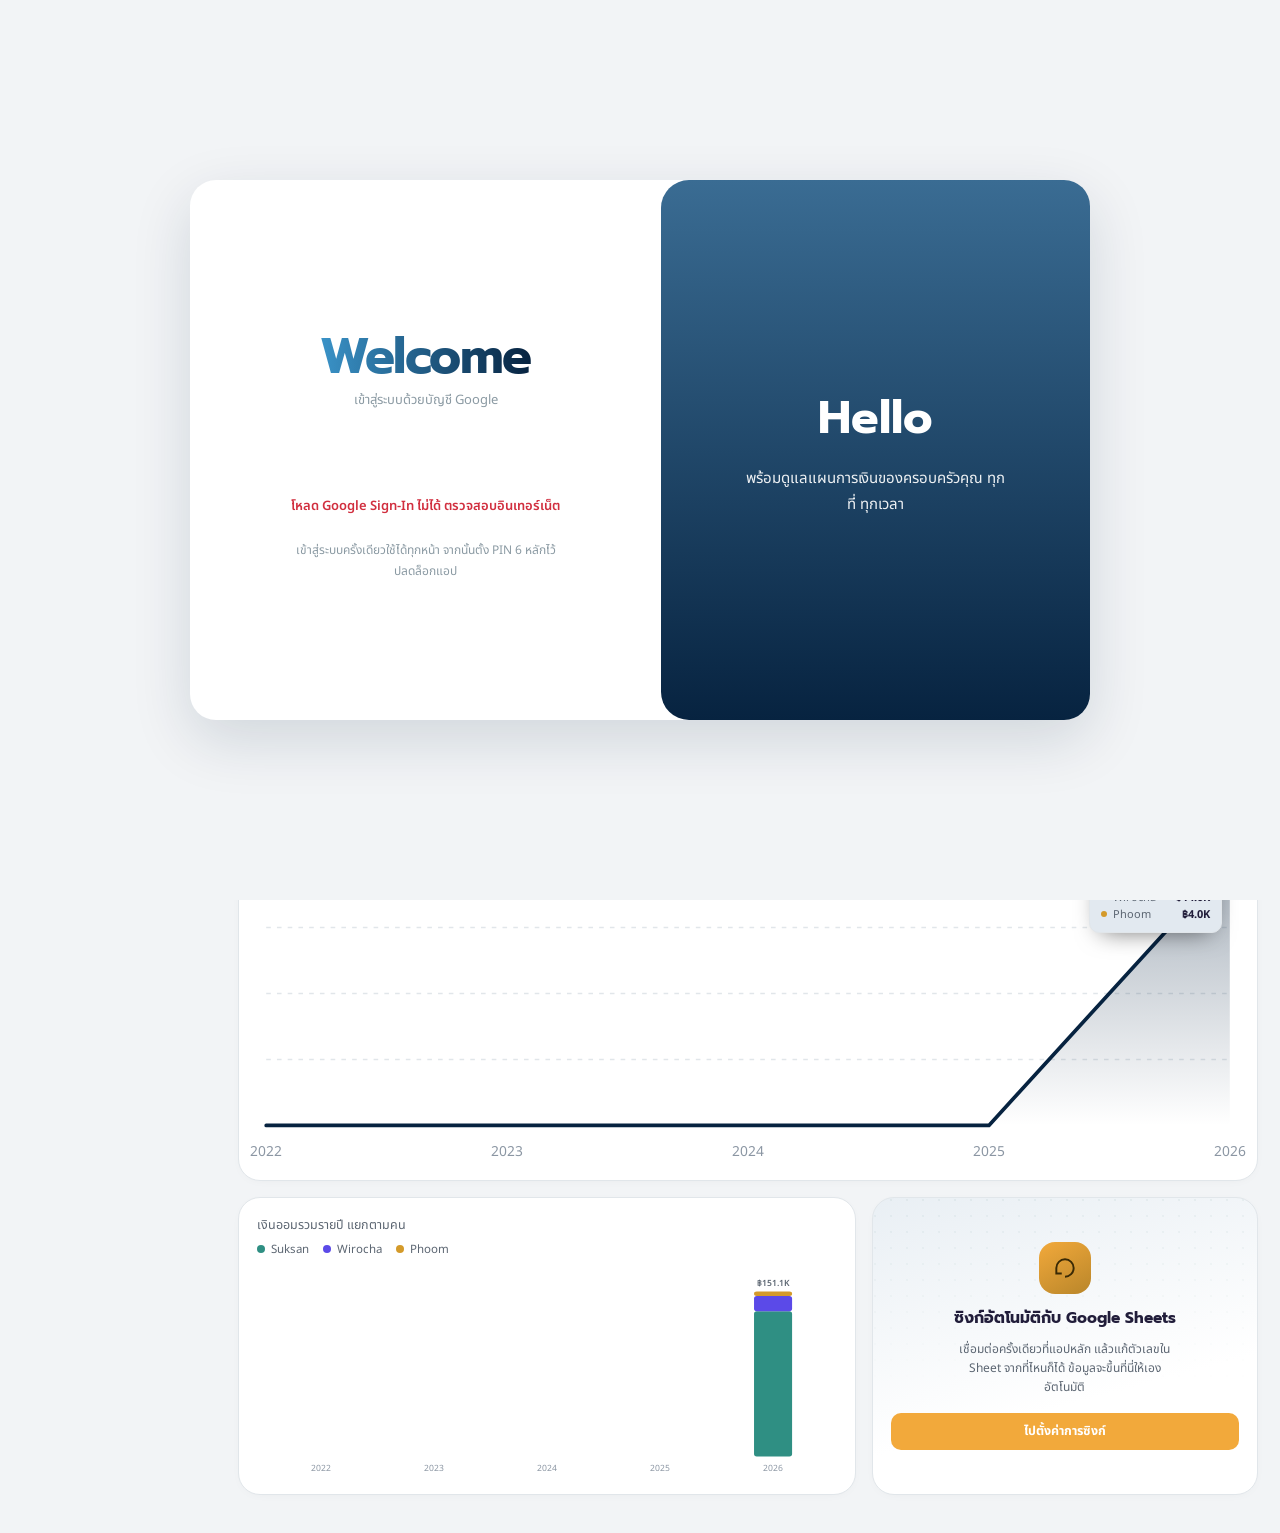
<file: portfolio/dashboard.html>
<!DOCTYPE html>
<html lang="th">
<head>
<meta charset="UTF-8">
<meta name="viewport" content="width=device-width, initial-scale=1, viewport-fit=cover">
<title>คลังทุน — Dashboard V27</title>
<meta name="theme-color" content="#061C34">
<link rel="manifest" href="manifest.json">
<link rel="apple-touch-icon" href="icon-192.png">
<link rel="icon" href="icon-192.png">
<link rel="preconnect" href="https://fonts.googleapis.com">
<link href="https://fonts.googleapis.com/css2?family=Prompt:wght@400;500;600;700&family=Noto+Sans+Thai:wght@400;500;600&display=swap" rel="stylesheet">
<style>
:root{
  --bg:#F2F4F6;
  --surface:#FFFFFF;
  --surface-2:#EAF0F4;
  --surface-3:#E2E9F0;
  --border:#E1E6EA;
  --text:#211D3A;
  --text-soft:#5C6672;
  --text-faint:#8B96A3;
  --primary:#072340;
  --primary-dim:#E9EFF4;
  --primary-soft:rgba(7,35,64,.12);
  --gold:#F2A93B;
  --gold-soft:rgba(242,169,59,.14);
  --danger:#F0507A;
  --danger-soft:rgba(240,80,122,.10);
  --positive:#1CAE5C;
  --radius-s:10px;
  --radius-m:16px;
  --radius-l:22px;
}
*{box-sizing:border-box;}
html,body{margin:0;padding:0;}
body{
  background:var(--bg);
  color:var(--text);
  font-family:'Noto Sans Thai','Prompt',sans-serif;
  -webkit-font-smoothing:antialiased;
}
h1,h2,h3,.num{font-family:'Prompt','Noto Sans Thai',sans-serif;}
button{font-family:inherit;}
input{font-family:inherit;}
a{color:inherit;text-decoration:none;}
::selection{background:var(--primary-soft);}
::-webkit-scrollbar{width:8px;height:8px;}
::-webkit-scrollbar-thumb{background:var(--surface-3);border-radius:8px;}

.shell{display:flex;min-height:100vh;}

/* ---------------- Sidebar ---------------- */
.sidebar{
  width:216px; flex:none; background:var(--surface); border-right:1px solid var(--border);
  display:flex; flex-direction:column; padding:18px 14px; position:sticky; top:0; height:100vh;
  transition:transform .25s ease; z-index:40;
}
.brand{display:flex; align-items:center; gap:10px; padding:6px 6px 18px;}
.brand-mark{width:34px;height:34px;border-radius:10px;background:linear-gradient(150deg,var(--primary),#3A6C93);display:flex;align-items:center;justify-content:center;flex:none;}
.brand-mark svg{width:19px;height:19px;}
.brand-name{font-weight:700;font-size:16px;letter-spacing:.2px;}
.brand-sub{font-size:10px;color:var(--text-faint);margin-top:1px;}

.nav-group{margin-top:6px;}
.nav-label{font-size:10.5px;color:var(--text-faint);padding:14px 10px 6px;}
.nav-item{
  display:flex; align-items:center; gap:10px; padding:9px 10px; border-radius:10px;
  color:var(--text-soft); font-size:13.5px; cursor:pointer; border:none; background:none; width:100%; text-align:left;
}
.nav-item svg{width:17px;height:17px;flex:none;opacity:.85;}
.nav-item:hover{background:var(--surface-2); color:var(--text);}
.nav-item.active{background:var(--primary-soft); color:var(--primary); font-weight:600;}
.nav-item.active svg{opacity:1;}
.nav-sub{padding-left:29px; display:flex; flex-direction:column; gap:1px; margin:2px 0 4px;}
.nav-sub-item{
  display:flex; align-items:center; gap:8px; padding:6px 10px; border-radius:8px; font-size:12.5px;
  color:var(--text-soft); cursor:pointer; border:none; background:none; width:100%; text-align:left;
}
.nav-sub-item .dot{width:7px;height:7px;border-radius:50%;flex:none;}
.nav-sub-item:hover{background:var(--surface-2); color:var(--text);}
.nav-sub-item.active{color:var(--text); font-weight:600; background:var(--surface-2);}

.sidebar-foot{margin-top:auto; display:flex; flex-direction:column; gap:8px;}
.app-link-card{
  background:linear-gradient(160deg,var(--surface-3),var(--surface-2)); border:1px solid var(--border);
  border-radius:var(--radius-m); padding:13px; font-size:12px; color:var(--text-soft);
}
.app-link-card b{display:block; color:var(--text); font-size:13px; margin-bottom:4px;}
.app-link-card a.btn{
  display:block; text-align:center; margin-top:9px; background:var(--primary); color:#FFFFFF; font-weight:700;
  padding:8px; border-radius:9px; font-size:12.5px;
}

.sidebar-close{display:none;}

/* ---------------- Main / Topbar ---------------- */
.main{flex:1; min-width:0; display:flex; flex-direction:column;}
.topbar{
  position:sticky; top:0; z-index:30; background:rgba(246,244,252,.85); backdrop-filter:blur(10px);
  border-bottom:1px solid var(--border); display:flex; align-items:center; gap:14px;
  padding:11px 22px;
}
.hamburger{display:none; border:none; background:var(--surface-2); color:var(--text); width:34px;height:34px;border-radius:9px; align-items:center;justify-content:center; flex:none;}
.ticker{
  flex:1; min-width:0; display:flex; gap:20px; overflow-x:auto; scrollbar-width:none; padding:2px 0;
}
.ticker::-webkit-scrollbar{display:none;}
.ticker-item{display:flex; align-items:center; gap:7px; flex:none; font-size:12px;}
.ticker-badge{width:20px;height:20px;border-radius:50%;display:flex;align-items:center;justify-content:center;font-size:9.5px;font-weight:700;color:#FFFFFF;flex:none;}
.ticker-name{color:var(--text-soft); max-width:118px; overflow:hidden; text-overflow:ellipsis; white-space:nowrap;}
.ticker-pct{font-weight:700;}
.ticker-pct.up{color:var(--positive);}
.ticker-pct.down{color:var(--danger);}
.topbar-right{display:flex; align-items:center; gap:8px; flex:none;}
.search-box{
  display:flex; align-items:center; gap:7px; background:var(--surface-2); border:1px solid var(--border);
  border-radius:10px; padding:7px 10px; width:180px;
}
.search-box input{background:none; border:none; outline:none; color:var(--text); font-size:12.5px; width:100%;}
.search-box svg{width:14px;height:14px; color:var(--text-faint); flex:none;}
.icon-btn{
  width:34px;height:34px;border-radius:10px;background:var(--surface-2); border:1px solid var(--border);
  color:var(--text-soft); display:flex; align-items:center; justify-content:center; cursor:pointer; position:relative; flex:none;
}
.icon-btn svg{width:16px;height:16px;}
.icon-btn .badge{position:absolute; top:-3px; right:-3px; background:var(--danger); color:#fff; font-size:9px; font-weight:700; min-width:15px; height:15px; border-radius:8px; display:flex; align-items:center; justify-content:center; padding:0 3px;}
.avatar-chip{display:flex; align-items:center; gap:8px; background:var(--surface-2); border:1px solid var(--border); border-radius:10px; padding:5px 10px 5px 5px;}
.avatar-chip .av{width:24px;height:24px;border-radius:50%;background:linear-gradient(150deg,var(--gold),#B9862A);flex:none;}
.avatar-chip span{font-size:12px;font-weight:600;}

.content{padding:0 22px 22px; max-width:1240px; margin:0 auto; width:100%;}

.page-head{display:flex; justify-content:space-between; align-items:flex-end; gap:16px; margin-bottom:18px; flex-wrap:wrap;}
.page-head h1{font-size:21px; margin:0 0 4px; font-weight:700;}
.page-head p{margin:0; font-size:12.5px; color:var(--text-soft);}
.privacy-hint{font-size:10.5px;color:var(--text-faint);margin-top:5px}
.privacy-hint b{color:var(--primary);font-weight:600}


/* ---------------- Dime-style purple hero ---------------- */
.hero-purple{
  position:relative; overflow:hidden;
  background:
    radial-gradient(circle at 12% -10%, rgba(255,255,255,.16), transparent 45%),
    linear-gradient(160deg,#3A6C93 0%, #072340 45%, #061C34 100%);
  border-radius:0 0 28px 28px;
  padding:22px 22px 0;
  max-width:1240px; margin:0 auto;
}
.hero-stars{position:absolute; inset:0; pointer-events:none;}
.hero-stars .star{position:absolute; width:26px; height:26px;}
.hero-stars .s1{top:14px; left:38%; width:20px; height:20px;}
.hero-stars .s2{top:60px; right:8%; width:30px; height:30px;}
.hero-stars .s3{top:110px; left:6%; width:16px; height:16px;}
.hero-stars .s4{bottom:70px; right:28%; width:22px; height:22px;}
.hero-top{position:relative; display:flex; justify-content:space-between; align-items:flex-end; gap:16px; flex-wrap:wrap;}
.hero-top h1{font-size:21px; margin:0 0 4px; font-weight:700; color:#fff;}
.hero-top p{margin:0; font-size:12.5px; color:rgba(255,255,255,.78);}
.hero-select{background:rgba(255,255,255,.14); border:1px solid rgba(255,255,255,.25); color:#fff;}
.hero-cta{background:#fff; color:var(--primary);}
.hero-cta svg{color:var(--primary);}
.pill-row{position:relative; display:flex; gap:8px; overflow-x:auto; padding:18px 0 22px; scrollbar-width:none;}
.pill-row::-webkit-scrollbar{display:none;}
.pill-btn{
  flex:none; background:rgba(255,255,255,.14); border:1px solid rgba(255,255,255,.22); color:#fff;
  font-size:12.5px; font-weight:600; padding:8px 15px; border-radius:999px; cursor:pointer;
}
.pill-btn.active{background:#fff; color:var(--primary); border-color:#fff;}
.hero-card-wrap{position:relative; padding-bottom:20px; margin-top:-6px;}
.hero-card{box-shadow:0 20px 40px -20px rgba(43,26,110,.35);}
.hero-card .big-num{font-size:32px;}

@media (max-width: 760px){
  .hero-purple{border-radius:0 0 22px 22px; padding:16px 16px 0;}
  .pill-row{padding:14px 0 18px;}
}
.page-actions{display:flex; align-items:center; gap:9px;}
.select-pill{
  background:var(--surface-2); border:1px solid var(--border); color:var(--text); font-size:12.5px;
  padding:8px 12px; border-radius:10px; cursor:pointer;
}
.btn-primary{
  background:linear-gradient(150deg,var(--primary),#3A6C93); color:#FFFFFF; font-weight:700; font-size:12.5px;
  padding:9px 15px; border-radius:10px; border:none; cursor:pointer; display:flex; align-items:center; gap:6px;
}
.btn-primary svg{width:14px;height:14px;}

.grid-row{display:grid; gap:16px; margin-bottom:16px;}
.grid-row.r1{grid-template-columns:minmax(0,1fr);}
.grid-row.r2{grid-template-columns:minmax(0,1.6fr) minmax(0,1fr);}

.card{
  background:var(--surface); border:1px solid var(--border); border-radius:var(--radius-l);
  padding:18px; box-shadow:0 2px 14px -8px rgba(20,33,29,.10);
}
.card-head{display:flex; align-items:flex-start; justify-content:space-between; margin-bottom:6px;}
.card-title{font-size:12.5px; color:var(--text-soft); display:flex; align-items:center; gap:5px;}
.card-tools{display:flex; gap:6px;}
.tool-btn{
  width:26px;height:26px;border-radius:8px;background:var(--surface-2); border:1px solid var(--border);
  color:var(--text-soft); display:flex; align-items:center; justify-content:center; cursor:pointer;
}
.tool-btn svg{width:13px;height:13px;}
.tool-btn.active{color:var(--primary); border-color:var(--primary); background:var(--primary-soft);}

.big-num{font-size:29px; font-weight:700; margin:2px 0 3px; letter-spacing:.2px;}
.big-num small{font-size:16px; color:var(--text-soft); font-weight:600;}
.delta-pill{
  display:inline-flex; align-items:center; gap:4px; font-size:11.5px; font-weight:700; padding:2px 8px;
  border-radius:999px; margin-bottom:14px;
}
.delta-pill.pos{color:var(--positive); background:rgba(28,174,92,.12);}
.delta-pill.neg{color:var(--danger); background:var(--danger-soft);}
.delta-pill svg{width:10px;height:10px;}
.delta-sub{font-size:11px; color:var(--text-faint); margin-left:6px;}

.dist-label{font-size:11.5px; color:var(--text-soft); margin-bottom:8px; font-weight:600;}
.dist-bar{display:flex; height:8px; border-radius:6px; overflow:hidden; background:var(--surface-2); margin-bottom:14px;}
.dist-seg{height:100%;}
.dist-legend{display:flex; flex-direction:column; gap:9px;}
.dist-row{display:flex; align-items:center; gap:9px; font-size:12.5px;}
.dist-row .dot{width:8px;height:8px;border-radius:50%;flex:none;}
.dist-row .lbl{color:var(--text-soft); flex:1; min-width:0; overflow:hidden; text-overflow:ellipsis; white-space:nowrap;}
.dist-row .pct{color:var(--text-faint); font-size:11px; width:34px; text-align:right;}
.dist-row .amt{font-weight:600; width:88px; text-align:right;}

.chart-wrap{position:relative; margin-top:6px;}
.chart-wrap svg{width:100%; height:auto; display:block; overflow:visible;}
.chart-tooltip{
  position:absolute; background:var(--surface-3); border:1px solid var(--border); border-radius:10px;
  padding:9px 11px; font-size:11px; pointer-events:none; opacity:0; transition:opacity .12s ease; white-space:nowrap;
  box-shadow:0 10px 24px -12px rgba(0,0,0,.6); z-index:5;
}
.chart-tooltip .tt-year{font-weight:700; margin-bottom:5px; color:var(--text);}
.chart-tooltip .tt-row{display:flex; align-items:center; gap:6px; color:var(--text-soft);}
.chart-tooltip .tt-row .dot{width:6px;height:6px;border-radius:50%;}
.chart-tooltip .tt-row b{color:var(--text); margin-left:auto; padding-left:14px;}

.bar-legend{display:flex; gap:14px; flex-wrap:wrap; margin-bottom:10px;}
.bar-legend .lg-item{display:flex; align-items:center; gap:6px; font-size:11.5px; color:var(--text-soft);}
.bar-legend .lg-item .dot{width:8px;height:8px;border-radius:50%;}

.promo-card{
  background:linear-gradient(165deg,#E9EFF4,#FFFFFF 65%); border:1px solid var(--border); border-radius:var(--radius-l);
  padding:22px 18px; text-align:center; display:flex; flex-direction:column; align-items:center; justify-content:center;
  gap:10px; position:relative; overflow:hidden; box-shadow:0 2px 14px -8px rgba(20,33,29,.10);
}
.promo-card::before{
  content:''; position:absolute; inset:0; opacity:.6;
  background-image:radial-gradient(circle at 2px 2px, rgba(15,91,77,.08) 1px, transparent 1px);
  background-size:16px 16px; mask-image:linear-gradient(to bottom, black, transparent 70%);
}
.promo-icon{width:52px;height:52px;border-radius:16px;background:linear-gradient(150deg,var(--gold),#B9862A); display:flex;align-items:center;justify-content:center; position:relative;}
.promo-icon svg{width:26px;height:26px;color:#3A2A05;}
.promo-card h3{font-size:15.5px; margin:2px 0 0; position:relative;}
.promo-card p{font-size:12px; color:var(--text-soft); margin:0; line-height:1.6; position:relative; max-width:230px;}
.promo-card a.btn{
  position:relative; margin-top:6px; background:var(--gold); color:#FFFFFF; font-weight:700; font-size:12.5px;
  padding:9px 18px; border-radius:10px; width:100%;
}

.empty-note{font-size:12px; color:var(--text-faint); text-align:center; padding:30px 10px;}
.live-summary{background:var(--surface);border:1px solid var(--border);border-radius:var(--radius-l);padding:16px 18px;margin-bottom:16px;box-shadow:0 8px 24px rgba(15,91,77,.05)}
.live-summary-head{display:flex;justify-content:space-between;align-items:flex-start;gap:12px;margin-bottom:12px}
.live-sub{font-size:11.5px;color:var(--text-soft);margin-top:3px}
.live-badge{font-size:9.5px;font-weight:700;letter-spacing:.5px;color:var(--positive);background:rgba(28,174,92,.09);padding:5px 8px;border-radius:999px;white-space:nowrap}
.live-kpis{display:grid;grid-template-columns:repeat(4,1fr);gap:10px}
.live-kpi{background:var(--surface-2);border:1px solid var(--border);border-radius:13px;padding:11px 12px;min-width:0}
.live-kpi-label{font-size:10.5px;color:var(--text-soft);margin-bottom:4px}
.live-kpi-value{font-family:'Prompt','Noto Sans Thai',sans-serif;font-size:18px;font-weight:700;white-space:nowrap;overflow:hidden;text-overflow:ellipsis}
.live-kpi-note{font-size:9.5px;color:var(--text-faint);margin-top:2px}
.live-progress{height:7px;background:var(--surface-3);border-radius:99px;overflow:hidden;margin-top:12px}
.live-progress>div{height:100%;width:0;background:linear-gradient(90deg,var(--primary),#3A6C93);border-radius:inherit;transition:width .35s ease}
@media(max-width:760px){.live-kpis{grid-template-columns:repeat(2,1fr)}.live-summary{padding:14px}.live-kpi-value{font-size:16px}}


.overlay-bg{position:fixed; inset:0; background:rgba(0,0,0,.5); z-index:39; display:none;}
.overlay-bg.show{display:block;}

@media (max-width: 980px){
  .grid-row.r1, .grid-row.r2{grid-template-columns:1fr;}
  .ticker{display:none;}
}
@media (max-width: 760px){
  .sidebar{position:fixed; left:0; top:0; transform:translateX(-100%); box-shadow:0 0 40px rgba(0,0,0,.5);}
  .sidebar.open{transform:translateX(0);}
  .sidebar-close{display:flex; align-items:center; justify-content:center; margin-left:auto; width:28px;height:28px;border-radius:8px;background:var(--surface-2); border:1px solid var(--border); color:var(--text-soft);}
  .hamburger{display:flex;}
  .search-box{display:none;}
  .content{padding:0 16px 16px;}
  .page-head{align-items:flex-start;}
  .card{padding:14px;}
}
</style>
<script src="../config.js"></script>
<script src="../admin-login.js"></script>
<script src="auth-open.js"></script>
</head>
<body>

<div class="overlay-bg" id="overlayBg"></div>
<div class="shell">

  <aside class="sidebar" id="sidebar">
    <div class="brand">
      <div class="brand-mark">
        <svg viewBox="0 0 24 24" fill="none"><path d="M12 3c-2 3-2.5 5-.5 7 1.6 1.6 1.6 3.4 0 5-1.5-2-2-2-3.5-.5C6.5 16 6 18 8 20" stroke="#FFFFFF" stroke-width="1.6" stroke-linecap="round" stroke-linejoin="round"/><path d="M12 3c2 3 2.5 5 .5 7-1.6 1.6-1.6 3.4 0 5" stroke="#FFFFFF" stroke-width="1.6" stroke-linecap="round" stroke-linejoin="round"/></svg>
      </div>
      <div>
        <div class="brand-name">คลังทุน</div>
        <div class="brand-sub">Family Fund Tracker</div>
      </div>
      <button class="sidebar-close" id="sidebarClose">✕</button>
    </div>

    <div class="nav-group">
      <button class="nav-item active" data-nav="dashboard">
        <svg viewBox="0 0 24 24" fill="none" stroke="currentColor" stroke-width="1.8"><rect x="3.5" y="3.5" width="7.5" height="7.5" rx="1.8"/><rect x="13" y="3.5" width="7.5" height="4.5" rx="1.8"/><rect x="13" y="10.5" width="7.5" height="10" rx="1.8"/><rect x="3.5" y="13.5" width="7.5" height="7" rx="1.8"/></svg>
        ภาพรวม
      </button>
      <a class="nav-item" href="index.html">
        <svg viewBox="0 0 24 24" fill="none" stroke="currentColor" stroke-width="1.8"><path d="M4 19V10M10 19V5M16 19v-6M22 19H2" stroke-linecap="round"/></svg>
        สรุปรายเดือน
      </a>
      <button class="nav-item" id="portfolioToggle">
        <svg viewBox="0 0 24 24" fill="none" stroke="currentColor" stroke-width="1.8"><path d="M3 7l9-4 9 4-9 4-9-4Z"/><path d="M3 12l9 4 9-4M3 17l9 4 9-4" stroke-linecap="round" stroke-linejoin="round"/></svg>
        กองทุนของฉัน
        <svg viewBox="0 0 24 24" fill="none" stroke="currentColor" stroke-width="2" style="width:11px;height:11px;margin-left:auto;transition:transform .15s" id="portfolioChevron"><path d="m6 9 6 6 6-6"/></svg>
      </button>
      <div class="nav-sub" id="ownerSubnav"></div>
      <a class="nav-item" href="index.html">
        <svg viewBox="0 0 24 24" fill="none" stroke="currentColor" stroke-width="1.8"><path d="M7 8h13M7 8l3-3M7 8l3 3M17 16H4M17 16l-3-3M17 16l-3 3" stroke-linecap="round" stroke-linejoin="round"/></svg>
        ธุรกรรม
      </a>
    </div>

    <div class="nav-group">
      <div class="nav-label">ระบบ</div>
      <a class="nav-item" href="index.html">
        <svg viewBox="0 0 24 24" fill="none" stroke="currentColor" stroke-width="1.8"><circle cx="12" cy="12" r="3"/><path d="M19.4 15a1.7 1.7 0 0 0 .34 1.87l.06.06a2 2 0 1 1-2.83 2.83l-.06-.06a1.7 1.7 0 0 0-1.87-.34 1.7 1.7 0 0 0-1 1.55V27a2 2 0 1 1-4 0v-.09A1.7 1.7 0 0 0 9 19.36a1.7 1.7 0 0 0-1.87.34l-.06.06a2 2 0 1 1-2.83-2.83l.06-.06A1.7 1.7 0 0 0 4.64 15a1.7 1.7 0 0 0-1.55-1H3a2 2 0 1 1 0-4h.09A1.7 1.7 0 0 0 4.64 9a1.7 1.7 0 0 0-.34-1.87l-.06-.06a2 2 0 1 1 2.83-2.83l.06.06A1.7 1.7 0 0 0 9 4.64a1.7 1.7 0 0 0 1-1.55V3a2 2 0 1 1 4 0v.09a1.7 1.7 0 0 0 1 1.55 1.7 1.7 0 0 0 1.87-.34l.06-.06a2 2 0 1 1 2.83 2.83l-.06.06A1.7 1.7 0 0 0 19.36 9a1.7 1.7 0 0 0 1.55 1H21a2 2 0 1 1 0 4h-.09a1.7 1.7 0 0 0-1.55 1Z"/></svg>
        ตั้งค่า &amp; ซิงก์
      </a>
    </div>

    <div class="sidebar-foot">
      <div class="app-link-card">
        <b>เพิ่ม/แก้ไขข้อมูล</b>
        อยากบันทึกเงินลงทุนหรือแก้กองทุน ไปที่แอปหลัก
        <a class="btn" href="index.html">เปิดแอปหลัก</a>
      </div>
    </div>
  </aside>

  <div class="main">
    <header class="topbar">
      <button class="hamburger" id="hamburgerBtn">
        <svg viewBox="0 0 24 24" width="17" height="17" fill="none" stroke="currentColor" stroke-width="2"><path d="M4 7h16M4 12h16M4 17h16" stroke-linecap="round"/></svg>
      </button>
      <div class="ticker" id="ticker"></div>
      <div class="topbar-right">
        <div class="search-box">
          <svg viewBox="0 0 24 24" fill="none" stroke="currentColor" stroke-width="2"><circle cx="11" cy="11" r="7"/><path d="m20 20-4-4"/></svg>
          <input id="fundSearch" placeholder="ค้นหากองทุน...">
        </div>
        <button class="icon-btn" id="bellBtn" title="การแจ้งเตือน">
          <svg viewBox="0 0 24 24" fill="none" stroke="currentColor" stroke-width="1.8"><path d="M18 8a6 6 0 1 0-12 0c0 7-3 9-3 9h18s-3-2-3-9"/><path d="M13.7 21a2 2 0 0 1-3.4 0"/></svg>
          <span class="badge" id="bellBadge" style="display:none;">0</span>
        </button>
        <div class="avatar-chip">
          <div class="av"></div>
          <span id="familyLabel">ครอบครัว</span>
        </div>
      </div>
    </header>

    <div class="hero-purple">
      <div class="hero-stars">
        <svg class="star s1" viewBox="0 0 24 24" fill="rgba(255,255,255,.55)"><path d="M12 2l1.8 6.2L20 10l-6.2 1.8L12 18l-1.8-6.2L4 10l6.2-1.8L12 2Z"/></svg>
        <svg class="star s2" viewBox="0 0 24 24" fill="rgba(255,255,255,.35)"><path d="M12 2l1.8 6.2L20 10l-6.2 1.8L12 18l-1.8-6.2L4 10l6.2-1.8L12 2Z"/></svg>
        <svg class="star s3" viewBox="0 0 24 24" fill="rgba(255,255,255,.4)"><path d="M12 2l1.8 6.2L20 10l-6.2 1.8L12 18l-1.8-6.2L4 10l6.2-1.8L12 2Z"/></svg>
        <svg class="star s4" viewBox="0 0 24 24" fill="rgba(255,255,255,.25)"><path d="M12 2l1.8 6.2L20 10l-6.2 1.8L12 18l-1.8-6.2L4 10l6.2-1.8L12 2Z"/></svg>
      </div>
      <div class="hero-top">
        <div>
          <h1>ภาพรวมกองทุนครอบครัว</h1>
          <p id="pageSub">สรุปเงินออม การลงทุน และเป้าหมายของทุกคนในบ้าน</p>
        </div>
        <div class="page-actions">
          <select class="select-pill hero-select" id="yearSelect"></select>
          <a class="btn-primary hero-cta" href="index.html">
            <svg viewBox="0 0 24 24" fill="none" stroke="currentColor" stroke-width="2.4" stroke-linecap="round"><line x1="12" y1="5" x2="12" y2="19"/><line x1="5" y1="12" x2="19" y2="12"/></svg>
            บันทึกการลงทุน
          </a>
        </div>
      </div>
      <div class="pill-row" id="ownerPills"></div>
      <div class="hero-card-wrap">
        <section class="card hero-card" id="assetsCard"></section>
      </div>
    </div>

    <div class="content">
      <section class="live-summary" id="liveSummary">
        <div class="live-summary-head">
          <div>
            <div class="card-title">สุขภาพพอร์ตปีนี้</div>
            <div class="live-sub" id="liveSummarySub">ข้อมูลจากการลงทุนจริงที่บันทึกในแอปหลัก</div>
          </div>
          <span class="live-badge">● LIVE DATA</span>
        </div>
        <div class="live-kpis" id="liveKpis"></div>
        <div class="live-progress"><div id="liveProgressBar"></div></div>
      </section>

      <div class="grid-row r1">
        <section class="card" id="investCard">
          <div class="card-head">
            <div>
              <div class="card-title">เงินลงทุนสะสมต่อปี</div>
              <div class="big-num privacy-number" id="investBigNum">฿0</div>
              <div id="investDeltaWrap"></div>
            </div>
            <div class="card-tools">
              <button class="tool-btn active" data-chartmode="year" title="ยอดต่อปี">
                <svg viewBox="0 0 24 24" fill="none" stroke="currentColor" stroke-width="2"><path d="M4 19V10M10 19V5M16 19v-6"/></svg>
              </button>
              <button class="tool-btn" data-chartmode="cum" title="ยอดสะสม">
                <svg viewBox="0 0 24 24" fill="none" stroke="currentColor" stroke-width="2"><path d="M3 15c3-6 6 3 9-3s6-7 9-1" stroke-linecap="round"/></svg>
              </button>
            </div>
          </div>
          <div class="chart-wrap" id="investChartWrap"></div>
        </section>
      </div>

      <div class="grid-row r2">
        <section class="card" id="savingsCard">
          <div class="card-head">
            <div class="card-title">เงินออมรวมรายปี แยกตามคน</div>
          </div>
          <div class="bar-legend" id="barLegend"></div>
          <div class="chart-wrap" id="barChartWrap"></div>
        </section>
        <aside class="promo-card" id="promoCard"></aside>
      </div>
    </div>
  </div>
</div>

<script>
/* ================= DATA (reads the same database as index.html) ================= */
const STORAGE_KEY = 'khlangthun_portfolio_oldui_latest_v4';
const CURRENT_YEAR = new Date().getFullYear();
const PALETTE = ['#5B4AE8','#2F8F83','#D49A2A','#E05A78','#3B82C4','#8A63D2','#2E9E8E'];
const OWNER_FIXED_COLORS = {
  'Suksan':'#2F8F83',
  'Wirocha':'#5B4AE8',
  'Phoom':'#D49A2A',
  'สุขสันต์':'#2F8F83',
  'วิโรจา':'#5B4AE8',
  'ภูมิ':'#D49A2A'
};
const DARK_PALETTE = ['#1FAE8B','#E3B341','#5B9BD5','#FF6B81','#8B7CF6','#37D6B0','#D97757'];
const OWNER_COLORS = {};
const MONTHS_TH = ['ม.ค.','ก.พ.','มี.ค.','เม.ย.','พ.ค.','มิ.ย.','ก.ค.','ส.ค.','ก.ย.','ต.ค.','พ.ย.','ธ.ค.'];

function seedFunds(){
  const m = arr => { const o={}; arr.forEach((v,i)=>o[i+1]=v); return o; };
  return [
    fund('Suksan','SCBRMS&P500', m([0,2000,2000,2000,2000,2000,0,1000,0,0,0,0]), 24000),
    fund('Suksan','SCBRMWORLD(A)', m([0,2000,2000,2000,2000,2000,2000,2000,1000,0,0,0]), 24000),
    fund('Suksan','SCBGOLDHRMF', m([0,0,1000,1000,1000,3000,1000,0,1000,0,0,0]), 24000),
    fund('Suksan','SCBTM(ThaiESGE)', m([0,0,1000,1000,1000,1000,1000,1000,1000,0,0,0]), 24000),
    fund('Suksan','SCBRM2', m([0,0,0,0,0,0,5000,0,1000,0,0,0]), 24000),
    fund('Suksan','SCBSTMFPLUS-I', m([3000,3000,3000,3000,3000,2000,0,0,0,0,0,0]), 24000),
    fund('Suksan','SCBFIXEDA', m([3000,3000,3000,3000,3000,3000,3000,3000,3000,0,0,0]), 24000),
    fund('Suksan','TLUS500RMF (WelthX)', m([0,0,0,0,0,0,0,2000,2000,0,0,0]), 24000),
    fund('Suksan','TLWORLDXUSRMF (WelthX)', m([0,0,0,0,0,0,0,2000,2000,0,0,0]), 24000),
    fund('Suksan','KKP CorePath Balanced RMF', m([0,0,0,0,0,1000,1000,1000,2000,0,0,0]), 24000),
    fund('Suksan','KKP-INRMF', m([0,0,0,0,0,1000,0,0,0,0,0,0]), 24000),
    fund('Suksan','SCBSEMIE (500)', m([0,0,0,500,500,500,500,0,500,0,0,0]), 24000),
    fund('Suksan','SCBVIETE (500)', m([0,0,0,500,500,500,500,0,500,0,0,0]), 24000),
    fund('Suksan','SCBGVALUE (500)', m([0,0,0,500,500,500,500,0,500,0,0,0]), 24000),
    fund('Suksan','SCBJNK225E (500)', m([0,0,0,500,500,500,500,0,0,0,0,0]), 24000),
    fund('Suksan','VOO (800)', m([0,0,0,5000,500,1000,1000,0,0,0,0,0]), 24000),
    fund('Suksan','SCHD (500)', m([0,0,0,0,500,0,0,0,0,0,0,0]), 24000),
    fund('Suksan','VXUS (400)', m([0,0,0,4500,700,1000,0,0,0,0,0,0]), 24000),
    fund('Suksan','GOOGL (300)', m([0,0,0,0,0,3000,400,1000,0,0,0,0]), 24000),
    fund('Wirocha','SCBS&P500E (2000)', m([0,0,0,0,0,1000,2000,0,0,0,0,0]), 24000),
    fund('Wirocha','SCBGVALUE (1000)', m([0,0,0,0,0,0,1000,0,0,0,0,0]), 24000),
    fund('Wirocha','SCBSTMFPLUS-E (3000)', m([0,0,0,0,0,2000,5000,3000,0,0,0,0]), 24000),
    fund('Phoom','TLWORLD-X(WelthX)', m([0,0,0,0,0,0,2000,2000,0,0,0,0]), 24000),
  ];
}
function fund(owner,name,months,target){
  return { id:'f_'+Math.random().toString(36).slice(2,9), owner:canonicalOwner(owner), name, months, target, years:{}, favorite:false, transactions:[] };
}
function canonicalOwner(owner){
  const raw=String(owner||'').trim();
  const key=raw.replace(/\s+/g,'').toLowerCase();
  const map={
    'suksan':'Suksan','สุขสันต์':'Suksan',
    'wirocha':'Wirocha','วิโรจา':'Wirocha','วิโรชา':'Wirocha','วิรุชา':'Wirocha','วิโรช':'Wirocha',
    'phoom':'Phoom','ภูมิ':'Phoom'
  };
  return map[key]||raw;
}
function normalizeFund(f){
  f.owner=canonicalOwner(f.owner);
  if(!f.years || typeof f.years!=='object') f.years={};
  if(!Array.isArray(f.transactions)) f.transactions=[];
  if(typeof f.favorite!=='boolean') f.favorite=false;
  if(f.months && Object.keys(f.months).length && !f.years[CURRENT_YEAR]){
    f.years[CURRENT_YEAR]={months:{...f.months}, target:Number(f.target)||0};
  }
  delete f.months;
  if(f.target===undefined) f.target=24000;
  return f;
}
function yearDataOf(f, year, create=true){
  normalizeFund(f);
  if(!f.years[year] && create) f.years[year]={months:{}, target:Number(f.target)||0};
  if(f.years[year] && !f.years[year].months) f.years[year].months={};
  if(f.years[year] && f.years[year].target===undefined) f.years[year].target=Number(f.target)||0;
  return f.years[year] || {months:{},target:Number(f.target)||0};
}
function loadData(){
  try{
    const raw = localStorage.getItem(STORAGE_KEY);
    if(raw){ const d=JSON.parse(raw); (d.funds||[]).forEach(normalizeFund); return d; }
  }catch(e){}
  const data = { funds: seedFunds() };
  data.funds.forEach(normalizeFund);
  localStorage.setItem(STORAGE_KEY, JSON.stringify(data));
  return data;
}
let DATA = loadData();
let selectedYear = CURRENT_YEAR;
let lastRaw = localStorage.getItem(STORAGE_KEY);
let ownerFilter = 'ALL';

function ownerColor(owner){
  if(!OWNER_COLORS[owner]){
    OWNER_COLORS[owner] = OWNER_FIXED_COLORS[owner] || PALETTE[Object.keys(OWNER_COLORS).length % PALETTE.length];
  }
  return OWNER_COLORS[owner];
}
function owners(){ return [...new Set(DATA.funds.map(f=>f.owner))]; }
function fundsScoped(){ return ownerFilter==='ALL' ? DATA.funds : DATA.funds.filter(f=>f.owner===ownerFilter); }
function allYearsPresent(){
  const ys=new Set([CURRENT_YEAR]);
  DATA.funds.forEach(f=>Object.keys(f.years||{}).forEach(y=>ys.add(Number(y))));
  const min=Math.min(...ys), max=Math.max(...ys, CURRENT_YEAR);
  const span=Math.max(max-min, 4);
  const start=max-span;
  const out=[]; for(let y=start;y<=max;y++) out.push(y);
  return out;
}
function yearTotalForFund(f,y){ return Object.values(yearDataOf(f,y,false).months||{}).reduce((a,b)=>a+(Number(b)||0),0); }
function fundAllTimeTotal(f){ return Object.keys(f.years||{}).reduce((s,y)=>s+yearTotalForFund(f,Number(y)),0); }
function fundTargetOf(f,y){ return Number(yearDataOf(f,y,false).target)||Number(f.target)||0; }

const fmtInt = n => '฿' + Math.round(n||0).toLocaleString('th-TH');
const fmtShort = n => {
  n = Number(n)||0;
  if(Math.abs(n)>=1000000) return '฿'+(n/1000000).toFixed(2)+'M';
  if(Math.abs(n)>=1000) return '฿'+(n/1000).toFixed(1)+'K';
  return '฿'+Math.round(n).toLocaleString('th-TH');
};
function escapeHtml(s){ return String(s??'').replace(/[&<>"']/g, c=>({'&':'&amp;','<':'&lt;','>':'&gt;','"':'&quot;',"'":'&#39;'}[c])); }

/* ================= TICKER ================= */
function renderTicker(){
  const el = document.getElementById('ticker');
  const funds = [...DATA.funds].sort((a,b)=>fundAllTimeTotal(b)-fundAllTimeTotal(a)).slice(0,10);
  if(!funds.length){ el.innerHTML=''; return; }
  el.innerHTML = funds.map(f=>{
    const target = fundTargetOf(f, selectedYear) || 1;
    const actual = yearTotalForFund(f, selectedYear);
    const pct = Math.round(actual/target*100);
    const up = pct>=50;
    const color = ownerColor(f.owner);
    const initial = (f.owner||'?').trim().charAt(0).toUpperCase();
    return `<div class="ticker-item" title="${escapeHtml(f.owner)} · ${escapeHtml(f.name)}">
      <div class="ticker-badge" style="background:${color}">${initial}</div>
      <span class="ticker-name">${escapeHtml(f.name)}</span>
      <span class="ticker-pct ${up?'up':'down'}">${up?'▲':'▼'} ${pct}%</span>
    </div>`;
  }).join('');
}

/* ================= SIDEBAR OWNER SUBNAV ================= */
function renderOwnerSubnav(){
  const wrap = document.getElementById('ownerSubnav');
  wrap.innerHTML = ['ALL',...owners()].map(o=>{
    const label = o==='ALL' ? 'ทั้งหมด' : o;
    const color = o==='ALL' ? 'var(--text-faint)' : ownerColor(o);
    return `<button class="nav-sub-item ${ownerFilter===o?'active':''}" data-owner="${escapeHtml(o)}">
      <span class="dot" style="background:${color}"></span>${escapeHtml(label)}
    </button>`;
  }).join('');
  wrap.querySelectorAll('[data-owner]').forEach(btn=>{
    btn.addEventListener('click', ()=>{ ownerFilter=btn.dataset.owner; renderAll(); });
  });
}

/* ================= HERO OWNER PILLS ================= */
function renderOwnerPills(){
  const wrap = document.getElementById('ownerPills');
  wrap.innerHTML = ['ALL',...owners()].map(o=>{
    const label = o==='ALL' ? 'ทั้งหมด' : o;
    return `<button class="pill-btn ${ownerFilter===o?'active':''}" data-owner-pill="${escapeHtml(o)}">${escapeHtml(label)}</button>`;
  }).join('');
  wrap.querySelectorAll('[data-owner-pill]').forEach(btn=>{
    btn.addEventListener('click', ()=>{ ownerFilter=btn.dataset.ownerPill; renderAll(); });
  });
}

/* ================= ASSETS CARD ================= */
function renderLiveSummary(){
  const funds=fundsScoped();
  const year=selectedYear;
  const actual=funds.reduce((s,f)=>s+yearTotalForFund(f,year),0);
  const target=funds.reduce((s,f)=>s+fundTargetOf(f,year),0);
  const gap=target-actual;
  const pct=target?Math.round(actual/target*100):0;
  const active=funds.filter(f=>yearTotalForFund(f,year)>0).length;
  const allTime=funds.reduce((s,f)=>s+fundAllTimeTotal(f),0);
  const months=[...Array(12)].map((_,i)=>funds.reduce((s,f)=>s+(Number(yearDataOf(f,year,false).months?.[i])||0),0));
  let lastIdx=-1; months.forEach((v,i)=>{if(v>0) lastIdx=i;});
  const last=lastIdx>=0?months[lastIdx]:0;
  const monthLabel=lastIdx>=0?MONTHS_TH[lastIdx]:'ยังไม่มี';
  const kpis=[
    ['ลงทุนจริงปีนี้',fmtInt(actual),`ปี ${year+543}`],
    ['เป้าหมายปีนี้',fmtInt(target),target?'เป้าหมายรวม':'ยังไม่ได้ตั้งเป้า'],
    [gap>=0?'เหลือถึงเป้าหมาย':'เกินเป้าหมาย',fmtInt(Math.abs(gap)),gap>=0?'ต้องลงทุนเพิ่ม':'ทำได้เกินเป้า'],
    ['กองทุนที่ลงทุน',`${active} กอง`,lastIdx>=0?`ล่าสุด ${monthLabel} · ${fmtShort(last)}`:`สะสมทั้งหมด ${fmtShort(allTime)}`]
  ];
  document.getElementById('liveKpis').innerHTML=kpis.map((k,i)=>`<div class="live-kpi"><div class="live-kpi-label">${k[0]}</div><div class="live-kpi-value privacy-number">${k[1]}</div><div class="live-kpi-note">${k[2]}</div></div>`).join('');
  document.getElementById('liveProgressBar').style.width=Math.min(100,Math.max(0,pct))+'%';
  document.getElementById('liveSummarySub').textContent=`ข้อมูลจากการลงทุนจริง · ปี ${year+543} · อัปเดตอัตโนมัติเมื่อมีการบันทึกข้อมูล`;
}

function renderAssetsCard(){
  const funds = fundsScoped();
  const totalAllTime = funds.reduce((s,f)=>s+fundAllTimeTotal(f),0);
  const thisYear = funds.reduce((s,f)=>s+yearTotalForFund(f,selectedYear),0);
  const lastYear = funds.reduce((s,f)=>s+yearTotalForFund(f,selectedYear-1),0);
  let deltaHtml;
  if(lastYear>0){
    const pct = Math.round((thisYear-lastYear)/lastYear*100);
    const pos = pct>=0;
    deltaHtml = `<span class="delta-pill ${pos?'pos':'neg'}"><svg viewBox="0 0 24 24" fill="none" stroke="currentColor" stroke-width="3">${pos?'<path d="M12 19V5M5 12l7-7 7 7"/>':'<path d="M12 5v14M5 12l7 7 7-7"/>'}</svg>${pos?'+':''}${pct}%</span><span class="delta-sub">เทียบปีก่อน (${lastYear-543>0?'':''}${selectedYear-1+543})</span>`;
  } else {
    const target = funds.reduce((s,f)=>s+fundTargetOf(f,selectedYear),0);
    const pct = target? Math.round(thisYear/target*100):0;
    deltaHtml = `<span class="delta-pill pos"><svg viewBox="0 0 24 24" fill="none" stroke="currentColor" stroke-width="3"><path d="M12 19V5M5 12l7-7 7 7"/></svg>${pct}%</span><span class="delta-sub">ของเป้าหมายปี ${selectedYear+543}</span>`;
  }

  const totals = {};
  funds.forEach(f=>{ totals[f.owner]=(totals[f.owner]||0)+fundAllTimeTotal(f); });
  const ownerList = Object.entries(totals).sort((a,b)=>b[1]-a[1]);
  const grand = ownerList.reduce((s,[,v])=>s+v,0) || 1;

  const segHtml = ownerList.map(([o,v])=>`<div class="dist-seg" style="width:${(v/grand*100).toFixed(2)}%;background:${ownerColor(o)}"></div>`).join('');
  const legendHtml = ownerList.map(([o,v])=>`
    <div class="dist-row">
      <span class="dot" style="background:${ownerColor(o)}"></span>
      <span class="lbl">${escapeHtml(o)}</span>
      <span class="pct">${Math.round(v/grand*100)}%</span>
      <span class="amt privacy-number">${fmtInt(v)}</span>
    </div>`).join('');

  document.getElementById('assetsCard').innerHTML = `
    <div class="card-head">
      <div class="card-title">เงินออมสะสมทั้งหมด</div>
    </div>
    <div class="big-num privacy-number">${fmtInt(totalAllTime)}</div>
    <div style="margin-bottom:14px;">${deltaHtml}</div>
    <div class="dist-label">สัดส่วนตามคน</div>
    <div class="dist-bar">${segHtml || '<div class="dist-seg" style="width:100%;background:var(--surface-3)"></div>'}</div>
    <div class="dist-legend">${legendHtml || '<div class="empty-note">ยังไม่มีข้อมูลกองทุน</div>'}</div>
  `;
}

/* ================= INVEST CHART (area, per year, hover tooltip) ================= */
let chartMode = 'year'; // 'year' | 'cum'
function renderInvestCard(){
  const funds = fundsScoped();
  const years = allYearsPresent();
  const thisYearTotal = funds.reduce((s,f)=>s+yearTotalForFund(f,selectedYear),0);
  const lastYearTotal = funds.reduce((s,f)=>s+yearTotalForFund(f,selectedYear-1),0);
  document.getElementById('investBigNum').textContent = fmtInt(thisYearTotal);
  const deltaWrap = document.getElementById('investDeltaWrap');
  if(lastYearTotal>0){
    const pct = Math.round((thisYearTotal-lastYearTotal)/lastYearTotal*100);
    const pos = pct>=0;
    deltaWrap.innerHTML = `<span class="delta-pill ${pos?'pos':'neg'}"><svg viewBox="0 0 24 24" fill="none" stroke="currentColor" stroke-width="3">${pos?'<path d="M12 19V5M5 12l7-7 7 7"/>':'<path d="M12 5v14M5 12l7 7 7-7"/>'}</svg>${pos?'+':''}${pct}%</span><span class="delta-sub">ปี ${selectedYear+543}</span>`;
  } else {
    deltaWrap.innerHTML = `<span class="delta-sub">ยังไม่มีข้อมูลปีก่อนหน้าให้เทียบ</span>`;
  }

  const owns = ownerFilter==='ALL' ? owners() : [ownerFilter];
  const perYearByOwner = years.map(y=>{
    const row = {year:y, total:0, owners:{}};
    owns.forEach(o=>{
      const v = DATA.funds.filter(f=>f.owner===o).reduce((s,f)=>s+yearTotalForFund(f,y),0);
      row.owners[o]=v; row.total+=v;
    });
    return row;
  });

  let series = perYearByOwner.map(r=>r.total);
  if(chartMode==='cum'){
    let acc=0; series = series.map(v=>{ acc+=v; return acc; });
  }

  const w=640,h=210,p={l:6,r:6,t:14,b:24};
  const maxV = Math.max(...series, 1);
  const stepX = (w-p.l-p.r)/Math.max(series.length-1,1);
  const pts = series.map((v,i)=>{
    const x = p.l + i*stepX;
    const y = h-p.b - (v/maxV)*(h-p.t-p.b);
    return [x,y];
  });
  const linePath = pts.map((pt,i)=> (i===0?'M':'L')+pt[0].toFixed(1)+' '+pt[1].toFixed(1)).join(' ');
  const areaPath = linePath + ` L${pts[pts.length-1][0].toFixed(1)} ${h-p.b} L${pts[0][0].toFixed(1)} ${h-p.b} Z`;
  const xlabels = years.map((y,i)=> i%Math.ceil(years.length/8||1)===0 || i===years.length-1 ? `<text x="${pts[i][0].toFixed(1)}" y="${h-4}" font-size="9" fill="var(--text-faint)" text-anchor="middle">${y}</text>` : '').join('');
  const gridY = [0.25,0.5,0.75].map(f=>`<line x1="${p.l}" x2="${w-p.r}" y1="${(h-p.t-p.b)*f+p.t}" y2="${(h-p.t-p.b)*f+p.t}" stroke="var(--border)" stroke-width="1" stroke-dasharray="3 4"/>`).join('');

  document.getElementById('investChartWrap').innerHTML = `
    <svg viewBox="0 0 ${w} ${h}" preserveAspectRatio="none">
      <defs>
        <linearGradient id="areaFade" x1="0" y1="0" x2="0" y2="1">
          <stop offset="0%" stop-color="#072340" stop-opacity="0.35"/>
          <stop offset="100%" stop-color="#072340" stop-opacity="0"/>
        </linearGradient>
      </defs>
      ${gridY}
      <path d="${areaPath}" fill="url(#areaFade)" stroke="none"/>
      <path d="${linePath}" fill="none" stroke="#072340" stroke-width="2.4" stroke-linejoin="round" stroke-linecap="round"/>
      ${pts.map((pt,i)=>`<circle cx="${pt[0].toFixed(1)}" cy="${pt[1].toFixed(1)}" r="2.6" fill="#FFFFFF" stroke="#072340" stroke-width="1.6" data-idx="${i}" class="hpt" style="opacity:0"/>`).join('')}
      ${xlabels}
      <rect x="0" y="0" width="${w}" height="${h}" fill="transparent" id="investHoverRect"/>
    </svg>
    <div class="chart-tooltip" id="investTooltip"></div>
  `;

  const svg = document.querySelector('#investChartWrap svg');
  const rect = document.getElementById('investHoverRect');
  const tooltip = document.getElementById('investTooltip');
  const wrapEl = document.getElementById('investChartWrap');

  function showAt(idx){
    const row = perYearByOwner[idx];
    if(!row) return;
    const topOwners = Object.entries(row.owners).sort((a,b)=>b[1]-a[1]).filter(([,v])=>v>0).slice(0,4);
    tooltip.innerHTML = `<div class="tt-year">${row.year+543}</div>` +
      (topOwners.length ? topOwners.map(([o,v])=>`<div class="tt-row"><span class="dot" style="background:${ownerColor(o)}"></span>${escapeHtml(o)}<b>${fmtShort(v)}</b></div>`).join('') : `<div class="tt-row">ไม่มีการลงทุน</div>`);
    const pt = pts[idx];
    const scaleX = wrapEl.clientWidth / w;
    let leftPx = pt[0]*scaleX;
    const boxW = 150;
    leftPx = Math.min(Math.max(leftPx-boxW/2, 0), wrapEl.clientWidth-boxW);
    tooltip.style.left = leftPx+'px';
    tooltip.style.top = Math.max(pt[1]*scaleX - 70, 0)+'px';
    tooltip.style.opacity = '1';
    svg.querySelectorAll('.hpt').forEach((c,i)=> c.style.opacity = i===idx?'1':'0');
  }
  function hide(){ tooltip.style.opacity='0'; svg.querySelectorAll('.hpt').forEach(c=>c.style.opacity='0'); }

  rect.addEventListener('mousemove', e=>{
    const bcr = svg.getBoundingClientRect();
    const relX = (e.clientX-bcr.left)/bcr.width * w;
    let idx = Math.round((relX-p.l)/stepX);
    idx = Math.max(0, Math.min(series.length-1, idx));
    showAt(idx);
  });
  rect.addEventListener('mouseleave', hide);
  rect.addEventListener('touchstart', e=>{
    const t=e.touches[0]; const bcr=svg.getBoundingClientRect();
    const relX = (t.clientX-bcr.left)/bcr.width * w;
    let idx = Math.round((relX-p.l)/stepX);
    idx = Math.max(0, Math.min(series.length-1, idx));
    showAt(idx);
  }, {passive:true});

  if(series.length) showAt(series.length-1);
}

/* ================= SAVINGS BAR CHART (stacked per year by owner) ================= */
function renderSavingsCard(){
  const owns = owners();
  const years = allYearsPresent();
  document.getElementById('barLegend').innerHTML = owns.map(o=>`<div class="lg-item"><span class="dot" style="background:${ownerColor(o)}"></span>${escapeHtml(o)}</div>`).join('') || '<div class="empty-note">ยังไม่มีข้อมูล</div>';

  const rows = years.map(y=>{
    const perOwner = owns.map(o=> DATA.funds.filter(f=>f.owner===o).reduce((s,f)=>s+yearTotalForFund(f,y),0));
    return {year:y, perOwner, total:perOwner.reduce((a,b)=>a+b,0)};
  });
  const maxTotal = Math.max(...rows.map(r=>r.total), 1);

  const w=640, h=230, p={l:8,r:8,t:26,b:22};
  const bw = (w-p.l-p.r)/rows.length;
  const barW = Math.min(bw*0.5, 42);

  const bars = rows.map((r,i)=>{
    const cx = p.l + bw*i + bw/2;
    let yCursor = h-p.b;
    const segs = r.perOwner.map((v,oi)=>{
      if(v<=0) return '';
      const segH = (v/maxTotal)*(h-p.t-p.b);
      yCursor -= segH;
      return `<rect x="${(cx-barW/2).toFixed(1)}" y="${yCursor.toFixed(1)}" width="${barW}" height="${segH.toFixed(1)}" rx="3" fill="${ownerColor(owns[oi])}"/>`;
    }).join('');
    const labelY = (h-p.b) - (r.total/maxTotal)*(h-p.t-p.b) - 6;
    const label = r.total>0 ? `<text x="${cx}" y="${Math.max(labelY,10).toFixed(1)}" font-size="9.5" fill="var(--text-soft)" text-anchor="middle" font-weight="600">${fmtShort(r.total)}</text>` : '';
    return `<g>${segs}${label}<text x="${cx}" y="${h-6}" font-size="9.5" fill="var(--text-faint)" text-anchor="middle">${r.year}</text></g>`;
  }).join('');

  document.getElementById('barChartWrap').innerHTML = `<svg viewBox="0 0 ${w} ${h}" preserveAspectRatio="none">${bars}</svg>`;
}

/* ================= PROMO CARD ================= */
function renderPromoCard(){
  document.getElementById('promoCard').innerHTML = `
    <div class="promo-icon">
      <svg viewBox="0 0 24 24" fill="none" stroke="currentColor" stroke-width="1.8"><path d="M4 12a8 8 0 1 1 8 8"/><path d="M4 12v5h5"/></svg>
    </div>
    <h3>ซิงก์อัตโนมัติกับ Google Sheets</h3>
    <p>เชื่อมต่อครั้งเดียวที่แอปหลัก แล้วแก้ตัวเลขใน Sheet จากที่ไหนก็ได้ ข้อมูลจะขึ้นที่นี่ให้เองอัตโนมัติ</p>
    <a class="btn" href="index.html">ไปตั้งค่าการซิงก์</a>
  `;
}

/* ================= NOTIFICATIONS ================= */
function renderNotifications(){
  const funds = fundsScoped();
  const mIdx = new Date().getMonth()+1;
  const noInvest = funds.filter(f=> (Number(yearDataOf(f,CURRENT_YEAR,false).months?.[mIdx])||0)===0 && f.years?.[CURRENT_YEAR]);
  const badge = document.getElementById('bellBadge');
  if(noInvest.length>0){ badge.style.display='flex'; badge.textContent = noInvest.length>9?'9+':noInvest.length; }
  else { badge.style.display='none'; }
  document.getElementById('bellBtn').title = noInvest.length ? `${noInvest.length} กองทุนยังไม่ได้ลงทุนเดือนนี้` : 'ยอดเดือนนี้ครบตามแผนแล้ว';
}

/* ================= SEARCH ================= */
document.getElementById('fundSearch').addEventListener('input', e=>{
  const q = e.target.value.trim().toLowerCase();
  document.querySelectorAll('.ticker-item').forEach(el=>{
    el.style.display = !q || el.textContent.toLowerCase().includes(q) ? 'flex' : 'none';
  });
});

/* ================= YEAR SELECT ================= */
function renderYearSelect(){
  const years = allYearsPresent();
  const sel = document.getElementById('yearSelect');
  sel.innerHTML = years.map(y=>`<option value="${y}">ปี ${y+543}</option>`).join('');
  sel.value = String(selectedYear);
}
document.getElementById('yearSelect').addEventListener('change', e=>{ selectedYear = Number(e.target.value); renderAll(); });

/* ================= CHART MODE TOGGLES ================= */
document.querySelectorAll('[data-chartmode]').forEach(btn=>{
  btn.addEventListener('click', ()=>{
    chartMode = btn.dataset.chartmode;
    document.querySelectorAll('[data-chartmode]').forEach(b=>b.classList.toggle('active', b===btn));
    renderInvestCard();
  });
});

/* ================= SIDEBAR / PORTFOLIO TOGGLE (mobile + submenu) ================= */
const ownerSubnav = document.getElementById('ownerSubnav');
document.getElementById('portfolioToggle').addEventListener('click', ()=>{
  const open = ownerSubnav.style.display!=='none';
  ownerSubnav.style.display = open ? 'none' : 'flex';
  ownerSubnav.style.flexDirection = 'column';
  document.getElementById('portfolioChevron').style.transform = open ? '' : 'rotate(180deg)';
});
ownerSubnav.style.display='flex'; ownerSubnav.style.flexDirection='column';

const sidebar = document.getElementById('sidebar');
const overlayBg = document.getElementById('overlayBg');
function openSidebar(){ sidebar.classList.add('open'); overlayBg.classList.add('show'); }
function closeSidebar(){ sidebar.classList.remove('open'); overlayBg.classList.remove('show'); }
document.getElementById('hamburgerBtn').addEventListener('click', openSidebar);
document.getElementById('sidebarClose').addEventListener('click', closeSidebar);
overlayBg.addEventListener('click', closeSidebar);

/* ================= MASTER RENDER ================= */
function renderAll(){
  renderYearSelect();
  renderOwnerSubnav();
  renderOwnerPills();
  renderTicker();
  renderLiveSummary();
  renderAssetsCard();
  renderInvestCard();
  renderSavingsCard();
  renderPromoCard();
  renderNotifications();
  const scope = ownerFilter==='ALL' ? 'ทุกคนในครอบครัว' : ownerFilter;
  document.getElementById('pageSub').textContent = `สรุปเงินออม การลงทุน และเป้าหมายของ${ownerFilter==='ALL'?'ทุกคนในบ้าน':scope}`;
  document.getElementById('familyLabel').textContent = owners()[0] ? 'ครอบครัว'+ (owners()[0]||'') : 'ครอบครัว';
}
renderAll();

/* ================= LIVE SYNC FROM SAME DATABASE ================= */
function checkForUpdates(){
  const raw = localStorage.getItem(STORAGE_KEY);
  if(raw !== lastRaw){
    lastRaw = raw;
    DATA = loadData();
    renderAll();
  }
}
setInterval(()=>{ if(!document.hidden) checkForUpdates(); }, 3000);
window.addEventListener('storage', e=>{ if(e.key===STORAGE_KEY) checkForUpdates(); });
document.addEventListener('visibilitychange', ()=>{ if(!document.hidden) checkForUpdates(); });
</script>
</body>
</html>
</file>
<file: shell.css>
/* ===== My Family Funds — App Shell =====
   Shared visual language across the 4-module home and placeholder modules.
   Palette and type intentionally match the Portfolio module so moving
   between the shell and that module feels like one continuous product. */

:root{
  --bg:#F2F4F6;
  --bg-deep:#F2F4F6;
  --surface:#FFFFFF;
  --ink:#2E3A42;
  --ink-soft:#5C6B74;
  --ink-faint:#8B9AA3;
  --primary:#072340;
  --primary-light:#3A6C93;
  --primary-soft:#E3EBF1;
  --line:#E1E6EA;
  --gold:#C89B3C;
  --gold-text:#8C6A20;
  --income:#1F9D6C;
  --income-soft:#DCEFE4;
  --expense:#E0654B;
  --expense-soft:#F3DFDA;
  --invest:#8B6BC9;
  --invest-soft:#E5DFF3;
  --shadow-card: 0 2px 10px rgba(46,58,66,.07);
  --shadow-hero: 0 4px 18px rgba(46,58,66,.08);
  --shadow-inset: none;
  --radius-l:26px;
  --radius-m:18px;
  --safe-t: env(safe-area-inset-top, 0px);
  --safe-b: env(safe-area-inset-bottom, 0px);
}

*{box-sizing:border-box}
html,body{margin:0;padding:0}
body{
  font-family:'Noto Sans Thai','Prompt',system-ui,-apple-system,sans-serif;
  color:var(--ink);
  background:var(--bg);
  min-height:100svh;
}

/* Page body is always the plain mint base — no viewport-relative color
   tricks here, so nothing can drift or cut through content on any
   screen size. */
body{background:var(--bg)}

.mff-app{
  max-width:460px;
  margin:0 auto;
  min-height:100svh;
  position:relative;
  padding-bottom:calc(84px + var(--safe-b));
  background:var(--bg);
}

/* Watery duotone header — sized to ITS OWN CONTENT (topbar + greeting),
   never to the viewport, so the colour block always ends exactly where
   the header ends, on every device, instead of cutting through cards. */
.mff-hero-wrap{
  position:relative;
  overflow:hidden;
  background:var(--bg);
  box-shadow:var(--shadow-hero);
  border-radius:0 0 32px 32px;
  padding-bottom:44px; /* room for the grid to overlap into */
}
.mff-hero-wrap svg.wave{display:none}

/* ---------- top bar ---------- */
.mff-topbar{
  display:flex;align-items:center;justify-content:space-between;
  padding:calc(18px + var(--safe-t)) 20px 6px;
  color:var(--ink);
  position:relative;
}
.mff-topbar .back{
  display:inline-flex;align-items:center;gap:6px;
  color:var(--ink);text-decoration:none;font-size:15px;font-weight:600;
  opacity:.85;
}
.mff-topbar .back svg{width:20px;height:20px}
.mff-topbar .dots{display:flex;gap:14px;opacity:.7;color:var(--ink)}

/* ---------- greeting header (home) ---------- */
.mff-hero{padding:6px 22px 6px;color:var(--ink);position:relative}
.mff-hero .eyebrow{
  font-size:13px;font-weight:700;margin:0 0 4px;
  background:linear-gradient(90deg,var(--primary),var(--primary));
  -webkit-background-clip:text;background-clip:text;color:transparent;
}
.mff-hero h1{font-size:26px;line-height:1.25;margin:0;font-weight:700;color:var(--ink)}
.mff-hero h1 b{color:var(--primary)}

/* ---------- module grid ---------- */
.mff-grid{
  display:grid;grid-template-columns:1fr 1fr;gap:16px;
  padding:0 20px;margin-top:-30px;
  position:relative;
}
.mff-card{
  background:var(--surface);
  border-radius:var(--radius-l);
  box-shadow:var(--shadow-card);
  padding:22px 16px 18px;
  text-align:center;
  text-decoration:none;
  color:var(--ink);
  display:flex;flex-direction:column;align-items:center;gap:10px;
  border:1px solid var(--line);
  position:relative;
  transition:transform .15s ease, box-shadow .15s ease;
}
.mff-card:active{transform:scale(.97)}
.mff-card .ribbon{
  position:absolute;top:10px;right:10px;background:var(--gold);color:#3D2E0A;
  font-size:9.5px;font-weight:700;padding:2px 7px;border-radius:999px;
}
.mff-card .icon-wrap{
  width:58px;height:58px;border-radius:18px;
  display:flex;align-items:center;justify-content:center;
  background:var(--primary-soft);color:var(--primary);
}
.mff-card .icon-wrap svg{width:30px;height:30px}
.mff-card .avatar{width:58px;height:58px;border-radius:50%;overflow:hidden;background:var(--primary-soft);display:flex;align-items:center;justify-content:center}
.mff-card .avatar svg{width:34px;height:34px;color:var(--primary)}
.mff-card h3{margin:2px 0 0;font-size:16.5px;font-weight:700}
.mff-card p{margin:0;font-size:12px;color:var(--ink-soft);line-height:1.5}
.mff-card .soon{
  position:absolute;top:12px;right:12px;font-size:10px;font-weight:700;
  background:var(--primary-soft);color:var(--primary);border-radius:999px;padding:3px 8px;
}

/* ---------- bottom nav ---------- */
.mff-bottomnav{
  position:fixed;left:0;right:0;bottom:0;
  max-width:460px;margin:0 auto;
  background:var(--bg);
  display:flex;justify-content:space-around;align-items:center;
  padding:10px 8px calc(10px + var(--safe-b));
  box-shadow:0 -6px 16px -4px #c3cbd0;
}
.mff-navbtn{
  border:0;background:none;display:flex;flex-direction:column;align-items:center;gap:4px;
  color:var(--ink-faint);font-size:10px;font-weight:600;cursor:pointer;padding:4px 10px;
  text-decoration:none;position:relative;
}
.mff-navbtn svg{width:22px;height:22px}
.mff-navbtn.active{color:var(--primary);border:0;outline:0;box-shadow:none}
.mff-navbtn:focus,.mff-navbtn:focus-visible{border:0;outline:0;box-shadow:none}
.mff-navbtn .mff-badge-dot{
  position:absolute;top:0;right:10px;min-width:15px;height:15px;padding:0 3px;border-radius:999px;
  background:var(--expense);color:#fff;font-size:9px;font-weight:800;line-height:15px;text-align:center;
}

/* ---------- bottom-sheet modal (search / notifications) ---------- */
.mff-sheet-overlay{position:fixed;inset:0;z-index:5000;background:rgba(46,58,66,.35);display:flex;align-items:flex-end;justify-content:center}
.mff-sheet-card{width:100%;max-width:460px;max-height:80vh;background:var(--bg);box-shadow:var(--shadow-hero);border-radius:22px 22px 0 0;display:flex;flex-direction:column;overflow:hidden}
.mff-sheet-head{display:flex;align-items:center;justify-content:space-between;gap:10px;padding:18px 20px 12px;border-bottom:1px solid var(--line);flex:none}
.mff-sheet-head h3{margin:0;font-size:16px}
.mff-sheet-close{border:0;background:var(--primary-soft);color:var(--primary);width:44px;height:44px;border-radius:50%;font-size:16px;cursor:pointer;flex:none}
.mff-sheet-body{flex:1;min-height:0;overflow-y:auto;-webkit-overflow-scrolling:touch;padding:14px 20px calc(18px + var(--safe-b))}
.mff-search-box{display:flex;align-items:center;gap:8px;background:var(--primary-soft);border-radius:14px;padding:10px 14px;margin-bottom:4px}
.mff-search-box svg{width:18px;height:18px;color:var(--primary);flex:none}
.mff-search-box input{flex:1;border:0;background:none;outline:none;font-size:14.5px;font-family:inherit;color:var(--ink)}
.mff-search-group{margin-top:14px}
.mff-search-group h4{margin:0 0 8px;font-size:11.5px;color:var(--ink-faint);text-transform:uppercase;letter-spacing:.03em}
.mff-search-item{display:flex;align-items:center;gap:12px;padding:10px 0;border-bottom:1px solid var(--line);text-decoration:none;color:var(--ink)}
.mff-search-item:last-child{border-bottom:0}
.mff-search-item .ic{width:36px;height:36px;border-radius:11px;background:var(--primary-soft);color:var(--primary);display:flex;align-items:center;justify-content:center;flex:none;font-size:16px}
.mff-search-item .tx b{display:block;font-size:13.5px}
.mff-search-item .tx span{display:block;font-size:11.5px;color:var(--ink-soft);margin-top:1px}
.mff-search-empty,.mff-notif-empty{text-align:center;color:var(--ink-faint);font-size:13px;padding:30px 10px}
.mff-notif-item{display:flex;gap:12px;padding:12px 0;border-bottom:1px solid var(--line)}
.mff-notif-item:last-child{border-bottom:0}
.mff-notif-item .ic{width:36px;height:36px;border-radius:11px;flex:none;display:flex;align-items:center;justify-content:center;font-size:17px}
.mff-notif-item.warn .ic{background:var(--expense-soft);}
.mff-notif-item.info .ic{background:var(--primary-soft);}
.mff-notif-item .tx b{display:block;font-size:13.5px;margin-bottom:2px}
.mff-notif-item .tx span{display:block;font-size:12px;color:var(--ink-soft);line-height:1.45}
.mff-notif-item .tx a{color:var(--primary);font-weight:700;text-decoration:none;font-size:12px}

/* ---------- module placeholder page ---------- */
.mff-module{padding:0 22px}
.mff-module .icon-hero{
  width:84px;height:84px;border-radius:24px;background:var(--primary-soft);
  display:flex;align-items:center;justify-content:center;margin:26px 0 18px;color:var(--primary);
}
.mff-module .icon-hero svg{width:44px;height:44px}
.mff-module h2{font-size:23px;margin:0 0 8px}
.mff-module p{color:var(--ink-soft);font-size:14.5px;line-height:1.65;margin:0 0 22px}
.mff-module .note{
  background:var(--surface);border:1px solid var(--line);border-radius:var(--radius-m);
  padding:16px 18px;font-size:13px;color:var(--ink-soft);line-height:1.7;
}
.mff-module .note b{color:var(--primary)}

@media (max-width:380px){
  .mff-hero h1{font-size:22px}
  .mff-card{padding:18px 12px 14px}
}

/* =====================================================================
   Shared "records" components — used by Profile now, and reusable later
   by Bookshelf / Lifestyle for any list → detail → edit flow.
   ===================================================================== */

/* connect banner (Google Sheets not linked yet) */
.mff-banner{
  margin:14px 20px 0;background:#FFF6E9;border:1px solid #F1D9A8;color:#6B4E17;
  border-radius:14px;padding:12px 14px;font-size:12.5px;line-height:1.6;
  display:flex;align-items:center;justify-content:space-between;gap:10px;
}
.mff-banner b{display:block;font-size:13px;margin-bottom:1px}
.mff-banner button{
  flex:none;border:0;background:var(--primary);color:#fff;font-weight:700;font-size:12px;
  border-radius:10px;padding:8px 12px;cursor:pointer;
}

/* sync bar (Google Sheets already linked — manual pull/push controls) */
.mff-sync-bar{
  margin:14px 20px 0;background:var(--primary-soft);border:1px solid var(--line);color:var(--ink-soft);
  border-radius:14px;padding:10px 14px;font-size:12px;line-height:1.5;
  display:flex;align-items:center;justify-content:space-between;gap:10px;flex-wrap:wrap;
}
.mff-sync-bar-status{flex:1;min-width:150px}
.mff-sync-bar-actions{display:flex;gap:6px;flex:none}
.mff-sync-bar-btn{
  border:1px solid var(--line);background:#fff;color:var(--primary);font-weight:700;font-size:11.5px;
  border-radius:10px;padding:7px 10px;cursor:pointer;white-space:nowrap;
}

/* people / record list */
.mff-list-wrap{padding:16px 20px 100px}
.mff-people-grid{display:grid;grid-template-columns:1fr 1fr;gap:14px}
.mff-person-card{
  background:var(--surface);border:1px solid var(--line);border-radius:20px;
  padding:16px 12px 14px;text-align:center;cursor:pointer;text-decoration:none;color:inherit;
  display:flex;flex-direction:column;align-items:center;gap:8px;
  box-shadow:0 10px 22px -16px rgba(15,91,77,.25);transition:transform .12s ease;
}
.mff-person-card:active{transform:scale(.97)}
.mff-person-photo{
  width:64px;height:64px;border-radius:16px;object-fit:cover;background:var(--primary-soft);
  display:flex;align-items:center;justify-content:center;color:var(--primary);flex:none;
}
.mff-person-photo svg{width:30px;height:30px}
.mff-person-card h4{margin:0;font-size:14.5px;font-weight:700;line-height:1.3}
.mff-person-meta{display:flex;gap:6px;flex-wrap:wrap;justify-content:center}
.mff-chip{font-size:10.5px;font-weight:700;background:var(--primary-soft);color:var(--primary);border-radius:999px;padding:2.5px 8px}

.mff-empty{
  text-align:center;color:var(--ink-soft);padding:50px 20px;font-size:13.5px;line-height:1.8;
}
.mff-empty svg{width:52px;height:52px;color:var(--ink-faint);margin-bottom:10px}

/* floating add button */
.mff-fab{
  position:fixed;left:50%;bottom:calc(94px + var(--safe-b));transform:translateX(calc(-1 * min(460px,100vw)/2 + 20px + 27px));
  width:54px;height:54px;border-radius:50%;background:var(--primary);color:#fff;border:0;
  display:flex;align-items:center;justify-content:center;box-shadow:0 14px 26px -8px rgba(15,91,77,.55);
  cursor:pointer;z-index:20;
}
.mff-fab svg{width:24px;height:24px}

/* ID-card style detail view */
.mff-idcard{
  margin:0 20px 24px;background:var(--surface);border:1px solid var(--line);border-radius:24px;
  padding:22px 20px 20px;box-shadow:var(--shadow-card);
}
.mff-idcard-top{display:flex;gap:16px;align-items:center;margin-bottom:16px}
.mff-idcard-photo-wrap{position:relative;flex:none}
.mff-idcard-photo{
  width:88px;height:88px;border-radius:20px;object-fit:cover;background:var(--primary-soft);
  display:flex;align-items:center;justify-content:center;color:var(--primary);border:3px solid var(--primary-soft);
}
.mff-idcard-photo svg{width:40px;height:40px}
.mff-photo-edit-btn{
  position:absolute;bottom:-4px;right:-4px;width:36px;height:36px;border-radius:50%;
  background:var(--primary);color:#fff;border:2px solid #fff;display:flex;align-items:center;justify-content:center;cursor:pointer;
}
.mff-photo-edit-btn svg{width:14px;height:14px}
.mff-idcard-name{flex:1;min-width:0}
.mff-idcard-name h2{margin:0 0 4px;font-size:19px;line-height:1.3;word-break:break-word}
.mff-idcard-name .sub{font-size:12.5px;color:var(--ink-soft)}

.mff-field-row{
  display:flex;gap:10px;padding:11px 0;border-bottom:1px solid var(--line);align-items:flex-start;
  min-width:0;
}
.mff-field-row:last-child{border-bottom:0;padding-bottom:0}
.mff-field-row .lbl{flex:none;width:104px;font-size:11.5px;color:var(--ink-faint);font-weight:600;padding-top:2px;line-height:1.4}
.mff-field-row .val{flex:1;min-width:0;font-size:14px;color:var(--ink);line-height:1.55;word-break:break-word}
.mff-field-row input,.mff-field-row select,.mff-field-row textarea{
  flex:1;min-width:0;width:100%;border:1px solid var(--line);border-radius:10px;padding:8px 10px;font-size:16px;
  font-family:inherit;color:var(--ink);background:var(--bg);
}
.mff-field-row textarea{resize:vertical;min-height:44px}

.mff-detail-actions{display:flex;gap:10px;padding:0 20px 30px}
.mff-btn{flex:1;border:0;border-radius:14px;padding:13px;font-size:14.5px;font-weight:700;cursor:pointer;text-align:center}
.mff-btn-primary{background:var(--primary);color:#fff}
.mff-btn-ghost{background:var(--primary-soft);color:var(--primary)}
.mff-btn-danger-text{
  display:block;margin:0 20px 30px;text-align:center;background:none;border:0;color:#c0435a;font-size:13px;
  font-weight:600;cursor:pointer;padding:8px;
}
.mff-back-row{padding:14px 20px 0}
.mff-back-row a{color:var(--primary);text-decoration:none;font-size:13.5px;font-weight:700;display:inline-flex;align-items:center;gap:5px}
.mff-back-row svg{width:16px;height:16px}

/* bank accounts (repeatable rows) */
.mff-bank-section{padding-top:14px;border-top:1px solid var(--line);margin-top:6px}
.mff-bank-section>.lbl{width:auto;display:block;margin-bottom:10px;font-size:12px;color:var(--ink-faint);font-weight:600}
.mff-bank-view-row{display:flex;justify-content:space-between;gap:10px;padding:8px 0;font-size:13.5px;border-bottom:1px solid var(--line)}
.mff-bank-view-row:last-child{border-bottom:0}
.mff-bank-view-row .bname{color:var(--ink);font-weight:600}
.mff-bank-view-row .bnum{color:var(--ink-soft);font-variant-numeric:tabular-nums}
.mff-bank-row{display:flex;gap:8px;margin-bottom:9px;align-items:center}
.mff-bank-row select.bank-select{flex:1.35;border:1px solid var(--line);border-radius:10px;padding:8px 8px;font-size:16px;font-family:inherit;color:var(--ink);background:var(--bg);min-width:0}
.mff-bank-row input.bank-number{flex:1;border:1px solid var(--line);border-radius:10px;padding:8px 10px;font-size:16px;font-family:inherit;color:var(--ink);background:var(--bg);min-width:0}
.mff-bank-row .bank-remove{flex:none;width:44px;height:44px;border-radius:9px;background:#FDECEF;color:#C24D63;border:0;font-size:17px;line-height:1;cursor:pointer}
.mff-bank-add-btn{width:100%;border:1.5px dashed var(--line);background:none;color:var(--primary);font-weight:700;font-size:13px;border-radius:12px;padding:10px;cursor:pointer;margin-top:2px}

/* =====================================================================
   Money module — month nav, summary cards, charts, editable line items
   ===================================================================== */
.mff-month-nav{
  display:flex;align-items:center;justify-content:center;gap:14px;
  padding:14px 20px 2px;
}
.mff-month-nav button{
  width:44px;height:44px;border-radius:50%;border:1px solid var(--line);background:var(--surface);
  color:var(--primary);display:flex;align-items:center;justify-content:center;cursor:pointer;flex:none;
}
.mff-month-nav .label{font-size:15px;font-weight:700;min-width:150px;text-align:center}

.mff-money-summary{display:grid;grid-template-columns:repeat(3,1fr);gap:10px;padding:12px 20px 4px}
.mff-sum-card{background:var(--surface);border:1px solid var(--line);border-radius:16px;padding:12px 10px;text-align:center}
.mff-sum-card .lbl{font-size:10.5px;color:var(--ink-faint);font-weight:700;margin-bottom:4px}
.mff-sum-card .amt{font-size:15px;font-weight:800;word-break:break-word}
.mff-sum-card.income .amt{color:var(--income)}
.mff-sum-card.expense .amt{color:var(--expense)}
.mff-sum-card.balance .amt.pos{color:var(--income)}
.mff-sum-card.balance .amt.neg{color:var(--expense)}

.mff-chart-card{background:var(--surface);border:1px solid var(--line);border-radius:20px;margin:14px 20px 0;padding:16px 16px 14px;box-shadow:var(--shadow-card)}
.mff-chart-card h4{margin:0 0 12px;font-size:14px;font-weight:700;color:var(--ink)}
.mff-chart-card canvas{max-width:100%}
.mff-chart-legend{display:flex;gap:16px;justify-content:center;margin-top:10px;font-size:11.5px;color:var(--ink-soft)}
.mff-chart-legend span{display:inline-flex;align-items:center;gap:5px}
.mff-chart-legend i{width:9px;height:9px;border-radius:3px;display:inline-block}

.mff-cat-bar-row{margin-bottom:11px}
.mff-cat-bar-row:last-child{margin-bottom:0}
.mff-cat-bar-head{display:flex;justify-content:space-between;font-size:12.5px;margin-bottom:5px}
.mff-cat-bar-head .nm{color:var(--ink);font-weight:600}
.mff-cat-bar-head .amt{color:var(--ink-soft);font-variant-numeric:tabular-nums}
.mff-cat-bar-track{height:8px;border-radius:5px;background:var(--primary-soft);overflow:hidden}
.mff-cat-bar-fill{height:100%;border-radius:5px;background:var(--expense)}

.mff-money-section{margin:16px 20px 0;background:var(--surface);border:1px solid var(--line);border-radius:20px;padding:16px 16px 14px;box-shadow:var(--shadow-card)}
.mff-money-section-head{display:flex;align-items:center;justify-content:space-between;margin-bottom:4px}
.mff-money-section-head h4{margin:0;font-size:14.5px;font-weight:700}
.mff-money-section-head .tag{font-size:10.5px;font-weight:700;border-radius:999px;padding:3px 9px}
.mff-money-section.income .tag{background:var(--income-soft);color:var(--income)}
.mff-money-section.fixed .tag{background:var(--expense-soft);color:var(--expense)}
.mff-money-section.variable .tag{background:var(--invest-soft);color:var(--invest)}
.mff-money-view-row{display:flex;justify-content:space-between;gap:10px;padding:9px 0;font-size:13.5px;border-bottom:1px solid var(--line)}
.mff-money-view-row:last-child{border-bottom:0}
.mff-money-view-row .nm{color:var(--ink)}
.mff-money-view-row .amt{color:var(--ink);font-weight:700;font-variant-numeric:tabular-nums}
.mff-money-empty-row{padding:10px 0;font-size:12.5px;color:var(--ink-faint)}
.mff-money-line-row{display:flex;gap:8px;margin-bottom:9px;align-items:center}
.mff-money-line-row select{flex:1.5;border:1px solid var(--line);border-radius:10px;padding:8px 8px;font-size:16px;font-family:inherit;color:var(--ink);background:var(--bg);min-width:0}
.mff-money-line-row input.money-amount{flex:1;border:1px solid var(--line);border-radius:10px;padding:8px 10px;font-size:16px;font-family:inherit;color:var(--ink);background:var(--bg);min-width:0}
.mff-money-line-row .money-remove{flex:none;width:44px;height:44px;border-radius:9px;background:#FDECEF;color:#C24D63;border:0;font-size:17px;line-height:1;cursor:pointer}
.mff-money-add-btn{width:100%;border:1.5px dashed var(--line);background:none;color:var(--primary);font-weight:700;font-size:12.5px;border-radius:12px;padding:9px;cursor:pointer;margin-top:2px}
.mff-money-section-total{display:flex;justify-content:space-between;padding-top:10px;margin-top:6px;border-top:1px dashed var(--line);font-size:13px;font-weight:700}

.mff-money-actions{display:flex;gap:10px;padding:18px 20px 30px}

/* plan vs actual line items */
.mff-money-recap{margin:10px 20px 0;text-align:center;font-size:12px;color:var(--ink-soft)}
.mff-money-recap b{color:var(--ink)}
.mff-money-view-row2{padding:9px 0;border-bottom:1px solid var(--line)}
.mff-money-view-row2:last-child{border-bottom:0}
.mff-money-view-row2 .nm{font-size:13.5px;color:var(--ink);font-weight:600;margin-bottom:3px}
.mff-money-view-row2 .amts{display:flex;gap:14px;font-size:12px;color:var(--ink-soft)}
.mff-money-view-row2 .amts b{color:var(--ink);font-variant-numeric:tabular-nums}
.mff-money-line-row2{border:1px solid var(--line);border-radius:12px;padding:10px;margin-bottom:9px}
.mff-money-line-row2 .row-top{display:flex;gap:8px;align-items:center;margin-bottom:8px}
.mff-money-line-row2 select{flex:1;border:1px solid var(--line);border-radius:10px;padding:8px 8px;font-size:16px;font-family:inherit;color:var(--ink);background:var(--bg);min-width:0}
.mff-money-line-row2 .money-remove{flex:none;width:44px;height:44px;border-radius:9px;background:#FDECEF;color:#C24D63;border:0;font-size:17px;line-height:1;cursor:pointer}
.mff-money-line-row2 .row-bottom{display:flex;gap:8px}
.mff-money-line-row2 .amt-field{flex:1;min-width:0}
.mff-money-line-row2 .amt-field label{display:block;font-size:10.5px;color:var(--ink-faint);font-weight:700;margin-bottom:3px}
.mff-money-line-row2 .amt-field input{width:100%;min-width:0;border:1px solid var(--line);border-radius:10px;padding:8px 10px;font-size:16px;font-family:inherit;color:var(--ink);background:var(--bg)}

/* =====================================================================
   Money module v3 — spreadsheet-style table + edit-all popup
   ===================================================================== */
.mff-money-tabs{display:flex;gap:8px;padding:14px 20px 4px}
.mff-money-tab{
  flex:1;min-width:0;background:var(--surface);border-radius:14px;padding:9px 6px;text-align:center;
  border:1.5px solid var(--line);
}
.mff-money-tab .t-lbl{font-size:10px;font-weight:700;color:var(--ink-faint);margin-bottom:2px}
.mff-money-tab .t-amt{font-size:13px;font-weight:800;word-break:break-word}
.mff-money-tab.income{border-color:var(--income)}
.mff-money-tab.income .t-amt{color:var(--income)}
.mff-money-tab.expense{border-color:var(--expense)}
.mff-money-tab.expense .t-amt{color:var(--expense)}
.mff-money-tab.balance{border-color:var(--ink)}
.mff-money-tab.balance .t-amt.pos{color:var(--income)}
.mff-money-tab.balance .t-amt.neg{color:var(--expense)}

.mff-edit-trigger{
  display:block;width:calc(100% - 40px);margin:12px 20px 0;background:var(--primary);color:#fff;
  border:0;border-radius:14px;padding:13px;font-size:14.5px;font-weight:700;cursor:pointer;
}

.mff-sheet{margin:16px 20px 0;background:var(--surface);border:1px solid var(--line);border-radius:18px;overflow:hidden;box-shadow:var(--shadow-card)}
.mff-sheet-head{padding:9px 14px;font-size:12.5px;font-weight:700;color:#fff}
.mff-sheet-head.income{background:var(--income)}
.mff-sheet-head.fixed{background:var(--expense)}
.mff-sheet-head.variable{background:var(--invest)}
.mff-sheet-head.summary{background:var(--ink)}
.mff-sheet-row{display:flex;justify-content:space-between;gap:10px;padding:9px 14px;font-size:13px;border-bottom:1px solid var(--line);min-width:0}
.mff-sheet-row:last-child{border-bottom:0}
.mff-sheet-row .nm{color:var(--ink);min-width:0;word-break:break-word}
.mff-sheet-row .amt{flex:none;color:var(--ink);font-weight:700;font-variant-numeric:tabular-nums}
.mff-sheet-row.total .nm, .mff-sheet-row.total .amt{font-weight:800}
.mff-sheet-row.total .amt.neg{color:var(--expense)}
.mff-sheet-row.total .amt.pos{color:var(--income)}

/* popup edit-all form */
.mff-modal-scroll{max-height:62vh;overflow-y:auto;margin:0 -20px;padding:0 20px;-webkit-overflow-scrolling:touch}
.mff-modal-row{display:flex;justify-content:space-between;align-items:center;gap:10px;padding:8px 0;border-bottom:1px solid var(--line);min-width:0}
.mff-modal-row .nm{flex:1;min-width:0;font-size:12.5px;color:var(--ink);line-height:1.4}
.mff-modal-row input{
  flex:none;width:104px;min-width:0;border:1px solid var(--line);border-radius:10px;padding:7px 8px;
  font-size:16px;font-family:inherit;color:var(--ink);background:var(--bg);text-align:right;
}
.mff-modal-section-head{padding:10px 0 6px;font-size:12px;font-weight:700;color:#fff;margin:6px -20px 0;padding-left:20px;padding-right:20px}
.mff-modal-section-head.income{background:var(--income)}
.mff-modal-section-head.fixed{background:var(--expense)}
.mff-modal-section-head.variable{background:var(--invest)}
.mff-modal-live-summary{
  display:flex;justify-content:space-between;gap:8px;padding:12px 0 4px;font-size:12.5px;font-weight:700;
  border-top:2px solid var(--ink);margin-top:6px;
}
.mff-modal-add-row{width:100%;border:1.5px dashed var(--line);background:none;color:var(--primary);font-weight:700;font-size:12px;border-radius:10px;padding:8px;cursor:pointer;margin:10px 0 2px}

/* =====================================================================
   Bookshelf module — Drive search
   ===================================================================== */
.mff-search-wrap{position:relative;margin:14px 20px 0}
.mff-search-wrap svg{position:absolute;left:14px;top:50%;transform:translateY(-50%);width:18px;height:18px;color:var(--ink-faint);pointer-events:none}
.mff-search-input{
  width:100%;box-sizing:border-box;border:1.5px solid var(--line);border-radius:14px;background:var(--surface);
  padding:12px 14px 12px 40px;font-size:16px;font-family:inherit;color:var(--ink);
}
.mff-search-input:focus{outline:none;border-color:var(--primary)}
.mff-search-status{padding:10px 20px 0;font-size:12px;color:var(--ink-soft)}
.mff-file-list{padding:6px 20px 30px;display:flex;flex-direction:column;gap:10px}
.mff-file-row{
  display:flex;align-items:center;gap:12px;background:var(--surface);border:1px solid var(--line);
  border-radius:16px;padding:12px 12px;box-shadow:var(--shadow-card);
}
.mff-file-icon{
  flex:none;width:42px;height:42px;border-radius:12px;display:flex;align-items:center;justify-content:center;
  background:var(--primary-soft);color:var(--primary);
}
.mff-file-icon svg{width:22px;height:22px}
.mff-file-meta{flex:1;min-width:0}
.mff-file-meta .fn{font-size:13.5px;font-weight:600;color:var(--ink);word-break:break-word;line-height:1.4}
.mff-file-meta .fn a{color:inherit;text-decoration:none}
.mff-file-meta .fn a:active{opacity:.7}
.mff-file-meta .fs{font-size:11px;color:var(--ink-faint);margin-top:2px}
.mff-file-dl{
  flex:none;width:44px;height:44px;border-radius:10px;background:var(--primary);color:#fff;border:0;
  display:flex;align-items:center;justify-content:center;cursor:pointer;
}
.mff-file-dl svg{width:18px;height:18px}
.mff-file-dl.loading{opacity:.6;pointer-events:none}

/* shelves (reading / to-read / finished) */
.mff-shelf{margin:14px 20px 0;background:var(--surface);border:1px solid var(--line);border-radius:20px;padding:14px 14px 12px;box-shadow:var(--shadow-card)}
.mff-shelf-head{display:flex;align-items:center;justify-content:space-between;margin-bottom:8px}
.mff-shelf-head h4{margin:0;font-size:14.5px;font-weight:700;display:flex;align-items:center;gap:7px}
.mff-shelf-head .count{font-size:11px;font-weight:700;color:var(--ink-faint);background:var(--primary-soft);border-radius:999px;padding:2px 9px}
.mff-shelf-add{border:0;background:none;color:var(--primary);font-size:12.5px;font-weight:700;cursor:pointer;padding:4px}
.mff-book-row{display:flex;align-items:center;gap:10px;padding:9px 0;border-bottom:1px solid var(--line)}
.mff-book-row:last-child{border-bottom:0}
.mff-book-row .b-icon{flex:none;width:34px;height:34px;border-radius:9px;background:var(--primary-soft);color:var(--primary);display:flex;align-items:center;justify-content:center}
.mff-book-row .b-icon svg{width:17px;height:17px}
.mff-book-row .b-title{flex:1;min-width:0;font-size:13px;color:var(--ink);word-break:break-word;line-height:1.4}
.mff-book-row .b-title a{color:inherit;text-decoration:none}
.mff-book-row .b-del{flex:none;width:40px;height:40px;border-radius:8px;background:#FDECEF;color:#C24D63;border:0;font-size:15px;cursor:pointer}
.mff-shelf-empty{font-size:12px;color:var(--ink-faint);padding:6px 0}

/* shelf picker (used from search results) */
.mff-shelf-pick-btn{width:100%;text-align:left;border:1px solid var(--line);border-radius:12px;padding:11px 14px;background:var(--surface);font-size:13.5px;font-weight:600;color:var(--ink);cursor:pointer;margin-bottom:8px;display:flex;align-items:center;gap:8px}
.mff-shelf-pick-btn:last-child{margin-bottom:0}
.mff-shelf-pick-btn svg{width:16px;height:16px;color:var(--primary);flex:none}

/* =====================================================================
   Flat finishing touches — plain white surfaces with a light border,
   no embossed/shiny shadow effect. Inputs use a normal border instead
   of a recessed inset shadow.
   ===================================================================== */
.mff-app input,.mff-app select,.mff-app textarea{
  background:var(--surface);
  border:1px solid var(--line) !important;
  box-shadow:none;
}
.mff-app input:focus,.mff-app select:focus,.mff-app textarea:focus{
  outline:none;border-color:var(--primary-light) !important;box-shadow:0 0 0 2px var(--primary-soft);
}
.mff-btn-ghost{
  background:var(--surface);border:1px solid var(--line);color:var(--primary);box-shadow:none;
}
.mff-sync-bar-btn,.mff-sync-dir-btn,.mff-search-box,.mff-month-nav button,.mff-sheet-close,.mff-search-input{
  border:1px solid var(--line) !important;box-shadow:none;background:var(--surface);
}
.mff-card,.mff-person-card,.mff-file-row,.mff-shelf,.mff-idcard,.mff-chart-card,.mff-sum-card,
.mff-money-section,.mff-sheet,.mff-money-tab,.mff-settings-card,.mff-sync-bar,.mff-banner{
  box-shadow:var(--shadow-card) !important;border:1px solid var(--line);
}

/* ---- home: 6 menu cards fit one phone screen, no scrolling ---- */
.mff-home .mff-app{display:flex;flex-direction:column;height:100svh;min-height:0;padding-bottom:calc(68px + var(--safe-b))}
.mff-home .mff-hero-wrap{flex:none;padding-bottom:36px}
.mff-home .mff-grid{flex:1;min-height:0;grid-template-rows:repeat(3,minmax(0,1fr));gap:12px;margin-top:-26px;padding-bottom:14px}
.mff-home .mff-card{padding:22px 10px 8px;gap:6px;justify-content:flex-start;min-height:0;overflow:hidden}
.mff-home .mff-card .icon-wrap,.mff-home .mff-card .avatar{width:44px;height:44px}
.mff-home .mff-card .icon-wrap{border-radius:14px}
.mff-home .mff-card .icon-wrap svg{width:24px;height:24px}
.mff-home .mff-card .avatar svg{width:26px;height:26px}
.mff-home .mff-card h3{font-size:15px;margin:0}
.mff-home .mff-card p{font-size:11px;line-height:1.35}
@media (max-height:620px){.mff-home .mff-card p{display:none}}

.mff-home .mff-card p{display:-webkit-box;-webkit-line-clamp:2;-webkit-box-orient:vertical;overflow:hidden}

/* ---- เอกสารและวันหมดอายุ (Profile) ---- */
.mfd-sec{padding-top:14px;border-top:1px solid var(--line);margin-top:6px}
.mfd-sec>.lbl{width:auto;display:block;margin-bottom:10px;font-size:12px;color:var(--ink-faint);font-weight:600}
.mfd-row{background:#F7F9FA;border:1px solid var(--line);border-radius:14px;padding:10px;margin-bottom:10px}
.mfd-top{display:flex;gap:8px;margin-bottom:8px}
.mfd-top select{flex:1;min-width:0;border:1px solid var(--line);border-radius:10px;padding:9px 8px;font-size:16px;font-family:inherit;color:var(--ink);background:#fff}
.mfd-bottom{display:grid;grid-template-columns:minmax(0,1fr);gap:8px}
.mfd-datelab{display:flex;align-items:center;gap:10px;font-size:12.5px;color:var(--ink-soft)}
.mfd-datelab span{flex:none}
.mfd-datelab input{flex:1}
.mfd-bottom input{min-width:0;width:100%;border:1px solid var(--line);border-radius:10px;padding:9px 10px;font-size:16px;font-family:inherit;color:var(--ink);background:#fff}
.mfd-remove{flex:none;width:44px;height:44px;border-radius:9px;background:#FDECEF;color:#C24D63;border:0;font-size:17px;line-height:1;cursor:pointer}
.mfd-view{display:flex;justify-content:space-between;align-items:center;gap:10px;padding:10px 0;border-bottom:1px solid var(--line)}
.mfd-view:last-child{border-bottom:0}
.mfd-vt{font-weight:600;font-size:13.5px;color:var(--ink)}
.mfd-vn{font-size:12px;color:var(--ink-soft);margin-top:2px;overflow-wrap:anywhere}
.mfd-vr{text-align:right;flex:none}
.mfd-vd{font-size:12.5px;color:var(--ink);margin-bottom:3px}
.mfd-chip{display:inline-block;border-radius:999px;padding:3px 9px;font-size:11.5px;font-weight:600}
.mfd-chip.exp{background:#FDECEF;color:#C24D63}.mfd-chip.warn{background:#FFF1DC;color:#B26A00}.mfd-chip.ok{background:#E8F5EE;color:#1F7A55}

/* ---- งบรายหมวด (Money > รายวัน) ---- */
.mfb-head{display:flex;justify-content:space-between;align-items:center;gap:10px}
.mfb-set{border:0;border-radius:999px;background:#fff;color:#072340;font:600 12px inherit;padding:6px 12px;cursor:pointer}
.mfb-body{padding:6px 16px 10px}
.mfb-empty{padding:10px 0;font-size:12.5px;color:var(--ink-faint)}
.mfb-row{padding:10px 0;border-bottom:1px solid var(--line)}
.mfb-row:last-child{border-bottom:0}
.mfb-top{display:flex;justify-content:space-between;gap:10px;font-size:13.5px}
.mfb-nm{font-weight:600;color:var(--ink);min-width:0;overflow-wrap:anywhere}
.mfb-am{color:var(--ink-soft);font-variant-numeric:tabular-nums;white-space:nowrap}
.mfb-track{height:8px;border-radius:99px;background:#E7EEF4;margin:8px 0 5px;overflow:hidden}
.mfb-track i{display:block;height:100%;border-radius:99px;background:#3A8DB5;transition:width .4s}
.mfb-row.warn .mfb-track i{background:#F2A03D}.mfb-row.over .mfb-track i{background:#D9534F}
.mfb-sub{display:flex;justify-content:space-between;font-size:11.5px;color:var(--ink-faint)}
.mfb-row.warn .mfb-sub b{color:#B26A00}.mfb-row.over .mfb-sub b,.mfb-row.over .mfb-sub span{color:#C24D63}
.mfb-hint{font-size:12.5px;color:var(--ink-soft);margin:0 0 10px}
.mfb-edit{display:flex;align-items:center;justify-content:space-between;gap:10px;padding:8px 0;border-bottom:1px solid var(--line);font-size:13.5px}
.mfb-edit span{flex:1;min-width:0}
.mfb-edit input{width:130px;border:1px solid var(--line);border-radius:10px;padding:9px 10px;font-size:16px;text-align:right;font-family:inherit}

/* ---- รายการประจำ (Money > รายเดือน) ---- */
.mfr-btn{background:#fff!important;color:#072340!important;border:1px solid var(--line)!important;margin-top:8px}
.mfr-hint{font-size:12.5px;color:var(--ink-soft);line-height:1.6;margin:0 0 10px}
.mfr-list{max-height:34vh;overflow:auto}
.mfr-row{display:grid;grid-template-columns:1fr auto 36px;gap:8px;align-items:center;padding:9px 0;border-bottom:1px solid var(--line)}
.mfr-row b{display:block;font-size:14px}.mfr-row small{color:var(--ink-faint);font-size:11.5px}
.mfr-row span{font-weight:600;color:#072340}
.mfr-row button{width:36px;height:36px;border-radius:10px;border:0;background:#FDECEF;color:#C24D63;font-size:16px}
.mfr-empty{padding:14px 0;text-align:center;color:var(--ink-faint);font-size:13px}
.mfr-add{display:grid;grid-template-columns:1fr 1fr;gap:8px;margin-top:12px}
.mfr-add select,.mfr-add input{min-width:0;border:1px solid var(--line);border-radius:10px;padding:10px;font-size:16px;font-family:inherit;background:#fff;color:var(--ink)}
.mfr-add #mfrAmt{grid-column:1/-1}
.mfr-add button{grid-column:1/-1;border:1px dashed #3A6C93;background:#F3F7FA;color:#072340;border-radius:10px;padding:11px;font-weight:600;font-family:inherit}

/* ---- Bookshelf: ความคืบหน้า / ยืม / เป้าหมาย ---- */
.mff-book-row .b-title{min-width:0}
.mff-book-row .b-edit{flex:none;width:40px;height:40px;border-radius:8px;background:#EAF0F6;color:#3A6C93;border:0;font-size:15px;cursor:pointer}
.mbk-meta{margin-top:6px;display:flex;flex-direction:column;gap:5px}
.mbk-prog{display:flex;align-items:center;gap:8px;font-size:11.5px;color:var(--ink-soft)}
.mbk-prog span{flex:none}
.mbk-bar{flex:1;height:6px;border-radius:99px;background:#E7EEF4;overflow:hidden}
.mbk-bar i{display:block;height:100%;background:#3A6C93;border-radius:99px}
.mbk-bar.big{height:9px;margin-top:8px}.mbk-bar.big i{background:#1F9D6C}
.mbk-chip{display:inline-block;align-self:flex-start;border-radius:999px;padding:3px 9px;font-size:11.5px;font-weight:600}
.mbk-chip.ok{background:#E8F0F7;color:#3A6C93}.mbk-chip.warn{background:#FFF1DC;color:#B26A00}.mbk-chip.exp{background:#FDECEF;color:#C24D63}
.mbk-goal{background:#fff;border:1px solid var(--line);border-radius:20px;padding:14px;margin:14px 20px 0;box-shadow:0 4px 14px #0723400b}
.mbk-goal-top{display:flex;justify-content:space-between;align-items:center;font-size:13.5px}
.mbk-goal-edit{border:0;background:#EAF0F6;color:#3A6C93;border-radius:999px;padding:6px 12px;font-size:12px;font-weight:600}
.mbk-goal-num{font-size:13px;color:var(--ink-soft);margin-top:6px}.mbk-goal-num span{font-size:26px;font-weight:700;color:#072340}
.mbk-goal-set{width:100%;border:1px dashed #3A6C93;background:#F3F7FA;color:#072340;border-radius:14px;padding:12px;font-weight:600;font-family:inherit}
.mbk-hint{font-size:11px;color:var(--ink-faint);margin-top:6px}
.mbk-form label{display:block;font-size:12.5px;color:var(--ink-soft);margin:12px 0 0}
.mbk-form label b{float:right;color:#072340}
.mbk-form input[type=text],.mbk-form input[type=date],.mbk-form input[type=number],.mbk-form select{display:block;width:100%;margin-top:6px;border:1px solid var(--line);border-radius:10px;padding:10px;font-size:16px;font-family:inherit;color:var(--ink);background:#fff}
.mbk-form input[type=range]{display:block;width:100%;margin-top:10px}
.mbk-ret{width:100%;margin-top:14px;border:1px dashed #C24D63;background:#FDF4F6;color:#C24D63;border-radius:10px;padding:10px;font-weight:600;font-family:inherit}
</file>
